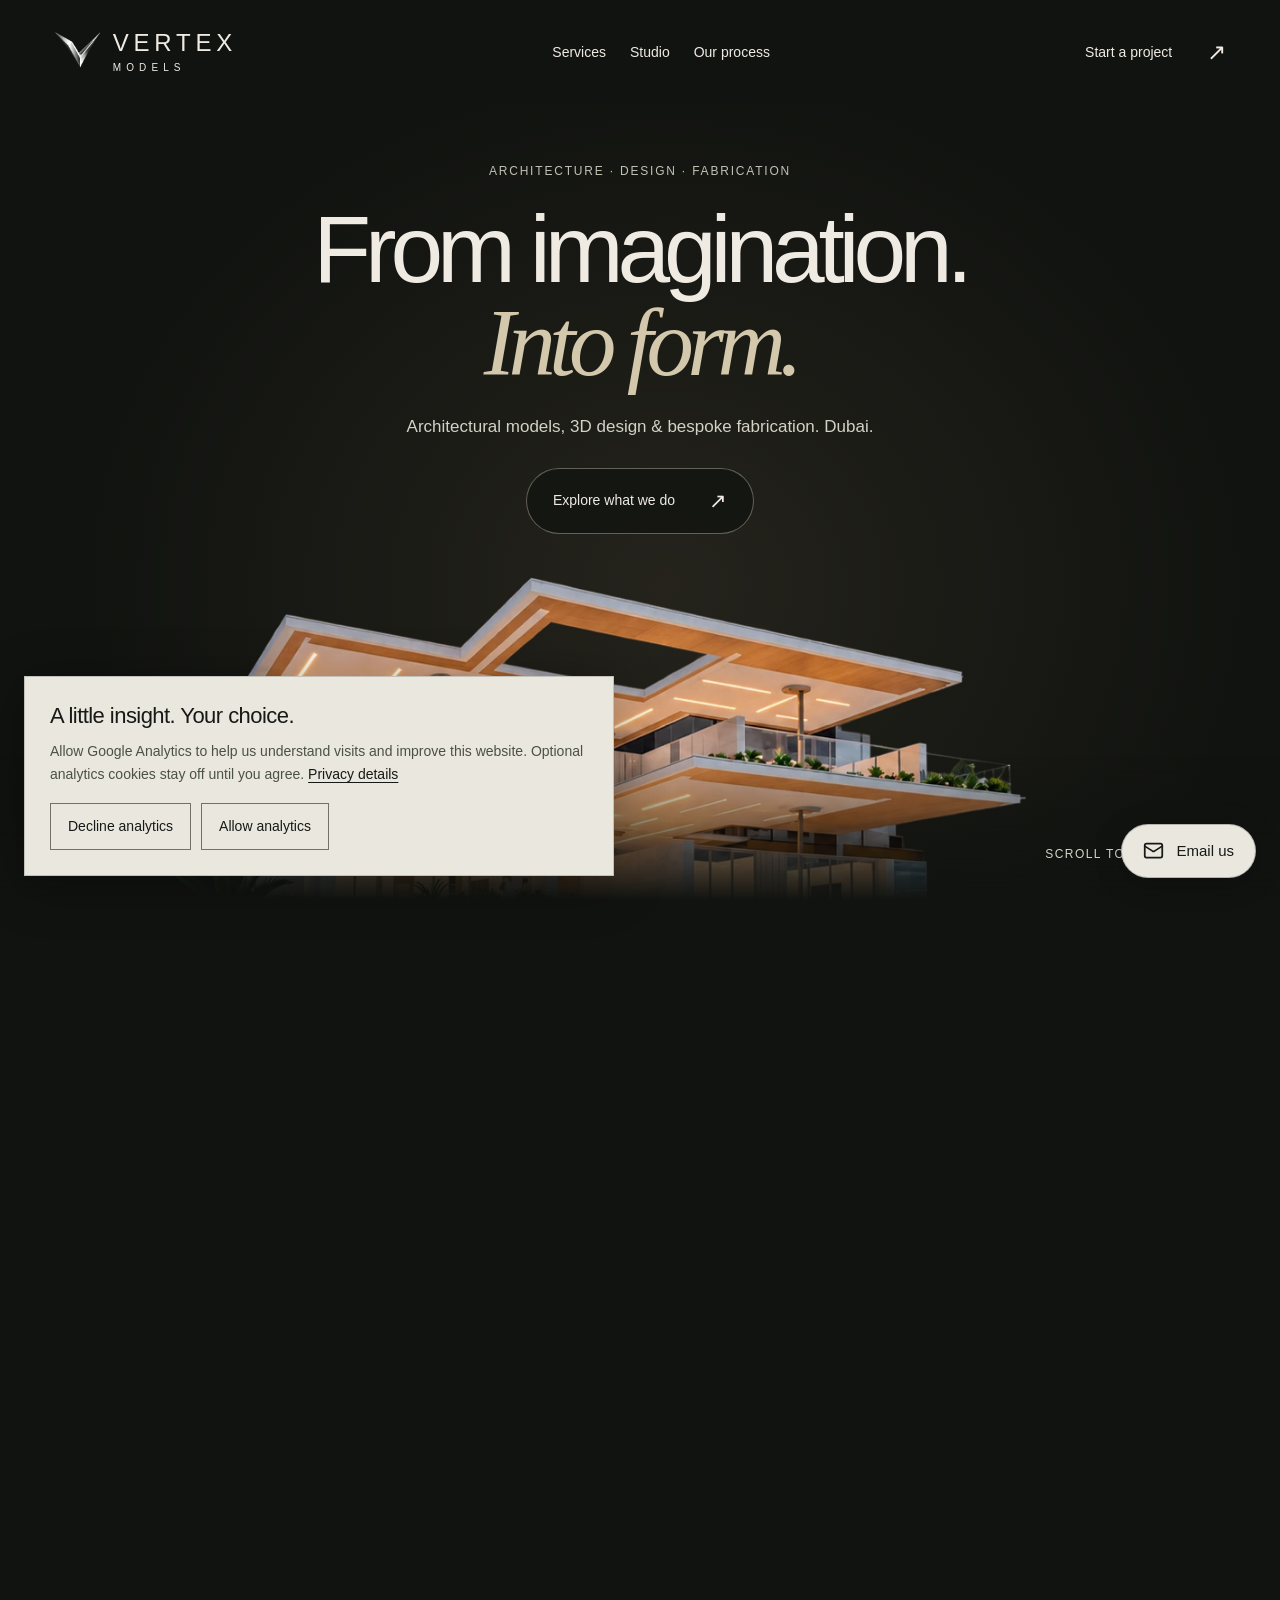
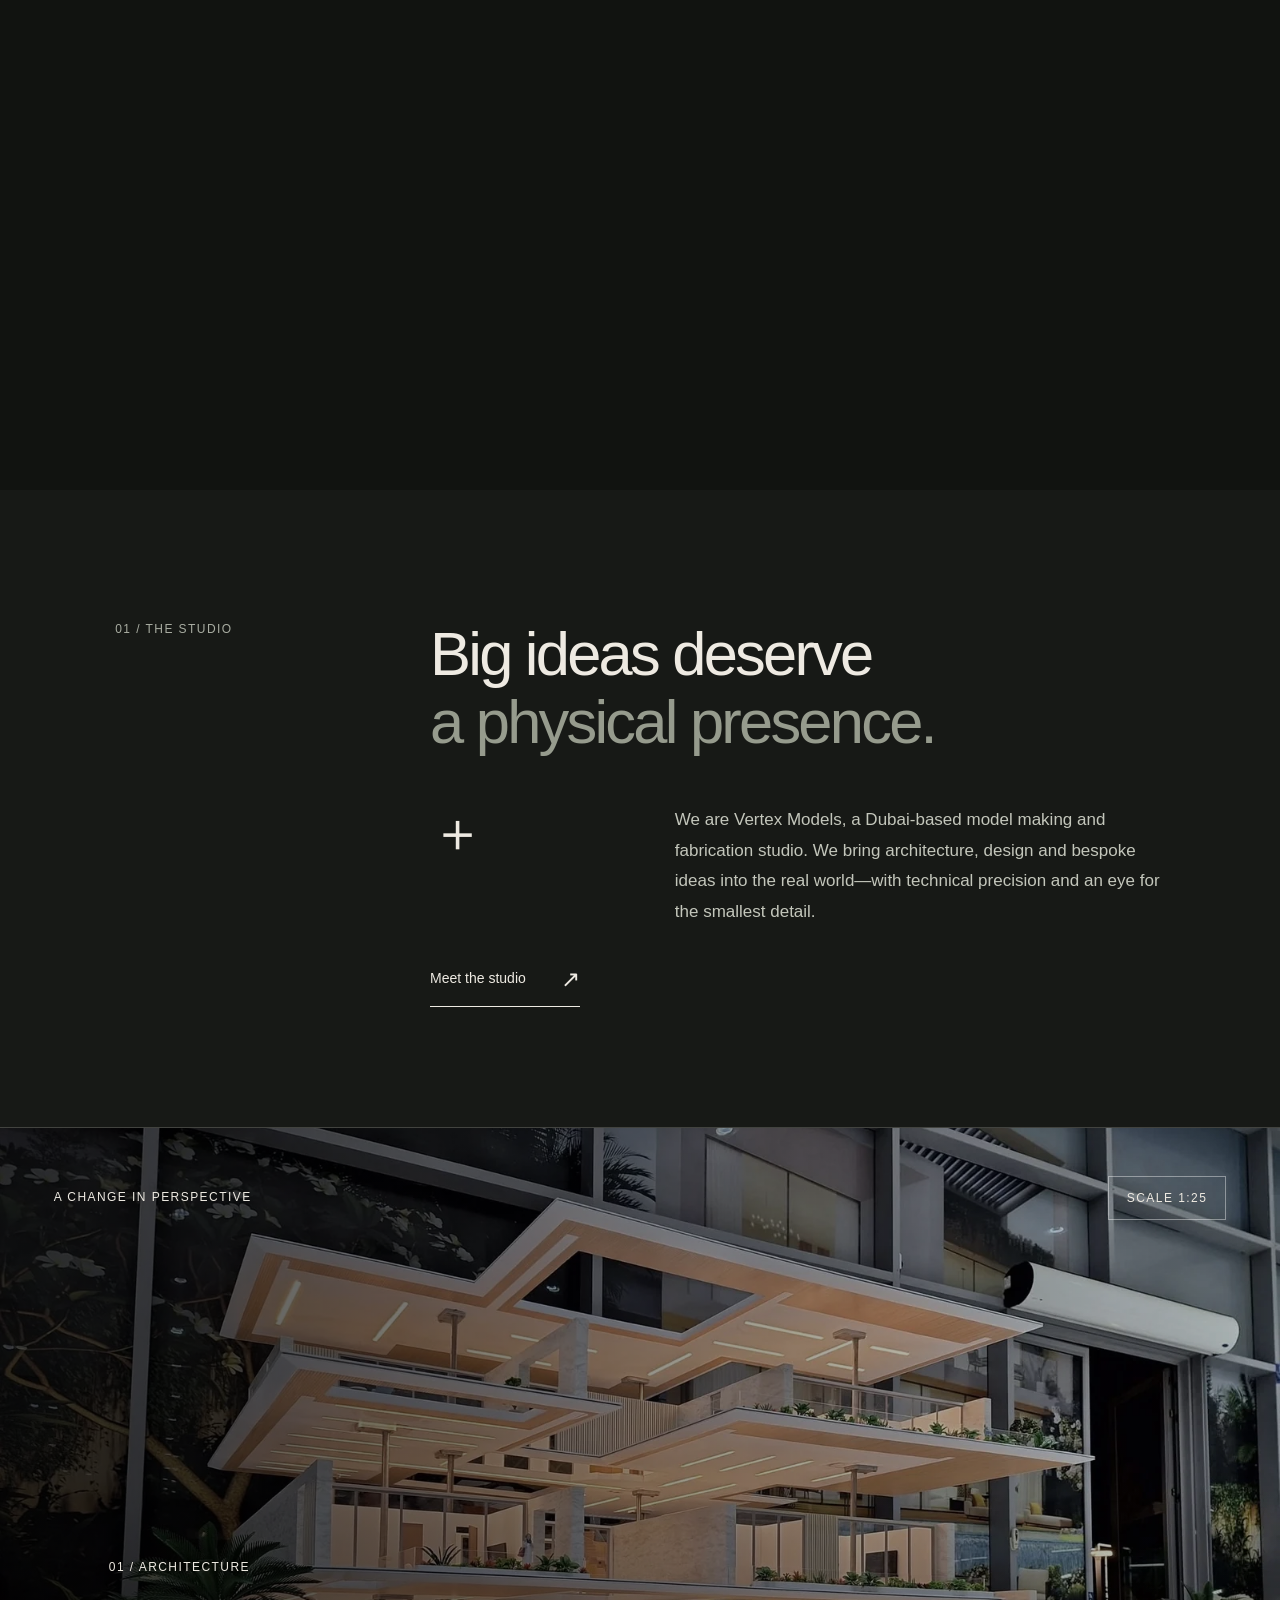
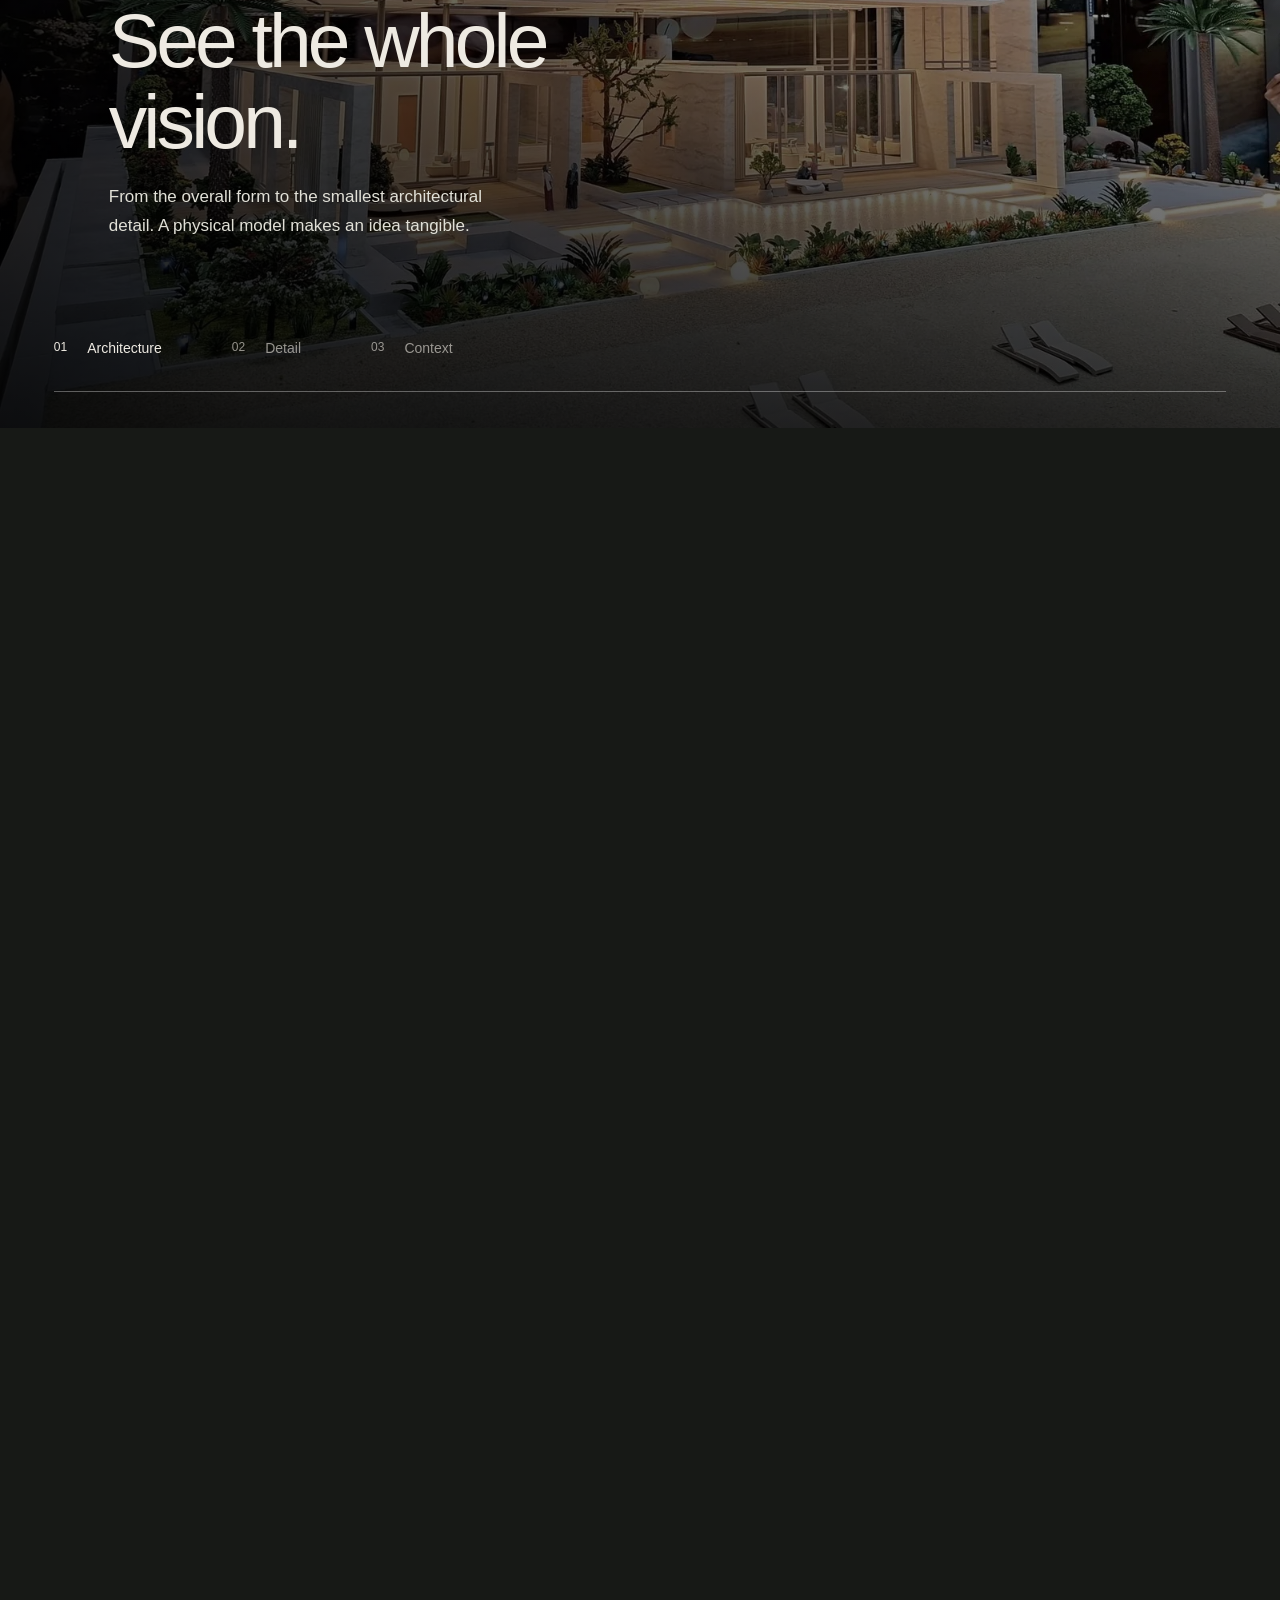
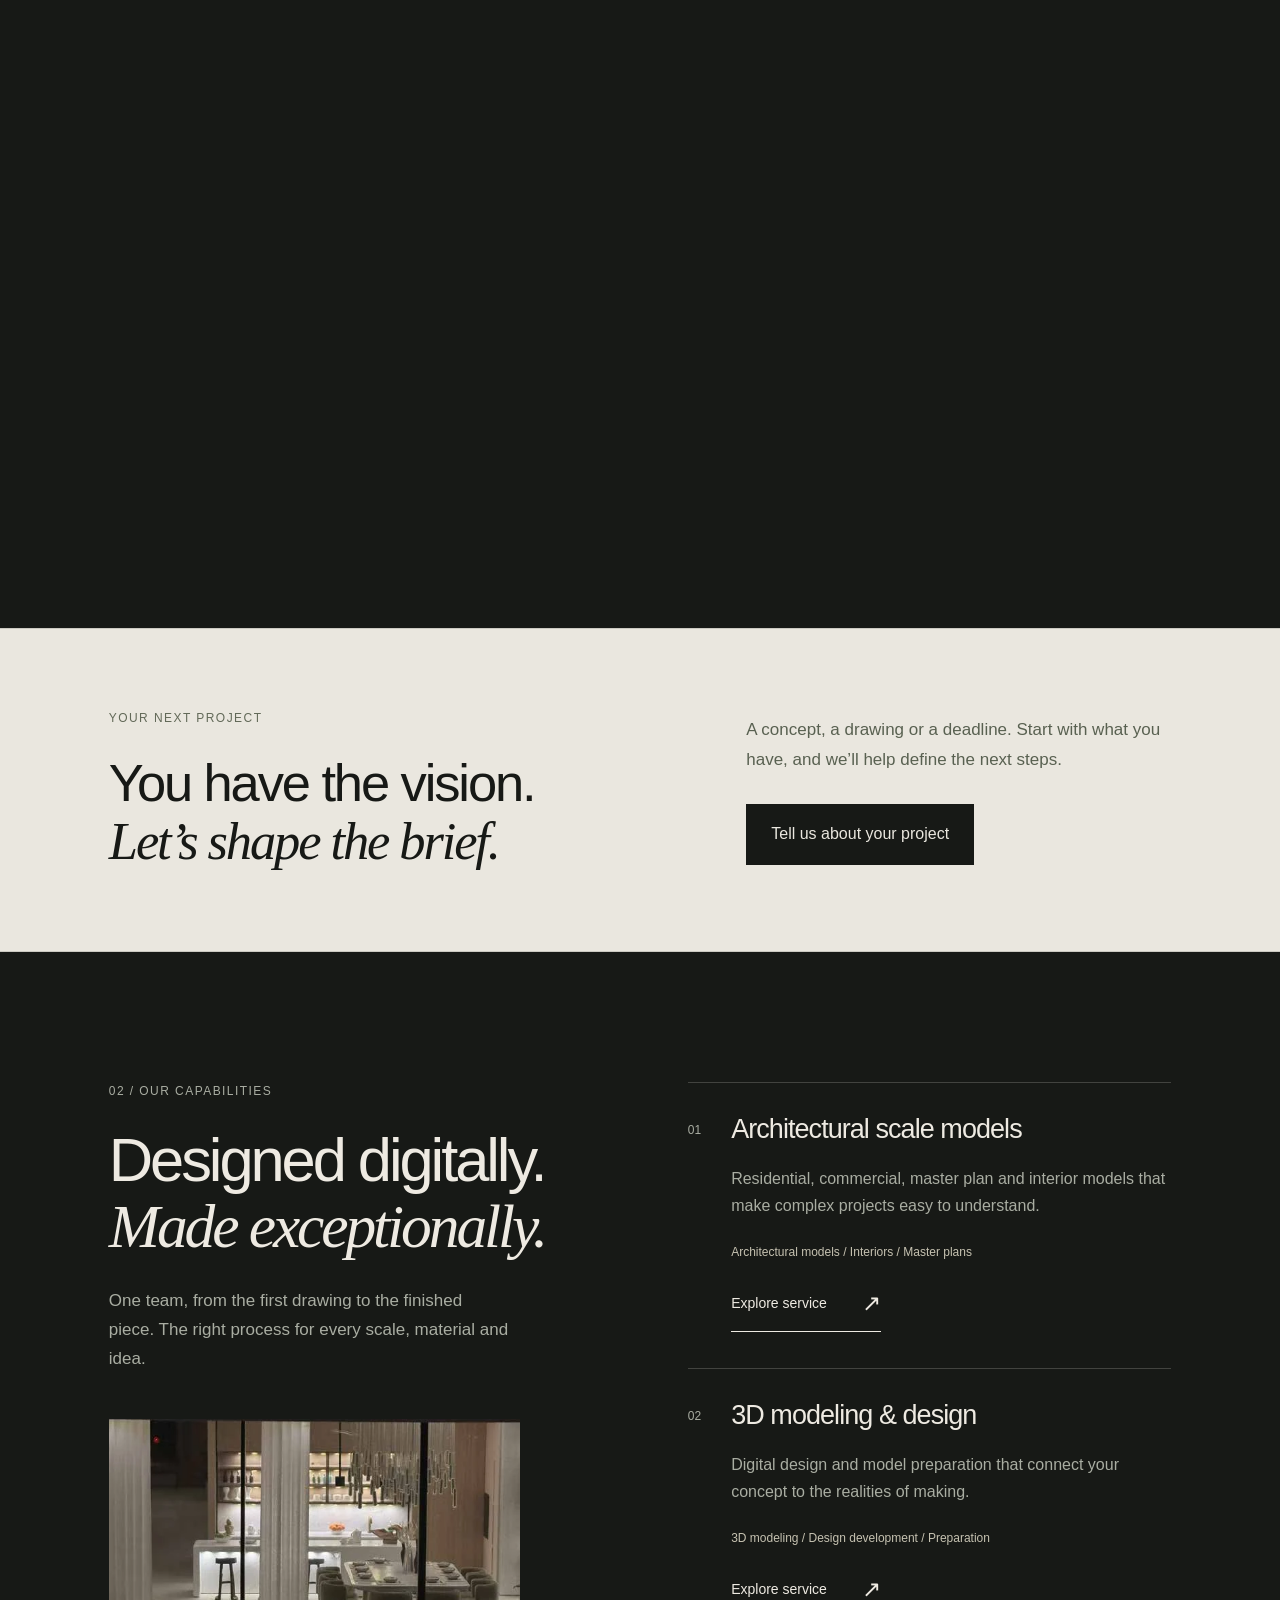
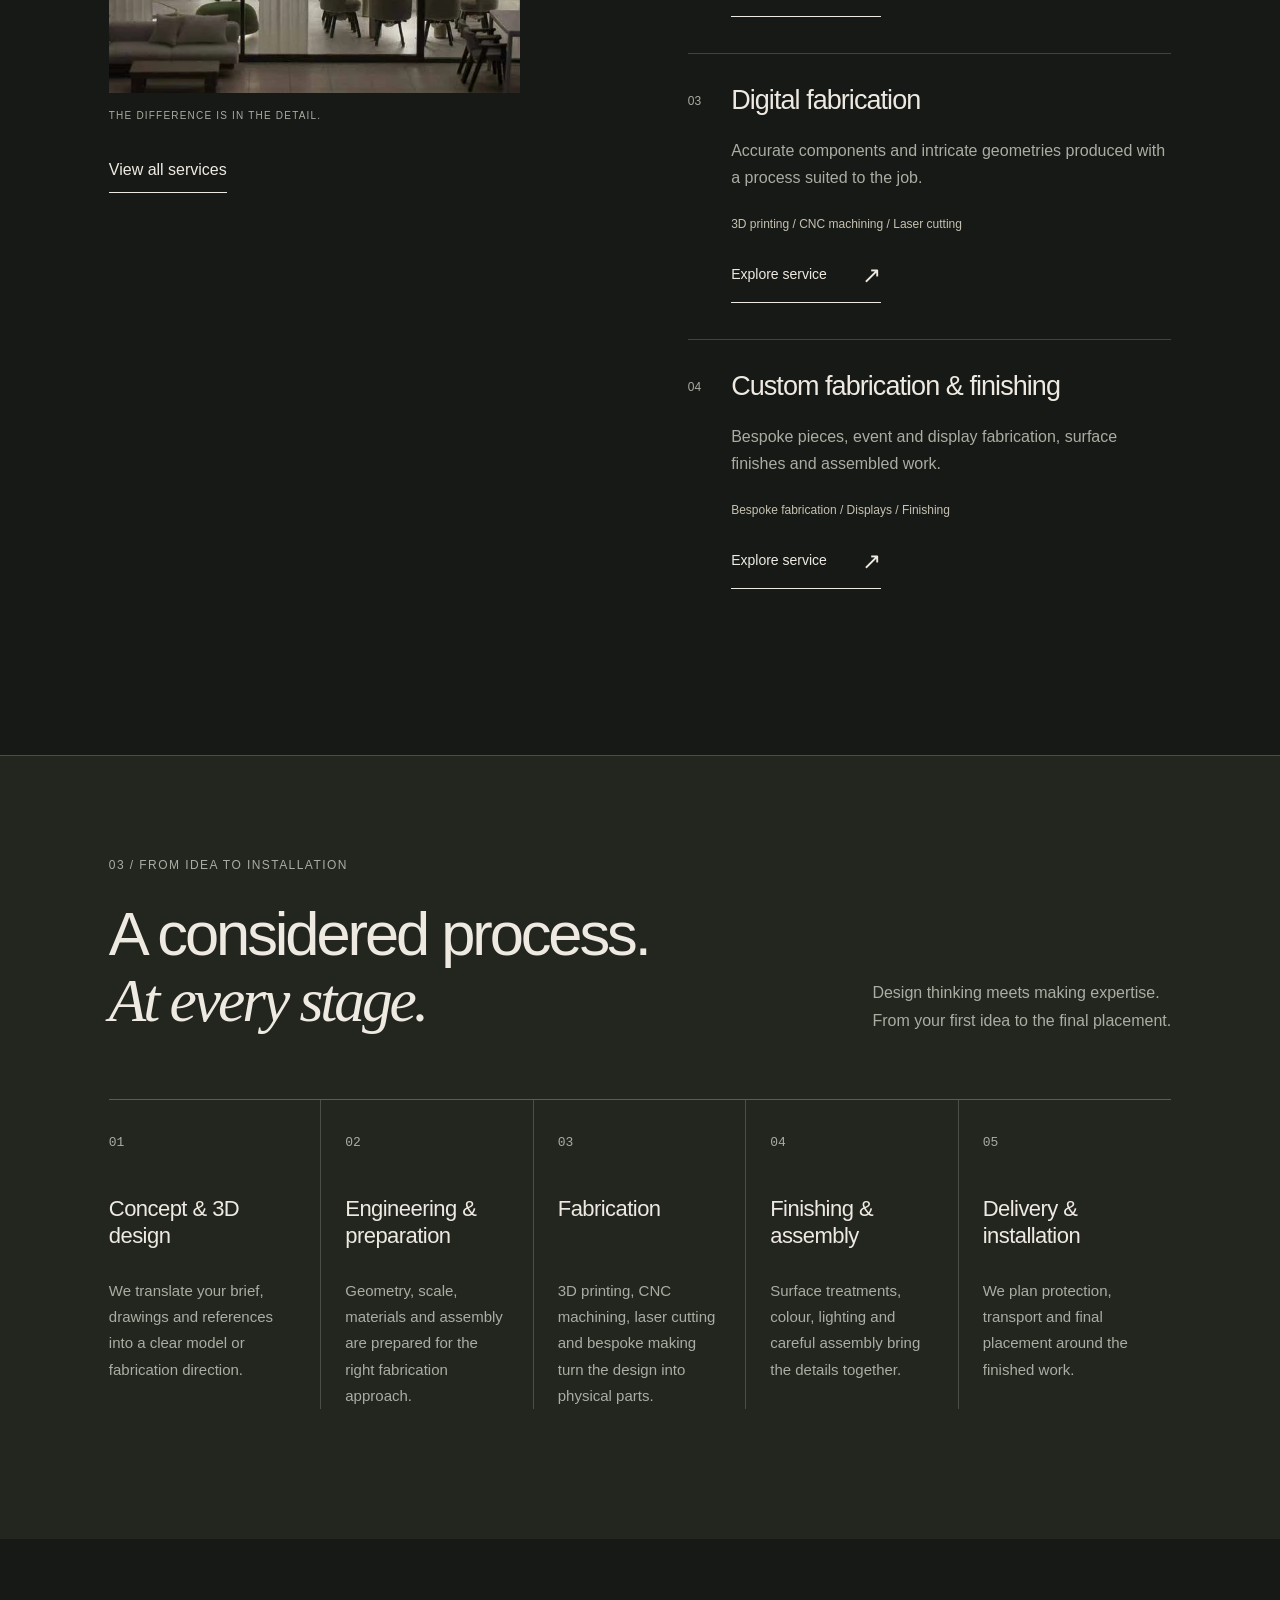
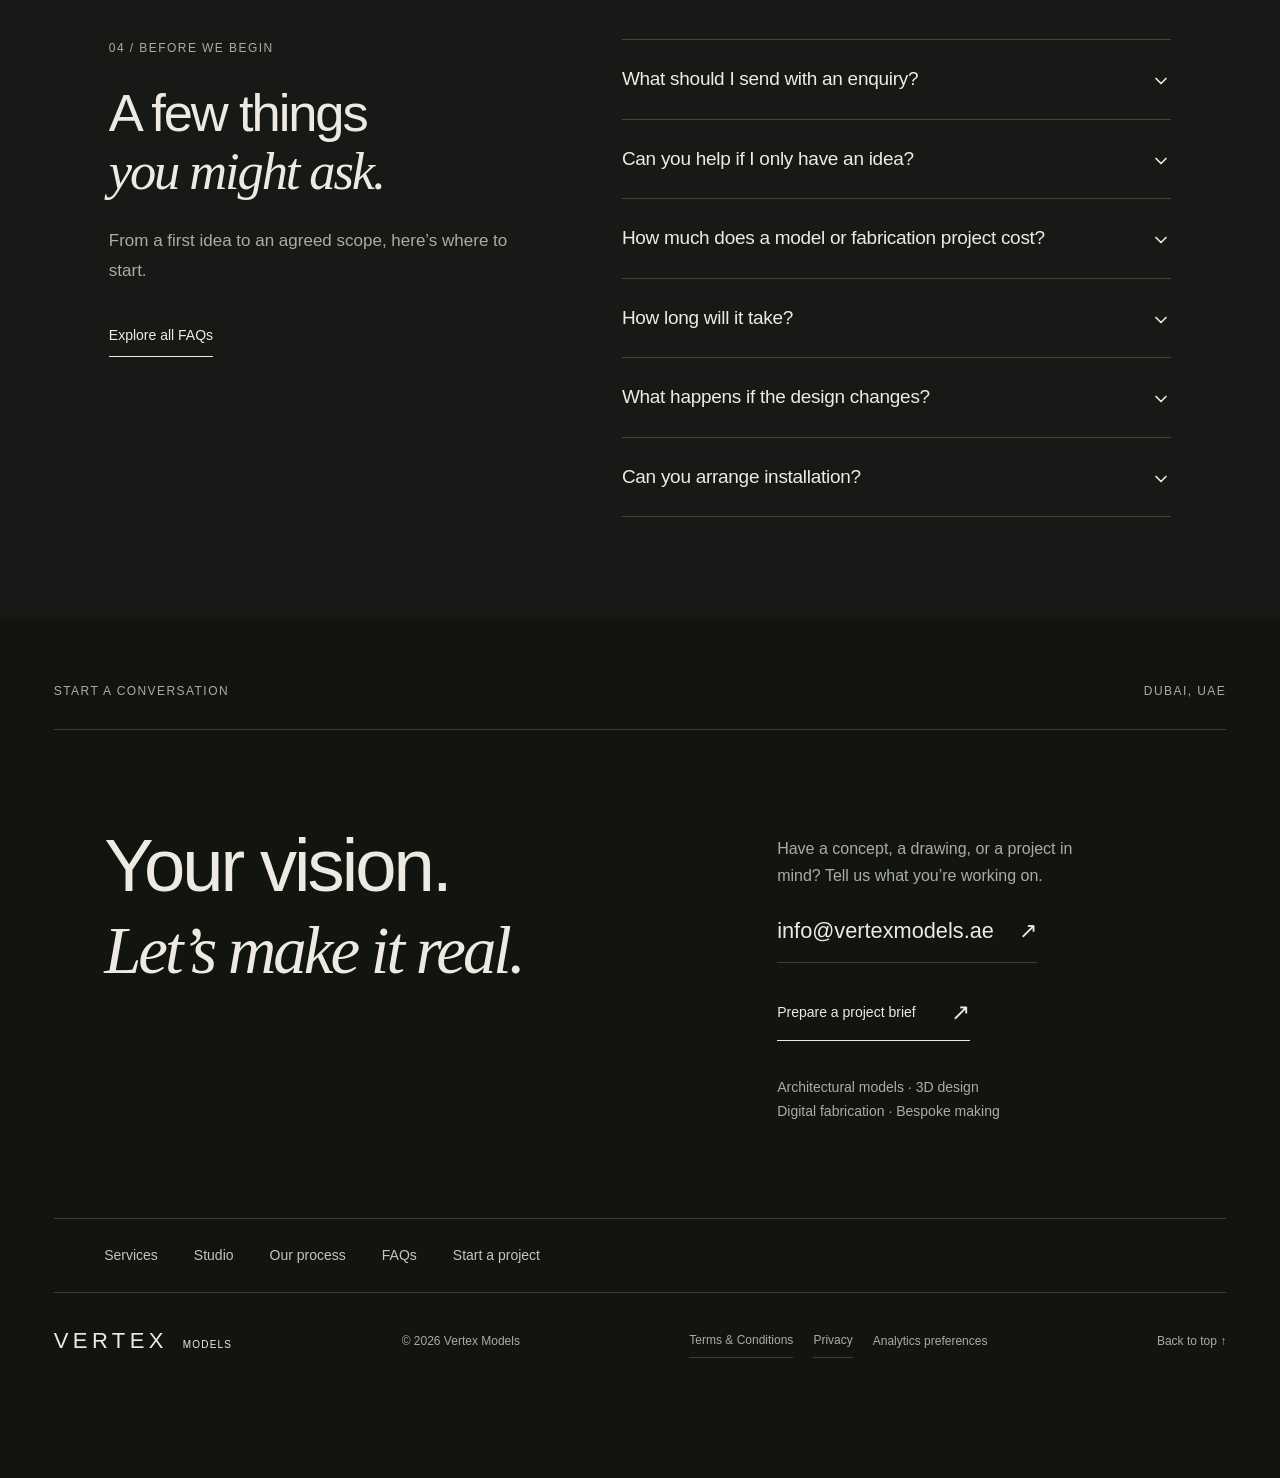
<file: index.html>
<!DOCTYPE html><html lang="en"><head><meta charSet="utf-8"/><meta name="viewport" content="width=device-width, initial-scale=1"/><link rel="preload" href="/images/vertex-mark.png" as="image"/><link rel="preload" as="image" imageSrcSet="/images/hero-architecture-800.webp 800w, /images/hero-architecture-1200.webp 1200w, /images/hero-architecture-1600.webp 1600w, /images/hero-architecture-1934.webp 1934w" imageSizes="(max-width:760px) 290vw, 100vw" fetchPriority="high"/><link rel="stylesheet" href="/_next/static/css/index.QuBADiO-.css" data-rsc-css-href="/_next/static/css/index.QuBADiO-.css" data-precedence="vite-rsc/importer-resources"/><link rel="stylesheet" href="/_next/static/css/page.BGR_0NIq.css" data-precedence="vite-rsc/client-reference"/><link rel="modulepreload" fetchPriority="low" href="/_next/static/chunks/index-BphNCeyu.js"/><script src="/_next/static/chunks/rolldown-runtime-C60lm6uB.js" type="module" async=""></script><script src="/_next/static/chunks/framework-D_rUT4EX.js" type="module" async=""></script><script src="/_next/static/chunks/navigation-errors-By4dF-Cc.js" type="module" async=""></script><link rel="modulepreload" href="/_next/static/chunks/layout-segment-context-CZuvVCI-.js" crossorigin=""/><link rel="modulepreload" href="/_next/static/chunks/Icon-COpRllaJ.js" crossorigin=""/><link rel="modulepreload" href="/_next/static/chunks/analytics-consent-O_36Z6cu.js" crossorigin=""/><link rel="modulepreload" href="/_next/static/chunks/analytics-Bzyf-aNp.js" crossorigin=""/><link rel="modulepreload" href="/_next/static/chunks/page-DEtrEk8H.js" crossorigin=""/><link rel="modulepreload" href="/_next/static/chunks/faq-list-wmA3N3p4.js" crossorigin=""/><link rel="modulepreload" href="/_next/static/chunks/utils-CyEXM8_e.js" crossorigin=""/><link rel="modulepreload" href="/_next/static/chunks/chevron-down-DZxvEe2u.js" crossorigin=""/><link rel="modulepreload" href="/_next/static/chunks/services-r0IvFEFM.js" crossorigin=""/><title>Vertex Models — Vision, made tangible.</title><meta name="description" content="Architectural scale models, 3D design, printing and custom fabrication in Dubai. From the first concept to the final detail."/><meta name="robots" content="index, follow"/><meta property="og:title" content="Vertex Models — Vision, made tangible."/><meta property="og:description" content="Architectural scale models, 3D design, printing and custom fabrication in Dubai. From the first concept to the final detail."/><meta property="og:url" content="https://vertexmodels.ae"/><meta property="og:site_name" content="Vertex Models"/><meta property="og:type" content="website"/><meta property="og:locale" content="en_AE"/><meta property="og:image" content="https://vertexmodels.ae/images/p2-50.webp"/><meta property="og:image:alt" content="Architectural villa scale model from the Vertex Models portfolio"/><meta name="twitter:card" content="summary_large_image"/><meta name="twitter:title" content="Vertex Models — Vision, made tangible."/><meta name="twitter:description" content="Architectural scale models, 3D design, printing and custom fabrication in Dubai. From the first concept to the final detail."/><meta name="twitter:image" content="https://vertexmodels.ae/images/p2-50.webp"/><meta name="twitter:image:alt" content="Architectural villa scale model from the Vertex Models portfolio"/><link rel="shortcut icon" href="/favicon.svg"/><link rel="icon" href="/favicon.svg"/><link rel="canonical" href="https://vertexmodels.ae"/><script>Object.assign(((self[Symbol.for("vinext.navigationRuntime")]??={bootstrap:{routeManifest:null},functions:{}}).bootstrap.rsc??={rsc:[]}),{params:{},nav:{"pathname":"/","searchParams":[]}})</script><link rel="modulepreload" href="/_next/static/chunks/index-BphNCeyu.js" />
</head><body><a class="skip-link" href="#main">Skip to content</a><div id="top"></div><main id="main"><section class="opening-scroll" aria-label="Vertex Models introduction"><div class="opening-stage"><div class="opening-nav opening-site-navigation"><header class="site-header"><a href="/" class="brand" aria-label="Vertex Models home"><span class="brand-mark"><img src="/images/vertex-mark.png" alt=""/></span><span>VERTEX<span class="brand-sub">MODELS</span></span></a><nav class="desktop-nav" aria-label="Main navigation"><a href="/services">Services</a><a href="/studio">Studio</a><a href="/#process">Our process</a></nav><a href="/start-a-project" class="header-contact">Start a project <span aria-hidden="true">↗</span></a><details class="mobile-nav"><summary>Menu <span>＋</span></summary><nav aria-label="Mobile navigation"><a href="/services">Services</a><a href="/studio">Studio</a><a href="/#process">Our process</a><a href="/faqs">FAQs</a><a href="/start-a-project">Start a project</a></nav></details></header></div><div class="opening-atmosphere" aria-hidden="true"></div><div class="opening-copy"><span class="opening-eyebrow">ARCHITECTURE · DESIGN · FABRICATION</span><h1>From imagination.<br/><em>Into form.</em></h1><p>Architectural models, 3D design<br class="opening-mobile-break"/> &amp; bespoke fabrication. Dubai.</p><a class="opening-cta" href="#capabilities">Explore what we do <span aria-hidden="true">↗</span></a></div><div class="opening-model" aria-hidden="true"><img src="/images/opening/villa-cutout.webp" alt="" fetchPriority="high" decoding="async"/></div><div class="opening-floor" aria-hidden="true"></div><svg class="opening-outline" viewBox="0 0 1200 800" aria-hidden="true"><text x="600" y="432" text-anchor="middle" font-family="Arial, Helvetica, sans-serif" font-weight="800" font-size="204.00000000000003" letter-spacing="-14.280000000000003">VERTEX</text><text x="600" y="508" text-anchor="middle" font-family="Arial, Helvetica, sans-serif" font-weight="500" font-size="39.6" letter-spacing="17.028">MODELS</text></svg><svg class="opening-word-mask" viewBox="0 0 1200 800" aria-hidden="true"><defs><mask id="vertex-word-window" maskUnits="userSpaceOnUse" x="0" y="0" width="1200" height="800"><rect width="1200" height="800" fill="white"></rect><text x="600" y="432" text-anchor="middle" font-family="Arial, Helvetica, sans-serif" font-weight="800" font-size="204.00000000000003" letter-spacing="-14.280000000000003" fill="black">VERTEX</text><text x="600" y="508" text-anchor="middle" font-family="Arial, Helvetica, sans-serif" font-weight="500" font-size="39.6" letter-spacing="17.028" fill="black">MODELS</text></mask></defs><rect width="1200" height="800" fill="#111310" mask="url(#vertex-word-window)"></rect></svg><div class="opening-signature" aria-hidden="true"><span class="opening-signature-mark"><img src="/images/vertex-mark.png" alt=""/></span></div><span class="opening-location">DUBAI, UAE</span><div class="opening-scroll-cue" aria-hidden="true"><span>SCROLL TO REVEAL</span><span>↓</span></div><div class="opening-progress" aria-hidden="true"></div></div></section><section class="intro-section"><span class="section-index">01 / THE STUDIO</span><div><h2>Big ideas deserve<br/><span class="muted">a physical presence.</span></h2><div class="intro-bottom"><span class="crosshair" aria-hidden="true">＋</span><p>We are Vertex Models, a Dubai-based model making and fabrication studio. We bring architecture, design and bespoke ideas into the real world—with technical precision and an eye for the smallest detail.</p></div><a href="/studio" class="text-link intro-studio-link">Meet the studio <span aria-hidden="true">↗</span></a></div></section><section class="perspectives" id="perspectives" aria-label="Explore the work at different scales"><div class="perspective-sticky"><div class="scene-images"><img src="/images/hero-architecture-1934.webp" srcSet="/images/hero-architecture-800.webp 800w, /images/hero-architecture-1200.webp 1200w, /images/hero-architecture-1600.webp 1600w, /images/hero-architecture-1934.webp 1934w" sizes="(max-width:760px) 290vw, 100vw" alt="Private villa architectural model" class="active" loading="eager" fetchPriority="high" decoding="async" aria-hidden="false"/><img src="/images/hero-detail-2400.webp" srcSet="/images/hero-detail-800.webp 800w, /images/hero-detail-1200.webp 1200w, /images/hero-detail-1600.webp 1600w, /images/hero-detail-2400.webp 2400w" sizes="(max-width:760px) 290vw, 100vw" alt="Illuminated villa interior model" class="" loading="lazy" decoding="async" aria-hidden="true"/><img src="/images/hero-context-2400.webp" srcSet="/images/hero-context-800.webp 800w, /images/hero-context-1200.webp 1200w, /images/hero-context-1600.webp 1600w, /images/hero-context-2400.webp 2400w" sizes="(max-width:760px) 290vw, 100vw" alt="Residential master plan model" class="" loading="lazy" decoding="async" aria-hidden="true"/></div><div class="scene-shade"></div><div class="scene-top"><span class="eyebrow">A CHANGE IN PERSPECTIVE</span><span class="scene-scale">SCALE <!-- -->1:25</span></div><div class="scene-content"><span class="eyebrow">01 / ARCHITECTURE</span><h2>See the whole vision.</h2><p>From the overall form to the smallest architectural detail. A physical model makes an idea tangible.</p></div><div class="scene-controls"><button aria-label="Show architecture" aria-pressed="true" class="active"><span>0<!-- -->1</span><span>Architecture</span></button><button aria-label="Show detail" aria-pressed="false" class=""><span>0<!-- -->2</span><span>Detail</span></button><button aria-label="Show context" aria-pressed="false" class=""><span>0<!-- -->3</span><span>Context</span></button><div class="scene-progress" style="transform:scaleX(0)"></div></div></div></section><section class="home-invitation" aria-labelledby="project-invitation-title"><div><span class="section-index">YOUR NEXT PROJECT</span><h2 id="project-invitation-title">You have the vision.<br/><em>Let’s shape the brief.</em></h2></div><div><p>A concept, a drawing or a deadline. Start with what you have, and we’ll help define the next steps.</p><a class="solid-link" href="/start-a-project">Tell us about your project</a></div></section><section class="capabilities-section" id="capabilities"><div class="capability-heading"><span class="section-index">02 / OUR CAPABILITIES</span><h2>Designed digitally.<br/><em>Made exceptionally.</em></h2><p>One team, from the first drawing to the finished piece. The right process for every scale, material and idea.</p><img src="/images/p15-770.webp" alt="Detailed illuminated miniature interior" loading="lazy"/><span class="image-footnote">THE DIFFERENCE IS IN THE DETAIL.</span><a href="/services" class="text-link capability-overview-link">View all services</a></div><div class="capability-list"><article class="capability"><span class="cap-number">01</span><div><h3>Architectural scale models</h3><p>Residential, commercial, master plan and interior models that make complex projects easy to understand.</p><span class="cap-meta">Architectural models / Interiors / Master plans</span><br/><a href="/services/architectural-models" class="text-link">Explore service <span aria-hidden="true">↗</span></a></div></article><article class="capability"><span class="cap-number">02</span><div><h3>3D modeling &amp; design</h3><p>Digital design and model preparation that connect your concept to the realities of making.</p><span class="cap-meta">3D modeling / Design development / Preparation</span><br/><a href="/services/3d-modeling-design" class="text-link">Explore service <span aria-hidden="true">↗</span></a></div></article><article class="capability"><span class="cap-number">03</span><div><h3>Digital fabrication</h3><p>Accurate components and intricate geometries produced with a process suited to the job.</p><span class="cap-meta">3D printing / CNC machining / Laser cutting</span><br/><a href="/services/digital-fabrication" class="text-link">Explore service <span aria-hidden="true">↗</span></a></div></article><article class="capability"><span class="cap-number">04</span><div><h3>Custom fabrication &amp; finishing</h3><p>Bespoke pieces, event and display fabrication, surface finishes and assembled work.</p><span class="cap-meta">Bespoke fabrication / Displays / Finishing</span><br/><a href="/services/custom-fabrication" class="text-link">Explore service <span aria-hidden="true">↗</span></a></div></article></div></section><section class="process-section" id="process"><div class="section-top"><div><span class="section-index">03 / FROM IDEA TO INSTALLATION</span><h2>A considered process.<br/><em>At every stage.</em></h2></div><p class="section-side-copy">Design thinking meets making expertise.<br/>From your first idea to the final placement.</p></div><div class="process-list"><article><span class="process-number">0<!-- -->1</span><h3>Concept &amp; 3D design</h3><p>We translate your brief, drawings and references into a clear model or fabrication direction.</p></article><article><span class="process-number">0<!-- -->2</span><h3>Engineering &amp; preparation</h3><p>Geometry, scale, materials and assembly are prepared for the right fabrication approach.</p></article><article><span class="process-number">0<!-- -->3</span><h3>Fabrication</h3><p>3D printing, CNC machining, laser cutting and bespoke making turn the design into physical parts.</p></article><article><span class="process-number">0<!-- -->4</span><h3>Finishing &amp; assembly</h3><p>Surface treatments, colour, lighting and careful assembly bring the details together.</p></article><article><span class="process-number">0<!-- -->5</span><h3>Delivery &amp; installation</h3><p>We plan protection, transport and final placement around the finished work.</p></article></div></section><section class="home-questions" id="faqs" aria-labelledby="home-faq-title"><div class="home-questions-heading"><span class="section-index">04 / BEFORE WE BEGIN</span><h2 id="home-faq-title">A few things<br/><em>you might ask.</em></h2><p>From a first idea to an agreed scope, here’s where to start.</p><a class="text-link" href="/faqs">Explore all FAQs</a></div><div data-slot="accordion" class="faq-list" data-orientation="vertical"><div data-state="closed" data-orientation="vertical" data-slot="accordion-item" class="border-b last:border-b-0"><h3 data-orientation="vertical" data-state="closed" class="flex"><button type="button" aria-expanded="false" data-state="closed" data-orientation="vertical" id="radix-_R_6uai_" data-slot="accordion-trigger" class="flex flex-1 items-start justify-between gap-4 rounded-md py-4 text-left text-sm font-medium transition-all outline-none hover:underline focus-visible:border-ring focus-visible:ring-[3px] focus-visible:ring-ring/50 disabled:pointer-events-none disabled:opacity-50 [&amp;[data-state=open]&gt;svg]:rotate-180" data-radix-collection-item="">What should I send with an enquiry?<svg xmlns="http://www.w3.org/2000/svg" width="24" height="24" viewBox="0 0 24 24" fill="none" stroke="currentColor" stroke-width="2" stroke-linecap="round" stroke-linejoin="round" class="lucide lucide-chevron-down pointer-events-none size-4 shrink-0 translate-y-0.5 text-muted-foreground transition-transform duration-200" aria-hidden="true"><path d="m6 9 6 6 6-6"></path></svg></button></h3><div data-state="closed" id="radix-_R_16uai_" hidden="" role="region" aria-labelledby="radix-_R_6uai_" data-orientation="vertical" data-slot="accordion-content" class="overflow-hidden text-sm data-[state=closed]:animate-accordion-up data-[state=open]:animate-accordion-down" style="--radix-accordion-content-height:var(--radix-collapsible-content-height);--radix-accordion-content-width:var(--radix-collapsible-content-width)"></div></div><div data-state="closed" data-orientation="vertical" data-slot="accordion-item" class="border-b last:border-b-0"><h3 data-orientation="vertical" data-state="closed" class="flex"><button type="button" aria-expanded="false" data-state="closed" data-orientation="vertical" id="radix-_R_auai_" data-slot="accordion-trigger" class="flex flex-1 items-start justify-between gap-4 rounded-md py-4 text-left text-sm font-medium transition-all outline-none hover:underline focus-visible:border-ring focus-visible:ring-[3px] focus-visible:ring-ring/50 disabled:pointer-events-none disabled:opacity-50 [&amp;[data-state=open]&gt;svg]:rotate-180" data-radix-collection-item="">Can you help if I only have an idea?<svg xmlns="http://www.w3.org/2000/svg" width="24" height="24" viewBox="0 0 24 24" fill="none" stroke="currentColor" stroke-width="2" stroke-linecap="round" stroke-linejoin="round" class="lucide lucide-chevron-down pointer-events-none size-4 shrink-0 translate-y-0.5 text-muted-foreground transition-transform duration-200" aria-hidden="true"><path d="m6 9 6 6 6-6"></path></svg></button></h3><div data-state="closed" id="radix-_R_1auai_" hidden="" role="region" aria-labelledby="radix-_R_auai_" data-orientation="vertical" data-slot="accordion-content" class="overflow-hidden text-sm data-[state=closed]:animate-accordion-up data-[state=open]:animate-accordion-down" style="--radix-accordion-content-height:var(--radix-collapsible-content-height);--radix-accordion-content-width:var(--radix-collapsible-content-width)"></div></div><div data-state="closed" data-orientation="vertical" data-slot="accordion-item" class="border-b last:border-b-0"><h3 data-orientation="vertical" data-state="closed" class="flex"><button type="button" aria-expanded="false" data-state="closed" data-orientation="vertical" id="radix-_R_euai_" data-slot="accordion-trigger" class="flex flex-1 items-start justify-between gap-4 rounded-md py-4 text-left text-sm font-medium transition-all outline-none hover:underline focus-visible:border-ring focus-visible:ring-[3px] focus-visible:ring-ring/50 disabled:pointer-events-none disabled:opacity-50 [&amp;[data-state=open]&gt;svg]:rotate-180" data-radix-collection-item="">How much does a model or fabrication project cost?<svg xmlns="http://www.w3.org/2000/svg" width="24" height="24" viewBox="0 0 24 24" fill="none" stroke="currentColor" stroke-width="2" stroke-linecap="round" stroke-linejoin="round" class="lucide lucide-chevron-down pointer-events-none size-4 shrink-0 translate-y-0.5 text-muted-foreground transition-transform duration-200" aria-hidden="true"><path d="m6 9 6 6 6-6"></path></svg></button></h3><div data-state="closed" id="radix-_R_1euai_" hidden="" role="region" aria-labelledby="radix-_R_euai_" data-orientation="vertical" data-slot="accordion-content" class="overflow-hidden text-sm data-[state=closed]:animate-accordion-up data-[state=open]:animate-accordion-down" style="--radix-accordion-content-height:var(--radix-collapsible-content-height);--radix-accordion-content-width:var(--radix-collapsible-content-width)"></div></div><div data-state="closed" data-orientation="vertical" data-slot="accordion-item" class="border-b last:border-b-0"><h3 data-orientation="vertical" data-state="closed" class="flex"><button type="button" aria-expanded="false" data-state="closed" data-orientation="vertical" id="radix-_R_iuai_" data-slot="accordion-trigger" class="flex flex-1 items-start justify-between gap-4 rounded-md py-4 text-left text-sm font-medium transition-all outline-none hover:underline focus-visible:border-ring focus-visible:ring-[3px] focus-visible:ring-ring/50 disabled:pointer-events-none disabled:opacity-50 [&amp;[data-state=open]&gt;svg]:rotate-180" data-radix-collection-item="">How long will it take?<svg xmlns="http://www.w3.org/2000/svg" width="24" height="24" viewBox="0 0 24 24" fill="none" stroke="currentColor" stroke-width="2" stroke-linecap="round" stroke-linejoin="round" class="lucide lucide-chevron-down pointer-events-none size-4 shrink-0 translate-y-0.5 text-muted-foreground transition-transform duration-200" aria-hidden="true"><path d="m6 9 6 6 6-6"></path></svg></button></h3><div data-state="closed" id="radix-_R_1iuai_" hidden="" role="region" aria-labelledby="radix-_R_iuai_" data-orientation="vertical" data-slot="accordion-content" class="overflow-hidden text-sm data-[state=closed]:animate-accordion-up data-[state=open]:animate-accordion-down" style="--radix-accordion-content-height:var(--radix-collapsible-content-height);--radix-accordion-content-width:var(--radix-collapsible-content-width)"></div></div><div data-state="closed" data-orientation="vertical" data-slot="accordion-item" class="border-b last:border-b-0"><h3 data-orientation="vertical" data-state="closed" class="flex"><button type="button" aria-expanded="false" data-state="closed" data-orientation="vertical" id="radix-_R_muai_" data-slot="accordion-trigger" class="flex flex-1 items-start justify-between gap-4 rounded-md py-4 text-left text-sm font-medium transition-all outline-none hover:underline focus-visible:border-ring focus-visible:ring-[3px] focus-visible:ring-ring/50 disabled:pointer-events-none disabled:opacity-50 [&amp;[data-state=open]&gt;svg]:rotate-180" data-radix-collection-item="">What happens if the design changes?<svg xmlns="http://www.w3.org/2000/svg" width="24" height="24" viewBox="0 0 24 24" fill="none" stroke="currentColor" stroke-width="2" stroke-linecap="round" stroke-linejoin="round" class="lucide lucide-chevron-down pointer-events-none size-4 shrink-0 translate-y-0.5 text-muted-foreground transition-transform duration-200" aria-hidden="true"><path d="m6 9 6 6 6-6"></path></svg></button></h3><div data-state="closed" id="radix-_R_1muai_" hidden="" role="region" aria-labelledby="radix-_R_muai_" data-orientation="vertical" data-slot="accordion-content" class="overflow-hidden text-sm data-[state=closed]:animate-accordion-up data-[state=open]:animate-accordion-down" style="--radix-accordion-content-height:var(--radix-collapsible-content-height);--radix-accordion-content-width:var(--radix-collapsible-content-width)"></div></div><div data-state="closed" data-orientation="vertical" data-slot="accordion-item" class="border-b last:border-b-0"><h3 data-orientation="vertical" data-state="closed" class="flex"><button type="button" aria-expanded="false" data-state="closed" data-orientation="vertical" id="radix-_R_quai_" data-slot="accordion-trigger" class="flex flex-1 items-start justify-between gap-4 rounded-md py-4 text-left text-sm font-medium transition-all outline-none hover:underline focus-visible:border-ring focus-visible:ring-[3px] focus-visible:ring-ring/50 disabled:pointer-events-none disabled:opacity-50 [&amp;[data-state=open]&gt;svg]:rotate-180" data-radix-collection-item="">Can you arrange installation?<svg xmlns="http://www.w3.org/2000/svg" width="24" height="24" viewBox="0 0 24 24" fill="none" stroke="currentColor" stroke-width="2" stroke-linecap="round" stroke-linejoin="round" class="lucide lucide-chevron-down pointer-events-none size-4 shrink-0 translate-y-0.5 text-muted-foreground transition-transform duration-200" aria-hidden="true"><path d="m6 9 6 6 6-6"></path></svg></button></h3><div data-state="closed" id="radix-_R_1quai_" hidden="" role="region" aria-labelledby="radix-_R_quai_" data-orientation="vertical" data-slot="accordion-content" class="overflow-hidden text-sm data-[state=closed]:animate-accordion-up data-[state=open]:animate-accordion-down" style="--radix-accordion-content-height:var(--radix-collapsible-content-height);--radix-accordion-content-width:var(--radix-collapsible-content-width)"></div></div></div></section></main><footer id="contact" class="contact-section"><div class="eyebrow"><span>START A CONVERSATION</span><span>DUBAI, UAE</span></div><div class="contact-main"><h2>Your vision.<br/><em>Let’s make it real.</em></h2><div class="contact-info"><p>Have a concept, a drawing, or a project in mind? Tell us what you’re working on.</p><a href="mailto:info@vertexmodels.ae" class="email-link">info@vertexmodels.ae <span aria-hidden="true">↗</span></a><a href="/start-a-project" class="text-link footer-brief">Prepare a project brief <span aria-hidden="true">↗</span></a><p class="contact-small">Architectural models · 3D design<br/>Digital fabrication · Bespoke making</p></div></div><nav class="footer-explore" aria-label="Explore Vertex"><a href="/services">Services</a><a href="/studio">Studio</a><a href="/#process">Our process</a><a href="/faqs">FAQs</a><a href="/start-a-project">Start a project</a></nav><div class="footer-bottom"><a href="/" class="footer-wordmark">VERTEX<span>MODELS</span></a><span>© <!-- -->2026<!-- --> Vertex Models</span><nav class="footer-legal" aria-label="Legal"><a href="/terms">Terms &amp; Conditions</a><a href="/privacy">Privacy</a><button type="button" class="analytics-settings">Analytics preferences</button></nav><a href="#top">Back to top ↑</a></div></footer><a class="floating-contact" href="mailto:info@vertexmodels.ae?subject=Enquiry%20for%20Vertex%20Models" aria-label="Email Vertex Models at info@vertexmodels.ae" title="Email info@vertexmodels.ae"><svg xmlns="http://www.w3.org/2000/svg" width="21" height="21" viewBox="0 0 24 24" fill="none" stroke="currentColor" stroke-width="2" stroke-linecap="round" stroke-linejoin="round" class="lucide lucide-mail" aria-hidden="true"><path d="m22 7-8.991 5.727a2 2 0 0 1-2.009 0L2 7"></path><rect x="2" y="4" width="20" height="16" rx="2"></rect></svg><span>Email us</span></a><script type="module" src="/_next/static/chunks/index-BphNCeyu.js" id="_R_" async=""></script><script>((self[Symbol.for("vinext.navigationRuntime")]??={bootstrap:{routeManifest:null},functions:{}}).bootstrap.rsc??={rsc:[]}).rsc.push("2:I[\"d78cf13b12d2\",[],\"Children\",1]\n")</script><script>((self[Symbol.for("vinext.navigationRuntime")]??={bootstrap:{routeManifest:null},functions:{}}).bootstrap.rsc??={rsc:[]}).rsc.push("3:I[\"61bd68617267\",[],\"default\",1]\n")</script><script>((self[Symbol.for("vinext.navigationRuntime")]??={bootstrap:{routeManifest:null},functions:{}}).bootstrap.rsc??={rsc:[]}).rsc.push("4:I[\"eede81f5ed37\",[],\"AnalyticsConsent\",1]\n")</script><script>((self[Symbol.for("vinext.navigationRuntime")]??={bootstrap:{routeManifest:null},functions:{}}).bootstrap.rsc??={rsc:[]}).rsc.push("5:I[\"704cdca18586\",[],\"GlobalErrorBoundary\",1]\n")</script><script>((self[Symbol.for("vinext.navigationRuntime")]??={bootstrap:{routeManifest:null},functions:{}}).bootstrap.rsc??={rsc:[]}).rsc.push("6:I[\"583f8a064e38\",[],\"default\",1]\n")</script><script>((self[Symbol.for("vinext.navigationRuntime")]??={bootstrap:{routeManifest:null},functions:{}}).bootstrap.rsc??={rsc:[]}).rsc.push("7:I[\"704cdca18586\",[],\"ErrorBoundary\",1]\n")</script><script>((self[Symbol.for("vinext.navigationRuntime")]??={bootstrap:{routeManifest:null},functions:{}}).bootstrap.rsc??={rsc:[]}).rsc.push("8:I[\"3b21ce3da5ba\",[],\"LayoutSegmentProvider\",1]\n")</script><script>((self[Symbol.for("vinext.navigationRuntime")]??={bootstrap:{routeManifest:null},functions:{}}).bootstrap.rsc??={rsc:[]}).rsc.push("9:I[\"d78cf13b12d2\",[],\"Slot\",1]\n")</script><script>((self[Symbol.for("vinext.navigationRuntime")]??={bootstrap:{routeManifest:null},functions:{}}).bootstrap.rsc??={rsc:[]}).rsc.push("a:I[\"704cdca18586\",[],\"NotFoundBoundary\",1]\n")</script><script>((self[Symbol.for("vinext.navigationRuntime")]??={bootstrap:{routeManifest:null},functions:{}}).bootstrap.rsc??={rsc:[]}).rsc.push(":HL[\"/_next/static/css/index.QuBADiO-.css\",\"style\"     ]\n")</script><script>((self[Symbol.for("vinext.navigationRuntime")]??={bootstrap:{routeManifest:null},functions:{}}).bootstrap.rsc??={rsc:[]}).rsc.push(":HL[\"/images/vertex-mark.png\",\"image\"]\n")</script><script>((self[Symbol.for("vinext.navigationRuntime")]??={bootstrap:{routeManifest:null},functions:{}}).bootstrap.rsc??={rsc:[]}).rsc.push("0:{\"page:/\":\"$L1\",\"layout:/\":[[[\"$\",\"link\",\"css:/_next/static/css/index.QuBADiO-.css\",{\"rel\":\"stylesheet\",\"precedence\":\"vite-rsc/importer-resources\",\"href\":\"/_next/static/css/index.QuBADiO-.css\",\"data-rsc-css-href\":\"/_next/static/css/index.QuBADiO-.css\"}],\"$undefined\"],[\"$\",\"html\",null,{\"lang\":\"en\",\"children\":[\"$\",\"body\",null,{\"children\":[[\"$\",\"a\",null,{\"className\":\"skip-link\",\"href\":\"#main\",\"children\":\"Skip to content\"}],[\"$\",\"$L2\",null,{}],[\"$\",\"a\",null,{\"className\":\"floating-contact\",\"href\":\"mailto:info@vertexmodels.ae?subject=Enquiry%20for%20Vertex%20Models\",\"aria-label\":\"Email Vertex Models at info@vertexmodels.ae\",\"title\":\"Email info@vertexmodels.ae\",\"children\":[[\"$\",\"$L3\",null,{\"ref\":\"$undefined\",\"iconNode\":[[\"path\",{\"d\":\"m22 7-8.991 5.727a2 2 0 0 1-2.009 0L2 7\",\"key\":\"132q7q\"}],[\"rect\",{\"x\":\"2\",\"y\":\"4\",\"width\":\"20\",\"height\":\"16\",\"rx\":\"2\",\"key\":\"izxlao\"}]],\"className\":\"lucide-mail\",\"size\":21,\"aria-hidden\":\"true\"}],[\"$\",\"span\",null,{\"children\":\"Email us\"}]]}],[\"$\",\"$L4\",null,{}]]}]}]],\"route:/\":[[[\"$\",\"meta\",null,{\"charSet\":\"utf-8\"}],[[\"$\",\"title\",\"0\",{\"children\":\"Vertex Models — Vision, made tangible.\"}],[\"$\",\"meta\",\"1\",{\"name\":\"description\",\"content\":\"Architectural scale models, 3D design, printing and custom fabrication in Dubai. From the first concept to the final detail.\"}],[\"$\",\"meta\",\"2\",{\"name\":\"robots\",\"content\":\"index, follow\"}],[\"$\",\"meta\",\"3\",{\"property\":\"og:title\",\"content\":\"Vertex Models — Vision, made tangible.\"}],[\"$\",\"meta\",\"4\",{\"property\":\"og:description\",\"content\":\"Architectural scale models, 3D design, printing and custom fabrication in Dubai. From the first concept to the final detail.\"}],[\"$\",\"meta\",\"5\",{\"property\":\"og:url\",\"content\":\"https://vertexmodels.ae\"}],[\"$\",\"meta\",\"6\",{\"property\":\"og:site_name\",\"content\":\"Vertex Models\"}],[\"$\",\"meta\",\"7\",{\"property\":\"og:type\",\"content\":\"website\"}],[\"$\",\"meta\",\"8\",{\"property\":\"og:locale\",\"content\":\"en_AE\"}],[\"$\",\"meta\",\"9\",{\"property\":\"og:image\",\"content\":\"https://vertexmodels.ae/images/p2-50.webp\"}],[\"$\",\"meta\",\"10\",{\"property\":\"og:image:alt\",\"content\":\"Architectural villa scale model from the Vertex Models portfolio\"}],[\"$\",\"meta\",\"11\",{\"name\":\"twitter:card\",\"content\":\"summary_large_image\"}],[\"$\",\"meta\",\"12\",{\"name\":\"twitter:title\",\"content\":\"Vertex Models — Vision, made tangible.\"}],[\"$\",\"meta\",\"13\",{\"name\":\"twitter:description\",\"content\":\"Architectural scale models, 3D design, printing and custom fabrication in Dubai. From the first concept to the final detail.\"}],[\"$\",\"meta\",\"14\",{\"name\":\"twitter:image\",\"content\":\"https://vertexmodels.ae/images/p2-50.webp\"}],[\"$\",\"meta\",\"15\",{\"name\":\"twitter:image:alt\",\"content\":\"Architectural villa scale model from the Vertex Models portfolio\"}],[\"$\",\"link\",\"16\",{\"data-vinext-streamed-icon\":\"$undefined\",\"rel\":\"shortcut icon\",\"href\":\"/favicon.svg\",\"type\":\"$undefined\",\"sizes\":\"$undefined\",\"color\":\"$undefined\",\"media\":\"$undefined\",\"fetchPriority\":\"$undefined\"}],[\"$\",\"link\",\"17\",{\"data-vinext-streamed-icon\":\"$undefined\",\"rel\":\"icon\",\"href\":\"/favicon.svg\",\"type\":\"$undefined\",\"sizes\":\"$undefined\",\"color\":\"$undefined\",\"media\":\"$undefined\",\"fetchPriority\":\"$undefined\"}],[\"$\",\"link\",\"18\",{\"rel\":\"canonical\",\"href\":\"https://vertexmodels.ae\"}]],[[\"$\",\"meta\",\"0\",{\"name\":\"viewport\",\"content\":\"width=device-width, initial-scale=1\"}]]],[\"$\",\"$L5\",null,{\"fallback\":\"$6\",\"children\":[\"$\",\"$L7\",null,{\"fallback\":\"$6\",\"children\":[\"$\",\"$L8\",null,{\"providerId\":\"layout:/\",\"segmentMap\":{\"children\":[]},\"children\":[\"$\",\"$L9\",null,{\"id\":\"layout:/\",\"parallelSlots\":\"$undefined\",\"children\":[\"$\",\"$La\",null,{\"resetKey\":\"\",\"fallback\":[[\"$\",\"header\",null,{\"className\":\"site-header\",\"children\":[[\"$\",\"a\",null,{\"href\":\"/\",\"className\":\"brand\",\"aria-label\":\"Vertex Models home\",\"children\":[[\"$\",\"span\",null,{\"className\":\"brand-mark\",\"children\":[\"$\",\"img\",null,{\"src\":\"/images/vertex-mark.png\",\"alt\":\"\"}]}],[\"$\",\"span\",null,{\"children\":[\"VERTEX\",[\"$\",\"span\",null,{\"className\":\"brand-sub\",\"children\":\"MODELS\"}]]}]]}],[\"$\",\"nav\",null,{\"className\":\"desktop-nav\",\"aria-label\":\"Main navigation\",\"children\":[[\"$\",\"a\",null,{\"href\":\"/services\",\"children\":\"Services\"}],[\"$\",\"a\",null,{\"href\":\"/studio\",\"children\":\"Studio\"}],[\"$\",\"a\",null,{\"href\":\"/#process\",\"children\":\"Our process\"}]]}],[\"$\",\"a\",null,{\"href\":\"/start-a-project\",\"className\":\"header-contact\",\"children\":[\"Start a project \",[\"$\",\"span\",null,{\"aria-hidden\":\"true\",\"children\":\"↗\"}]]}],[\"$\",\"details\",null,{\"className\":\"mobile-nav\",\"children\":[[\"$\",\"summary\",null,{\"children\":[\"Menu \",[\"$\",\"span\",null,{\"children\":\"＋\"}]]}],[\"$\",\"nav\",null,{\"aria-label\":\"Mobile navigation\",\"children\":[[\"$\",\"a\",null,{\"href\":\"/services\",\"children\":\"Services\"}],[\"$\",\"a\",null,{\"href\":\"/studio\",\"children\":\"Studio\"}],[\"$\",\"a\",null,{\"href\":\"/#process\",\"children\":\"Our process\"}],\"$Lb\",\"$Lc\"]}]]}]]}],\"$Ld\",\"$Le\"],\"children\":\"$Lf\"}]}]}]}]}],null,null],\"__route\":\"route:/\",\"__interceptionContext\":null,\"__layoutIds\":[\"layout:/\"],\"__rootLayout\":\"/\",\"__bfcacheSegmentIdentities\":{\"layout:/\":\"[\\\"layout\\\",\\\"layout:/\\\",\\\"root-boundary:/\\\",\\\"\\\"]\",\"page:/\":\"[\\\"page\\\",\\\"page:/\\\",\\\"root-boundary:/\\\",\\\"\\\"]\"},\"__srcPage\":[\"page\"],\"__layoutFlags\":{\"layout:/\":\"s\"},\"__artifactCompatibility\":{\"schemaVersion\":1,\"graphVersion\":\"app-route-graph:1177fd80f83fa7b0\",\"deploymentVersion\":\"0d242c21-e4d9-4183-95a6-eeb4d38b5953\",\"appElementsSchemaVersion\":1,\"rscPayloadSchemaVersion\":1,\"rootBoundaryId\":\"/\",\"renderEpoch\":null}}\n")</script><script>((self[Symbol.for("vinext.navigationRuntime")]??={bootstrap:{routeManifest:null},functions:{}}).bootstrap.rsc??={rsc:[]}).rsc.push("10:I[\"eede81f5ed37\",[],\"AnalyticsSettings\",1]\n")</script><script>((self[Symbol.for("vinext.navigationRuntime")]??={bootstrap:{routeManifest:null},functions:{}}).bootstrap.rsc??={rsc:[]}).rsc.push("11:I[\"dc3d79559167\",[],\"AppRouterScrollTarget\",1]\n")</script><script>((self[Symbol.for("vinext.navigationRuntime")]??={bootstrap:{routeManifest:null},functions:{}}).bootstrap.rsc??={rsc:[]}).rsc.push("12:I[\"704cdca18586\",[],\"RedirectBoundary\",1]\n")</script><script>((self[Symbol.for("vinext.navigationRuntime")]??={bootstrap:{routeManifest:null},functions:{}}).bootstrap.rsc??={rsc:[]}).rsc.push("b:[\"$\",\"a\",null,{\"href\":\"/faqs\",\"children\":\"FAQs\"}]\n")</script><script>((self[Symbol.for("vinext.navigationRuntime")]??={bootstrap:{routeManifest:null},functions:{}}).bootstrap.rsc??={rsc:[]}).rsc.push("c:[\"$\",\"a\",null,{\"href\":\"/start-a-project\",\"children\":\"Start a project\"}]\n")</script><script>((self[Symbol.for("vinext.navigationRuntime")]??={bootstrap:{routeManifest:null},functions:{}}).bootstrap.rsc??={rsc:[]}).rsc.push("d:[\"$\",\"main\",null,{\"id\":\"main\",\"className\":\"not-found\",\"children\":[[\"$\",\"span\",null,{\"className\":\"section-index\",\"children\":\"404 / OUTSIDE THE FRAME\"}],[\"$\",\"h1\",null,{\"children\":[\"This page\",[\"$\",\"br\",null,{}],[\"$\",\"em\",null,{\"children\":\"isn’t here.\"}]]}],[\"$\",\"a\",null,{\"href\":\"/services\",\"className\":\"text-link\",\"children\":\"Explore our services ↗\"}]]}]\n")</script><script>((self[Symbol.for("vinext.navigationRuntime")]??={bootstrap:{routeManifest:null},functions:{}}).bootstrap.rsc??={rsc:[]}).rsc.push("e:[\"$\",\"footer\",null,{\"id\":\"contact\",\"className\":\"contact-section\",\"children\":[[\"$\",\"div\",null,{\"className\":\"eyebrow\",\"children\":[[\"$\",\"span\",null,{\"children\":\"START A CONVERSATION\"}],[\"$\",\"span\",null,{\"children\":\"DUBAI, UAE\"}]]}],[\"$\",\"div\",null,{\"className\":\"contact-main\",\"children\":[[\"$\",\"h2\",null,{\"children\":[\"Your vision.\",[\"$\",\"br\",null,{}],[\"$\",\"em\",null,{\"children\":\"Let’s make it real.\"}]]}],[\"$\",\"div\",null,{\"className\":\"contact-info\",\"children\":[[\"$\",\"p\",null,{\"children\":\"Have a concept, a drawing, or a project in mind? Tell us what you’re working on.\"}],[\"$\",\"a\",null,{\"href\":\"mailto:info@vertexmodels.ae\",\"className\":\"email-link\",\"children\":[\"info@vertexmodels.ae \",[\"$\",\"span\",null,{\"aria-hidden\":\"true\",\"children\":\"↗\"}]]}],[\"$\",\"a\",null,{\"href\":\"/start-a-project\",\"className\":\"text-link footer-brief\",\"children\":[\"Prepare a project brief \",[\"$\",\"span\",null,{\"aria-hidden\":\"true\",\"children\":\"↗\"}]]}],[\"$\",\"p\",null,{\"className\":\"contact-small\",\"children\":[\"Architectural models · 3D design\",[\"$\",\"br\",null,{}],\"Digital fabrication · Bespoke making\"]}]]}]]}],[\"$\",\"nav\",null,{\"className\":\"footer-explore\",\"aria-label\":\"Explore Vertex\",\"children\":[[\"$\",\"a\",null,{\"href\":\"/services\",\"children\":\"Services\"}],[\"$\",\"a\",null,{\"href\":\"/studio\",\"children\":\"Studio\"}],[\"$\",\"a\",null,{\"href\":\"/#process\",\"children\":\"Our process\"}],[\"$\",\"a\",null,{\"href\":\"/faqs\",\"children\":\"FAQs\"}],[\"$\",\"a\",null,{\"href\":\"/start-a-project\",\"children\":\"Start a project\"}]]}],[\"$\",\"div\",null,{\"className\":\"footer-bottom\",\"children\":[[\"$\",\"a\",null,{\"href\":\"/\",\"className\":\"footer-wordmark\",\"children\":[\"VERTEX\",[\"$\",\"span\",null,{\"children\":\"MODELS\"}]]}],[\"$\",\"span\",null,{\"children\":[\"© \",2026,\" Vertex Models\"]}],[\"$\",\"nav\",null,{\"className\":\"footer-legal\",\"aria-label\":\"Legal\",\"children\":[[\"$\",\"a\",null,{\"href\":\"/terms\",\"children\":\"Terms \u0026 Conditions\"}],[\"$\",\"a\",null,{\"href\":\"/privacy\",\"children\":\"Privacy\"}],[\"$\",\"$L10\",null,{}]]}],[\"$\",\"a\",null,{\"href\":\"#top\",\"children\":\"Back to top ↑\"}]]}]]}]\n")</script><script>((self[Symbol.for("vinext.navigationRuntime")]??={bootstrap:{routeManifest:null},functions:{}}).bootstrap.rsc??={rsc:[]}).rsc.push("f:[\"$\",\"$La\",null,{\"resetKey\":\"\",\"fallback\":[[\"$\",\"header\",null,{\"className\":\"site-header\",\"children\":[[\"$\",\"a\",null,{\"href\":\"/\",\"className\":\"brand\",\"aria-label\":\"Vertex Models home\",\"children\":[[\"$\",\"span\",null,{\"className\":\"brand-mark\",\"children\":[\"$\",\"img\",null,{\"src\":\"/images/vertex-mark.png\",\"alt\":\"\"}]}],[\"$\",\"span\",null,{\"children\":[\"VERTEX\",[\"$\",\"span\",null,{\"className\":\"brand-sub\",\"children\":\"MODELS\"}]]}]]}],[\"$\",\"nav\",null,{\"className\":\"desktop-nav\",\"aria-label\":\"Main navigation\",\"children\":[[\"$\",\"a\",null,{\"href\":\"/services\",\"children\":\"Services\"}],[\"$\",\"a\",null,{\"href\":\"/studio\",\"children\":\"Studio\"}],[\"$\",\"a\",null,{\"href\":\"/#process\",\"children\":\"Our process\"}]]}],[\"$\",\"a\",null,{\"href\":\"/start-a-project\",\"className\":\"header-contact\",\"children\":[\"Start a project \",[\"$\",\"span\",null,{\"aria-hidden\":\"true\",\"children\":\"↗\"}]]}],[\"$\",\"details\",null,{\"className\":\"mobile-nav\",\"children\":[[\"$\",\"summary\",null,{\"children\":[\"Menu \",[\"$\",\"span\",null,{\"children\":\"＋\"}]]}],[\"$\",\"nav\",null,{\"aria-label\":\"Mobile navigation\",\"children\":[[\"$\",\"a\",null,{\"href\":\"/services\",\"children\":\"Services\"}],[\"$\",\"a\",null,{\"href\":\"/studio\",\"children\":\"Studio\"}],[\"$\",\"a\",null,{\"href\":\"/#process\",\"children\":\"Our process\"}],[\"$\",\"a\",null,{\"href\":\"/faqs\",\"children\":\"FAQs\"}],[\"$\",\"a\",null,{\"href\":\"/start-a-project\",\"children\":\"Start a project\"}]]}]]}]]}],[\"$\",\"main\",null,{\"id\":\"main\",\"className\":\"not-found\",\"children\":[[\"$\",\"span\",null,{\"className\":\"section-index\",\"children\":\"404 / OUTSIDE THE FRAME\"}],[\"$\",\"h1\",null,{\"children\":[\"This page\",[\"$\",\"br\",null,{}],[\"$\",\"em\",null,{\"children\":\"isn’t here.\"}]]}],[\"$\",\"a\",null,{\"href\":\"/services\",\"className\":\"text-link\",\"children\":\"Explore our services ↗\"}]]}],[\"$\",\"footer\",null,{\"id\":\"contact\",\"className\":\"contact-section\",\"children\":[[\"$\",\"div\",null,{\"className\":\"eyebrow\",\"children\":[[\"$\",\"span\",null,{\"children\":\"START A CONVERSATION\"}],[\"$\",\"span\",null,{\"children\":\"DUBAI, UAE\"}]]}],[\"$\",\"div\",null,{\"className\":\"contact-main\",\"children\":[[\"$\",\"h2\",null,{\"children\":[\"Your vision.\",[\"$\",\"br\",null,{}],[\"$\",\"em\",null,{\"children\":\"Let’s make it real.\"}]]}],[\"$\",\"div\",null,{\"className\":\"contact-info\",\"children\":[[\"$\",\"p\",null,{\"children\":\"Have a concept, a drawing, or a project in mind? Tell us what you’re working on.\"}],[\"$\",\"a\",null,{\"href\":\"mailto:info@vertexmodels.ae\",\"className\":\"email-link\",\"children\":[\"info@vertexmodels.ae \",[\"$\",\"span\",null,{\"aria-hidden\":\"true\",\"children\":\"↗\"}]]}],[\"$\",\"a\",null,{\"href\":\"/start-a-project\",\"className\":\"text-link footer-brief\",\"children\":[\"Prepare a project brief \",[\"$\",\"span\",null,{\"aria-hidden\":\"true\",\"children\":\"↗\"}]]}],[\"$\",\"p\",null,{\"className\":\"contact-small\",\"children\":[\"Architectural models · 3D design\",[\"$\",\"br\",null,{}],\"Digital fabrication · Bespoke making\"]}]]}]]}],[\"$\",\"nav\",null,{\"className\":\"footer-explore\",\"aria-label\":\"Explore Vertex\",\"children\":[[\"$\",\"a\",null,{\"href\":\"/services\",\"children\":\"Services\"}],[\"$\",\"a\",null,{\"href\":\"/studio\",\"children\":\"Studio\"}],[\"$\",\"a\",null,{\"href\":\"/#process\",\"children\":\"Our process\"}],[\"$\",\"a\",null,{\"href\":\"/faqs\",\"children\":\"FAQs\"}],[\"$\",\"a\",null,{\"href\":\"/start-a-project\",\"children\":\"Start a project\"}]]}],[\"$\",\"div\",null,{\"className\":\"footer-bottom\",\"children\":[[\"$\",\"a\",null,{\"href\":\"/\",\"className\":\"footer-wordmark\",\"children\":[\"VERTEX\",[\"$\",\"span\",null,{\"children\":\"MODELS\"}]]}],[\"$\",\"span\",null,{\"children\":[\"© \",2026,\" Vertex Models\"]}],[\"$\",\"nav\",null,{\"className\":\"footer-legal\",\"aria-label\":\"Legal\",\"children\":[[\"$\",\"a\",null,{\"href\":\"/terms\",\"children\":\"Terms \u0026 Conditions\"}],[\"$\",\"a\",null,{\"href\":\"/privacy\",\"children\":\"Privacy\"}],[\"$\",\"$L10\",null,{}]]}],[\"$\",\"a\",null,{\"href\":\"#top\",\"children\":\"Back to top ↑\"}]]}]]}]],\"children\":[\"$\",\"$L11\",null,{\"children\":[\"$\",\"$L12\",null,{\"children\":[[\"$\",\"$L8\",null,{\"providerId\":\"page:/\",\"segmentMap\":{\"children\":[\"__PAGE__\"]},\"children\":[\"$\",\"$L9\",null,{\"id\":\"page:/\"}]}],null]}]}]}]\n")</script><script>((self[Symbol.for("vinext.navigationRuntime")]??={bootstrap:{routeManifest:null},functions:{}}).bootstrap.rsc??={rsc:[]}).rsc.push("13:I[\"6efdf509a785\",[],\"default\",1]\n")</script><script>((self[Symbol.for("vinext.navigationRuntime")]??={bootstrap:{routeManifest:null},functions:{}}).bootstrap.rsc??={rsc:[]}).rsc.push("1:[\"$\",\"$L13\",null,{\"params\":\"$@14\",\"searchParams\":\"$@15\"}]\n")</script><script>((self[Symbol.for("vinext.navigationRuntime")]??={bootstrap:{routeManifest:null},functions:{}}).bootstrap.rsc??={rsc:[]}).rsc.push("14:{}\n")</script><script>((self[Symbol.for("vinext.navigationRuntime")]??={bootstrap:{routeManifest:null},functions:{}}).bootstrap.rsc??={rsc:[]}).rsc.push("15:{}\n")</script><script>Object.assign(((self[Symbol.for("vinext.navigationRuntime")]??={bootstrap:{routeManifest:null},functions:{}}).bootstrap.rsc??={rsc:[]}),{"initialCacheKind":"dynamic"});((self[Symbol.for("vinext.navigationRuntime")]??={bootstrap:{routeManifest:null},functions:{}}).bootstrap.rsc??={rsc:[]}).done=true</script></body></html>
</file>
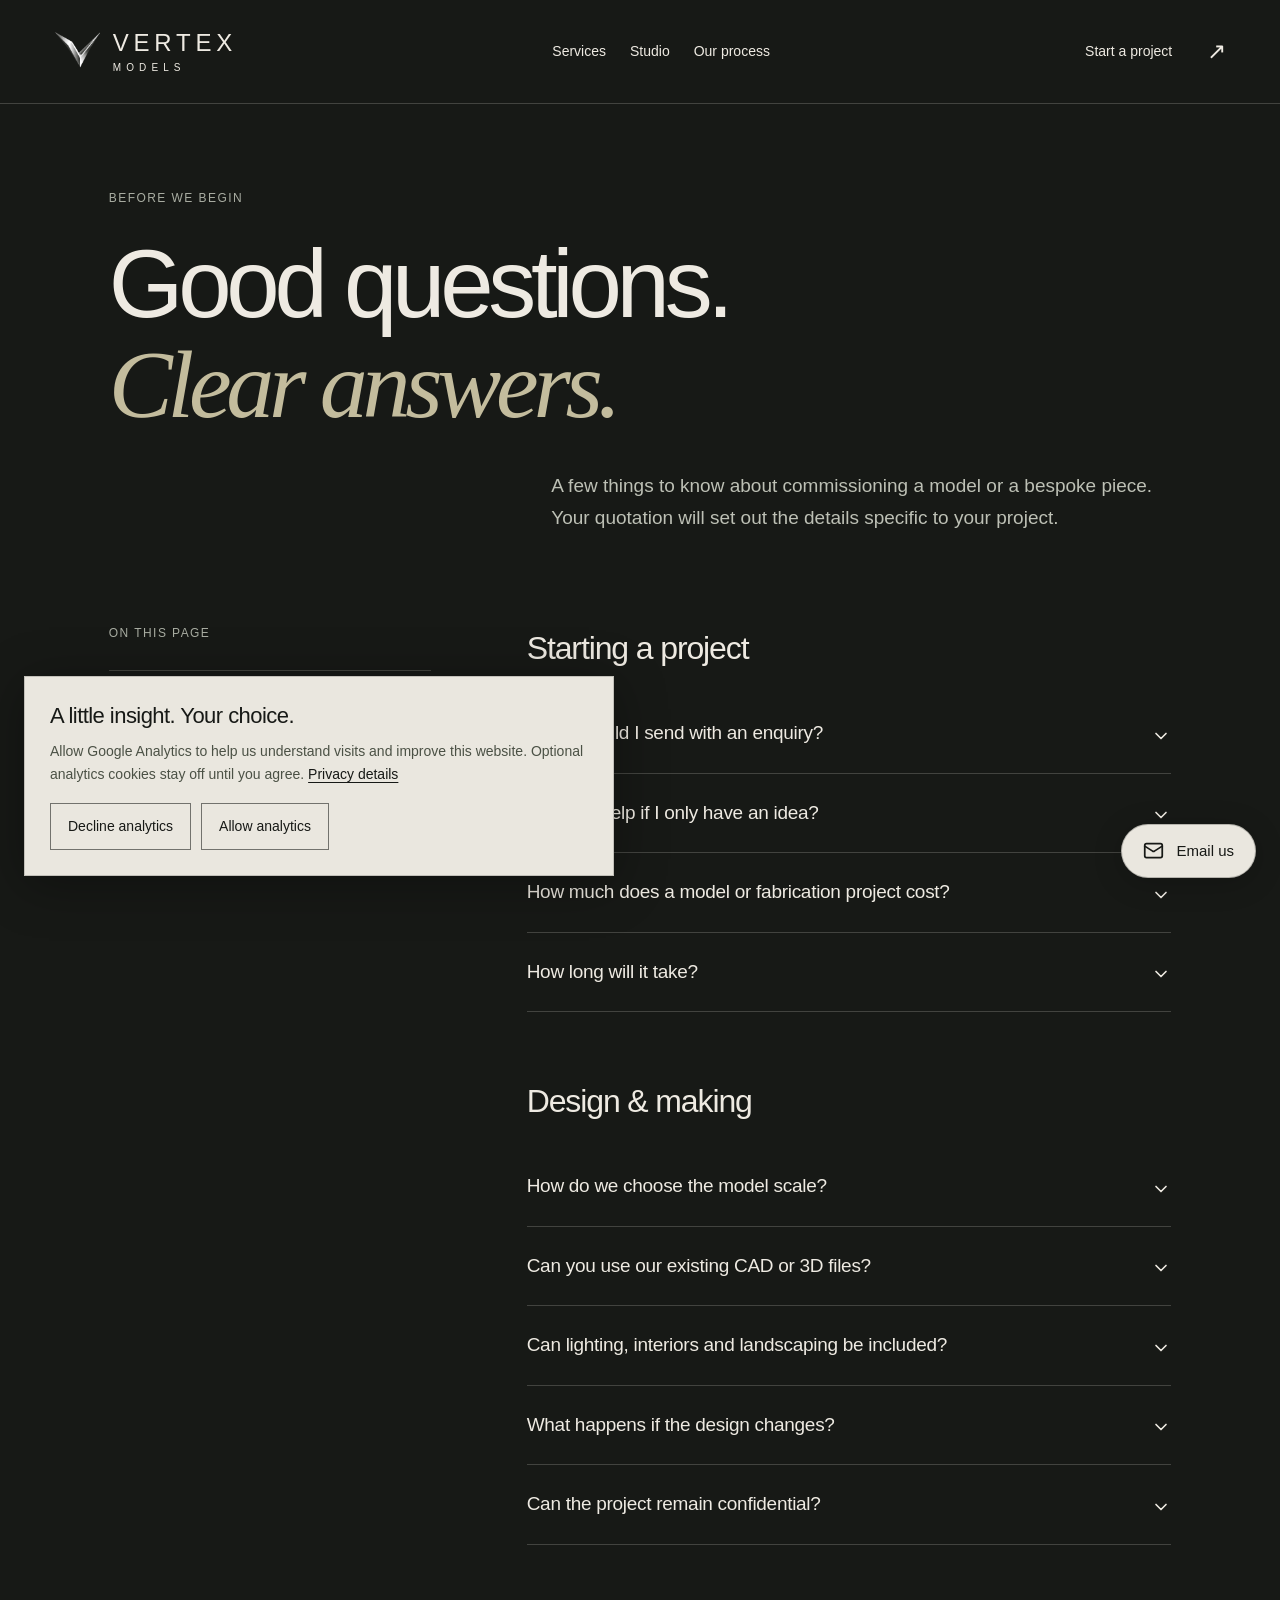
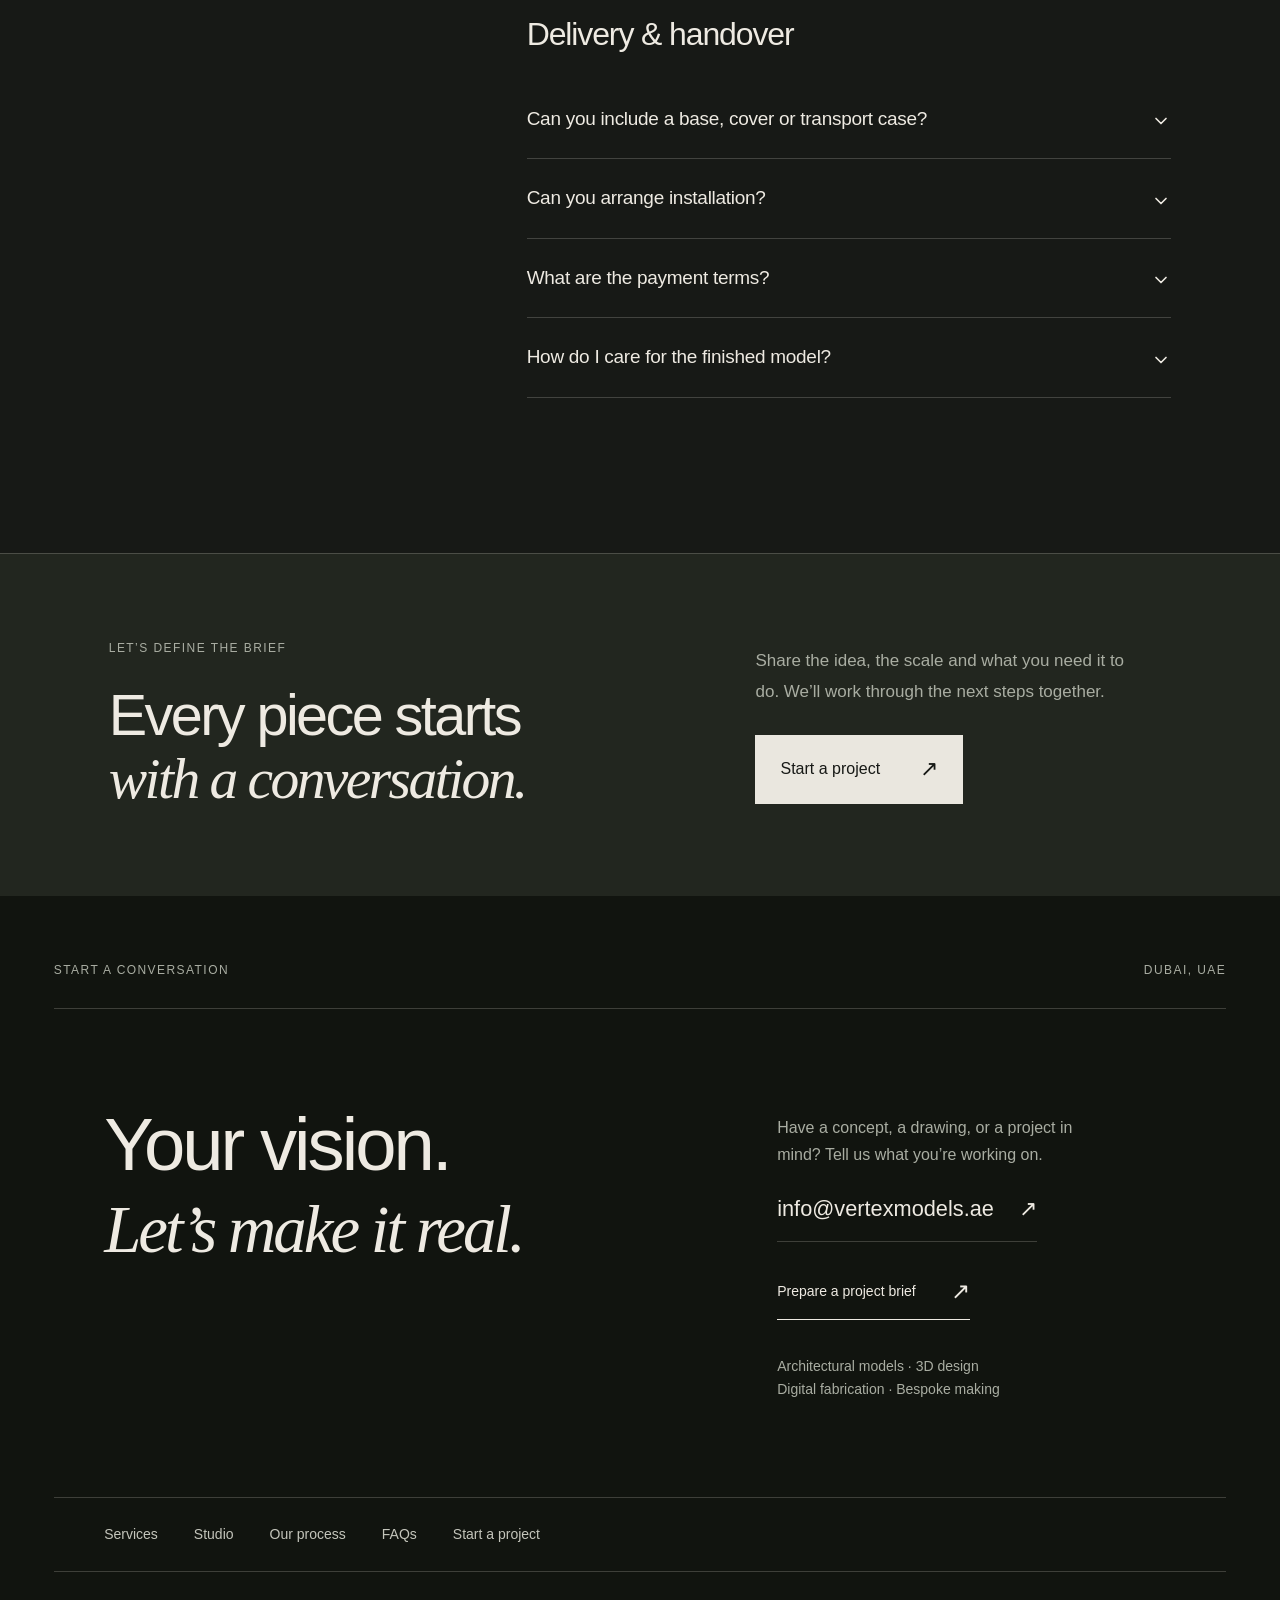
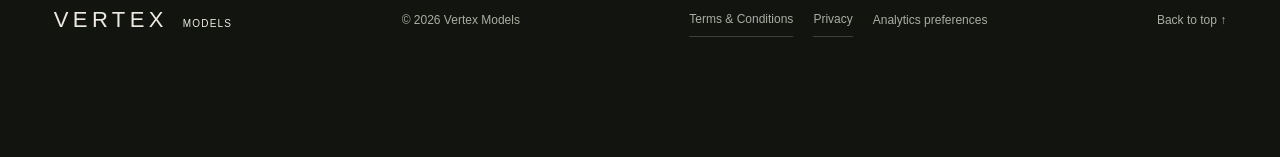
<file: faqs.html>
<!DOCTYPE html><html lang="en"><head><meta charSet="utf-8"/><meta name="viewport" content="width=device-width, initial-scale=1"/><link rel="preload" href="/images/vertex-mark.png" as="image"/><link rel="stylesheet" href="/_next/static/css/index.QuBADiO-.css" data-rsc-css-href="/_next/static/css/index.QuBADiO-.css" data-precedence="vite-rsc/importer-resources"/><link rel="modulepreload" fetchPriority="low" href="/_next/static/chunks/index-BphNCeyu.js"/><script src="/_next/static/chunks/rolldown-runtime-C60lm6uB.js" type="module" async=""></script><script src="/_next/static/chunks/framework-D_rUT4EX.js" type="module" async=""></script><script src="/_next/static/chunks/navigation-errors-By4dF-Cc.js" type="module" async=""></script><link rel="modulepreload" href="/_next/static/chunks/layout-segment-context-CZuvVCI-.js" crossorigin=""/><link rel="modulepreload" href="/_next/static/chunks/Icon-COpRllaJ.js" crossorigin=""/><link rel="modulepreload" href="/_next/static/chunks/analytics-consent-O_36Z6cu.js" crossorigin=""/><link rel="modulepreload" href="/_next/static/chunks/analytics-Bzyf-aNp.js" crossorigin=""/><link rel="modulepreload" href="/_next/static/chunks/faq-list-wmA3N3p4.js" crossorigin=""/><link rel="modulepreload" href="/_next/static/chunks/utils-CyEXM8_e.js" crossorigin=""/><link rel="modulepreload" href="/_next/static/chunks/chevron-down-DZxvEe2u.js" crossorigin=""/><title>Frequently asked questions — Vertex Models</title><meta name="description" content="Practical answers about commissioning a scale model, preparing files, fabrication, approvals and delivery."/><meta name="robots" content="index, follow"/><meta property="og:title" content="Frequently asked questions — Vertex Models"/><meta property="og:description" content="Practical answers about commissioning a scale model, preparing files, fabrication, approvals and delivery."/><meta property="og:url" content="https://vertexmodels.ae"/><meta property="og:site_name" content="Vertex Models"/><meta property="og:type" content="website"/><meta property="og:locale" content="en_AE"/><meta property="og:image" content="https://vertexmodels.ae/images/p2-50.webp"/><meta property="og:image:alt" content="Architectural villa scale model from the Vertex Models portfolio"/><meta name="twitter:card" content="summary_large_image"/><meta name="twitter:title" content="Frequently asked questions — Vertex Models"/><meta name="twitter:description" content="Practical answers about commissioning a scale model, preparing files, fabrication, approvals and delivery."/><meta name="twitter:image" content="https://vertexmodels.ae/images/p2-50.webp"/><meta name="twitter:image:alt" content="Architectural villa scale model from the Vertex Models portfolio"/><link rel="shortcut icon" href="/favicon.svg"/><link rel="icon" href="/favicon.svg"/><link rel="canonical" href="https://vertexmodels.ae/faqs"/><script>Object.assign(((self[Symbol.for("vinext.navigationRuntime")]??={bootstrap:{routeManifest:null},functions:{}}).bootstrap.rsc??={rsc:[]}),{params:{},nav:{"pathname":"/faqs","searchParams":[]}})</script><link rel="modulepreload" href="/_next/static/chunks/index-BphNCeyu.js" />
</head><body><a class="skip-link" href="#main">Skip to content</a><div id="top"></div><header class="site-header"><a href="/" class="brand" aria-label="Vertex Models home"><span class="brand-mark"><img src="/images/vertex-mark.png" alt=""/></span><span>VERTEX<span class="brand-sub">MODELS</span></span></a><nav class="desktop-nav" aria-label="Main navigation"><a href="/services">Services</a><a href="/studio">Studio</a><a href="/#process">Our process</a></nav><a href="/start-a-project" class="header-contact">Start a project <span aria-hidden="true">↗</span></a><details class="mobile-nav"><summary>Menu <span>＋</span></summary><nav aria-label="Mobile navigation"><a href="/services">Services</a><a href="/studio">Studio</a><a href="/#process">Our process</a><a href="/faqs">FAQs</a><a href="/start-a-project">Start a project</a></nav></details></header><main id="main" class="expansion"><header class="editorial-intro"><span class="section-index">BEFORE WE BEGIN</span><h1>Good questions.<br/><em>Clear answers.</em></h1><p>A few things to know about commissioning a model or a bespoke piece. Your quotation will set out the details specific to your project.</p></header><div class="faq-layout"><nav class="faq-jump" aria-label="Question categories"><span class="section-index">ON THIS PAGE</span><a href="#starting"><span>0<!-- -->1</span>Starting a project</a><a href="#design"><span>0<!-- -->2</span>Design &amp; making</a><a href="#delivery"><span>0<!-- -->3</span>Delivery &amp; handover</a></nav><div><section class="faq-group" id="starting"><h2>Starting a project</h2><div data-slot="accordion" class="faq-list" data-orientation="vertical"><div data-state="closed" data-orientation="vertical" data-slot="accordion-item" class="border-b last:border-b-0"><h3 data-orientation="vertical" data-state="closed" class="flex"><button type="button" aria-expanded="false" data-state="closed" data-orientation="vertical" id="radix-_R_36jai_" data-slot="accordion-trigger" class="flex flex-1 items-start justify-between gap-4 rounded-md py-4 text-left text-sm font-medium transition-all outline-none hover:underline focus-visible:border-ring focus-visible:ring-[3px] focus-visible:ring-ring/50 disabled:pointer-events-none disabled:opacity-50 [&amp;[data-state=open]&gt;svg]:rotate-180" data-radix-collection-item="">What should I send with an enquiry?<svg xmlns="http://www.w3.org/2000/svg" width="24" height="24" viewBox="0 0 24 24" fill="none" stroke="currentColor" stroke-width="2" stroke-linecap="round" stroke-linejoin="round" class="lucide lucide-chevron-down pointer-events-none size-4 shrink-0 translate-y-0.5 text-muted-foreground transition-transform duration-200" aria-hidden="true"><path d="m6 9 6 6 6-6"></path></svg></button></h3><div data-state="closed" id="radix-_R_j6jai_" hidden="" role="region" aria-labelledby="radix-_R_36jai_" data-orientation="vertical" data-slot="accordion-content" class="overflow-hidden text-sm data-[state=closed]:animate-accordion-up data-[state=open]:animate-accordion-down" style="--radix-accordion-content-height:var(--radix-collapsible-content-height);--radix-accordion-content-width:var(--radix-collapsible-content-width)"></div></div><div data-state="closed" data-orientation="vertical" data-slot="accordion-item" class="border-b last:border-b-0"><h3 data-orientation="vertical" data-state="closed" class="flex"><button type="button" aria-expanded="false" data-state="closed" data-orientation="vertical" id="radix-_R_56jai_" data-slot="accordion-trigger" class="flex flex-1 items-start justify-between gap-4 rounded-md py-4 text-left text-sm font-medium transition-all outline-none hover:underline focus-visible:border-ring focus-visible:ring-[3px] focus-visible:ring-ring/50 disabled:pointer-events-none disabled:opacity-50 [&amp;[data-state=open]&gt;svg]:rotate-180" data-radix-collection-item="">Can you help if I only have an idea?<svg xmlns="http://www.w3.org/2000/svg" width="24" height="24" viewBox="0 0 24 24" fill="none" stroke="currentColor" stroke-width="2" stroke-linecap="round" stroke-linejoin="round" class="lucide lucide-chevron-down pointer-events-none size-4 shrink-0 translate-y-0.5 text-muted-foreground transition-transform duration-200" aria-hidden="true"><path d="m6 9 6 6 6-6"></path></svg></button></h3><div data-state="closed" id="radix-_R_l6jai_" hidden="" role="region" aria-labelledby="radix-_R_56jai_" data-orientation="vertical" data-slot="accordion-content" class="overflow-hidden text-sm data-[state=closed]:animate-accordion-up data-[state=open]:animate-accordion-down" style="--radix-accordion-content-height:var(--radix-collapsible-content-height);--radix-accordion-content-width:var(--radix-collapsible-content-width)"></div></div><div data-state="closed" data-orientation="vertical" data-slot="accordion-item" class="border-b last:border-b-0"><h3 data-orientation="vertical" data-state="closed" class="flex"><button type="button" aria-expanded="false" data-state="closed" data-orientation="vertical" id="radix-_R_76jai_" data-slot="accordion-trigger" class="flex flex-1 items-start justify-between gap-4 rounded-md py-4 text-left text-sm font-medium transition-all outline-none hover:underline focus-visible:border-ring focus-visible:ring-[3px] focus-visible:ring-ring/50 disabled:pointer-events-none disabled:opacity-50 [&amp;[data-state=open]&gt;svg]:rotate-180" data-radix-collection-item="">How much does a model or fabrication project cost?<svg xmlns="http://www.w3.org/2000/svg" width="24" height="24" viewBox="0 0 24 24" fill="none" stroke="currentColor" stroke-width="2" stroke-linecap="round" stroke-linejoin="round" class="lucide lucide-chevron-down pointer-events-none size-4 shrink-0 translate-y-0.5 text-muted-foreground transition-transform duration-200" aria-hidden="true"><path d="m6 9 6 6 6-6"></path></svg></button></h3><div data-state="closed" id="radix-_R_n6jai_" hidden="" role="region" aria-labelledby="radix-_R_76jai_" data-orientation="vertical" data-slot="accordion-content" class="overflow-hidden text-sm data-[state=closed]:animate-accordion-up data-[state=open]:animate-accordion-down" style="--radix-accordion-content-height:var(--radix-collapsible-content-height);--radix-accordion-content-width:var(--radix-collapsible-content-width)"></div></div><div data-state="closed" data-orientation="vertical" data-slot="accordion-item" class="border-b last:border-b-0"><h3 data-orientation="vertical" data-state="closed" class="flex"><button type="button" aria-expanded="false" data-state="closed" data-orientation="vertical" id="radix-_R_96jai_" data-slot="accordion-trigger" class="flex flex-1 items-start justify-between gap-4 rounded-md py-4 text-left text-sm font-medium transition-all outline-none hover:underline focus-visible:border-ring focus-visible:ring-[3px] focus-visible:ring-ring/50 disabled:pointer-events-none disabled:opacity-50 [&amp;[data-state=open]&gt;svg]:rotate-180" data-radix-collection-item="">How long will it take?<svg xmlns="http://www.w3.org/2000/svg" width="24" height="24" viewBox="0 0 24 24" fill="none" stroke="currentColor" stroke-width="2" stroke-linecap="round" stroke-linejoin="round" class="lucide lucide-chevron-down pointer-events-none size-4 shrink-0 translate-y-0.5 text-muted-foreground transition-transform duration-200" aria-hidden="true"><path d="m6 9 6 6 6-6"></path></svg></button></h3><div data-state="closed" id="radix-_R_p6jai_" hidden="" role="region" aria-labelledby="radix-_R_96jai_" data-orientation="vertical" data-slot="accordion-content" class="overflow-hidden text-sm data-[state=closed]:animate-accordion-up data-[state=open]:animate-accordion-down" style="--radix-accordion-content-height:var(--radix-collapsible-content-height);--radix-accordion-content-width:var(--radix-collapsible-content-width)"></div></div></div></section><section class="faq-group" id="design"><h2>Design &amp; making</h2><div data-slot="accordion" class="faq-list" data-orientation="vertical"><div data-state="closed" data-orientation="vertical" data-slot="accordion-item" class="border-b last:border-b-0"><h3 data-orientation="vertical" data-state="closed" class="flex"><button type="button" aria-expanded="false" data-state="closed" data-orientation="vertical" id="radix-_R_3ajai_" data-slot="accordion-trigger" class="flex flex-1 items-start justify-between gap-4 rounded-md py-4 text-left text-sm font-medium transition-all outline-none hover:underline focus-visible:border-ring focus-visible:ring-[3px] focus-visible:ring-ring/50 disabled:pointer-events-none disabled:opacity-50 [&amp;[data-state=open]&gt;svg]:rotate-180" data-radix-collection-item="">How do we choose the model scale?<svg xmlns="http://www.w3.org/2000/svg" width="24" height="24" viewBox="0 0 24 24" fill="none" stroke="currentColor" stroke-width="2" stroke-linecap="round" stroke-linejoin="round" class="lucide lucide-chevron-down pointer-events-none size-4 shrink-0 translate-y-0.5 text-muted-foreground transition-transform duration-200" aria-hidden="true"><path d="m6 9 6 6 6-6"></path></svg></button></h3><div data-state="closed" id="radix-_R_jajai_" hidden="" role="region" aria-labelledby="radix-_R_3ajai_" data-orientation="vertical" data-slot="accordion-content" class="overflow-hidden text-sm data-[state=closed]:animate-accordion-up data-[state=open]:animate-accordion-down" style="--radix-accordion-content-height:var(--radix-collapsible-content-height);--radix-accordion-content-width:var(--radix-collapsible-content-width)"></div></div><div data-state="closed" data-orientation="vertical" data-slot="accordion-item" class="border-b last:border-b-0"><h3 data-orientation="vertical" data-state="closed" class="flex"><button type="button" aria-expanded="false" data-state="closed" data-orientation="vertical" id="radix-_R_5ajai_" data-slot="accordion-trigger" class="flex flex-1 items-start justify-between gap-4 rounded-md py-4 text-left text-sm font-medium transition-all outline-none hover:underline focus-visible:border-ring focus-visible:ring-[3px] focus-visible:ring-ring/50 disabled:pointer-events-none disabled:opacity-50 [&amp;[data-state=open]&gt;svg]:rotate-180" data-radix-collection-item="">Can you use our existing CAD or 3D files?<svg xmlns="http://www.w3.org/2000/svg" width="24" height="24" viewBox="0 0 24 24" fill="none" stroke="currentColor" stroke-width="2" stroke-linecap="round" stroke-linejoin="round" class="lucide lucide-chevron-down pointer-events-none size-4 shrink-0 translate-y-0.5 text-muted-foreground transition-transform duration-200" aria-hidden="true"><path d="m6 9 6 6 6-6"></path></svg></button></h3><div data-state="closed" id="radix-_R_lajai_" hidden="" role="region" aria-labelledby="radix-_R_5ajai_" data-orientation="vertical" data-slot="accordion-content" class="overflow-hidden text-sm data-[state=closed]:animate-accordion-up data-[state=open]:animate-accordion-down" style="--radix-accordion-content-height:var(--radix-collapsible-content-height);--radix-accordion-content-width:var(--radix-collapsible-content-width)"></div></div><div data-state="closed" data-orientation="vertical" data-slot="accordion-item" class="border-b last:border-b-0"><h3 data-orientation="vertical" data-state="closed" class="flex"><button type="button" aria-expanded="false" data-state="closed" data-orientation="vertical" id="radix-_R_7ajai_" data-slot="accordion-trigger" class="flex flex-1 items-start justify-between gap-4 rounded-md py-4 text-left text-sm font-medium transition-all outline-none hover:underline focus-visible:border-ring focus-visible:ring-[3px] focus-visible:ring-ring/50 disabled:pointer-events-none disabled:opacity-50 [&amp;[data-state=open]&gt;svg]:rotate-180" data-radix-collection-item="">Can lighting, interiors and landscaping be included?<svg xmlns="http://www.w3.org/2000/svg" width="24" height="24" viewBox="0 0 24 24" fill="none" stroke="currentColor" stroke-width="2" stroke-linecap="round" stroke-linejoin="round" class="lucide lucide-chevron-down pointer-events-none size-4 shrink-0 translate-y-0.5 text-muted-foreground transition-transform duration-200" aria-hidden="true"><path d="m6 9 6 6 6-6"></path></svg></button></h3><div data-state="closed" id="radix-_R_najai_" hidden="" role="region" aria-labelledby="radix-_R_7ajai_" data-orientation="vertical" data-slot="accordion-content" class="overflow-hidden text-sm data-[state=closed]:animate-accordion-up data-[state=open]:animate-accordion-down" style="--radix-accordion-content-height:var(--radix-collapsible-content-height);--radix-accordion-content-width:var(--radix-collapsible-content-width)"></div></div><div data-state="closed" data-orientation="vertical" data-slot="accordion-item" class="border-b last:border-b-0"><h3 data-orientation="vertical" data-state="closed" class="flex"><button type="button" aria-expanded="false" data-state="closed" data-orientation="vertical" id="radix-_R_9ajai_" data-slot="accordion-trigger" class="flex flex-1 items-start justify-between gap-4 rounded-md py-4 text-left text-sm font-medium transition-all outline-none hover:underline focus-visible:border-ring focus-visible:ring-[3px] focus-visible:ring-ring/50 disabled:pointer-events-none disabled:opacity-50 [&amp;[data-state=open]&gt;svg]:rotate-180" data-radix-collection-item="">What happens if the design changes?<svg xmlns="http://www.w3.org/2000/svg" width="24" height="24" viewBox="0 0 24 24" fill="none" stroke="currentColor" stroke-width="2" stroke-linecap="round" stroke-linejoin="round" class="lucide lucide-chevron-down pointer-events-none size-4 shrink-0 translate-y-0.5 text-muted-foreground transition-transform duration-200" aria-hidden="true"><path d="m6 9 6 6 6-6"></path></svg></button></h3><div data-state="closed" id="radix-_R_pajai_" hidden="" role="region" aria-labelledby="radix-_R_9ajai_" data-orientation="vertical" data-slot="accordion-content" class="overflow-hidden text-sm data-[state=closed]:animate-accordion-up data-[state=open]:animate-accordion-down" style="--radix-accordion-content-height:var(--radix-collapsible-content-height);--radix-accordion-content-width:var(--radix-collapsible-content-width)"></div></div><div data-state="closed" data-orientation="vertical" data-slot="accordion-item" class="border-b last:border-b-0"><h3 data-orientation="vertical" data-state="closed" class="flex"><button type="button" aria-expanded="false" data-state="closed" data-orientation="vertical" id="radix-_R_bajai_" data-slot="accordion-trigger" class="flex flex-1 items-start justify-between gap-4 rounded-md py-4 text-left text-sm font-medium transition-all outline-none hover:underline focus-visible:border-ring focus-visible:ring-[3px] focus-visible:ring-ring/50 disabled:pointer-events-none disabled:opacity-50 [&amp;[data-state=open]&gt;svg]:rotate-180" data-radix-collection-item="">Can the project remain confidential?<svg xmlns="http://www.w3.org/2000/svg" width="24" height="24" viewBox="0 0 24 24" fill="none" stroke="currentColor" stroke-width="2" stroke-linecap="round" stroke-linejoin="round" class="lucide lucide-chevron-down pointer-events-none size-4 shrink-0 translate-y-0.5 text-muted-foreground transition-transform duration-200" aria-hidden="true"><path d="m6 9 6 6 6-6"></path></svg></button></h3><div data-state="closed" id="radix-_R_rajai_" hidden="" role="region" aria-labelledby="radix-_R_bajai_" data-orientation="vertical" data-slot="accordion-content" class="overflow-hidden text-sm data-[state=closed]:animate-accordion-up data-[state=open]:animate-accordion-down" style="--radix-accordion-content-height:var(--radix-collapsible-content-height);--radix-accordion-content-width:var(--radix-collapsible-content-width)"></div></div></div></section><section class="faq-group" id="delivery"><h2>Delivery &amp; handover</h2><div data-slot="accordion" class="faq-list" data-orientation="vertical"><div data-state="closed" data-orientation="vertical" data-slot="accordion-item" class="border-b last:border-b-0"><h3 data-orientation="vertical" data-state="closed" class="flex"><button type="button" aria-expanded="false" data-state="closed" data-orientation="vertical" id="radix-_R_3ejai_" data-slot="accordion-trigger" class="flex flex-1 items-start justify-between gap-4 rounded-md py-4 text-left text-sm font-medium transition-all outline-none hover:underline focus-visible:border-ring focus-visible:ring-[3px] focus-visible:ring-ring/50 disabled:pointer-events-none disabled:opacity-50 [&amp;[data-state=open]&gt;svg]:rotate-180" data-radix-collection-item="">Can you include a base, cover or transport case?<svg xmlns="http://www.w3.org/2000/svg" width="24" height="24" viewBox="0 0 24 24" fill="none" stroke="currentColor" stroke-width="2" stroke-linecap="round" stroke-linejoin="round" class="lucide lucide-chevron-down pointer-events-none size-4 shrink-0 translate-y-0.5 text-muted-foreground transition-transform duration-200" aria-hidden="true"><path d="m6 9 6 6 6-6"></path></svg></button></h3><div data-state="closed" id="radix-_R_jejai_" hidden="" role="region" aria-labelledby="radix-_R_3ejai_" data-orientation="vertical" data-slot="accordion-content" class="overflow-hidden text-sm data-[state=closed]:animate-accordion-up data-[state=open]:animate-accordion-down" style="--radix-accordion-content-height:var(--radix-collapsible-content-height);--radix-accordion-content-width:var(--radix-collapsible-content-width)"></div></div><div data-state="closed" data-orientation="vertical" data-slot="accordion-item" class="border-b last:border-b-0"><h3 data-orientation="vertical" data-state="closed" class="flex"><button type="button" aria-expanded="false" data-state="closed" data-orientation="vertical" id="radix-_R_5ejai_" data-slot="accordion-trigger" class="flex flex-1 items-start justify-between gap-4 rounded-md py-4 text-left text-sm font-medium transition-all outline-none hover:underline focus-visible:border-ring focus-visible:ring-[3px] focus-visible:ring-ring/50 disabled:pointer-events-none disabled:opacity-50 [&amp;[data-state=open]&gt;svg]:rotate-180" data-radix-collection-item="">Can you arrange installation?<svg xmlns="http://www.w3.org/2000/svg" width="24" height="24" viewBox="0 0 24 24" fill="none" stroke="currentColor" stroke-width="2" stroke-linecap="round" stroke-linejoin="round" class="lucide lucide-chevron-down pointer-events-none size-4 shrink-0 translate-y-0.5 text-muted-foreground transition-transform duration-200" aria-hidden="true"><path d="m6 9 6 6 6-6"></path></svg></button></h3><div data-state="closed" id="radix-_R_lejai_" hidden="" role="region" aria-labelledby="radix-_R_5ejai_" data-orientation="vertical" data-slot="accordion-content" class="overflow-hidden text-sm data-[state=closed]:animate-accordion-up data-[state=open]:animate-accordion-down" style="--radix-accordion-content-height:var(--radix-collapsible-content-height);--radix-accordion-content-width:var(--radix-collapsible-content-width)"></div></div><div data-state="closed" data-orientation="vertical" data-slot="accordion-item" class="border-b last:border-b-0"><h3 data-orientation="vertical" data-state="closed" class="flex"><button type="button" aria-expanded="false" data-state="closed" data-orientation="vertical" id="radix-_R_7ejai_" data-slot="accordion-trigger" class="flex flex-1 items-start justify-between gap-4 rounded-md py-4 text-left text-sm font-medium transition-all outline-none hover:underline focus-visible:border-ring focus-visible:ring-[3px] focus-visible:ring-ring/50 disabled:pointer-events-none disabled:opacity-50 [&amp;[data-state=open]&gt;svg]:rotate-180" data-radix-collection-item="">What are the payment terms?<svg xmlns="http://www.w3.org/2000/svg" width="24" height="24" viewBox="0 0 24 24" fill="none" stroke="currentColor" stroke-width="2" stroke-linecap="round" stroke-linejoin="round" class="lucide lucide-chevron-down pointer-events-none size-4 shrink-0 translate-y-0.5 text-muted-foreground transition-transform duration-200" aria-hidden="true"><path d="m6 9 6 6 6-6"></path></svg></button></h3><div data-state="closed" id="radix-_R_nejai_" hidden="" role="region" aria-labelledby="radix-_R_7ejai_" data-orientation="vertical" data-slot="accordion-content" class="overflow-hidden text-sm data-[state=closed]:animate-accordion-up data-[state=open]:animate-accordion-down" style="--radix-accordion-content-height:var(--radix-collapsible-content-height);--radix-accordion-content-width:var(--radix-collapsible-content-width)"></div></div><div data-state="closed" data-orientation="vertical" data-slot="accordion-item" class="border-b last:border-b-0"><h3 data-orientation="vertical" data-state="closed" class="flex"><button type="button" aria-expanded="false" data-state="closed" data-orientation="vertical" id="radix-_R_9ejai_" data-slot="accordion-trigger" class="flex flex-1 items-start justify-between gap-4 rounded-md py-4 text-left text-sm font-medium transition-all outline-none hover:underline focus-visible:border-ring focus-visible:ring-[3px] focus-visible:ring-ring/50 disabled:pointer-events-none disabled:opacity-50 [&amp;[data-state=open]&gt;svg]:rotate-180" data-radix-collection-item="">How do I care for the finished model?<svg xmlns="http://www.w3.org/2000/svg" width="24" height="24" viewBox="0 0 24 24" fill="none" stroke="currentColor" stroke-width="2" stroke-linecap="round" stroke-linejoin="round" class="lucide lucide-chevron-down pointer-events-none size-4 shrink-0 translate-y-0.5 text-muted-foreground transition-transform duration-200" aria-hidden="true"><path d="m6 9 6 6 6-6"></path></svg></button></h3><div data-state="closed" id="radix-_R_pejai_" hidden="" role="region" aria-labelledby="radix-_R_9ejai_" data-orientation="vertical" data-slot="accordion-content" class="overflow-hidden text-sm data-[state=closed]:animate-accordion-up data-[state=open]:animate-accordion-down" style="--radix-accordion-content-height:var(--radix-collapsible-content-height);--radix-accordion-content-width:var(--radix-collapsible-content-width)"></div></div></div></section></div></div><section class="next-conversation"><div><span class="section-index">LET’S DEFINE THE BRIEF</span><h2>Every piece starts<br/><em>with a conversation.</em></h2></div><div><p>Share the idea, the scale and what you need it to do. We’ll work through the next steps together.</p><a class="solid-link" href="/start-a-project">Start a project<span aria-hidden="true">↗</span></a></div></section></main><footer id="contact" class="contact-section"><div class="eyebrow"><span>START A CONVERSATION</span><span>DUBAI, UAE</span></div><div class="contact-main"><h2>Your vision.<br/><em>Let’s make it real.</em></h2><div class="contact-info"><p>Have a concept, a drawing, or a project in mind? Tell us what you’re working on.</p><a href="mailto:info@vertexmodels.ae" class="email-link">info@vertexmodels.ae <span aria-hidden="true">↗</span></a><a href="/start-a-project" class="text-link footer-brief">Prepare a project brief <span aria-hidden="true">↗</span></a><p class="contact-small">Architectural models · 3D design<br/>Digital fabrication · Bespoke making</p></div></div><nav class="footer-explore" aria-label="Explore Vertex"><a href="/services">Services</a><a href="/studio">Studio</a><a href="/#process">Our process</a><a href="/faqs">FAQs</a><a href="/start-a-project">Start a project</a></nav><div class="footer-bottom"><a href="/" class="footer-wordmark">VERTEX<span>MODELS</span></a><span>© <!-- -->2026<!-- --> Vertex Models</span><nav class="footer-legal" aria-label="Legal"><a href="/terms">Terms &amp; Conditions</a><a href="/privacy">Privacy</a><button type="button" class="analytics-settings">Analytics preferences</button></nav><a href="#top">Back to top ↑</a></div></footer><a class="floating-contact" href="mailto:info@vertexmodels.ae?subject=Enquiry%20for%20Vertex%20Models" aria-label="Email Vertex Models at info@vertexmodels.ae" title="Email info@vertexmodels.ae"><svg xmlns="http://www.w3.org/2000/svg" width="21" height="21" viewBox="0 0 24 24" fill="none" stroke="currentColor" stroke-width="2" stroke-linecap="round" stroke-linejoin="round" class="lucide lucide-mail" aria-hidden="true"><path d="m22 7-8.991 5.727a2 2 0 0 1-2.009 0L2 7"></path><rect x="2" y="4" width="20" height="16" rx="2"></rect></svg><span>Email us</span></a><script type="module" src="/_next/static/chunks/index-BphNCeyu.js" id="_R_" async=""></script><script>((self[Symbol.for("vinext.navigationRuntime")]??={bootstrap:{routeManifest:null},functions:{}}).bootstrap.rsc??={rsc:[]}).rsc.push("0:{\"page:/faqs\":\"$L1\",\"layout:/\":\"$L2\",\"route:/faqs\":\"$L3\",\"__route\":\"route:/faqs\",\"__interceptionContext\":null,\"__layoutIds\":[\"layout:/\"],\"__rootLayout\":\"/\",\"__bfcacheSegmentIdentities\":{\"layout:/\":\"[\\\"layout\\\",\\\"layout:/\\\",\\\"root-boundary:/\\\",\\\"\\\"]\",\"page:/faqs\":\"[\\\"page\\\",\\\"page:/faqs\\\",\\\"root-boundary:/\\\",\\\"[\\\\\\\"faqs\\\\\\\"]\\\"]\"},\"__srcPage\":[\"faqs\",\"page\"],\"__layoutFlags\":{\"layout:/\":\"s\"},\"__artifactCompatibility\":{\"schemaVersion\":1,\"graphVersion\":\"app-route-graph:58452cf888da2f1c\",\"deploymentVersion\":\"0d242c21-e4d9-4183-95a6-eeb4d38b5953\",\"appElementsSchemaVersion\":1,\"rscPayloadSchemaVersion\":1,\"rootBoundaryId\":\"/\",\"renderEpoch\":null}}\n")</script><script>((self[Symbol.for("vinext.navigationRuntime")]??={bootstrap:{routeManifest:null},functions:{}}).bootstrap.rsc??={rsc:[]}).rsc.push("4:I[\"d78cf13b12d2\",[],\"Children\",1]\n")</script><script>((self[Symbol.for("vinext.navigationRuntime")]??={bootstrap:{routeManifest:null},functions:{}}).bootstrap.rsc??={rsc:[]}).rsc.push("5:I[\"61bd68617267\",[],\"default\",1]\n")</script><script>((self[Symbol.for("vinext.navigationRuntime")]??={bootstrap:{routeManifest:null},functions:{}}).bootstrap.rsc??={rsc:[]}).rsc.push("6:I[\"eede81f5ed37\",[],\"AnalyticsConsent\",1]\n")</script><script>((self[Symbol.for("vinext.navigationRuntime")]??={bootstrap:{routeManifest:null},functions:{}}).bootstrap.rsc??={rsc:[]}).rsc.push("7:I[\"704cdca18586\",[],\"GlobalErrorBoundary\",1]\n")</script><script>((self[Symbol.for("vinext.navigationRuntime")]??={bootstrap:{routeManifest:null},functions:{}}).bootstrap.rsc??={rsc:[]}).rsc.push("8:I[\"583f8a064e38\",[],\"default\",1]\n")</script><script>((self[Symbol.for("vinext.navigationRuntime")]??={bootstrap:{routeManifest:null},functions:{}}).bootstrap.rsc??={rsc:[]}).rsc.push("9:I[\"704cdca18586\",[],\"ErrorBoundary\",1]\n")</script><script>((self[Symbol.for("vinext.navigationRuntime")]??={bootstrap:{routeManifest:null},functions:{}}).bootstrap.rsc??={rsc:[]}).rsc.push("a:I[\"3b21ce3da5ba\",[],\"LayoutSegmentProvider\",1]\n")</script><script>((self[Symbol.for("vinext.navigationRuntime")]??={bootstrap:{routeManifest:null},functions:{}}).bootstrap.rsc??={rsc:[]}).rsc.push("b:I[\"d78cf13b12d2\",[],\"Slot\",1]\n")</script><script>((self[Symbol.for("vinext.navigationRuntime")]??={bootstrap:{routeManifest:null},functions:{}}).bootstrap.rsc??={rsc:[]}).rsc.push("c:I[\"704cdca18586\",[],\"NotFoundBoundary\",1]\n")</script><script>((self[Symbol.for("vinext.navigationRuntime")]??={bootstrap:{routeManifest:null},functions:{}}).bootstrap.rsc??={rsc:[]}).rsc.push(":HL[\"/_next/static/css/index.QuBADiO-.css\",\"style\"     ]\n")</script><script>((self[Symbol.for("vinext.navigationRuntime")]??={bootstrap:{routeManifest:null},functions:{}}).bootstrap.rsc??={rsc:[]}).rsc.push(":HL[\"/images/vertex-mark.png\",\"image\"]\n")</script><script>((self[Symbol.for("vinext.navigationRuntime")]??={bootstrap:{routeManifest:null},functions:{}}).bootstrap.rsc??={rsc:[]}).rsc.push("2:[[[\"$\",\"link\",\"css:/_next/static/css/index.QuBADiO-.css\",{\"rel\":\"stylesheet\",\"precedence\":\"vite-rsc/importer-resources\",\"href\":\"/_next/static/css/index.QuBADiO-.css\",\"data-rsc-css-href\":\"/_next/static/css/index.QuBADiO-.css\"}],\"$undefined\"],[\"$\",\"html\",null,{\"lang\":\"en\",\"children\":[\"$\",\"body\",null,{\"children\":[[\"$\",\"a\",null,{\"className\":\"skip-link\",\"href\":\"#main\",\"children\":\"Skip to content\"}],[\"$\",\"$L4\",null,{}],[\"$\",\"a\",null,{\"className\":\"floating-contact\",\"href\":\"mailto:info@vertexmodels.ae?subject=Enquiry%20for%20Vertex%20Models\",\"aria-label\":\"Email Vertex Models at info@vertexmodels.ae\",\"title\":\"Email info@vertexmodels.ae\",\"children\":[[\"$\",\"$L5\",null,{\"ref\":\"$undefined\",\"iconNode\":[[\"path\",{\"d\":\"m22 7-8.991 5.727a2 2 0 0 1-2.009 0L2 7\",\"key\":\"132q7q\"}],[\"rect\",{\"x\":\"2\",\"y\":\"4\",\"width\":\"20\",\"height\":\"16\",\"rx\":\"2\",\"key\":\"izxlao\"}]],\"className\":\"lucide-mail\",\"size\":21,\"aria-hidden\":\"true\"}],[\"$\",\"span\",null,{\"children\":\"Email us\"}]]}],[\"$\",\"$L6\",null,{}]]}]}]]\n")</script><script>((self[Symbol.for("vinext.navigationRuntime")]??={bootstrap:{routeManifest:null},functions:{}}).bootstrap.rsc??={rsc:[]}).rsc.push("3:[[[\"$\",\"meta\",null,{\"charSet\":\"utf-8\"}],[[\"$\",\"title\",\"0\",{\"children\":\"Frequently asked questions — Vertex Models\"}],[\"$\",\"meta\",\"1\",{\"name\":\"description\",\"content\":\"Practical answers about commissioning a scale model, preparing files, fabrication, approvals and delivery.\"}],[\"$\",\"meta\",\"2\",{\"name\":\"robots\",\"content\":\"index, follow\"}],[\"$\",\"meta\",\"3\",{\"property\":\"og:title\",\"content\":\"Frequently asked questions — Vertex Models\"}],[\"$\",\"meta\",\"4\",{\"property\":\"og:description\",\"content\":\"Practical answers about commissioning a scale model, preparing files, fabrication, approvals and delivery.\"}],[\"$\",\"meta\",\"5\",{\"property\":\"og:url\",\"content\":\"https://vertexmodels.ae\"}],[\"$\",\"meta\",\"6\",{\"property\":\"og:site_name\",\"content\":\"Vertex Models\"}],[\"$\",\"meta\",\"7\",{\"property\":\"og:type\",\"content\":\"website\"}],[\"$\",\"meta\",\"8\",{\"property\":\"og:locale\",\"content\":\"en_AE\"}],[\"$\",\"meta\",\"9\",{\"property\":\"og:image\",\"content\":\"https://vertexmodels.ae/images/p2-50.webp\"}],[\"$\",\"meta\",\"10\",{\"property\":\"og:image:alt\",\"content\":\"Architectural villa scale model from the Vertex Models portfolio\"}],[\"$\",\"meta\",\"11\",{\"name\":\"twitter:card\",\"content\":\"summary_large_image\"}],[\"$\",\"meta\",\"12\",{\"name\":\"twitter:title\",\"content\":\"Frequently asked questions — Vertex Models\"}],[\"$\",\"meta\",\"13\",{\"name\":\"twitter:description\",\"content\":\"Practical answers about commissioning a scale model, preparing files, fabrication, approvals and delivery.\"}],[\"$\",\"meta\",\"14\",{\"name\":\"twitter:image\",\"content\":\"https://vertexmodels.ae/images/p2-50.webp\"}],[\"$\",\"meta\",\"15\",{\"name\":\"twitter:image:alt\",\"content\":\"Architectural villa scale model from the Vertex Models portfolio\"}],[\"$\",\"link\",\"16\",{\"data-vinext-streamed-icon\":\"$undefined\",\"rel\":\"shortcut icon\",\"href\":\"/favicon.svg\",\"type\":\"$undefined\",\"sizes\":\"$undefined\",\"color\":\"$undefined\",\"media\":\"$undefined\",\"fetchPriority\":\"$undefined\"}],[\"$\",\"link\",\"17\",{\"data-vinext-streamed-icon\":\"$undefined\",\"rel\":\"icon\",\"href\":\"/favicon.svg\",\"type\":\"$undefined\",\"sizes\":\"$undefined\",\"color\":\"$undefined\",\"media\":\"$undefined\",\"fetchPriority\":\"$undefined\"}],[\"$\",\"link\",\"18\",{\"rel\":\"canonical\",\"href\":\"https://vertexmodels.ae/faqs\"}]],[[\"$\",\"meta\",\"0\",{\"name\":\"viewport\",\"content\":\"width=device-width, initial-scale=1\"}]]],[\"$\",\"$L7\",null,{\"fallback\":\"$8\",\"children\":[\"$\",\"$L9\",null,{\"fallback\":\"$8\",\"children\":[\"$\",\"$La\",null,{\"providerId\":\"layout:/\",\"segmentMap\":{\"children\":[\"faqs\"]},\"children\":[\"$\",\"$Lb\",null,{\"id\":\"layout:/\",\"parallelSlots\":\"$undefined\",\"children\":[\"$\",\"$Lc\",null,{\"resetKey\":\"faqs\",\"fallback\":[[\"$\",\"header\",null,{\"className\":\"site-header\",\"children\":[[\"$\",\"a\",null,{\"href\":\"/\",\"className\":\"brand\",\"aria-label\":\"Vertex Models home\",\"children\":[[\"$\",\"span\",null,{\"className\":\"brand-mark\",\"children\":[\"$\",\"img\",null,{\"src\":\"/images/vertex-mark.png\",\"alt\":\"\"}]}],[\"$\",\"span\",null,{\"children\":[\"VERTEX\",[\"$\",\"span\",null,{\"className\":\"brand-sub\",\"children\":\"MODELS\"}]]}]]}],[\"$\",\"nav\",null,{\"className\":\"desktop-nav\",\"aria-label\":\"Main navigation\",\"children\":[[\"$\",\"a\",null,{\"href\":\"/services\",\"children\":\"Services\"}],[\"$\",\"a\",null,{\"href\":\"/studio\",\"children\":\"Studio\"}],[\"$\",\"a\",null,{\"href\":\"/#process\",\"children\":\"Our process\"}]]}],[\"$\",\"a\",null,{\"href\":\"/start-a-project\",\"className\":\"header-contact\",\"children\":[\"Start a project \",[\"$\",\"span\",null,{\"aria-hidden\":\"true\",\"children\":\"↗\"}]]}],[\"$\",\"details\",null,{\"className\":\"mobile-nav\",\"children\":[[\"$\",\"summary\",null,{\"children\":[\"Menu \",[\"$\",\"span\",null,{\"children\":\"＋\"}]]}],[\"$\",\"nav\",null,{\"aria-label\":\"Mobile navigation\",\"children\":[[\"$\",\"a\",null,{\"href\":\"/services\",\"children\":\"Services\"}],[\"$\",\"a\",null,{\"href\":\"/studio\",\"children\":\"Studio\"}],[\"$\",\"a\",null,{\"href\":\"/#process\",\"children\":\"Our process\"}],[\"$\",\"a\",null,{\"href\":\"/faqs\",\"children\":\"FAQs\"}],[\"$\",\"a\",null,{\"href\":\"/start-a-project\",\"children\":\"Start a project\"}]]}]]}]]}],[\"$\",\"main\",null,{\"id\":\"main\",\"className\":\"not-found\",\"children\":[[\"$\",\"span\",null,{\"className\":\"section-index\",\"children\":\"404 / OUTSIDE THE FRAME\"}],[\"$\",\"h1\",null,{\"children\":[\"This page\",[\"$\",\"br\",null,{}],[\"$\",\"em\",null,{\"children\":\"isn’t here.\"}]]}],[\"$\",\"a\",null,{\"href\":\"/services\",\"className\":\"text-link\",\"children\":\"Explore our services ↗\"}]]}],[\"$\",\"footer\",null,{\"id\":\"contact\",\"className\":\"contact-section\",\"children\":[[\"$\",\"div\",null,{\"className\":\"eyebrow\",\"children\":[[\"$\",\"span\",null,{\"children\":\"START A CONVERSATION\"}],[\"$\",\"span\",null,{\"children\":\"DUBAI, UAE\"}]]}],[\"$\",\"div\",null,{\"className\":\"contact-main\",\"children\":[[\"$\",\"h2\",null,{\"children\":[\"Your vision.\",[\"$\",\"br\",null,{}],[\"$\",\"em\",null,{\"children\":\"Let’s make it real.\"}]]}],[\"$\",\"div\",null,{\"className\":\"contact-info\",\"children\":[[\"$\",\"p\",null,{\"children\":\"Have a concept, a drawing, or a project in mind? Tell us what you’re working on.\"}],[\"$\",\"a\",null,{\"href\":\"mailto:info@vertexmodels.ae\",\"className\":\"email-link\",\"children\":[\"info@vertexmodels.ae \",\"$Ld\"]}],\"$Le\",\"$Lf\"]}]]}],\"$L10\",\"$L11\"]}]],\"children\":\"$L12\"}]}]}]}]}],null,null]\n")</script><script>((self[Symbol.for("vinext.navigationRuntime")]??={bootstrap:{routeManifest:null},functions:{}}).bootstrap.rsc??={rsc:[]}).rsc.push("13:I[\"eede81f5ed37\",[],\"AnalyticsSettings\",1]\n")</script><script>((self[Symbol.for("vinext.navigationRuntime")]??={bootstrap:{routeManifest:null},functions:{}}).bootstrap.rsc??={rsc:[]}).rsc.push("14:I[\"dc3d79559167\",[],\"AppRouterScrollTarget\",1]\n")</script><script>((self[Symbol.for("vinext.navigationRuntime")]??={bootstrap:{routeManifest:null},functions:{}}).bootstrap.rsc??={rsc:[]}).rsc.push("15:I[\"704cdca18586\",[],\"RedirectBoundary\",1]\n")</script><script>((self[Symbol.for("vinext.navigationRuntime")]??={bootstrap:{routeManifest:null},functions:{}}).bootstrap.rsc??={rsc:[]}).rsc.push("d:[\"$\",\"span\",null,{\"aria-hidden\":\"true\",\"children\":\"↗\"}]\n")</script><script>((self[Symbol.for("vinext.navigationRuntime")]??={bootstrap:{routeManifest:null},functions:{}}).bootstrap.rsc??={rsc:[]}).rsc.push("e:[\"$\",\"a\",null,{\"href\":\"/start-a-project\",\"className\":\"text-link footer-brief\",\"children\":[\"Prepare a project brief \",[\"$\",\"span\",null,{\"aria-hidden\":\"true\",\"children\":\"↗\"}]]}]\n")</script><script>((self[Symbol.for("vinext.navigationRuntime")]??={bootstrap:{routeManifest:null},functions:{}}).bootstrap.rsc??={rsc:[]}).rsc.push("f:[\"$\",\"p\",null,{\"className\":\"contact-small\",\"children\":[\"Architectural models · 3D design\",[\"$\",\"br\",null,{}],\"Digital fabrication · Bespoke making\"]}]\n")</script><script>((self[Symbol.for("vinext.navigationRuntime")]??={bootstrap:{routeManifest:null},functions:{}}).bootstrap.rsc??={rsc:[]}).rsc.push("10:[\"$\",\"nav\",null,{\"className\":\"footer-explore\",\"aria-label\":\"Explore Vertex\",\"children\":[[\"$\",\"a\",null,{\"href\":\"/services\",\"children\":\"Services\"}],[\"$\",\"a\",null,{\"href\":\"/studio\",\"children\":\"Studio\"}],[\"$\",\"a\",null,{\"href\":\"/#process\",\"children\":\"Our process\"}],[\"$\",\"a\",null,{\"href\":\"/faqs\",\"children\":\"FAQs\"}],[\"$\",\"a\",null,{\"href\":\"/start-a-project\",\"children\":\"Start a project\"}]]}]\n")</script><script>((self[Symbol.for("vinext.navigationRuntime")]??={bootstrap:{routeManifest:null},functions:{}}).bootstrap.rsc??={rsc:[]}).rsc.push("11:[\"$\",\"div\",null,{\"className\":\"footer-bottom\",\"children\":[[\"$\",\"a\",null,{\"href\":\"/\",\"className\":\"footer-wordmark\",\"children\":[\"VERTEX\",[\"$\",\"span\",null,{\"children\":\"MODELS\"}]]}],[\"$\",\"span\",null,{\"children\":[\"© \",2026,\" Vertex Models\"]}],[\"$\",\"nav\",null,{\"className\":\"footer-legal\",\"aria-label\":\"Legal\",\"children\":[[\"$\",\"a\",null,{\"href\":\"/terms\",\"children\":\"Terms \u0026 Conditions\"}],[\"$\",\"a\",null,{\"href\":\"/privacy\",\"children\":\"Privacy\"}],[\"$\",\"$L13\",null,{}]]}],[\"$\",\"a\",null,{\"href\":\"#top\",\"children\":\"Back to top ↑\"}]]}]\n")</script><script>((self[Symbol.for("vinext.navigationRuntime")]??={bootstrap:{routeManifest:null},functions:{}}).bootstrap.rsc??={rsc:[]}).rsc.push("12:[\"$\",\"$Lc\",null,{\"resetKey\":\"[\\\"faqs\\\"]\",\"fallback\":[[\"$\",\"header\",null,{\"className\":\"site-header\",\"children\":[[\"$\",\"a\",null,{\"href\":\"/\",\"className\":\"brand\",\"aria-label\":\"Vertex Models home\",\"children\":[[\"$\",\"span\",null,{\"className\":\"brand-mark\",\"children\":[\"$\",\"img\",null,{\"src\":\"/images/vertex-mark.png\",\"alt\":\"\"}]}],[\"$\",\"span\",null,{\"children\":[\"VERTEX\",[\"$\",\"span\",null,{\"className\":\"brand-sub\",\"children\":\"MODELS\"}]]}]]}],[\"$\",\"nav\",null,{\"className\":\"desktop-nav\",\"aria-label\":\"Main navigation\",\"children\":[[\"$\",\"a\",null,{\"href\":\"/services\",\"children\":\"Services\"}],[\"$\",\"a\",null,{\"href\":\"/studio\",\"children\":\"Studio\"}],[\"$\",\"a\",null,{\"href\":\"/#process\",\"children\":\"Our process\"}]]}],[\"$\",\"a\",null,{\"href\":\"/start-a-project\",\"className\":\"header-contact\",\"children\":[\"Start a project \",[\"$\",\"span\",null,{\"aria-hidden\":\"true\",\"children\":\"↗\"}]]}],[\"$\",\"details\",null,{\"className\":\"mobile-nav\",\"children\":[[\"$\",\"summary\",null,{\"children\":[\"Menu \",[\"$\",\"span\",null,{\"children\":\"＋\"}]]}],[\"$\",\"nav\",null,{\"aria-label\":\"Mobile navigation\",\"children\":[[\"$\",\"a\",null,{\"href\":\"/services\",\"children\":\"Services\"}],[\"$\",\"a\",null,{\"href\":\"/studio\",\"children\":\"Studio\"}],[\"$\",\"a\",null,{\"href\":\"/#process\",\"children\":\"Our process\"}],[\"$\",\"a\",null,{\"href\":\"/faqs\",\"children\":\"FAQs\"}],[\"$\",\"a\",null,{\"href\":\"/start-a-project\",\"children\":\"Start a project\"}]]}]]}]]}],[\"$\",\"main\",null,{\"id\":\"main\",\"className\":\"not-found\",\"children\":[[\"$\",\"span\",null,{\"className\":\"section-index\",\"children\":\"404 / OUTSIDE THE FRAME\"}],[\"$\",\"h1\",null,{\"children\":[\"This page\",[\"$\",\"br\",null,{}],[\"$\",\"em\",null,{\"children\":\"isn’t here.\"}]]}],[\"$\",\"a\",null,{\"href\":\"/services\",\"className\":\"text-link\",\"children\":\"Explore our services ↗\"}]]}],[\"$\",\"footer\",null,{\"id\":\"contact\",\"className\":\"contact-section\",\"children\":[[\"$\",\"div\",null,{\"className\":\"eyebrow\",\"children\":[[\"$\",\"span\",null,{\"children\":\"START A CONVERSATION\"}],[\"$\",\"span\",null,{\"children\":\"DUBAI, UAE\"}]]}],[\"$\",\"div\",null,{\"className\":\"contact-main\",\"children\":[[\"$\",\"h2\",null,{\"children\":[\"Your vision.\",[\"$\",\"br\",null,{}],[\"$\",\"em\",null,{\"children\":\"Let’s make it real.\"}]]}],[\"$\",\"div\",null,{\"className\":\"contact-info\",\"children\":[[\"$\",\"p\",null,{\"children\":\"Have a concept, a drawing, or a project in mind? Tell us what you’re working on.\"}],[\"$\",\"a\",null,{\"href\":\"mailto:info@vertexmodels.ae\",\"className\":\"email-link\",\"children\":[\"info@vertexmodels.ae \",[\"$\",\"span\",null,{\"aria-hidden\":\"true\",\"children\":\"↗\"}]]}],[\"$\",\"a\",null,{\"href\":\"/start-a-project\",\"className\":\"text-link footer-brief\",\"children\":[\"Prepare a project brief \",[\"$\",\"span\",null,{\"aria-hidden\":\"true\",\"children\":\"↗\"}]]}],[\"$\",\"p\",null,{\"className\":\"contact-small\",\"children\":[\"Architectural models · 3D design\",[\"$\",\"br\",null,{}],\"Digital fabrication · Bespoke making\"]}]]}]]}],[\"$\",\"nav\",null,{\"className\":\"footer-explore\",\"aria-label\":\"Explore Vertex\",\"children\":[[\"$\",\"a\",null,{\"href\":\"/services\",\"children\":\"Services\"}],[\"$\",\"a\",null,{\"href\":\"/studio\",\"children\":\"Studio\"}],[\"$\",\"a\",null,{\"href\":\"/#process\",\"children\":\"Our process\"}],[\"$\",\"a\",null,{\"href\":\"/faqs\",\"children\":\"FAQs\"}],[\"$\",\"a\",null,{\"href\":\"/start-a-project\",\"children\":\"Start a project\"}]]}],[\"$\",\"div\",null,{\"className\":\"footer-bottom\",\"children\":[[\"$\",\"a\",null,{\"href\":\"/\",\"className\":\"footer-wordmark\",\"children\":[\"VERTEX\",[\"$\",\"span\",null,{\"children\":\"MODELS\"}]]}],[\"$\",\"span\",null,{\"children\":[\"© \",2026,\" Vertex Models\"]}],[\"$\",\"nav\",null,{\"className\":\"footer-legal\",\"aria-label\":\"Legal\",\"children\":[[\"$\",\"a\",null,{\"href\":\"/terms\",\"children\":\"Terms \u0026 Conditions\"}],[\"$\",\"a\",null,{\"href\":\"/privacy\",\"children\":\"Privacy\"}],[\"$\",\"$L13\",null,{}]]}],[\"$\",\"a\",null,{\"href\":\"#top\",\"children\":\"Back to top ↑\"}]]}]]}]],\"children\":[\"$\",\"$L14\",null,{\"children\":[\"$\",\"$L15\",null,{\"children\":[[\"$\",\"$La\",null,{\"providerId\":\"page:/faqs\",\"segmentMap\":{\"children\":[\"__PAGE__\"]},\"children\":[\"$\",\"$Lb\",null,{\"id\":\"page:/faqs\"}]}],null]}]}]}]\n")</script><script>((self[Symbol.for("vinext.navigationRuntime")]??={bootstrap:{routeManifest:null},functions:{}}).bootstrap.rsc??={rsc:[]}).rsc.push("16:I[\"a38e477dd131\",[],\"FaqList\",1]\n")</script><script>((self[Symbol.for("vinext.navigationRuntime")]??={bootstrap:{routeManifest:null},functions:{}}).bootstrap.rsc??={rsc:[]}).rsc.push("1:[[\"$\",\"div\",null,{\"id\":\"top\"}],[\"$\",\"header\",null,{\"className\":\"site-header\",\"children\":[[\"$\",\"a\",null,{\"href\":\"/\",\"className\":\"brand\",\"aria-label\":\"Vertex Models home\",\"children\":[[\"$\",\"span\",null,{\"className\":\"brand-mark\",\"children\":[\"$\",\"img\",null,{\"src\":\"/images/vertex-mark.png\",\"alt\":\"\"}]}],[\"$\",\"span\",null,{\"children\":[\"VERTEX\",[\"$\",\"span\",null,{\"className\":\"brand-sub\",\"children\":\"MODELS\"}]]}]]}],[\"$\",\"nav\",null,{\"className\":\"desktop-nav\",\"aria-label\":\"Main navigation\",\"children\":[[\"$\",\"a\",null,{\"href\":\"/services\",\"children\":\"Services\"}],[\"$\",\"a\",null,{\"href\":\"/studio\",\"children\":\"Studio\"}],[\"$\",\"a\",null,{\"href\":\"/#process\",\"children\":\"Our process\"}]]}],[\"$\",\"a\",null,{\"href\":\"/start-a-project\",\"className\":\"header-contact\",\"children\":[\"Start a project \",[\"$\",\"span\",null,{\"aria-hidden\":\"true\",\"children\":\"↗\"}]]}],[\"$\",\"details\",null,{\"className\":\"mobile-nav\",\"children\":[[\"$\",\"summary\",null,{\"children\":[\"Menu \",[\"$\",\"span\",null,{\"children\":\"＋\"}]]}],[\"$\",\"nav\",null,{\"aria-label\":\"Mobile navigation\",\"children\":[[\"$\",\"a\",null,{\"href\":\"/services\",\"children\":\"Services\"}],[\"$\",\"a\",null,{\"href\":\"/studio\",\"children\":\"Studio\"}],[\"$\",\"a\",null,{\"href\":\"/#process\",\"children\":\"Our process\"}],[\"$\",\"a\",null,{\"href\":\"/faqs\",\"children\":\"FAQs\"}],[\"$\",\"a\",null,{\"href\":\"/start-a-project\",\"children\":\"Start a project\"}]]}]]}]]}],[\"$\",\"main\",null,{\"id\":\"main\",\"className\":\"expansion\",\"children\":[[\"$\",\"header\",null,{\"className\":\"editorial-intro\",\"children\":[[\"$\",\"span\",null,{\"className\":\"section-index\",\"children\":\"BEFORE WE BEGIN\"}],[\"$\",\"h1\",null,{\"children\":[\"Good questions.\",[\"$\",\"br\",null,{}],[\"$\",\"em\",null,{\"children\":\"Clear answers.\"}]]}],[\"$\",\"p\",null,{\"children\":\"A few things to know about commissioning a model or a bespoke piece. Your quotation will set out the details specific to your project.\"}]]}],[\"$\",\"div\",null,{\"className\":\"faq-layout\",\"children\":[[\"$\",\"nav\",null,{\"className\":\"faq-jump\",\"aria-label\":\"Question categories\",\"children\":[[\"$\",\"span\",null,{\"className\":\"section-index\",\"children\":\"ON THIS PAGE\"}],[[\"$\",\"a\",\"starting\",{\"href\":\"#starting\",\"children\":[[\"$\",\"span\",null,{\"children\":[\"0\",1]}],\"Starting a project\"]}],[\"$\",\"a\",\"design\",{\"href\":\"#design\",\"children\":[[\"$\",\"span\",null,{\"children\":[\"0\",2]}],\"Design \u0026 making\"]}],[\"$\",\"a\",\"delivery\",{\"href\":\"#delivery\",\"children\":[[\"$\",\"span\",null,{\"children\":[\"0\",3]}],\"Delivery \u0026 handover\"]}]]]}],[\"$\",\"div\",null,{\"children\":[[\"$\",\"section\",\"starting\",{\"className\":\"faq-group\",\"id\":\"starting\",\"children\":[[\"$\",\"h2\",null,{\"children\":\"Starting a project\"}],[\"$\",\"$L16\",null,{\"items\":[{\"question\":\"What should I send with an enquiry?\",\"answer\":\"Start with a short description of the project, its purpose, approximate size and required date. Add drawings, dimensions, reference images or a link to available files. If some details are undecided, tell us what you know and we can help define the next steps.\"},{\"question\":\"Can you help if I only have an idea?\",\"answer\":\"Yes. We can discuss the concept and the design work needed before fabrication. Design development, review stages and deliverables are defined in the quotation.\"},{\"question\":\"How much does a model or fabrication project cost?\",\"answer\":\"Cost depends on size, complexity, level of detail, materials, quantity, finish and delivery requirements. We quote against an agreed scope instead of using a single price per size.\"},{\"question\":\"How long will it take?\",\"answer\":\"The programme depends on the scope, material availability, production process and review stages. Share your required date at the start so feasibility and milestones can be confirmed in the quotation.\"}]}]]}],[\"$\",\"section\",\"design\",{\"className\":\"faq-group\",\"id\":\"design\",\"children\":[[\"$\",\"h2\",null,{\"children\":\"Design \u0026 making\"}],[\"$\",\"$L16\",null,{\"items\":[{\"question\":\"How do we choose the model scale?\",\"answer\":\"Scale balances the overall footprint with the details you want people to see. We consider the project dimensions, available display space, viewing distance and transport requirements before proposing a scale.\"},{\"question\":\"Can you use our existing CAD or 3D files?\",\"answer\":\"Yes. Tell us which file formats you have and the intended output. Files are reviewed for suitability; any rebuilding or preparation is included in the agreed scope.\"},{\"question\":\"Can lighting, interiors and landscaping be included?\",\"answer\":\"Yes. Their extent, detail and finish are defined as part of the brief. For a physical model, the quotation should state exactly which elements are included.\"},{\"question\":\"What happens if the design changes?\",\"answer\":\"Let us know as early as possible. Changes after approval may affect production, materials, cost and timing. Any effect is agreed in writing before the revised work proceeds.\"},{\"question\":\"Can the project remain confidential?\",\"answer\":\"Tell us about confidentiality requirements before sharing restricted material. We can agree a suitable information-sharing approach and discuss an NDA where needed. Portfolio use should be agreed for the commission.\"}]}]]}],\"$L17\"]}]]}],\"$L18\"]}],\"$L19\"]\n")</script><script>((self[Symbol.for("vinext.navigationRuntime")]??={bootstrap:{routeManifest:null},functions:{}}).bootstrap.rsc??={rsc:[]}).rsc.push("17:[\"$\",\"section\",\"delivery\",{\"className\":\"faq-group\",\"id\":\"delivery\",\"children\":[[\"$\",\"h2\",null,{\"children\":\"Delivery \u0026 handover\"}],[\"$\",\"$L16\",null,{\"items\":[{\"question\":\"Can you include a base, cover or transport case?\",\"answer\":\"These can be considered with the model. The dimensions, finish, protection and handling requirements need to be specified so they can be included in the quotation.\"},{\"question\":\"Can you arrange installation?\",\"answer\":\"Installation and delivery can be planned within the project scope. Share the destination, access dimensions, venue requirements and display position before the design is finalised.\"},{\"question\":\"What are the payment terms?\",\"answer\":\"The payment schedule is stated in your quotation or agreement, together with the scope and programme. Production begins once the agreed prerequisites, approvals and initial payment have been received.\"},{\"question\":\"How do I care for the finished model?\",\"answer\":\"Keep it protected from dust, impact, direct sunlight, moisture and excessive heat. Handling, cleaning and any lighting instructions should follow the guidance supplied for the particular model and materials.\"}]}]]}]\n")</script><script>((self[Symbol.for("vinext.navigationRuntime")]??={bootstrap:{routeManifest:null},functions:{}}).bootstrap.rsc??={rsc:[]}).rsc.push("18:[\"$\",\"section\",null,{\"className\":\"next-conversation\",\"children\":[[\"$\",\"div\",null,{\"children\":[[\"$\",\"span\",null,{\"className\":\"section-index\",\"children\":\"LET’S DEFINE THE BRIEF\"}],[\"$\",\"h2\",null,{\"children\":[\"Every piece starts\",[\"$\",\"br\",null,{}],[\"$\",\"em\",null,{\"children\":\"with a conversation.\"}]]}]]}],[\"$\",\"div\",null,{\"children\":[[\"$\",\"p\",null,{\"children\":\"Share the idea, the scale and what you need it to do. We’ll work through the next steps together.\"}],[\"$\",\"a\",null,{\"className\":\"solid-link\",\"href\":\"/start-a-project\",\"children\":[\"Start a project\",[\"$\",\"span\",null,{\"aria-hidden\":\"true\",\"children\":\"↗\"}]]}]]}]]}]\n")</script><script>((self[Symbol.for("vinext.navigationRuntime")]??={bootstrap:{routeManifest:null},functions:{}}).bootstrap.rsc??={rsc:[]}).rsc.push("19:[\"$\",\"footer\",null,{\"id\":\"contact\",\"className\":\"contact-section\",\"children\":[[\"$\",\"div\",null,{\"className\":\"eyebrow\",\"children\":[[\"$\",\"span\",null,{\"children\":\"START A CONVERSATION\"}],[\"$\",\"span\",null,{\"children\":\"DUBAI, UAE\"}]]}],[\"$\",\"div\",null,{\"className\":\"contact-main\",\"children\":[[\"$\",\"h2\",null,{\"children\":[\"Your vision.\",[\"$\",\"br\",null,{}],[\"$\",\"em\",null,{\"children\":\"Let’s make it real.\"}]]}],[\"$\",\"div\",null,{\"className\":\"contact-info\",\"children\":[[\"$\",\"p\",null,{\"children\":\"Have a concept, a drawing, or a project in mind? Tell us what you’re working on.\"}],[\"$\",\"a\",null,{\"href\":\"mailto:info@vertexmodels.ae\",\"className\":\"email-link\",\"children\":[\"info@vertexmodels.ae \",[\"$\",\"span\",null,{\"aria-hidden\":\"true\",\"children\":\"↗\"}]]}],[\"$\",\"a\",null,{\"href\":\"/start-a-project\",\"className\":\"text-link footer-brief\",\"children\":[\"Prepare a project brief \",[\"$\",\"span\",null,{\"aria-hidden\":\"true\",\"children\":\"↗\"}]]}],[\"$\",\"p\",null,{\"className\":\"contact-small\",\"children\":[\"Architectural models · 3D design\",[\"$\",\"br\",null,{}],\"Digital fabrication · Bespoke making\"]}]]}]]}],[\"$\",\"nav\",null,{\"className\":\"footer-explore\",\"aria-label\":\"Explore Vertex\",\"children\":[[\"$\",\"a\",null,{\"href\":\"/services\",\"children\":\"Services\"}],[\"$\",\"a\",null,{\"href\":\"/studio\",\"children\":\"Studio\"}],[\"$\",\"a\",null,{\"href\":\"/#process\",\"children\":\"Our process\"}],[\"$\",\"a\",null,{\"href\":\"/faqs\",\"children\":\"FAQs\"}],[\"$\",\"a\",null,{\"href\":\"/start-a-project\",\"children\":\"Start a project\"}]]}],[\"$\",\"div\",null,{\"className\":\"footer-bottom\",\"children\":[[\"$\",\"a\",null,{\"href\":\"/\",\"className\":\"footer-wordmark\",\"children\":[\"VERTEX\",[\"$\",\"span\",null,{\"children\":\"MODELS\"}]]}],[\"$\",\"span\",null,{\"children\":[\"© \",2026,\" Vertex Models\"]}],[\"$\",\"nav\",null,{\"className\":\"footer-legal\",\"aria-label\":\"Legal\",\"children\":[[\"$\",\"a\",null,{\"href\":\"/terms\",\"children\":\"Terms \u0026 Conditions\"}],[\"$\",\"a\",null,{\"href\":\"/privacy\",\"children\":\"Privacy\"}],[\"$\",\"$L13\",null,{}]]}],[\"$\",\"a\",null,{\"href\":\"#top\",\"children\":\"Back to top ↑\"}]]}]]}]\n")</script><script>Object.assign(((self[Symbol.for("vinext.navigationRuntime")]??={bootstrap:{routeManifest:null},functions:{}}).bootstrap.rsc??={rsc:[]}),{"initialCacheKind":"static"});((self[Symbol.for("vinext.navigationRuntime")]??={bootstrap:{routeManifest:null},functions:{}}).bootstrap.rsc??={rsc:[]}).done=true</script></body></html>
</file>
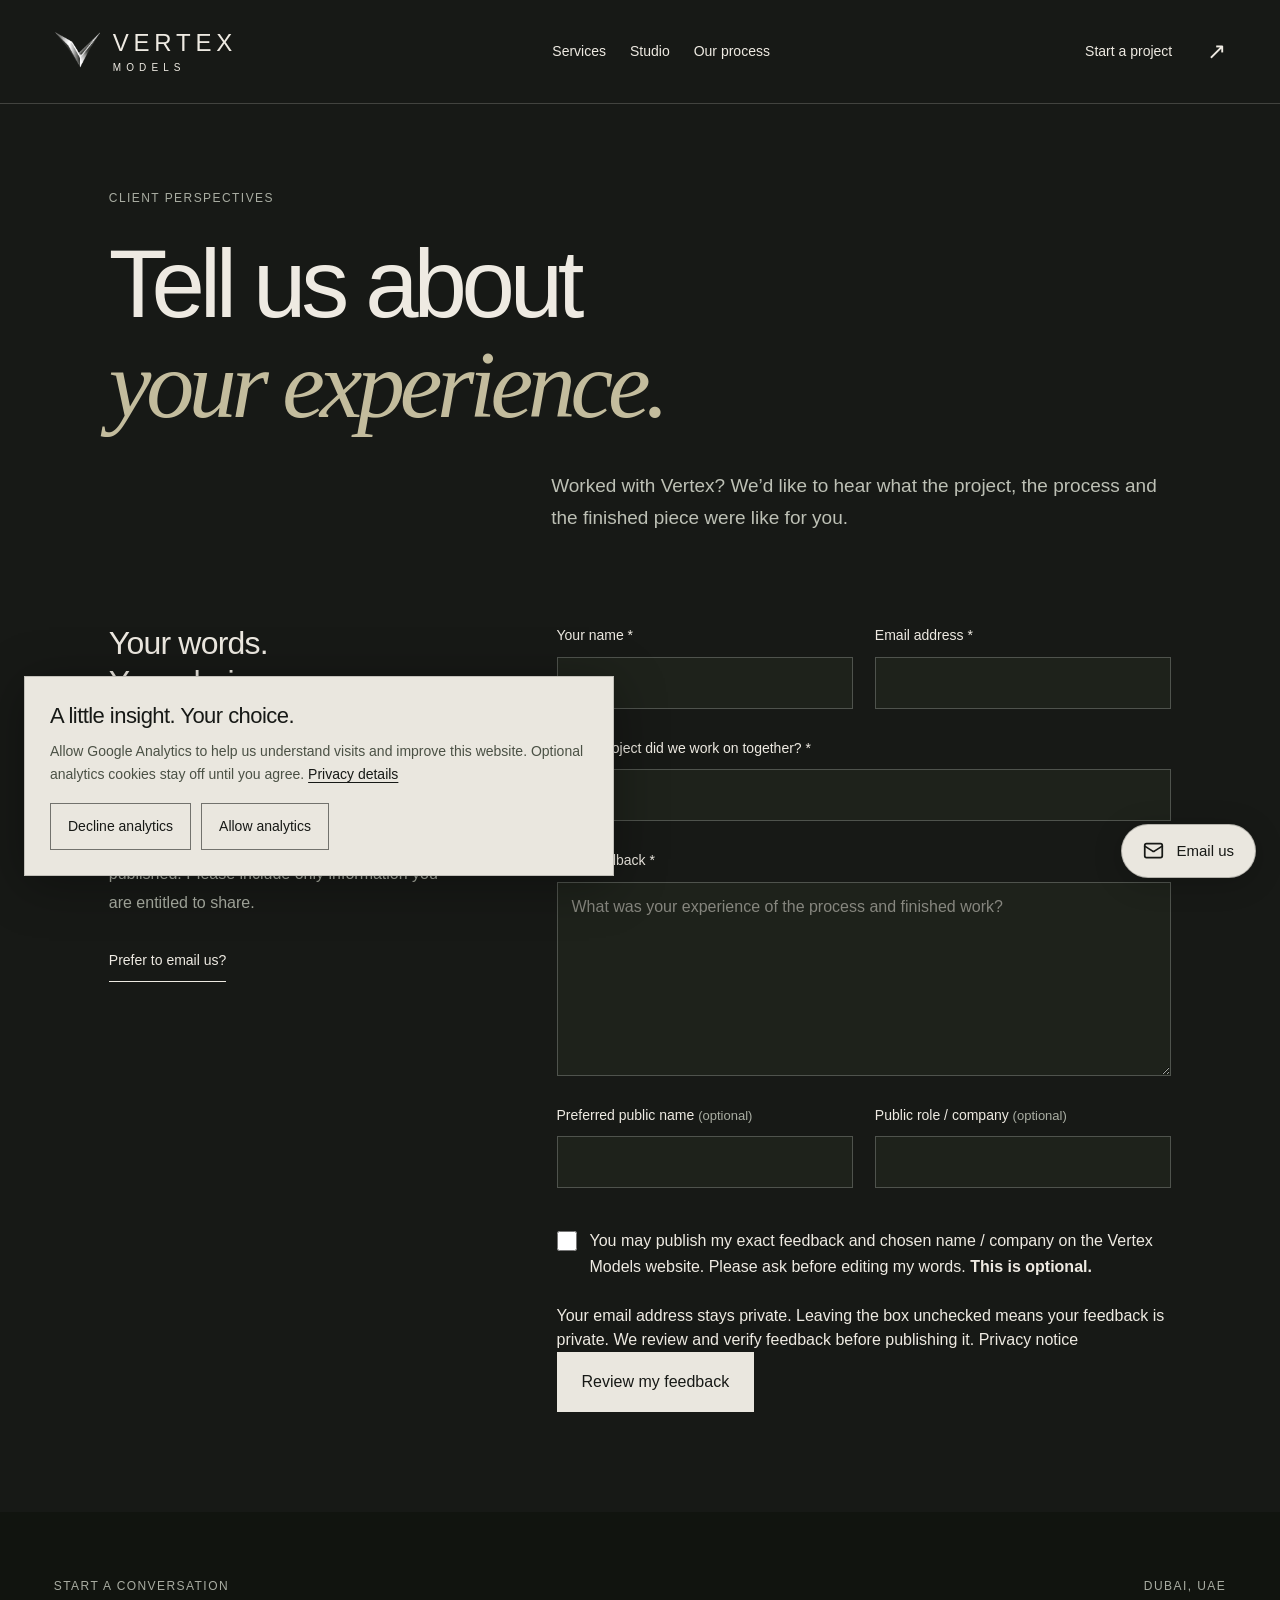
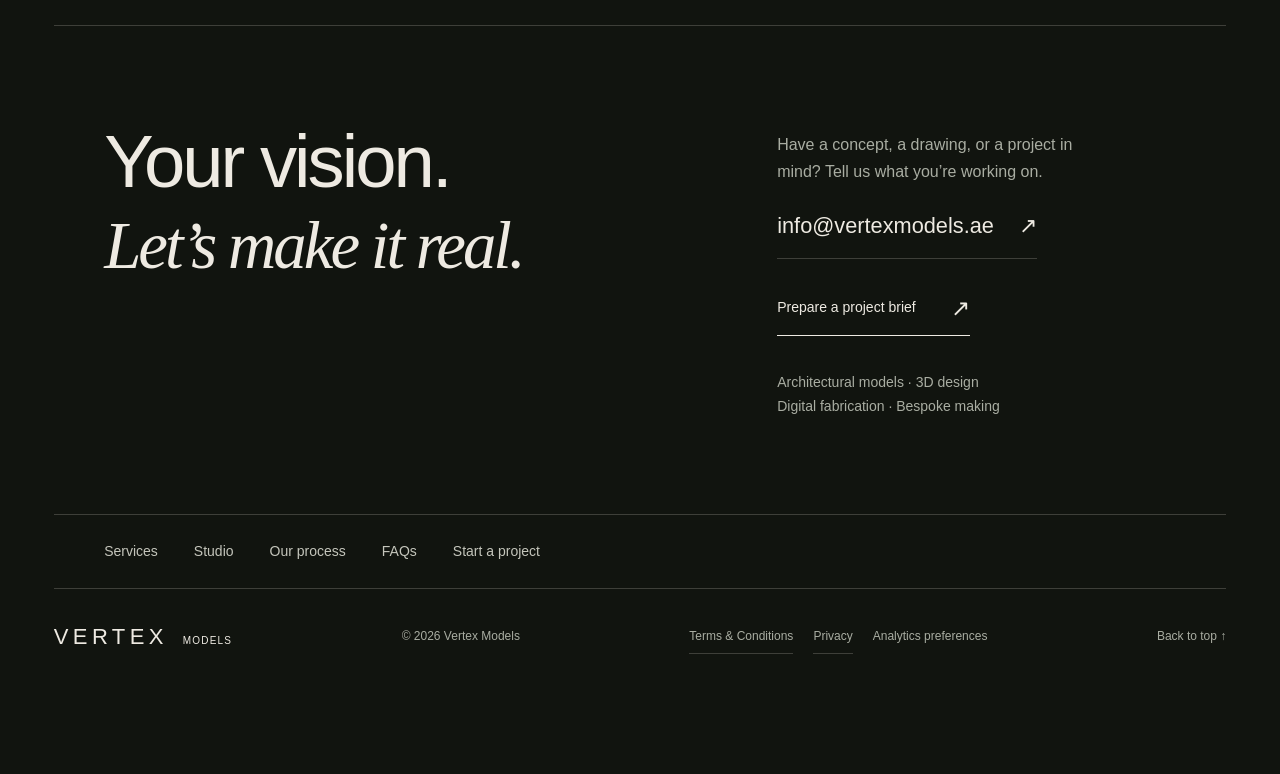
<file: feedback.html>
<!DOCTYPE html><html lang="en"><head><meta charSet="utf-8"/><meta name="viewport" content="width=device-width, initial-scale=1"/><link rel="preload" href="/images/vertex-mark.png" as="image"/><link rel="stylesheet" href="/_next/static/css/index.QuBADiO-.css" data-rsc-css-href="/_next/static/css/index.QuBADiO-.css" data-precedence="vite-rsc/importer-resources"/><link rel="modulepreload" fetchPriority="low" href="/_next/static/chunks/index-BphNCeyu.js"/><script src="/_next/static/chunks/rolldown-runtime-C60lm6uB.js" type="module" async=""></script><script src="/_next/static/chunks/framework-D_rUT4EX.js" type="module" async=""></script><script src="/_next/static/chunks/navigation-errors-By4dF-Cc.js" type="module" async=""></script><link rel="modulepreload" href="/_next/static/chunks/layout-segment-context-CZuvVCI-.js" crossorigin=""/><link rel="modulepreload" href="/_next/static/chunks/Icon-COpRllaJ.js" crossorigin=""/><link rel="modulepreload" href="/_next/static/chunks/analytics-consent-O_36Z6cu.js" crossorigin=""/><link rel="modulepreload" href="/_next/static/chunks/analytics-Bzyf-aNp.js" crossorigin=""/><link rel="modulepreload" href="/_next/static/chunks/feedback-form-COI5GeeW.js" crossorigin=""/><link rel="modulepreload" href="/_next/static/chunks/label-lDzyYW_a.js" crossorigin=""/><link rel="modulepreload" href="/_next/static/chunks/utils-CyEXM8_e.js" crossorigin=""/><title>Share your feedback — Vertex Models</title><meta name="description" content="Share your experience of working with Vertex Models and choose whether your words may be featured."/><meta name="robots" content="index, follow"/><meta property="og:title" content="Share your feedback — Vertex Models"/><meta property="og:description" content="Share your experience of working with Vertex Models and choose whether your words may be featured."/><meta property="og:url" content="https://vertexmodels.ae"/><meta property="og:site_name" content="Vertex Models"/><meta property="og:type" content="website"/><meta property="og:locale" content="en_AE"/><meta property="og:image" content="https://vertexmodels.ae/images/p2-50.webp"/><meta property="og:image:alt" content="Architectural villa scale model from the Vertex Models portfolio"/><meta name="twitter:card" content="summary_large_image"/><meta name="twitter:title" content="Share your feedback — Vertex Models"/><meta name="twitter:description" content="Share your experience of working with Vertex Models and choose whether your words may be featured."/><meta name="twitter:image" content="https://vertexmodels.ae/images/p2-50.webp"/><meta name="twitter:image:alt" content="Architectural villa scale model from the Vertex Models portfolio"/><link rel="shortcut icon" href="/favicon.svg"/><link rel="icon" href="/favicon.svg"/><link rel="canonical" href="https://vertexmodels.ae/feedback"/><script>Object.assign(((self[Symbol.for("vinext.navigationRuntime")]??={bootstrap:{routeManifest:null},functions:{}}).bootstrap.rsc??={rsc:[]}),{params:{},nav:{"pathname":"/feedback","searchParams":[]}})</script><link rel="modulepreload" href="/_next/static/chunks/index-BphNCeyu.js" />
</head><body><a class="skip-link" href="#main">Skip to content</a><div id="top"></div><header class="site-header"><a href="/" class="brand" aria-label="Vertex Models home"><span class="brand-mark"><img src="/images/vertex-mark.png" alt=""/></span><span>VERTEX<span class="brand-sub">MODELS</span></span></a><nav class="desktop-nav" aria-label="Main navigation"><a href="/services">Services</a><a href="/studio">Studio</a><a href="/#process">Our process</a></nav><a href="/start-a-project" class="header-contact">Start a project <span aria-hidden="true">↗</span></a><details class="mobile-nav"><summary>Menu <span>＋</span></summary><nav aria-label="Mobile navigation"><a href="/services">Services</a><a href="/studio">Studio</a><a href="/#process">Our process</a><a href="/faqs">FAQs</a><a href="/start-a-project">Start a project</a></nav></details></header><main id="main" class="expansion"><header class="editorial-intro"><span class="section-index">CLIENT PERSPECTIVES</span><h1>Tell us about<br/><em>your experience.</em></h1><p>Worked with Vertex? We’d like to hear what the project, the process and the finished piece were like for you.</p></header><div class="enquiry-layout"><aside class="enquiry-aside"><h2>Your words.<br/>Your choice.</h2><p>All feedback is welcome. You can share it privately, or allow us to feature your exact words with your chosen attribution.</p><p>Feedback is reviewed before anything is published. Please include only information you are entitled to share.</p><a class="text-link" href="mailto:info@vertexmodels.ae?subject=Client%20feedback">Prefer to email us?</a></aside><div class="brief-form-wrap"><form class="brief-form"><div class="form-grid"><input class="form-honeypot" tabindex="-1" aria-hidden="true" autoComplete="off" name="website"/><div class="field"><label data-slot="label" class="flex items-center gap-2 text-sm leading-none font-medium select-none group-data-[disabled=true]:pointer-events-none group-data-[disabled=true]:opacity-50 peer-disabled:cursor-not-allowed peer-disabled:opacity-50" for="feedback-name">Your name *</label><input data-slot="input" class="h-9 w-full min-w-0 rounded-md border border-input bg-transparent px-3 py-1 text-base shadow-xs transition-[color,box-shadow] outline-none selection:bg-primary selection:text-primary-foreground file:inline-flex file:h-7 file:border-0 file:bg-transparent file:text-sm file:font-medium file:text-foreground placeholder:text-muted-foreground disabled:pointer-events-none disabled:cursor-not-allowed disabled:opacity-50 md:text-sm dark:bg-input/30 focus-visible:border-ring focus-visible:ring-[3px] focus-visible:ring-ring/50 aria-invalid:border-destructive aria-invalid:ring-destructive/20 dark:aria-invalid:ring-destructive/40" id="feedback-name" required="" maxLength="100" autoComplete="name" name="name"/></div><div class="field"><label data-slot="label" class="flex items-center gap-2 text-sm leading-none font-medium select-none group-data-[disabled=true]:pointer-events-none group-data-[disabled=true]:opacity-50 peer-disabled:cursor-not-allowed peer-disabled:opacity-50" for="feedback-email">Email address *</label><input type="email" data-slot="input" class="h-9 w-full min-w-0 rounded-md border border-input bg-transparent px-3 py-1 text-base shadow-xs transition-[color,box-shadow] outline-none selection:bg-primary selection:text-primary-foreground file:inline-flex file:h-7 file:border-0 file:bg-transparent file:text-sm file:font-medium file:text-foreground placeholder:text-muted-foreground disabled:pointer-events-none disabled:cursor-not-allowed disabled:opacity-50 md:text-sm dark:bg-input/30 focus-visible:border-ring focus-visible:ring-[3px] focus-visible:ring-ring/50 aria-invalid:border-destructive aria-invalid:ring-destructive/20 dark:aria-invalid:ring-destructive/40" id="feedback-email" required="" maxLength="180" autoComplete="email" name="email"/></div><div class="field field-wide"><label data-slot="label" class="flex items-center gap-2 text-sm leading-none font-medium select-none group-data-[disabled=true]:pointer-events-none group-data-[disabled=true]:opacity-50 peer-disabled:cursor-not-allowed peer-disabled:opacity-50" for="feedback-project">Which project did we work on together? *</label><input data-slot="input" class="h-9 w-full min-w-0 rounded-md border border-input bg-transparent px-3 py-1 text-base shadow-xs transition-[color,box-shadow] outline-none selection:bg-primary selection:text-primary-foreground file:inline-flex file:h-7 file:border-0 file:bg-transparent file:text-sm file:font-medium file:text-foreground placeholder:text-muted-foreground disabled:pointer-events-none disabled:cursor-not-allowed disabled:opacity-50 md:text-sm dark:bg-input/30 focus-visible:border-ring focus-visible:ring-[3px] focus-visible:ring-ring/50 aria-invalid:border-destructive aria-invalid:ring-destructive/20 dark:aria-invalid:ring-destructive/40" id="feedback-project" required="" maxLength="180" name="project"/></div><div class="field field-wide"><label data-slot="label" class="flex items-center gap-2 text-sm leading-none font-medium select-none group-data-[disabled=true]:pointer-events-none group-data-[disabled=true]:opacity-50 peer-disabled:cursor-not-allowed peer-disabled:opacity-50" for="feedback-text">Your feedback *</label><textarea data-slot="textarea" class="flex field-sizing-content min-h-16 w-full rounded-md border border-input bg-transparent px-3 py-2 text-base shadow-xs transition-[color,box-shadow] outline-none placeholder:text-muted-foreground focus-visible:border-ring focus-visible:ring-[3px] focus-visible:ring-ring/50 disabled:cursor-not-allowed disabled:opacity-50 aria-invalid:border-destructive aria-invalid:ring-destructive/20 md:text-sm dark:bg-input/30 dark:aria-invalid:ring-destructive/40" id="feedback-text" name="feedback" rows="7" required="" minLength="10" maxLength="2000" placeholder="What was your experience of the process and finished work?"></textarea></div><div class="field"><label data-slot="label" class="flex items-center gap-2 text-sm leading-none font-medium select-none group-data-[disabled=true]:pointer-events-none group-data-[disabled=true]:opacity-50 peer-disabled:cursor-not-allowed peer-disabled:opacity-50" for="feedback-display">Preferred public name <span>(optional)</span></label><input data-slot="input" class="h-9 w-full min-w-0 rounded-md border border-input bg-transparent px-3 py-1 text-base shadow-xs transition-[color,box-shadow] outline-none selection:bg-primary selection:text-primary-foreground file:inline-flex file:h-7 file:border-0 file:bg-transparent file:text-sm file:font-medium file:text-foreground placeholder:text-muted-foreground disabled:pointer-events-none disabled:cursor-not-allowed disabled:opacity-50 md:text-sm dark:bg-input/30 focus-visible:border-ring focus-visible:ring-[3px] focus-visible:ring-ring/50 aria-invalid:border-destructive aria-invalid:ring-destructive/20 dark:aria-invalid:ring-destructive/40" id="feedback-display" maxLength="100" name="display"/></div><div class="field"><label data-slot="label" class="flex items-center gap-2 text-sm leading-none font-medium select-none group-data-[disabled=true]:pointer-events-none group-data-[disabled=true]:opacity-50 peer-disabled:cursor-not-allowed peer-disabled:opacity-50" for="feedback-company">Public role / company <span>(optional)</span></label><input data-slot="input" class="h-9 w-full min-w-0 rounded-md border border-input bg-transparent px-3 py-1 text-base shadow-xs transition-[color,box-shadow] outline-none selection:bg-primary selection:text-primary-foreground file:inline-flex file:h-7 file:border-0 file:bg-transparent file:text-sm file:font-medium file:text-foreground placeholder:text-muted-foreground disabled:pointer-events-none disabled:cursor-not-allowed disabled:opacity-50 md:text-sm dark:bg-input/30 focus-visible:border-ring focus-visible:ring-[3px] focus-visible:ring-ring/50 aria-invalid:border-destructive aria-invalid:ring-destructive/20 dark:aria-invalid:ring-destructive/40" id="feedback-company" maxLength="180" name="company"/></div></div><label class="feedback-consent"><input type="checkbox" name="permission"/><span>You may publish my exact feedback and chosen name / company on the Vertex Models website. Please ask before editing my words. <strong>This is optional.</strong></span></label><p class="form-disclosure">Your email address stays private. Leaving the box unchecked means your feedback is private. We review and verify feedback before publishing it. <a href="/privacy">Privacy notice</a></p><button class="solid-link" type="submit">Review my feedback</button><noscript><p>Please email your feedback to info@vertexmodels.ae.</p></noscript></form></div></div></main><footer id="contact" class="contact-section"><div class="eyebrow"><span>START A CONVERSATION</span><span>DUBAI, UAE</span></div><div class="contact-main"><h2>Your vision.<br/><em>Let’s make it real.</em></h2><div class="contact-info"><p>Have a concept, a drawing, or a project in mind? Tell us what you’re working on.</p><a href="mailto:info@vertexmodels.ae" class="email-link">info@vertexmodels.ae <span aria-hidden="true">↗</span></a><a href="/start-a-project" class="text-link footer-brief">Prepare a project brief <span aria-hidden="true">↗</span></a><p class="contact-small">Architectural models · 3D design<br/>Digital fabrication · Bespoke making</p></div></div><nav class="footer-explore" aria-label="Explore Vertex"><a href="/services">Services</a><a href="/studio">Studio</a><a href="/#process">Our process</a><a href="/faqs">FAQs</a><a href="/start-a-project">Start a project</a></nav><div class="footer-bottom"><a href="/" class="footer-wordmark">VERTEX<span>MODELS</span></a><span>© <!-- -->2026<!-- --> Vertex Models</span><nav class="footer-legal" aria-label="Legal"><a href="/terms">Terms &amp; Conditions</a><a href="/privacy">Privacy</a><button type="button" class="analytics-settings">Analytics preferences</button></nav><a href="#top">Back to top ↑</a></div></footer><a class="floating-contact" href="mailto:info@vertexmodels.ae?subject=Enquiry%20for%20Vertex%20Models" aria-label="Email Vertex Models at info@vertexmodels.ae" title="Email info@vertexmodels.ae"><svg xmlns="http://www.w3.org/2000/svg" width="21" height="21" viewBox="0 0 24 24" fill="none" stroke="currentColor" stroke-width="2" stroke-linecap="round" stroke-linejoin="round" class="lucide lucide-mail" aria-hidden="true"><path d="m22 7-8.991 5.727a2 2 0 0 1-2.009 0L2 7"></path><rect x="2" y="4" width="20" height="16" rx="2"></rect></svg><span>Email us</span></a><script type="module" src="/_next/static/chunks/index-BphNCeyu.js" id="_R_" async=""></script><script>((self[Symbol.for("vinext.navigationRuntime")]??={bootstrap:{routeManifest:null},functions:{}}).bootstrap.rsc??={rsc:[]}).rsc.push("0:{\"page:/feedback\":\"$L1\",\"layout:/\":\"$L2\",\"route:/feedback\":\"$L3\",\"__route\":\"route:/feedback\",\"__interceptionContext\":null,\"__layoutIds\":[\"layout:/\"],\"__rootLayout\":\"/\",\"__bfcacheSegmentIdentities\":{\"layout:/\":\"[\\\"layout\\\",\\\"layout:/\\\",\\\"root-boundary:/\\\",\\\"\\\"]\",\"page:/feedback\":\"[\\\"page\\\",\\\"page:/feedback\\\",\\\"root-boundary:/\\\",\\\"[\\\\\\\"feedback\\\\\\\"]\\\"]\"},\"__srcPage\":[\"feedback\",\"page\"],\"__layoutFlags\":{\"layout:/\":\"s\"},\"__artifactCompatibility\":{\"schemaVersion\":1,\"graphVersion\":\"app-route-graph:bdd2336f55f64d10\",\"deploymentVersion\":\"0d242c21-e4d9-4183-95a6-eeb4d38b5953\",\"appElementsSchemaVersion\":1,\"rscPayloadSchemaVersion\":1,\"rootBoundaryId\":\"/\",\"renderEpoch\":null}}\n")</script><script>((self[Symbol.for("vinext.navigationRuntime")]??={bootstrap:{routeManifest:null},functions:{}}).bootstrap.rsc??={rsc:[]}).rsc.push("4:I[\"d78cf13b12d2\",[],\"Children\",1]\n")</script><script>((self[Symbol.for("vinext.navigationRuntime")]??={bootstrap:{routeManifest:null},functions:{}}).bootstrap.rsc??={rsc:[]}).rsc.push("5:I[\"61bd68617267\",[],\"default\",1]\n")</script><script>((self[Symbol.for("vinext.navigationRuntime")]??={bootstrap:{routeManifest:null},functions:{}}).bootstrap.rsc??={rsc:[]}).rsc.push("6:I[\"eede81f5ed37\",[],\"AnalyticsConsent\",1]\n")</script><script>((self[Symbol.for("vinext.navigationRuntime")]??={bootstrap:{routeManifest:null},functions:{}}).bootstrap.rsc??={rsc:[]}).rsc.push("7:I[\"704cdca18586\",[],\"GlobalErrorBoundary\",1]\n")</script><script>((self[Symbol.for("vinext.navigationRuntime")]??={bootstrap:{routeManifest:null},functions:{}}).bootstrap.rsc??={rsc:[]}).rsc.push("8:I[\"583f8a064e38\",[],\"default\",1]\n")</script><script>((self[Symbol.for("vinext.navigationRuntime")]??={bootstrap:{routeManifest:null},functions:{}}).bootstrap.rsc??={rsc:[]}).rsc.push("9:I[\"704cdca18586\",[],\"ErrorBoundary\",1]\n")</script><script>((self[Symbol.for("vinext.navigationRuntime")]??={bootstrap:{routeManifest:null},functions:{}}).bootstrap.rsc??={rsc:[]}).rsc.push("a:I[\"3b21ce3da5ba\",[],\"LayoutSegmentProvider\",1]\n")</script><script>((self[Symbol.for("vinext.navigationRuntime")]??={bootstrap:{routeManifest:null},functions:{}}).bootstrap.rsc??={rsc:[]}).rsc.push("b:I[\"d78cf13b12d2\",[],\"Slot\",1]\n")</script><script>((self[Symbol.for("vinext.navigationRuntime")]??={bootstrap:{routeManifest:null},functions:{}}).bootstrap.rsc??={rsc:[]}).rsc.push("c:I[\"704cdca18586\",[],\"NotFoundBoundary\",1]\n")</script><script>((self[Symbol.for("vinext.navigationRuntime")]??={bootstrap:{routeManifest:null},functions:{}}).bootstrap.rsc??={rsc:[]}).rsc.push(":HL[\"/_next/static/css/index.QuBADiO-.css\",\"style\"     ]\n")</script><script>((self[Symbol.for("vinext.navigationRuntime")]??={bootstrap:{routeManifest:null},functions:{}}).bootstrap.rsc??={rsc:[]}).rsc.push(":HL[\"/images/vertex-mark.png\",\"image\"]\n")</script><script>((self[Symbol.for("vinext.navigationRuntime")]??={bootstrap:{routeManifest:null},functions:{}}).bootstrap.rsc??={rsc:[]}).rsc.push("2:[[[\"$\",\"link\",\"css:/_next/static/css/index.QuBADiO-.css\",{\"rel\":\"stylesheet\",\"precedence\":\"vite-rsc/importer-resources\",\"href\":\"/_next/static/css/index.QuBADiO-.css\",\"data-rsc-css-href\":\"/_next/static/css/index.QuBADiO-.css\"}],\"$undefined\"],[\"$\",\"html\",null,{\"lang\":\"en\",\"children\":[\"$\",\"body\",null,{\"children\":[[\"$\",\"a\",null,{\"className\":\"skip-link\",\"href\":\"#main\",\"children\":\"Skip to content\"}],[\"$\",\"$L4\",null,{}],[\"$\",\"a\",null,{\"className\":\"floating-contact\",\"href\":\"mailto:info@vertexmodels.ae?subject=Enquiry%20for%20Vertex%20Models\",\"aria-label\":\"Email Vertex Models at info@vertexmodels.ae\",\"title\":\"Email info@vertexmodels.ae\",\"children\":[[\"$\",\"$L5\",null,{\"ref\":\"$undefined\",\"iconNode\":[[\"path\",{\"d\":\"m22 7-8.991 5.727a2 2 0 0 1-2.009 0L2 7\",\"key\":\"132q7q\"}],[\"rect\",{\"x\":\"2\",\"y\":\"4\",\"width\":\"20\",\"height\":\"16\",\"rx\":\"2\",\"key\":\"izxlao\"}]],\"className\":\"lucide-mail\",\"size\":21,\"aria-hidden\":\"true\"}],[\"$\",\"span\",null,{\"children\":\"Email us\"}]]}],[\"$\",\"$L6\",null,{}]]}]}]]\n")</script><script>((self[Symbol.for("vinext.navigationRuntime")]??={bootstrap:{routeManifest:null},functions:{}}).bootstrap.rsc??={rsc:[]}).rsc.push("3:[[[\"$\",\"meta\",null,{\"charSet\":\"utf-8\"}],[[\"$\",\"title\",\"0\",{\"children\":\"Share your feedback — Vertex Models\"}],[\"$\",\"meta\",\"1\",{\"name\":\"description\",\"content\":\"Share your experience of working with Vertex Models and choose whether your words may be featured.\"}],[\"$\",\"meta\",\"2\",{\"name\":\"robots\",\"content\":\"index, follow\"}],[\"$\",\"meta\",\"3\",{\"property\":\"og:title\",\"content\":\"Share your feedback — Vertex Models\"}],[\"$\",\"meta\",\"4\",{\"property\":\"og:description\",\"content\":\"Share your experience of working with Vertex Models and choose whether your words may be featured.\"}],[\"$\",\"meta\",\"5\",{\"property\":\"og:url\",\"content\":\"https://vertexmodels.ae\"}],[\"$\",\"meta\",\"6\",{\"property\":\"og:site_name\",\"content\":\"Vertex Models\"}],[\"$\",\"meta\",\"7\",{\"property\":\"og:type\",\"content\":\"website\"}],[\"$\",\"meta\",\"8\",{\"property\":\"og:locale\",\"content\":\"en_AE\"}],[\"$\",\"meta\",\"9\",{\"property\":\"og:image\",\"content\":\"https://vertexmodels.ae/images/p2-50.webp\"}],[\"$\",\"meta\",\"10\",{\"property\":\"og:image:alt\",\"content\":\"Architectural villa scale model from the Vertex Models portfolio\"}],[\"$\",\"meta\",\"11\",{\"name\":\"twitter:card\",\"content\":\"summary_large_image\"}],[\"$\",\"meta\",\"12\",{\"name\":\"twitter:title\",\"content\":\"Share your feedback — Vertex Models\"}],[\"$\",\"meta\",\"13\",{\"name\":\"twitter:description\",\"content\":\"Share your experience of working with Vertex Models and choose whether your words may be featured.\"}],[\"$\",\"meta\",\"14\",{\"name\":\"twitter:image\",\"content\":\"https://vertexmodels.ae/images/p2-50.webp\"}],[\"$\",\"meta\",\"15\",{\"name\":\"twitter:image:alt\",\"content\":\"Architectural villa scale model from the Vertex Models portfolio\"}],[\"$\",\"link\",\"16\",{\"data-vinext-streamed-icon\":\"$undefined\",\"rel\":\"shortcut icon\",\"href\":\"/favicon.svg\",\"type\":\"$undefined\",\"sizes\":\"$undefined\",\"color\":\"$undefined\",\"media\":\"$undefined\",\"fetchPriority\":\"$undefined\"}],[\"$\",\"link\",\"17\",{\"data-vinext-streamed-icon\":\"$undefined\",\"rel\":\"icon\",\"href\":\"/favicon.svg\",\"type\":\"$undefined\",\"sizes\":\"$undefined\",\"color\":\"$undefined\",\"media\":\"$undefined\",\"fetchPriority\":\"$undefined\"}],[\"$\",\"link\",\"18\",{\"rel\":\"canonical\",\"href\":\"https://vertexmodels.ae/feedback\"}]],[[\"$\",\"meta\",\"0\",{\"name\":\"viewport\",\"content\":\"width=device-width, initial-scale=1\"}]]],[\"$\",\"$L7\",null,{\"fallback\":\"$8\",\"children\":[\"$\",\"$L9\",null,{\"fallback\":\"$8\",\"children\":[\"$\",\"$La\",null,{\"providerId\":\"layout:/\",\"segmentMap\":{\"children\":[\"feedback\"]},\"children\":[\"$\",\"$Lb\",null,{\"id\":\"layout:/\",\"parallelSlots\":\"$undefined\",\"children\":[\"$\",\"$Lc\",null,{\"resetKey\":\"feedback\",\"fallback\":[[\"$\",\"header\",null,{\"className\":\"site-header\",\"children\":[[\"$\",\"a\",null,{\"href\":\"/\",\"className\":\"brand\",\"aria-label\":\"Vertex Models home\",\"children\":[[\"$\",\"span\",null,{\"className\":\"brand-mark\",\"children\":[\"$\",\"img\",null,{\"src\":\"/images/vertex-mark.png\",\"alt\":\"\"}]}],[\"$\",\"span\",null,{\"children\":[\"VERTEX\",[\"$\",\"span\",null,{\"className\":\"brand-sub\",\"children\":\"MODELS\"}]]}]]}],[\"$\",\"nav\",null,{\"className\":\"desktop-nav\",\"aria-label\":\"Main navigation\",\"children\":[[\"$\",\"a\",null,{\"href\":\"/services\",\"children\":\"Services\"}],[\"$\",\"a\",null,{\"href\":\"/studio\",\"children\":\"Studio\"}],[\"$\",\"a\",null,{\"href\":\"/#process\",\"children\":\"Our process\"}]]}],[\"$\",\"a\",null,{\"href\":\"/start-a-project\",\"className\":\"header-contact\",\"children\":[\"Start a project \",[\"$\",\"span\",null,{\"aria-hidden\":\"true\",\"children\":\"↗\"}]]}],[\"$\",\"details\",null,{\"className\":\"mobile-nav\",\"children\":[[\"$\",\"summary\",null,{\"children\":[\"Menu \",[\"$\",\"span\",null,{\"children\":\"＋\"}]]}],[\"$\",\"nav\",null,{\"aria-label\":\"Mobile navigation\",\"children\":[[\"$\",\"a\",null,{\"href\":\"/services\",\"children\":\"Services\"}],[\"$\",\"a\",null,{\"href\":\"/studio\",\"children\":\"Studio\"}],[\"$\",\"a\",null,{\"href\":\"/#process\",\"children\":\"Our process\"}],[\"$\",\"a\",null,{\"href\":\"/faqs\",\"children\":\"FAQs\"}],[\"$\",\"a\",null,{\"href\":\"/start-a-project\",\"children\":\"Start a project\"}]]}]]}]]}],[\"$\",\"main\",null,{\"id\":\"main\",\"className\":\"not-found\",\"children\":[[\"$\",\"span\",null,{\"className\":\"section-index\",\"children\":\"404 / OUTSIDE THE FRAME\"}],[\"$\",\"h1\",null,{\"children\":[\"This page\",[\"$\",\"br\",null,{}],[\"$\",\"em\",null,{\"children\":\"isn’t here.\"}]]}],[\"$\",\"a\",null,{\"href\":\"/services\",\"className\":\"text-link\",\"children\":\"Explore our services ↗\"}]]}],[\"$\",\"footer\",null,{\"id\":\"contact\",\"className\":\"contact-section\",\"children\":[[\"$\",\"div\",null,{\"className\":\"eyebrow\",\"children\":[[\"$\",\"span\",null,{\"children\":\"START A CONVERSATION\"}],[\"$\",\"span\",null,{\"children\":\"DUBAI, UAE\"}]]}],[\"$\",\"div\",null,{\"className\":\"contact-main\",\"children\":[[\"$\",\"h2\",null,{\"children\":[\"Your vision.\",[\"$\",\"br\",null,{}],[\"$\",\"em\",null,{\"children\":\"Let’s make it real.\"}]]}],[\"$\",\"div\",null,{\"className\":\"contact-info\",\"children\":[[\"$\",\"p\",null,{\"children\":\"Have a concept, a drawing, or a project in mind? Tell us what you’re working on.\"}],[\"$\",\"a\",null,{\"href\":\"mailto:info@vertexmodels.ae\",\"className\":\"email-link\",\"children\":[\"info@vertexmodels.ae \",\"$Ld\"]}],\"$Le\",\"$Lf\"]}]]}],\"$L10\",\"$L11\"]}]],\"children\":\"$L12\"}]}]}]}]}],null,null]\n")</script><script>((self[Symbol.for("vinext.navigationRuntime")]??={bootstrap:{routeManifest:null},functions:{}}).bootstrap.rsc??={rsc:[]}).rsc.push("13:I[\"eede81f5ed37\",[],\"AnalyticsSettings\",1]\n")</script><script>((self[Symbol.for("vinext.navigationRuntime")]??={bootstrap:{routeManifest:null},functions:{}}).bootstrap.rsc??={rsc:[]}).rsc.push("14:I[\"dc3d79559167\",[],\"AppRouterScrollTarget\",1]\n")</script><script>((self[Symbol.for("vinext.navigationRuntime")]??={bootstrap:{routeManifest:null},functions:{}}).bootstrap.rsc??={rsc:[]}).rsc.push("15:I[\"704cdca18586\",[],\"RedirectBoundary\",1]\n")</script><script>((self[Symbol.for("vinext.navigationRuntime")]??={bootstrap:{routeManifest:null},functions:{}}).bootstrap.rsc??={rsc:[]}).rsc.push("d:[\"$\",\"span\",null,{\"aria-hidden\":\"true\",\"children\":\"↗\"}]\n")</script><script>((self[Symbol.for("vinext.navigationRuntime")]??={bootstrap:{routeManifest:null},functions:{}}).bootstrap.rsc??={rsc:[]}).rsc.push("e:[\"$\",\"a\",null,{\"href\":\"/start-a-project\",\"className\":\"text-link footer-brief\",\"children\":[\"Prepare a project brief \",[\"$\",\"span\",null,{\"aria-hidden\":\"true\",\"children\":\"↗\"}]]}]\n")</script><script>((self[Symbol.for("vinext.navigationRuntime")]??={bootstrap:{routeManifest:null},functions:{}}).bootstrap.rsc??={rsc:[]}).rsc.push("f:[\"$\",\"p\",null,{\"className\":\"contact-small\",\"children\":[\"Architectural models · 3D design\",[\"$\",\"br\",null,{}],\"Digital fabrication · Bespoke making\"]}]\n")</script><script>((self[Symbol.for("vinext.navigationRuntime")]??={bootstrap:{routeManifest:null},functions:{}}).bootstrap.rsc??={rsc:[]}).rsc.push("10:[\"$\",\"nav\",null,{\"className\":\"footer-explore\",\"aria-label\":\"Explore Vertex\",\"children\":[[\"$\",\"a\",null,{\"href\":\"/services\",\"children\":\"Services\"}],[\"$\",\"a\",null,{\"href\":\"/studio\",\"children\":\"Studio\"}],[\"$\",\"a\",null,{\"href\":\"/#process\",\"children\":\"Our process\"}],[\"$\",\"a\",null,{\"href\":\"/faqs\",\"children\":\"FAQs\"}],[\"$\",\"a\",null,{\"href\":\"/start-a-project\",\"children\":\"Start a project\"}]]}]\n")</script><script>((self[Symbol.for("vinext.navigationRuntime")]??={bootstrap:{routeManifest:null},functions:{}}).bootstrap.rsc??={rsc:[]}).rsc.push("11:[\"$\",\"div\",null,{\"className\":\"footer-bottom\",\"children\":[[\"$\",\"a\",null,{\"href\":\"/\",\"className\":\"footer-wordmark\",\"children\":[\"VERTEX\",[\"$\",\"span\",null,{\"children\":\"MODELS\"}]]}],[\"$\",\"span\",null,{\"children\":[\"© \",2026,\" Vertex Models\"]}],[\"$\",\"nav\",null,{\"className\":\"footer-legal\",\"aria-label\":\"Legal\",\"children\":[[\"$\",\"a\",null,{\"href\":\"/terms\",\"children\":\"Terms \u0026 Conditions\"}],[\"$\",\"a\",null,{\"href\":\"/privacy\",\"children\":\"Privacy\"}],[\"$\",\"$L13\",null,{}]]}],[\"$\",\"a\",null,{\"href\":\"#top\",\"children\":\"Back to top ↑\"}]]}]\n")</script><script>((self[Symbol.for("vinext.navigationRuntime")]??={bootstrap:{routeManifest:null},functions:{}}).bootstrap.rsc??={rsc:[]}).rsc.push("12:[\"$\",\"$Lc\",null,{\"resetKey\":\"[\\\"feedback\\\"]\",\"fallback\":[[\"$\",\"header\",null,{\"className\":\"site-header\",\"children\":[[\"$\",\"a\",null,{\"href\":\"/\",\"className\":\"brand\",\"aria-label\":\"Vertex Models home\",\"children\":[[\"$\",\"span\",null,{\"className\":\"brand-mark\",\"children\":[\"$\",\"img\",null,{\"src\":\"/images/vertex-mark.png\",\"alt\":\"\"}]}],[\"$\",\"span\",null,{\"children\":[\"VERTEX\",[\"$\",\"span\",null,{\"className\":\"brand-sub\",\"children\":\"MODELS\"}]]}]]}],[\"$\",\"nav\",null,{\"className\":\"desktop-nav\",\"aria-label\":\"Main navigation\",\"children\":[[\"$\",\"a\",null,{\"href\":\"/services\",\"children\":\"Services\"}],[\"$\",\"a\",null,{\"href\":\"/studio\",\"children\":\"Studio\"}],[\"$\",\"a\",null,{\"href\":\"/#process\",\"children\":\"Our process\"}]]}],[\"$\",\"a\",null,{\"href\":\"/start-a-project\",\"className\":\"header-contact\",\"children\":[\"Start a project \",[\"$\",\"span\",null,{\"aria-hidden\":\"true\",\"children\":\"↗\"}]]}],[\"$\",\"details\",null,{\"className\":\"mobile-nav\",\"children\":[[\"$\",\"summary\",null,{\"children\":[\"Menu \",[\"$\",\"span\",null,{\"children\":\"＋\"}]]}],[\"$\",\"nav\",null,{\"aria-label\":\"Mobile navigation\",\"children\":[[\"$\",\"a\",null,{\"href\":\"/services\",\"children\":\"Services\"}],[\"$\",\"a\",null,{\"href\":\"/studio\",\"children\":\"Studio\"}],[\"$\",\"a\",null,{\"href\":\"/#process\",\"children\":\"Our process\"}],[\"$\",\"a\",null,{\"href\":\"/faqs\",\"children\":\"FAQs\"}],[\"$\",\"a\",null,{\"href\":\"/start-a-project\",\"children\":\"Start a project\"}]]}]]}]]}],[\"$\",\"main\",null,{\"id\":\"main\",\"className\":\"not-found\",\"children\":[[\"$\",\"span\",null,{\"className\":\"section-index\",\"children\":\"404 / OUTSIDE THE FRAME\"}],[\"$\",\"h1\",null,{\"children\":[\"This page\",[\"$\",\"br\",null,{}],[\"$\",\"em\",null,{\"children\":\"isn’t here.\"}]]}],[\"$\",\"a\",null,{\"href\":\"/services\",\"className\":\"text-link\",\"children\":\"Explore our services ↗\"}]]}],[\"$\",\"footer\",null,{\"id\":\"contact\",\"className\":\"contact-section\",\"children\":[[\"$\",\"div\",null,{\"className\":\"eyebrow\",\"children\":[[\"$\",\"span\",null,{\"children\":\"START A CONVERSATION\"}],[\"$\",\"span\",null,{\"children\":\"DUBAI, UAE\"}]]}],[\"$\",\"div\",null,{\"className\":\"contact-main\",\"children\":[[\"$\",\"h2\",null,{\"children\":[\"Your vision.\",[\"$\",\"br\",null,{}],[\"$\",\"em\",null,{\"children\":\"Let’s make it real.\"}]]}],[\"$\",\"div\",null,{\"className\":\"contact-info\",\"children\":[[\"$\",\"p\",null,{\"children\":\"Have a concept, a drawing, or a project in mind? Tell us what you’re working on.\"}],[\"$\",\"a\",null,{\"href\":\"mailto:info@vertexmodels.ae\",\"className\":\"email-link\",\"children\":[\"info@vertexmodels.ae \",[\"$\",\"span\",null,{\"aria-hidden\":\"true\",\"children\":\"↗\"}]]}],[\"$\",\"a\",null,{\"href\":\"/start-a-project\",\"className\":\"text-link footer-brief\",\"children\":[\"Prepare a project brief \",[\"$\",\"span\",null,{\"aria-hidden\":\"true\",\"children\":\"↗\"}]]}],[\"$\",\"p\",null,{\"className\":\"contact-small\",\"children\":[\"Architectural models · 3D design\",[\"$\",\"br\",null,{}],\"Digital fabrication · Bespoke making\"]}]]}]]}],[\"$\",\"nav\",null,{\"className\":\"footer-explore\",\"aria-label\":\"Explore Vertex\",\"children\":[[\"$\",\"a\",null,{\"href\":\"/services\",\"children\":\"Services\"}],[\"$\",\"a\",null,{\"href\":\"/studio\",\"children\":\"Studio\"}],[\"$\",\"a\",null,{\"href\":\"/#process\",\"children\":\"Our process\"}],[\"$\",\"a\",null,{\"href\":\"/faqs\",\"children\":\"FAQs\"}],[\"$\",\"a\",null,{\"href\":\"/start-a-project\",\"children\":\"Start a project\"}]]}],[\"$\",\"div\",null,{\"className\":\"footer-bottom\",\"children\":[[\"$\",\"a\",null,{\"href\":\"/\",\"className\":\"footer-wordmark\",\"children\":[\"VERTEX\",[\"$\",\"span\",null,{\"children\":\"MODELS\"}]]}],[\"$\",\"span\",null,{\"children\":[\"© \",2026,\" Vertex Models\"]}],[\"$\",\"nav\",null,{\"className\":\"footer-legal\",\"aria-label\":\"Legal\",\"children\":[[\"$\",\"a\",null,{\"href\":\"/terms\",\"children\":\"Terms \u0026 Conditions\"}],[\"$\",\"a\",null,{\"href\":\"/privacy\",\"children\":\"Privacy\"}],[\"$\",\"$L13\",null,{}]]}],[\"$\",\"a\",null,{\"href\":\"#top\",\"children\":\"Back to top ↑\"}]]}]]}]],\"children\":[\"$\",\"$L14\",null,{\"children\":[\"$\",\"$L15\",null,{\"children\":[[\"$\",\"$La\",null,{\"providerId\":\"page:/feedback\",\"segmentMap\":{\"children\":[\"__PAGE__\"]},\"children\":[\"$\",\"$Lb\",null,{\"id\":\"page:/feedback\"}]}],null]}]}]}]\n")</script><script>((self[Symbol.for("vinext.navigationRuntime")]??={bootstrap:{routeManifest:null},functions:{}}).bootstrap.rsc??={rsc:[]}).rsc.push("16:I[\"415f038f9d36\",[],\"FeedbackForm\",1]\n")</script><script>((self[Symbol.for("vinext.navigationRuntime")]??={bootstrap:{routeManifest:null},functions:{}}).bootstrap.rsc??={rsc:[]}).rsc.push("1:[[\"$\",\"div\",null,{\"id\":\"top\"}],[\"$\",\"header\",null,{\"className\":\"site-header\",\"children\":[[\"$\",\"a\",null,{\"href\":\"/\",\"className\":\"brand\",\"aria-label\":\"Vertex Models home\",\"children\":[[\"$\",\"span\",null,{\"className\":\"brand-mark\",\"children\":[\"$\",\"img\",null,{\"src\":\"/images/vertex-mark.png\",\"alt\":\"\"}]}],[\"$\",\"span\",null,{\"children\":[\"VERTEX\",[\"$\",\"span\",null,{\"className\":\"brand-sub\",\"children\":\"MODELS\"}]]}]]}],[\"$\",\"nav\",null,{\"className\":\"desktop-nav\",\"aria-label\":\"Main navigation\",\"children\":[[\"$\",\"a\",null,{\"href\":\"/services\",\"children\":\"Services\"}],[\"$\",\"a\",null,{\"href\":\"/studio\",\"children\":\"Studio\"}],[\"$\",\"a\",null,{\"href\":\"/#process\",\"children\":\"Our process\"}]]}],[\"$\",\"a\",null,{\"href\":\"/start-a-project\",\"className\":\"header-contact\",\"children\":[\"Start a project \",[\"$\",\"span\",null,{\"aria-hidden\":\"true\",\"children\":\"↗\"}]]}],[\"$\",\"details\",null,{\"className\":\"mobile-nav\",\"children\":[[\"$\",\"summary\",null,{\"children\":[\"Menu \",[\"$\",\"span\",null,{\"children\":\"＋\"}]]}],[\"$\",\"nav\",null,{\"aria-label\":\"Mobile navigation\",\"children\":[[\"$\",\"a\",null,{\"href\":\"/services\",\"children\":\"Services\"}],[\"$\",\"a\",null,{\"href\":\"/studio\",\"children\":\"Studio\"}],[\"$\",\"a\",null,{\"href\":\"/#process\",\"children\":\"Our process\"}],[\"$\",\"a\",null,{\"href\":\"/faqs\",\"children\":\"FAQs\"}],[\"$\",\"a\",null,{\"href\":\"/start-a-project\",\"children\":\"Start a project\"}]]}]]}]]}],[\"$\",\"main\",null,{\"id\":\"main\",\"className\":\"expansion\",\"children\":[[\"$\",\"header\",null,{\"className\":\"editorial-intro\",\"children\":[[\"$\",\"span\",null,{\"className\":\"section-index\",\"children\":\"CLIENT PERSPECTIVES\"}],[\"$\",\"h1\",null,{\"children\":[\"Tell us about\",[\"$\",\"br\",null,{}],[\"$\",\"em\",null,{\"children\":\"your experience.\"}]]}],[\"$\",\"p\",null,{\"children\":\"Worked with Vertex? We’d like to hear what the project, the process and the finished piece were like for you.\"}]]}],[\"$\",\"div\",null,{\"className\":\"enquiry-layout\",\"children\":[[\"$\",\"aside\",null,{\"className\":\"enquiry-aside\",\"children\":[[\"$\",\"h2\",null,{\"children\":[\"Your words.\",[\"$\",\"br\",null,{}],\"Your choice.\"]}],[\"$\",\"p\",null,{\"children\":\"All feedback is welcome. You can share it privately, or allow us to feature your exact words with your chosen attribution.\"}],[\"$\",\"p\",null,{\"children\":\"Feedback is reviewed before anything is published. Please include only information you are entitled to share.\"}],[\"$\",\"a\",null,{\"className\":\"text-link\",\"href\":\"mailto:info@vertexmodels.ae?subject=Client%20feedback\",\"children\":\"Prefer to email us?\"}]]}],[\"$\",\"$L16\",null,{}]]}]]}],[\"$\",\"footer\",null,{\"id\":\"contact\",\"className\":\"contact-section\",\"children\":[[\"$\",\"div\",null,{\"className\":\"eyebrow\",\"children\":[[\"$\",\"span\",null,{\"children\":\"START A CONVERSATION\"}],[\"$\",\"span\",null,{\"children\":\"DUBAI, UAE\"}]]}],[\"$\",\"div\",null,{\"className\":\"contact-main\",\"children\":[[\"$\",\"h2\",null,{\"children\":[\"Your vision.\",[\"$\",\"br\",null,{}],[\"$\",\"em\",null,{\"children\":\"Let’s make it real.\"}]]}],[\"$\",\"div\",null,{\"className\":\"contact-info\",\"children\":[[\"$\",\"p\",null,{\"children\":\"Have a concept, a drawing, or a project in mind? Tell us what you’re working on.\"}],[\"$\",\"a\",null,{\"href\":\"mailto:info@vertexmodels.ae\",\"className\":\"email-link\",\"children\":[\"info@vertexmodels.ae \",[\"$\",\"span\",null,{\"aria-hidden\":\"true\",\"children\":\"↗\"}]]}],[\"$\",\"a\",null,{\"href\":\"/start-a-project\",\"className\":\"text-link footer-brief\",\"children\":[\"Prepare a project brief \",[\"$\",\"span\",null,{\"aria-hidden\":\"true\",\"children\":\"↗\"}]]}],[\"$\",\"p\",null,{\"className\":\"contact-small\",\"children\":[\"Architectural models · 3D design\",[\"$\",\"br\",null,{}],\"Digital fabrication · Bespoke making\"]}]]}]]}],[\"$\",\"nav\",null,{\"className\":\"footer-explore\",\"aria-label\":\"Explore Vertex\",\"children\":[[\"$\",\"a\",null,{\"href\":\"/services\",\"children\":\"Services\"}],[\"$\",\"a\",null,{\"href\":\"/studio\",\"children\":\"Studio\"}],[\"$\",\"a\",null,{\"href\":\"/#process\",\"children\":\"Our process\"}],[\"$\",\"a\",null,{\"href\":\"/faqs\",\"children\":\"FAQs\"}],[\"$\",\"a\",null,{\"href\":\"/start-a-project\",\"children\":\"Start a project\"}]]}],[\"$\",\"div\",null,{\"className\":\"footer-bottom\",\"children\":[[\"$\",\"a\",null,{\"href\":\"/\",\"className\":\"footer-wordmark\",\"children\":[\"VERTEX\",[\"$\",\"span\",null,{\"children\":\"MODELS\"}]]}],[\"$\",\"span\",null,{\"children\":[\"© \",2026,\" Vertex Models\"]}],[\"$\",\"nav\",null,{\"className\":\"footer-legal\",\"aria-label\":\"Legal\",\"children\":[[\"$\",\"a\",null,{\"href\":\"/terms\",\"children\":\"Terms \u0026 Conditions\"}],[\"$\",\"a\",null,{\"href\":\"/privacy\",\"children\":\"Privacy\"}],[\"$\",\"$L13\",null,{}]]}],[\"$\",\"a\",null,{\"href\":\"#top\",\"children\":\"Back to top ↑\"}]]}]]}]]\n")</script><script>Object.assign(((self[Symbol.for("vinext.navigationRuntime")]??={bootstrap:{routeManifest:null},functions:{}}).bootstrap.rsc??={rsc:[]}),{"initialCacheKind":"static"});((self[Symbol.for("vinext.navigationRuntime")]??={bootstrap:{routeManifest:null},functions:{}}).bootstrap.rsc??={rsc:[]}).done=true</script></body></html>
</file>
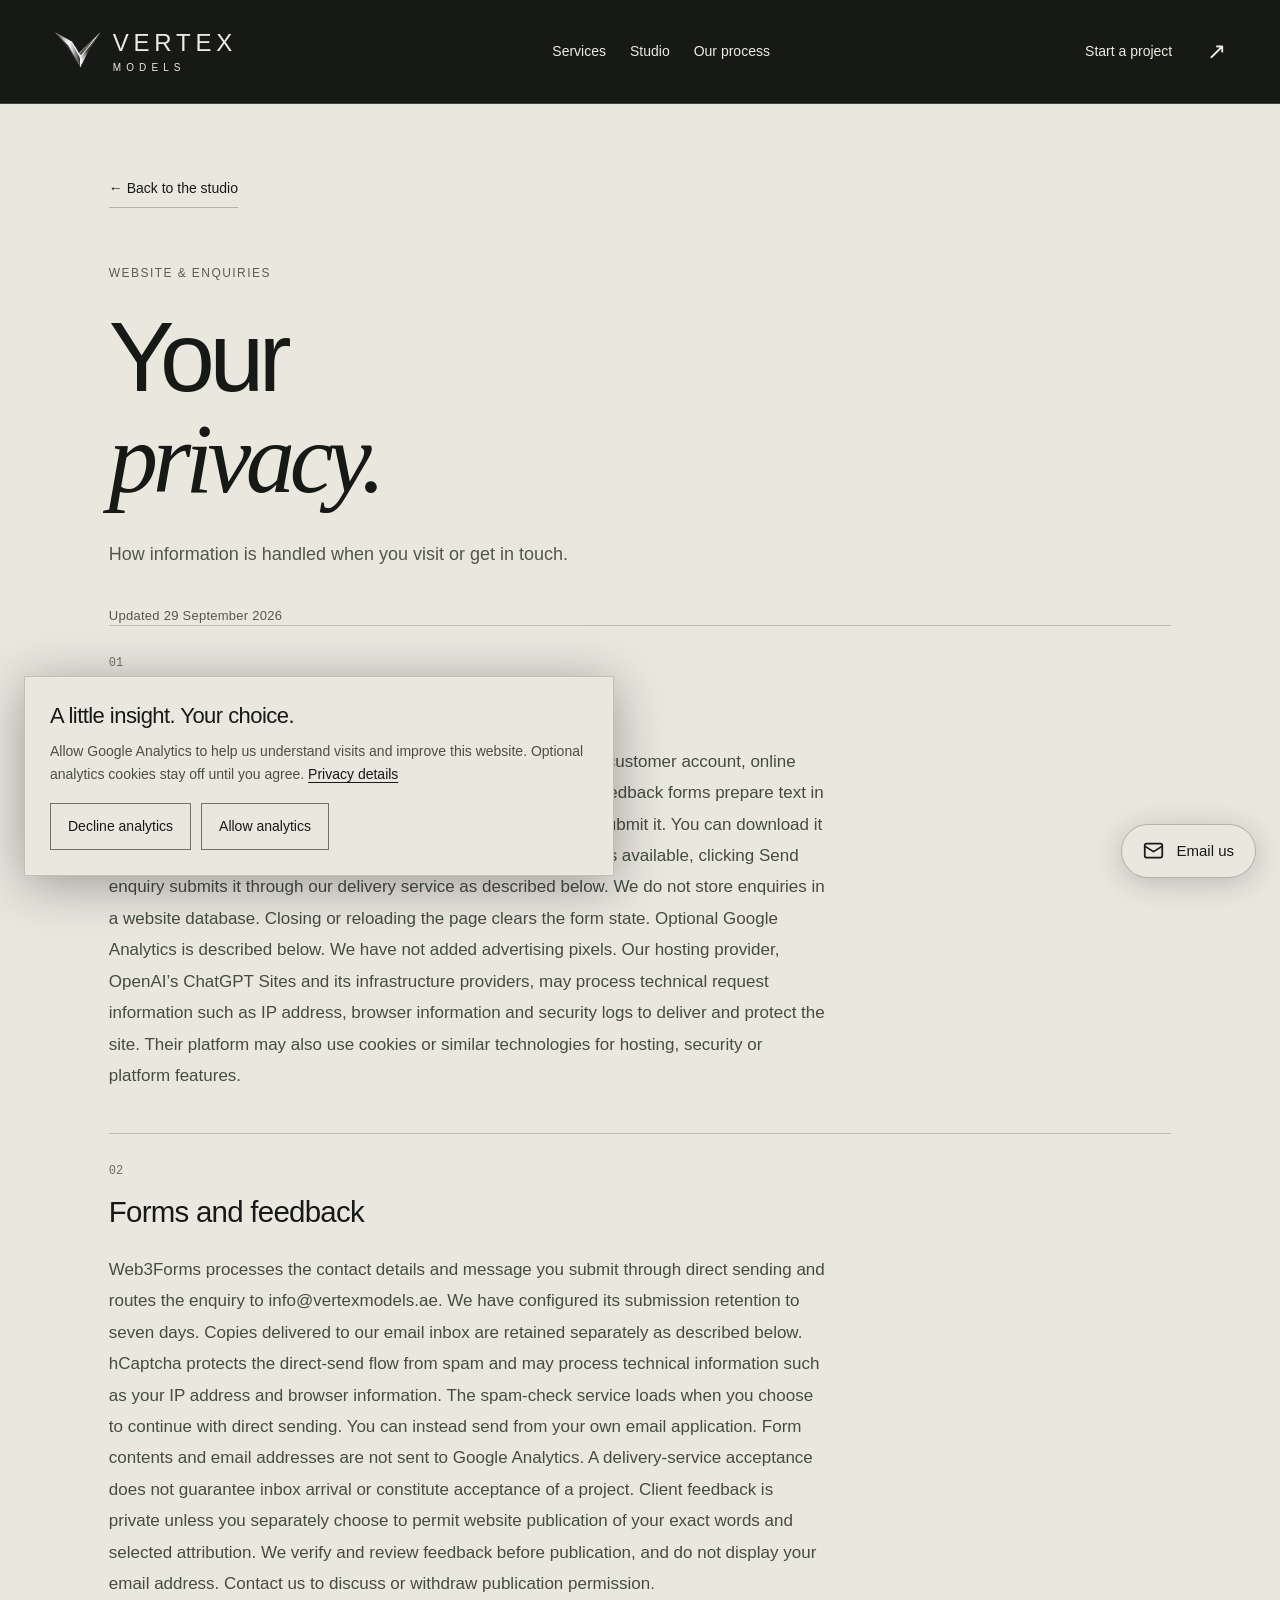
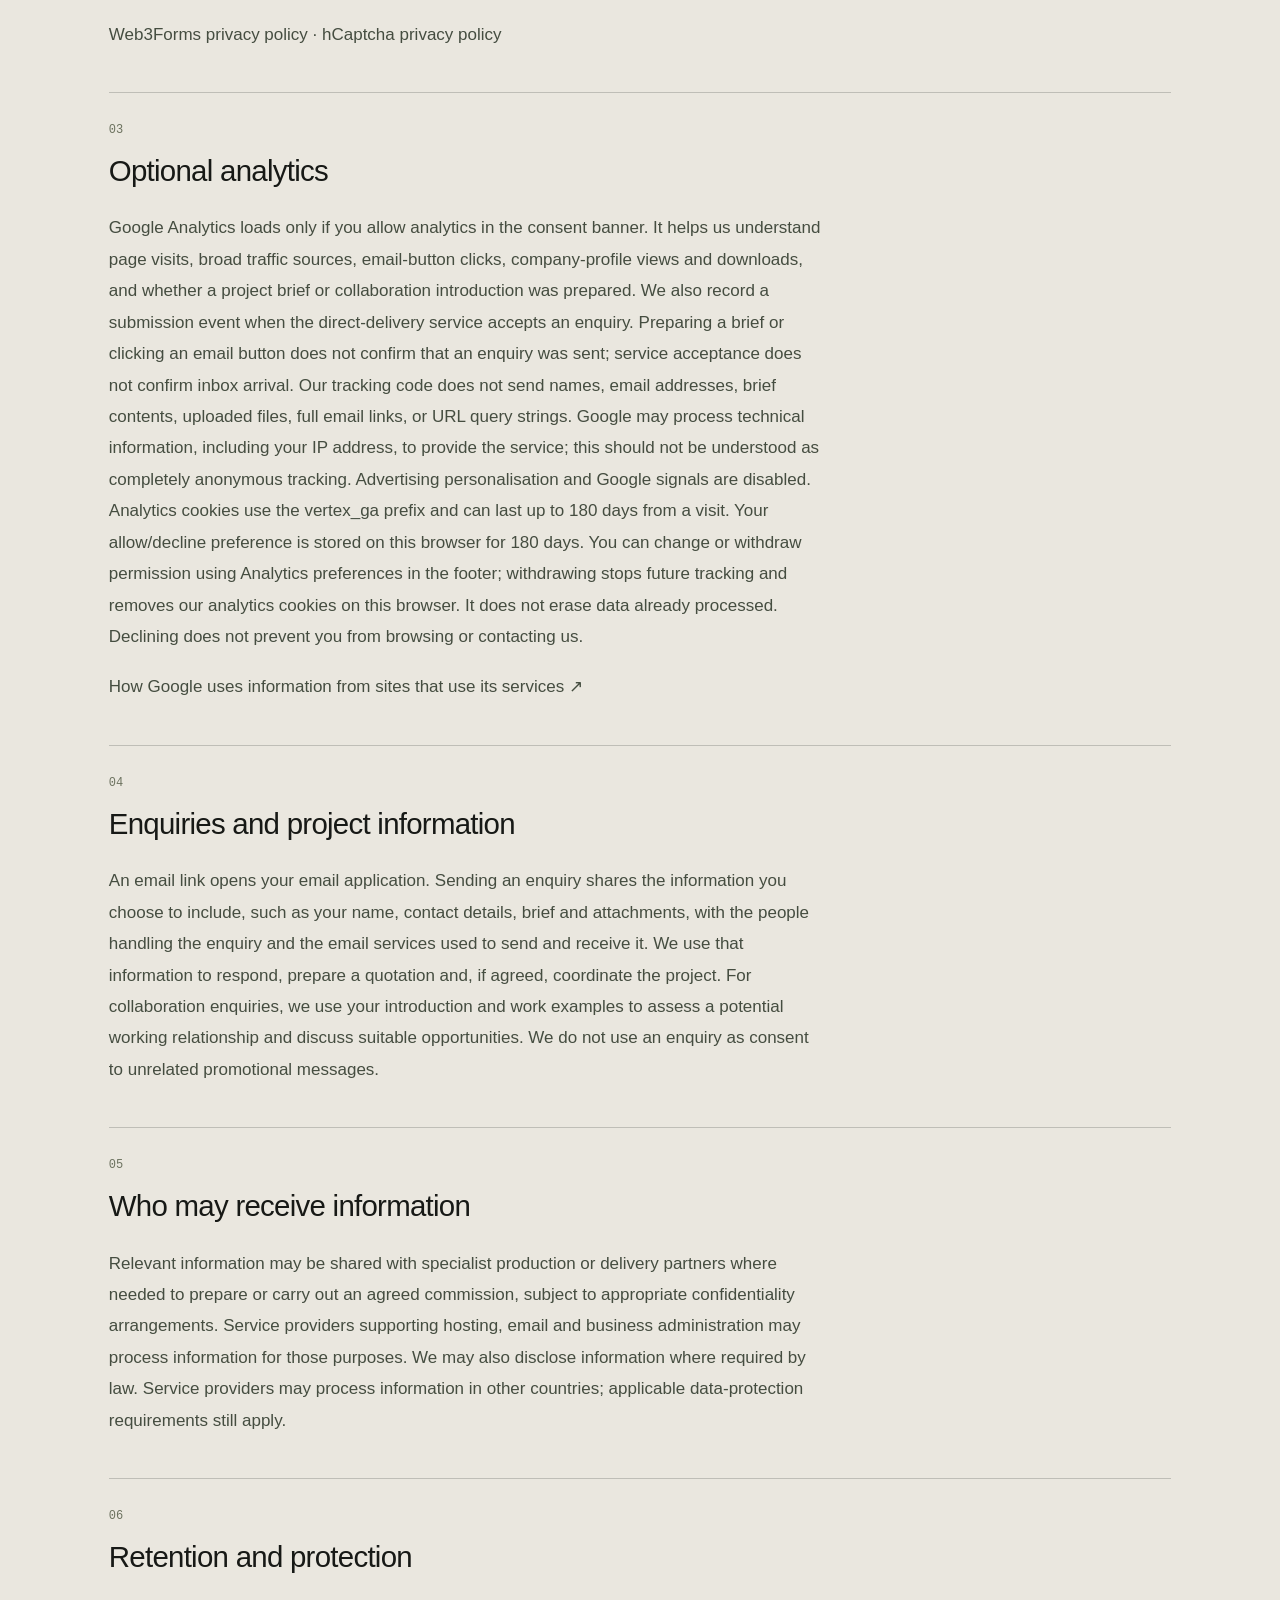
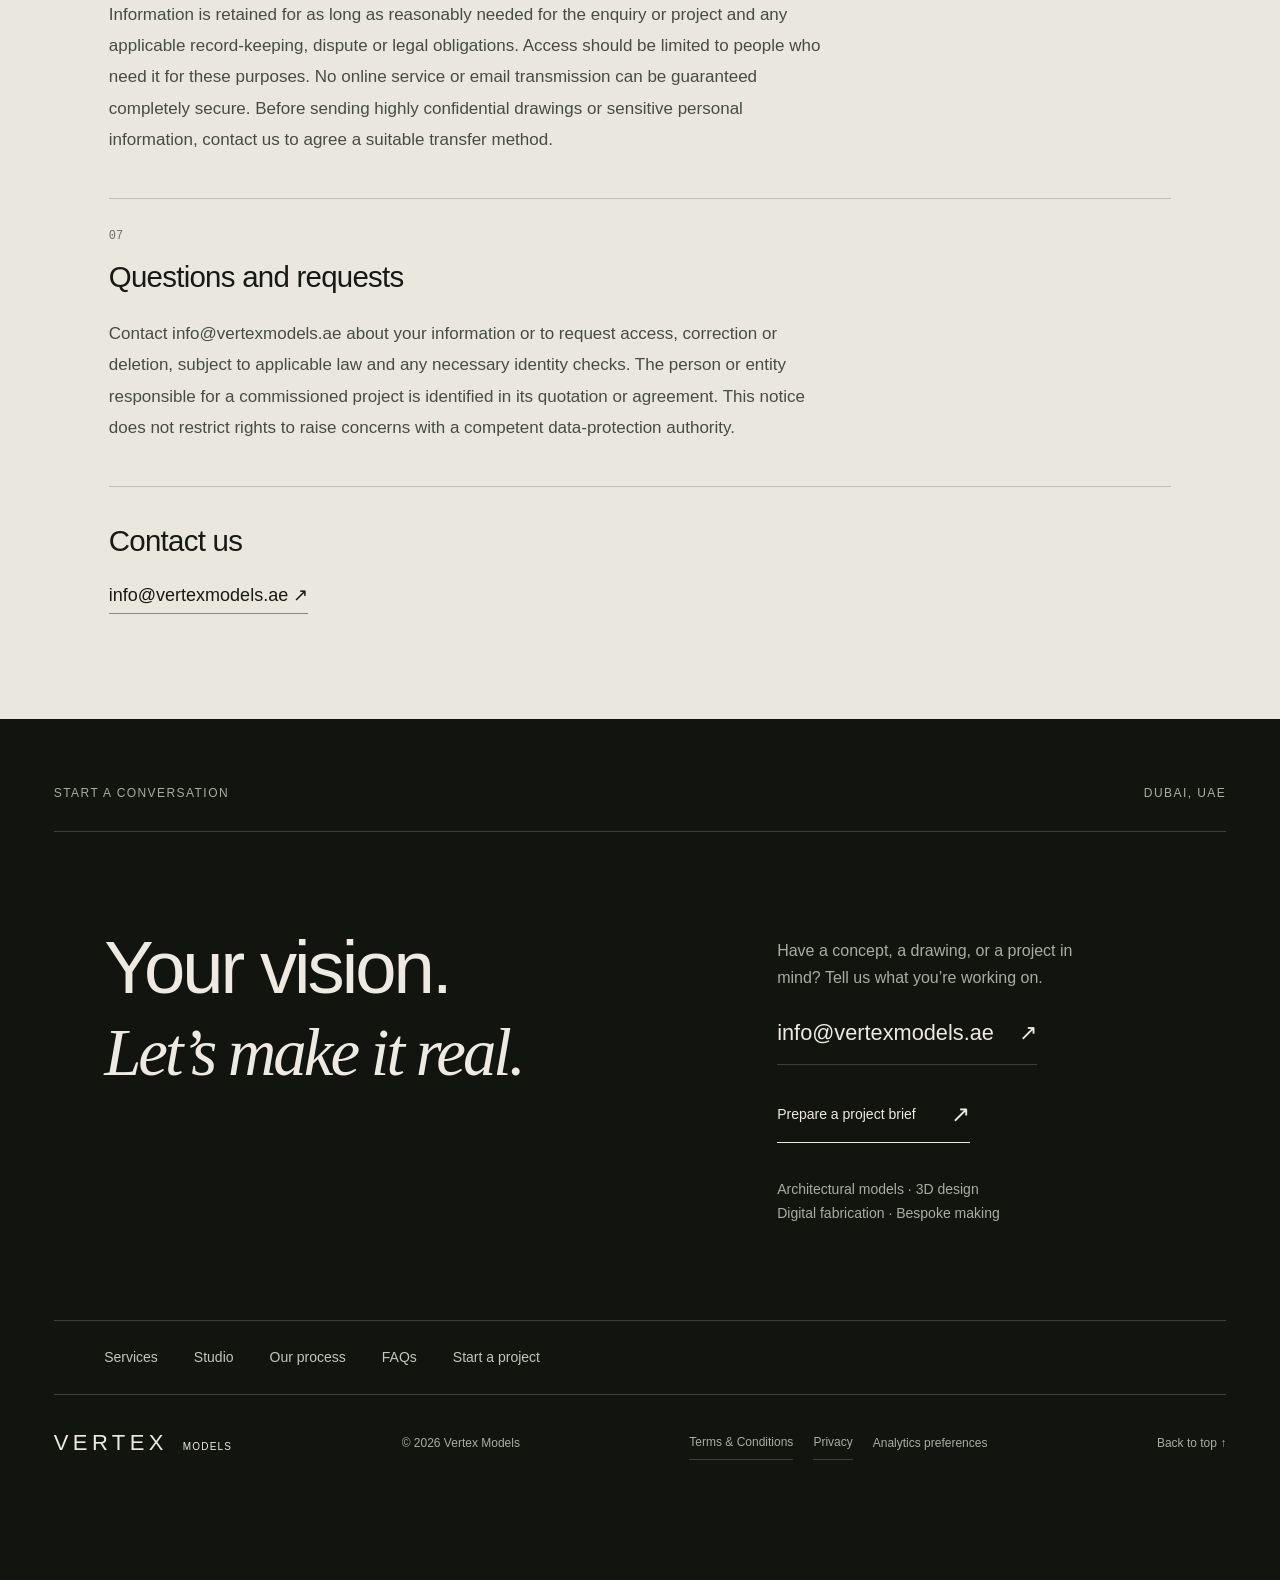
<file: privacy.html>
<!DOCTYPE html><html lang="en"><head><meta charSet="utf-8"/><meta name="viewport" content="width=device-width, initial-scale=1"/><link rel="preload" href="/images/vertex-mark.png" as="image"/><link rel="stylesheet" href="/_next/static/css/index.QuBADiO-.css" data-rsc-css-href="/_next/static/css/index.QuBADiO-.css" data-precedence="vite-rsc/importer-resources"/><link rel="stylesheet" href="/_next/static/css/terms.DRhk0da2.css" data-rsc-css-href="/_next/static/css/terms.DRhk0da2.css" data-precedence="vite-rsc/importer-resources"/><link rel="modulepreload" fetchPriority="low" href="/_next/static/chunks/index-BphNCeyu.js"/><script src="/_next/static/chunks/rolldown-runtime-C60lm6uB.js" type="module" async=""></script><script src="/_next/static/chunks/framework-D_rUT4EX.js" type="module" async=""></script><script src="/_next/static/chunks/navigation-errors-By4dF-Cc.js" type="module" async=""></script><link rel="modulepreload" href="/_next/static/chunks/layout-segment-context-CZuvVCI-.js" crossorigin=""/><link rel="modulepreload" href="/_next/static/chunks/Icon-COpRllaJ.js" crossorigin=""/><link rel="modulepreload" href="/_next/static/chunks/analytics-consent-O_36Z6cu.js" crossorigin=""/><link rel="modulepreload" href="/_next/static/chunks/analytics-Bzyf-aNp.js" crossorigin=""/><title>Privacy — Vertex Models</title><meta name="description" content="How website visits and enquiries are handled by Vertex Models."/><meta name="robots" content="index, follow"/><meta property="og:title" content="Privacy — Vertex Models"/><meta property="og:description" content="How website visits and enquiries are handled by Vertex Models."/><meta property="og:url" content="https://vertexmodels.ae"/><meta property="og:site_name" content="Vertex Models"/><meta property="og:type" content="website"/><meta property="og:locale" content="en_AE"/><meta property="og:image" content="https://vertexmodels.ae/images/p2-50.webp"/><meta property="og:image:alt" content="Architectural villa scale model from the Vertex Models portfolio"/><meta name="twitter:card" content="summary_large_image"/><meta name="twitter:title" content="Privacy — Vertex Models"/><meta name="twitter:description" content="How website visits and enquiries are handled by Vertex Models."/><meta name="twitter:image" content="https://vertexmodels.ae/images/p2-50.webp"/><meta name="twitter:image:alt" content="Architectural villa scale model from the Vertex Models portfolio"/><link rel="shortcut icon" href="/favicon.svg"/><link rel="icon" href="/favicon.svg"/><link rel="canonical" href="https://vertexmodels.ae/privacy"/><script>Object.assign(((self[Symbol.for("vinext.navigationRuntime")]??={bootstrap:{routeManifest:null},functions:{}}).bootstrap.rsc??={rsc:[]}),{params:{},nav:{"pathname":"/privacy","searchParams":[]}})</script><link rel="modulepreload" href="/_next/static/chunks/index-BphNCeyu.js" />
</head><body><a class="skip-link" href="#main">Skip to content</a><div id="top"></div><header class="site-header"><a href="/" class="brand" aria-label="Vertex Models home"><span class="brand-mark"><img src="/images/vertex-mark.png" alt=""/></span><span>VERTEX<span class="brand-sub">MODELS</span></span></a><nav class="desktop-nav" aria-label="Main navigation"><a href="/services">Services</a><a href="/studio">Studio</a><a href="/#process">Our process</a></nav><a href="/start-a-project" class="header-contact">Start a project <span aria-hidden="true">↗</span></a><details class="mobile-nav"><summary>Menu <span>＋</span></summary><nav aria-label="Mobile navigation"><a href="/services">Services</a><a href="/studio">Studio</a><a href="/#process">Our process</a><a href="/faqs">FAQs</a><a href="/start-a-project">Start a project</a></nav></details></header><main id="main" class="terms-page"><header class="terms-heading"><a class="terms-back" href="/">← Back to the studio</a><span class="section-index">WEBSITE &amp; ENQUIRIES</span><h1>Your<br/><em>privacy.</em></h1><p>How information is handled when you visit or get in touch.</p><div class="terms-meta"><time dateTime="2026-09-29">Updated 29 September 2026</time></div></header><div class="terms-sections"><section><span class="terms-number">01</span><h2>Website visits</h2><p>This website presents our portfolio and invites enquiries. It has no customer account, online checkout or file-upload form. The project brief, collaboration and feedback forms prepare text in your browser for your review. Entering or reviewing text does not submit it. You can download it or send it from your email application. Where a direct-send option is available, clicking Send enquiry submits it through our delivery service as described below. We do not store enquiries in a website database. Closing or reloading the page clears the form state. Optional Google Analytics is described below. We have not added advertising pixels. Our hosting provider, OpenAI’s ChatGPT Sites and its infrastructure providers, may process technical request information such as IP address, browser information and security logs to deliver and protect the site. Their platform may also use cookies or similar technologies for hosting, security or platform features.</p></section><section id="forms"><span class="terms-number">02</span><h2>Forms and feedback</h2><p>Web3Forms processes the contact details and message you submit through direct sending and routes the enquiry to info@vertexmodels.ae. We have configured its submission retention to seven days. Copies delivered to our email inbox are retained separately as described below. hCaptcha protects the direct-send flow from spam and may process technical information such as your IP address and browser information. The spam-check service loads when you choose to continue with direct sending. You can instead send from your own email application. Form contents and email addresses are not sent to Google Analytics. A delivery-service acceptance does not guarantee inbox arrival or constitute acceptance of a project. Client feedback is private unless you separately choose to permit website publication of your exact words and selected attribution. We verify and review feedback before publication, and do not display your email address. Contact us to discuss or withdraw publication permission.</p><p><a href="https://web3forms.com/privacy" target="_blank" rel="noopener noreferrer">Web3Forms privacy policy</a> · <a href="https://www.hcaptcha.com/privacy" target="_blank" rel="noopener noreferrer">hCaptcha privacy policy</a></p></section><section id="analytics"><span class="terms-number">03</span><h2>Optional analytics</h2><p>Google Analytics loads only if you allow analytics in the consent banner. It helps us understand page visits, broad traffic sources, email-button clicks, company-profile views and downloads, and whether a project brief or collaboration introduction was prepared. We also record a submission event when the direct-delivery service accepts an enquiry. Preparing a brief or clicking an email button does not confirm that an enquiry was sent; service acceptance does not confirm inbox arrival. Our tracking code does not send names, email addresses, brief contents, uploaded files, full email links, or URL query strings. Google may process technical information, including your IP address, to provide the service; this should not be understood as completely anonymous tracking. Advertising personalisation and Google signals are disabled. Analytics cookies use the vertex_ga prefix and can last up to 180 days from a visit. Your allow/decline preference is stored on this browser for 180 days. You can change or withdraw permission using Analytics preferences in the footer; withdrawing stops future tracking and removes our analytics cookies on this browser. It does not erase data already processed. Declining does not prevent you from browsing or contacting us.</p><p><a href="https://policies.google.com/technologies/partner-sites" target="_blank" rel="noopener noreferrer">How Google uses information from sites that use its services ↗</a></p></section><section><span class="terms-number">04</span><h2>Enquiries and project information</h2><p>An email link opens your email application. Sending an enquiry shares the information you choose to include, such as your name, contact details, brief and attachments, with the people handling the enquiry and the email services used to send and receive it. We use that information to respond, prepare a quotation and, if agreed, coordinate the project. For collaboration enquiries, we use your introduction and work examples to assess a potential working relationship and discuss suitable opportunities. We do not use an enquiry as consent to unrelated promotional messages.</p></section><section><span class="terms-number">05</span><h2>Who may receive information</h2><p>Relevant information may be shared with specialist production or delivery partners where needed to prepare or carry out an agreed commission, subject to appropriate confidentiality arrangements. Service providers supporting hosting, email and business administration may process information for those purposes. We may also disclose information where required by law. Service providers may process information in other countries; applicable data-protection requirements still apply.</p></section><section><span class="terms-number">06</span><h2>Retention and protection</h2><p>Information is retained for as long as reasonably needed for the enquiry or project and any applicable record-keeping, dispute or legal obligations. Access should be limited to people who need it for these purposes. No online service or email transmission can be guaranteed completely secure. Before sending highly confidential drawings or sensitive personal information, contact us to agree a suitable transfer method.</p></section><section><span class="terms-number">07</span><h2>Questions and requests</h2><p>Contact info@vertexmodels.ae about your information or to request access, correction or deletion, subject to applicable law and any necessary identity checks. The person or entity responsible for a commissioned project is identified in its quotation or agreement. This notice does not restrict rights to raise concerns with a competent data-protection authority.</p></section><div class="terms-question"><h2>Contact us</h2><a href="mailto:info@vertexmodels.ae">info@vertexmodels.ae ↗</a></div></div></main><footer id="contact" class="contact-section"><div class="eyebrow"><span>START A CONVERSATION</span><span>DUBAI, UAE</span></div><div class="contact-main"><h2>Your vision.<br/><em>Let’s make it real.</em></h2><div class="contact-info"><p>Have a concept, a drawing, or a project in mind? Tell us what you’re working on.</p><a href="mailto:info@vertexmodels.ae" class="email-link">info@vertexmodels.ae <span aria-hidden="true">↗</span></a><a href="/start-a-project" class="text-link footer-brief">Prepare a project brief <span aria-hidden="true">↗</span></a><p class="contact-small">Architectural models · 3D design<br/>Digital fabrication · Bespoke making</p></div></div><nav class="footer-explore" aria-label="Explore Vertex"><a href="/services">Services</a><a href="/studio">Studio</a><a href="/#process">Our process</a><a href="/faqs">FAQs</a><a href="/start-a-project">Start a project</a></nav><div class="footer-bottom"><a href="/" class="footer-wordmark">VERTEX<span>MODELS</span></a><span>© <!-- -->2026<!-- --> Vertex Models</span><nav class="footer-legal" aria-label="Legal"><a href="/terms">Terms &amp; Conditions</a><a href="/privacy">Privacy</a><button type="button" class="analytics-settings">Analytics preferences</button></nav><a href="#top">Back to top ↑</a></div></footer><a class="floating-contact" href="mailto:info@vertexmodels.ae?subject=Enquiry%20for%20Vertex%20Models" aria-label="Email Vertex Models at info@vertexmodels.ae" title="Email info@vertexmodels.ae"><svg xmlns="http://www.w3.org/2000/svg" width="21" height="21" viewBox="0 0 24 24" fill="none" stroke="currentColor" stroke-width="2" stroke-linecap="round" stroke-linejoin="round" class="lucide lucide-mail" aria-hidden="true"><path d="m22 7-8.991 5.727a2 2 0 0 1-2.009 0L2 7"></path><rect x="2" y="4" width="20" height="16" rx="2"></rect></svg><span>Email us</span></a><script type="module" src="/_next/static/chunks/index-BphNCeyu.js" id="_R_" async=""></script><script>((self[Symbol.for("vinext.navigationRuntime")]??={bootstrap:{routeManifest:null},functions:{}}).bootstrap.rsc??={rsc:[]}).rsc.push("0:{\"page:/privacy\":\"$L1\",\"layout:/\":\"$L2\",\"route:/privacy\":\"$L3\",\"__route\":\"route:/privacy\",\"__interceptionContext\":null,\"__layoutIds\":[\"layout:/\"],\"__rootLayout\":\"/\",\"__bfcacheSegmentIdentities\":{\"layout:/\":\"[\\\"layout\\\",\\\"layout:/\\\",\\\"root-boundary:/\\\",\\\"\\\"]\",\"page:/privacy\":\"[\\\"page\\\",\\\"page:/privacy\\\",\\\"root-boundary:/\\\",\\\"[\\\\\\\"privacy\\\\\\\"]\\\"]\"},\"__srcPage\":[\"privacy\",\"page\"],\"__layoutFlags\":{\"layout:/\":\"s\"},\"__artifactCompatibility\":{\"schemaVersion\":1,\"graphVersion\":\"app-route-graph:cafd66b895952518\",\"deploymentVersion\":\"0d242c21-e4d9-4183-95a6-eeb4d38b5953\",\"appElementsSchemaVersion\":1,\"rscPayloadSchemaVersion\":1,\"rootBoundaryId\":\"/\",\"renderEpoch\":null}}\n")</script><script>((self[Symbol.for("vinext.navigationRuntime")]??={bootstrap:{routeManifest:null},functions:{}}).bootstrap.rsc??={rsc:[]}).rsc.push("4:I[\"d78cf13b12d2\",[],\"Children\",1]\n")</script><script>((self[Symbol.for("vinext.navigationRuntime")]??={bootstrap:{routeManifest:null},functions:{}}).bootstrap.rsc??={rsc:[]}).rsc.push("5:I[\"61bd68617267\",[],\"default\",1]\n")</script><script>((self[Symbol.for("vinext.navigationRuntime")]??={bootstrap:{routeManifest:null},functions:{}}).bootstrap.rsc??={rsc:[]}).rsc.push("6:I[\"eede81f5ed37\",[],\"AnalyticsConsent\",1]\n")</script><script>((self[Symbol.for("vinext.navigationRuntime")]??={bootstrap:{routeManifest:null},functions:{}}).bootstrap.rsc??={rsc:[]}).rsc.push("7:I[\"704cdca18586\",[],\"GlobalErrorBoundary\",1]\n")</script><script>((self[Symbol.for("vinext.navigationRuntime")]??={bootstrap:{routeManifest:null},functions:{}}).bootstrap.rsc??={rsc:[]}).rsc.push("8:I[\"583f8a064e38\",[],\"default\",1]\n")</script><script>((self[Symbol.for("vinext.navigationRuntime")]??={bootstrap:{routeManifest:null},functions:{}}).bootstrap.rsc??={rsc:[]}).rsc.push("9:I[\"704cdca18586\",[],\"ErrorBoundary\",1]\n")</script><script>((self[Symbol.for("vinext.navigationRuntime")]??={bootstrap:{routeManifest:null},functions:{}}).bootstrap.rsc??={rsc:[]}).rsc.push("a:I[\"3b21ce3da5ba\",[],\"LayoutSegmentProvider\",1]\n")</script><script>((self[Symbol.for("vinext.navigationRuntime")]??={bootstrap:{routeManifest:null},functions:{}}).bootstrap.rsc??={rsc:[]}).rsc.push("b:I[\"d78cf13b12d2\",[],\"Slot\",1]\n")</script><script>((self[Symbol.for("vinext.navigationRuntime")]??={bootstrap:{routeManifest:null},functions:{}}).bootstrap.rsc??={rsc:[]}).rsc.push("c:I[\"704cdca18586\",[],\"NotFoundBoundary\",1]\n")</script><script>((self[Symbol.for("vinext.navigationRuntime")]??={bootstrap:{routeManifest:null},functions:{}}).bootstrap.rsc??={rsc:[]}).rsc.push(":HL[\"/_next/static/css/index.QuBADiO-.css\",\"style\"     ]\n")</script><script>((self[Symbol.for("vinext.navigationRuntime")]??={bootstrap:{routeManifest:null},functions:{}}).bootstrap.rsc??={rsc:[]}).rsc.push(":HL[\"/images/vertex-mark.png\",\"image\"]\n")</script><script>((self[Symbol.for("vinext.navigationRuntime")]??={bootstrap:{routeManifest:null},functions:{}}).bootstrap.rsc??={rsc:[]}).rsc.push("2:[[[\"$\",\"link\",\"css:/_next/static/css/index.QuBADiO-.css\",{\"rel\":\"stylesheet\",\"precedence\":\"vite-rsc/importer-resources\",\"href\":\"/_next/static/css/index.QuBADiO-.css\",\"data-rsc-css-href\":\"/_next/static/css/index.QuBADiO-.css\"}],\"$undefined\"],[\"$\",\"html\",null,{\"lang\":\"en\",\"children\":[\"$\",\"body\",null,{\"children\":[[\"$\",\"a\",null,{\"className\":\"skip-link\",\"href\":\"#main\",\"children\":\"Skip to content\"}],[\"$\",\"$L4\",null,{}],[\"$\",\"a\",null,{\"className\":\"floating-contact\",\"href\":\"mailto:info@vertexmodels.ae?subject=Enquiry%20for%20Vertex%20Models\",\"aria-label\":\"Email Vertex Models at info@vertexmodels.ae\",\"title\":\"Email info@vertexmodels.ae\",\"children\":[[\"$\",\"$L5\",null,{\"ref\":\"$undefined\",\"iconNode\":[[\"path\",{\"d\":\"m22 7-8.991 5.727a2 2 0 0 1-2.009 0L2 7\",\"key\":\"132q7q\"}],[\"rect\",{\"x\":\"2\",\"y\":\"4\",\"width\":\"20\",\"height\":\"16\",\"rx\":\"2\",\"key\":\"izxlao\"}]],\"className\":\"lucide-mail\",\"size\":21,\"aria-hidden\":\"true\"}],[\"$\",\"span\",null,{\"children\":\"Email us\"}]]}],[\"$\",\"$L6\",null,{}]]}]}]]\n")</script><script>((self[Symbol.for("vinext.navigationRuntime")]??={bootstrap:{routeManifest:null},functions:{}}).bootstrap.rsc??={rsc:[]}).rsc.push("3:[[[\"$\",\"meta\",null,{\"charSet\":\"utf-8\"}],[[\"$\",\"title\",\"0\",{\"children\":\"Privacy — Vertex Models\"}],[\"$\",\"meta\",\"1\",{\"name\":\"description\",\"content\":\"How website visits and enquiries are handled by Vertex Models.\"}],[\"$\",\"meta\",\"2\",{\"name\":\"robots\",\"content\":\"index, follow\"}],[\"$\",\"meta\",\"3\",{\"property\":\"og:title\",\"content\":\"Privacy — Vertex Models\"}],[\"$\",\"meta\",\"4\",{\"property\":\"og:description\",\"content\":\"How website visits and enquiries are handled by Vertex Models.\"}],[\"$\",\"meta\",\"5\",{\"property\":\"og:url\",\"content\":\"https://vertexmodels.ae\"}],[\"$\",\"meta\",\"6\",{\"property\":\"og:site_name\",\"content\":\"Vertex Models\"}],[\"$\",\"meta\",\"7\",{\"property\":\"og:type\",\"content\":\"website\"}],[\"$\",\"meta\",\"8\",{\"property\":\"og:locale\",\"content\":\"en_AE\"}],[\"$\",\"meta\",\"9\",{\"property\":\"og:image\",\"content\":\"https://vertexmodels.ae/images/p2-50.webp\"}],[\"$\",\"meta\",\"10\",{\"property\":\"og:image:alt\",\"content\":\"Architectural villa scale model from the Vertex Models portfolio\"}],[\"$\",\"meta\",\"11\",{\"name\":\"twitter:card\",\"content\":\"summary_large_image\"}],[\"$\",\"meta\",\"12\",{\"name\":\"twitter:title\",\"content\":\"Privacy — Vertex Models\"}],[\"$\",\"meta\",\"13\",{\"name\":\"twitter:description\",\"content\":\"How website visits and enquiries are handled by Vertex Models.\"}],[\"$\",\"meta\",\"14\",{\"name\":\"twitter:image\",\"content\":\"https://vertexmodels.ae/images/p2-50.webp\"}],[\"$\",\"meta\",\"15\",{\"name\":\"twitter:image:alt\",\"content\":\"Architectural villa scale model from the Vertex Models portfolio\"}],[\"$\",\"link\",\"16\",{\"data-vinext-streamed-icon\":\"$undefined\",\"rel\":\"shortcut icon\",\"href\":\"/favicon.svg\",\"type\":\"$undefined\",\"sizes\":\"$undefined\",\"color\":\"$undefined\",\"media\":\"$undefined\",\"fetchPriority\":\"$undefined\"}],[\"$\",\"link\",\"17\",{\"data-vinext-streamed-icon\":\"$undefined\",\"rel\":\"icon\",\"href\":\"/favicon.svg\",\"type\":\"$undefined\",\"sizes\":\"$undefined\",\"color\":\"$undefined\",\"media\":\"$undefined\",\"fetchPriority\":\"$undefined\"}],[\"$\",\"link\",\"18\",{\"rel\":\"canonical\",\"href\":\"https://vertexmodels.ae/privacy\"}]],[[\"$\",\"meta\",\"0\",{\"name\":\"viewport\",\"content\":\"width=device-width, initial-scale=1\"}]]],[\"$\",\"$L7\",null,{\"fallback\":\"$8\",\"children\":[\"$\",\"$L9\",null,{\"fallback\":\"$8\",\"children\":[\"$\",\"$La\",null,{\"providerId\":\"layout:/\",\"segmentMap\":{\"children\":[\"privacy\"]},\"children\":[\"$\",\"$Lb\",null,{\"id\":\"layout:/\",\"parallelSlots\":\"$undefined\",\"children\":[\"$\",\"$Lc\",null,{\"resetKey\":\"privacy\",\"fallback\":[[\"$\",\"header\",null,{\"className\":\"site-header\",\"children\":[[\"$\",\"a\",null,{\"href\":\"/\",\"className\":\"brand\",\"aria-label\":\"Vertex Models home\",\"children\":[[\"$\",\"span\",null,{\"className\":\"brand-mark\",\"children\":[\"$\",\"img\",null,{\"src\":\"/images/vertex-mark.png\",\"alt\":\"\"}]}],[\"$\",\"span\",null,{\"children\":[\"VERTEX\",[\"$\",\"span\",null,{\"className\":\"brand-sub\",\"children\":\"MODELS\"}]]}]]}],[\"$\",\"nav\",null,{\"className\":\"desktop-nav\",\"aria-label\":\"Main navigation\",\"children\":[[\"$\",\"a\",null,{\"href\":\"/services\",\"children\":\"Services\"}],[\"$\",\"a\",null,{\"href\":\"/studio\",\"children\":\"Studio\"}],[\"$\",\"a\",null,{\"href\":\"/#process\",\"children\":\"Our process\"}]]}],[\"$\",\"a\",null,{\"href\":\"/start-a-project\",\"className\":\"header-contact\",\"children\":[\"Start a project \",[\"$\",\"span\",null,{\"aria-hidden\":\"true\",\"children\":\"↗\"}]]}],[\"$\",\"details\",null,{\"className\":\"mobile-nav\",\"children\":[[\"$\",\"summary\",null,{\"children\":[\"Menu \",[\"$\",\"span\",null,{\"children\":\"＋\"}]]}],[\"$\",\"nav\",null,{\"aria-label\":\"Mobile navigation\",\"children\":[[\"$\",\"a\",null,{\"href\":\"/services\",\"children\":\"Services\"}],[\"$\",\"a\",null,{\"href\":\"/studio\",\"children\":\"Studio\"}],[\"$\",\"a\",null,{\"href\":\"/#process\",\"children\":\"Our process\"}],[\"$\",\"a\",null,{\"href\":\"/faqs\",\"children\":\"FAQs\"}],[\"$\",\"a\",null,{\"href\":\"/start-a-project\",\"children\":\"Start a project\"}]]}]]}]]}],[\"$\",\"main\",null,{\"id\":\"main\",\"className\":\"not-found\",\"children\":[[\"$\",\"span\",null,{\"className\":\"section-index\",\"children\":\"404 / OUTSIDE THE FRAME\"}],[\"$\",\"h1\",null,{\"children\":[\"This page\",[\"$\",\"br\",null,{}],[\"$\",\"em\",null,{\"children\":\"isn’t here.\"}]]}],[\"$\",\"a\",null,{\"href\":\"/services\",\"className\":\"text-link\",\"children\":\"Explore our services ↗\"}]]}],[\"$\",\"footer\",null,{\"id\":\"contact\",\"className\":\"contact-section\",\"children\":[[\"$\",\"div\",null,{\"className\":\"eyebrow\",\"children\":[[\"$\",\"span\",null,{\"children\":\"START A CONVERSATION\"}],[\"$\",\"span\",null,{\"children\":\"DUBAI, UAE\"}]]}],[\"$\",\"div\",null,{\"className\":\"contact-main\",\"children\":[[\"$\",\"h2\",null,{\"children\":[\"Your vision.\",[\"$\",\"br\",null,{}],[\"$\",\"em\",null,{\"children\":\"Let’s make it real.\"}]]}],[\"$\",\"div\",null,{\"className\":\"contact-info\",\"children\":[[\"$\",\"p\",null,{\"children\":\"Have a concept, a drawing, or a project in mind? Tell us what you’re working on.\"}],[\"$\",\"a\",null,{\"href\":\"mailto:info@vertexmodels.ae\",\"className\":\"email-link\",\"children\":[\"info@vertexmodels.ae \",[\"$\",\"span\",null,{\"aria-hidden\":\"true\",\"children\":\"↗\"}]]}],[\"$\",\"a\",null,{\"href\":\"/start-a-project\",\"className\":\"text-link footer-brief\",\"children\":[\"Prepare a project brief \",\"$Ld\"]}],\"$Le\"]}]]}],\"$Lf\",\"$L10\"]}]],\"children\":\"$L11\"}]}]}]}]}],null,null]\n")</script><script>((self[Symbol.for("vinext.navigationRuntime")]??={bootstrap:{routeManifest:null},functions:{}}).bootstrap.rsc??={rsc:[]}).rsc.push("12:I[\"eede81f5ed37\",[],\"AnalyticsSettings\",1]\n")</script><script>((self[Symbol.for("vinext.navigationRuntime")]??={bootstrap:{routeManifest:null},functions:{}}).bootstrap.rsc??={rsc:[]}).rsc.push("13:I[\"dc3d79559167\",[],\"AppRouterScrollTarget\",1]\n")</script><script>((self[Symbol.for("vinext.navigationRuntime")]??={bootstrap:{routeManifest:null},functions:{}}).bootstrap.rsc??={rsc:[]}).rsc.push("14:I[\"704cdca18586\",[],\"RedirectBoundary\",1]\n")</script><script>((self[Symbol.for("vinext.navigationRuntime")]??={bootstrap:{routeManifest:null},functions:{}}).bootstrap.rsc??={rsc:[]}).rsc.push("d:[\"$\",\"span\",null,{\"aria-hidden\":\"true\",\"children\":\"↗\"}]\n")</script><script>((self[Symbol.for("vinext.navigationRuntime")]??={bootstrap:{routeManifest:null},functions:{}}).bootstrap.rsc??={rsc:[]}).rsc.push("e:[\"$\",\"p\",null,{\"className\":\"contact-small\",\"children\":[\"Architectural models · 3D design\",[\"$\",\"br\",null,{}],\"Digital fabrication · Bespoke making\"]}]\n")</script><script>((self[Symbol.for("vinext.navigationRuntime")]??={bootstrap:{routeManifest:null},functions:{}}).bootstrap.rsc??={rsc:[]}).rsc.push("f:[\"$\",\"nav\",null,{\"className\":\"footer-explore\",\"aria-label\":\"Explore Vertex\",\"children\":[[\"$\",\"a\",null,{\"href\":\"/services\",\"children\":\"Services\"}],[\"$\",\"a\",null,{\"href\":\"/studio\",\"children\":\"Studio\"}],[\"$\",\"a\",null,{\"href\":\"/#process\",\"children\":\"Our process\"}],[\"$\",\"a\",null,{\"href\":\"/faqs\",\"children\":\"FAQs\"}],[\"$\",\"a\",null,{\"href\":\"/start-a-project\",\"children\":\"Start a project\"}]]}]\n")</script><script>((self[Symbol.for("vinext.navigationRuntime")]??={bootstrap:{routeManifest:null},functions:{}}).bootstrap.rsc??={rsc:[]}).rsc.push("10:[\"$\",\"div\",null,{\"className\":\"footer-bottom\",\"children\":[[\"$\",\"a\",null,{\"href\":\"/\",\"className\":\"footer-wordmark\",\"children\":[\"VERTEX\",[\"$\",\"span\",null,{\"children\":\"MODELS\"}]]}],[\"$\",\"span\",null,{\"children\":[\"© \",2026,\" Vertex Models\"]}],[\"$\",\"nav\",null,{\"className\":\"footer-legal\",\"aria-label\":\"Legal\",\"children\":[[\"$\",\"a\",null,{\"href\":\"/terms\",\"children\":\"Terms \u0026 Conditions\"}],[\"$\",\"a\",null,{\"href\":\"/privacy\",\"children\":\"Privacy\"}],[\"$\",\"$L12\",null,{}]]}],[\"$\",\"a\",null,{\"href\":\"#top\",\"children\":\"Back to top ↑\"}]]}]\n")</script><script>((self[Symbol.for("vinext.navigationRuntime")]??={bootstrap:{routeManifest:null},functions:{}}).bootstrap.rsc??={rsc:[]}).rsc.push("11:[\"$\",\"$Lc\",null,{\"resetKey\":\"[\\\"privacy\\\"]\",\"fallback\":[[\"$\",\"header\",null,{\"className\":\"site-header\",\"children\":[[\"$\",\"a\",null,{\"href\":\"/\",\"className\":\"brand\",\"aria-label\":\"Vertex Models home\",\"children\":[[\"$\",\"span\",null,{\"className\":\"brand-mark\",\"children\":[\"$\",\"img\",null,{\"src\":\"/images/vertex-mark.png\",\"alt\":\"\"}]}],[\"$\",\"span\",null,{\"children\":[\"VERTEX\",[\"$\",\"span\",null,{\"className\":\"brand-sub\",\"children\":\"MODELS\"}]]}]]}],[\"$\",\"nav\",null,{\"className\":\"desktop-nav\",\"aria-label\":\"Main navigation\",\"children\":[[\"$\",\"a\",null,{\"href\":\"/services\",\"children\":\"Services\"}],[\"$\",\"a\",null,{\"href\":\"/studio\",\"children\":\"Studio\"}],[\"$\",\"a\",null,{\"href\":\"/#process\",\"children\":\"Our process\"}]]}],[\"$\",\"a\",null,{\"href\":\"/start-a-project\",\"className\":\"header-contact\",\"children\":[\"Start a project \",[\"$\",\"span\",null,{\"aria-hidden\":\"true\",\"children\":\"↗\"}]]}],[\"$\",\"details\",null,{\"className\":\"mobile-nav\",\"children\":[[\"$\",\"summary\",null,{\"children\":[\"Menu \",[\"$\",\"span\",null,{\"children\":\"＋\"}]]}],[\"$\",\"nav\",null,{\"aria-label\":\"Mobile navigation\",\"children\":[[\"$\",\"a\",null,{\"href\":\"/services\",\"children\":\"Services\"}],[\"$\",\"a\",null,{\"href\":\"/studio\",\"children\":\"Studio\"}],[\"$\",\"a\",null,{\"href\":\"/#process\",\"children\":\"Our process\"}],[\"$\",\"a\",null,{\"href\":\"/faqs\",\"children\":\"FAQs\"}],[\"$\",\"a\",null,{\"href\":\"/start-a-project\",\"children\":\"Start a project\"}]]}]]}]]}],[\"$\",\"main\",null,{\"id\":\"main\",\"className\":\"not-found\",\"children\":[[\"$\",\"span\",null,{\"className\":\"section-index\",\"children\":\"404 / OUTSIDE THE FRAME\"}],[\"$\",\"h1\",null,{\"children\":[\"This page\",[\"$\",\"br\",null,{}],[\"$\",\"em\",null,{\"children\":\"isn’t here.\"}]]}],[\"$\",\"a\",null,{\"href\":\"/services\",\"className\":\"text-link\",\"children\":\"Explore our services ↗\"}]]}],[\"$\",\"footer\",null,{\"id\":\"contact\",\"className\":\"contact-section\",\"children\":[[\"$\",\"div\",null,{\"className\":\"eyebrow\",\"children\":[[\"$\",\"span\",null,{\"children\":\"START A CONVERSATION\"}],[\"$\",\"span\",null,{\"children\":\"DUBAI, UAE\"}]]}],[\"$\",\"div\",null,{\"className\":\"contact-main\",\"children\":[[\"$\",\"h2\",null,{\"children\":[\"Your vision.\",[\"$\",\"br\",null,{}],[\"$\",\"em\",null,{\"children\":\"Let’s make it real.\"}]]}],[\"$\",\"div\",null,{\"className\":\"contact-info\",\"children\":[[\"$\",\"p\",null,{\"children\":\"Have a concept, a drawing, or a project in mind? Tell us what you’re working on.\"}],[\"$\",\"a\",null,{\"href\":\"mailto:info@vertexmodels.ae\",\"className\":\"email-link\",\"children\":[\"info@vertexmodels.ae \",[\"$\",\"span\",null,{\"aria-hidden\":\"true\",\"children\":\"↗\"}]]}],[\"$\",\"a\",null,{\"href\":\"/start-a-project\",\"className\":\"text-link footer-brief\",\"children\":[\"Prepare a project brief \",[\"$\",\"span\",null,{\"aria-hidden\":\"true\",\"children\":\"↗\"}]]}],[\"$\",\"p\",null,{\"className\":\"contact-small\",\"children\":[\"Architectural models · 3D design\",[\"$\",\"br\",null,{}],\"Digital fabrication · Bespoke making\"]}]]}]]}],[\"$\",\"nav\",null,{\"className\":\"footer-explore\",\"aria-label\":\"Explore Vertex\",\"children\":[[\"$\",\"a\",null,{\"href\":\"/services\",\"children\":\"Services\"}],[\"$\",\"a\",null,{\"href\":\"/studio\",\"children\":\"Studio\"}],[\"$\",\"a\",null,{\"href\":\"/#process\",\"children\":\"Our process\"}],[\"$\",\"a\",null,{\"href\":\"/faqs\",\"children\":\"FAQs\"}],[\"$\",\"a\",null,{\"href\":\"/start-a-project\",\"children\":\"Start a project\"}]]}],[\"$\",\"div\",null,{\"className\":\"footer-bottom\",\"children\":[[\"$\",\"a\",null,{\"href\":\"/\",\"className\":\"footer-wordmark\",\"children\":[\"VERTEX\",[\"$\",\"span\",null,{\"children\":\"MODELS\"}]]}],[\"$\",\"span\",null,{\"children\":[\"© \",2026,\" Vertex Models\"]}],[\"$\",\"nav\",null,{\"className\":\"footer-legal\",\"aria-label\":\"Legal\",\"children\":[[\"$\",\"a\",null,{\"href\":\"/terms\",\"children\":\"Terms \u0026 Conditions\"}],[\"$\",\"a\",null,{\"href\":\"/privacy\",\"children\":\"Privacy\"}],[\"$\",\"$L12\",null,{}]]}],[\"$\",\"a\",null,{\"href\":\"#top\",\"children\":\"Back to top ↑\"}]]}]]}]],\"children\":[\"$\",\"$L13\",null,{\"children\":[\"$\",\"$L14\",null,{\"children\":[[\"$\",\"$La\",null,{\"providerId\":\"page:/privacy\",\"segmentMap\":{\"children\":[\"__PAGE__\"]},\"children\":[\"$\",\"$Lb\",null,{\"id\":\"page:/privacy\"}]}],null]}]}]}]\n")</script><script>((self[Symbol.for("vinext.navigationRuntime")]??={bootstrap:{routeManifest:null},functions:{}}).bootstrap.rsc??={rsc:[]}).rsc.push(":HL[\"/_next/static/css/terms.DRhk0da2.css\",\"style\"     ]\n")</script><script>((self[Symbol.for("vinext.navigationRuntime")]??={bootstrap:{routeManifest:null},functions:{}}).bootstrap.rsc??={rsc:[]}).rsc.push("1:[[[\"$\",\"link\",\"css:/_next/static/css/terms.DRhk0da2.css\",{\"rel\":\"stylesheet\",\"precedence\":\"vite-rsc/importer-resources\",\"href\":\"/_next/static/css/terms.DRhk0da2.css\",\"data-rsc-css-href\":\"/_next/static/css/terms.DRhk0da2.css\"}],\"$undefined\"],[[\"$\",\"div\",null,{\"id\":\"top\"}],[\"$\",\"header\",null,{\"className\":\"site-header\",\"children\":[[\"$\",\"a\",null,{\"href\":\"/\",\"className\":\"brand\",\"aria-label\":\"Vertex Models home\",\"children\":[[\"$\",\"span\",null,{\"className\":\"brand-mark\",\"children\":[\"$\",\"img\",null,{\"src\":\"/images/vertex-mark.png\",\"alt\":\"\"}]}],[\"$\",\"span\",null,{\"children\":[\"VERTEX\",[\"$\",\"span\",null,{\"className\":\"brand-sub\",\"children\":\"MODELS\"}]]}]]}],[\"$\",\"nav\",null,{\"className\":\"desktop-nav\",\"aria-label\":\"Main navigation\",\"children\":[[\"$\",\"a\",null,{\"href\":\"/services\",\"children\":\"Services\"}],[\"$\",\"a\",null,{\"href\":\"/studio\",\"children\":\"Studio\"}],[\"$\",\"a\",null,{\"href\":\"/#process\",\"children\":\"Our process\"}]]}],[\"$\",\"a\",null,{\"href\":\"/start-a-project\",\"className\":\"header-contact\",\"children\":[\"Start a project \",[\"$\",\"span\",null,{\"aria-hidden\":\"true\",\"children\":\"↗\"}]]}],[\"$\",\"details\",null,{\"className\":\"mobile-nav\",\"children\":[[\"$\",\"summary\",null,{\"children\":[\"Menu \",[\"$\",\"span\",null,{\"children\":\"＋\"}]]}],[\"$\",\"nav\",null,{\"aria-label\":\"Mobile navigation\",\"children\":[[\"$\",\"a\",null,{\"href\":\"/services\",\"children\":\"Services\"}],[\"$\",\"a\",null,{\"href\":\"/studio\",\"children\":\"Studio\"}],[\"$\",\"a\",null,{\"href\":\"/#process\",\"children\":\"Our process\"}],[\"$\",\"a\",null,{\"href\":\"/faqs\",\"children\":\"FAQs\"}],[\"$\",\"a\",null,{\"href\":\"/start-a-project\",\"children\":\"Start a project\"}]]}]]}]]}],[\"$\",\"main\",null,{\"id\":\"main\",\"className\":\"terms-page\",\"children\":[[\"$\",\"header\",null,{\"className\":\"terms-heading\",\"children\":[[\"$\",\"a\",null,{\"className\":\"terms-back\",\"href\":\"/\",\"children\":\"← Back to the studio\"}],[\"$\",\"span\",null,{\"className\":\"section-index\",\"children\":\"WEBSITE \u0026 ENQUIRIES\"}],[\"$\",\"h1\",null,{\"children\":[\"Your\",[\"$\",\"br\",null,{}],[\"$\",\"em\",null,{\"children\":\"privacy.\"}]]}],[\"$\",\"p\",null,{\"children\":\"How information is handled when you visit or get in touch.\"}],[\"$\",\"div\",null,{\"className\":\"terms-meta\",\"children\":[\"$\",\"time\",null,{\"dateTime\":\"2026-09-29\",\"children\":\"Updated 29 September 2026\"}]}]]}],[\"$\",\"div\",null,{\"className\":\"terms-sections\",\"children\":[[[\"$\",\"section\",\"Website visits\",{\"id\":\"$undefined\",\"children\":[[\"$\",\"span\",null,{\"className\":\"terms-number\",\"children\":\"01\"}],[\"$\",\"h2\",null,{\"children\":\"Website visits\"}],[\"$\",\"p\",null,{\"children\":\"This website presents our portfolio and invites enquiries. It has no customer account, online checkout or file-upload form. The project brief, collaboration and feedback forms prepare text in your browser for your review. Entering or reviewing text does not submit it. You can download it or send it from your email application. Where a direct-send option is available, clicking Send enquiry submits it through our delivery service as described below. We do not store enquiries in a website database. Closing or reloading the page clears the form state. Optional Google Analytics is described below. We have not added advertising pixels. Our hosting provider, OpenAI’s ChatGPT Sites and its infrastructure providers, may process technical request information such as IP address, browser information and security logs to deliver and protect the site. Their platform may also use cookies or similar technologies for hosting, security or platform features.\"}],false,false]}],[\"$\",\"section\",\"Forms and feedback\",{\"id\":\"forms\",\"children\":[[\"$\",\"span\",null,{\"className\":\"terms-number\",\"children\":\"02\"}],[\"$\",\"h2\",null,{\"children\":\"Forms and feedback\"}],[\"$\",\"p\",null,{\"children\":\"Web3Forms processes the contact details and message you submit through direct sending and routes the enquiry to info@vertexmodels.ae. We have configured its submission retention to seven days. Copies delivered to our email inbox are retained separately as described below. hCaptcha protects the direct-send flow from spam and may process technical information such as your IP address and browser information. The spam-check service loads when you choose to continue with direct sending. You can instead send from your own email application. Form contents and email addresses are not sent to Google Analytics. A delivery-service acceptance does not guarantee inbox arrival or constitute acceptance of a project. Client feedback is private unless you separately choose to permit website publication of your exact words and selected attribution. We verify and review feedback before publication, and do not display your email address. Contact us to discuss or withdraw publication permission.\"}],\"$L15\",false]}],\"$L16\",\"$L17\",\"$L18\",\"$L19\",\"$L1a\"],\"$L1b\"]}]]}],\"$L1c\"]]\n")</script><script>((self[Symbol.for("vinext.navigationRuntime")]??={bootstrap:{routeManifest:null},functions:{}}).bootstrap.rsc??={rsc:[]}).rsc.push("15:[\"$\",\"p\",null,{\"children\":[[\"$\",\"a\",null,{\"href\":\"https://web3forms.com/privacy\",\"target\":\"_blank\",\"rel\":\"noopener noreferrer\",\"children\":\"Web3Forms privacy policy\"}],\" · \",[\"$\",\"a\",null,{\"href\":\"https://www.hcaptcha.com/privacy\",\"target\":\"_blank\",\"rel\":\"noopener noreferrer\",\"children\":\"hCaptcha privacy policy\"}]]}]\n")</script><script>((self[Symbol.for("vinext.navigationRuntime")]??={bootstrap:{routeManifest:null},functions:{}}).bootstrap.rsc??={rsc:[]}).rsc.push("1d:T4ed,")</script><script>((self[Symbol.for("vinext.navigationRuntime")]??={bootstrap:{routeManifest:null},functions:{}}).bootstrap.rsc??={rsc:[]}).rsc.push("Google Analytics loads only if you allow analytics in the consent banner. It helps us understand page visits, broad traffic sources, email-button clicks, company-profile views and downloads, and whether a project brief or collaboration introduction was prepared. We also record a submission event when the direct-delivery service accepts an enquiry. Preparing a brief or clicking an email button does not confirm that an enquiry was sent; service acceptance does not confirm inbox arrival. Our tracking code does not send names, email addresses, brief contents, uploaded files, full email links, or URL query strings. Google may process technical information, including your IP address, to provide the service; this should not be understood as completely anonymous tracking. Advertising personalisation and Google signals are disabled. Analytics cookies use the vertex_ga prefix and can last up to 180 days from a visit. Your allow/decline preference is stored on this browser for 180 days. You can change or withdraw permission using Analytics preferences in the footer; withdrawing stops future tracking and removes our analytics cookies on this browser. It does not erase data already processed. Declining does not prevent you from browsing or contacting us.")</script><script>((self[Symbol.for("vinext.navigationRuntime")]??={bootstrap:{routeManifest:null},functions:{}}).bootstrap.rsc??={rsc:[]}).rsc.push("16:[\"$\",\"section\",\"Optional analytics\",{\"id\":\"analytics\",\"children\":[[\"$\",\"span\",null,{\"className\":\"terms-number\",\"children\":\"03\"}],[\"$\",\"h2\",null,{\"children\":\"Optional analytics\"}],[\"$\",\"p\",null,{\"children\":\"$1d\"}],false,[\"$\",\"p\",null,{\"children\":[\"$\",\"a\",null,{\"href\":\"https://policies.google.com/technologies/partner-sites\",\"target\":\"_blank\",\"rel\":\"noopener noreferrer\",\"children\":\"How Google uses information from sites that use its services ↗\"}]}]]}]\n")</script><script>((self[Symbol.for("vinext.navigationRuntime")]??={bootstrap:{routeManifest:null},functions:{}}).bootstrap.rsc??={rsc:[]}).rsc.push("17:[\"$\",\"section\",\"Enquiries and project information\",{\"id\":\"$undefined\",\"children\":[[\"$\",\"span\",null,{\"className\":\"terms-number\",\"children\":\"04\"}],[\"$\",\"h2\",null,{\"children\":\"Enquiries and project information\"}],[\"$\",\"p\",null,{\"children\":\"An email link opens your email application. Sending an enquiry shares the information you choose to include, such as your name, contact details, brief and attachments, with the people handling the enquiry and the email services used to send and receive it. We use that information to respond, prepare a quotation and, if agreed, coordinate the project. For collaboration enquiries, we use your introduction and work examples to assess a potential working relationship and discuss suitable opportunities. We do not use an enquiry as consent to unrelated promotional messages.\"}],false,false]}]\n")</script><script>((self[Symbol.for("vinext.navigationRuntime")]??={bootstrap:{routeManifest:null},functions:{}}).bootstrap.rsc??={rsc:[]}).rsc.push("18:[\"$\",\"section\",\"Who may receive information\",{\"id\":\"$undefined\",\"children\":[[\"$\",\"span\",null,{\"className\":\"terms-number\",\"children\":\"05\"}],[\"$\",\"h2\",null,{\"children\":\"Who may receive information\"}],[\"$\",\"p\",null,{\"children\":\"Relevant information may be shared with specialist production or delivery partners where needed to prepare or carry out an agreed commission, subject to appropriate confidentiality arrangements. Service providers supporting hosting, email and business administration may process information for those purposes. We may also disclose information where required by law. Service providers may process information in other countries; applicable data-protection requirements still apply.\"}],false,false]}]\n")</script><script>((self[Symbol.for("vinext.navigationRuntime")]??={bootstrap:{routeManifest:null},functions:{}}).bootstrap.rsc??={rsc:[]}).rsc.push("19:[\"$\",\"section\",\"Retention and protection\",{\"id\":\"$undefined\",\"children\":[[\"$\",\"span\",null,{\"className\":\"terms-number\",\"children\":\"06\"}],[\"$\",\"h2\",null,{\"children\":\"Retention and protection\"}],[\"$\",\"p\",null,{\"children\":\"Information is retained for as long as reasonably needed for the enquiry or project and any applicable record-keeping, dispute or legal obligations. Access should be limited to people who need it for these purposes. No online service or email transmission can be guaranteed completely secure. Before sending highly confidential drawings or sensitive personal information, contact us to agree a suitable transfer method.\"}],false,false]}]\n")</script><script>((self[Symbol.for("vinext.navigationRuntime")]??={bootstrap:{routeManifest:null},functions:{}}).bootstrap.rsc??={rsc:[]}).rsc.push("1a:[\"$\",\"section\",\"Questions and requests\",{\"id\":\"$undefined\",\"children\":[[\"$\",\"span\",null,{\"className\":\"terms-number\",\"children\":\"07\"}],[\"$\",\"h2\",null,{\"children\":\"Questions and requests\"}],[\"$\",\"p\",null,{\"children\":\"Contact info@vertexmodels.ae about your information or to request access, correction or deletion, subject to applicable law and any necessary identity checks. The person or entity responsible for a commissioned project is identified in its quotation or agreement. This notice does not restrict rights to raise concerns with a competent data-protection authority.\"}],false,false]}]\n")</script><script>((self[Symbol.for("vinext.navigationRuntime")]??={bootstrap:{routeManifest:null},functions:{}}).bootstrap.rsc??={rsc:[]}).rsc.push("1b:[\"$\",\"div\",null,{\"className\":\"terms-question\",\"children\":[[\"$\",\"h2\",null,{\"children\":\"Contact us\"}],[\"$\",\"a\",null,{\"href\":\"mailto:info@vertexmodels.ae\",\"children\":\"info@vertexmodels.ae ↗\"}]]}]\n")</script><script>((self[Symbol.for("vinext.navigationRuntime")]??={bootstrap:{routeManifest:null},functions:{}}).bootstrap.rsc??={rsc:[]}).rsc.push("1c:[\"$\",\"footer\",null,{\"id\":\"contact\",\"className\":\"contact-section\",\"children\":[[\"$\",\"div\",null,{\"className\":\"eyebrow\",\"children\":[[\"$\",\"span\",null,{\"children\":\"START A CONVERSATION\"}],[\"$\",\"span\",null,{\"children\":\"DUBAI, UAE\"}]]}],[\"$\",\"div\",null,{\"className\":\"contact-main\",\"children\":[[\"$\",\"h2\",null,{\"children\":[\"Your vision.\",[\"$\",\"br\",null,{}],[\"$\",\"em\",null,{\"children\":\"Let’s make it real.\"}]]}],[\"$\",\"div\",null,{\"className\":\"contact-info\",\"children\":[[\"$\",\"p\",null,{\"children\":\"Have a concept, a drawing, or a project in mind? Tell us what you’re working on.\"}],[\"$\",\"a\",null,{\"href\":\"mailto:info@vertexmodels.ae\",\"className\":\"email-link\",\"children\":[\"info@vertexmodels.ae \",[\"$\",\"span\",null,{\"aria-hidden\":\"true\",\"children\":\"↗\"}]]}],[\"$\",\"a\",null,{\"href\":\"/start-a-project\",\"className\":\"text-link footer-brief\",\"children\":[\"Prepare a project brief \",[\"$\",\"span\",null,{\"aria-hidden\":\"true\",\"children\":\"↗\"}]]}],[\"$\",\"p\",null,{\"className\":\"contact-small\",\"children\":[\"Architectural models · 3D design\",[\"$\",\"br\",null,{}],\"Digital fabrication · Bespoke making\"]}]]}]]}],[\"$\",\"nav\",null,{\"className\":\"footer-explore\",\"aria-label\":\"Explore Vertex\",\"children\":[[\"$\",\"a\",null,{\"href\":\"/services\",\"children\":\"Services\"}],[\"$\",\"a\",null,{\"href\":\"/studio\",\"children\":\"Studio\"}],[\"$\",\"a\",null,{\"href\":\"/#process\",\"children\":\"Our process\"}],[\"$\",\"a\",null,{\"href\":\"/faqs\",\"children\":\"FAQs\"}],[\"$\",\"a\",null,{\"href\":\"/start-a-project\",\"children\":\"Start a project\"}]]}],[\"$\",\"div\",null,{\"className\":\"footer-bottom\",\"children\":[[\"$\",\"a\",null,{\"href\":\"/\",\"className\":\"footer-wordmark\",\"children\":[\"VERTEX\",[\"$\",\"span\",null,{\"children\":\"MODELS\"}]]}],[\"$\",\"span\",null,{\"children\":[\"© \",2026,\" Vertex Models\"]}],[\"$\",\"nav\",null,{\"className\":\"footer-legal\",\"aria-label\":\"Legal\",\"children\":[[\"$\",\"a\",null,{\"href\":\"/terms\",\"children\":\"Terms \u0026 Conditions\"}],[\"$\",\"a\",null,{\"href\":\"/privacy\",\"children\":\"Privacy\"}],[\"$\",\"$L12\",null,{}]]}],[\"$\",\"a\",null,{\"href\":\"#top\",\"children\":\"Back to top ↑\"}]]}]]}]\n")</script><script>Object.assign(((self[Symbol.for("vinext.navigationRuntime")]??={bootstrap:{routeManifest:null},functions:{}}).bootstrap.rsc??={rsc:[]}),{"initialCacheKind":"static"});((self[Symbol.for("vinext.navigationRuntime")]??={bootstrap:{routeManifest:null},functions:{}}).bootstrap.rsc??={rsc:[]}).done=true</script></body></html>
</file>
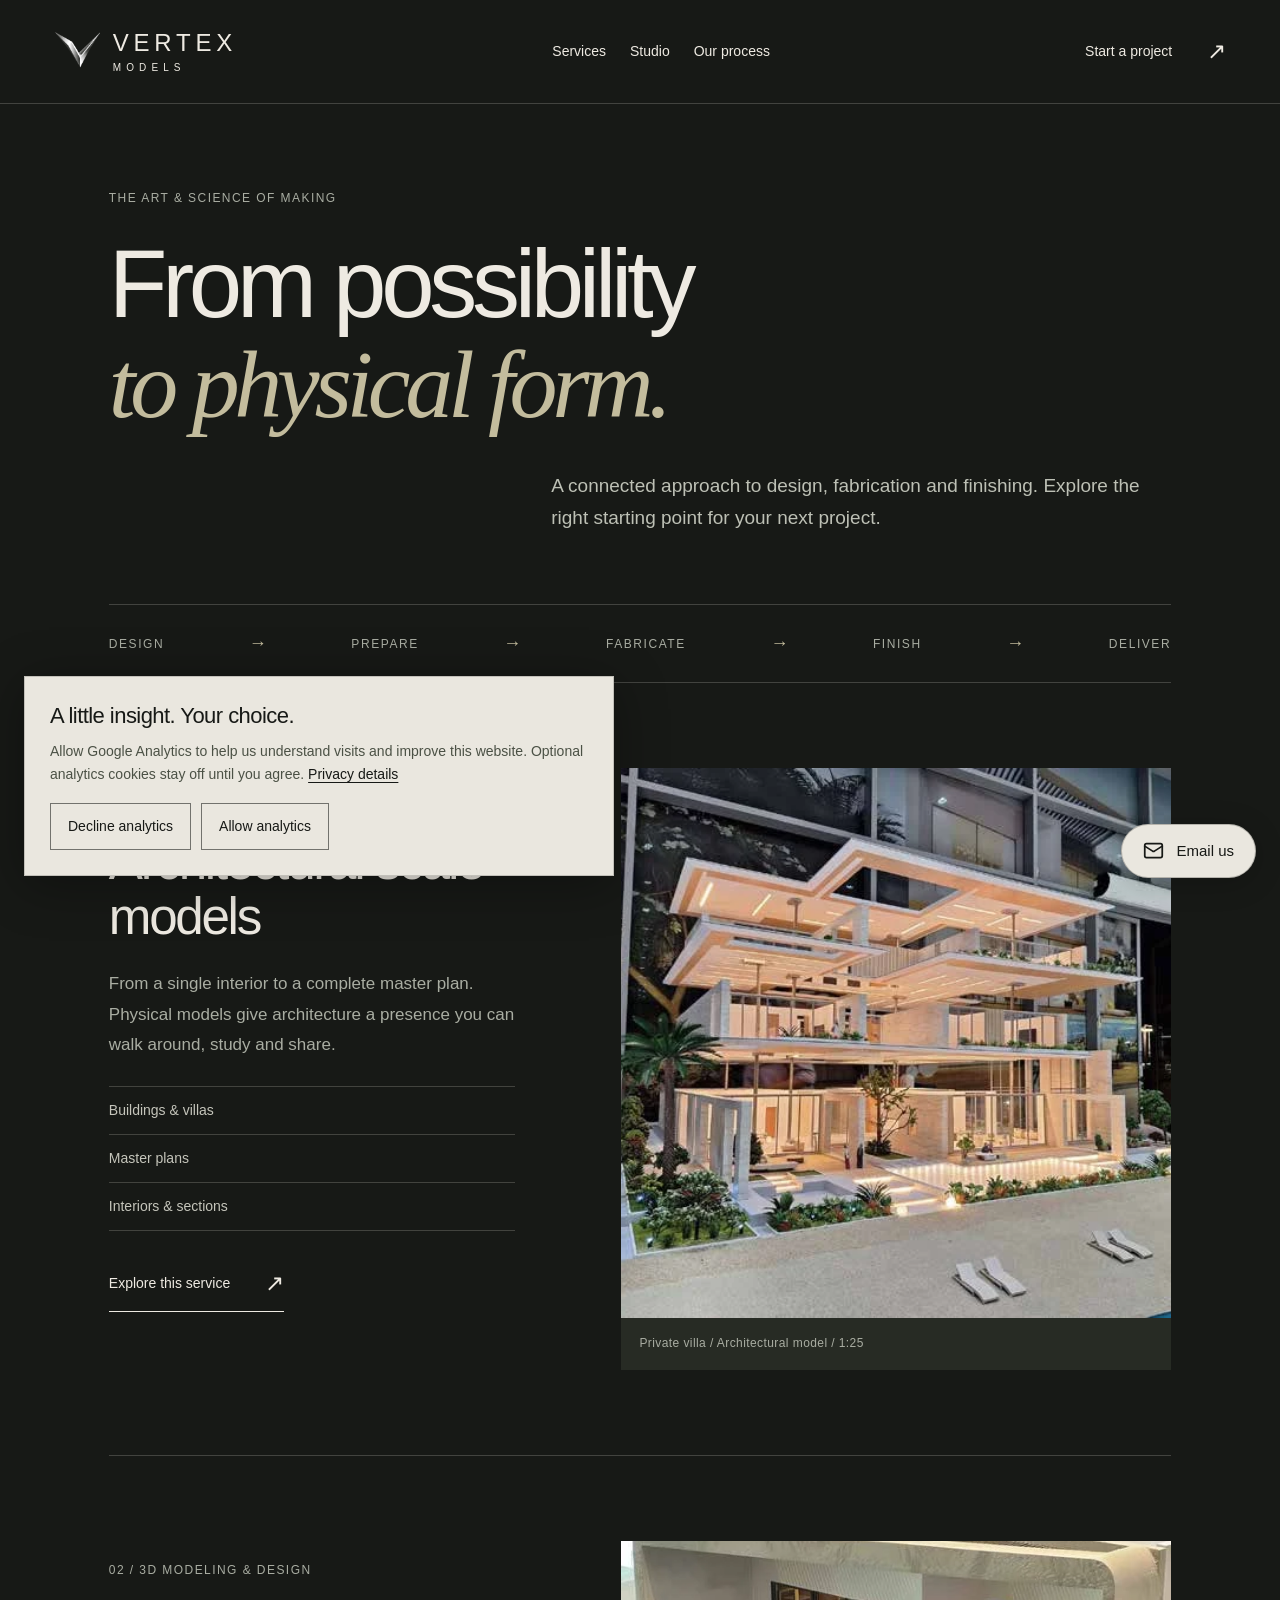
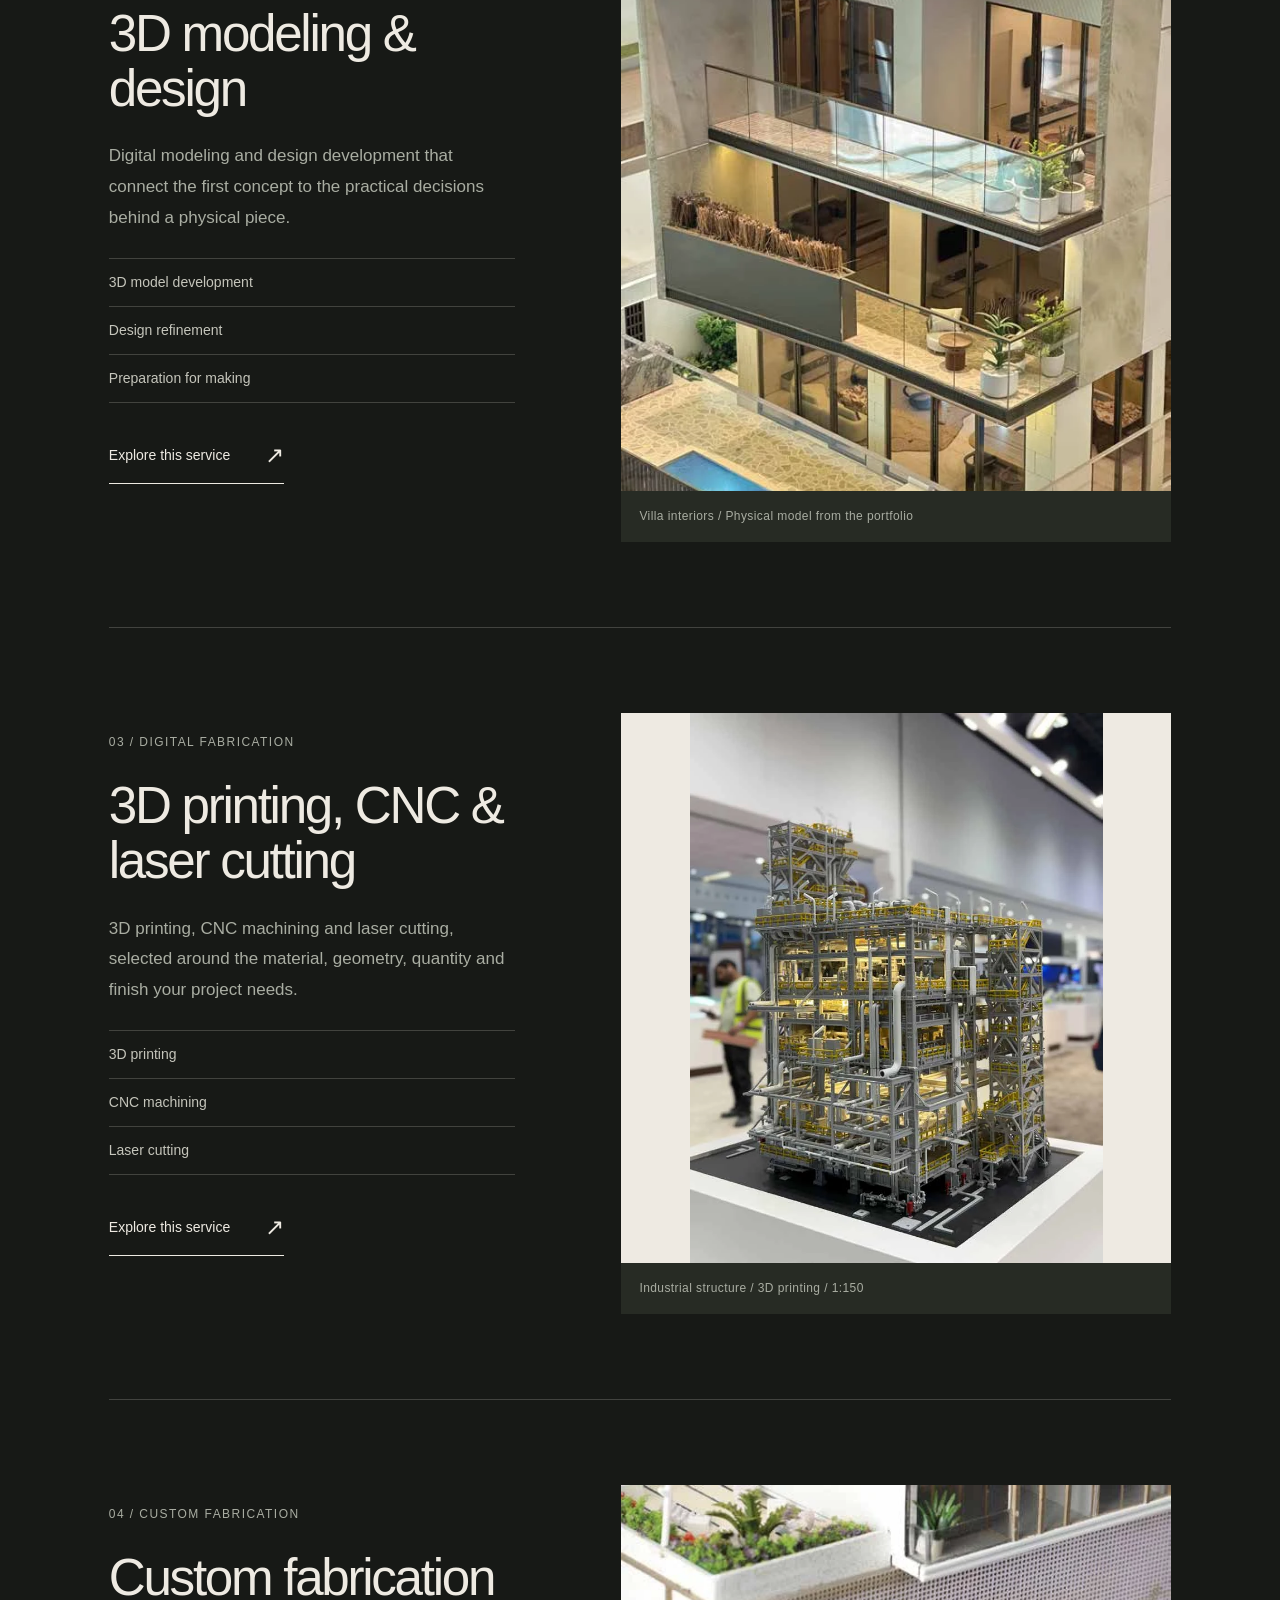
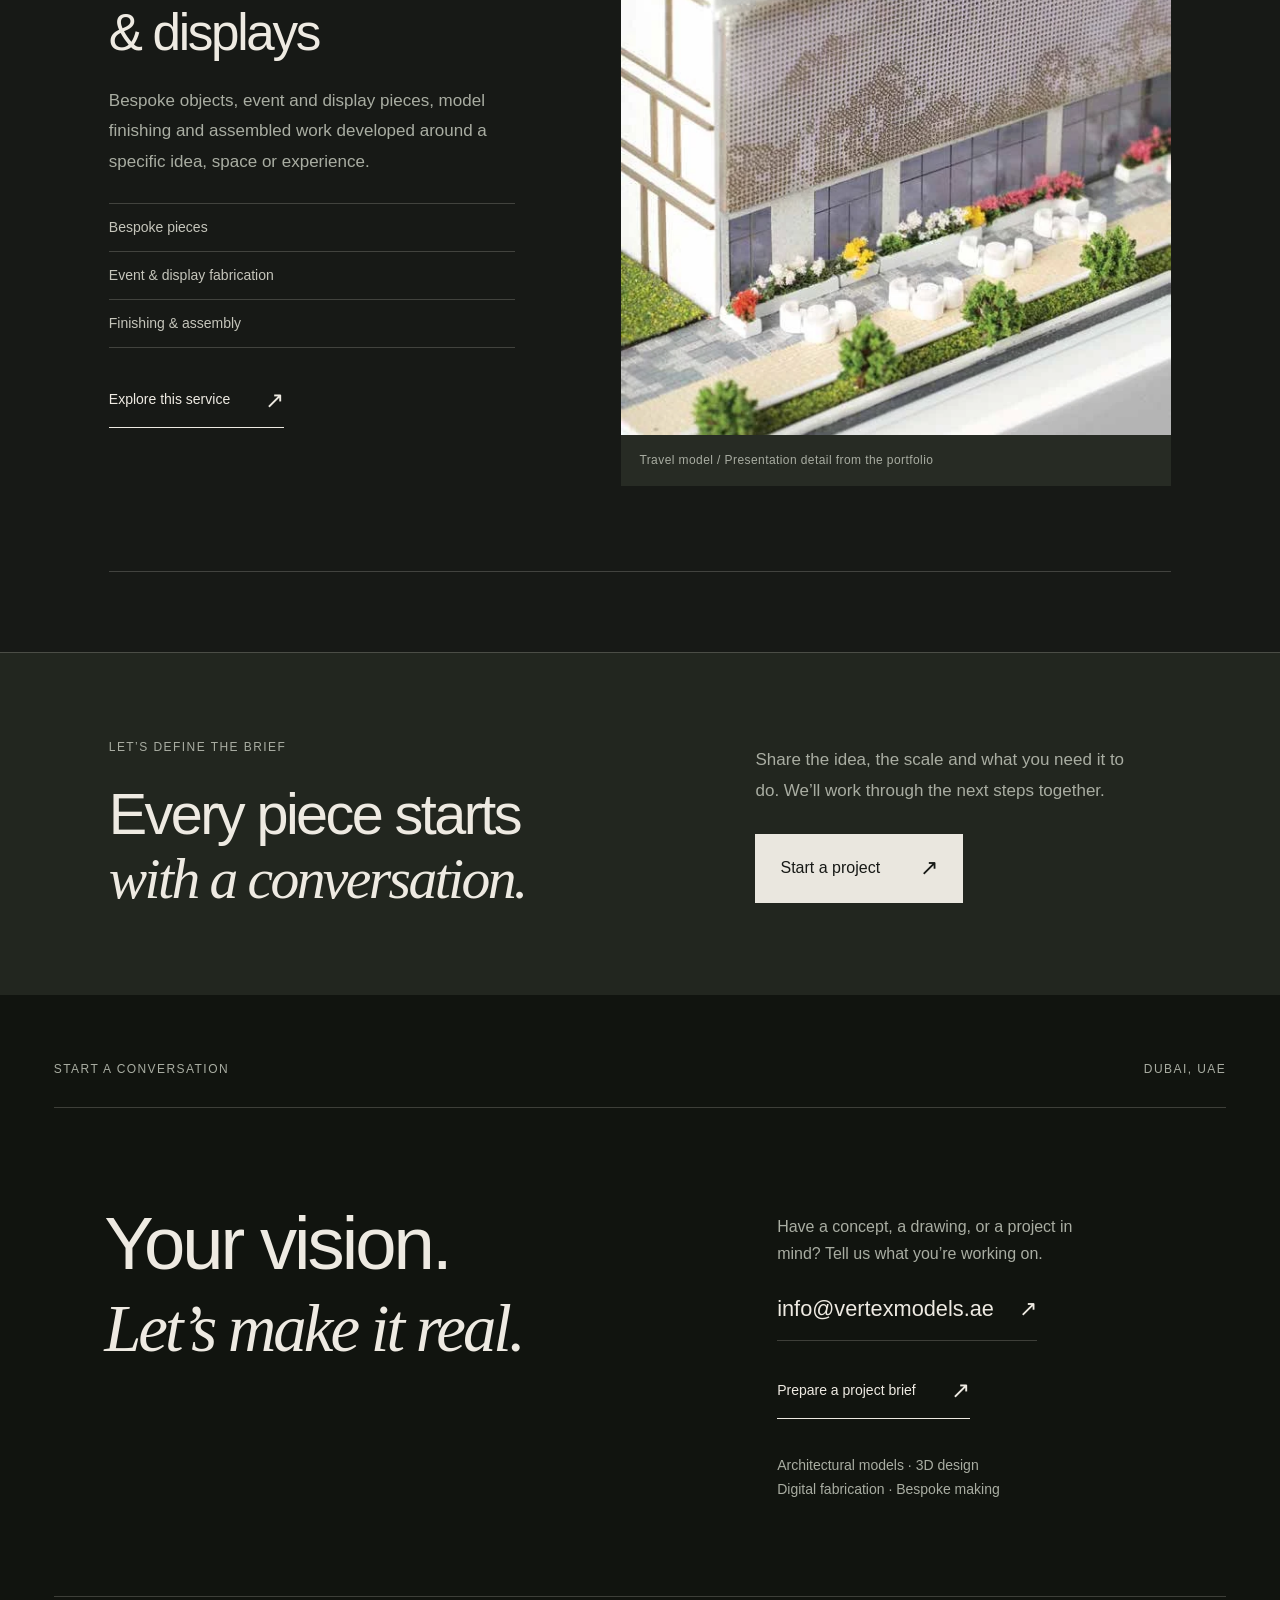
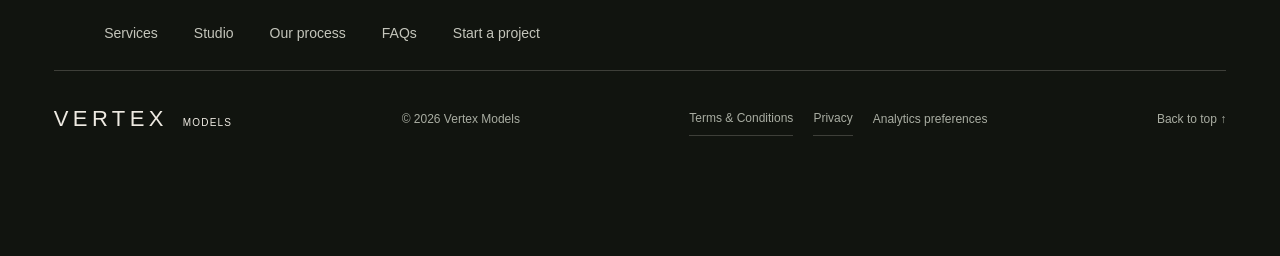
<file: services.html>
<!DOCTYPE html><html lang="en"><head><meta charSet="utf-8"/><meta name="viewport" content="width=device-width, initial-scale=1"/><link rel="preload" href="/images/vertex-mark.png" as="image"/><link rel="stylesheet" href="/_next/static/css/index.QuBADiO-.css" data-rsc-css-href="/_next/static/css/index.QuBADiO-.css" data-precedence="vite-rsc/importer-resources"/><link rel="modulepreload" fetchPriority="low" href="/_next/static/chunks/index-BphNCeyu.js"/><script src="/_next/static/chunks/rolldown-runtime-C60lm6uB.js" type="module" async=""></script><script src="/_next/static/chunks/framework-D_rUT4EX.js" type="module" async=""></script><script src="/_next/static/chunks/navigation-errors-By4dF-Cc.js" type="module" async=""></script><link rel="modulepreload" href="/_next/static/chunks/layout-segment-context-CZuvVCI-.js" crossorigin=""/><link rel="modulepreload" href="/_next/static/chunks/Icon-COpRllaJ.js" crossorigin=""/><link rel="modulepreload" href="/_next/static/chunks/analytics-consent-O_36Z6cu.js" crossorigin=""/><link rel="modulepreload" href="/_next/static/chunks/analytics-Bzyf-aNp.js" crossorigin=""/><title>Services — Vertex Models</title><meta name="description" content="Architectural models, 3D modeling and design, 3D printing, CNC machining, laser cutting and bespoke fabrication in Dubai."/><meta name="robots" content="index, follow"/><meta property="og:title" content="Services — Vertex Models"/><meta property="og:description" content="Architectural models, 3D modeling and design, 3D printing, CNC machining, laser cutting and bespoke fabrication in Dubai."/><meta property="og:url" content="https://vertexmodels.ae"/><meta property="og:site_name" content="Vertex Models"/><meta property="og:type" content="website"/><meta property="og:locale" content="en_AE"/><meta property="og:image" content="https://vertexmodels.ae/images/p2-50.webp"/><meta property="og:image:alt" content="Architectural villa scale model from the Vertex Models portfolio"/><meta name="twitter:card" content="summary_large_image"/><meta name="twitter:title" content="Services — Vertex Models"/><meta name="twitter:description" content="Architectural models, 3D modeling and design, 3D printing, CNC machining, laser cutting and bespoke fabrication in Dubai."/><meta name="twitter:image" content="https://vertexmodels.ae/images/p2-50.webp"/><meta name="twitter:image:alt" content="Architectural villa scale model from the Vertex Models portfolio"/><link rel="shortcut icon" href="/favicon.svg"/><link rel="icon" href="/favicon.svg"/><link rel="canonical" href="https://vertexmodels.ae/services"/><script>Object.assign(((self[Symbol.for("vinext.navigationRuntime")]??={bootstrap:{routeManifest:null},functions:{}}).bootstrap.rsc??={rsc:[]}),{params:{},nav:{"pathname":"/services","searchParams":[]}})</script><link rel="modulepreload" href="/_next/static/chunks/index-BphNCeyu.js" />
</head><body><a class="skip-link" href="#main">Skip to content</a><div id="top"></div><header class="site-header"><a href="/" class="brand" aria-label="Vertex Models home"><span class="brand-mark"><img src="/images/vertex-mark.png" alt=""/></span><span>VERTEX<span class="brand-sub">MODELS</span></span></a><nav class="desktop-nav" aria-label="Main navigation"><a href="/services">Services</a><a href="/studio">Studio</a><a href="/#process">Our process</a></nav><a href="/start-a-project" class="header-contact">Start a project <span aria-hidden="true">↗</span></a><details class="mobile-nav"><summary>Menu <span>＋</span></summary><nav aria-label="Mobile navigation"><a href="/services">Services</a><a href="/studio">Studio</a><a href="/#process">Our process</a><a href="/faqs">FAQs</a><a href="/start-a-project">Start a project</a></nav></details></header><main id="main" class="expansion"><header class="editorial-intro"><span class="section-index">THE ART &amp; SCIENCE OF MAKING</span><h1>From possibility<br/><em>to physical form.</em></h1><p>A connected approach to design, fabrication and finishing. Explore the right starting point for your next project.</p></header><div class="services-bridge"><span>DESIGN</span><span aria-hidden="true">→</span><span>PREPARE</span><span aria-hidden="true">→</span><span>FABRICATE</span><span aria-hidden="true">→</span><span>FINISH</span><span aria-hidden="true">→</span><span>DELIVER</span></div><section aria-label="Our services" class="service-index"><article class="service-feature"><div class="service-feature-copy"><span class="section-index">01<!-- --> / <!-- -->Architectural models</span><h2>Architectural scale models</h2><p>From a single interior to a complete master plan. Physical models give architecture a presence you can walk around, study and share.</p><ul><li>Buildings &amp; villas</li><li>Master plans</li><li>Interiors &amp; sections</li></ul><a href="/services/architectural-models" class="text-link">Explore this service <span aria-hidden="true">↗</span></a></div><a class="service-feature-image" href="/services/architectural-models" aria-label="Explore Architectural models"><img src="/images/p2-50.webp" alt="Illuminated private villa scale model with open terraces and landscaping" loading="lazy"/><span>Private villa / Architectural model / 1:25</span></a></article><article class="service-feature"><div class="service-feature-copy"><span class="section-index">02<!-- --> / <!-- -->3D modeling &amp; design</span><h2>3D modeling &amp; design</h2><p>Digital modeling and design development that connect the first concept to the practical decisions behind a physical piece.</p><ul><li>3D model development</li><li>Design refinement</li><li>Preparation for making</li></ul><a href="/services/3d-modeling-design" class="text-link">Explore this service <span aria-hidden="true">↗</span></a></div><a class="service-feature-image" href="/services/3d-modeling-design" aria-label="Explore 3D modeling &amp; design"><img src="/images/p15-768.webp" alt="Physical interior scale model showing room arrangements and miniature furniture" loading="lazy"/><span>Villa interiors / Physical model from the portfolio</span></a></article><article class="service-feature"><div class="service-feature-copy"><span class="section-index">03<!-- --> / <!-- -->Digital fabrication</span><h2>3D printing, CNC &amp; laser cutting</h2><p>3D printing, CNC machining and laser cutting, selected around the material, geometry, quantity and finish your project needs.</p><ul><li>3D printing</li><li>CNC machining</li><li>Laser cutting</li></ul><a href="/services/digital-fabrication" class="text-link">Explore this service <span aria-hidden="true">↗</span></a></div><a class="service-feature-image" href="/services/digital-fabrication" aria-label="Explore Digital fabrication"><img src="/images/p13-1174.webp" alt="Detailed physical industrial structure model with fine connected components" loading="lazy"/><span>Industrial structure / 3D printing / 1:150</span></a></article><article class="service-feature"><div class="service-feature-copy"><span class="section-index">04<!-- --> / <!-- -->Custom fabrication</span><h2>Custom fabrication &amp; displays</h2><p>Bespoke objects, event and display pieces, model finishing and assembled work developed around a specific idea, space or experience.</p><ul><li>Bespoke pieces</li><li>Event &amp; display fabrication</li><li>Finishing &amp; assembly</li></ul><a href="/services/custom-fabrication" class="text-link">Explore this service <span aria-hidden="true">↗</span></a></div><a class="service-feature-image" href="/services/custom-fabrication" aria-label="Explore Custom fabrication"><img src="/images/p13-653.webp" alt="Close detail of an architectural presentation model showing façade and terrace planting" loading="lazy"/><span>Travel model / Presentation detail from the portfolio</span></a></article></section><section class="next-conversation"><div><span class="section-index">LET’S DEFINE THE BRIEF</span><h2>Every piece starts<br/><em>with a conversation.</em></h2></div><div><p>Share the idea, the scale and what you need it to do. We’ll work through the next steps together.</p><a class="solid-link" href="/start-a-project">Start a project<span aria-hidden="true">↗</span></a></div></section></main><footer id="contact" class="contact-section"><div class="eyebrow"><span>START A CONVERSATION</span><span>DUBAI, UAE</span></div><div class="contact-main"><h2>Your vision.<br/><em>Let’s make it real.</em></h2><div class="contact-info"><p>Have a concept, a drawing, or a project in mind? Tell us what you’re working on.</p><a href="mailto:info@vertexmodels.ae" class="email-link">info@vertexmodels.ae <span aria-hidden="true">↗</span></a><a href="/start-a-project" class="text-link footer-brief">Prepare a project brief <span aria-hidden="true">↗</span></a><p class="contact-small">Architectural models · 3D design<br/>Digital fabrication · Bespoke making</p></div></div><nav class="footer-explore" aria-label="Explore Vertex"><a href="/services">Services</a><a href="/studio">Studio</a><a href="/#process">Our process</a><a href="/faqs">FAQs</a><a href="/start-a-project">Start a project</a></nav><div class="footer-bottom"><a href="/" class="footer-wordmark">VERTEX<span>MODELS</span></a><span>© <!-- -->2026<!-- --> Vertex Models</span><nav class="footer-legal" aria-label="Legal"><a href="/terms">Terms &amp; Conditions</a><a href="/privacy">Privacy</a><button type="button" class="analytics-settings">Analytics preferences</button></nav><a href="#top">Back to top ↑</a></div></footer><a class="floating-contact" href="mailto:info@vertexmodels.ae?subject=Enquiry%20for%20Vertex%20Models" aria-label="Email Vertex Models at info@vertexmodels.ae" title="Email info@vertexmodels.ae"><svg xmlns="http://www.w3.org/2000/svg" width="21" height="21" viewBox="0 0 24 24" fill="none" stroke="currentColor" stroke-width="2" stroke-linecap="round" stroke-linejoin="round" class="lucide lucide-mail" aria-hidden="true"><path d="m22 7-8.991 5.727a2 2 0 0 1-2.009 0L2 7"></path><rect x="2" y="4" width="20" height="16" rx="2"></rect></svg><span>Email us</span></a><script type="module" src="/_next/static/chunks/index-BphNCeyu.js" id="_R_" async=""></script><script>((self[Symbol.for("vinext.navigationRuntime")]??={bootstrap:{routeManifest:null},functions:{}}).bootstrap.rsc??={rsc:[]}).rsc.push("0:{\"page:/services\":\"$L1\",\"layout:/\":\"$L2\",\"route:/services\":\"$L3\",\"__route\":\"route:/services\",\"__interceptionContext\":null,\"__layoutIds\":[\"layout:/\"],\"__rootLayout\":\"/\",\"__bfcacheSegmentIdentities\":{\"layout:/\":\"[\\\"layout\\\",\\\"layout:/\\\",\\\"root-boundary:/\\\",\\\"\\\"]\",\"page:/services\":\"[\\\"page\\\",\\\"page:/services\\\",\\\"root-boundary:/\\\",\\\"[\\\\\\\"services\\\\\\\"]\\\"]\"},\"__srcPage\":[\"services\",\"page\"],\"__layoutFlags\":{\"layout:/\":\"s\"},\"__artifactCompatibility\":{\"schemaVersion\":1,\"graphVersion\":\"app-route-graph:e6cb8bb842439bf8\",\"deploymentVersion\":\"0d242c21-e4d9-4183-95a6-eeb4d38b5953\",\"appElementsSchemaVersion\":1,\"rscPayloadSchemaVersion\":1,\"rootBoundaryId\":\"/\",\"renderEpoch\":null}}\n")</script><script>((self[Symbol.for("vinext.navigationRuntime")]??={bootstrap:{routeManifest:null},functions:{}}).bootstrap.rsc??={rsc:[]}).rsc.push("4:I[\"d78cf13b12d2\",[],\"Children\",1]\n")</script><script>((self[Symbol.for("vinext.navigationRuntime")]??={bootstrap:{routeManifest:null},functions:{}}).bootstrap.rsc??={rsc:[]}).rsc.push("5:I[\"61bd68617267\",[],\"default\",1]\n")</script><script>((self[Symbol.for("vinext.navigationRuntime")]??={bootstrap:{routeManifest:null},functions:{}}).bootstrap.rsc??={rsc:[]}).rsc.push("6:I[\"eede81f5ed37\",[],\"AnalyticsConsent\",1]\n")</script><script>((self[Symbol.for("vinext.navigationRuntime")]??={bootstrap:{routeManifest:null},functions:{}}).bootstrap.rsc??={rsc:[]}).rsc.push("7:I[\"704cdca18586\",[],\"GlobalErrorBoundary\",1]\n")</script><script>((self[Symbol.for("vinext.navigationRuntime")]??={bootstrap:{routeManifest:null},functions:{}}).bootstrap.rsc??={rsc:[]}).rsc.push("8:I[\"583f8a064e38\",[],\"default\",1]\n")</script><script>((self[Symbol.for("vinext.navigationRuntime")]??={bootstrap:{routeManifest:null},functions:{}}).bootstrap.rsc??={rsc:[]}).rsc.push("9:I[\"704cdca18586\",[],\"ErrorBoundary\",1]\n")</script><script>((self[Symbol.for("vinext.navigationRuntime")]??={bootstrap:{routeManifest:null},functions:{}}).bootstrap.rsc??={rsc:[]}).rsc.push("a:I[\"3b21ce3da5ba\",[],\"LayoutSegmentProvider\",1]\n")</script><script>((self[Symbol.for("vinext.navigationRuntime")]??={bootstrap:{routeManifest:null},functions:{}}).bootstrap.rsc??={rsc:[]}).rsc.push("b:I[\"d78cf13b12d2\",[],\"Slot\",1]\n")</script><script>((self[Symbol.for("vinext.navigationRuntime")]??={bootstrap:{routeManifest:null},functions:{}}).bootstrap.rsc??={rsc:[]}).rsc.push("c:I[\"704cdca18586\",[],\"NotFoundBoundary\",1]\n")</script><script>((self[Symbol.for("vinext.navigationRuntime")]??={bootstrap:{routeManifest:null},functions:{}}).bootstrap.rsc??={rsc:[]}).rsc.push(":HL[\"/_next/static/css/index.QuBADiO-.css\",\"style\"     ]\n")</script><script>((self[Symbol.for("vinext.navigationRuntime")]??={bootstrap:{routeManifest:null},functions:{}}).bootstrap.rsc??={rsc:[]}).rsc.push(":HL[\"/images/vertex-mark.png\",\"image\"]\n")</script><script>((self[Symbol.for("vinext.navigationRuntime")]??={bootstrap:{routeManifest:null},functions:{}}).bootstrap.rsc??={rsc:[]}).rsc.push("2:[[[\"$\",\"link\",\"css:/_next/static/css/index.QuBADiO-.css\",{\"rel\":\"stylesheet\",\"precedence\":\"vite-rsc/importer-resources\",\"href\":\"/_next/static/css/index.QuBADiO-.css\",\"data-rsc-css-href\":\"/_next/static/css/index.QuBADiO-.css\"}],\"$undefined\"],[\"$\",\"html\",null,{\"lang\":\"en\",\"children\":[\"$\",\"body\",null,{\"children\":[[\"$\",\"a\",null,{\"className\":\"skip-link\",\"href\":\"#main\",\"children\":\"Skip to content\"}],[\"$\",\"$L4\",null,{}],[\"$\",\"a\",null,{\"className\":\"floating-contact\",\"href\":\"mailto:info@vertexmodels.ae?subject=Enquiry%20for%20Vertex%20Models\",\"aria-label\":\"Email Vertex Models at info@vertexmodels.ae\",\"title\":\"Email info@vertexmodels.ae\",\"children\":[[\"$\",\"$L5\",null,{\"ref\":\"$undefined\",\"iconNode\":[[\"path\",{\"d\":\"m22 7-8.991 5.727a2 2 0 0 1-2.009 0L2 7\",\"key\":\"132q7q\"}],[\"rect\",{\"x\":\"2\",\"y\":\"4\",\"width\":\"20\",\"height\":\"16\",\"rx\":\"2\",\"key\":\"izxlao\"}]],\"className\":\"lucide-mail\",\"size\":21,\"aria-hidden\":\"true\"}],[\"$\",\"span\",null,{\"children\":\"Email us\"}]]}],[\"$\",\"$L6\",null,{}]]}]}]]\n")</script><script>((self[Symbol.for("vinext.navigationRuntime")]??={bootstrap:{routeManifest:null},functions:{}}).bootstrap.rsc??={rsc:[]}).rsc.push("3:[[[\"$\",\"meta\",null,{\"charSet\":\"utf-8\"}],[[\"$\",\"title\",\"0\",{\"children\":\"Services — Vertex Models\"}],[\"$\",\"meta\",\"1\",{\"name\":\"description\",\"content\":\"Architectural models, 3D modeling and design, 3D printing, CNC machining, laser cutting and bespoke fabrication in Dubai.\"}],[\"$\",\"meta\",\"2\",{\"name\":\"robots\",\"content\":\"index, follow\"}],[\"$\",\"meta\",\"3\",{\"property\":\"og:title\",\"content\":\"Services — Vertex Models\"}],[\"$\",\"meta\",\"4\",{\"property\":\"og:description\",\"content\":\"Architectural models, 3D modeling and design, 3D printing, CNC machining, laser cutting and bespoke fabrication in Dubai.\"}],[\"$\",\"meta\",\"5\",{\"property\":\"og:url\",\"content\":\"https://vertexmodels.ae\"}],[\"$\",\"meta\",\"6\",{\"property\":\"og:site_name\",\"content\":\"Vertex Models\"}],[\"$\",\"meta\",\"7\",{\"property\":\"og:type\",\"content\":\"website\"}],[\"$\",\"meta\",\"8\",{\"property\":\"og:locale\",\"content\":\"en_AE\"}],[\"$\",\"meta\",\"9\",{\"property\":\"og:image\",\"content\":\"https://vertexmodels.ae/images/p2-50.webp\"}],[\"$\",\"meta\",\"10\",{\"property\":\"og:image:alt\",\"content\":\"Architectural villa scale model from the Vertex Models portfolio\"}],[\"$\",\"meta\",\"11\",{\"name\":\"twitter:card\",\"content\":\"summary_large_image\"}],[\"$\",\"meta\",\"12\",{\"name\":\"twitter:title\",\"content\":\"Services — Vertex Models\"}],[\"$\",\"meta\",\"13\",{\"name\":\"twitter:description\",\"content\":\"Architectural models, 3D modeling and design, 3D printing, CNC machining, laser cutting and bespoke fabrication in Dubai.\"}],[\"$\",\"meta\",\"14\",{\"name\":\"twitter:image\",\"content\":\"https://vertexmodels.ae/images/p2-50.webp\"}],[\"$\",\"meta\",\"15\",{\"name\":\"twitter:image:alt\",\"content\":\"Architectural villa scale model from the Vertex Models portfolio\"}],[\"$\",\"link\",\"16\",{\"data-vinext-streamed-icon\":\"$undefined\",\"rel\":\"shortcut icon\",\"href\":\"/favicon.svg\",\"type\":\"$undefined\",\"sizes\":\"$undefined\",\"color\":\"$undefined\",\"media\":\"$undefined\",\"fetchPriority\":\"$undefined\"}],[\"$\",\"link\",\"17\",{\"data-vinext-streamed-icon\":\"$undefined\",\"rel\":\"icon\",\"href\":\"/favicon.svg\",\"type\":\"$undefined\",\"sizes\":\"$undefined\",\"color\":\"$undefined\",\"media\":\"$undefined\",\"fetchPriority\":\"$undefined\"}],[\"$\",\"link\",\"18\",{\"rel\":\"canonical\",\"href\":\"https://vertexmodels.ae/services\"}]],[[\"$\",\"meta\",\"0\",{\"name\":\"viewport\",\"content\":\"width=device-width, initial-scale=1\"}]]],[\"$\",\"$L7\",null,{\"fallback\":\"$8\",\"children\":[\"$\",\"$L9\",null,{\"fallback\":\"$8\",\"children\":[\"$\",\"$La\",null,{\"providerId\":\"layout:/\",\"segmentMap\":{\"children\":[\"services\"]},\"children\":[\"$\",\"$Lb\",null,{\"id\":\"layout:/\",\"parallelSlots\":\"$undefined\",\"children\":[\"$\",\"$Lc\",null,{\"resetKey\":\"services\",\"fallback\":[[\"$\",\"header\",null,{\"className\":\"site-header\",\"children\":[[\"$\",\"a\",null,{\"href\":\"/\",\"className\":\"brand\",\"aria-label\":\"Vertex Models home\",\"children\":[[\"$\",\"span\",null,{\"className\":\"brand-mark\",\"children\":[\"$\",\"img\",null,{\"src\":\"/images/vertex-mark.png\",\"alt\":\"\"}]}],[\"$\",\"span\",null,{\"children\":[\"VERTEX\",[\"$\",\"span\",null,{\"className\":\"brand-sub\",\"children\":\"MODELS\"}]]}]]}],[\"$\",\"nav\",null,{\"className\":\"desktop-nav\",\"aria-label\":\"Main navigation\",\"children\":[[\"$\",\"a\",null,{\"href\":\"/services\",\"children\":\"Services\"}],[\"$\",\"a\",null,{\"href\":\"/studio\",\"children\":\"Studio\"}],[\"$\",\"a\",null,{\"href\":\"/#process\",\"children\":\"Our process\"}]]}],[\"$\",\"a\",null,{\"href\":\"/start-a-project\",\"className\":\"header-contact\",\"children\":[\"Start a project \",[\"$\",\"span\",null,{\"aria-hidden\":\"true\",\"children\":\"↗\"}]]}],[\"$\",\"details\",null,{\"className\":\"mobile-nav\",\"children\":[[\"$\",\"summary\",null,{\"children\":[\"Menu \",[\"$\",\"span\",null,{\"children\":\"＋\"}]]}],[\"$\",\"nav\",null,{\"aria-label\":\"Mobile navigation\",\"children\":[[\"$\",\"a\",null,{\"href\":\"/services\",\"children\":\"Services\"}],[\"$\",\"a\",null,{\"href\":\"/studio\",\"children\":\"Studio\"}],[\"$\",\"a\",null,{\"href\":\"/#process\",\"children\":\"Our process\"}],[\"$\",\"a\",null,{\"href\":\"/faqs\",\"children\":\"FAQs\"}],[\"$\",\"a\",null,{\"href\":\"/start-a-project\",\"children\":\"Start a project\"}]]}]]}]]}],[\"$\",\"main\",null,{\"id\":\"main\",\"className\":\"not-found\",\"children\":[[\"$\",\"span\",null,{\"className\":\"section-index\",\"children\":\"404 / OUTSIDE THE FRAME\"}],[\"$\",\"h1\",null,{\"children\":[\"This page\",[\"$\",\"br\",null,{}],[\"$\",\"em\",null,{\"children\":\"isn’t here.\"}]]}],[\"$\",\"a\",null,{\"href\":\"/services\",\"className\":\"text-link\",\"children\":\"Explore our services ↗\"}]]}],[\"$\",\"footer\",null,{\"id\":\"contact\",\"className\":\"contact-section\",\"children\":[[\"$\",\"div\",null,{\"className\":\"eyebrow\",\"children\":[[\"$\",\"span\",null,{\"children\":\"START A CONVERSATION\"}],[\"$\",\"span\",null,{\"children\":\"DUBAI, UAE\"}]]}],[\"$\",\"div\",null,{\"className\":\"contact-main\",\"children\":[[\"$\",\"h2\",null,{\"children\":[\"Your vision.\",[\"$\",\"br\",null,{}],[\"$\",\"em\",null,{\"children\":\"Let’s make it real.\"}]]}],[\"$\",\"div\",null,{\"className\":\"contact-info\",\"children\":[[\"$\",\"p\",null,{\"children\":\"Have a concept, a drawing, or a project in mind? Tell us what you’re working on.\"}],\"$Ld\",\"$Le\",\"$Lf\"]}]]}],\"$L10\",\"$L11\"]}]],\"children\":\"$L12\"}]}]}]}]}],null,null]\n")</script><script>((self[Symbol.for("vinext.navigationRuntime")]??={bootstrap:{routeManifest:null},functions:{}}).bootstrap.rsc??={rsc:[]}).rsc.push("13:I[\"eede81f5ed37\",[],\"AnalyticsSettings\",1]\n")</script><script>((self[Symbol.for("vinext.navigationRuntime")]??={bootstrap:{routeManifest:null},functions:{}}).bootstrap.rsc??={rsc:[]}).rsc.push("14:I[\"dc3d79559167\",[],\"AppRouterScrollTarget\",1]\n")</script><script>((self[Symbol.for("vinext.navigationRuntime")]??={bootstrap:{routeManifest:null},functions:{}}).bootstrap.rsc??={rsc:[]}).rsc.push("15:I[\"704cdca18586\",[],\"RedirectBoundary\",1]\n")</script><script>((self[Symbol.for("vinext.navigationRuntime")]??={bootstrap:{routeManifest:null},functions:{}}).bootstrap.rsc??={rsc:[]}).rsc.push("d:[\"$\",\"a\",null,{\"href\":\"mailto:info@vertexmodels.ae\",\"className\":\"email-link\",\"children\":[\"info@vertexmodels.ae \",[\"$\",\"span\",null,{\"aria-hidden\":\"true\",\"children\":\"↗\"}]]}]\n")</script><script>((self[Symbol.for("vinext.navigationRuntime")]??={bootstrap:{routeManifest:null},functions:{}}).bootstrap.rsc??={rsc:[]}).rsc.push("e:[\"$\",\"a\",null,{\"href\":\"/start-a-project\",\"className\":\"text-link footer-brief\",\"children\":[\"Prepare a project brief \",[\"$\",\"span\",null,{\"aria-hidden\":\"true\",\"children\":\"↗\"}]]}]\n")</script><script>((self[Symbol.for("vinext.navigationRuntime")]??={bootstrap:{routeManifest:null},functions:{}}).bootstrap.rsc??={rsc:[]}).rsc.push("f:[\"$\",\"p\",null,{\"className\":\"contact-small\",\"children\":[\"Architectural models · 3D design\",[\"$\",\"br\",null,{}],\"Digital fabrication · Bespoke making\"]}]\n")</script><script>((self[Symbol.for("vinext.navigationRuntime")]??={bootstrap:{routeManifest:null},functions:{}}).bootstrap.rsc??={rsc:[]}).rsc.push("10:[\"$\",\"nav\",null,{\"className\":\"footer-explore\",\"aria-label\":\"Explore Vertex\",\"children\":[[\"$\",\"a\",null,{\"href\":\"/services\",\"children\":\"Services\"}],[\"$\",\"a\",null,{\"href\":\"/studio\",\"children\":\"Studio\"}],[\"$\",\"a\",null,{\"href\":\"/#process\",\"children\":\"Our process\"}],[\"$\",\"a\",null,{\"href\":\"/faqs\",\"children\":\"FAQs\"}],[\"$\",\"a\",null,{\"href\":\"/start-a-project\",\"children\":\"Start a project\"}]]}]\n")</script><script>((self[Symbol.for("vinext.navigationRuntime")]??={bootstrap:{routeManifest:null},functions:{}}).bootstrap.rsc??={rsc:[]}).rsc.push("11:[\"$\",\"div\",null,{\"className\":\"footer-bottom\",\"children\":[[\"$\",\"a\",null,{\"href\":\"/\",\"className\":\"footer-wordmark\",\"children\":[\"VERTEX\",[\"$\",\"span\",null,{\"children\":\"MODELS\"}]]}],[\"$\",\"span\",null,{\"children\":[\"© \",2026,\" Vertex Models\"]}],[\"$\",\"nav\",null,{\"className\":\"footer-legal\",\"aria-label\":\"Legal\",\"children\":[[\"$\",\"a\",null,{\"href\":\"/terms\",\"children\":\"Terms \u0026 Conditions\"}],[\"$\",\"a\",null,{\"href\":\"/privacy\",\"children\":\"Privacy\"}],[\"$\",\"$L13\",null,{}]]}],[\"$\",\"a\",null,{\"href\":\"#top\",\"children\":\"Back to top ↑\"}]]}]\n")</script><script>((self[Symbol.for("vinext.navigationRuntime")]??={bootstrap:{routeManifest:null},functions:{}}).bootstrap.rsc??={rsc:[]}).rsc.push("12:[\"$\",\"$Lc\",null,{\"resetKey\":\"[\\\"services\\\"]\",\"fallback\":[[\"$\",\"header\",null,{\"className\":\"site-header\",\"children\":[[\"$\",\"a\",null,{\"href\":\"/\",\"className\":\"brand\",\"aria-label\":\"Vertex Models home\",\"children\":[[\"$\",\"span\",null,{\"className\":\"brand-mark\",\"children\":[\"$\",\"img\",null,{\"src\":\"/images/vertex-mark.png\",\"alt\":\"\"}]}],[\"$\",\"span\",null,{\"children\":[\"VERTEX\",[\"$\",\"span\",null,{\"className\":\"brand-sub\",\"children\":\"MODELS\"}]]}]]}],[\"$\",\"nav\",null,{\"className\":\"desktop-nav\",\"aria-label\":\"Main navigation\",\"children\":[[\"$\",\"a\",null,{\"href\":\"/services\",\"children\":\"Services\"}],[\"$\",\"a\",null,{\"href\":\"/studio\",\"children\":\"Studio\"}],[\"$\",\"a\",null,{\"href\":\"/#process\",\"children\":\"Our process\"}]]}],[\"$\",\"a\",null,{\"href\":\"/start-a-project\",\"className\":\"header-contact\",\"children\":[\"Start a project \",[\"$\",\"span\",null,{\"aria-hidden\":\"true\",\"children\":\"↗\"}]]}],[\"$\",\"details\",null,{\"className\":\"mobile-nav\",\"children\":[[\"$\",\"summary\",null,{\"children\":[\"Menu \",[\"$\",\"span\",null,{\"children\":\"＋\"}]]}],[\"$\",\"nav\",null,{\"aria-label\":\"Mobile navigation\",\"children\":[[\"$\",\"a\",null,{\"href\":\"/services\",\"children\":\"Services\"}],[\"$\",\"a\",null,{\"href\":\"/studio\",\"children\":\"Studio\"}],[\"$\",\"a\",null,{\"href\":\"/#process\",\"children\":\"Our process\"}],[\"$\",\"a\",null,{\"href\":\"/faqs\",\"children\":\"FAQs\"}],[\"$\",\"a\",null,{\"href\":\"/start-a-project\",\"children\":\"Start a project\"}]]}]]}]]}],[\"$\",\"main\",null,{\"id\":\"main\",\"className\":\"not-found\",\"children\":[[\"$\",\"span\",null,{\"className\":\"section-index\",\"children\":\"404 / OUTSIDE THE FRAME\"}],[\"$\",\"h1\",null,{\"children\":[\"This page\",[\"$\",\"br\",null,{}],[\"$\",\"em\",null,{\"children\":\"isn’t here.\"}]]}],[\"$\",\"a\",null,{\"href\":\"/services\",\"className\":\"text-link\",\"children\":\"Explore our services ↗\"}]]}],[\"$\",\"footer\",null,{\"id\":\"contact\",\"className\":\"contact-section\",\"children\":[[\"$\",\"div\",null,{\"className\":\"eyebrow\",\"children\":[[\"$\",\"span\",null,{\"children\":\"START A CONVERSATION\"}],[\"$\",\"span\",null,{\"children\":\"DUBAI, UAE\"}]]}],[\"$\",\"div\",null,{\"className\":\"contact-main\",\"children\":[[\"$\",\"h2\",null,{\"children\":[\"Your vision.\",[\"$\",\"br\",null,{}],[\"$\",\"em\",null,{\"children\":\"Let’s make it real.\"}]]}],[\"$\",\"div\",null,{\"className\":\"contact-info\",\"children\":[[\"$\",\"p\",null,{\"children\":\"Have a concept, a drawing, or a project in mind? Tell us what you’re working on.\"}],[\"$\",\"a\",null,{\"href\":\"mailto:info@vertexmodels.ae\",\"className\":\"email-link\",\"children\":[\"info@vertexmodels.ae \",[\"$\",\"span\",null,{\"aria-hidden\":\"true\",\"children\":\"↗\"}]]}],[\"$\",\"a\",null,{\"href\":\"/start-a-project\",\"className\":\"text-link footer-brief\",\"children\":[\"Prepare a project brief \",[\"$\",\"span\",null,{\"aria-hidden\":\"true\",\"children\":\"↗\"}]]}],[\"$\",\"p\",null,{\"className\":\"contact-small\",\"children\":[\"Architectural models · 3D design\",[\"$\",\"br\",null,{}],\"Digital fabrication · Bespoke making\"]}]]}]]}],[\"$\",\"nav\",null,{\"className\":\"footer-explore\",\"aria-label\":\"Explore Vertex\",\"children\":[[\"$\",\"a\",null,{\"href\":\"/services\",\"children\":\"Services\"}],[\"$\",\"a\",null,{\"href\":\"/studio\",\"children\":\"Studio\"}],[\"$\",\"a\",null,{\"href\":\"/#process\",\"children\":\"Our process\"}],[\"$\",\"a\",null,{\"href\":\"/faqs\",\"children\":\"FAQs\"}],[\"$\",\"a\",null,{\"href\":\"/start-a-project\",\"children\":\"Start a project\"}]]}],[\"$\",\"div\",null,{\"className\":\"footer-bottom\",\"children\":[[\"$\",\"a\",null,{\"href\":\"/\",\"className\":\"footer-wordmark\",\"children\":[\"VERTEX\",[\"$\",\"span\",null,{\"children\":\"MODELS\"}]]}],[\"$\",\"span\",null,{\"children\":[\"© \",2026,\" Vertex Models\"]}],[\"$\",\"nav\",null,{\"className\":\"footer-legal\",\"aria-label\":\"Legal\",\"children\":[[\"$\",\"a\",null,{\"href\":\"/terms\",\"children\":\"Terms \u0026 Conditions\"}],[\"$\",\"a\",null,{\"href\":\"/privacy\",\"children\":\"Privacy\"}],[\"$\",\"$L13\",null,{}]]}],[\"$\",\"a\",null,{\"href\":\"#top\",\"children\":\"Back to top ↑\"}]]}]]}]],\"children\":[\"$\",\"$L14\",null,{\"children\":[\"$\",\"$L15\",null,{\"children\":[[\"$\",\"$La\",null,{\"providerId\":\"page:/services\",\"segmentMap\":{\"children\":[\"__PAGE__\"]},\"children\":[\"$\",\"$Lb\",null,{\"id\":\"page:/services\"}]}],null]}]}]}]\n")</script><script>((self[Symbol.for("vinext.navigationRuntime")]??={bootstrap:{routeManifest:null},functions:{}}).bootstrap.rsc??={rsc:[]}).rsc.push("1:[[\"$\",\"div\",null,{\"id\":\"top\"}],[\"$\",\"header\",null,{\"className\":\"site-header\",\"children\":[[\"$\",\"a\",null,{\"href\":\"/\",\"className\":\"brand\",\"aria-label\":\"Vertex Models home\",\"children\":[[\"$\",\"span\",null,{\"className\":\"brand-mark\",\"children\":[\"$\",\"img\",null,{\"src\":\"/images/vertex-mark.png\",\"alt\":\"\"}]}],[\"$\",\"span\",null,{\"children\":[\"VERTEX\",[\"$\",\"span\",null,{\"className\":\"brand-sub\",\"children\":\"MODELS\"}]]}]]}],[\"$\",\"nav\",null,{\"className\":\"desktop-nav\",\"aria-label\":\"Main navigation\",\"children\":[[\"$\",\"a\",null,{\"href\":\"/services\",\"children\":\"Services\"}],[\"$\",\"a\",null,{\"href\":\"/studio\",\"children\":\"Studio\"}],[\"$\",\"a\",null,{\"href\":\"/#process\",\"children\":\"Our process\"}]]}],[\"$\",\"a\",null,{\"href\":\"/start-a-project\",\"className\":\"header-contact\",\"children\":[\"Start a project \",[\"$\",\"span\",null,{\"aria-hidden\":\"true\",\"children\":\"↗\"}]]}],[\"$\",\"details\",null,{\"className\":\"mobile-nav\",\"children\":[[\"$\",\"summary\",null,{\"children\":[\"Menu \",[\"$\",\"span\",null,{\"children\":\"＋\"}]]}],[\"$\",\"nav\",null,{\"aria-label\":\"Mobile navigation\",\"children\":[[\"$\",\"a\",null,{\"href\":\"/services\",\"children\":\"Services\"}],[\"$\",\"a\",null,{\"href\":\"/studio\",\"children\":\"Studio\"}],[\"$\",\"a\",null,{\"href\":\"/#process\",\"children\":\"Our process\"}],[\"$\",\"a\",null,{\"href\":\"/faqs\",\"children\":\"FAQs\"}],[\"$\",\"a\",null,{\"href\":\"/start-a-project\",\"children\":\"Start a project\"}]]}]]}]]}],[\"$\",\"main\",null,{\"id\":\"main\",\"className\":\"expansion\",\"children\":[[\"$\",\"header\",null,{\"className\":\"editorial-intro\",\"children\":[[\"$\",\"span\",null,{\"className\":\"section-index\",\"children\":\"THE ART \u0026 SCIENCE OF MAKING\"}],[\"$\",\"h1\",null,{\"children\":[\"From possibility\",[\"$\",\"br\",null,{}],[\"$\",\"em\",null,{\"children\":\"to physical form.\"}]]}],[\"$\",\"p\",null,{\"children\":\"A connected approach to design, fabrication and finishing. Explore the right starting point for your next project.\"}]]}],[\"$\",\"div\",null,{\"className\":\"services-bridge\",\"children\":[[\"$\",\"span\",null,{\"children\":\"DESIGN\"}],[\"$\",\"span\",null,{\"aria-hidden\":\"true\",\"children\":\"→\"}],[\"$\",\"span\",null,{\"children\":\"PREPARE\"}],[\"$\",\"span\",null,{\"aria-hidden\":\"true\",\"children\":\"→\"}],[\"$\",\"span\",null,{\"children\":\"FABRICATE\"}],[\"$\",\"span\",null,{\"aria-hidden\":\"true\",\"children\":\"→\"}],[\"$\",\"span\",null,{\"children\":\"FINISH\"}],[\"$\",\"span\",null,{\"aria-hidden\":\"true\",\"children\":\"→\"}],[\"$\",\"span\",null,{\"children\":\"DELIVER\"}]]}],[\"$\",\"section\",null,{\"aria-label\":\"Our services\",\"className\":\"service-index\",\"children\":[[\"$\",\"article\",\"architectural-models\",{\"className\":\"service-feature\",\"children\":[[\"$\",\"div\",null,{\"className\":\"service-feature-copy\",\"children\":[[\"$\",\"span\",null,{\"className\":\"section-index\",\"children\":[\"01\",\" / \",\"Architectural models\"]}],[\"$\",\"h2\",null,{\"children\":\"Architectural scale models\"}],[\"$\",\"p\",null,{\"children\":\"From a single interior to a complete master plan. Physical models give architecture a presence you can walk around, study and share.\"}],[\"$\",\"ul\",null,{\"children\":[[\"$\",\"li\",\"Buildings \u0026 villas\",{\"children\":\"Buildings \u0026 villas\"}],[\"$\",\"li\",\"Master plans\",{\"children\":\"Master plans\"}],[\"$\",\"li\",\"Interiors \u0026 sections\",{\"children\":\"Interiors \u0026 sections\"}]]}],[\"$\",\"a\",null,{\"href\":\"/services/architectural-models\",\"className\":\"text-link\",\"children\":[\"Explore this service \",[\"$\",\"span\",null,{\"aria-hidden\":\"true\",\"children\":\"↗\"}]]}]]}],[\"$\",\"a\",null,{\"className\":\"service-feature-image\",\"href\":\"/services/architectural-models\",\"aria-label\":\"Explore Architectural models\",\"children\":[[\"$\",\"img\",null,{\"src\":\"/images/p2-50.webp\",\"alt\":\"Illuminated private villa scale model with open terraces and landscaping\",\"loading\":\"lazy\"}],[\"$\",\"span\",null,{\"children\":\"Private villa / Architectural model / 1:25\"}]]}]]}],[\"$\",\"article\",\"3d-modeling-design\",{\"className\":\"service-feature\",\"children\":[[\"$\",\"div\",null,{\"className\":\"service-feature-copy\",\"children\":[[\"$\",\"span\",null,{\"className\":\"section-index\",\"children\":[\"02\",\" / \",\"3D modeling \u0026 design\"]}],[\"$\",\"h2\",null,{\"children\":\"3D modeling \u0026 design\"}],[\"$\",\"p\",null,{\"children\":\"Digital modeling and design development that connect the first concept to the practical decisions behind a physical piece.\"}],[\"$\",\"ul\",null,{\"children\":[[\"$\",\"li\",\"3D model development\",{\"children\":\"3D model development\"}],[\"$\",\"li\",\"Design refinement\",{\"children\":\"Design refinement\"}],[\"$\",\"li\",\"Preparation for making\",{\"children\":\"Preparation for making\"}]]}],[\"$\",\"a\",null,{\"href\":\"/services/3d-modeling-design\",\"className\":\"text-link\",\"children\":[\"Explore this service \",[\"$\",\"span\",null,{\"aria-hidden\":\"true\",\"children\":\"↗\"}]]}]]}],[\"$\",\"a\",null,{\"className\":\"service-feature-image\",\"href\":\"/services/3d-modeling-design\",\"aria-label\":\"Explore 3D modeling \u0026 design\",\"children\":[\"$L16\",\"$L17\"]}]]}],\"$L18\",\"$L19\"]}],\"$L1a\"]}],\"$L1b\"]\n")</script><script>((self[Symbol.for("vinext.navigationRuntime")]??={bootstrap:{routeManifest:null},functions:{}}).bootstrap.rsc??={rsc:[]}).rsc.push("16:[\"$\",\"img\",null,{\"src\":\"/images/p15-768.webp\",\"alt\":\"Physical interior scale model showing room arrangements and miniature furniture\",\"loading\":\"lazy\"}]\n")</script><script>((self[Symbol.for("vinext.navigationRuntime")]??={bootstrap:{routeManifest:null},functions:{}}).bootstrap.rsc??={rsc:[]}).rsc.push("17:[\"$\",\"span\",null,{\"children\":\"Villa interiors / Physical model from the portfolio\"}]\n")</script><script>((self[Symbol.for("vinext.navigationRuntime")]??={bootstrap:{routeManifest:null},functions:{}}).bootstrap.rsc??={rsc:[]}).rsc.push("18:[\"$\",\"article\",\"digital-fabrication\",{\"className\":\"service-feature\",\"children\":[[\"$\",\"div\",null,{\"className\":\"service-feature-copy\",\"children\":[[\"$\",\"span\",null,{\"className\":\"section-index\",\"children\":[\"03\",\" / \",\"Digital fabrication\"]}],[\"$\",\"h2\",null,{\"children\":\"3D printing, CNC \u0026 laser cutting\"}],[\"$\",\"p\",null,{\"children\":\"3D printing, CNC machining and laser cutting, selected around the material, geometry, quantity and finish your project needs.\"}],[\"$\",\"ul\",null,{\"children\":[[\"$\",\"li\",\"3D printing\",{\"children\":\"3D printing\"}],[\"$\",\"li\",\"CNC machining\",{\"children\":\"CNC machining\"}],[\"$\",\"li\",\"Laser cutting\",{\"children\":\"Laser cutting\"}]]}],[\"$\",\"a\",null,{\"href\":\"/services/digital-fabrication\",\"className\":\"text-link\",\"children\":[\"Explore this service \",[\"$\",\"span\",null,{\"aria-hidden\":\"true\",\"children\":\"↗\"}]]}]]}],[\"$\",\"a\",null,{\"className\":\"service-feature-image\",\"href\":\"/services/digital-fabrication\",\"aria-label\":\"Explore Digital fabrication\",\"children\":[[\"$\",\"img\",null,{\"src\":\"/images/p13-1174.webp\",\"alt\":\"Detailed physical industrial structure model with fine connected components\",\"loading\":\"lazy\"}],[\"$\",\"span\",null,{\"children\":\"Industrial structure / 3D printing / 1:150\"}]]}]]}]\n")</script><script>((self[Symbol.for("vinext.navigationRuntime")]??={bootstrap:{routeManifest:null},functions:{}}).bootstrap.rsc??={rsc:[]}).rsc.push("19:[\"$\",\"article\",\"custom-fabrication\",{\"className\":\"service-feature\",\"children\":[[\"$\",\"div\",null,{\"className\":\"service-feature-copy\",\"children\":[[\"$\",\"span\",null,{\"className\":\"section-index\",\"children\":[\"04\",\" / \",\"Custom fabrication\"]}],[\"$\",\"h2\",null,{\"children\":\"Custom fabrication \u0026 displays\"}],[\"$\",\"p\",null,{\"children\":\"Bespoke objects, event and display pieces, model finishing and assembled work developed around a specific idea, space or experience.\"}],[\"$\",\"ul\",null,{\"children\":[[\"$\",\"li\",\"Bespoke pieces\",{\"children\":\"Bespoke pieces\"}],[\"$\",\"li\",\"Event \u0026 display fabrication\",{\"children\":\"Event \u0026 display fabrication\"}],[\"$\",\"li\",\"Finishing \u0026 assembly\",{\"children\":\"Finishing \u0026 assembly\"}]]}],[\"$\",\"a\",null,{\"href\":\"/services/custom-fabrication\",\"className\":\"text-link\",\"children\":[\"Explore this service \",[\"$\",\"span\",null,{\"aria-hidden\":\"true\",\"children\":\"↗\"}]]}]]}],[\"$\",\"a\",null,{\"className\":\"service-feature-image\",\"href\":\"/services/custom-fabrication\",\"aria-label\":\"Explore Custom fabrication\",\"children\":[[\"$\",\"img\",null,{\"src\":\"/images/p13-653.webp\",\"alt\":\"Close detail of an architectural presentation model showing façade and terrace planting\",\"loading\":\"lazy\"}],[\"$\",\"span\",null,{\"children\":\"Travel model / Presentation detail from the portfolio\"}]]}]]}]\n")</script><script>((self[Symbol.for("vinext.navigationRuntime")]??={bootstrap:{routeManifest:null},functions:{}}).bootstrap.rsc??={rsc:[]}).rsc.push("1a:[\"$\",\"section\",null,{\"className\":\"next-conversation\",\"children\":[[\"$\",\"div\",null,{\"children\":[[\"$\",\"span\",null,{\"className\":\"section-index\",\"children\":\"LET’S DEFINE THE BRIEF\"}],[\"$\",\"h2\",null,{\"children\":[\"Every piece starts\",[\"$\",\"br\",null,{}],[\"$\",\"em\",null,{\"children\":\"with a conversation.\"}]]}]]}],[\"$\",\"div\",null,{\"children\":[[\"$\",\"p\",null,{\"children\":\"Share the idea, the scale and what you need it to do. We’ll work through the next steps together.\"}],[\"$\",\"a\",null,{\"className\":\"solid-link\",\"href\":\"/start-a-project\",\"children\":[\"Start a project\",[\"$\",\"span\",null,{\"aria-hidden\":\"true\",\"children\":\"↗\"}]]}]]}]]}]\n")</script><script>((self[Symbol.for("vinext.navigationRuntime")]??={bootstrap:{routeManifest:null},functions:{}}).bootstrap.rsc??={rsc:[]}).rsc.push("1b:[\"$\",\"footer\",null,{\"id\":\"contact\",\"className\":\"contact-section\",\"children\":[[\"$\",\"div\",null,{\"className\":\"eyebrow\",\"children\":[[\"$\",\"span\",null,{\"children\":\"START A CONVERSATION\"}],[\"$\",\"span\",null,{\"children\":\"DUBAI, UAE\"}]]}],[\"$\",\"div\",null,{\"className\":\"contact-main\",\"children\":[[\"$\",\"h2\",null,{\"children\":[\"Your vision.\",[\"$\",\"br\",null,{}],[\"$\",\"em\",null,{\"children\":\"Let’s make it real.\"}]]}],[\"$\",\"div\",null,{\"className\":\"contact-info\",\"children\":[[\"$\",\"p\",null,{\"children\":\"Have a concept, a drawing, or a project in mind? Tell us what you’re working on.\"}],[\"$\",\"a\",null,{\"href\":\"mailto:info@vertexmodels.ae\",\"className\":\"email-link\",\"children\":[\"info@vertexmodels.ae \",[\"$\",\"span\",null,{\"aria-hidden\":\"true\",\"children\":\"↗\"}]]}],[\"$\",\"a\",null,{\"href\":\"/start-a-project\",\"className\":\"text-link footer-brief\",\"children\":[\"Prepare a project brief \",[\"$\",\"span\",null,{\"aria-hidden\":\"true\",\"children\":\"↗\"}]]}],[\"$\",\"p\",null,{\"className\":\"contact-small\",\"children\":[\"Architectural models · 3D design\",[\"$\",\"br\",null,{}],\"Digital fabrication · Bespoke making\"]}]]}]]}],[\"$\",\"nav\",null,{\"className\":\"footer-explore\",\"aria-label\":\"Explore Vertex\",\"children\":[[\"$\",\"a\",null,{\"href\":\"/services\",\"children\":\"Services\"}],[\"$\",\"a\",null,{\"href\":\"/studio\",\"children\":\"Studio\"}],[\"$\",\"a\",null,{\"href\":\"/#process\",\"children\":\"Our process\"}],[\"$\",\"a\",null,{\"href\":\"/faqs\",\"children\":\"FAQs\"}],[\"$\",\"a\",null,{\"href\":\"/start-a-project\",\"children\":\"Start a project\"}]]}],[\"$\",\"div\",null,{\"className\":\"footer-bottom\",\"children\":[[\"$\",\"a\",null,{\"href\":\"/\",\"className\":\"footer-wordmark\",\"children\":[\"VERTEX\",[\"$\",\"span\",null,{\"children\":\"MODELS\"}]]}],[\"$\",\"span\",null,{\"children\":[\"© \",2026,\" Vertex Models\"]}],[\"$\",\"nav\",null,{\"className\":\"footer-legal\",\"aria-label\":\"Legal\",\"children\":[[\"$\",\"a\",null,{\"href\":\"/terms\",\"children\":\"Terms \u0026 Conditions\"}],[\"$\",\"a\",null,{\"href\":\"/privacy\",\"children\":\"Privacy\"}],[\"$\",\"$L13\",null,{}]]}],[\"$\",\"a\",null,{\"href\":\"#top\",\"children\":\"Back to top ↑\"}]]}]]}]\n")</script><script>Object.assign(((self[Symbol.for("vinext.navigationRuntime")]??={bootstrap:{routeManifest:null},functions:{}}).bootstrap.rsc??={rsc:[]}),{"initialCacheKind":"static"});((self[Symbol.for("vinext.navigationRuntime")]??={bootstrap:{routeManifest:null},functions:{}}).bootstrap.rsc??={rsc:[]}).done=true</script></body></html>
</file>
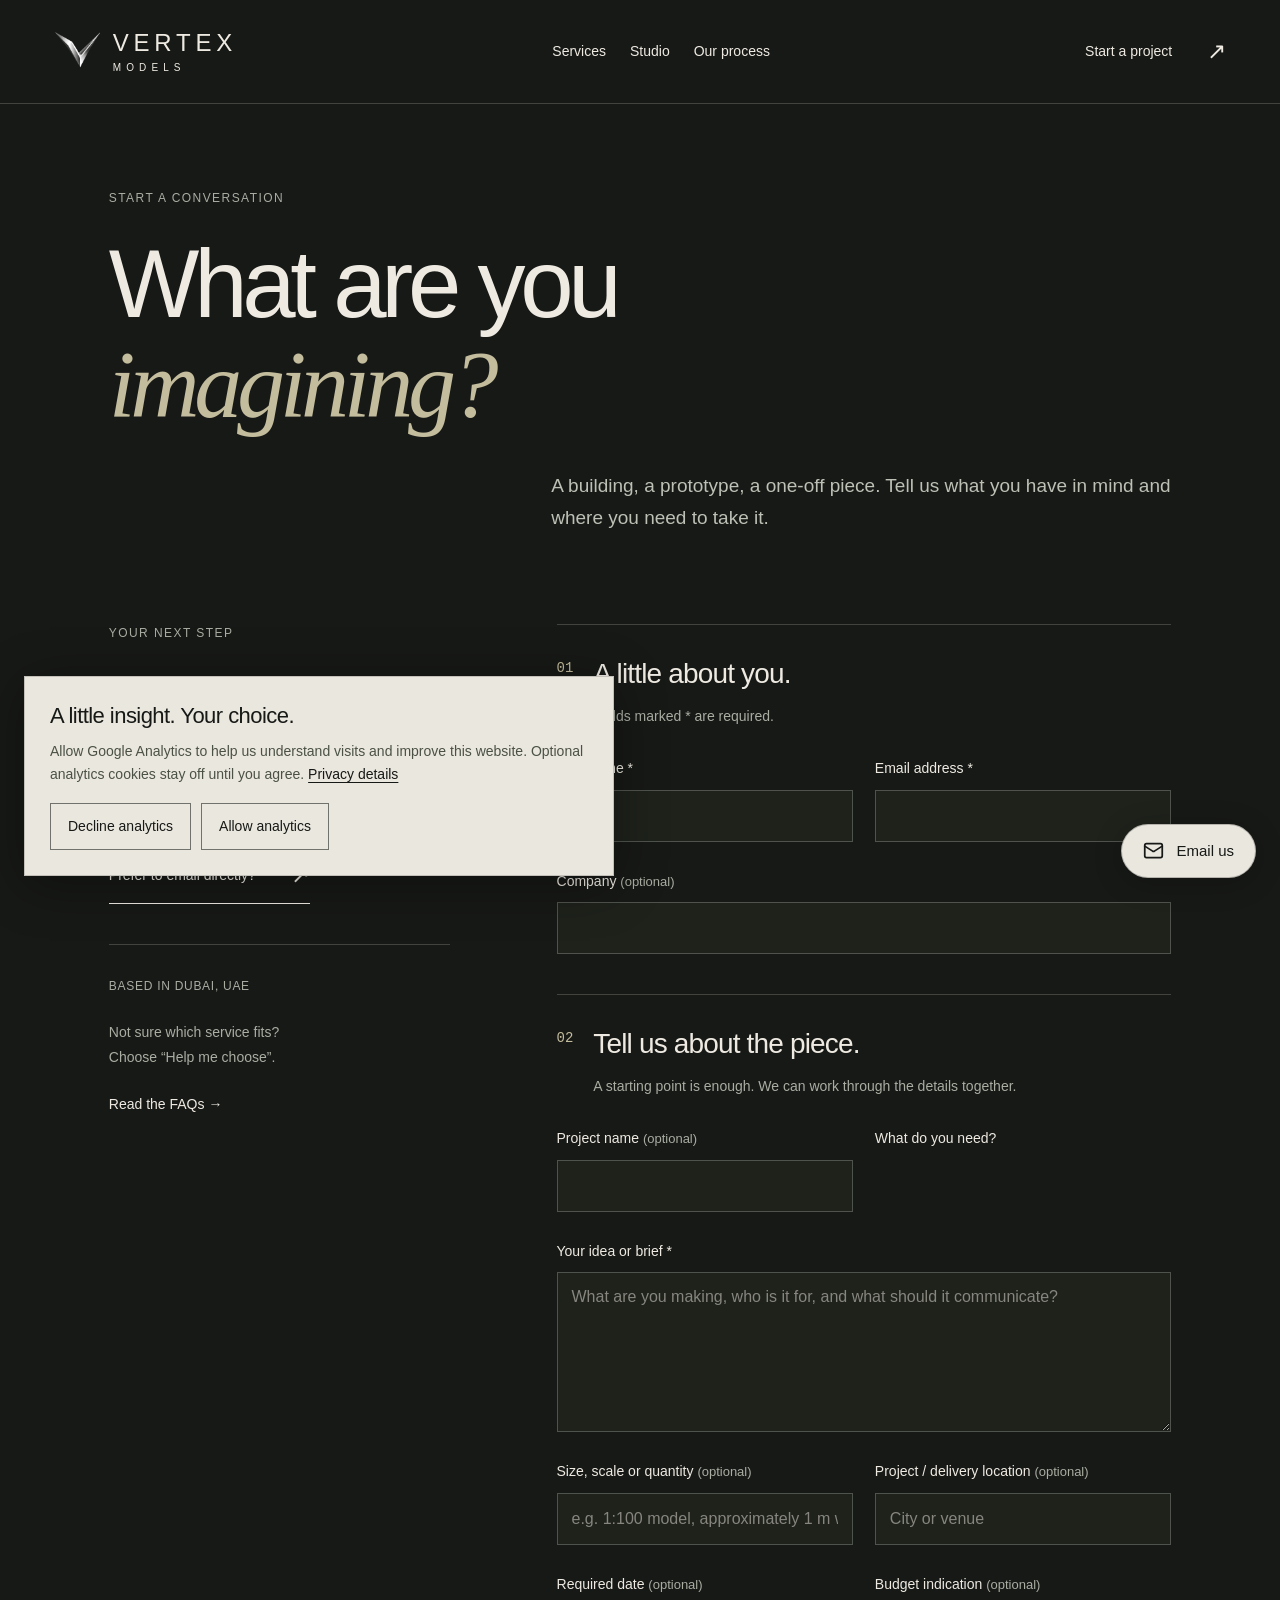
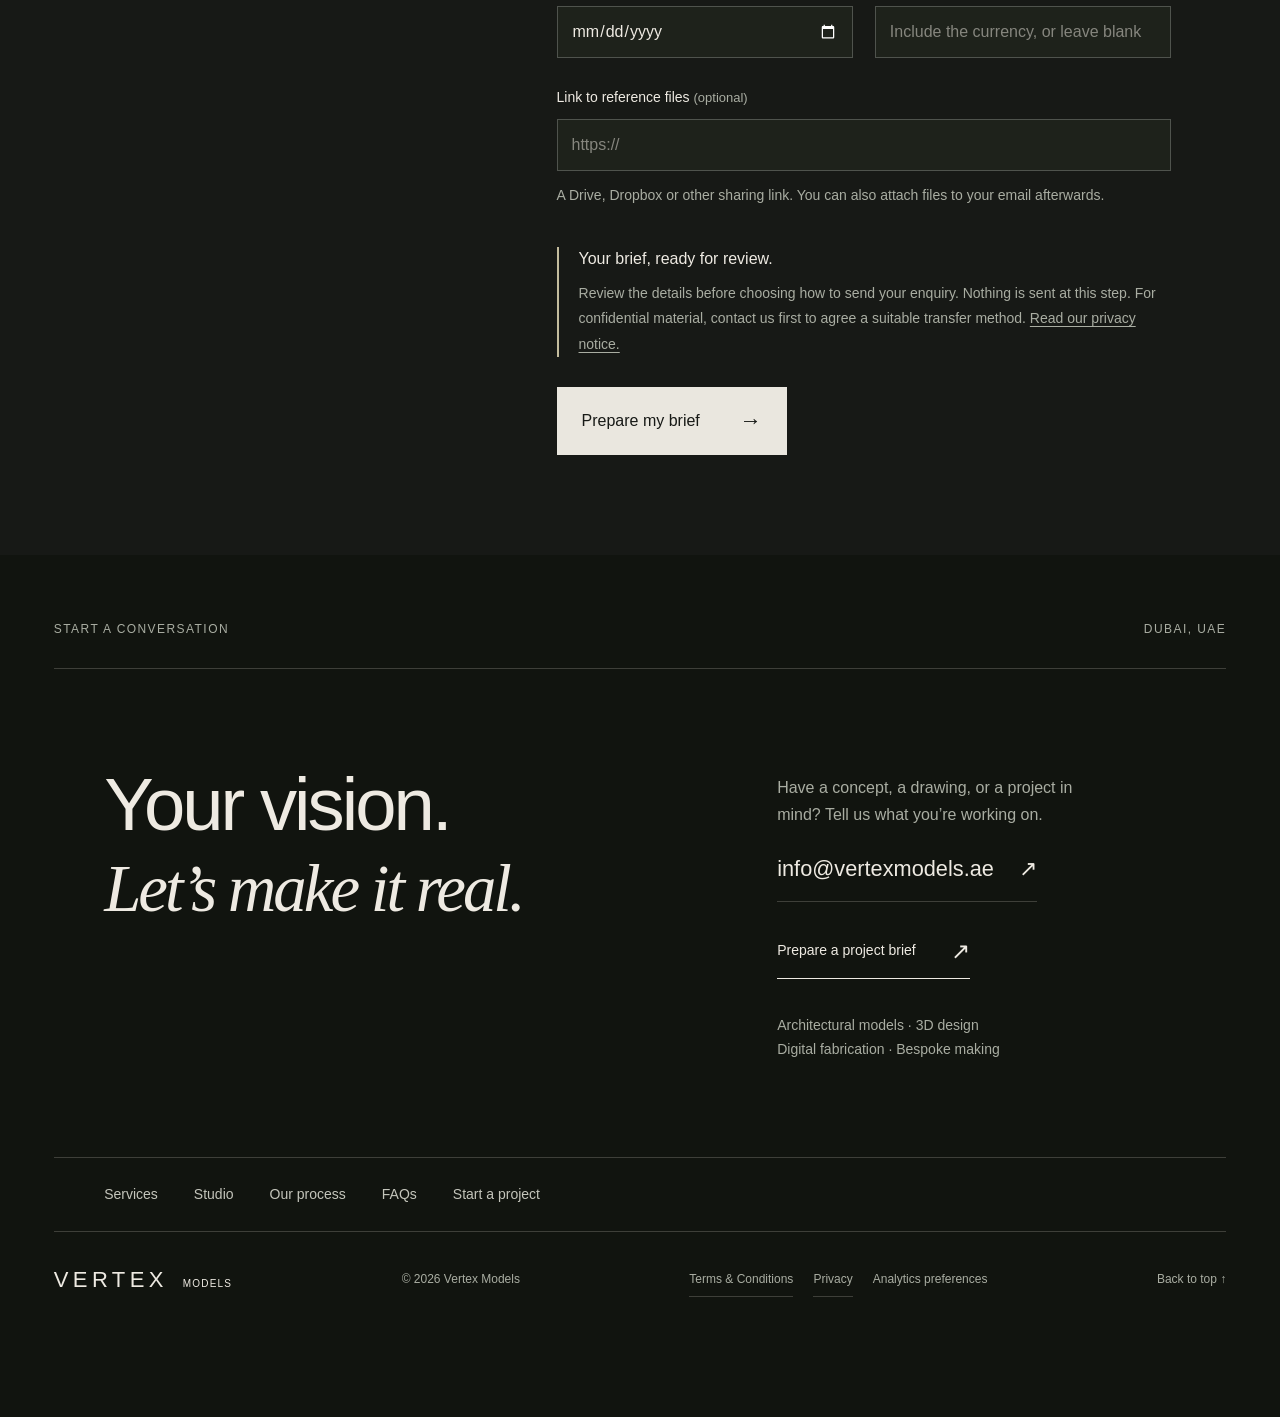
<file: start-a-project.html>
<!DOCTYPE html><html lang="en"><head><meta charSet="utf-8"/><meta name="viewport" content="width=device-width, initial-scale=1"/><link rel="preload" href="/images/vertex-mark.png" as="image"/><link rel="stylesheet" href="/_next/static/css/index.QuBADiO-.css" data-rsc-css-href="/_next/static/css/index.QuBADiO-.css" data-precedence="vite-rsc/importer-resources"/><link rel="modulepreload" fetchPriority="low" href="/_next/static/chunks/index-BphNCeyu.js"/><script src="/_next/static/chunks/rolldown-runtime-C60lm6uB.js" type="module" async=""></script><script src="/_next/static/chunks/framework-D_rUT4EX.js" type="module" async=""></script><script src="/_next/static/chunks/navigation-errors-By4dF-Cc.js" type="module" async=""></script><link rel="modulepreload" href="/_next/static/chunks/layout-segment-context-CZuvVCI-.js" crossorigin=""/><link rel="modulepreload" href="/_next/static/chunks/Icon-COpRllaJ.js" crossorigin=""/><link rel="modulepreload" href="/_next/static/chunks/analytics-consent-O_36Z6cu.js" crossorigin=""/><link rel="modulepreload" href="/_next/static/chunks/analytics-Bzyf-aNp.js" crossorigin=""/><link rel="modulepreload" href="/_next/static/chunks/brief-form-y0qR52eZ.js" crossorigin=""/><link rel="modulepreload" href="/_next/static/chunks/label-lDzyYW_a.js" crossorigin=""/><link rel="modulepreload" href="/_next/static/chunks/utils-CyEXM8_e.js" crossorigin=""/><link rel="modulepreload" href="/_next/static/chunks/services-r0IvFEFM.js" crossorigin=""/><link rel="modulepreload" href="/_next/static/chunks/chevron-down-DZxvEe2u.js" crossorigin=""/><title>Start a project — Vertex Models</title><meta name="description" content="Tell Vertex Models about your architectural model, 3D design or fabrication project. Prepare a brief and start a conversation."/><meta name="robots" content="index, follow"/><meta property="og:title" content="Start a project — Vertex Models"/><meta property="og:description" content="Tell Vertex Models about your architectural model, 3D design or fabrication project. Prepare a brief and start a conversation."/><meta property="og:url" content="https://vertexmodels.ae"/><meta property="og:site_name" content="Vertex Models"/><meta property="og:type" content="website"/><meta property="og:locale" content="en_AE"/><meta property="og:image" content="https://vertexmodels.ae/images/p2-50.webp"/><meta property="og:image:alt" content="Architectural villa scale model from the Vertex Models portfolio"/><meta name="twitter:card" content="summary_large_image"/><meta name="twitter:title" content="Start a project — Vertex Models"/><meta name="twitter:description" content="Tell Vertex Models about your architectural model, 3D design or fabrication project. Prepare a brief and start a conversation."/><meta name="twitter:image" content="https://vertexmodels.ae/images/p2-50.webp"/><meta name="twitter:image:alt" content="Architectural villa scale model from the Vertex Models portfolio"/><link rel="shortcut icon" href="/favicon.svg"/><link rel="icon" href="/favicon.svg"/><link rel="canonical" href="https://vertexmodels.ae/start-a-project"/><script>Object.assign(((self[Symbol.for("vinext.navigationRuntime")]??={bootstrap:{routeManifest:null},functions:{}}).bootstrap.rsc??={rsc:[]}),{params:{},nav:{"pathname":"/start-a-project","searchParams":[]}})</script><link rel="modulepreload" href="/_next/static/chunks/index-BphNCeyu.js" />
</head><body><a class="skip-link" href="#main">Skip to content</a><div id="top"></div><header class="site-header"><a href="/" class="brand" aria-label="Vertex Models home"><span class="brand-mark"><img src="/images/vertex-mark.png" alt=""/></span><span>VERTEX<span class="brand-sub">MODELS</span></span></a><nav class="desktop-nav" aria-label="Main navigation"><a href="/services">Services</a><a href="/studio">Studio</a><a href="/#process">Our process</a></nav><a href="/start-a-project" class="header-contact">Start a project <span aria-hidden="true">↗</span></a><details class="mobile-nav"><summary>Menu <span>＋</span></summary><nav aria-label="Mobile navigation"><a href="/services">Services</a><a href="/studio">Studio</a><a href="/#process">Our process</a><a href="/faqs">FAQs</a><a href="/start-a-project">Start a project</a></nav></details></header><main id="main" class="expansion"><header class="editorial-intro"><span class="section-index">START A CONVERSATION</span><h1>What are you<br/><em>imagining?</em></h1><p>A building, a prototype, a one-off piece. Tell us what you have in mind and where you need to take it.</p></header><div class="enquiry-layout"><aside class="enquiry-aside"><span class="section-index">YOUR NEXT STEP</span><h2>A clear brief.<br/>A useful conversation.</h2><p>Prepare the details here, review your brief, then choose how to send it.</p><a href="mailto:info@vertexmodels.ae" class="text-link">Prefer to email directly? <span aria-hidden="true">↗</span></a><div class="enquiry-notes"><span>BASED IN DUBAI, UAE</span><p>Not sure which service fits?<br/>Choose “Help me choose”.</p><a href="/faqs">Read the FAQs →</a></div></aside><div class="brief-form-wrap"><form class="brief-form"><div class="form-step-heading"><span>01</span><div><h2>A little about you.</h2><p>Fields marked * are required.</p></div></div><input class="form-honeypot" tabindex="-1" autoComplete="off" aria-hidden="true" name="website"/><div class="form-grid"><div class="field"><label data-slot="label" class="flex items-center gap-2 text-sm leading-none font-medium select-none group-data-[disabled=true]:pointer-events-none group-data-[disabled=true]:opacity-50 peer-disabled:cursor-not-allowed peer-disabled:opacity-50" for="name">Your name *</label><input data-slot="input" class="h-9 w-full min-w-0 rounded-md border border-input bg-transparent px-3 py-1 text-base shadow-xs transition-[color,box-shadow] outline-none selection:bg-primary selection:text-primary-foreground file:inline-flex file:h-7 file:border-0 file:bg-transparent file:text-sm file:font-medium file:text-foreground placeholder:text-muted-foreground disabled:pointer-events-none disabled:cursor-not-allowed disabled:opacity-50 md:text-sm dark:bg-input/30 focus-visible:border-ring focus-visible:ring-[3px] focus-visible:ring-ring/50 aria-invalid:border-destructive aria-invalid:ring-destructive/20 dark:aria-invalid:ring-destructive/40" id="name" autoComplete="name" required="" maxLength="100" name="name"/></div><div class="field"><label data-slot="label" class="flex items-center gap-2 text-sm leading-none font-medium select-none group-data-[disabled=true]:pointer-events-none group-data-[disabled=true]:opacity-50 peer-disabled:cursor-not-allowed peer-disabled:opacity-50" for="email">Email address *</label><input type="email" data-slot="input" class="h-9 w-full min-w-0 rounded-md border border-input bg-transparent px-3 py-1 text-base shadow-xs transition-[color,box-shadow] outline-none selection:bg-primary selection:text-primary-foreground file:inline-flex file:h-7 file:border-0 file:bg-transparent file:text-sm file:font-medium file:text-foreground placeholder:text-muted-foreground disabled:pointer-events-none disabled:cursor-not-allowed disabled:opacity-50 md:text-sm dark:bg-input/30 focus-visible:border-ring focus-visible:ring-[3px] focus-visible:ring-ring/50 aria-invalid:border-destructive aria-invalid:ring-destructive/20 dark:aria-invalid:ring-destructive/40" id="email" autoComplete="email" required="" maxLength="180" name="email"/></div><div class="field field-wide"><label data-slot="label" class="flex items-center gap-2 text-sm leading-none font-medium select-none group-data-[disabled=true]:pointer-events-none group-data-[disabled=true]:opacity-50 peer-disabled:cursor-not-allowed peer-disabled:opacity-50" for="company">Company <span>(optional)</span></label><input data-slot="input" class="h-9 w-full min-w-0 rounded-md border border-input bg-transparent px-3 py-1 text-base shadow-xs transition-[color,box-shadow] outline-none selection:bg-primary selection:text-primary-foreground file:inline-flex file:h-7 file:border-0 file:bg-transparent file:text-sm file:font-medium file:text-foreground placeholder:text-muted-foreground disabled:pointer-events-none disabled:cursor-not-allowed disabled:opacity-50 md:text-sm dark:bg-input/30 focus-visible:border-ring focus-visible:ring-[3px] focus-visible:ring-ring/50 aria-invalid:border-destructive aria-invalid:ring-destructive/20 dark:aria-invalid:ring-destructive/40" id="company" autoComplete="organization" maxLength="140" name="company"/></div></div><div class="form-step-heading"><span>02</span><div><h2>Tell us about the piece.</h2><p>A starting point is enough. We can work through the details together.</p></div></div><div class="form-grid"><div class="field"><label data-slot="label" class="flex items-center gap-2 text-sm leading-none font-medium select-none group-data-[disabled=true]:pointer-events-none group-data-[disabled=true]:opacity-50 peer-disabled:cursor-not-allowed peer-disabled:opacity-50" for="project">Project name <span>(optional)</span></label><input data-slot="input" class="h-9 w-full min-w-0 rounded-md border border-input bg-transparent px-3 py-1 text-base shadow-xs transition-[color,box-shadow] outline-none selection:bg-primary selection:text-primary-foreground file:inline-flex file:h-7 file:border-0 file:bg-transparent file:text-sm file:font-medium file:text-foreground placeholder:text-muted-foreground disabled:pointer-events-none disabled:cursor-not-allowed disabled:opacity-50 md:text-sm dark:bg-input/30 focus-visible:border-ring focus-visible:ring-[3px] focus-visible:ring-ring/50 aria-invalid:border-destructive aria-invalid:ring-destructive/20 dark:aria-invalid:ring-destructive/40" id="project" maxLength="120" name="project"/></div><div class="field"><label data-slot="label" class="flex items-center gap-2 text-sm leading-none font-medium select-none group-data-[disabled=true]:pointer-events-none group-data-[disabled=true]:opacity-50 peer-disabled:cursor-not-allowed peer-disabled:opacity-50" for="service">What do you need?</label><div class="group/native-select relative w-fit has-[select:disabled]:opacity-50" data-slot="native-select-wrapper"><select data-slot="native-select" data-size="default" class="h-9 w-full min-w-0 appearance-none rounded-md border border-input bg-transparent px-3 py-2 pr-9 text-sm shadow-xs transition-[color,box-shadow] outline-none selection:bg-primary selection:text-primary-foreground placeholder:text-muted-foreground disabled:pointer-events-none disabled:cursor-not-allowed data-[size=sm]:h-8 data-[size=sm]:py-1 dark:bg-input/30 dark:hover:bg-input/50 focus-visible:border-ring focus-visible:ring-[3px] focus-visible:ring-ring/50 aria-invalid:border-destructive aria-invalid:ring-destructive/20 dark:aria-invalid:ring-destructive/40" id="service" name="service"><option data-slot="native-select-option" class="bg-[Canvas] text-[CanvasText]" value="" selected="">Help me choose</option><option data-slot="native-select-option" class="bg-[Canvas] text-[CanvasText]" value="architectural-models">Architectural models</option><option data-slot="native-select-option" class="bg-[Canvas] text-[CanvasText]" value="3d-modeling-design">3D modeling &amp; design</option><option data-slot="native-select-option" class="bg-[Canvas] text-[CanvasText]" value="digital-fabrication">Digital fabrication</option><option data-slot="native-select-option" class="bg-[Canvas] text-[CanvasText]" value="custom-fabrication">Custom fabrication</option></select><svg xmlns="http://www.w3.org/2000/svg" width="24" height="24" viewBox="0 0 24 24" fill="none" stroke="currentColor" stroke-width="2" stroke-linecap="round" stroke-linejoin="round" class="lucide lucide-chevron-down pointer-events-none absolute top-1/2 right-3.5 size-4 -translate-y-1/2 text-muted-foreground opacity-50 select-none" aria-hidden="true" data-slot="native-select-icon"><path d="m6 9 6 6 6-6"></path></svg></div></div><div class="field field-wide"><label data-slot="label" class="flex items-center gap-2 text-sm leading-none font-medium select-none group-data-[disabled=true]:pointer-events-none group-data-[disabled=true]:opacity-50 peer-disabled:cursor-not-allowed peer-disabled:opacity-50" for="description">Your idea or brief *</label><textarea data-slot="textarea" class="flex field-sizing-content min-h-16 w-full rounded-md border border-input bg-transparent px-3 py-2 text-base shadow-xs transition-[color,box-shadow] outline-none placeholder:text-muted-foreground focus-visible:border-ring focus-visible:ring-[3px] focus-visible:ring-ring/50 disabled:cursor-not-allowed disabled:opacity-50 aria-invalid:border-destructive aria-invalid:ring-destructive/20 md:text-sm dark:bg-input/30 dark:aria-invalid:ring-destructive/40" id="description" name="description" rows="5" required="" maxLength="2000" placeholder="What are you making, who is it for, and what should it communicate?"></textarea></div><div class="field"><label data-slot="label" class="flex items-center gap-2 text-sm leading-none font-medium select-none group-data-[disabled=true]:pointer-events-none group-data-[disabled=true]:opacity-50 peer-disabled:cursor-not-allowed peer-disabled:opacity-50" for="size">Size, scale or quantity <span>(optional)</span></label><input data-slot="input" class="h-9 w-full min-w-0 rounded-md border border-input bg-transparent px-3 py-1 text-base shadow-xs transition-[color,box-shadow] outline-none selection:bg-primary selection:text-primary-foreground file:inline-flex file:h-7 file:border-0 file:bg-transparent file:text-sm file:font-medium file:text-foreground placeholder:text-muted-foreground disabled:pointer-events-none disabled:cursor-not-allowed disabled:opacity-50 md:text-sm dark:bg-input/30 focus-visible:border-ring focus-visible:ring-[3px] focus-visible:ring-ring/50 aria-invalid:border-destructive aria-invalid:ring-destructive/20 dark:aria-invalid:ring-destructive/40" id="size" maxLength="140" placeholder="e.g. 1:100 model, approximately 1 m wide" name="size"/></div><div class="field"><label data-slot="label" class="flex items-center gap-2 text-sm leading-none font-medium select-none group-data-[disabled=true]:pointer-events-none group-data-[disabled=true]:opacity-50 peer-disabled:cursor-not-allowed peer-disabled:opacity-50" for="location">Project / delivery location <span>(optional)</span></label><input data-slot="input" class="h-9 w-full min-w-0 rounded-md border border-input bg-transparent px-3 py-1 text-base shadow-xs transition-[color,box-shadow] outline-none selection:bg-primary selection:text-primary-foreground file:inline-flex file:h-7 file:border-0 file:bg-transparent file:text-sm file:font-medium file:text-foreground placeholder:text-muted-foreground disabled:pointer-events-none disabled:cursor-not-allowed disabled:opacity-50 md:text-sm dark:bg-input/30 focus-visible:border-ring focus-visible:ring-[3px] focus-visible:ring-ring/50 aria-invalid:border-destructive aria-invalid:ring-destructive/20 dark:aria-invalid:ring-destructive/40" id="location" maxLength="140" placeholder="City or venue" name="location"/></div><div class="field"><label data-slot="label" class="flex items-center gap-2 text-sm leading-none font-medium select-none group-data-[disabled=true]:pointer-events-none group-data-[disabled=true]:opacity-50 peer-disabled:cursor-not-allowed peer-disabled:opacity-50" for="date">Required date <span>(optional)</span></label><input type="date" data-slot="input" class="h-9 w-full min-w-0 rounded-md border border-input bg-transparent px-3 py-1 text-base shadow-xs transition-[color,box-shadow] outline-none selection:bg-primary selection:text-primary-foreground file:inline-flex file:h-7 file:border-0 file:bg-transparent file:text-sm file:font-medium file:text-foreground placeholder:text-muted-foreground disabled:pointer-events-none disabled:cursor-not-allowed disabled:opacity-50 md:text-sm dark:bg-input/30 focus-visible:border-ring focus-visible:ring-[3px] focus-visible:ring-ring/50 aria-invalid:border-destructive aria-invalid:ring-destructive/20 dark:aria-invalid:ring-destructive/40" id="date" name="date"/></div><div class="field"><label data-slot="label" class="flex items-center gap-2 text-sm leading-none font-medium select-none group-data-[disabled=true]:pointer-events-none group-data-[disabled=true]:opacity-50 peer-disabled:cursor-not-allowed peer-disabled:opacity-50" for="budget">Budget indication <span>(optional)</span></label><input data-slot="input" class="h-9 w-full min-w-0 rounded-md border border-input bg-transparent px-3 py-1 text-base shadow-xs transition-[color,box-shadow] outline-none selection:bg-primary selection:text-primary-foreground file:inline-flex file:h-7 file:border-0 file:bg-transparent file:text-sm file:font-medium file:text-foreground placeholder:text-muted-foreground disabled:pointer-events-none disabled:cursor-not-allowed disabled:opacity-50 md:text-sm dark:bg-input/30 focus-visible:border-ring focus-visible:ring-[3px] focus-visible:ring-ring/50 aria-invalid:border-destructive aria-invalid:ring-destructive/20 dark:aria-invalid:ring-destructive/40" id="budget" maxLength="100" placeholder="Include the currency, or leave blank" name="budget"/></div><div class="field field-wide"><label data-slot="label" class="flex items-center gap-2 text-sm leading-none font-medium select-none group-data-[disabled=true]:pointer-events-none group-data-[disabled=true]:opacity-50 peer-disabled:cursor-not-allowed peer-disabled:opacity-50" for="files">Link to reference files <span>(optional)</span></label><input type="url" data-slot="input" class="h-9 w-full min-w-0 rounded-md border border-input bg-transparent px-3 py-1 text-base shadow-xs transition-[color,box-shadow] outline-none selection:bg-primary selection:text-primary-foreground file:inline-flex file:h-7 file:border-0 file:bg-transparent file:text-sm file:font-medium file:text-foreground placeholder:text-muted-foreground disabled:pointer-events-none disabled:cursor-not-allowed disabled:opacity-50 md:text-sm dark:bg-input/30 focus-visible:border-ring focus-visible:ring-[3px] focus-visible:ring-ring/50 aria-invalid:border-destructive aria-invalid:ring-destructive/20 dark:aria-invalid:ring-destructive/40" id="files" maxLength="500" placeholder="https://" aria-describedby="files-note" name="files"/><p id="files-note">A Drive, Dropbox or other sharing link. You can also attach files to your email afterwards.</p></div></div><div class="form-explanation"><strong>Your brief, ready for review.</strong><p>Review the details before choosing how to send your enquiry. Nothing is sent at this step. For confidential material, contact us first to agree a suitable transfer method. <a href="/privacy">Read our privacy notice.</a></p></div><button class="solid-link" type="submit" disabled="">Prepare my brief <span aria-hidden="true">→</span></button><noscript><p class="form-helper">Please enable JavaScript to prepare a brief, or email info@vertexmodels.ae directly.</p><style>.brief-form .form-grid,.brief-form .form-step-heading,.brief-form .form-explanation,.brief-form button{display:none}</style></noscript></form></div></div></main><footer id="contact" class="contact-section"><div class="eyebrow"><span>START A CONVERSATION</span><span>DUBAI, UAE</span></div><div class="contact-main"><h2>Your vision.<br/><em>Let’s make it real.</em></h2><div class="contact-info"><p>Have a concept, a drawing, or a project in mind? Tell us what you’re working on.</p><a href="mailto:info@vertexmodels.ae" class="email-link">info@vertexmodels.ae <span aria-hidden="true">↗</span></a><a href="/start-a-project" class="text-link footer-brief">Prepare a project brief <span aria-hidden="true">↗</span></a><p class="contact-small">Architectural models · 3D design<br/>Digital fabrication · Bespoke making</p></div></div><nav class="footer-explore" aria-label="Explore Vertex"><a href="/services">Services</a><a href="/studio">Studio</a><a href="/#process">Our process</a><a href="/faqs">FAQs</a><a href="/start-a-project">Start a project</a></nav><div class="footer-bottom"><a href="/" class="footer-wordmark">VERTEX<span>MODELS</span></a><span>© <!-- -->2026<!-- --> Vertex Models</span><nav class="footer-legal" aria-label="Legal"><a href="/terms">Terms &amp; Conditions</a><a href="/privacy">Privacy</a><button type="button" class="analytics-settings">Analytics preferences</button></nav><a href="#top">Back to top ↑</a></div></footer><a class="floating-contact" href="mailto:info@vertexmodels.ae?subject=Enquiry%20for%20Vertex%20Models" aria-label="Email Vertex Models at info@vertexmodels.ae" title="Email info@vertexmodels.ae"><svg xmlns="http://www.w3.org/2000/svg" width="21" height="21" viewBox="0 0 24 24" fill="none" stroke="currentColor" stroke-width="2" stroke-linecap="round" stroke-linejoin="round" class="lucide lucide-mail" aria-hidden="true"><path d="m22 7-8.991 5.727a2 2 0 0 1-2.009 0L2 7"></path><rect x="2" y="4" width="20" height="16" rx="2"></rect></svg><span>Email us</span></a><script type="module" src="/_next/static/chunks/index-BphNCeyu.js" id="_R_" async=""></script><script>((self[Symbol.for("vinext.navigationRuntime")]??={bootstrap:{routeManifest:null},functions:{}}).bootstrap.rsc??={rsc:[]}).rsc.push("0:{\"page:/start-a-project\":\"$L1\",\"layout:/\":\"$L2\",\"route:/start-a-project\":\"$L3\",\"__route\":\"route:/start-a-project\",\"__interceptionContext\":null,\"__layoutIds\":[\"layout:/\"],\"__rootLayout\":\"/\",\"__bfcacheSegmentIdentities\":{\"layout:/\":\"[\\\"layout\\\",\\\"layout:/\\\",\\\"root-boundary:/\\\",\\\"\\\"]\",\"page:/start-a-project\":\"[\\\"page\\\",\\\"page:/start-a-project\\\",\\\"root-boundary:/\\\",\\\"[\\\\\\\"start-a-project\\\\\\\"]\\\"]\"},\"__srcPage\":[\"start-a-project\",\"page\"],\"__layoutFlags\":{\"layout:/\":\"s\"},\"__artifactCompatibility\":{\"schemaVersion\":1,\"graphVersion\":\"app-route-graph:ae413e707b2b0069\",\"deploymentVersion\":\"0d242c21-e4d9-4183-95a6-eeb4d38b5953\",\"appElementsSchemaVersion\":1,\"rscPayloadSchemaVersion\":1,\"rootBoundaryId\":\"/\",\"renderEpoch\":null}}\n")</script><script>((self[Symbol.for("vinext.navigationRuntime")]??={bootstrap:{routeManifest:null},functions:{}}).bootstrap.rsc??={rsc:[]}).rsc.push("4:I[\"d78cf13b12d2\",[],\"Children\",1]\n")</script><script>((self[Symbol.for("vinext.navigationRuntime")]??={bootstrap:{routeManifest:null},functions:{}}).bootstrap.rsc??={rsc:[]}).rsc.push("5:I[\"61bd68617267\",[],\"default\",1]\n")</script><script>((self[Symbol.for("vinext.navigationRuntime")]??={bootstrap:{routeManifest:null},functions:{}}).bootstrap.rsc??={rsc:[]}).rsc.push("6:I[\"eede81f5ed37\",[],\"AnalyticsConsent\",1]\n")</script><script>((self[Symbol.for("vinext.navigationRuntime")]??={bootstrap:{routeManifest:null},functions:{}}).bootstrap.rsc??={rsc:[]}).rsc.push("7:I[\"704cdca18586\",[],\"GlobalErrorBoundary\",1]\n")</script><script>((self[Symbol.for("vinext.navigationRuntime")]??={bootstrap:{routeManifest:null},functions:{}}).bootstrap.rsc??={rsc:[]}).rsc.push("8:I[\"583f8a064e38\",[],\"default\",1]\n")</script><script>((self[Symbol.for("vinext.navigationRuntime")]??={bootstrap:{routeManifest:null},functions:{}}).bootstrap.rsc??={rsc:[]}).rsc.push("9:I[\"704cdca18586\",[],\"ErrorBoundary\",1]\n")</script><script>((self[Symbol.for("vinext.navigationRuntime")]??={bootstrap:{routeManifest:null},functions:{}}).bootstrap.rsc??={rsc:[]}).rsc.push("a:I[\"3b21ce3da5ba\",[],\"LayoutSegmentProvider\",1]\n")</script><script>((self[Symbol.for("vinext.navigationRuntime")]??={bootstrap:{routeManifest:null},functions:{}}).bootstrap.rsc??={rsc:[]}).rsc.push("b:I[\"d78cf13b12d2\",[],\"Slot\",1]\n")</script><script>((self[Symbol.for("vinext.navigationRuntime")]??={bootstrap:{routeManifest:null},functions:{}}).bootstrap.rsc??={rsc:[]}).rsc.push("c:I[\"704cdca18586\",[],\"NotFoundBoundary\",1]\n")</script><script>((self[Symbol.for("vinext.navigationRuntime")]??={bootstrap:{routeManifest:null},functions:{}}).bootstrap.rsc??={rsc:[]}).rsc.push(":HL[\"/_next/static/css/index.QuBADiO-.css\",\"style\"     ]\n")</script><script>((self[Symbol.for("vinext.navigationRuntime")]??={bootstrap:{routeManifest:null},functions:{}}).bootstrap.rsc??={rsc:[]}).rsc.push(":HL[\"/images/vertex-mark.png\",\"image\"]\n")</script><script>((self[Symbol.for("vinext.navigationRuntime")]??={bootstrap:{routeManifest:null},functions:{}}).bootstrap.rsc??={rsc:[]}).rsc.push("2:[[[\"$\",\"link\",\"css:/_next/static/css/index.QuBADiO-.css\",{\"rel\":\"stylesheet\",\"precedence\":\"vite-rsc/importer-resources\",\"href\":\"/_next/static/css/index.QuBADiO-.css\",\"data-rsc-css-href\":\"/_next/static/css/index.QuBADiO-.css\"}],\"$undefined\"],[\"$\",\"html\",null,{\"lang\":\"en\",\"children\":[\"$\",\"body\",null,{\"children\":[[\"$\",\"a\",null,{\"className\":\"skip-link\",\"href\":\"#main\",\"children\":\"Skip to content\"}],[\"$\",\"$L4\",null,{}],[\"$\",\"a\",null,{\"className\":\"floating-contact\",\"href\":\"mailto:info@vertexmodels.ae?subject=Enquiry%20for%20Vertex%20Models\",\"aria-label\":\"Email Vertex Models at info@vertexmodels.ae\",\"title\":\"Email info@vertexmodels.ae\",\"children\":[[\"$\",\"$L5\",null,{\"ref\":\"$undefined\",\"iconNode\":[[\"path\",{\"d\":\"m22 7-8.991 5.727a2 2 0 0 1-2.009 0L2 7\",\"key\":\"132q7q\"}],[\"rect\",{\"x\":\"2\",\"y\":\"4\",\"width\":\"20\",\"height\":\"16\",\"rx\":\"2\",\"key\":\"izxlao\"}]],\"className\":\"lucide-mail\",\"size\":21,\"aria-hidden\":\"true\"}],[\"$\",\"span\",null,{\"children\":\"Email us\"}]]}],[\"$\",\"$L6\",null,{}]]}]}]]\n")</script><script>((self[Symbol.for("vinext.navigationRuntime")]??={bootstrap:{routeManifest:null},functions:{}}).bootstrap.rsc??={rsc:[]}).rsc.push("3:[[[\"$\",\"meta\",null,{\"charSet\":\"utf-8\"}],[[\"$\",\"title\",\"0\",{\"children\":\"Start a project — Vertex Models\"}],[\"$\",\"meta\",\"1\",{\"name\":\"description\",\"content\":\"Tell Vertex Models about your architectural model, 3D design or fabrication project. Prepare a brief and start a conversation.\"}],[\"$\",\"meta\",\"2\",{\"name\":\"robots\",\"content\":\"index, follow\"}],[\"$\",\"meta\",\"3\",{\"property\":\"og:title\",\"content\":\"Start a project — Vertex Models\"}],[\"$\",\"meta\",\"4\",{\"property\":\"og:description\",\"content\":\"Tell Vertex Models about your architectural model, 3D design or fabrication project. Prepare a brief and start a conversation.\"}],[\"$\",\"meta\",\"5\",{\"property\":\"og:url\",\"content\":\"https://vertexmodels.ae\"}],[\"$\",\"meta\",\"6\",{\"property\":\"og:site_name\",\"content\":\"Vertex Models\"}],[\"$\",\"meta\",\"7\",{\"property\":\"og:type\",\"content\":\"website\"}],[\"$\",\"meta\",\"8\",{\"property\":\"og:locale\",\"content\":\"en_AE\"}],[\"$\",\"meta\",\"9\",{\"property\":\"og:image\",\"content\":\"https://vertexmodels.ae/images/p2-50.webp\"}],[\"$\",\"meta\",\"10\",{\"property\":\"og:image:alt\",\"content\":\"Architectural villa scale model from the Vertex Models portfolio\"}],[\"$\",\"meta\",\"11\",{\"name\":\"twitter:card\",\"content\":\"summary_large_image\"}],[\"$\",\"meta\",\"12\",{\"name\":\"twitter:title\",\"content\":\"Start a project — Vertex Models\"}],[\"$\",\"meta\",\"13\",{\"name\":\"twitter:description\",\"content\":\"Tell Vertex Models about your architectural model, 3D design or fabrication project. Prepare a brief and start a conversation.\"}],[\"$\",\"meta\",\"14\",{\"name\":\"twitter:image\",\"content\":\"https://vertexmodels.ae/images/p2-50.webp\"}],[\"$\",\"meta\",\"15\",{\"name\":\"twitter:image:alt\",\"content\":\"Architectural villa scale model from the Vertex Models portfolio\"}],[\"$\",\"link\",\"16\",{\"data-vinext-streamed-icon\":\"$undefined\",\"rel\":\"shortcut icon\",\"href\":\"/favicon.svg\",\"type\":\"$undefined\",\"sizes\":\"$undefined\",\"color\":\"$undefined\",\"media\":\"$undefined\",\"fetchPriority\":\"$undefined\"}],[\"$\",\"link\",\"17\",{\"data-vinext-streamed-icon\":\"$undefined\",\"rel\":\"icon\",\"href\":\"/favicon.svg\",\"type\":\"$undefined\",\"sizes\":\"$undefined\",\"color\":\"$undefined\",\"media\":\"$undefined\",\"fetchPriority\":\"$undefined\"}],[\"$\",\"link\",\"18\",{\"rel\":\"canonical\",\"href\":\"https://vertexmodels.ae/start-a-project\"}]],[[\"$\",\"meta\",\"0\",{\"name\":\"viewport\",\"content\":\"width=device-width, initial-scale=1\"}]]],[\"$\",\"$L7\",null,{\"fallback\":\"$8\",\"children\":[\"$\",\"$L9\",null,{\"fallback\":\"$8\",\"children\":[\"$\",\"$La\",null,{\"providerId\":\"layout:/\",\"segmentMap\":{\"children\":[\"start-a-project\"]},\"children\":[\"$\",\"$Lb\",null,{\"id\":\"layout:/\",\"parallelSlots\":\"$undefined\",\"children\":[\"$\",\"$Lc\",null,{\"resetKey\":\"start-a-project\",\"fallback\":[[\"$\",\"header\",null,{\"className\":\"site-header\",\"children\":[[\"$\",\"a\",null,{\"href\":\"/\",\"className\":\"brand\",\"aria-label\":\"Vertex Models home\",\"children\":[[\"$\",\"span\",null,{\"className\":\"brand-mark\",\"children\":[\"$\",\"img\",null,{\"src\":\"/images/vertex-mark.png\",\"alt\":\"\"}]}],[\"$\",\"span\",null,{\"children\":[\"VERTEX\",[\"$\",\"span\",null,{\"className\":\"brand-sub\",\"children\":\"MODELS\"}]]}]]}],[\"$\",\"nav\",null,{\"className\":\"desktop-nav\",\"aria-label\":\"Main navigation\",\"children\":[[\"$\",\"a\",null,{\"href\":\"/services\",\"children\":\"Services\"}],[\"$\",\"a\",null,{\"href\":\"/studio\",\"children\":\"Studio\"}],[\"$\",\"a\",null,{\"href\":\"/#process\",\"children\":\"Our process\"}]]}],[\"$\",\"a\",null,{\"href\":\"/start-a-project\",\"className\":\"header-contact\",\"children\":[\"Start a project \",[\"$\",\"span\",null,{\"aria-hidden\":\"true\",\"children\":\"↗\"}]]}],[\"$\",\"details\",null,{\"className\":\"mobile-nav\",\"children\":[[\"$\",\"summary\",null,{\"children\":[\"Menu \",[\"$\",\"span\",null,{\"children\":\"＋\"}]]}],[\"$\",\"nav\",null,{\"aria-label\":\"Mobile navigation\",\"children\":[[\"$\",\"a\",null,{\"href\":\"/services\",\"children\":\"Services\"}],[\"$\",\"a\",null,{\"href\":\"/studio\",\"children\":\"Studio\"}],[\"$\",\"a\",null,{\"href\":\"/#process\",\"children\":\"Our process\"}],[\"$\",\"a\",null,{\"href\":\"/faqs\",\"children\":\"FAQs\"}],[\"$\",\"a\",null,{\"href\":\"/start-a-project\",\"children\":\"Start a project\"}]]}]]}]]}],[\"$\",\"main\",null,{\"id\":\"main\",\"className\":\"not-found\",\"children\":[[\"$\",\"span\",null,{\"className\":\"section-index\",\"children\":\"404 / OUTSIDE THE FRAME\"}],[\"$\",\"h1\",null,{\"children\":[\"This page\",[\"$\",\"br\",null,{}],[\"$\",\"em\",null,{\"children\":\"isn’t here.\"}]]}],[\"$\",\"a\",null,{\"href\":\"/services\",\"className\":\"text-link\",\"children\":\"Explore our services ↗\"}]]}],[\"$\",\"footer\",null,{\"id\":\"contact\",\"className\":\"contact-section\",\"children\":[[\"$\",\"div\",null,{\"className\":\"eyebrow\",\"children\":[[\"$\",\"span\",null,{\"children\":\"START A CONVERSATION\"}],[\"$\",\"span\",null,{\"children\":\"DUBAI, UAE\"}]]}],[\"$\",\"div\",null,{\"className\":\"contact-main\",\"children\":[[\"$\",\"h2\",null,{\"children\":[\"Your vision.\",[\"$\",\"br\",null,{}],[\"$\",\"em\",null,{\"children\":\"Let’s make it real.\"}]]}],[\"$\",\"div\",null,{\"className\":\"contact-info\",\"children\":[[\"$\",\"p\",null,{\"children\":\"Have a concept, a drawing, or a project in mind? Tell us what you’re working on.\"}],\"$Ld\",\"$Le\",\"$Lf\"]}]]}],\"$L10\",\"$L11\"]}]],\"children\":\"$L12\"}]}]}]}]}],null,null]\n")</script><script>((self[Symbol.for("vinext.navigationRuntime")]??={bootstrap:{routeManifest:null},functions:{}}).bootstrap.rsc??={rsc:[]}).rsc.push("13:I[\"eede81f5ed37\",[],\"AnalyticsSettings\",1]\n")</script><script>((self[Symbol.for("vinext.navigationRuntime")]??={bootstrap:{routeManifest:null},functions:{}}).bootstrap.rsc??={rsc:[]}).rsc.push("14:I[\"dc3d79559167\",[],\"AppRouterScrollTarget\",1]\n")</script><script>((self[Symbol.for("vinext.navigationRuntime")]??={bootstrap:{routeManifest:null},functions:{}}).bootstrap.rsc??={rsc:[]}).rsc.push("15:I[\"704cdca18586\",[],\"RedirectBoundary\",1]\n")</script><script>((self[Symbol.for("vinext.navigationRuntime")]??={bootstrap:{routeManifest:null},functions:{}}).bootstrap.rsc??={rsc:[]}).rsc.push("d:[\"$\",\"a\",null,{\"href\":\"mailto:info@vertexmodels.ae\",\"className\":\"email-link\",\"children\":[\"info@vertexmodels.ae \",[\"$\",\"span\",null,{\"aria-hidden\":\"true\",\"children\":\"↗\"}]]}]\n")</script><script>((self[Symbol.for("vinext.navigationRuntime")]??={bootstrap:{routeManifest:null},functions:{}}).bootstrap.rsc??={rsc:[]}).rsc.push("e:[\"$\",\"a\",null,{\"href\":\"/start-a-project\",\"className\":\"text-link footer-brief\",\"children\":[\"Prepare a project brief \",[\"$\",\"span\",null,{\"aria-hidden\":\"true\",\"children\":\"↗\"}]]}]\n")</script><script>((self[Symbol.for("vinext.navigationRuntime")]??={bootstrap:{routeManifest:null},functions:{}}).bootstrap.rsc??={rsc:[]}).rsc.push("f:[\"$\",\"p\",null,{\"className\":\"contact-small\",\"children\":[\"Architectural models · 3D design\",[\"$\",\"br\",null,{}],\"Digital fabrication · Bespoke making\"]}]\n")</script><script>((self[Symbol.for("vinext.navigationRuntime")]??={bootstrap:{routeManifest:null},functions:{}}).bootstrap.rsc??={rsc:[]}).rsc.push("10:[\"$\",\"nav\",null,{\"className\":\"footer-explore\",\"aria-label\":\"Explore Vertex\",\"children\":[[\"$\",\"a\",null,{\"href\":\"/services\",\"children\":\"Services\"}],[\"$\",\"a\",null,{\"href\":\"/studio\",\"children\":\"Studio\"}],[\"$\",\"a\",null,{\"href\":\"/#process\",\"children\":\"Our process\"}],[\"$\",\"a\",null,{\"href\":\"/faqs\",\"children\":\"FAQs\"}],[\"$\",\"a\",null,{\"href\":\"/start-a-project\",\"children\":\"Start a project\"}]]}]\n")</script><script>((self[Symbol.for("vinext.navigationRuntime")]??={bootstrap:{routeManifest:null},functions:{}}).bootstrap.rsc??={rsc:[]}).rsc.push("11:[\"$\",\"div\",null,{\"className\":\"footer-bottom\",\"children\":[[\"$\",\"a\",null,{\"href\":\"/\",\"className\":\"footer-wordmark\",\"children\":[\"VERTEX\",[\"$\",\"span\",null,{\"children\":\"MODELS\"}]]}],[\"$\",\"span\",null,{\"children\":[\"© \",2026,\" Vertex Models\"]}],[\"$\",\"nav\",null,{\"className\":\"footer-legal\",\"aria-label\":\"Legal\",\"children\":[[\"$\",\"a\",null,{\"href\":\"/terms\",\"children\":\"Terms \u0026 Conditions\"}],[\"$\",\"a\",null,{\"href\":\"/privacy\",\"children\":\"Privacy\"}],[\"$\",\"$L13\",null,{}]]}],[\"$\",\"a\",null,{\"href\":\"#top\",\"children\":\"Back to top ↑\"}]]}]\n")</script><script>((self[Symbol.for("vinext.navigationRuntime")]??={bootstrap:{routeManifest:null},functions:{}}).bootstrap.rsc??={rsc:[]}).rsc.push("12:[\"$\",\"$Lc\",null,{\"resetKey\":\"[\\\"start-a-project\\\"]\",\"fallback\":[[\"$\",\"header\",null,{\"className\":\"site-header\",\"children\":[[\"$\",\"a\",null,{\"href\":\"/\",\"className\":\"brand\",\"aria-label\":\"Vertex Models home\",\"children\":[[\"$\",\"span\",null,{\"className\":\"brand-mark\",\"children\":[\"$\",\"img\",null,{\"src\":\"/images/vertex-mark.png\",\"alt\":\"\"}]}],[\"$\",\"span\",null,{\"children\":[\"VERTEX\",[\"$\",\"span\",null,{\"className\":\"brand-sub\",\"children\":\"MODELS\"}]]}]]}],[\"$\",\"nav\",null,{\"className\":\"desktop-nav\",\"aria-label\":\"Main navigation\",\"children\":[[\"$\",\"a\",null,{\"href\":\"/services\",\"children\":\"Services\"}],[\"$\",\"a\",null,{\"href\":\"/studio\",\"children\":\"Studio\"}],[\"$\",\"a\",null,{\"href\":\"/#process\",\"children\":\"Our process\"}]]}],[\"$\",\"a\",null,{\"href\":\"/start-a-project\",\"className\":\"header-contact\",\"children\":[\"Start a project \",[\"$\",\"span\",null,{\"aria-hidden\":\"true\",\"children\":\"↗\"}]]}],[\"$\",\"details\",null,{\"className\":\"mobile-nav\",\"children\":[[\"$\",\"summary\",null,{\"children\":[\"Menu \",[\"$\",\"span\",null,{\"children\":\"＋\"}]]}],[\"$\",\"nav\",null,{\"aria-label\":\"Mobile navigation\",\"children\":[[\"$\",\"a\",null,{\"href\":\"/services\",\"children\":\"Services\"}],[\"$\",\"a\",null,{\"href\":\"/studio\",\"children\":\"Studio\"}],[\"$\",\"a\",null,{\"href\":\"/#process\",\"children\":\"Our process\"}],[\"$\",\"a\",null,{\"href\":\"/faqs\",\"children\":\"FAQs\"}],[\"$\",\"a\",null,{\"href\":\"/start-a-project\",\"children\":\"Start a project\"}]]}]]}]]}],[\"$\",\"main\",null,{\"id\":\"main\",\"className\":\"not-found\",\"children\":[[\"$\",\"span\",null,{\"className\":\"section-index\",\"children\":\"404 / OUTSIDE THE FRAME\"}],[\"$\",\"h1\",null,{\"children\":[\"This page\",[\"$\",\"br\",null,{}],[\"$\",\"em\",null,{\"children\":\"isn’t here.\"}]]}],[\"$\",\"a\",null,{\"href\":\"/services\",\"className\":\"text-link\",\"children\":\"Explore our services ↗\"}]]}],[\"$\",\"footer\",null,{\"id\":\"contact\",\"className\":\"contact-section\",\"children\":[[\"$\",\"div\",null,{\"className\":\"eyebrow\",\"children\":[[\"$\",\"span\",null,{\"children\":\"START A CONVERSATION\"}],[\"$\",\"span\",null,{\"children\":\"DUBAI, UAE\"}]]}],[\"$\",\"div\",null,{\"className\":\"contact-main\",\"children\":[[\"$\",\"h2\",null,{\"children\":[\"Your vision.\",[\"$\",\"br\",null,{}],[\"$\",\"em\",null,{\"children\":\"Let’s make it real.\"}]]}],[\"$\",\"div\",null,{\"className\":\"contact-info\",\"children\":[[\"$\",\"p\",null,{\"children\":\"Have a concept, a drawing, or a project in mind? Tell us what you’re working on.\"}],[\"$\",\"a\",null,{\"href\":\"mailto:info@vertexmodels.ae\",\"className\":\"email-link\",\"children\":[\"info@vertexmodels.ae \",[\"$\",\"span\",null,{\"aria-hidden\":\"true\",\"children\":\"↗\"}]]}],[\"$\",\"a\",null,{\"href\":\"/start-a-project\",\"className\":\"text-link footer-brief\",\"children\":[\"Prepare a project brief \",[\"$\",\"span\",null,{\"aria-hidden\":\"true\",\"children\":\"↗\"}]]}],[\"$\",\"p\",null,{\"className\":\"contact-small\",\"children\":[\"Architectural models · 3D design\",[\"$\",\"br\",null,{}],\"Digital fabrication · Bespoke making\"]}]]}]]}],[\"$\",\"nav\",null,{\"className\":\"footer-explore\",\"aria-label\":\"Explore Vertex\",\"children\":[[\"$\",\"a\",null,{\"href\":\"/services\",\"children\":\"Services\"}],[\"$\",\"a\",null,{\"href\":\"/studio\",\"children\":\"Studio\"}],[\"$\",\"a\",null,{\"href\":\"/#process\",\"children\":\"Our process\"}],[\"$\",\"a\",null,{\"href\":\"/faqs\",\"children\":\"FAQs\"}],[\"$\",\"a\",null,{\"href\":\"/start-a-project\",\"children\":\"Start a project\"}]]}],[\"$\",\"div\",null,{\"className\":\"footer-bottom\",\"children\":[[\"$\",\"a\",null,{\"href\":\"/\",\"className\":\"footer-wordmark\",\"children\":[\"VERTEX\",[\"$\",\"span\",null,{\"children\":\"MODELS\"}]]}],[\"$\",\"span\",null,{\"children\":[\"© \",2026,\" Vertex Models\"]}],[\"$\",\"nav\",null,{\"className\":\"footer-legal\",\"aria-label\":\"Legal\",\"children\":[[\"$\",\"a\",null,{\"href\":\"/terms\",\"children\":\"Terms \u0026 Conditions\"}],[\"$\",\"a\",null,{\"href\":\"/privacy\",\"children\":\"Privacy\"}],[\"$\",\"$L13\",null,{}]]}],[\"$\",\"a\",null,{\"href\":\"#top\",\"children\":\"Back to top ↑\"}]]}]]}]],\"children\":[\"$\",\"$L14\",null,{\"children\":[\"$\",\"$L15\",null,{\"children\":[[\"$\",\"$La\",null,{\"providerId\":\"page:/start-a-project\",\"segmentMap\":{\"children\":[\"__PAGE__\"]},\"children\":[\"$\",\"$Lb\",null,{\"id\":\"page:/start-a-project\"}]}],null]}]}]}]\n")</script><script>((self[Symbol.for("vinext.navigationRuntime")]??={bootstrap:{routeManifest:null},functions:{}}).bootstrap.rsc??={rsc:[]}).rsc.push("16:I[\"381980447f57\",[],\"BriefForm\",1]\n")</script><script>((self[Symbol.for("vinext.navigationRuntime")]??={bootstrap:{routeManifest:null},functions:{}}).bootstrap.rsc??={rsc:[]}).rsc.push("1:[[\"$\",\"div\",null,{\"id\":\"top\"}],[\"$\",\"header\",null,{\"className\":\"site-header\",\"children\":[[\"$\",\"a\",null,{\"href\":\"/\",\"className\":\"brand\",\"aria-label\":\"Vertex Models home\",\"children\":[[\"$\",\"span\",null,{\"className\":\"brand-mark\",\"children\":[\"$\",\"img\",null,{\"src\":\"/images/vertex-mark.png\",\"alt\":\"\"}]}],[\"$\",\"span\",null,{\"children\":[\"VERTEX\",[\"$\",\"span\",null,{\"className\":\"brand-sub\",\"children\":\"MODELS\"}]]}]]}],[\"$\",\"nav\",null,{\"className\":\"desktop-nav\",\"aria-label\":\"Main navigation\",\"children\":[[\"$\",\"a\",null,{\"href\":\"/services\",\"children\":\"Services\"}],[\"$\",\"a\",null,{\"href\":\"/studio\",\"children\":\"Studio\"}],[\"$\",\"a\",null,{\"href\":\"/#process\",\"children\":\"Our process\"}]]}],[\"$\",\"a\",null,{\"href\":\"/start-a-project\",\"className\":\"header-contact\",\"children\":[\"Start a project \",[\"$\",\"span\",null,{\"aria-hidden\":\"true\",\"children\":\"↗\"}]]}],[\"$\",\"details\",null,{\"className\":\"mobile-nav\",\"children\":[[\"$\",\"summary\",null,{\"children\":[\"Menu \",[\"$\",\"span\",null,{\"children\":\"＋\"}]]}],[\"$\",\"nav\",null,{\"aria-label\":\"Mobile navigation\",\"children\":[[\"$\",\"a\",null,{\"href\":\"/services\",\"children\":\"Services\"}],[\"$\",\"a\",null,{\"href\":\"/studio\",\"children\":\"Studio\"}],[\"$\",\"a\",null,{\"href\":\"/#process\",\"children\":\"Our process\"}],[\"$\",\"a\",null,{\"href\":\"/faqs\",\"children\":\"FAQs\"}],[\"$\",\"a\",null,{\"href\":\"/start-a-project\",\"children\":\"Start a project\"}]]}]]}]]}],[\"$\",\"main\",null,{\"id\":\"main\",\"className\":\"expansion\",\"children\":[[\"$\",\"header\",null,{\"className\":\"editorial-intro\",\"children\":[[\"$\",\"span\",null,{\"className\":\"section-index\",\"children\":\"START A CONVERSATION\"}],[\"$\",\"h1\",null,{\"children\":[\"What are you\",[\"$\",\"br\",null,{}],[\"$\",\"em\",null,{\"children\":\"imagining?\"}]]}],[\"$\",\"p\",null,{\"children\":\"A building, a prototype, a one-off piece. Tell us what you have in mind and where you need to take it.\"}]]}],[\"$\",\"div\",null,{\"className\":\"enquiry-layout\",\"children\":[[\"$\",\"aside\",null,{\"className\":\"enquiry-aside\",\"children\":[[\"$\",\"span\",null,{\"className\":\"section-index\",\"children\":\"YOUR NEXT STEP\"}],[\"$\",\"h2\",null,{\"children\":[\"A clear brief.\",[\"$\",\"br\",null,{}],\"A useful conversation.\"]}],[\"$\",\"p\",null,{\"children\":\"Prepare the details here, review your brief, then choose how to send it.\"}],[\"$\",\"a\",null,{\"href\":\"mailto:info@vertexmodels.ae\",\"className\":\"text-link\",\"children\":[\"Prefer to email directly? \",[\"$\",\"span\",null,{\"aria-hidden\":\"true\",\"children\":\"↗\"}]]}],[\"$\",\"div\",null,{\"className\":\"enquiry-notes\",\"children\":[[\"$\",\"span\",null,{\"children\":\"BASED IN DUBAI, UAE\"}],[\"$\",\"p\",null,{\"children\":[\"Not sure which service fits?\",[\"$\",\"br\",null,{}],\"Choose “Help me choose”.\"]}],[\"$\",\"a\",null,{\"href\":\"/faqs\",\"children\":\"Read the FAQs →\"}]]}]]}],[\"$\",\"$L16\",null,{\"initialService\":\"\"}]]}]]}],[\"$\",\"footer\",null,{\"id\":\"contact\",\"className\":\"contact-section\",\"children\":[[\"$\",\"div\",null,{\"className\":\"eyebrow\",\"children\":[[\"$\",\"span\",null,{\"children\":\"START A CONVERSATION\"}],[\"$\",\"span\",null,{\"children\":\"DUBAI, UAE\"}]]}],[\"$\",\"div\",null,{\"className\":\"contact-main\",\"children\":[[\"$\",\"h2\",null,{\"children\":[\"Your vision.\",[\"$\",\"br\",null,{}],[\"$\",\"em\",null,{\"children\":\"Let’s make it real.\"}]]}],[\"$\",\"div\",null,{\"className\":\"contact-info\",\"children\":[[\"$\",\"p\",null,{\"children\":\"Have a concept, a drawing, or a project in mind? Tell us what you’re working on.\"}],[\"$\",\"a\",null,{\"href\":\"mailto:info@vertexmodels.ae\",\"className\":\"email-link\",\"children\":[\"info@vertexmodels.ae \",[\"$\",\"span\",null,{\"aria-hidden\":\"true\",\"children\":\"↗\"}]]}],[\"$\",\"a\",null,{\"href\":\"/start-a-project\",\"className\":\"text-link footer-brief\",\"children\":[\"Prepare a project brief \",[\"$\",\"span\",null,{\"aria-hidden\":\"true\",\"children\":\"↗\"}]]}],[\"$\",\"p\",null,{\"className\":\"contact-small\",\"children\":[\"Architectural models · 3D design\",[\"$\",\"br\",null,{}],\"Digital fabrication · Bespoke making\"]}]]}]]}],[\"$\",\"nav\",null,{\"className\":\"footer-explore\",\"aria-label\":\"Explore Vertex\",\"children\":[[\"$\",\"a\",null,{\"href\":\"/services\",\"children\":\"Services\"}],[\"$\",\"a\",null,{\"href\":\"/studio\",\"children\":\"Studio\"}],[\"$\",\"a\",null,{\"href\":\"/#process\",\"children\":\"Our process\"}],[\"$\",\"a\",null,{\"href\":\"/faqs\",\"children\":\"FAQs\"}],[\"$\",\"a\",null,{\"href\":\"/start-a-project\",\"children\":\"Start a project\"}]]}],[\"$\",\"div\",null,{\"className\":\"footer-bottom\",\"children\":[[\"$\",\"a\",null,{\"href\":\"/\",\"className\":\"footer-wordmark\",\"children\":[\"VERTEX\",[\"$\",\"span\",null,{\"children\":\"MODELS\"}]]}],[\"$\",\"span\",null,{\"children\":[\"© \",2026,\" Vertex Models\"]}],[\"$\",\"nav\",null,{\"className\":\"footer-legal\",\"aria-label\":\"Legal\",\"children\":[[\"$\",\"a\",null,{\"href\":\"/terms\",\"children\":\"Terms \u0026 Conditions\"}],[\"$\",\"a\",null,{\"href\":\"/privacy\",\"children\":\"Privacy\"}],[\"$\",\"$L13\",null,{}]]}],[\"$\",\"a\",null,{\"href\":\"#top\",\"children\":\"Back to top ↑\"}]]}]]}]]\n")</script><script>Object.assign(((self[Symbol.for("vinext.navigationRuntime")]??={bootstrap:{routeManifest:null},functions:{}}).bootstrap.rsc??={rsc:[]}),{"initialCacheKind":"static"});((self[Symbol.for("vinext.navigationRuntime")]??={bootstrap:{routeManifest:null},functions:{}}).bootstrap.rsc??={rsc:[]}).done=true</script></body></html>
</file>
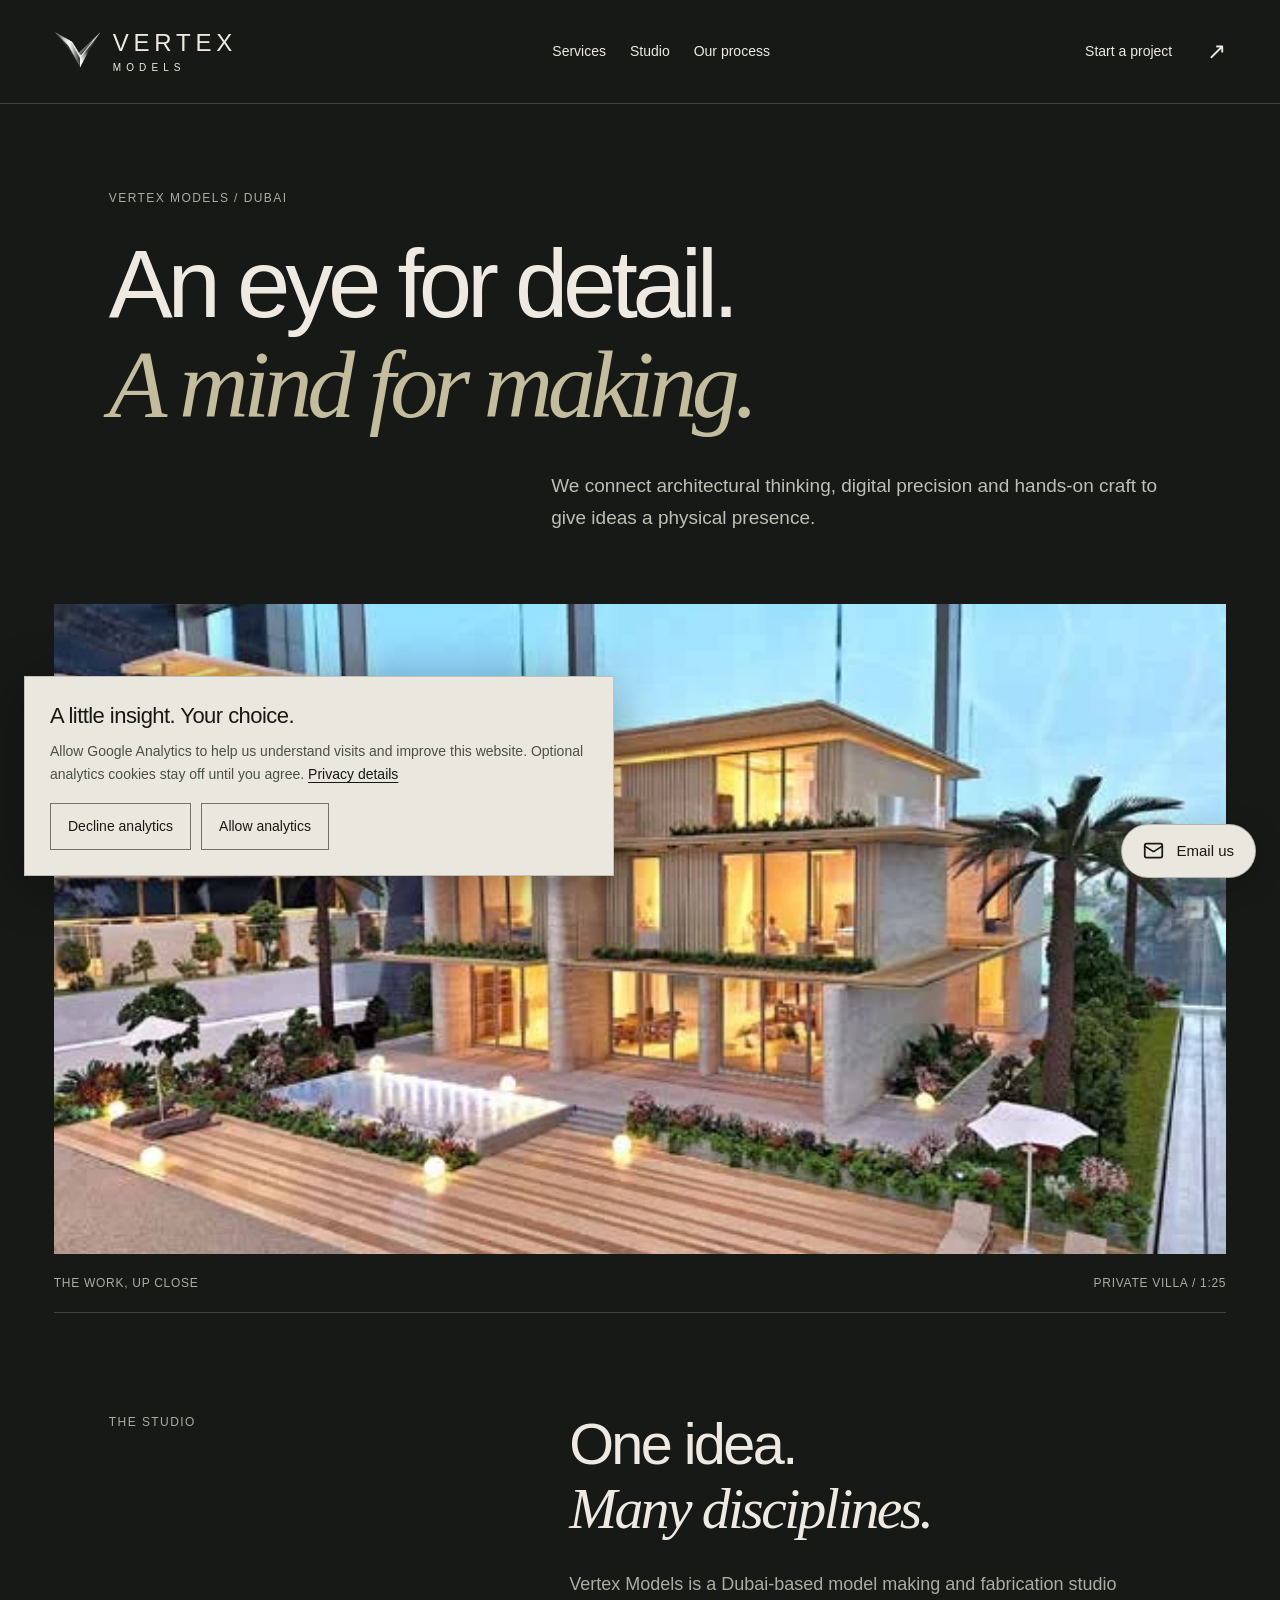
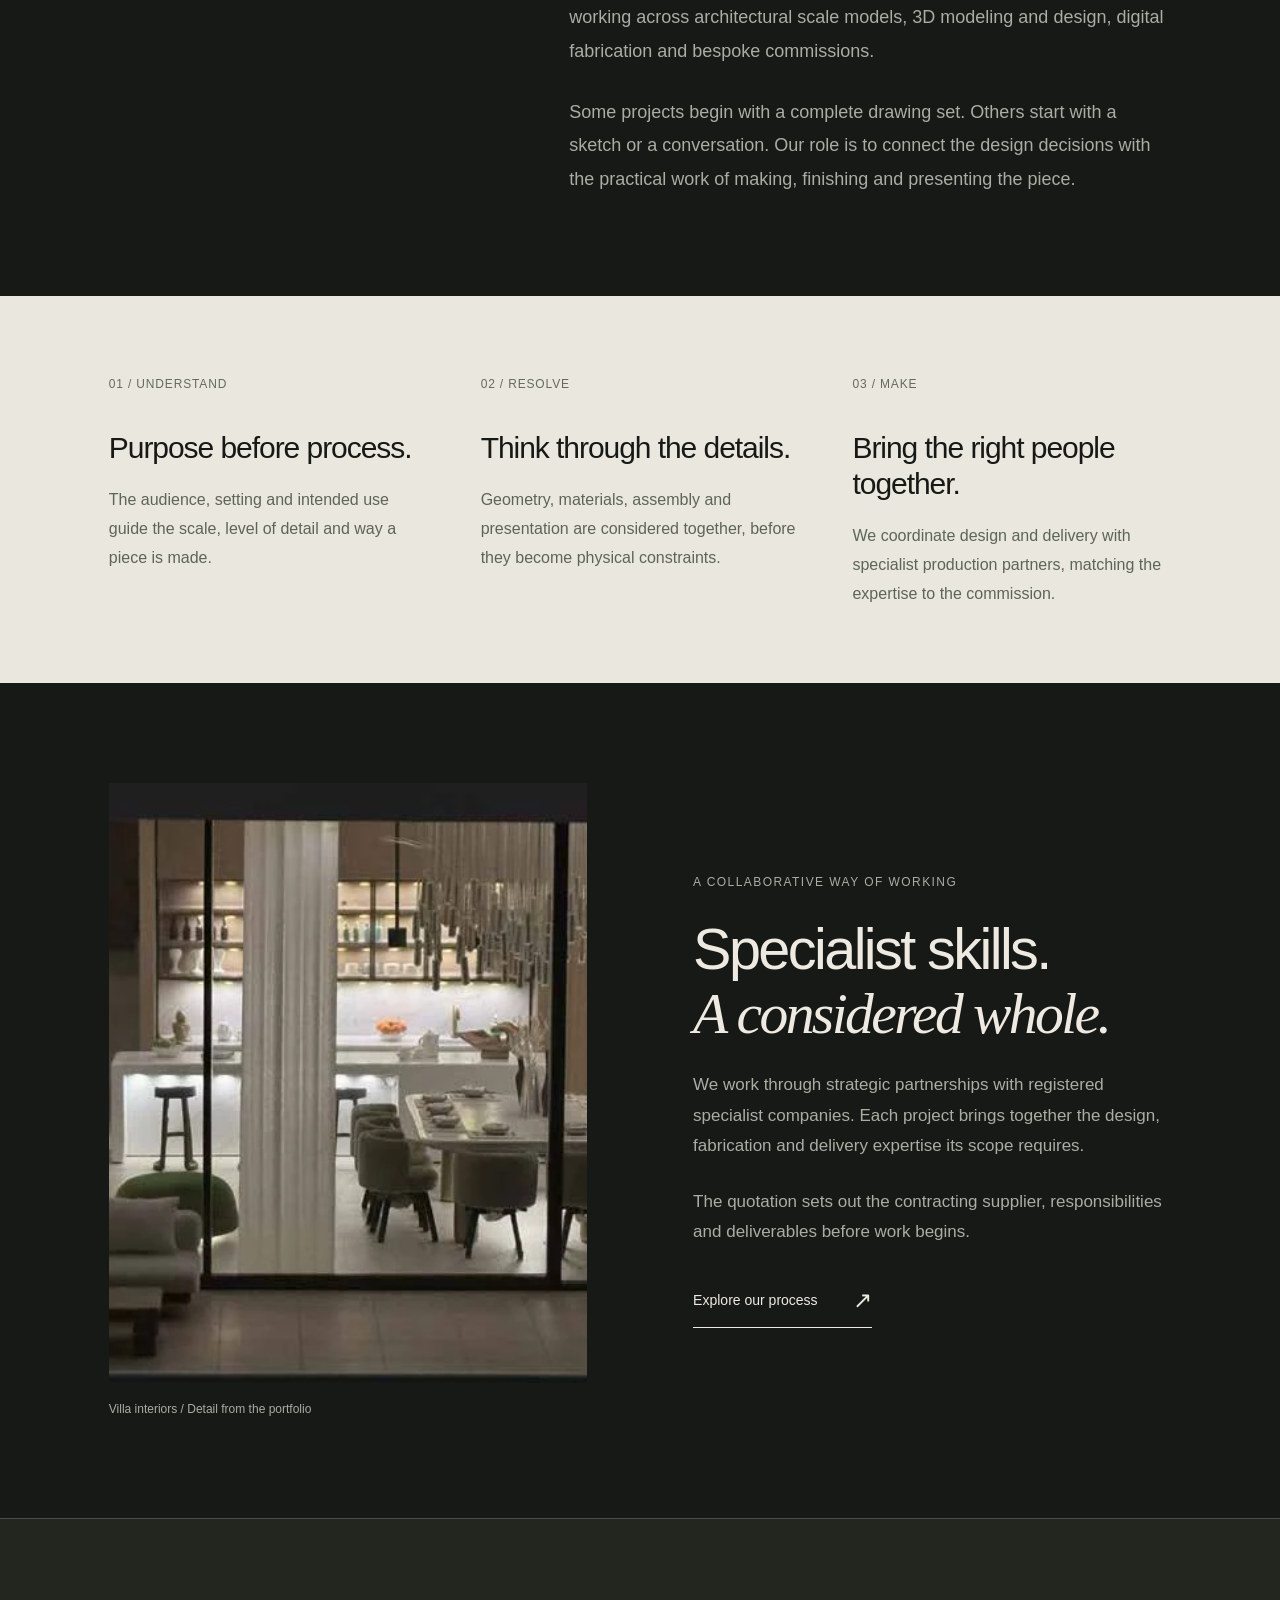
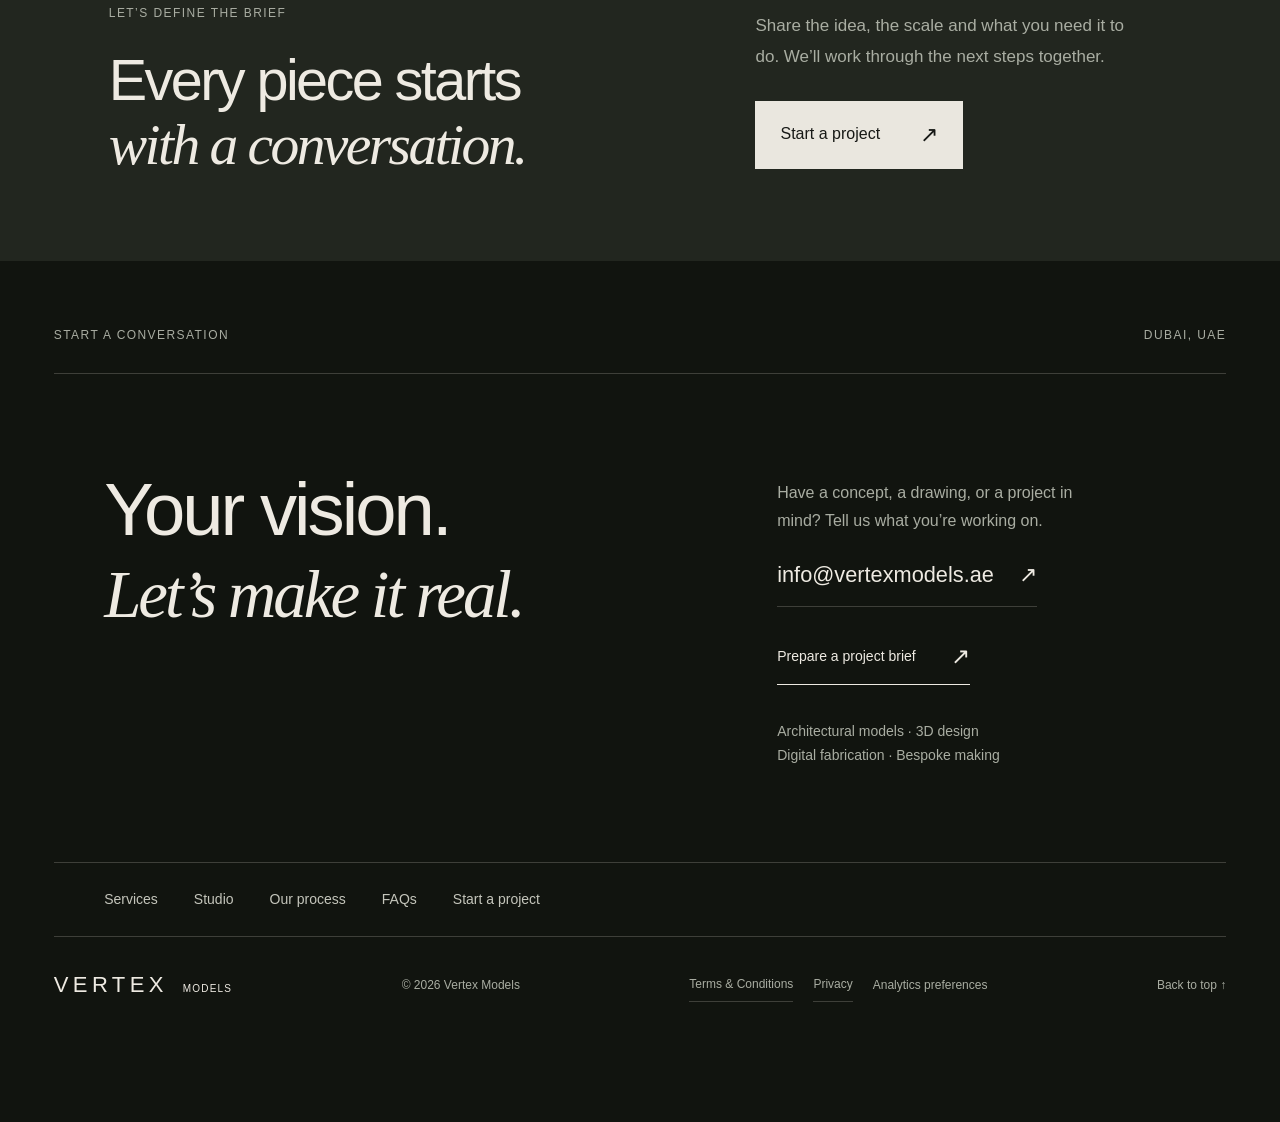
<file: studio.html>
<!DOCTYPE html><html lang="en"><head><meta charSet="utf-8"/><meta name="viewport" content="width=device-width, initial-scale=1"/><link rel="preload" href="/images/vertex-mark.png" as="image"/><link rel="stylesheet" href="/_next/static/css/index.QuBADiO-.css" data-rsc-css-href="/_next/static/css/index.QuBADiO-.css" data-precedence="vite-rsc/importer-resources"/><link rel="modulepreload" fetchPriority="low" href="/_next/static/chunks/index-BphNCeyu.js"/><script src="/_next/static/chunks/rolldown-runtime-C60lm6uB.js" type="module" async=""></script><script src="/_next/static/chunks/framework-D_rUT4EX.js" type="module" async=""></script><script src="/_next/static/chunks/navigation-errors-By4dF-Cc.js" type="module" async=""></script><link rel="modulepreload" href="/_next/static/chunks/layout-segment-context-CZuvVCI-.js" crossorigin=""/><link rel="modulepreload" href="/_next/static/chunks/Icon-COpRllaJ.js" crossorigin=""/><link rel="modulepreload" href="/_next/static/chunks/analytics-consent-O_36Z6cu.js" crossorigin=""/><link rel="modulepreload" href="/_next/static/chunks/analytics-Bzyf-aNp.js" crossorigin=""/><title>The Studio — Vertex Models</title><meta name="description" content="Meet the approach behind Vertex Models: architectural thinking, digital preparation and specialist fabrication, based in Dubai."/><meta name="robots" content="index, follow"/><meta property="og:title" content="The Studio — Vertex Models"/><meta property="og:description" content="Meet the approach behind Vertex Models: architectural thinking, digital preparation and specialist fabrication, based in Dubai."/><meta property="og:url" content="https://vertexmodels.ae"/><meta property="og:site_name" content="Vertex Models"/><meta property="og:type" content="website"/><meta property="og:locale" content="en_AE"/><meta property="og:image" content="https://vertexmodels.ae/images/p2-50.webp"/><meta property="og:image:alt" content="Architectural villa scale model from the Vertex Models portfolio"/><meta name="twitter:card" content="summary_large_image"/><meta name="twitter:title" content="The Studio — Vertex Models"/><meta name="twitter:description" content="Meet the approach behind Vertex Models: architectural thinking, digital preparation and specialist fabrication, based in Dubai."/><meta name="twitter:image" content="https://vertexmodels.ae/images/p2-50.webp"/><meta name="twitter:image:alt" content="Architectural villa scale model from the Vertex Models portfolio"/><link rel="shortcut icon" href="/favicon.svg"/><link rel="icon" href="/favicon.svg"/><link rel="canonical" href="https://vertexmodels.ae/studio"/><script>Object.assign(((self[Symbol.for("vinext.navigationRuntime")]??={bootstrap:{routeManifest:null},functions:{}}).bootstrap.rsc??={rsc:[]}),{params:{},nav:{"pathname":"/studio","searchParams":[]}})</script><link rel="modulepreload" href="/_next/static/chunks/index-BphNCeyu.js" />
</head><body><a class="skip-link" href="#main">Skip to content</a><div id="top"></div><header class="site-header"><a href="/" class="brand" aria-label="Vertex Models home"><span class="brand-mark"><img src="/images/vertex-mark.png" alt=""/></span><span>VERTEX<span class="brand-sub">MODELS</span></span></a><nav class="desktop-nav" aria-label="Main navigation"><a href="/services">Services</a><a href="/studio">Studio</a><a href="/#process">Our process</a></nav><a href="/start-a-project" class="header-contact">Start a project <span aria-hidden="true">↗</span></a><details class="mobile-nav"><summary>Menu <span>＋</span></summary><nav aria-label="Mobile navigation"><a href="/services">Services</a><a href="/studio">Studio</a><a href="/#process">Our process</a><a href="/faqs">FAQs</a><a href="/start-a-project">Start a project</a></nav></details></header><main id="main" class="expansion"><header class="editorial-intro"><span class="section-index">VERTEX MODELS / DUBAI</span><h1>An eye for detail.<br/><em>A mind for making.</em></h1><p>We connect architectural thinking, digital precision and hands-on craft to give ideas a physical presence.</p></header><figure class="studio-panorama"><img src="/images/p2-49.webp" alt="Detailed architectural villa model with planting, glazed rooms and warm lighting" fetchPriority="high"/><figcaption><span>THE WORK, UP CLOSE</span><span>PRIVATE VILLA / 1:25</span></figcaption></figure><section class="studio-statement"><span class="section-index">THE STUDIO</span><div><h2>One idea.<br/><em>Many disciplines.</em></h2><p>Vertex Models is a Dubai-based model making and fabrication studio working across architectural scale models, 3D modeling and design, digital fabrication and bespoke commissions.</p><p>Some projects begin with a complete drawing set. Others start with a sketch or a conversation. Our role is to connect the design decisions with the practical work of making, finishing and presenting the piece.</p></div></section><section class="studio-values" aria-label="Our approach"><article><span>01 / UNDERSTAND</span><h3>Purpose before process.</h3><p>The audience, setting and intended use guide the scale, level of detail and way a piece is made.</p></article><article><span>02 / RESOLVE</span><h3>Think through the details.</h3><p>Geometry, materials, assembly and presentation are considered together, before they become physical constraints.</p></article><article><span>03 / MAKE</span><h3>Bring the right people together.</h3><p>We coordinate design and delivery with specialist production partners, matching the expertise to the commission.</p></article></section><section class="studio-partnership"><figure><img src="/images/p15-770.webp" alt="Close view of a physical miniature interior and its furniture" loading="lazy"/><figcaption>Villa interiors / Detail from the portfolio</figcaption></figure><div><span class="section-index">A COLLABORATIVE WAY OF WORKING</span><h2>Specialist skills.<br/><em>A considered whole.</em></h2><p>We work through strategic partnerships with registered specialist companies. Each project brings together the design, fabrication and delivery expertise its scope requires.</p><p>The quotation sets out the contracting supplier, responsibilities and deliverables before work begins.</p><a href="/#process" class="text-link">Explore our process <span aria-hidden="true">↗</span></a></div></section><section class="next-conversation"><div><span class="section-index">LET’S DEFINE THE BRIEF</span><h2>Every piece starts<br/><em>with a conversation.</em></h2></div><div><p>Share the idea, the scale and what you need it to do. We’ll work through the next steps together.</p><a class="solid-link" href="/start-a-project">Start a project<span aria-hidden="true">↗</span></a></div></section></main><footer id="contact" class="contact-section"><div class="eyebrow"><span>START A CONVERSATION</span><span>DUBAI, UAE</span></div><div class="contact-main"><h2>Your vision.<br/><em>Let’s make it real.</em></h2><div class="contact-info"><p>Have a concept, a drawing, or a project in mind? Tell us what you’re working on.</p><a href="mailto:info@vertexmodels.ae" class="email-link">info@vertexmodels.ae <span aria-hidden="true">↗</span></a><a href="/start-a-project" class="text-link footer-brief">Prepare a project brief <span aria-hidden="true">↗</span></a><p class="contact-small">Architectural models · 3D design<br/>Digital fabrication · Bespoke making</p></div></div><nav class="footer-explore" aria-label="Explore Vertex"><a href="/services">Services</a><a href="/studio">Studio</a><a href="/#process">Our process</a><a href="/faqs">FAQs</a><a href="/start-a-project">Start a project</a></nav><div class="footer-bottom"><a href="/" class="footer-wordmark">VERTEX<span>MODELS</span></a><span>© <!-- -->2026<!-- --> Vertex Models</span><nav class="footer-legal" aria-label="Legal"><a href="/terms">Terms &amp; Conditions</a><a href="/privacy">Privacy</a><button type="button" class="analytics-settings">Analytics preferences</button></nav><a href="#top">Back to top ↑</a></div></footer><a class="floating-contact" href="mailto:info@vertexmodels.ae?subject=Enquiry%20for%20Vertex%20Models" aria-label="Email Vertex Models at info@vertexmodels.ae" title="Email info@vertexmodels.ae"><svg xmlns="http://www.w3.org/2000/svg" width="21" height="21" viewBox="0 0 24 24" fill="none" stroke="currentColor" stroke-width="2" stroke-linecap="round" stroke-linejoin="round" class="lucide lucide-mail" aria-hidden="true"><path d="m22 7-8.991 5.727a2 2 0 0 1-2.009 0L2 7"></path><rect x="2" y="4" width="20" height="16" rx="2"></rect></svg><span>Email us</span></a><script type="module" src="/_next/static/chunks/index-BphNCeyu.js" id="_R_" async=""></script><script>((self[Symbol.for("vinext.navigationRuntime")]??={bootstrap:{routeManifest:null},functions:{}}).bootstrap.rsc??={rsc:[]}).rsc.push("0:{\"page:/studio\":\"$L1\",\"layout:/\":\"$L2\",\"route:/studio\":\"$L3\",\"__route\":\"route:/studio\",\"__interceptionContext\":null,\"__layoutIds\":[\"layout:/\"],\"__rootLayout\":\"/\",\"__bfcacheSegmentIdentities\":{\"layout:/\":\"[\\\"layout\\\",\\\"layout:/\\\",\\\"root-boundary:/\\\",\\\"\\\"]\",\"page:/studio\":\"[\\\"page\\\",\\\"page:/studio\\\",\\\"root-boundary:/\\\",\\\"[\\\\\\\"studio\\\\\\\"]\\\"]\"},\"__srcPage\":[\"studio\",\"page\"],\"__layoutFlags\":{\"layout:/\":\"s\"},\"__artifactCompatibility\":{\"schemaVersion\":1,\"graphVersion\":\"app-route-graph:36ce22e7b5cf9bc8\",\"deploymentVersion\":\"0d242c21-e4d9-4183-95a6-eeb4d38b5953\",\"appElementsSchemaVersion\":1,\"rscPayloadSchemaVersion\":1,\"rootBoundaryId\":\"/\",\"renderEpoch\":null}}\n")</script><script>((self[Symbol.for("vinext.navigationRuntime")]??={bootstrap:{routeManifest:null},functions:{}}).bootstrap.rsc??={rsc:[]}).rsc.push("4:I[\"d78cf13b12d2\",[],\"Children\",1]\n")</script><script>((self[Symbol.for("vinext.navigationRuntime")]??={bootstrap:{routeManifest:null},functions:{}}).bootstrap.rsc??={rsc:[]}).rsc.push("5:I[\"61bd68617267\",[],\"default\",1]\n")</script><script>((self[Symbol.for("vinext.navigationRuntime")]??={bootstrap:{routeManifest:null},functions:{}}).bootstrap.rsc??={rsc:[]}).rsc.push("6:I[\"eede81f5ed37\",[],\"AnalyticsConsent\",1]\n")</script><script>((self[Symbol.for("vinext.navigationRuntime")]??={bootstrap:{routeManifest:null},functions:{}}).bootstrap.rsc??={rsc:[]}).rsc.push("7:I[\"704cdca18586\",[],\"GlobalErrorBoundary\",1]\n")</script><script>((self[Symbol.for("vinext.navigationRuntime")]??={bootstrap:{routeManifest:null},functions:{}}).bootstrap.rsc??={rsc:[]}).rsc.push("8:I[\"583f8a064e38\",[],\"default\",1]\n")</script><script>((self[Symbol.for("vinext.navigationRuntime")]??={bootstrap:{routeManifest:null},functions:{}}).bootstrap.rsc??={rsc:[]}).rsc.push("9:I[\"704cdca18586\",[],\"ErrorBoundary\",1]\n")</script><script>((self[Symbol.for("vinext.navigationRuntime")]??={bootstrap:{routeManifest:null},functions:{}}).bootstrap.rsc??={rsc:[]}).rsc.push("a:I[\"3b21ce3da5ba\",[],\"LayoutSegmentProvider\",1]\n")</script><script>((self[Symbol.for("vinext.navigationRuntime")]??={bootstrap:{routeManifest:null},functions:{}}).bootstrap.rsc??={rsc:[]}).rsc.push("b:I[\"d78cf13b12d2\",[],\"Slot\",1]\n")</script><script>((self[Symbol.for("vinext.navigationRuntime")]??={bootstrap:{routeManifest:null},functions:{}}).bootstrap.rsc??={rsc:[]}).rsc.push("c:I[\"704cdca18586\",[],\"NotFoundBoundary\",1]\n")</script><script>((self[Symbol.for("vinext.navigationRuntime")]??={bootstrap:{routeManifest:null},functions:{}}).bootstrap.rsc??={rsc:[]}).rsc.push(":HL[\"/_next/static/css/index.QuBADiO-.css\",\"style\"     ]\n")</script><script>((self[Symbol.for("vinext.navigationRuntime")]??={bootstrap:{routeManifest:null},functions:{}}).bootstrap.rsc??={rsc:[]}).rsc.push(":HL[\"/images/vertex-mark.png\",\"image\"]\n")</script><script>((self[Symbol.for("vinext.navigationRuntime")]??={bootstrap:{routeManifest:null},functions:{}}).bootstrap.rsc??={rsc:[]}).rsc.push("2:[[[\"$\",\"link\",\"css:/_next/static/css/index.QuBADiO-.css\",{\"rel\":\"stylesheet\",\"precedence\":\"vite-rsc/importer-resources\",\"href\":\"/_next/static/css/index.QuBADiO-.css\",\"data-rsc-css-href\":\"/_next/static/css/index.QuBADiO-.css\"}],\"$undefined\"],[\"$\",\"html\",null,{\"lang\":\"en\",\"children\":[\"$\",\"body\",null,{\"children\":[[\"$\",\"a\",null,{\"className\":\"skip-link\",\"href\":\"#main\",\"children\":\"Skip to content\"}],[\"$\",\"$L4\",null,{}],[\"$\",\"a\",null,{\"className\":\"floating-contact\",\"href\":\"mailto:info@vertexmodels.ae?subject=Enquiry%20for%20Vertex%20Models\",\"aria-label\":\"Email Vertex Models at info@vertexmodels.ae\",\"title\":\"Email info@vertexmodels.ae\",\"children\":[[\"$\",\"$L5\",null,{\"ref\":\"$undefined\",\"iconNode\":[[\"path\",{\"d\":\"m22 7-8.991 5.727a2 2 0 0 1-2.009 0L2 7\",\"key\":\"132q7q\"}],[\"rect\",{\"x\":\"2\",\"y\":\"4\",\"width\":\"20\",\"height\":\"16\",\"rx\":\"2\",\"key\":\"izxlao\"}]],\"className\":\"lucide-mail\",\"size\":21,\"aria-hidden\":\"true\"}],[\"$\",\"span\",null,{\"children\":\"Email us\"}]]}],[\"$\",\"$L6\",null,{}]]}]}]]\n")</script><script>((self[Symbol.for("vinext.navigationRuntime")]??={bootstrap:{routeManifest:null},functions:{}}).bootstrap.rsc??={rsc:[]}).rsc.push("3:[[[\"$\",\"meta\",null,{\"charSet\":\"utf-8\"}],[[\"$\",\"title\",\"0\",{\"children\":\"The Studio — Vertex Models\"}],[\"$\",\"meta\",\"1\",{\"name\":\"description\",\"content\":\"Meet the approach behind Vertex Models: architectural thinking, digital preparation and specialist fabrication, based in Dubai.\"}],[\"$\",\"meta\",\"2\",{\"name\":\"robots\",\"content\":\"index, follow\"}],[\"$\",\"meta\",\"3\",{\"property\":\"og:title\",\"content\":\"The Studio — Vertex Models\"}],[\"$\",\"meta\",\"4\",{\"property\":\"og:description\",\"content\":\"Meet the approach behind Vertex Models: architectural thinking, digital preparation and specialist fabrication, based in Dubai.\"}],[\"$\",\"meta\",\"5\",{\"property\":\"og:url\",\"content\":\"https://vertexmodels.ae\"}],[\"$\",\"meta\",\"6\",{\"property\":\"og:site_name\",\"content\":\"Vertex Models\"}],[\"$\",\"meta\",\"7\",{\"property\":\"og:type\",\"content\":\"website\"}],[\"$\",\"meta\",\"8\",{\"property\":\"og:locale\",\"content\":\"en_AE\"}],[\"$\",\"meta\",\"9\",{\"property\":\"og:image\",\"content\":\"https://vertexmodels.ae/images/p2-50.webp\"}],[\"$\",\"meta\",\"10\",{\"property\":\"og:image:alt\",\"content\":\"Architectural villa scale model from the Vertex Models portfolio\"}],[\"$\",\"meta\",\"11\",{\"name\":\"twitter:card\",\"content\":\"summary_large_image\"}],[\"$\",\"meta\",\"12\",{\"name\":\"twitter:title\",\"content\":\"The Studio — Vertex Models\"}],[\"$\",\"meta\",\"13\",{\"name\":\"twitter:description\",\"content\":\"Meet the approach behind Vertex Models: architectural thinking, digital preparation and specialist fabrication, based in Dubai.\"}],[\"$\",\"meta\",\"14\",{\"name\":\"twitter:image\",\"content\":\"https://vertexmodels.ae/images/p2-50.webp\"}],[\"$\",\"meta\",\"15\",{\"name\":\"twitter:image:alt\",\"content\":\"Architectural villa scale model from the Vertex Models portfolio\"}],[\"$\",\"link\",\"16\",{\"data-vinext-streamed-icon\":\"$undefined\",\"rel\":\"shortcut icon\",\"href\":\"/favicon.svg\",\"type\":\"$undefined\",\"sizes\":\"$undefined\",\"color\":\"$undefined\",\"media\":\"$undefined\",\"fetchPriority\":\"$undefined\"}],[\"$\",\"link\",\"17\",{\"data-vinext-streamed-icon\":\"$undefined\",\"rel\":\"icon\",\"href\":\"/favicon.svg\",\"type\":\"$undefined\",\"sizes\":\"$undefined\",\"color\":\"$undefined\",\"media\":\"$undefined\",\"fetchPriority\":\"$undefined\"}],[\"$\",\"link\",\"18\",{\"rel\":\"canonical\",\"href\":\"https://vertexmodels.ae/studio\"}]],[[\"$\",\"meta\",\"0\",{\"name\":\"viewport\",\"content\":\"width=device-width, initial-scale=1\"}]]],[\"$\",\"$L7\",null,{\"fallback\":\"$8\",\"children\":[\"$\",\"$L9\",null,{\"fallback\":\"$8\",\"children\":[\"$\",\"$La\",null,{\"providerId\":\"layout:/\",\"segmentMap\":{\"children\":[\"studio\"]},\"children\":[\"$\",\"$Lb\",null,{\"id\":\"layout:/\",\"parallelSlots\":\"$undefined\",\"children\":[\"$\",\"$Lc\",null,{\"resetKey\":\"studio\",\"fallback\":[[\"$\",\"header\",null,{\"className\":\"site-header\",\"children\":[[\"$\",\"a\",null,{\"href\":\"/\",\"className\":\"brand\",\"aria-label\":\"Vertex Models home\",\"children\":[[\"$\",\"span\",null,{\"className\":\"brand-mark\",\"children\":[\"$\",\"img\",null,{\"src\":\"/images/vertex-mark.png\",\"alt\":\"\"}]}],[\"$\",\"span\",null,{\"children\":[\"VERTEX\",[\"$\",\"span\",null,{\"className\":\"brand-sub\",\"children\":\"MODELS\"}]]}]]}],[\"$\",\"nav\",null,{\"className\":\"desktop-nav\",\"aria-label\":\"Main navigation\",\"children\":[[\"$\",\"a\",null,{\"href\":\"/services\",\"children\":\"Services\"}],[\"$\",\"a\",null,{\"href\":\"/studio\",\"children\":\"Studio\"}],[\"$\",\"a\",null,{\"href\":\"/#process\",\"children\":\"Our process\"}]]}],[\"$\",\"a\",null,{\"href\":\"/start-a-project\",\"className\":\"header-contact\",\"children\":[\"Start a project \",[\"$\",\"span\",null,{\"aria-hidden\":\"true\",\"children\":\"↗\"}]]}],[\"$\",\"details\",null,{\"className\":\"mobile-nav\",\"children\":[[\"$\",\"summary\",null,{\"children\":[\"Menu \",[\"$\",\"span\",null,{\"children\":\"＋\"}]]}],[\"$\",\"nav\",null,{\"aria-label\":\"Mobile navigation\",\"children\":[[\"$\",\"a\",null,{\"href\":\"/services\",\"children\":\"Services\"}],[\"$\",\"a\",null,{\"href\":\"/studio\",\"children\":\"Studio\"}],[\"$\",\"a\",null,{\"href\":\"/#process\",\"children\":\"Our process\"}],[\"$\",\"a\",null,{\"href\":\"/faqs\",\"children\":\"FAQs\"}],[\"$\",\"a\",null,{\"href\":\"/start-a-project\",\"children\":\"Start a project\"}]]}]]}]]}],[\"$\",\"main\",null,{\"id\":\"main\",\"className\":\"not-found\",\"children\":[[\"$\",\"span\",null,{\"className\":\"section-index\",\"children\":\"404 / OUTSIDE THE FRAME\"}],[\"$\",\"h1\",null,{\"children\":[\"This page\",[\"$\",\"br\",null,{}],[\"$\",\"em\",null,{\"children\":\"isn’t here.\"}]]}],[\"$\",\"a\",null,{\"href\":\"/services\",\"className\":\"text-link\",\"children\":\"Explore our services ↗\"}]]}],[\"$\",\"footer\",null,{\"id\":\"contact\",\"className\":\"contact-section\",\"children\":[[\"$\",\"div\",null,{\"className\":\"eyebrow\",\"children\":[[\"$\",\"span\",null,{\"children\":\"START A CONVERSATION\"}],[\"$\",\"span\",null,{\"children\":\"DUBAI, UAE\"}]]}],[\"$\",\"div\",null,{\"className\":\"contact-main\",\"children\":[[\"$\",\"h2\",null,{\"children\":[\"Your vision.\",[\"$\",\"br\",null,{}],[\"$\",\"em\",null,{\"children\":\"Let’s make it real.\"}]]}],[\"$\",\"div\",null,{\"className\":\"contact-info\",\"children\":[[\"$\",\"p\",null,{\"children\":\"Have a concept, a drawing, or a project in mind? Tell us what you’re working on.\"}],\"$Ld\",\"$Le\",\"$Lf\"]}]]}],\"$L10\",\"$L11\"]}]],\"children\":\"$L12\"}]}]}]}]}],null,null]\n")</script><script>((self[Symbol.for("vinext.navigationRuntime")]??={bootstrap:{routeManifest:null},functions:{}}).bootstrap.rsc??={rsc:[]}).rsc.push("13:I[\"eede81f5ed37\",[],\"AnalyticsSettings\",1]\n")</script><script>((self[Symbol.for("vinext.navigationRuntime")]??={bootstrap:{routeManifest:null},functions:{}}).bootstrap.rsc??={rsc:[]}).rsc.push("14:I[\"dc3d79559167\",[],\"AppRouterScrollTarget\",1]\n")</script><script>((self[Symbol.for("vinext.navigationRuntime")]??={bootstrap:{routeManifest:null},functions:{}}).bootstrap.rsc??={rsc:[]}).rsc.push("15:I[\"704cdca18586\",[],\"RedirectBoundary\",1]\n")</script><script>((self[Symbol.for("vinext.navigationRuntime")]??={bootstrap:{routeManifest:null},functions:{}}).bootstrap.rsc??={rsc:[]}).rsc.push("d:[\"$\",\"a\",null,{\"href\":\"mailto:info@vertexmodels.ae\",\"className\":\"email-link\",\"children\":[\"info@vertexmodels.ae \",[\"$\",\"span\",null,{\"aria-hidden\":\"true\",\"children\":\"↗\"}]]}]\n")</script><script>((self[Symbol.for("vinext.navigationRuntime")]??={bootstrap:{routeManifest:null},functions:{}}).bootstrap.rsc??={rsc:[]}).rsc.push("e:[\"$\",\"a\",null,{\"href\":\"/start-a-project\",\"className\":\"text-link footer-brief\",\"children\":[\"Prepare a project brief \",[\"$\",\"span\",null,{\"aria-hidden\":\"true\",\"children\":\"↗\"}]]}]\n")</script><script>((self[Symbol.for("vinext.navigationRuntime")]??={bootstrap:{routeManifest:null},functions:{}}).bootstrap.rsc??={rsc:[]}).rsc.push("f:[\"$\",\"p\",null,{\"className\":\"contact-small\",\"children\":[\"Architectural models · 3D design\",[\"$\",\"br\",null,{}],\"Digital fabrication · Bespoke making\"]}]\n")</script><script>((self[Symbol.for("vinext.navigationRuntime")]??={bootstrap:{routeManifest:null},functions:{}}).bootstrap.rsc??={rsc:[]}).rsc.push("10:[\"$\",\"nav\",null,{\"className\":\"footer-explore\",\"aria-label\":\"Explore Vertex\",\"children\":[[\"$\",\"a\",null,{\"href\":\"/services\",\"children\":\"Services\"}],[\"$\",\"a\",null,{\"href\":\"/studio\",\"children\":\"Studio\"}],[\"$\",\"a\",null,{\"href\":\"/#process\",\"children\":\"Our process\"}],[\"$\",\"a\",null,{\"href\":\"/faqs\",\"children\":\"FAQs\"}],[\"$\",\"a\",null,{\"href\":\"/start-a-project\",\"children\":\"Start a project\"}]]}]\n")</script><script>((self[Symbol.for("vinext.navigationRuntime")]??={bootstrap:{routeManifest:null},functions:{}}).bootstrap.rsc??={rsc:[]}).rsc.push("11:[\"$\",\"div\",null,{\"className\":\"footer-bottom\",\"children\":[[\"$\",\"a\",null,{\"href\":\"/\",\"className\":\"footer-wordmark\",\"children\":[\"VERTEX\",[\"$\",\"span\",null,{\"children\":\"MODELS\"}]]}],[\"$\",\"span\",null,{\"children\":[\"© \",2026,\" Vertex Models\"]}],[\"$\",\"nav\",null,{\"className\":\"footer-legal\",\"aria-label\":\"Legal\",\"children\":[[\"$\",\"a\",null,{\"href\":\"/terms\",\"children\":\"Terms \u0026 Conditions\"}],[\"$\",\"a\",null,{\"href\":\"/privacy\",\"children\":\"Privacy\"}],[\"$\",\"$L13\",null,{}]]}],[\"$\",\"a\",null,{\"href\":\"#top\",\"children\":\"Back to top ↑\"}]]}]\n")</script><script>((self[Symbol.for("vinext.navigationRuntime")]??={bootstrap:{routeManifest:null},functions:{}}).bootstrap.rsc??={rsc:[]}).rsc.push("12:[\"$\",\"$Lc\",null,{\"resetKey\":\"[\\\"studio\\\"]\",\"fallback\":[[\"$\",\"header\",null,{\"className\":\"site-header\",\"children\":[[\"$\",\"a\",null,{\"href\":\"/\",\"className\":\"brand\",\"aria-label\":\"Vertex Models home\",\"children\":[[\"$\",\"span\",null,{\"className\":\"brand-mark\",\"children\":[\"$\",\"img\",null,{\"src\":\"/images/vertex-mark.png\",\"alt\":\"\"}]}],[\"$\",\"span\",null,{\"children\":[\"VERTEX\",[\"$\",\"span\",null,{\"className\":\"brand-sub\",\"children\":\"MODELS\"}]]}]]}],[\"$\",\"nav\",null,{\"className\":\"desktop-nav\",\"aria-label\":\"Main navigation\",\"children\":[[\"$\",\"a\",null,{\"href\":\"/services\",\"children\":\"Services\"}],[\"$\",\"a\",null,{\"href\":\"/studio\",\"children\":\"Studio\"}],[\"$\",\"a\",null,{\"href\":\"/#process\",\"children\":\"Our process\"}]]}],[\"$\",\"a\",null,{\"href\":\"/start-a-project\",\"className\":\"header-contact\",\"children\":[\"Start a project \",[\"$\",\"span\",null,{\"aria-hidden\":\"true\",\"children\":\"↗\"}]]}],[\"$\",\"details\",null,{\"className\":\"mobile-nav\",\"children\":[[\"$\",\"summary\",null,{\"children\":[\"Menu \",[\"$\",\"span\",null,{\"children\":\"＋\"}]]}],[\"$\",\"nav\",null,{\"aria-label\":\"Mobile navigation\",\"children\":[[\"$\",\"a\",null,{\"href\":\"/services\",\"children\":\"Services\"}],[\"$\",\"a\",null,{\"href\":\"/studio\",\"children\":\"Studio\"}],[\"$\",\"a\",null,{\"href\":\"/#process\",\"children\":\"Our process\"}],[\"$\",\"a\",null,{\"href\":\"/faqs\",\"children\":\"FAQs\"}],[\"$\",\"a\",null,{\"href\":\"/start-a-project\",\"children\":\"Start a project\"}]]}]]}]]}],[\"$\",\"main\",null,{\"id\":\"main\",\"className\":\"not-found\",\"children\":[[\"$\",\"span\",null,{\"className\":\"section-index\",\"children\":\"404 / OUTSIDE THE FRAME\"}],[\"$\",\"h1\",null,{\"children\":[\"This page\",[\"$\",\"br\",null,{}],[\"$\",\"em\",null,{\"children\":\"isn’t here.\"}]]}],[\"$\",\"a\",null,{\"href\":\"/services\",\"className\":\"text-link\",\"children\":\"Explore our services ↗\"}]]}],[\"$\",\"footer\",null,{\"id\":\"contact\",\"className\":\"contact-section\",\"children\":[[\"$\",\"div\",null,{\"className\":\"eyebrow\",\"children\":[[\"$\",\"span\",null,{\"children\":\"START A CONVERSATION\"}],[\"$\",\"span\",null,{\"children\":\"DUBAI, UAE\"}]]}],[\"$\",\"div\",null,{\"className\":\"contact-main\",\"children\":[[\"$\",\"h2\",null,{\"children\":[\"Your vision.\",[\"$\",\"br\",null,{}],[\"$\",\"em\",null,{\"children\":\"Let’s make it real.\"}]]}],[\"$\",\"div\",null,{\"className\":\"contact-info\",\"children\":[[\"$\",\"p\",null,{\"children\":\"Have a concept, a drawing, or a project in mind? Tell us what you’re working on.\"}],[\"$\",\"a\",null,{\"href\":\"mailto:info@vertexmodels.ae\",\"className\":\"email-link\",\"children\":[\"info@vertexmodels.ae \",[\"$\",\"span\",null,{\"aria-hidden\":\"true\",\"children\":\"↗\"}]]}],[\"$\",\"a\",null,{\"href\":\"/start-a-project\",\"className\":\"text-link footer-brief\",\"children\":[\"Prepare a project brief \",[\"$\",\"span\",null,{\"aria-hidden\":\"true\",\"children\":\"↗\"}]]}],[\"$\",\"p\",null,{\"className\":\"contact-small\",\"children\":[\"Architectural models · 3D design\",[\"$\",\"br\",null,{}],\"Digital fabrication · Bespoke making\"]}]]}]]}],[\"$\",\"nav\",null,{\"className\":\"footer-explore\",\"aria-label\":\"Explore Vertex\",\"children\":[[\"$\",\"a\",null,{\"href\":\"/services\",\"children\":\"Services\"}],[\"$\",\"a\",null,{\"href\":\"/studio\",\"children\":\"Studio\"}],[\"$\",\"a\",null,{\"href\":\"/#process\",\"children\":\"Our process\"}],[\"$\",\"a\",null,{\"href\":\"/faqs\",\"children\":\"FAQs\"}],[\"$\",\"a\",null,{\"href\":\"/start-a-project\",\"children\":\"Start a project\"}]]}],[\"$\",\"div\",null,{\"className\":\"footer-bottom\",\"children\":[[\"$\",\"a\",null,{\"href\":\"/\",\"className\":\"footer-wordmark\",\"children\":[\"VERTEX\",[\"$\",\"span\",null,{\"children\":\"MODELS\"}]]}],[\"$\",\"span\",null,{\"children\":[\"© \",2026,\" Vertex Models\"]}],[\"$\",\"nav\",null,{\"className\":\"footer-legal\",\"aria-label\":\"Legal\",\"children\":[[\"$\",\"a\",null,{\"href\":\"/terms\",\"children\":\"Terms \u0026 Conditions\"}],[\"$\",\"a\",null,{\"href\":\"/privacy\",\"children\":\"Privacy\"}],[\"$\",\"$L13\",null,{}]]}],[\"$\",\"a\",null,{\"href\":\"#top\",\"children\":\"Back to top ↑\"}]]}]]}]],\"children\":[\"$\",\"$L14\",null,{\"children\":[\"$\",\"$L15\",null,{\"children\":[[\"$\",\"$La\",null,{\"providerId\":\"page:/studio\",\"segmentMap\":{\"children\":[\"__PAGE__\"]},\"children\":[\"$\",\"$Lb\",null,{\"id\":\"page:/studio\"}]}],null]}]}]}]\n")</script><script>((self[Symbol.for("vinext.navigationRuntime")]??={bootstrap:{routeManifest:null},functions:{}}).bootstrap.rsc??={rsc:[]}).rsc.push(":HL[\"/images/p2-49.webp\",\"image\",{\"fetchPriority\":\"high\"}]\n")</script><script>((self[Symbol.for("vinext.navigationRuntime")]??={bootstrap:{routeManifest:null},functions:{}}).bootstrap.rsc??={rsc:[]}).rsc.push("1:[[\"$\",\"div\",null,{\"id\":\"top\"}],[\"$\",\"header\",null,{\"className\":\"site-header\",\"children\":[[\"$\",\"a\",null,{\"href\":\"/\",\"className\":\"brand\",\"aria-label\":\"Vertex Models home\",\"children\":[[\"$\",\"span\",null,{\"className\":\"brand-mark\",\"children\":[\"$\",\"img\",null,{\"src\":\"/images/vertex-mark.png\",\"alt\":\"\"}]}],[\"$\",\"span\",null,{\"children\":[\"VERTEX\",[\"$\",\"span\",null,{\"className\":\"brand-sub\",\"children\":\"MODELS\"}]]}]]}],[\"$\",\"nav\",null,{\"className\":\"desktop-nav\",\"aria-label\":\"Main navigation\",\"children\":[[\"$\",\"a\",null,{\"href\":\"/services\",\"children\":\"Services\"}],[\"$\",\"a\",null,{\"href\":\"/studio\",\"children\":\"Studio\"}],[\"$\",\"a\",null,{\"href\":\"/#process\",\"children\":\"Our process\"}]]}],[\"$\",\"a\",null,{\"href\":\"/start-a-project\",\"className\":\"header-contact\",\"children\":[\"Start a project \",[\"$\",\"span\",null,{\"aria-hidden\":\"true\",\"children\":\"↗\"}]]}],[\"$\",\"details\",null,{\"className\":\"mobile-nav\",\"children\":[[\"$\",\"summary\",null,{\"children\":[\"Menu \",[\"$\",\"span\",null,{\"children\":\"＋\"}]]}],[\"$\",\"nav\",null,{\"aria-label\":\"Mobile navigation\",\"children\":[[\"$\",\"a\",null,{\"href\":\"/services\",\"children\":\"Services\"}],[\"$\",\"a\",null,{\"href\":\"/studio\",\"children\":\"Studio\"}],[\"$\",\"a\",null,{\"href\":\"/#process\",\"children\":\"Our process\"}],[\"$\",\"a\",null,{\"href\":\"/faqs\",\"children\":\"FAQs\"}],[\"$\",\"a\",null,{\"href\":\"/start-a-project\",\"children\":\"Start a project\"}]]}]]}]]}],[\"$\",\"main\",null,{\"id\":\"main\",\"className\":\"expansion\",\"children\":[[\"$\",\"header\",null,{\"className\":\"editorial-intro\",\"children\":[[\"$\",\"span\",null,{\"className\":\"section-index\",\"children\":\"VERTEX MODELS / DUBAI\"}],[\"$\",\"h1\",null,{\"children\":[\"An eye for detail.\",[\"$\",\"br\",null,{}],[\"$\",\"em\",null,{\"children\":\"A mind for making.\"}]]}],[\"$\",\"p\",null,{\"children\":\"We connect architectural thinking, digital precision and hands-on craft to give ideas a physical presence.\"}]]}],[\"$\",\"figure\",null,{\"className\":\"studio-panorama\",\"children\":[[\"$\",\"img\",null,{\"src\":\"/images/p2-49.webp\",\"alt\":\"Detailed architectural villa model with planting, glazed rooms and warm lighting\",\"fetchPriority\":\"high\"}],[\"$\",\"figcaption\",null,{\"children\":[[\"$\",\"span\",null,{\"children\":\"THE WORK, UP CLOSE\"}],[\"$\",\"span\",null,{\"children\":\"PRIVATE VILLA / 1:25\"}]]}]]}],[\"$\",\"section\",null,{\"className\":\"studio-statement\",\"children\":[[\"$\",\"span\",null,{\"className\":\"section-index\",\"children\":\"THE STUDIO\"}],[\"$\",\"div\",null,{\"children\":[[\"$\",\"h2\",null,{\"children\":[\"One idea.\",[\"$\",\"br\",null,{}],[\"$\",\"em\",null,{\"children\":\"Many disciplines.\"}]]}],[\"$\",\"p\",null,{\"children\":\"Vertex Models is a Dubai-based model making and fabrication studio working across architectural scale models, 3D modeling and design, digital fabrication and bespoke commissions.\"}],[\"$\",\"p\",null,{\"children\":\"Some projects begin with a complete drawing set. Others start with a sketch or a conversation. Our role is to connect the design decisions with the practical work of making, finishing and presenting the piece.\"}]]}]]}],[\"$\",\"section\",null,{\"className\":\"studio-values\",\"aria-label\":\"Our approach\",\"children\":[[\"$\",\"article\",null,{\"children\":[[\"$\",\"span\",null,{\"children\":\"01 / UNDERSTAND\"}],[\"$\",\"h3\",null,{\"children\":\"Purpose before process.\"}],[\"$\",\"p\",null,{\"children\":\"The audience, setting and intended use guide the scale, level of detail and way a piece is made.\"}]]}],[\"$\",\"article\",null,{\"children\":[[\"$\",\"span\",null,{\"children\":\"02 / RESOLVE\"}],[\"$\",\"h3\",null,{\"children\":\"Think through the details.\"}],[\"$\",\"p\",null,{\"children\":\"Geometry, materials, assembly and presentation are considered together, before they become physical constraints.\"}]]}],[\"$\",\"article\",null,{\"children\":[[\"$\",\"span\",null,{\"children\":\"03 / MAKE\"}],[\"$\",\"h3\",null,{\"children\":\"Bring the right people together.\"}],[\"$\",\"p\",null,{\"children\":\"We coordinate design and delivery with specialist production partners, matching the expertise to the commission.\"}]]}]]}],[\"$\",\"section\",null,{\"className\":\"studio-partnership\",\"children\":[[\"$\",\"figure\",null,{\"children\":[[\"$\",\"img\",null,{\"src\":\"/images/p15-770.webp\",\"alt\":\"Close view of a physical miniature interior and its furniture\",\"loading\":\"lazy\"}],[\"$\",\"figcaption\",null,{\"children\":\"Villa interiors / Detail from the portfolio\"}]]}],[\"$\",\"div\",null,{\"children\":[[\"$\",\"span\",null,{\"className\":\"section-index\",\"children\":\"A COLLABORATIVE WAY OF WORKING\"}],[\"$\",\"h2\",null,{\"children\":[\"Specialist skills.\",[\"$\",\"br\",null,{}],[\"$\",\"em\",null,{\"children\":\"A considered whole.\"}]]}],[\"$\",\"p\",null,{\"children\":\"We work through strategic partnerships with registered specialist companies. Each project brings together the design, fabrication and delivery expertise its scope requires.\"}],\"$L16\",\"$L17\"]}]]}],\"$L18\"]}],\"$L19\"]\n")</script><script>((self[Symbol.for("vinext.navigationRuntime")]??={bootstrap:{routeManifest:null},functions:{}}).bootstrap.rsc??={rsc:[]}).rsc.push("16:[\"$\",\"p\",null,{\"children\":\"The quotation sets out the contracting supplier, responsibilities and deliverables before work begins.\"}]\n")</script><script>((self[Symbol.for("vinext.navigationRuntime")]??={bootstrap:{routeManifest:null},functions:{}}).bootstrap.rsc??={rsc:[]}).rsc.push("17:[\"$\",\"a\",null,{\"href\":\"/#process\",\"className\":\"text-link\",\"children\":[\"Explore our process \",[\"$\",\"span\",null,{\"aria-hidden\":\"true\",\"children\":\"↗\"}]]}]\n")</script><script>((self[Symbol.for("vinext.navigationRuntime")]??={bootstrap:{routeManifest:null},functions:{}}).bootstrap.rsc??={rsc:[]}).rsc.push("18:[\"$\",\"section\",null,{\"className\":\"next-conversation\",\"children\":[[\"$\",\"div\",null,{\"children\":[[\"$\",\"span\",null,{\"className\":\"section-index\",\"children\":\"LET’S DEFINE THE BRIEF\"}],[\"$\",\"h2\",null,{\"children\":[\"Every piece starts\",[\"$\",\"br\",null,{}],[\"$\",\"em\",null,{\"children\":\"with a conversation.\"}]]}]]}],[\"$\",\"div\",null,{\"children\":[[\"$\",\"p\",null,{\"children\":\"Share the idea, the scale and what you need it to do. We’ll work through the next steps together.\"}],[\"$\",\"a\",null,{\"className\":\"solid-link\",\"href\":\"/start-a-project\",\"children\":[\"Start a project\",[\"$\",\"span\",null,{\"aria-hidden\":\"true\",\"children\":\"↗\"}]]}]]}]]}]\n")</script><script>((self[Symbol.for("vinext.navigationRuntime")]??={bootstrap:{routeManifest:null},functions:{}}).bootstrap.rsc??={rsc:[]}).rsc.push("19:[\"$\",\"footer\",null,{\"id\":\"contact\",\"className\":\"contact-section\",\"children\":[[\"$\",\"div\",null,{\"className\":\"eyebrow\",\"children\":[[\"$\",\"span\",null,{\"children\":\"START A CONVERSATION\"}],[\"$\",\"span\",null,{\"children\":\"DUBAI, UAE\"}]]}],[\"$\",\"div\",null,{\"className\":\"contact-main\",\"children\":[[\"$\",\"h2\",null,{\"children\":[\"Your vision.\",[\"$\",\"br\",null,{}],[\"$\",\"em\",null,{\"children\":\"Let’s make it real.\"}]]}],[\"$\",\"div\",null,{\"className\":\"contact-info\",\"children\":[[\"$\",\"p\",null,{\"children\":\"Have a concept, a drawing, or a project in mind? Tell us what you’re working on.\"}],[\"$\",\"a\",null,{\"href\":\"mailto:info@vertexmodels.ae\",\"className\":\"email-link\",\"children\":[\"info@vertexmodels.ae \",[\"$\",\"span\",null,{\"aria-hidden\":\"true\",\"children\":\"↗\"}]]}],[\"$\",\"a\",null,{\"href\":\"/start-a-project\",\"className\":\"text-link footer-brief\",\"children\":[\"Prepare a project brief \",[\"$\",\"span\",null,{\"aria-hidden\":\"true\",\"children\":\"↗\"}]]}],[\"$\",\"p\",null,{\"className\":\"contact-small\",\"children\":[\"Architectural models · 3D design\",[\"$\",\"br\",null,{}],\"Digital fabrication · Bespoke making\"]}]]}]]}],[\"$\",\"nav\",null,{\"className\":\"footer-explore\",\"aria-label\":\"Explore Vertex\",\"children\":[[\"$\",\"a\",null,{\"href\":\"/services\",\"children\":\"Services\"}],[\"$\",\"a\",null,{\"href\":\"/studio\",\"children\":\"Studio\"}],[\"$\",\"a\",null,{\"href\":\"/#process\",\"children\":\"Our process\"}],[\"$\",\"a\",null,{\"href\":\"/faqs\",\"children\":\"FAQs\"}],[\"$\",\"a\",null,{\"href\":\"/start-a-project\",\"children\":\"Start a project\"}]]}],[\"$\",\"div\",null,{\"className\":\"footer-bottom\",\"children\":[[\"$\",\"a\",null,{\"href\":\"/\",\"className\":\"footer-wordmark\",\"children\":[\"VERTEX\",[\"$\",\"span\",null,{\"children\":\"MODELS\"}]]}],[\"$\",\"span\",null,{\"children\":[\"© \",2026,\" Vertex Models\"]}],[\"$\",\"nav\",null,{\"className\":\"footer-legal\",\"aria-label\":\"Legal\",\"children\":[[\"$\",\"a\",null,{\"href\":\"/terms\",\"children\":\"Terms \u0026 Conditions\"}],[\"$\",\"a\",null,{\"href\":\"/privacy\",\"children\":\"Privacy\"}],[\"$\",\"$L13\",null,{}]]}],[\"$\",\"a\",null,{\"href\":\"#top\",\"children\":\"Back to top ↑\"}]]}]]}]\n")</script><script>Object.assign(((self[Symbol.for("vinext.navigationRuntime")]??={bootstrap:{routeManifest:null},functions:{}}).bootstrap.rsc??={rsc:[]}),{"initialCacheKind":"static"});((self[Symbol.for("vinext.navigationRuntime")]??={bootstrap:{routeManifest:null},functions:{}}).bootstrap.rsc??={rsc:[]}).done=true</script></body></html>
</file>
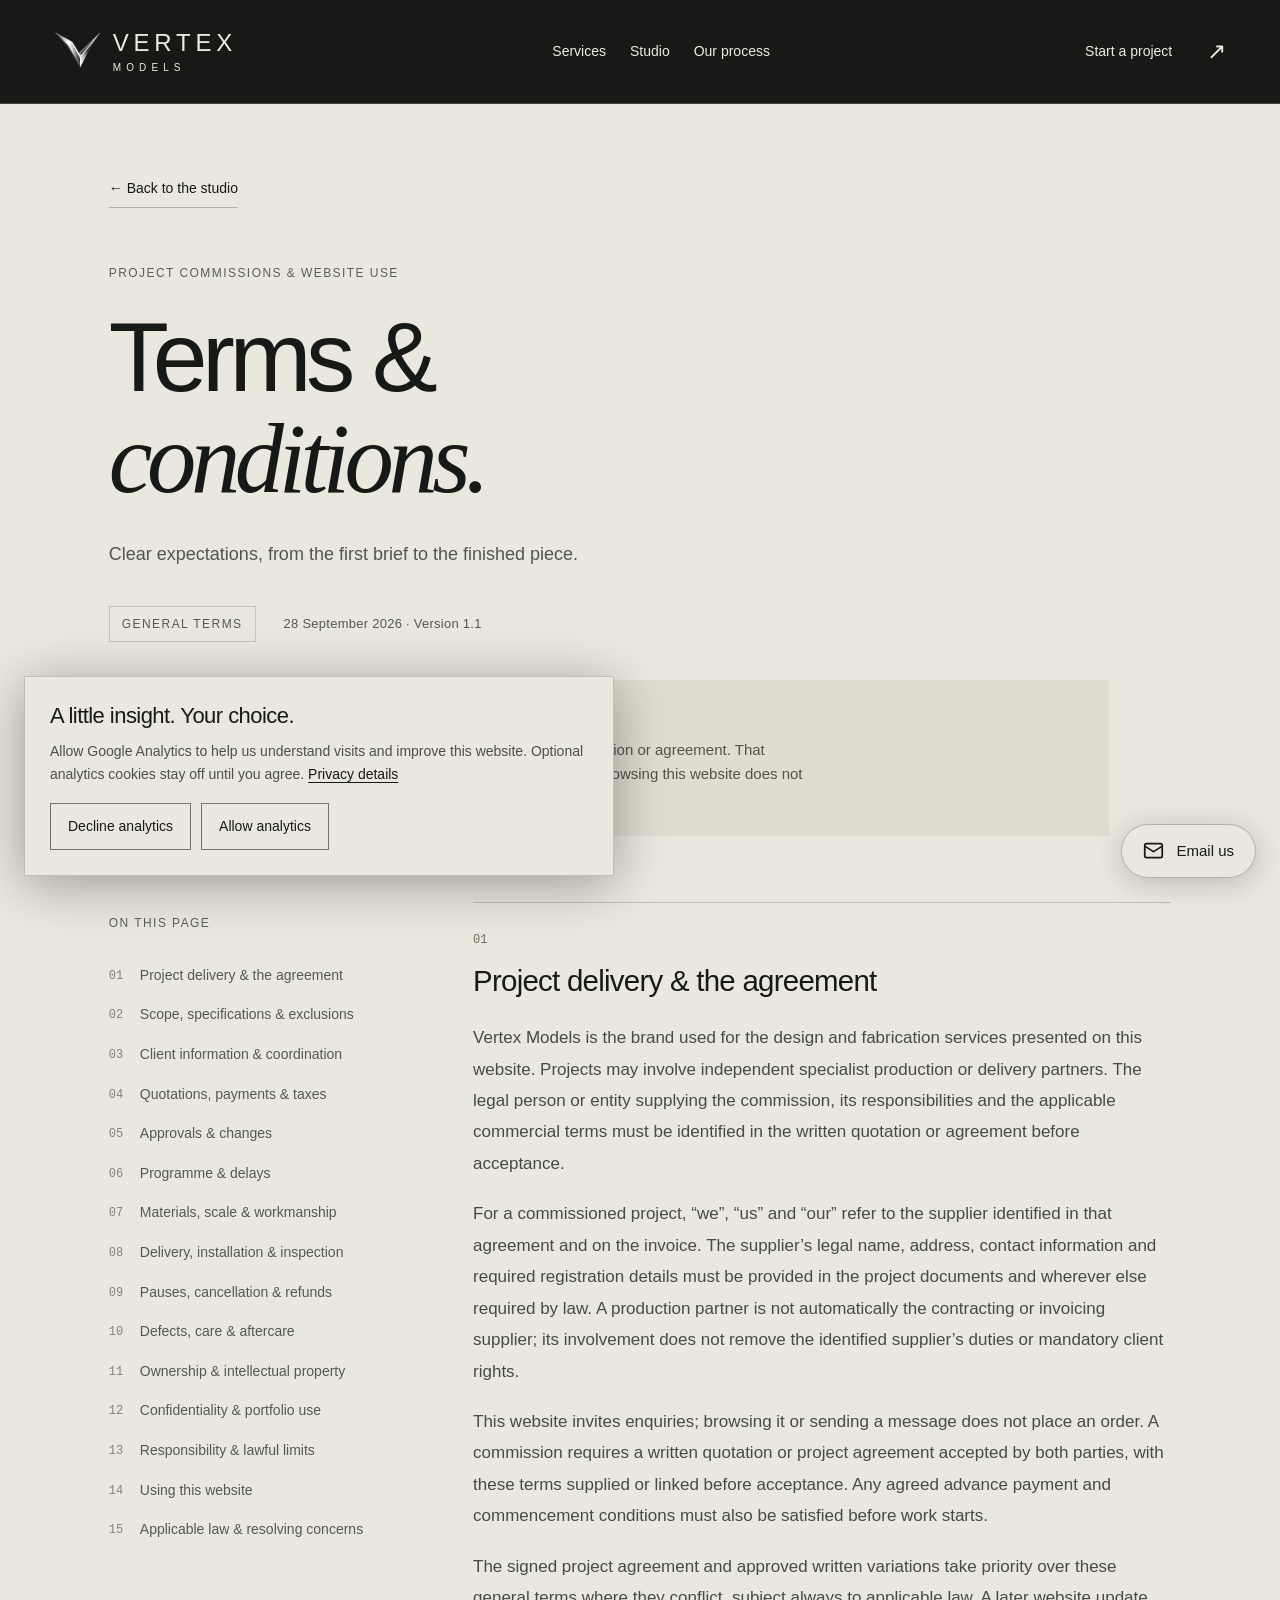
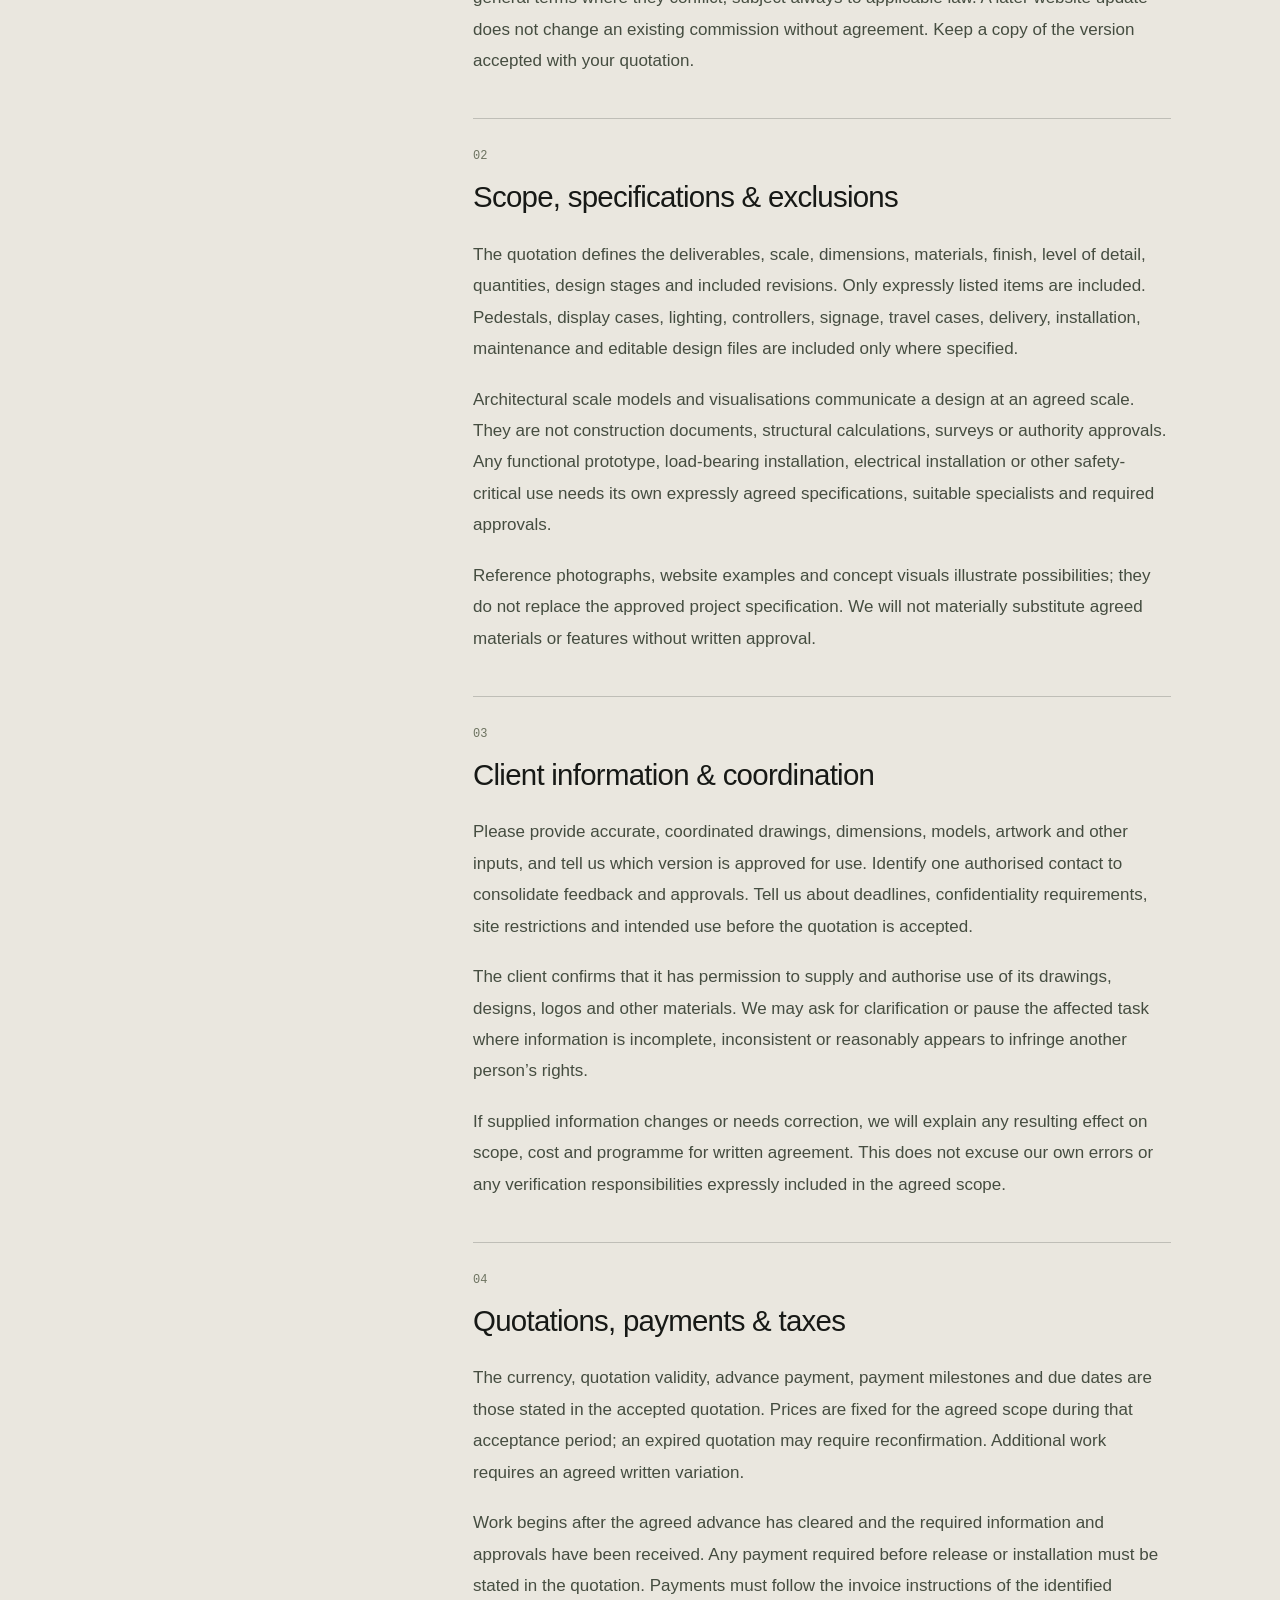
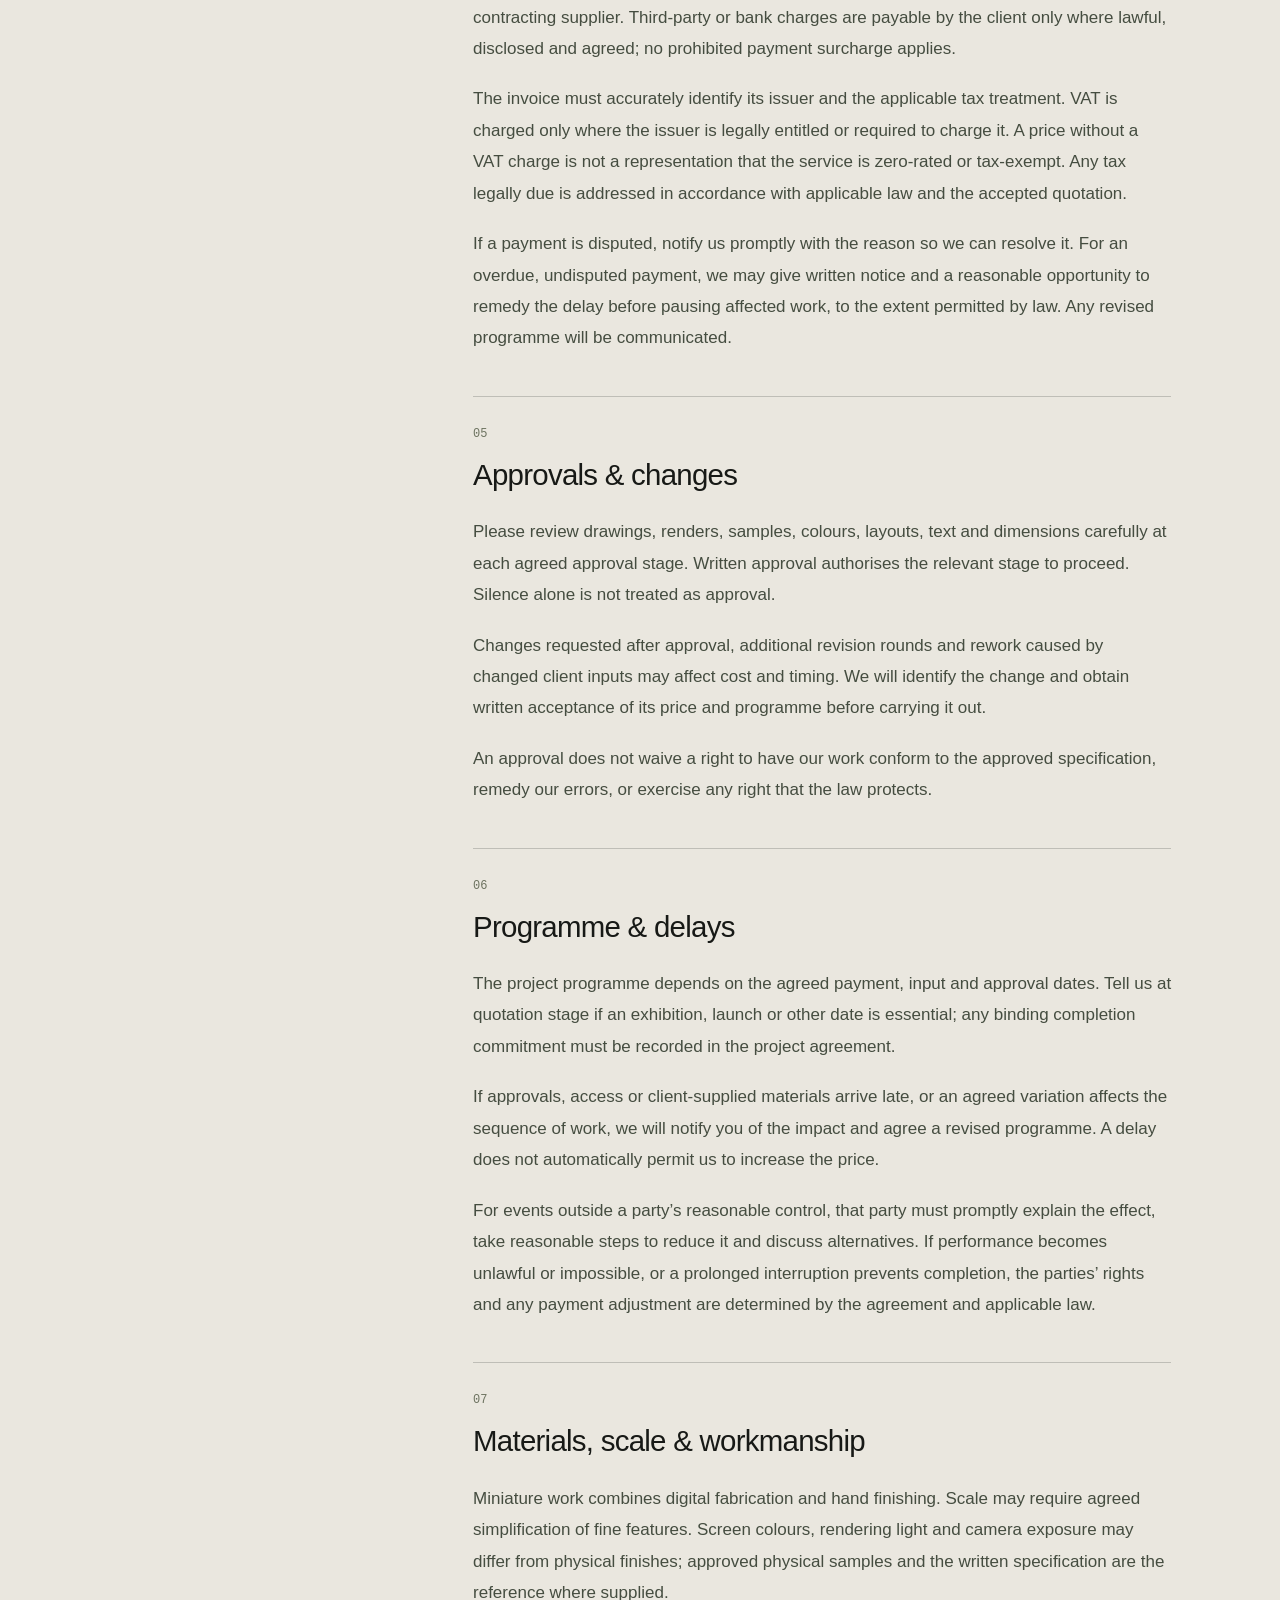
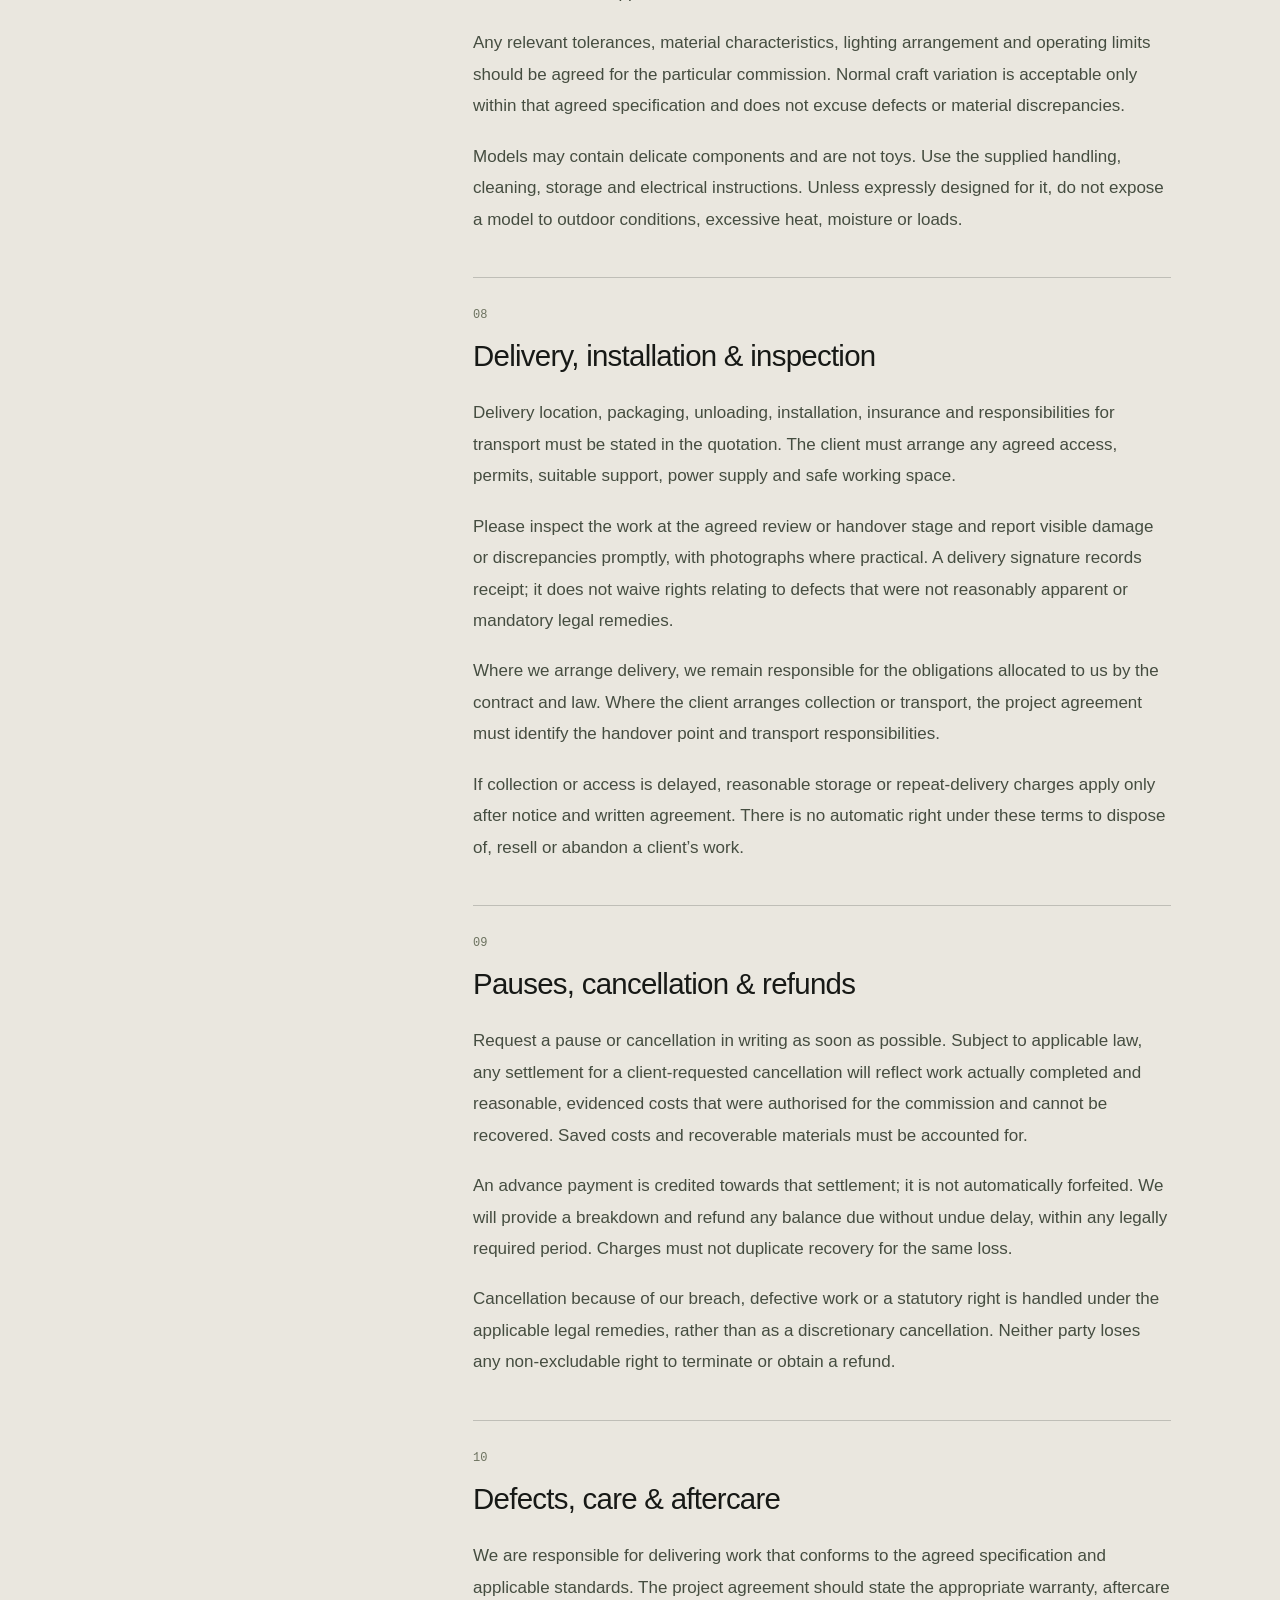
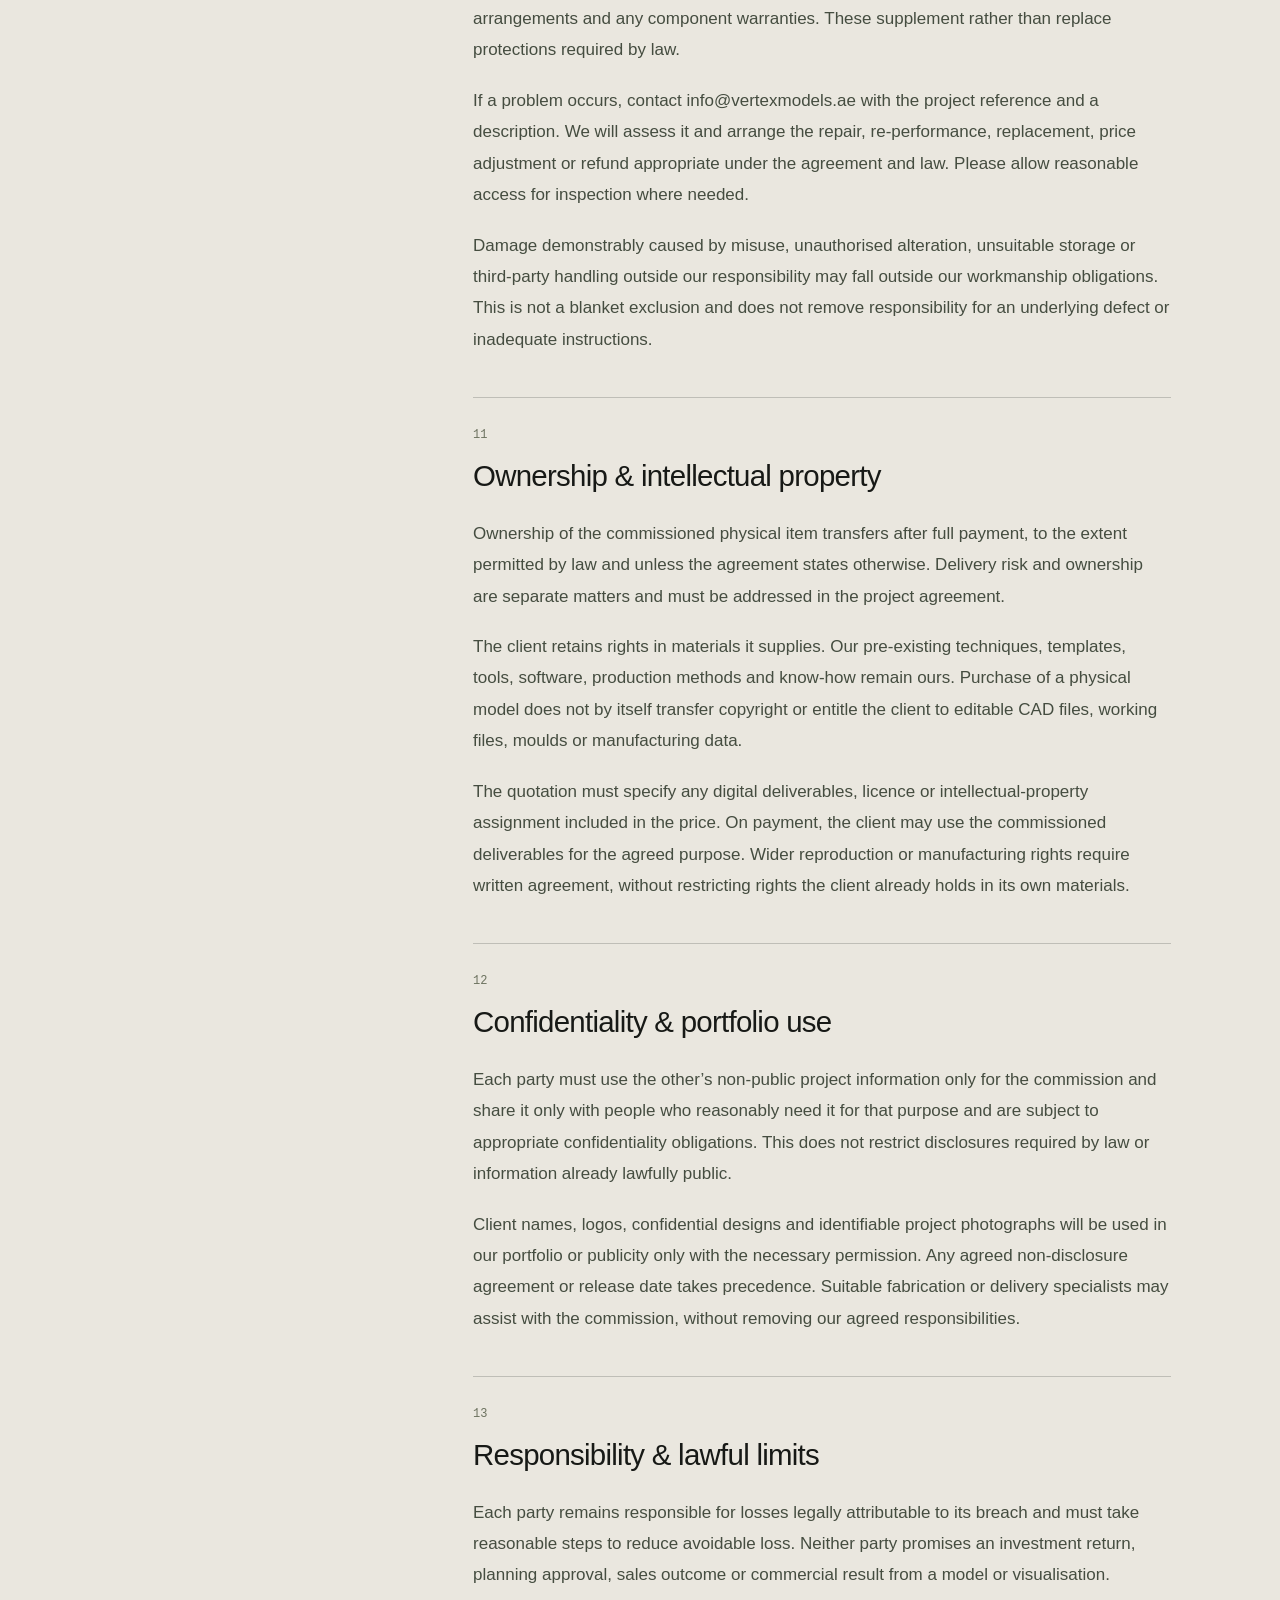
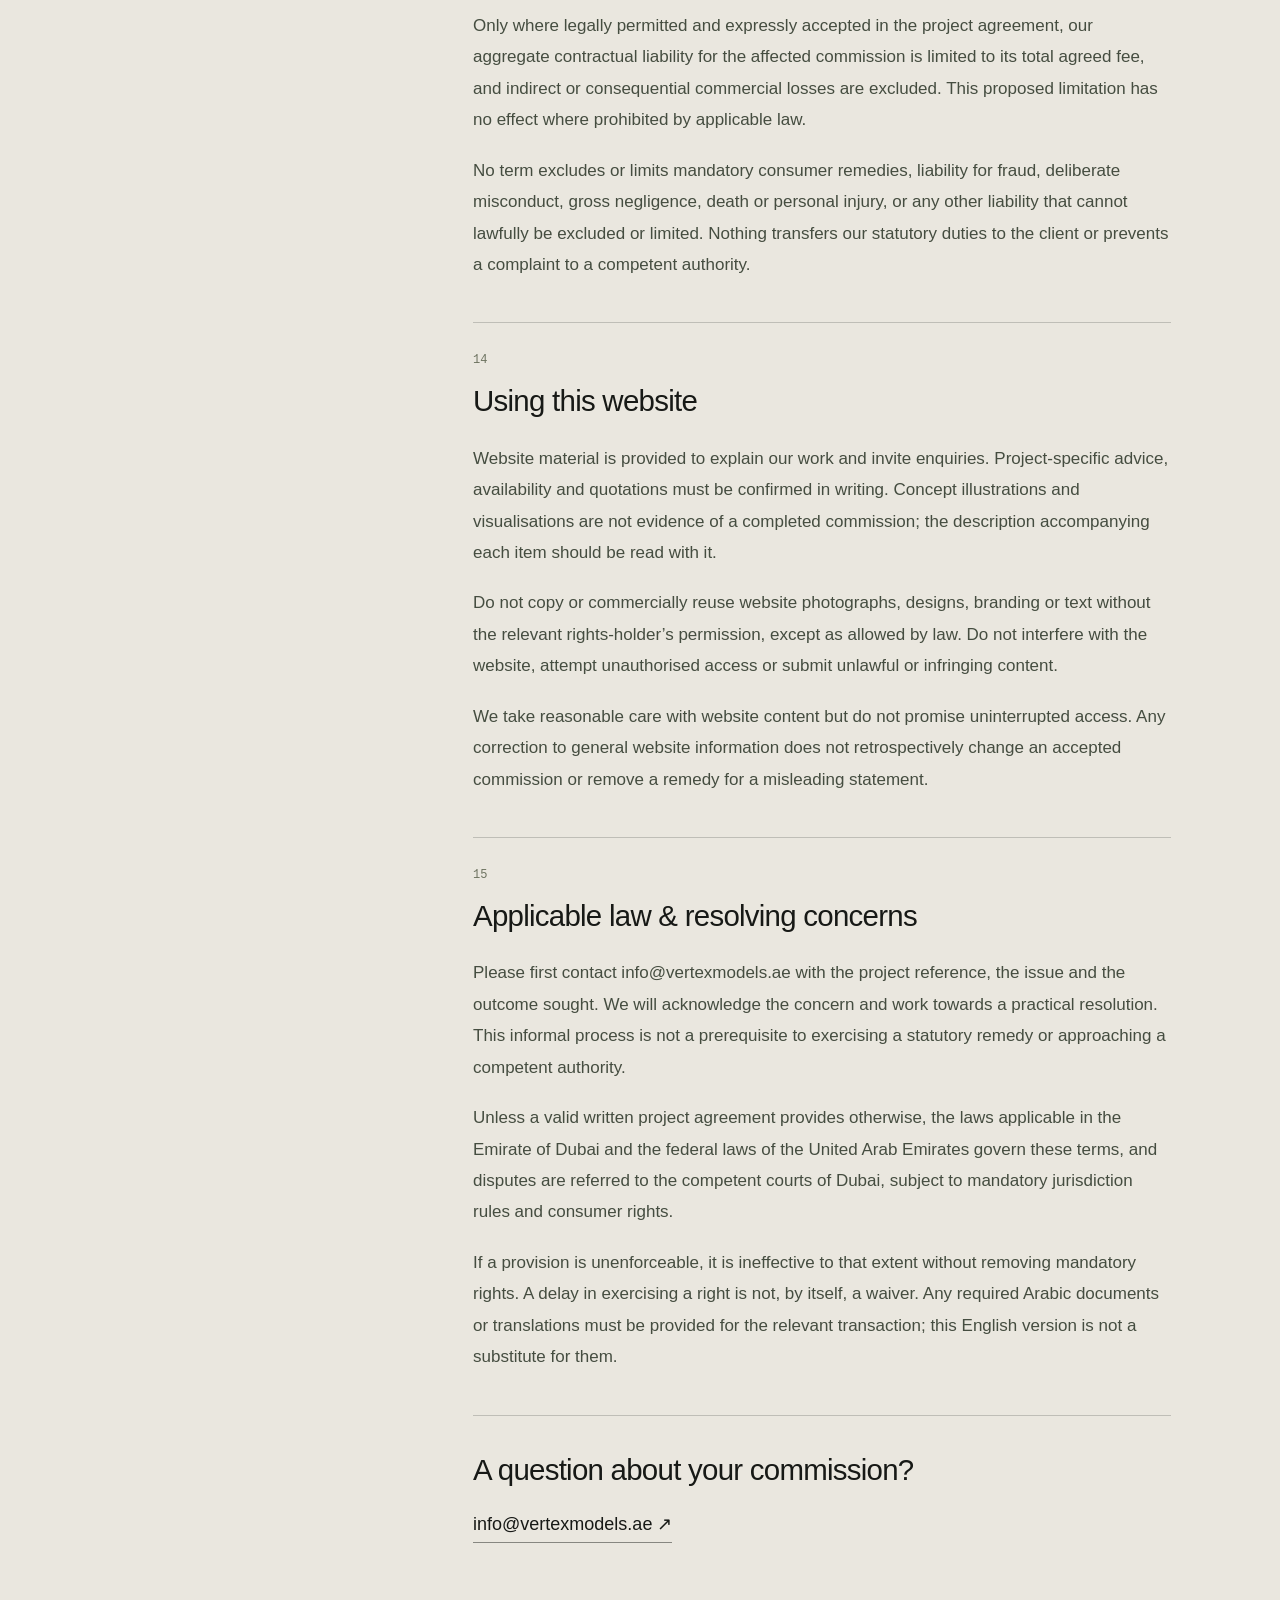
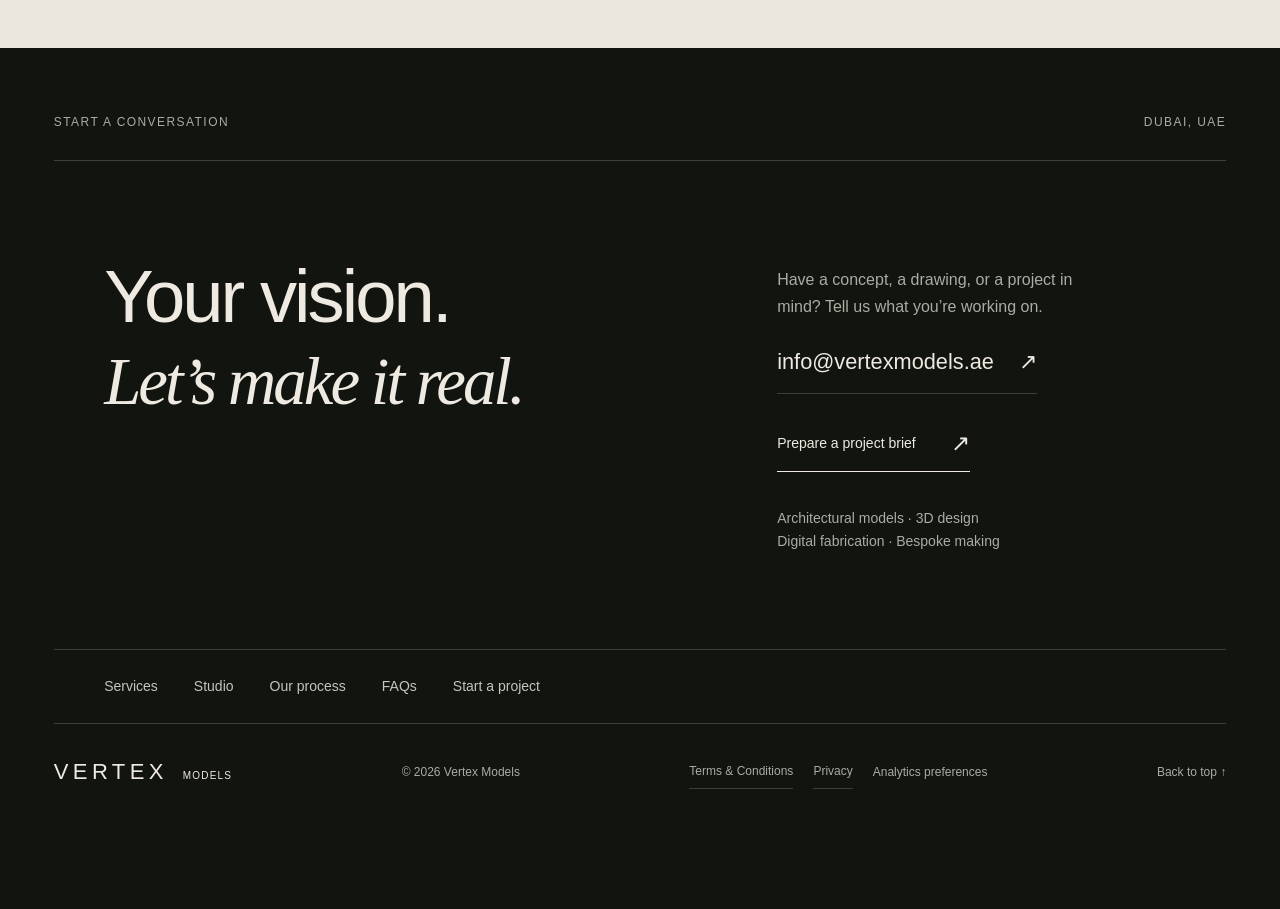
<file: terms.html>
<!DOCTYPE html><html lang="en"><head><meta charSet="utf-8"/><meta name="viewport" content="width=device-width, initial-scale=1"/><link rel="preload" href="/images/vertex-mark.png" as="image"/><link rel="stylesheet" href="/_next/static/css/index.QuBADiO-.css" data-rsc-css-href="/_next/static/css/index.QuBADiO-.css" data-precedence="vite-rsc/importer-resources"/><link rel="stylesheet" href="/_next/static/css/terms.DRhk0da2.css" data-rsc-css-href="/_next/static/css/terms.DRhk0da2.css" data-precedence="vite-rsc/importer-resources"/><link rel="modulepreload" fetchPriority="low" href="/_next/static/chunks/index-BphNCeyu.js"/><script src="/_next/static/chunks/rolldown-runtime-C60lm6uB.js" type="module" async=""></script><script src="/_next/static/chunks/framework-D_rUT4EX.js" type="module" async=""></script><script src="/_next/static/chunks/navigation-errors-By4dF-Cc.js" type="module" async=""></script><link rel="modulepreload" href="/_next/static/chunks/layout-segment-context-CZuvVCI-.js" crossorigin=""/><link rel="modulepreload" href="/_next/static/chunks/Icon-COpRllaJ.js" crossorigin=""/><link rel="modulepreload" href="/_next/static/chunks/analytics-consent-O_36Z6cu.js" crossorigin=""/><link rel="modulepreload" href="/_next/static/chunks/analytics-Bzyf-aNp.js" crossorigin=""/><title>Terms &amp; Conditions — Vertex Models</title><meta name="description" content="Terms for Vertex Models project commissions and website use."/><meta name="robots" content="index, follow"/><meta property="og:title" content="Terms &amp; Conditions — Vertex Models"/><meta property="og:description" content="Terms for Vertex Models project commissions and website use."/><meta property="og:url" content="https://vertexmodels.ae"/><meta property="og:site_name" content="Vertex Models"/><meta property="og:type" content="website"/><meta property="og:locale" content="en_AE"/><meta property="og:image" content="https://vertexmodels.ae/images/p2-50.webp"/><meta property="og:image:alt" content="Architectural villa scale model from the Vertex Models portfolio"/><meta name="twitter:card" content="summary_large_image"/><meta name="twitter:title" content="Terms &amp; Conditions — Vertex Models"/><meta name="twitter:description" content="Terms for Vertex Models project commissions and website use."/><meta name="twitter:image" content="https://vertexmodels.ae/images/p2-50.webp"/><meta name="twitter:image:alt" content="Architectural villa scale model from the Vertex Models portfolio"/><link rel="shortcut icon" href="/favicon.svg"/><link rel="icon" href="/favicon.svg"/><link rel="canonical" href="https://vertexmodels.ae/terms"/><script>Object.assign(((self[Symbol.for("vinext.navigationRuntime")]??={bootstrap:{routeManifest:null},functions:{}}).bootstrap.rsc??={rsc:[]}),{params:{},nav:{"pathname":"/terms","searchParams":[]}})</script><link rel="modulepreload" href="/_next/static/chunks/index-BphNCeyu.js" />
</head><body><a class="skip-link" href="#main">Skip to content</a><div id="top"></div><header class="site-header"><a href="/" class="brand" aria-label="Vertex Models home"><span class="brand-mark"><img src="/images/vertex-mark.png" alt=""/></span><span>VERTEX<span class="brand-sub">MODELS</span></span></a><nav class="desktop-nav" aria-label="Main navigation"><a href="/services">Services</a><a href="/studio">Studio</a><a href="/#process">Our process</a></nav><a href="/start-a-project" class="header-contact">Start a project <span aria-hidden="true">↗</span></a><details class="mobile-nav"><summary>Menu <span>＋</span></summary><nav aria-label="Mobile navigation"><a href="/services">Services</a><a href="/studio">Studio</a><a href="/#process">Our process</a><a href="/faqs">FAQs</a><a href="/start-a-project">Start a project</a></nav></details></header><main id="main" class="terms-page"><header class="terms-heading"><a class="terms-back" href="/">← Back to the studio</a><span class="section-index">PROJECT COMMISSIONS &amp; WEBSITE USE</span><h1>Terms &amp;<br/><em>conditions.</em></h1><p>Clear expectations, from the first brief to the finished piece.</p><div class="terms-meta"><span>GENERAL TERMS</span><time dateTime="2026-09-28">28 September 2026 · Version 1.1</time></div></header><aside class="terms-draft" aria-label="How these terms apply"><strong>Every commission starts with a written agreement.</strong><p>These general project terms apply when included in an accepted quotation or agreement. That document identifies the supplier, deliverables, price and programme. Browsing this website does not place an order or waive any mandatory legal rights.</p></aside><div class="terms-layout"><nav class="terms-contents" aria-label="Terms contents"><span>ON THIS PAGE</span><ol><li><a href="#agreement"><span>01</span>Project delivery &amp; the agreement</a></li><li><a href="#scope"><span>02</span>Scope, specifications &amp; exclusions</a></li><li><a href="#information"><span>03</span>Client information &amp; coordination</a></li><li><a href="#pricing"><span>04</span>Quotations, payments &amp; taxes</a></li><li><a href="#approvals"><span>05</span>Approvals &amp; changes</a></li><li><a href="#programme"><span>06</span>Programme &amp; delays</a></li><li><a href="#craft"><span>07</span>Materials, scale &amp; workmanship</a></li><li><a href="#delivery"><span>08</span>Delivery, installation &amp; inspection</a></li><li><a href="#cancellation"><span>09</span>Pauses, cancellation &amp; refunds</a></li><li><a href="#remedies"><span>10</span>Defects, care &amp; aftercare</a></li><li><a href="#ownership"><span>11</span>Ownership &amp; intellectual property</a></li><li><a href="#confidentiality"><span>12</span>Confidentiality &amp; portfolio use</a></li><li><a href="#liability"><span>13</span>Responsibility &amp; lawful limits</a></li><li><a href="#website"><span>14</span>Using this website</a></li><li><a href="#disputes"><span>15</span>Applicable law &amp; resolving concerns</a></li></ol></nav><div class="terms-sections"><section id="agreement" aria-labelledby="agreement-title"><span class="terms-number">01</span><h2 id="agreement-title">Project delivery &amp; the agreement</h2><p>Vertex Models is the brand used for the design and fabrication services presented on this website. Projects may involve independent specialist production or delivery partners. The legal person or entity supplying the commission, its responsibilities and the applicable commercial terms must be identified in the written quotation or agreement before acceptance.</p><p>For a commissioned project, “we”, “us” and “our” refer to the supplier identified in that agreement and on the invoice. The supplier’s legal name, address, contact information and required registration details must be provided in the project documents and wherever else required by law. A production partner is not automatically the contracting or invoicing supplier; its involvement does not remove the identified supplier’s duties or mandatory client rights.</p><p>This website invites enquiries; browsing it or sending a message does not place an order. A commission requires a written quotation or project agreement accepted by both parties, with these terms supplied or linked before acceptance. Any agreed advance payment and commencement conditions must also be satisfied before work starts.</p><p>The signed project agreement and approved written variations take priority over these general terms where they conflict, subject always to applicable law. A later website update does not change an existing commission without agreement. Keep a copy of the version accepted with your quotation.</p></section><section id="scope" aria-labelledby="scope-title"><span class="terms-number">02</span><h2 id="scope-title">Scope, specifications &amp; exclusions</h2><p>The quotation defines the deliverables, scale, dimensions, materials, finish, level of detail, quantities, design stages and included revisions. Only expressly listed items are included. Pedestals, display cases, lighting, controllers, signage, travel cases, delivery, installation, maintenance and editable design files are included only where specified.</p><p>Architectural scale models and visualisations communicate a design at an agreed scale. They are not construction documents, structural calculations, surveys or authority approvals. Any functional prototype, load-bearing installation, electrical installation or other safety-critical use needs its own expressly agreed specifications, suitable specialists and required approvals.</p><p>Reference photographs, website examples and concept visuals illustrate possibilities; they do not replace the approved project specification. We will not materially substitute agreed materials or features without written approval.</p></section><section id="information" aria-labelledby="information-title"><span class="terms-number">03</span><h2 id="information-title">Client information &amp; coordination</h2><p>Please provide accurate, coordinated drawings, dimensions, models, artwork and other inputs, and tell us which version is approved for use. Identify one authorised contact to consolidate feedback and approvals. Tell us about deadlines, confidentiality requirements, site restrictions and intended use before the quotation is accepted.</p><p>The client confirms that it has permission to supply and authorise use of its drawings, designs, logos and other materials. We may ask for clarification or pause the affected task where information is incomplete, inconsistent or reasonably appears to infringe another person’s rights.</p><p>If supplied information changes or needs correction, we will explain any resulting effect on scope, cost and programme for written agreement. This does not excuse our own errors or any verification responsibilities expressly included in the agreed scope.</p></section><section id="pricing" aria-labelledby="pricing-title"><span class="terms-number">04</span><h2 id="pricing-title">Quotations, payments &amp; taxes</h2><p>The currency, quotation validity, advance payment, payment milestones and due dates are those stated in the accepted quotation. Prices are fixed for the agreed scope during that acceptance period; an expired quotation may require reconfirmation. Additional work requires an agreed written variation.</p><p>Work begins after the agreed advance has cleared and the required information and approvals have been received. Any payment required before release or installation must be stated in the quotation. Payments must follow the invoice instructions of the identified contracting supplier. Third-party or bank charges are payable by the client only where lawful, disclosed and agreed; no prohibited payment surcharge applies.</p><p>The invoice must accurately identify its issuer and the applicable tax treatment. VAT is charged only where the issuer is legally entitled or required to charge it. A price without a VAT charge is not a representation that the service is zero-rated or tax-exempt. Any tax legally due is addressed in accordance with applicable law and the accepted quotation.</p><p>If a payment is disputed, notify us promptly with the reason so we can resolve it. For an overdue, undisputed payment, we may give written notice and a reasonable opportunity to remedy the delay before pausing affected work, to the extent permitted by law. Any revised programme will be communicated.</p></section><section id="approvals" aria-labelledby="approvals-title"><span class="terms-number">05</span><h2 id="approvals-title">Approvals &amp; changes</h2><p>Please review drawings, renders, samples, colours, layouts, text and dimensions carefully at each agreed approval stage. Written approval authorises the relevant stage to proceed. Silence alone is not treated as approval.</p><p>Changes requested after approval, additional revision rounds and rework caused by changed client inputs may affect cost and timing. We will identify the change and obtain written acceptance of its price and programme before carrying it out.</p><p>An approval does not waive a right to have our work conform to the approved specification, remedy our errors, or exercise any right that the law protects.</p></section><section id="programme" aria-labelledby="programme-title"><span class="terms-number">06</span><h2 id="programme-title">Programme &amp; delays</h2><p>The project programme depends on the agreed payment, input and approval dates. Tell us at quotation stage if an exhibition, launch or other date is essential; any binding completion commitment must be recorded in the project agreement.</p><p>If approvals, access or client-supplied materials arrive late, or an agreed variation affects the sequence of work, we will notify you of the impact and agree a revised programme. A delay does not automatically permit us to increase the price.</p><p>For events outside a party’s reasonable control, that party must promptly explain the effect, take reasonable steps to reduce it and discuss alternatives. If performance becomes unlawful or impossible, or a prolonged interruption prevents completion, the parties’ rights and any payment adjustment are determined by the agreement and applicable law.</p></section><section id="craft" aria-labelledby="craft-title"><span class="terms-number">07</span><h2 id="craft-title">Materials, scale &amp; workmanship</h2><p>Miniature work combines digital fabrication and hand finishing. Scale may require agreed simplification of fine features. Screen colours, rendering light and camera exposure may differ from physical finishes; approved physical samples and the written specification are the reference where supplied.</p><p>Any relevant tolerances, material characteristics, lighting arrangement and operating limits should be agreed for the particular commission. Normal craft variation is acceptable only within that agreed specification and does not excuse defects or material discrepancies.</p><p>Models may contain delicate components and are not toys. Use the supplied handling, cleaning, storage and electrical instructions. Unless expressly designed for it, do not expose a model to outdoor conditions, excessive heat, moisture or loads.</p></section><section id="delivery" aria-labelledby="delivery-title"><span class="terms-number">08</span><h2 id="delivery-title">Delivery, installation &amp; inspection</h2><p>Delivery location, packaging, unloading, installation, insurance and responsibilities for transport must be stated in the quotation. The client must arrange any agreed access, permits, suitable support, power supply and safe working space.</p><p>Please inspect the work at the agreed review or handover stage and report visible damage or discrepancies promptly, with photographs where practical. A delivery signature records receipt; it does not waive rights relating to defects that were not reasonably apparent or mandatory legal remedies.</p><p>Where we arrange delivery, we remain responsible for the obligations allocated to us by the contract and law. Where the client arranges collection or transport, the project agreement must identify the handover point and transport responsibilities.</p><p>If collection or access is delayed, reasonable storage or repeat-delivery charges apply only after notice and written agreement. There is no automatic right under these terms to dispose of, resell or abandon a client’s work.</p></section><section id="cancellation" aria-labelledby="cancellation-title"><span class="terms-number">09</span><h2 id="cancellation-title">Pauses, cancellation &amp; refunds</h2><p>Request a pause or cancellation in writing as soon as possible. Subject to applicable law, any settlement for a client-requested cancellation will reflect work actually completed and reasonable, evidenced costs that were authorised for the commission and cannot be recovered. Saved costs and recoverable materials must be accounted for.</p><p>An advance payment is credited towards that settlement; it is not automatically forfeited. We will provide a breakdown and refund any balance due without undue delay, within any legally required period. Charges must not duplicate recovery for the same loss.</p><p>Cancellation because of our breach, defective work or a statutory right is handled under the applicable legal remedies, rather than as a discretionary cancellation. Neither party loses any non-excludable right to terminate or obtain a refund.</p></section><section id="remedies" aria-labelledby="remedies-title"><span class="terms-number">10</span><h2 id="remedies-title">Defects, care &amp; aftercare</h2><p>We are responsible for delivering work that conforms to the agreed specification and applicable standards. The project agreement should state the appropriate warranty, aftercare arrangements and any component warranties. These supplement rather than replace protections required by law.</p><p>If a problem occurs, contact info@vertexmodels.ae with the project reference and a description. We will assess it and arrange the repair, re-performance, replacement, price adjustment or refund appropriate under the agreement and law. Please allow reasonable access for inspection where needed.</p><p>Damage demonstrably caused by misuse, unauthorised alteration, unsuitable storage or third-party handling outside our responsibility may fall outside our workmanship obligations. This is not a blanket exclusion and does not remove responsibility for an underlying defect or inadequate instructions.</p></section><section id="ownership" aria-labelledby="ownership-title"><span class="terms-number">11</span><h2 id="ownership-title">Ownership &amp; intellectual property</h2><p>Ownership of the commissioned physical item transfers after full payment, to the extent permitted by law and unless the agreement states otherwise. Delivery risk and ownership are separate matters and must be addressed in the project agreement.</p><p>The client retains rights in materials it supplies. Our pre-existing techniques, templates, tools, software, production methods and know-how remain ours. Purchase of a physical model does not by itself transfer copyright or entitle the client to editable CAD files, working files, moulds or manufacturing data.</p><p>The quotation must specify any digital deliverables, licence or intellectual-property assignment included in the price. On payment, the client may use the commissioned deliverables for the agreed purpose. Wider reproduction or manufacturing rights require written agreement, without restricting rights the client already holds in its own materials.</p></section><section id="confidentiality" aria-labelledby="confidentiality-title"><span class="terms-number">12</span><h2 id="confidentiality-title">Confidentiality &amp; portfolio use</h2><p>Each party must use the other’s non-public project information only for the commission and share it only with people who reasonably need it for that purpose and are subject to appropriate confidentiality obligations. This does not restrict disclosures required by law or information already lawfully public.</p><p>Client names, logos, confidential designs and identifiable project photographs will be used in our portfolio or publicity only with the necessary permission. Any agreed non-disclosure agreement or release date takes precedence. Suitable fabrication or delivery specialists may assist with the commission, without removing our agreed responsibilities.</p></section><section id="liability" aria-labelledby="liability-title"><span class="terms-number">13</span><h2 id="liability-title">Responsibility &amp; lawful limits</h2><p>Each party remains responsible for losses legally attributable to its breach and must take reasonable steps to reduce avoidable loss. Neither party promises an investment return, planning approval, sales outcome or commercial result from a model or visualisation.</p><p>Only where legally permitted and expressly accepted in the project agreement, our aggregate contractual liability for the affected commission is limited to its total agreed fee, and indirect or consequential commercial losses are excluded. This proposed limitation has no effect where prohibited by applicable law.</p><p>No term excludes or limits mandatory consumer remedies, liability for fraud, deliberate misconduct, gross negligence, death or personal injury, or any other liability that cannot lawfully be excluded or limited. Nothing transfers our statutory duties to the client or prevents a complaint to a competent authority.</p></section><section id="website" aria-labelledby="website-title"><span class="terms-number">14</span><h2 id="website-title">Using this website</h2><p>Website material is provided to explain our work and invite enquiries. Project-specific advice, availability and quotations must be confirmed in writing. Concept illustrations and visualisations are not evidence of a completed commission; the description accompanying each item should be read with it.</p><p>Do not copy or commercially reuse website photographs, designs, branding or text without the relevant rights-holder’s permission, except as allowed by law. Do not interfere with the website, attempt unauthorised access or submit unlawful or infringing content.</p><p>We take reasonable care with website content but do not promise uninterrupted access. Any correction to general website information does not retrospectively change an accepted commission or remove a remedy for a misleading statement.</p></section><section id="disputes" aria-labelledby="disputes-title"><span class="terms-number">15</span><h2 id="disputes-title">Applicable law &amp; resolving concerns</h2><p>Please first contact info@vertexmodels.ae with the project reference, the issue and the outcome sought. We will acknowledge the concern and work towards a practical resolution. This informal process is not a prerequisite to exercising a statutory remedy or approaching a competent authority.</p><p>Unless a valid written project agreement provides otherwise, the laws applicable in the Emirate of Dubai and the federal laws of the United Arab Emirates govern these terms, and disputes are referred to the competent courts of Dubai, subject to mandatory jurisdiction rules and consumer rights.</p><p>If a provision is unenforceable, it is ineffective to that extent without removing mandatory rights. A delay in exercising a right is not, by itself, a waiver. Any required Arabic documents or translations must be provided for the relevant transaction; this English version is not a substitute for them.</p></section><div class="terms-question"><h2>A question about your commission?</h2><a href="mailto:info@vertexmodels.ae">info@vertexmodels.ae ↗</a></div></div></div></main><footer id="contact" class="contact-section"><div class="eyebrow"><span>START A CONVERSATION</span><span>DUBAI, UAE</span></div><div class="contact-main"><h2>Your vision.<br/><em>Let’s make it real.</em></h2><div class="contact-info"><p>Have a concept, a drawing, or a project in mind? Tell us what you’re working on.</p><a href="mailto:info@vertexmodels.ae" class="email-link">info@vertexmodels.ae <span aria-hidden="true">↗</span></a><a href="/start-a-project" class="text-link footer-brief">Prepare a project brief <span aria-hidden="true">↗</span></a><p class="contact-small">Architectural models · 3D design<br/>Digital fabrication · Bespoke making</p></div></div><nav class="footer-explore" aria-label="Explore Vertex"><a href="/services">Services</a><a href="/studio">Studio</a><a href="/#process">Our process</a><a href="/faqs">FAQs</a><a href="/start-a-project">Start a project</a></nav><div class="footer-bottom"><a href="/" class="footer-wordmark">VERTEX<span>MODELS</span></a><span>© <!-- -->2026<!-- --> Vertex Models</span><nav class="footer-legal" aria-label="Legal"><a href="/terms">Terms &amp; Conditions</a><a href="/privacy">Privacy</a><button type="button" class="analytics-settings">Analytics preferences</button></nav><a href="#top">Back to top ↑</a></div></footer><a class="floating-contact" href="mailto:info@vertexmodels.ae?subject=Enquiry%20for%20Vertex%20Models" aria-label="Email Vertex Models at info@vertexmodels.ae" title="Email info@vertexmodels.ae"><svg xmlns="http://www.w3.org/2000/svg" width="21" height="21" viewBox="0 0 24 24" fill="none" stroke="currentColor" stroke-width="2" stroke-linecap="round" stroke-linejoin="round" class="lucide lucide-mail" aria-hidden="true"><path d="m22 7-8.991 5.727a2 2 0 0 1-2.009 0L2 7"></path><rect x="2" y="4" width="20" height="16" rx="2"></rect></svg><span>Email us</span></a><script type="module" src="/_next/static/chunks/index-BphNCeyu.js" id="_R_" async=""></script><script>((self[Symbol.for("vinext.navigationRuntime")]??={bootstrap:{routeManifest:null},functions:{}}).bootstrap.rsc??={rsc:[]}).rsc.push("0:{\"page:/terms\":\"$L1\",\"layout:/\":\"$L2\",\"route:/terms\":\"$L3\",\"__route\":\"route:/terms\",\"__interceptionContext\":null,\"__layoutIds\":[\"layout:/\"],\"__rootLayout\":\"/\",\"__bfcacheSegmentIdentities\":{\"layout:/\":\"[\\\"layout\\\",\\\"layout:/\\\",\\\"root-boundary:/\\\",\\\"\\\"]\",\"page:/terms\":\"[\\\"page\\\",\\\"page:/terms\\\",\\\"root-boundary:/\\\",\\\"[\\\\\\\"terms\\\\\\\"]\\\"]\"},\"__srcPage\":[\"terms\",\"page\"],\"__layoutFlags\":{\"layout:/\":\"s\"},\"__artifactCompatibility\":{\"schemaVersion\":1,\"graphVersion\":\"app-route-graph:5a63e8001b397b10\",\"deploymentVersion\":\"0d242c21-e4d9-4183-95a6-eeb4d38b5953\",\"appElementsSchemaVersion\":1,\"rscPayloadSchemaVersion\":1,\"rootBoundaryId\":\"/\",\"renderEpoch\":null}}\n")</script><script>((self[Symbol.for("vinext.navigationRuntime")]??={bootstrap:{routeManifest:null},functions:{}}).bootstrap.rsc??={rsc:[]}).rsc.push("4:I[\"d78cf13b12d2\",[],\"Children\",1]\n")</script><script>((self[Symbol.for("vinext.navigationRuntime")]??={bootstrap:{routeManifest:null},functions:{}}).bootstrap.rsc??={rsc:[]}).rsc.push("5:I[\"61bd68617267\",[],\"default\",1]\n")</script><script>((self[Symbol.for("vinext.navigationRuntime")]??={bootstrap:{routeManifest:null},functions:{}}).bootstrap.rsc??={rsc:[]}).rsc.push("6:I[\"eede81f5ed37\",[],\"AnalyticsConsent\",1]\n")</script><script>((self[Symbol.for("vinext.navigationRuntime")]??={bootstrap:{routeManifest:null},functions:{}}).bootstrap.rsc??={rsc:[]}).rsc.push("7:I[\"704cdca18586\",[],\"GlobalErrorBoundary\",1]\n")</script><script>((self[Symbol.for("vinext.navigationRuntime")]??={bootstrap:{routeManifest:null},functions:{}}).bootstrap.rsc??={rsc:[]}).rsc.push("8:I[\"583f8a064e38\",[],\"default\",1]\n")</script><script>((self[Symbol.for("vinext.navigationRuntime")]??={bootstrap:{routeManifest:null},functions:{}}).bootstrap.rsc??={rsc:[]}).rsc.push("9:I[\"704cdca18586\",[],\"ErrorBoundary\",1]\n")</script><script>((self[Symbol.for("vinext.navigationRuntime")]??={bootstrap:{routeManifest:null},functions:{}}).bootstrap.rsc??={rsc:[]}).rsc.push("a:I[\"3b21ce3da5ba\",[],\"LayoutSegmentProvider\",1]\n")</script><script>((self[Symbol.for("vinext.navigationRuntime")]??={bootstrap:{routeManifest:null},functions:{}}).bootstrap.rsc??={rsc:[]}).rsc.push("b:I[\"d78cf13b12d2\",[],\"Slot\",1]\n")</script><script>((self[Symbol.for("vinext.navigationRuntime")]??={bootstrap:{routeManifest:null},functions:{}}).bootstrap.rsc??={rsc:[]}).rsc.push("c:I[\"704cdca18586\",[],\"NotFoundBoundary\",1]\n")</script><script>((self[Symbol.for("vinext.navigationRuntime")]??={bootstrap:{routeManifest:null},functions:{}}).bootstrap.rsc??={rsc:[]}).rsc.push(":HL[\"/_next/static/css/index.QuBADiO-.css\",\"style\"     ]\n")</script><script>((self[Symbol.for("vinext.navigationRuntime")]??={bootstrap:{routeManifest:null},functions:{}}).bootstrap.rsc??={rsc:[]}).rsc.push(":HL[\"/images/vertex-mark.png\",\"image\"]\n")</script><script>((self[Symbol.for("vinext.navigationRuntime")]??={bootstrap:{routeManifest:null},functions:{}}).bootstrap.rsc??={rsc:[]}).rsc.push("2:[[[\"$\",\"link\",\"css:/_next/static/css/index.QuBADiO-.css\",{\"rel\":\"stylesheet\",\"precedence\":\"vite-rsc/importer-resources\",\"href\":\"/_next/static/css/index.QuBADiO-.css\",\"data-rsc-css-href\":\"/_next/static/css/index.QuBADiO-.css\"}],\"$undefined\"],[\"$\",\"html\",null,{\"lang\":\"en\",\"children\":[\"$\",\"body\",null,{\"children\":[[\"$\",\"a\",null,{\"className\":\"skip-link\",\"href\":\"#main\",\"children\":\"Skip to content\"}],[\"$\",\"$L4\",null,{}],[\"$\",\"a\",null,{\"className\":\"floating-contact\",\"href\":\"mailto:info@vertexmodels.ae?subject=Enquiry%20for%20Vertex%20Models\",\"aria-label\":\"Email Vertex Models at info@vertexmodels.ae\",\"title\":\"Email info@vertexmodels.ae\",\"children\":[[\"$\",\"$L5\",null,{\"ref\":\"$undefined\",\"iconNode\":[[\"path\",{\"d\":\"m22 7-8.991 5.727a2 2 0 0 1-2.009 0L2 7\",\"key\":\"132q7q\"}],[\"rect\",{\"x\":\"2\",\"y\":\"4\",\"width\":\"20\",\"height\":\"16\",\"rx\":\"2\",\"key\":\"izxlao\"}]],\"className\":\"lucide-mail\",\"size\":21,\"aria-hidden\":\"true\"}],[\"$\",\"span\",null,{\"children\":\"Email us\"}]]}],[\"$\",\"$L6\",null,{}]]}]}]]\n")</script><script>((self[Symbol.for("vinext.navigationRuntime")]??={bootstrap:{routeManifest:null},functions:{}}).bootstrap.rsc??={rsc:[]}).rsc.push("3:[[[\"$\",\"meta\",null,{\"charSet\":\"utf-8\"}],[[\"$\",\"title\",\"0\",{\"children\":\"Terms \u0026 Conditions — Vertex Models\"}],[\"$\",\"meta\",\"1\",{\"name\":\"description\",\"content\":\"Terms for Vertex Models project commissions and website use.\"}],[\"$\",\"meta\",\"2\",{\"name\":\"robots\",\"content\":\"index, follow\"}],[\"$\",\"meta\",\"3\",{\"property\":\"og:title\",\"content\":\"Terms \u0026 Conditions — Vertex Models\"}],[\"$\",\"meta\",\"4\",{\"property\":\"og:description\",\"content\":\"Terms for Vertex Models project commissions and website use.\"}],[\"$\",\"meta\",\"5\",{\"property\":\"og:url\",\"content\":\"https://vertexmodels.ae\"}],[\"$\",\"meta\",\"6\",{\"property\":\"og:site_name\",\"content\":\"Vertex Models\"}],[\"$\",\"meta\",\"7\",{\"property\":\"og:type\",\"content\":\"website\"}],[\"$\",\"meta\",\"8\",{\"property\":\"og:locale\",\"content\":\"en_AE\"}],[\"$\",\"meta\",\"9\",{\"property\":\"og:image\",\"content\":\"https://vertexmodels.ae/images/p2-50.webp\"}],[\"$\",\"meta\",\"10\",{\"property\":\"og:image:alt\",\"content\":\"Architectural villa scale model from the Vertex Models portfolio\"}],[\"$\",\"meta\",\"11\",{\"name\":\"twitter:card\",\"content\":\"summary_large_image\"}],[\"$\",\"meta\",\"12\",{\"name\":\"twitter:title\",\"content\":\"Terms \u0026 Conditions — Vertex Models\"}],[\"$\",\"meta\",\"13\",{\"name\":\"twitter:description\",\"content\":\"Terms for Vertex Models project commissions and website use.\"}],[\"$\",\"meta\",\"14\",{\"name\":\"twitter:image\",\"content\":\"https://vertexmodels.ae/images/p2-50.webp\"}],[\"$\",\"meta\",\"15\",{\"name\":\"twitter:image:alt\",\"content\":\"Architectural villa scale model from the Vertex Models portfolio\"}],[\"$\",\"link\",\"16\",{\"data-vinext-streamed-icon\":\"$undefined\",\"rel\":\"shortcut icon\",\"href\":\"/favicon.svg\",\"type\":\"$undefined\",\"sizes\":\"$undefined\",\"color\":\"$undefined\",\"media\":\"$undefined\",\"fetchPriority\":\"$undefined\"}],[\"$\",\"link\",\"17\",{\"data-vinext-streamed-icon\":\"$undefined\",\"rel\":\"icon\",\"href\":\"/favicon.svg\",\"type\":\"$undefined\",\"sizes\":\"$undefined\",\"color\":\"$undefined\",\"media\":\"$undefined\",\"fetchPriority\":\"$undefined\"}],[\"$\",\"link\",\"18\",{\"rel\":\"canonical\",\"href\":\"https://vertexmodels.ae/terms\"}]],[[\"$\",\"meta\",\"0\",{\"name\":\"viewport\",\"content\":\"width=device-width, initial-scale=1\"}]]],[\"$\",\"$L7\",null,{\"fallback\":\"$8\",\"children\":[\"$\",\"$L9\",null,{\"fallback\":\"$8\",\"children\":[\"$\",\"$La\",null,{\"providerId\":\"layout:/\",\"segmentMap\":{\"children\":[\"terms\"]},\"children\":[\"$\",\"$Lb\",null,{\"id\":\"layout:/\",\"parallelSlots\":\"$undefined\",\"children\":[\"$\",\"$Lc\",null,{\"resetKey\":\"terms\",\"fallback\":[[\"$\",\"header\",null,{\"className\":\"site-header\",\"children\":[[\"$\",\"a\",null,{\"href\":\"/\",\"className\":\"brand\",\"aria-label\":\"Vertex Models home\",\"children\":[[\"$\",\"span\",null,{\"className\":\"brand-mark\",\"children\":[\"$\",\"img\",null,{\"src\":\"/images/vertex-mark.png\",\"alt\":\"\"}]}],[\"$\",\"span\",null,{\"children\":[\"VERTEX\",[\"$\",\"span\",null,{\"className\":\"brand-sub\",\"children\":\"MODELS\"}]]}]]}],[\"$\",\"nav\",null,{\"className\":\"desktop-nav\",\"aria-label\":\"Main navigation\",\"children\":[[\"$\",\"a\",null,{\"href\":\"/services\",\"children\":\"Services\"}],[\"$\",\"a\",null,{\"href\":\"/studio\",\"children\":\"Studio\"}],[\"$\",\"a\",null,{\"href\":\"/#process\",\"children\":\"Our process\"}]]}],[\"$\",\"a\",null,{\"href\":\"/start-a-project\",\"className\":\"header-contact\",\"children\":[\"Start a project \",[\"$\",\"span\",null,{\"aria-hidden\":\"true\",\"children\":\"↗\"}]]}],[\"$\",\"details\",null,{\"className\":\"mobile-nav\",\"children\":[[\"$\",\"summary\",null,{\"children\":[\"Menu \",[\"$\",\"span\",null,{\"children\":\"＋\"}]]}],[\"$\",\"nav\",null,{\"aria-label\":\"Mobile navigation\",\"children\":[[\"$\",\"a\",null,{\"href\":\"/services\",\"children\":\"Services\"}],[\"$\",\"a\",null,{\"href\":\"/studio\",\"children\":\"Studio\"}],[\"$\",\"a\",null,{\"href\":\"/#process\",\"children\":\"Our process\"}],[\"$\",\"a\",null,{\"href\":\"/faqs\",\"children\":\"FAQs\"}],[\"$\",\"a\",null,{\"href\":\"/start-a-project\",\"children\":\"Start a project\"}]]}]]}]]}],[\"$\",\"main\",null,{\"id\":\"main\",\"className\":\"not-found\",\"children\":[[\"$\",\"span\",null,{\"className\":\"section-index\",\"children\":\"404 / OUTSIDE THE FRAME\"}],[\"$\",\"h1\",null,{\"children\":[\"This page\",[\"$\",\"br\",null,{}],[\"$\",\"em\",null,{\"children\":\"isn’t here.\"}]]}],[\"$\",\"a\",null,{\"href\":\"/services\",\"className\":\"text-link\",\"children\":\"Explore our services ↗\"}]]}],[\"$\",\"footer\",null,{\"id\":\"contact\",\"className\":\"contact-section\",\"children\":[[\"$\",\"div\",null,{\"className\":\"eyebrow\",\"children\":[[\"$\",\"span\",null,{\"children\":\"START A CONVERSATION\"}],[\"$\",\"span\",null,{\"children\":\"DUBAI, UAE\"}]]}],[\"$\",\"div\",null,{\"className\":\"contact-main\",\"children\":[[\"$\",\"h2\",null,{\"children\":[\"Your vision.\",[\"$\",\"br\",null,{}],[\"$\",\"em\",null,{\"children\":\"Let’s make it real.\"}]]}],[\"$\",\"div\",null,{\"className\":\"contact-info\",\"children\":[[\"$\",\"p\",null,{\"children\":\"Have a concept, a drawing, or a project in mind? Tell us what you’re working on.\"}],[\"$\",\"a\",null,{\"href\":\"mailto:info@vertexmodels.ae\",\"className\":\"email-link\",\"children\":[\"info@vertexmodels.ae \",[\"$\",\"span\",null,{\"aria-hidden\":\"true\",\"children\":\"↗\"}]]}],[\"$\",\"a\",null,{\"href\":\"/start-a-project\",\"className\":\"text-link footer-brief\",\"children\":[\"Prepare a project brief \",\"$Ld\"]}],\"$Le\"]}]]}],\"$Lf\",\"$L10\"]}]],\"children\":\"$L11\"}]}]}]}]}],null,null]\n")</script><script>((self[Symbol.for("vinext.navigationRuntime")]??={bootstrap:{routeManifest:null},functions:{}}).bootstrap.rsc??={rsc:[]}).rsc.push("12:I[\"eede81f5ed37\",[],\"AnalyticsSettings\",1]\n")</script><script>((self[Symbol.for("vinext.navigationRuntime")]??={bootstrap:{routeManifest:null},functions:{}}).bootstrap.rsc??={rsc:[]}).rsc.push("13:I[\"dc3d79559167\",[],\"AppRouterScrollTarget\",1]\n")</script><script>((self[Symbol.for("vinext.navigationRuntime")]??={bootstrap:{routeManifest:null},functions:{}}).bootstrap.rsc??={rsc:[]}).rsc.push("14:I[\"704cdca18586\",[],\"RedirectBoundary\",1]\n")</script><script>((self[Symbol.for("vinext.navigationRuntime")]??={bootstrap:{routeManifest:null},functions:{}}).bootstrap.rsc??={rsc:[]}).rsc.push("d:[\"$\",\"span\",null,{\"aria-hidden\":\"true\",\"children\":\"↗\"}]\n")</script><script>((self[Symbol.for("vinext.navigationRuntime")]??={bootstrap:{routeManifest:null},functions:{}}).bootstrap.rsc??={rsc:[]}).rsc.push("e:[\"$\",\"p\",null,{\"className\":\"contact-small\",\"children\":[\"Architectural models · 3D design\",[\"$\",\"br\",null,{}],\"Digital fabrication · Bespoke making\"]}]\n")</script><script>((self[Symbol.for("vinext.navigationRuntime")]??={bootstrap:{routeManifest:null},functions:{}}).bootstrap.rsc??={rsc:[]}).rsc.push("f:[\"$\",\"nav\",null,{\"className\":\"footer-explore\",\"aria-label\":\"Explore Vertex\",\"children\":[[\"$\",\"a\",null,{\"href\":\"/services\",\"children\":\"Services\"}],[\"$\",\"a\",null,{\"href\":\"/studio\",\"children\":\"Studio\"}],[\"$\",\"a\",null,{\"href\":\"/#process\",\"children\":\"Our process\"}],[\"$\",\"a\",null,{\"href\":\"/faqs\",\"children\":\"FAQs\"}],[\"$\",\"a\",null,{\"href\":\"/start-a-project\",\"children\":\"Start a project\"}]]}]\n")</script><script>((self[Symbol.for("vinext.navigationRuntime")]??={bootstrap:{routeManifest:null},functions:{}}).bootstrap.rsc??={rsc:[]}).rsc.push("10:[\"$\",\"div\",null,{\"className\":\"footer-bottom\",\"children\":[[\"$\",\"a\",null,{\"href\":\"/\",\"className\":\"footer-wordmark\",\"children\":[\"VERTEX\",[\"$\",\"span\",null,{\"children\":\"MODELS\"}]]}],[\"$\",\"span\",null,{\"children\":[\"© \",2026,\" Vertex Models\"]}],[\"$\",\"nav\",null,{\"className\":\"footer-legal\",\"aria-label\":\"Legal\",\"children\":[[\"$\",\"a\",null,{\"href\":\"/terms\",\"children\":\"Terms \u0026 Conditions\"}],[\"$\",\"a\",null,{\"href\":\"/privacy\",\"children\":\"Privacy\"}],[\"$\",\"$L12\",null,{}]]}],[\"$\",\"a\",null,{\"href\":\"#top\",\"children\":\"Back to top ↑\"}]]}]\n")</script><script>((self[Symbol.for("vinext.navigationRuntime")]??={bootstrap:{routeManifest:null},functions:{}}).bootstrap.rsc??={rsc:[]}).rsc.push("11:[\"$\",\"$Lc\",null,{\"resetKey\":\"[\\\"terms\\\"]\",\"fallback\":[[\"$\",\"header\",null,{\"className\":\"site-header\",\"children\":[[\"$\",\"a\",null,{\"href\":\"/\",\"className\":\"brand\",\"aria-label\":\"Vertex Models home\",\"children\":[[\"$\",\"span\",null,{\"className\":\"brand-mark\",\"children\":[\"$\",\"img\",null,{\"src\":\"/images/vertex-mark.png\",\"alt\":\"\"}]}],[\"$\",\"span\",null,{\"children\":[\"VERTEX\",[\"$\",\"span\",null,{\"className\":\"brand-sub\",\"children\":\"MODELS\"}]]}]]}],[\"$\",\"nav\",null,{\"className\":\"desktop-nav\",\"aria-label\":\"Main navigation\",\"children\":[[\"$\",\"a\",null,{\"href\":\"/services\",\"children\":\"Services\"}],[\"$\",\"a\",null,{\"href\":\"/studio\",\"children\":\"Studio\"}],[\"$\",\"a\",null,{\"href\":\"/#process\",\"children\":\"Our process\"}]]}],[\"$\",\"a\",null,{\"href\":\"/start-a-project\",\"className\":\"header-contact\",\"children\":[\"Start a project \",[\"$\",\"span\",null,{\"aria-hidden\":\"true\",\"children\":\"↗\"}]]}],[\"$\",\"details\",null,{\"className\":\"mobile-nav\",\"children\":[[\"$\",\"summary\",null,{\"children\":[\"Menu \",[\"$\",\"span\",null,{\"children\":\"＋\"}]]}],[\"$\",\"nav\",null,{\"aria-label\":\"Mobile navigation\",\"children\":[[\"$\",\"a\",null,{\"href\":\"/services\",\"children\":\"Services\"}],[\"$\",\"a\",null,{\"href\":\"/studio\",\"children\":\"Studio\"}],[\"$\",\"a\",null,{\"href\":\"/#process\",\"children\":\"Our process\"}],[\"$\",\"a\",null,{\"href\":\"/faqs\",\"children\":\"FAQs\"}],[\"$\",\"a\",null,{\"href\":\"/start-a-project\",\"children\":\"Start a project\"}]]}]]}]]}],[\"$\",\"main\",null,{\"id\":\"main\",\"className\":\"not-found\",\"children\":[[\"$\",\"span\",null,{\"className\":\"section-index\",\"children\":\"404 / OUTSIDE THE FRAME\"}],[\"$\",\"h1\",null,{\"children\":[\"This page\",[\"$\",\"br\",null,{}],[\"$\",\"em\",null,{\"children\":\"isn’t here.\"}]]}],[\"$\",\"a\",null,{\"href\":\"/services\",\"className\":\"text-link\",\"children\":\"Explore our services ↗\"}]]}],[\"$\",\"footer\",null,{\"id\":\"contact\",\"className\":\"contact-section\",\"children\":[[\"$\",\"div\",null,{\"className\":\"eyebrow\",\"children\":[[\"$\",\"span\",null,{\"children\":\"START A CONVERSATION\"}],[\"$\",\"span\",null,{\"children\":\"DUBAI, UAE\"}]]}],[\"$\",\"div\",null,{\"className\":\"contact-main\",\"children\":[[\"$\",\"h2\",null,{\"children\":[\"Your vision.\",[\"$\",\"br\",null,{}],[\"$\",\"em\",null,{\"children\":\"Let’s make it real.\"}]]}],[\"$\",\"div\",null,{\"className\":\"contact-info\",\"children\":[[\"$\",\"p\",null,{\"children\":\"Have a concept, a drawing, or a project in mind? Tell us what you’re working on.\"}],[\"$\",\"a\",null,{\"href\":\"mailto:info@vertexmodels.ae\",\"className\":\"email-link\",\"children\":[\"info@vertexmodels.ae \",[\"$\",\"span\",null,{\"aria-hidden\":\"true\",\"children\":\"↗\"}]]}],[\"$\",\"a\",null,{\"href\":\"/start-a-project\",\"className\":\"text-link footer-brief\",\"children\":[\"Prepare a project brief \",[\"$\",\"span\",null,{\"aria-hidden\":\"true\",\"children\":\"↗\"}]]}],[\"$\",\"p\",null,{\"className\":\"contact-small\",\"children\":[\"Architectural models · 3D design\",[\"$\",\"br\",null,{}],\"Digital fabrication · Bespoke making\"]}]]}]]}],[\"$\",\"nav\",null,{\"className\":\"footer-explore\",\"aria-label\":\"Explore Vertex\",\"children\":[[\"$\",\"a\",null,{\"href\":\"/services\",\"children\":\"Services\"}],[\"$\",\"a\",null,{\"href\":\"/studio\",\"children\":\"Studio\"}],[\"$\",\"a\",null,{\"href\":\"/#process\",\"children\":\"Our process\"}],[\"$\",\"a\",null,{\"href\":\"/faqs\",\"children\":\"FAQs\"}],[\"$\",\"a\",null,{\"href\":\"/start-a-project\",\"children\":\"Start a project\"}]]}],[\"$\",\"div\",null,{\"className\":\"footer-bottom\",\"children\":[[\"$\",\"a\",null,{\"href\":\"/\",\"className\":\"footer-wordmark\",\"children\":[\"VERTEX\",[\"$\",\"span\",null,{\"children\":\"MODELS\"}]]}],[\"$\",\"span\",null,{\"children\":[\"© \",2026,\" Vertex Models\"]}],[\"$\",\"nav\",null,{\"className\":\"footer-legal\",\"aria-label\":\"Legal\",\"children\":[[\"$\",\"a\",null,{\"href\":\"/terms\",\"children\":\"Terms \u0026 Conditions\"}],[\"$\",\"a\",null,{\"href\":\"/privacy\",\"children\":\"Privacy\"}],[\"$\",\"$L12\",null,{}]]}],[\"$\",\"a\",null,{\"href\":\"#top\",\"children\":\"Back to top ↑\"}]]}]]}]],\"children\":[\"$\",\"$L13\",null,{\"children\":[\"$\",\"$L14\",null,{\"children\":[[\"$\",\"$La\",null,{\"providerId\":\"page:/terms\",\"segmentMap\":{\"children\":[\"__PAGE__\"]},\"children\":[\"$\",\"$Lb\",null,{\"id\":\"page:/terms\"}]}],null]}]}]}]\n")</script><script>((self[Symbol.for("vinext.navigationRuntime")]??={bootstrap:{routeManifest:null},functions:{}}).bootstrap.rsc??={rsc:[]}).rsc.push(":HL[\"/_next/static/css/terms.DRhk0da2.css\",\"style\"     ]\n")</script><script>((self[Symbol.for("vinext.navigationRuntime")]??={bootstrap:{routeManifest:null},functions:{}}).bootstrap.rsc??={rsc:[]}).rsc.push("1:[[[\"$\",\"link\",\"css:/_next/static/css/terms.DRhk0da2.css\",{\"rel\":\"stylesheet\",\"precedence\":\"vite-rsc/importer-resources\",\"href\":\"/_next/static/css/terms.DRhk0da2.css\",\"data-rsc-css-href\":\"/_next/static/css/terms.DRhk0da2.css\"}],\"$undefined\"],[[\"$\",\"div\",null,{\"id\":\"top\"}],[\"$\",\"header\",null,{\"className\":\"site-header\",\"children\":[[\"$\",\"a\",null,{\"href\":\"/\",\"className\":\"brand\",\"aria-label\":\"Vertex Models home\",\"children\":[[\"$\",\"span\",null,{\"className\":\"brand-mark\",\"children\":[\"$\",\"img\",null,{\"src\":\"/images/vertex-mark.png\",\"alt\":\"\"}]}],[\"$\",\"span\",null,{\"children\":[\"VERTEX\",[\"$\",\"span\",null,{\"className\":\"brand-sub\",\"children\":\"MODELS\"}]]}]]}],[\"$\",\"nav\",null,{\"className\":\"desktop-nav\",\"aria-label\":\"Main navigation\",\"children\":[[\"$\",\"a\",null,{\"href\":\"/services\",\"children\":\"Services\"}],[\"$\",\"a\",null,{\"href\":\"/studio\",\"children\":\"Studio\"}],[\"$\",\"a\",null,{\"href\":\"/#process\",\"children\":\"Our process\"}]]}],[\"$\",\"a\",null,{\"href\":\"/start-a-project\",\"className\":\"header-contact\",\"children\":[\"Start a project \",[\"$\",\"span\",null,{\"aria-hidden\":\"true\",\"children\":\"↗\"}]]}],[\"$\",\"details\",null,{\"className\":\"mobile-nav\",\"children\":[[\"$\",\"summary\",null,{\"children\":[\"Menu \",[\"$\",\"span\",null,{\"children\":\"＋\"}]]}],[\"$\",\"nav\",null,{\"aria-label\":\"Mobile navigation\",\"children\":[[\"$\",\"a\",null,{\"href\":\"/services\",\"children\":\"Services\"}],[\"$\",\"a\",null,{\"href\":\"/studio\",\"children\":\"Studio\"}],[\"$\",\"a\",null,{\"href\":\"/#process\",\"children\":\"Our process\"}],[\"$\",\"a\",null,{\"href\":\"/faqs\",\"children\":\"FAQs\"}],[\"$\",\"a\",null,{\"href\":\"/start-a-project\",\"children\":\"Start a project\"}]]}]]}]]}],[\"$\",\"main\",null,{\"id\":\"main\",\"className\":\"terms-page\",\"children\":[[\"$\",\"header\",null,{\"className\":\"terms-heading\",\"children\":[[\"$\",\"a\",null,{\"className\":\"terms-back\",\"href\":\"/\",\"children\":\"← Back to the studio\"}],[\"$\",\"span\",null,{\"className\":\"section-index\",\"children\":\"PROJECT COMMISSIONS \u0026 WEBSITE USE\"}],[\"$\",\"h1\",null,{\"children\":[\"Terms \u0026\",[\"$\",\"br\",null,{}],[\"$\",\"em\",null,{\"children\":\"conditions.\"}]]}],[\"$\",\"p\",null,{\"children\":\"Clear expectations, from the first brief to the finished piece.\"}],[\"$\",\"div\",null,{\"className\":\"terms-meta\",\"children\":[[\"$\",\"span\",null,{\"children\":\"GENERAL TERMS\"}],[\"$\",\"time\",null,{\"dateTime\":\"2026-09-28\",\"children\":\"28 September 2026 · Version 1.1\"}]]}]]}],[\"$\",\"aside\",null,{\"className\":\"terms-draft\",\"aria-label\":\"How these terms apply\",\"children\":[[\"$\",\"strong\",null,{\"children\":\"Every commission starts with a written agreement.\"}],[\"$\",\"p\",null,{\"children\":\"These general project terms apply when included in an accepted quotation or agreement. That document identifies the supplier, deliverables, price and programme. Browsing this website does not place an order or waive any mandatory legal rights.\"}]]}],[\"$\",\"div\",null,{\"className\":\"terms-layout\",\"children\":[[\"$\",\"nav\",null,{\"className\":\"terms-contents\",\"aria-label\":\"Terms contents\",\"children\":[[\"$\",\"span\",null,{\"children\":\"ON THIS PAGE\"}],[\"$\",\"ol\",null,{\"children\":[[\"$\",\"li\",\"agreement\",{\"children\":[\"$\",\"a\",null,{\"href\":\"#agreement\",\"children\":[[\"$\",\"span\",null,{\"children\":\"01\"}],\"Project delivery \u0026 the agreement\"]}]}],[\"$\",\"li\",\"scope\",{\"children\":[\"$\",\"a\",null,{\"href\":\"#scope\",\"children\":[[\"$\",\"span\",null,{\"children\":\"02\"}],\"Scope, specifications \u0026 exclusions\"]}]}],[\"$\",\"li\",\"information\",{\"children\":[\"$\",\"a\",null,{\"href\":\"#information\",\"children\":[[\"$\",\"span\",null,{\"children\":\"03\"}],\"Client information \u0026 coordination\"]}]}],[\"$\",\"li\",\"pricing\",{\"children\":[\"$\",\"a\",null,{\"href\":\"#pricing\",\"children\":[[\"$\",\"span\",null,{\"children\":\"04\"}],\"Quotations, payments \u0026 taxes\"]}]}],[\"$\",\"li\",\"approvals\",{\"children\":[\"$\",\"a\",null,{\"href\":\"#approvals\",\"children\":[[\"$\",\"span\",null,{\"children\":\"05\"}],\"Approvals \u0026 changes\"]}]}],[\"$\",\"li\",\"programme\",{\"children\":[\"$\",\"a\",null,{\"href\":\"#programme\",\"children\":[[\"$\",\"span\",null,{\"children\":\"06\"}],\"Programme \u0026 delays\"]}]}],[\"$\",\"li\",\"craft\",{\"children\":[\"$\",\"a\",null,{\"href\":\"#craft\",\"children\":[[\"$\",\"span\",null,{\"children\":\"07\"}],\"Materials, scale \u0026 workmanship\"]}]}],[\"$\",\"li\",\"delivery\",{\"children\":[\"$\",\"a\",null,{\"href\":\"#delivery\",\"children\":[[\"$\",\"span\",null,{\"children\":\"08\"}],\"Delivery, installation \u0026 inspection\"]}]}],[\"$\",\"li\",\"cancellation\",{\"children\":[\"$\",\"a\",null,{\"href\":\"#cancellation\",\"children\":[[\"$\",\"span\",null,{\"children\":\"09\"}],\"Pauses, cancellation \u0026 refunds\"]}]}],[\"$\",\"li\",\"remedies\",{\"children\":[\"$\",\"a\",null,{\"href\":\"#remedies\",\"children\":[[\"$\",\"span\",null,{\"children\":\"10\"}],\"Defects, care \u0026 aftercare\"]}]}],[\"$\",\"li\",\"ownership\",{\"children\":[\"$\",\"a\",null,{\"href\":\"#ownership\",\"children\":[[\"$\",\"span\",null,{\"children\":\"11\"}],\"Ownership \u0026 intellectual property\"]}]}],[\"$\",\"li\",\"confidentiality\",{\"children\":[\"$\",\"a\",null,{\"href\":\"#confidentiality\",\"children\":[[\"$\",\"span\",null,{\"children\":\"12\"}],\"Confidentiality \u0026 portfolio use\"]}]}],\"$L15\",\"$L16\",\"$L17\"]}]]}],\"$L18\"]}]]}],\"$L19\"]]\n")</script><script>((self[Symbol.for("vinext.navigationRuntime")]??={bootstrap:{routeManifest:null},functions:{}}).bootstrap.rsc??={rsc:[]}).rsc.push("15:[\"$\",\"li\",\"liability\",{\"children\":[\"$\",\"a\",null,{\"href\":\"#liability\",\"children\":[[\"$\",\"span\",null,{\"children\":\"13\"}],\"Responsibility \u0026 lawful limits\"]}]}]\n")</script><script>((self[Symbol.for("vinext.navigationRuntime")]??={bootstrap:{routeManifest:null},functions:{}}).bootstrap.rsc??={rsc:[]}).rsc.push("16:[\"$\",\"li\",\"website\",{\"children\":[\"$\",\"a\",null,{\"href\":\"#website\",\"children\":[[\"$\",\"span\",null,{\"children\":\"14\"}],\"Using this website\"]}]}]\n")</script><script>((self[Symbol.for("vinext.navigationRuntime")]??={bootstrap:{routeManifest:null},functions:{}}).bootstrap.rsc??={rsc:[]}).rsc.push("17:[\"$\",\"li\",\"disputes\",{\"children\":[\"$\",\"a\",null,{\"href\":\"#disputes\",\"children\":[[\"$\",\"span\",null,{\"children\":\"15\"}],\"Applicable law \u0026 resolving concerns\"]}]}]\n")</script><script>((self[Symbol.for("vinext.navigationRuntime")]??={bootstrap:{routeManifest:null},functions:{}}).bootstrap.rsc??={rsc:[]}).rsc.push("18:[\"$\",\"div\",null,{\"className\":\"terms-sections\",\"children\":[[[\"$\",\"section\",\"agreement\",{\"id\":\"agreement\",\"aria-labelledby\":\"agreement-title\",\"children\":[[\"$\",\"span\",null,{\"className\":\"terms-number\",\"children\":\"01\"}],[\"$\",\"h2\",null,{\"id\":\"agreement-title\",\"children\":\"Project delivery \u0026 the agreement\"}],[[\"$\",\"p\",\"Vertex Models is the brand used for the design and fabrication services presented on this website. Projects may involve independent specialist production or delivery partners. The legal person or entity supplying the commission, its responsibilities and the applicable commercial terms must be identified in the written quotation or agreement before acceptance.\",{\"children\":\"Vertex Models is the brand used for the design and fabrication services presented on this website. Projects may involve independent specialist production or delivery partners. The legal person or entity supplying the commission, its responsibilities and the applicable commercial terms must be identified in the written quotation or agreement before acceptance.\"}],[\"$\",\"p\",\"For a commissioned project, “we”, “us” and “our” refer to the supplier identified in that agreement and on the invoice. The supplier’s legal name, address, contact information and required registration details must be provided in the project documents and wherever else required by law. A production partner is not automatically the contracting or invoicing supplier; its involvement does not remove the identified supplier’s duties or mandatory client rights.\",{\"children\":\"For a commissioned project, “we”, “us” and “our” refer to the supplier identified in that agreement and on the invoice. The supplier’s legal name, address, contact information and required registration details must be provided in the project documents and wherever else required by law. A production partner is not automatically the contracting or invoicing supplier; its involvement does not remove the identified supplier’s duties or mandatory client rights.\"}],[\"$\",\"p\",\"This website invites enquiries; browsing it or sending a message does not place an order. A commission requires a written quotation or project agreement accepted by both parties, with these terms supplied or linked before acceptance. Any agreed advance payment and commencement conditions must also be satisfied before work starts.\",{\"children\":\"This website invites enquiries; browsing it or sending a message does not place an order. A commission requires a written quotation or project agreement accepted by both parties, with these terms supplied or linked before acceptance. Any agreed advance payment and commencement conditions must also be satisfied before work starts.\"}],[\"$\",\"p\",\"The signed project agreement and approved written variations take priority over these general terms where they conflict, subject always to applicable law. A later website update does not change an existing commission without agreement. Keep a copy of the version accepted with your quotation.\",{\"children\":\"The signed project agreement and approved written variations take priority over these general terms where they conflict, subject always to applicable law. A later website update does not change an existing commission without agreement. Keep a copy of the version accepted with your quotation.\"}]]]}],[\"$\",\"section\",\"scope\",{\"id\":\"scope\",\"aria-labelledby\":\"scope-title\",\"children\":[\"$L1a\",\"$L1b\",[\"$L1c\",\"$L1d\",\"$L1e\"]]}],\"$L1f\",\"$L20\",\"$L21\",\"$L22\",\"$L23\",\"$L24\",\"$L25\",\"$L26\",\"$L27\",\"$L28\",\"$L29\",\"$L2a\",\"$L2b\"],\"$L2c\"]}]\n")</script><script>((self[Symbol.for("vinext.navigationRuntime")]??={bootstrap:{routeManifest:null},functions:{}}).bootstrap.rsc??={rsc:[]}).rsc.push("19:[\"$\",\"footer\",null,{\"id\":\"contact\",\"className\":\"contact-section\",\"children\":[[\"$\",\"div\",null,{\"className\":\"eyebrow\",\"children\":[[\"$\",\"span\",null,{\"children\":\"START A CONVERSATION\"}],[\"$\",\"span\",null,{\"children\":\"DUBAI, UAE\"}]]}],[\"$\",\"div\",null,{\"className\":\"contact-main\",\"children\":[[\"$\",\"h2\",null,{\"children\":[\"Your vision.\",[\"$\",\"br\",null,{}],[\"$\",\"em\",null,{\"children\":\"Let’s make it real.\"}]]}],[\"$\",\"div\",null,{\"className\":\"contact-info\",\"children\":[[\"$\",\"p\",null,{\"children\":\"Have a concept, a drawing, or a project in mind? Tell us what you’re working on.\"}],[\"$\",\"a\",null,{\"href\":\"mailto:info@vertexmodels.ae\",\"className\":\"email-link\",\"children\":[\"info@vertexmodels.ae \",[\"$\",\"span\",null,{\"aria-hidden\":\"true\",\"children\":\"↗\"}]]}],[\"$\",\"a\",null,{\"href\":\"/start-a-project\",\"className\":\"text-link footer-brief\",\"children\":[\"Prepare a project brief \",[\"$\",\"span\",null,{\"aria-hidden\":\"true\",\"children\":\"↗\"}]]}],[\"$\",\"p\",null,{\"className\":\"contact-small\",\"children\":[\"Architectural models · 3D design\",[\"$\",\"br\",null,{}],\"Digital fabrication · Bespoke making\"]}]]}]]}],[\"$\",\"nav\",null,{\"className\":\"footer-explore\",\"aria-label\":\"Explore Vertex\",\"children\":[[\"$\",\"a\",null,{\"href\":\"/services\",\"children\":\"Services\"}],[\"$\",\"a\",null,{\"href\":\"/studio\",\"children\":\"Studio\"}],[\"$\",\"a\",null,{\"href\":\"/#process\",\"children\":\"Our process\"}],[\"$\",\"a\",null,{\"href\":\"/faqs\",\"children\":\"FAQs\"}],[\"$\",\"a\",null,{\"href\":\"/start-a-project\",\"children\":\"Start a project\"}]]}],[\"$\",\"div\",null,{\"className\":\"footer-bottom\",\"children\":[[\"$\",\"a\",null,{\"href\":\"/\",\"className\":\"footer-wordmark\",\"children\":[\"VERTEX\",[\"$\",\"span\",null,{\"children\":\"MODELS\"}]]}],[\"$\",\"span\",null,{\"children\":[\"© \",2026,\" Vertex Models\"]}],[\"$\",\"nav\",null,{\"className\":\"footer-legal\",\"aria-label\":\"Legal\",\"children\":[[\"$\",\"a\",null,{\"href\":\"/terms\",\"children\":\"Terms \u0026 Conditions\"}],[\"$\",\"a\",null,{\"href\":\"/privacy\",\"children\":\"Privacy\"}],[\"$\",\"$L12\",null,{}]]}],[\"$\",\"a\",null,{\"href\":\"#top\",\"children\":\"Back to top ↑\"}]]}]]}]\n")</script><script>((self[Symbol.for("vinext.navigationRuntime")]??={bootstrap:{routeManifest:null},functions:{}}).bootstrap.rsc??={rsc:[]}).rsc.push("1a:[\"$\",\"span\",null,{\"className\":\"terms-number\",\"children\":\"02\"}]\n")</script><script>((self[Symbol.for("vinext.navigationRuntime")]??={bootstrap:{routeManifest:null},functions:{}}).bootstrap.rsc??={rsc:[]}).rsc.push("1b:[\"$\",\"h2\",null,{\"id\":\"scope-title\",\"children\":\"Scope, specifications \u0026 exclusions\"}]\n")</script><script>((self[Symbol.for("vinext.navigationRuntime")]??={bootstrap:{routeManifest:null},functions:{}}).bootstrap.rsc??={rsc:[]}).rsc.push("1c:[\"$\",\"p\",\"The quotation defines the deliverables, scale, dimensions, materials, finish, level of detail, quantities, design stages and included revisions. Only expressly listed items are included. Pedestals, display cases, lighting, controllers, signage, travel cases, delivery, installation, maintenance and editable design files are included only where specified.\",{\"children\":\"The quotation defines the deliverables, scale, dimensions, materials, finish, level of detail, quantities, design stages and included revisions. Only expressly listed items are included. Pedestals, display cases, lighting, controllers, signage, travel cases, delivery, installation, maintenance and editable design files are included only where specified.\"}]\n")</script><script>((self[Symbol.for("vinext.navigationRuntime")]??={bootstrap:{routeManifest:null},functions:{}}).bootstrap.rsc??={rsc:[]}).rsc.push("1d:[\"$\",\"p\",\"Architectural scale models and visualisations communicate a design at an agreed scale. They are not construction documents, structural calculations, surveys or authority approvals. Any functional prototype, load-bearing installation, electrical installation or other safety-critical use needs its own expressly agreed specifications, suitable specialists and required approvals.\",{\"children\":\"Architectural scale models and visualisations communicate a design at an agreed scale. They are not construction documents, structural calculations, surveys or authority approvals. Any functional prototype, load-bearing installation, electrical installation or other safety-critical use needs its own expressly agreed specifications, suitable specialists and required approvals.\"}]\n")</script><script>((self[Symbol.for("vinext.navigationRuntime")]??={bootstrap:{routeManifest:null},functions:{}}).bootstrap.rsc??={rsc:[]}).rsc.push("1e:[\"$\",\"p\",\"Reference photographs, website examples and concept visuals illustrate possibilities; they do not replace the approved project specification. We will not materially substitute agreed materials or features without written approval.\",{\"children\":\"Reference photographs, website examples and concept visuals illustrate possibilities; they do not replace the approved project specification. We will not materially substitute agreed materials or features without written approval.\"}]\n")</script><script>((self[Symbol.for("vinext.navigationRuntime")]??={bootstrap:{routeManifest:null},functions:{}}).bootstrap.rsc??={rsc:[]}).rsc.push("1f:[\"$\",\"section\",\"information\",{\"id\":\"information\",\"aria-labelledby\":\"information-title\",\"children\":[[\"$\",\"span\",null,{\"className\":\"terms-number\",\"children\":\"03\"}],[\"$\",\"h2\",null,{\"id\":\"information-title\",\"children\":\"Client information \u0026 coordination\"}],[[\"$\",\"p\",\"Please provide accurate, coordinated drawings, dimensions, models, artwork and other inputs, and tell us which version is approved for use. Identify one authorised contact to consolidate feedback and approvals. Tell us about deadlines, confidentiality requirements, site restrictions and intended use before the quotation is accepted.\",{\"children\":\"Please provide accurate, coordinated drawings, dimensions, models, artwork and other inputs, and tell us which version is approved for use. Identify one authorised contact to consolidate feedback and approvals. Tell us about deadlines, confidentiality requirements, site restrictions and intended use before the quotation is accepted.\"}],[\"$\",\"p\",\"The client confirms that it has permission to supply and authorise use of its drawings, designs, logos and other materials. We may ask for clarification or pause the affected task where information is incomplete, inconsistent or reasonably appears to infringe another person’s rights.\",{\"children\":\"The client confirms that it has permission to supply and authorise use of its drawings, designs, logos and other materials. We may ask for clarification or pause the affected task where information is incomplete, inconsistent or reasonably appears to infringe another person’s rights.\"}],[\"$\",\"p\",\"If supplied information changes or needs correction, we will explain any resulting effect on scope, cost and programme for written agreement. This does not excuse our own errors or any verification responsibilities expressly included in the agreed scope.\",{\"children\":\"If supplied information changes or needs correction, we will explain any resulting effect on scope, cost and programme for written agreement. This does not excuse our own errors or any verification responsibilities expressly included in the agreed scope.\"}]]]}]\n")</script><script>((self[Symbol.for("vinext.navigationRuntime")]??={bootstrap:{routeManifest:null},functions:{}}).bootstrap.rsc??={rsc:[]}).rsc.push("20:[\"$\",\"section\",\"pricing\",{\"id\":\"pricing\",\"aria-labelledby\":\"pricing-title\",\"children\":[[\"$\",\"span\",null,{\"className\":\"terms-number\",\"children\":\"04\"}],[\"$\",\"h2\",null,{\"id\":\"pricing-title\",\"children\":\"Quotations, payments \u0026 taxes\"}],[[\"$\",\"p\",\"The currency, quotation validity, advance payment, payment milestones and due dates are those stated in the accepted quotation. Prices are fixed for the agreed scope during that acceptance period; an expired quotation may require reconfirmation. Additional work requires an agreed written variation.\",{\"children\":\"The currency, quotation validity, advance payment, payment milestones and due dates are those stated in the accepted quotation. Prices are fixed for the agreed scope during that acceptance period; an expired quotation may require reconfirmation. Additional work requires an agreed written variation.\"}],[\"$\",\"p\",\"Work begins after the agreed advance has cleared and the required information and approvals have been received. Any payment required before release or installation must be stated in the quotation. Payments must follow the invoice instructions of the identified contracting supplier. Third-party or bank charges are payable by the client only where lawful, disclosed and agreed; no prohibited payment surcharge applies.\",{\"children\":\"Work begins after the agreed advance has cleared and the required information and approvals have been received. Any payment required before release or installation must be stated in the quotation. Payments must follow the invoice instructions of the identified contracting supplier. Third-party or bank charges are payable by the client only where lawful, disclosed and agreed; no prohibited payment surcharge applies.\"}],[\"$\",\"p\",\"The invoice must accurately identify its issuer and the applicable tax treatment. VAT is charged only where the issuer is legally entitled or required to charge it. A price without a VAT charge is not a representation that the service is zero-rated or tax-exempt. Any tax legally due is addressed in accordance with applicable law and the accepted quotation.\",{\"children\":\"The invoice must accurately identify its issuer and the applicable tax treatment. VAT is charged only where the issuer is legally entitled or required to charge it. A price without a VAT charge is not a representation that the service is zero-rated or tax-exempt. Any tax legally due is addressed in accordance with applicable law and the accepted quotation.\"}],[\"$\",\"p\",\"If a payment is disputed, notify us promptly with the reason so we can resolve it. For an overdue, undisputed payment, we may give written notice and a reasonable opportunity to remedy the delay before pausing affected work, to the extent permitted by law. Any revised programme will be communicated.\",{\"children\":\"If a payment is disputed, notify us promptly with the reason so we can resolve it. For an overdue, undisputed payment, we may give written notice and a reasonable opportunity to remedy the delay before pausing affected work, to the extent permitted by law. Any revised programme will be communicated.\"}]]]}]\n")</script><script>((self[Symbol.for("vinext.navigationRuntime")]??={bootstrap:{routeManifest:null},functions:{}}).bootstrap.rsc??={rsc:[]}).rsc.push("21:[\"$\",\"section\",\"approvals\",{\"id\":\"approvals\",\"aria-labelledby\":\"approvals-title\",\"children\":[[\"$\",\"span\",null,{\"className\":\"terms-number\",\"children\":\"05\"}],[\"$\",\"h2\",null,{\"id\":\"approvals-title\",\"children\":\"Approvals \u0026 changes\"}],[[\"$\",\"p\",\"Please review drawings, renders, samples, colours, layouts, text and dimensions carefully at each agreed approval stage. Written approval authorises the relevant stage to proceed. Silence alone is not treated as approval.\",{\"children\":\"Please review drawings, renders, samples, colours, layouts, text and dimensions carefully at each agreed approval stage. Written approval authorises the relevant stage to proceed. Silence alone is not treated as approval.\"}],[\"$\",\"p\",\"Changes requested after approval, additional revision rounds and rework caused by changed client inputs may affect cost and timing. We will identify the change and obtain written acceptance of its price and programme before carrying it out.\",{\"children\":\"Changes requested after approval, additional revision rounds and rework caused by changed client inputs may affect cost and timing. We will identify the change and obtain written acceptance of its price and programme before carrying it out.\"}],[\"$\",\"p\",\"An approval does not waive a right to have our work conform to the approved specification, remedy our errors, or exercise any right that the law protects.\",{\"children\":\"An approval does not waive a right to have our work conform to the approved specification, remedy our errors, or exercise any right that the law protects.\"}]]]}]\n")</script><script>((self[Symbol.for("vinext.navigationRuntime")]??={bootstrap:{routeManifest:null},functions:{}}).bootstrap.rsc??={rsc:[]}).rsc.push("22:[\"$\",\"section\",\"programme\",{\"id\":\"programme\",\"aria-labelledby\":\"programme-title\",\"children\":[[\"$\",\"span\",null,{\"className\":\"terms-number\",\"children\":\"06\"}],[\"$\",\"h2\",null,{\"id\":\"programme-title\",\"children\":\"Programme \u0026 delays\"}],[[\"$\",\"p\",\"The project programme depends on the agreed payment, input and approval dates. Tell us at quotation stage if an exhibition, launch or other date is essential; any binding completion commitment must be recorded in the project agreement.\",{\"children\":\"The project programme depends on the agreed payment, input and approval dates. Tell us at quotation stage if an exhibition, launch or other date is essential; any binding completion commitment must be recorded in the project agreement.\"}],[\"$\",\"p\",\"If approvals, access or client-supplied materials arrive late, or an agreed variation affects the sequence of work, we will notify you of the impact and agree a revised programme. A delay does not automatically permit us to increase the price.\",{\"children\":\"If approvals, access or client-supplied materials arrive late, or an agreed variation affects the sequence of work, we will notify you of the impact and agree a revised programme. A delay does not automatically permit us to increase the price.\"}],[\"$\",\"p\",\"For events outside a party’s reasonable control, that party must promptly explain the effect, take reasonable steps to reduce it and discuss alternatives. If performance becomes unlawful or impossible, or a prolonged interruption prevents completion, the parties’ rights and any payment adjustment are determined by the agreement and applicable law.\",{\"children\":\"For events outside a party’s reasonable control, that party must promptly explain the effect, take reasonable steps to reduce it and discuss alternatives. If performance becomes unlawful or impossible, or a prolonged interruption prevents completion, the parties’ rights and any payment adjustment are determined by the agreement and applicable law.\"}]]]}]\n")</script><script>((self[Symbol.for("vinext.navigationRuntime")]??={bootstrap:{routeManifest:null},functions:{}}).bootstrap.rsc??={rsc:[]}).rsc.push("23:[\"$\",\"section\",\"craft\",{\"id\":\"craft\",\"aria-labelledby\":\"craft-title\",\"children\":[[\"$\",\"span\",null,{\"className\":\"terms-number\",\"children\":\"07\"}],[\"$\",\"h2\",null,{\"id\":\"craft-title\",\"children\":\"Materials, scale \u0026 workmanship\"}],[[\"$\",\"p\",\"Miniature work combines digital fabrication and hand finishing. Scale may require agreed simplification of fine features. Screen colours, rendering light and camera exposure may differ from physical finishes; approved physical samples and the written specification are the reference where supplied.\",{\"children\":\"Miniature work combines digital fabrication and hand finishing. Scale may require agreed simplification of fine features. Screen colours, rendering light and camera exposure may differ from physical finishes; approved physical samples and the written specification are the reference where supplied.\"}],[\"$\",\"p\",\"Any relevant tolerances, material characteristics, lighting arrangement and operating limits should be agreed for the particular commission. Normal craft variation is acceptable only within that agreed specification and does not excuse defects or material discrepancies.\",{\"children\":\"Any relevant tolerances, material characteristics, lighting arrangement and operating limits should be agreed for the particular commission. Normal craft variation is acceptable only within that agreed specification and does not excuse defects or material discrepancies.\"}],[\"$\",\"p\",\"Models may contain delicate components and are not toys. Use the supplied handling, cleaning, storage and electrical instructions. Unless expressly designed for it, do not expose a model to outdoor conditions, excessive heat, moisture or loads.\",{\"children\":\"Models may contain delicate components and are not toys. Use the supplied handling, cleaning, storage and electrical instructions. Unless expressly designed for it, do not expose a model to outdoor conditions, excessive heat, moisture or loads.\"}]]]}]\n")</script><script>((self[Symbol.for("vinext.navigationRuntime")]??={bootstrap:{routeManifest:null},functions:{}}).bootstrap.rsc??={rsc:[]}).rsc.push("24:[\"$\",\"section\",\"delivery\",{\"id\":\"delivery\",\"aria-labelledby\":\"delivery-title\",\"children\":[[\"$\",\"span\",null,{\"className\":\"terms-number\",\"children\":\"08\"}],[\"$\",\"h2\",null,{\"id\":\"delivery-title\",\"children\":\"Delivery, installation \u0026 inspection\"}],[[\"$\",\"p\",\"Delivery location, packaging, unloading, installation, insurance and responsibilities for transport must be stated in the quotation. The client must arrange any agreed access, permits, suitable support, power supply and safe working space.\",{\"children\":\"Delivery location, packaging, unloading, installation, insurance and responsibilities for transport must be stated in the quotation. The client must arrange any agreed access, permits, suitable support, power supply and safe working space.\"}],[\"$\",\"p\",\"Please inspect the work at the agreed review or handover stage and report visible damage or discrepancies promptly, with photographs where practical. A delivery signature records receipt; it does not waive rights relating to defects that were not reasonably apparent or mandatory legal remedies.\",{\"children\":\"Please inspect the work at the agreed review or handover stage and report visible damage or discrepancies promptly, with photographs where practical. A delivery signature records receipt; it does not waive rights relating to defects that were not reasonably apparent or mandatory legal remedies.\"}],[\"$\",\"p\",\"Where we arrange delivery, we remain responsible for the obligations allocated to us by the contract and law. Where the client arranges collection or transport, the project agreement must identify the handover point and transport responsibilities.\",{\"children\":\"Where we arrange delivery, we remain responsible for the obligations allocated to us by the contract and law. Where the client arranges collection or transport, the project agreement must identify the handover point and transport responsibilities.\"}],[\"$\",\"p\",\"If collection or access is delayed, reasonable storage or repeat-delivery charges apply only after notice and written agreement. There is no automatic right under these terms to dispose of, resell or abandon a client’s work.\",{\"children\":\"If collection or access is delayed, reasonable storage or repeat-delivery charges apply only after notice and written agreement. There is no automatic right under these terms to dispose of, resell or abandon a client’s work.\"}]]]}]\n")</script><script>((self[Symbol.for("vinext.navigationRuntime")]??={bootstrap:{routeManifest:null},functions:{}}).bootstrap.rsc??={rsc:[]}).rsc.push("25:[\"$\",\"section\",\"cancellation\",{\"id\":\"cancellation\",\"aria-labelledby\":\"cancellation-title\",\"children\":[[\"$\",\"span\",null,{\"className\":\"terms-number\",\"children\":\"09\"}],[\"$\",\"h2\",null,{\"id\":\"cancellation-title\",\"children\":\"Pauses, cancellation \u0026 refunds\"}],[[\"$\",\"p\",\"Request a pause or cancellation in writing as soon as possible. Subject to applicable law, any settlement for a client-requested cancellation will reflect work actually completed and reasonable, evidenced costs that were authorised for the commission and cannot be recovered. Saved costs and recoverable materials must be accounted for.\",{\"children\":\"Request a pause or cancellation in writing as soon as possible. Subject to applicable law, any settlement for a client-requested cancellation will reflect work actually completed and reasonable, evidenced costs that were authorised for the commission and cannot be recovered. Saved costs and recoverable materials must be accounted for.\"}],[\"$\",\"p\",\"An advance payment is credited towards that settlement; it is not automatically forfeited. We will provide a breakdown and refund any balance due without undue delay, within any legally required period. Charges must not duplicate recovery for the same loss.\",{\"children\":\"An advance payment is credited towards that settlement; it is not automatically forfeited. We will provide a breakdown and refund any balance due without undue delay, within any legally required period. Charges must not duplicate recovery for the same loss.\"}],[\"$\",\"p\",\"Cancellation because of our breach, defective work or a statutory right is handled under the applicable legal remedies, rather than as a discretionary cancellation. Neither party loses any non-excludable right to terminate or obtain a refund.\",{\"children\":\"Cancellation because of our breach, defective work or a statutory right is handled under the applicable legal remedies, rather than as a discretionary cancellation. Neither party loses any non-excludable right to terminate or obtain a refund.\"}]]]}]\n")</script><script>((self[Symbol.for("vinext.navigationRuntime")]??={bootstrap:{routeManifest:null},functions:{}}).bootstrap.rsc??={rsc:[]}).rsc.push("26:[\"$\",\"section\",\"remedies\",{\"id\":\"remedies\",\"aria-labelledby\":\"remedies-title\",\"children\":[[\"$\",\"span\",null,{\"className\":\"terms-number\",\"children\":\"10\"}],[\"$\",\"h2\",null,{\"id\":\"remedies-title\",\"children\":\"Defects, care \u0026 aftercare\"}],[[\"$\",\"p\",\"We are responsible for delivering work that conforms to the agreed specification and applicable standards. The project agreement should state the appropriate warranty, aftercare arrangements and any component warranties. These supplement rather than replace protections required by law.\",{\"children\":\"We are responsible for delivering work that conforms to the agreed specification and applicable standards. The project agreement should state the appropriate warranty, aftercare arrangements and any component warranties. These supplement rather than replace protections required by law.\"}],[\"$\",\"p\",\"If a problem occurs, contact info@vertexmodels.ae with the project reference and a description. We will assess it and arrange the repair, re-performance, replacement, price adjustment or refund appropriate under the agreement and law. Please allow reasonable access for inspection where needed.\",{\"children\":\"If a problem occurs, contact info@vertexmodels.ae with the project reference and a description. We will assess it and arrange the repair, re-performance, replacement, price adjustment or refund appropriate under the agreement and law. Please allow reasonable access for inspection where needed.\"}],[\"$\",\"p\",\"Damage demonstrably caused by misuse, unauthorised alteration, unsuitable storage or third-party handling outside our responsibility may fall outside our workmanship obligations. This is not a blanket exclusion and does not remove responsibility for an underlying defect or inadequate instructions.\",{\"children\":\"Damage demonstrably caused by misuse, unauthorised alteration, unsuitable storage or third-party handling outside our responsibility may fall outside our workmanship obligations. This is not a blanket exclusion and does not remove responsibility for an underlying defect or inadequate instructions.\"}]]]}]\n")</script><script>((self[Symbol.for("vinext.navigationRuntime")]??={bootstrap:{routeManifest:null},functions:{}}).bootstrap.rsc??={rsc:[]}).rsc.push("27:[\"$\",\"section\",\"ownership\",{\"id\":\"ownership\",\"aria-labelledby\":\"ownership-title\",\"children\":[[\"$\",\"span\",null,{\"className\":\"terms-number\",\"children\":\"11\"}],[\"$\",\"h2\",null,{\"id\":\"ownership-title\",\"children\":\"Ownership \u0026 intellectual property\"}],[[\"$\",\"p\",\"Ownership of the commissioned physical item transfers after full payment, to the extent permitted by law and unless the agreement states otherwise. Delivery risk and ownership are separate matters and must be addressed in the project agreement.\",{\"children\":\"Ownership of the commissioned physical item transfers after full payment, to the extent permitted by law and unless the agreement states otherwise. Delivery risk and ownership are separate matters and must be addressed in the project agreement.\"}],[\"$\",\"p\",\"The client retains rights in materials it supplies. Our pre-existing techniques, templates, tools, software, production methods and know-how remain ours. Purchase of a physical model does not by itself transfer copyright or entitle the client to editable CAD files, working files, moulds or manufacturing data.\",{\"children\":\"The client retains rights in materials it supplies. Our pre-existing techniques, templates, tools, software, production methods and know-how remain ours. Purchase of a physical model does not by itself transfer copyright or entitle the client to editable CAD files, working files, moulds or manufacturing data.\"}],[\"$\",\"p\",\"The quotation must specify any digital deliverables, licence or intellectual-property assignment included in the price. On payment, the client may use the commissioned deliverables for the agreed purpose. Wider reproduction or manufacturing rights require written agreement, without restricting rights the client already holds in its own materials.\",{\"children\":\"The quotation must specify any digital deliverables, licence or intellectual-property assignment included in the price. On payment, the client may use the commissioned deliverables for the agreed purpose. Wider reproduction or manufacturing rights require written agreement, without restricting rights the client already holds in its own materials.\"}]]]}]\n")</script><script>((self[Symbol.for("vinext.navigationRuntime")]??={bootstrap:{routeManifest:null},functions:{}}).bootstrap.rsc??={rsc:[]}).rsc.push("28:[\"$\",\"section\",\"confidentiality\",{\"id\":\"confidentiality\",\"aria-labelledby\":\"confidentiality-title\",\"children\":[[\"$\",\"span\",null,{\"className\":\"terms-number\",\"children\":\"12\"}],[\"$\",\"h2\",null,{\"id\":\"confidentiality-title\",\"children\":\"Confidentiality \u0026 portfolio use\"}],[[\"$\",\"p\",\"Each party must use the other’s non-public project information only for the commission and share it only with people who reasonably need it for that purpose and are subject to appropriate confidentiality obligations. This does not restrict disclosures required by law or information already lawfully public.\",{\"children\":\"Each party must use the other’s non-public project information only for the commission and share it only with people who reasonably need it for that purpose and are subject to appropriate confidentiality obligations. This does not restrict disclosures required by law or information already lawfully public.\"}],[\"$\",\"p\",\"Client names, logos, confidential designs and identifiable project photographs will be used in our portfolio or publicity only with the necessary permission. Any agreed non-disclosure agreement or release date takes precedence. Suitable fabrication or delivery specialists may assist with the commission, without removing our agreed responsibilities.\",{\"children\":\"Client names, logos, confidential designs and identifiable project photographs will be used in our portfolio or publicity only with the necessary permission. Any agreed non-disclosure agreement or release date takes precedence. Suitable fabrication or delivery specialists may assist with the commission, without removing our agreed responsibilities.\"}]]]}]\n")</script><script>((self[Symbol.for("vinext.navigationRuntime")]??={bootstrap:{routeManifest:null},functions:{}}).bootstrap.rsc??={rsc:[]}).rsc.push("29:[\"$\",\"section\",\"liability\",{\"id\":\"liability\",\"aria-labelledby\":\"liability-title\",\"children\":[[\"$\",\"span\",null,{\"className\":\"terms-number\",\"children\":\"13\"}],[\"$\",\"h2\",null,{\"id\":\"liability-title\",\"children\":\"Responsibility \u0026 lawful limits\"}],[[\"$\",\"p\",\"Each party remains responsible for losses legally attributable to its breach and must take reasonable steps to reduce avoidable loss. Neither party promises an investment return, planning approval, sales outcome or commercial result from a model or visualisation.\",{\"children\":\"Each party remains responsible for losses legally attributable to its breach and must take reasonable steps to reduce avoidable loss. Neither party promises an investment return, planning approval, sales outcome or commercial result from a model or visualisation.\"}],[\"$\",\"p\",\"Only where legally permitted and expressly accepted in the project agreement, our aggregate contractual liability for the affected commission is limited to its total agreed fee, and indirect or consequential commercial losses are excluded. This proposed limitation has no effect where prohibited by applicable law.\",{\"children\":\"Only where legally permitted and expressly accepted in the project agreement, our aggregate contractual liability for the affected commission is limited to its total agreed fee, and indirect or consequential commercial losses are excluded. This proposed limitation has no effect where prohibited by applicable law.\"}],[\"$\",\"p\",\"No term excludes or limits mandatory consumer remedies, liability for fraud, deliberate misconduct, gross negligence, death or personal injury, or any other liability that cannot lawfully be excluded or limited. Nothing transfers our statutory duties to the client or prevents a complaint to a competent authority.\",{\"children\":\"No term excludes or limits mandatory consumer remedies, liability for fraud, deliberate misconduct, gross negligence, death or personal injury, or any other liability that cannot lawfully be excluded or limited. Nothing transfers our statutory duties to the client or prevents a complaint to a competent authority.\"}]]]}]\n")</script><script>((self[Symbol.for("vinext.navigationRuntime")]??={bootstrap:{routeManifest:null},functions:{}}).bootstrap.rsc??={rsc:[]}).rsc.push("2a:[\"$\",\"section\",\"website\",{\"id\":\"website\",\"aria-labelledby\":\"website-title\",\"children\":[[\"$\",\"span\",null,{\"className\":\"terms-number\",\"children\":\"14\"}],[\"$\",\"h2\",null,{\"id\":\"website-title\",\"children\":\"Using this website\"}],[[\"$\",\"p\",\"Website material is provided to explain our work and invite enquiries. Project-specific advice, availability and quotations must be confirmed in writing. Concept illustrations and visualisations are not evidence of a completed commission; the description accompanying each item should be read with it.\",{\"children\":\"Website material is provided to explain our work and invite enquiries. Project-specific advice, availability and quotations must be confirmed in writing. Concept illustrations and visualisations are not evidence of a completed commission; the description accompanying each item should be read with it.\"}],[\"$\",\"p\",\"Do not copy or commercially reuse website photographs, designs, branding or text without the relevant rights-holder’s permission, except as allowed by law. Do not interfere with the website, attempt unauthorised access or submit unlawful or infringing content.\",{\"children\":\"Do not copy or commercially reuse website photographs, designs, branding or text without the relevant rights-holder’s permission, except as allowed by law. Do not interfere with the website, attempt unauthorised access or submit unlawful or infringing content.\"}],[\"$\",\"p\",\"We take reasonable care with website content but do not promise uninterrupted access. Any correction to general website information does not retrospectively change an accepted commission or remove a remedy for a misleading statement.\",{\"children\":\"We take reasonable care with website content but do not promise uninterrupted access. Any correction to general website information does not retrospectively change an accepted commission or remove a remedy for a misleading statement.\"}]]]}]\n")</script><script>((self[Symbol.for("vinext.navigationRuntime")]??={bootstrap:{routeManifest:null},functions:{}}).bootstrap.rsc??={rsc:[]}).rsc.push("2b:[\"$\",\"section\",\"disputes\",{\"id\":\"disputes\",\"aria-labelledby\":\"disputes-title\",\"children\":[[\"$\",\"span\",null,{\"className\":\"terms-number\",\"children\":\"15\"}],[\"$\",\"h2\",null,{\"id\":\"disputes-title\",\"children\":\"Applicable law \u0026 resolving concerns\"}],[[\"$\",\"p\",\"Please first contact info@vertexmodels.ae with the project reference, the issue and the outcome sought. We will acknowledge the concern and work towards a practical resolution. This informal process is not a prerequisite to exercising a statutory remedy or approaching a competent authority.\",{\"children\":\"Please first contact info@vertexmodels.ae with the project reference, the issue and the outcome sought. We will acknowledge the concern and work towards a practical resolution. This informal process is not a prerequisite to exercising a statutory remedy or approaching a competent authority.\"}],[\"$\",\"p\",\"Unless a valid written project agreement provides otherwise, the laws applicable in the Emirate of Dubai and the federal laws of the United Arab Emirates govern these terms, and disputes are referred to the competent courts of Dubai, subject to mandatory jurisdiction rules and consumer rights.\",{\"children\":\"Unless a valid written project agreement provides otherwise, the laws applicable in the Emirate of Dubai and the federal laws of the United Arab Emirates govern these terms, and disputes are referred to the competent courts of Dubai, subject to mandatory jurisdiction rules and consumer rights.\"}],[\"$\",\"p\",\"If a provision is unenforceable, it is ineffective to that extent without removing mandatory rights. A delay in exercising a right is not, by itself, a waiver. Any required Arabic documents or translations must be provided for the relevant transaction; this English version is not a substitute for them.\",{\"children\":\"If a provision is unenforceable, it is ineffective to that extent without removing mandatory rights. A delay in exercising a right is not, by itself, a waiver. Any required Arabic documents or translations must be provided for the relevant transaction; this English version is not a substitute for them.\"}]]]}]\n")</script><script>((self[Symbol.for("vinext.navigationRuntime")]??={bootstrap:{routeManifest:null},functions:{}}).bootstrap.rsc??={rsc:[]}).rsc.push("2c:[\"$\",\"div\",null,{\"className\":\"terms-question\",\"children\":[[\"$\",\"h2\",null,{\"children\":\"A question about your commission?\"}],[\"$\",\"a\",null,{\"href\":\"mailto:info@vertexmodels.ae\",\"children\":\"info@vertexmodels.ae ↗\"}]]}]\n")</script><script>Object.assign(((self[Symbol.for("vinext.navigationRuntime")]??={bootstrap:{routeManifest:null},functions:{}}).bootstrap.rsc??={rsc:[]}),{"initialCacheKind":"static"});((self[Symbol.for("vinext.navigationRuntime")]??={bootstrap:{routeManifest:null},functions:{}}).bootstrap.rsc??={rsc:[]}).done=true</script></body></html>
</file>
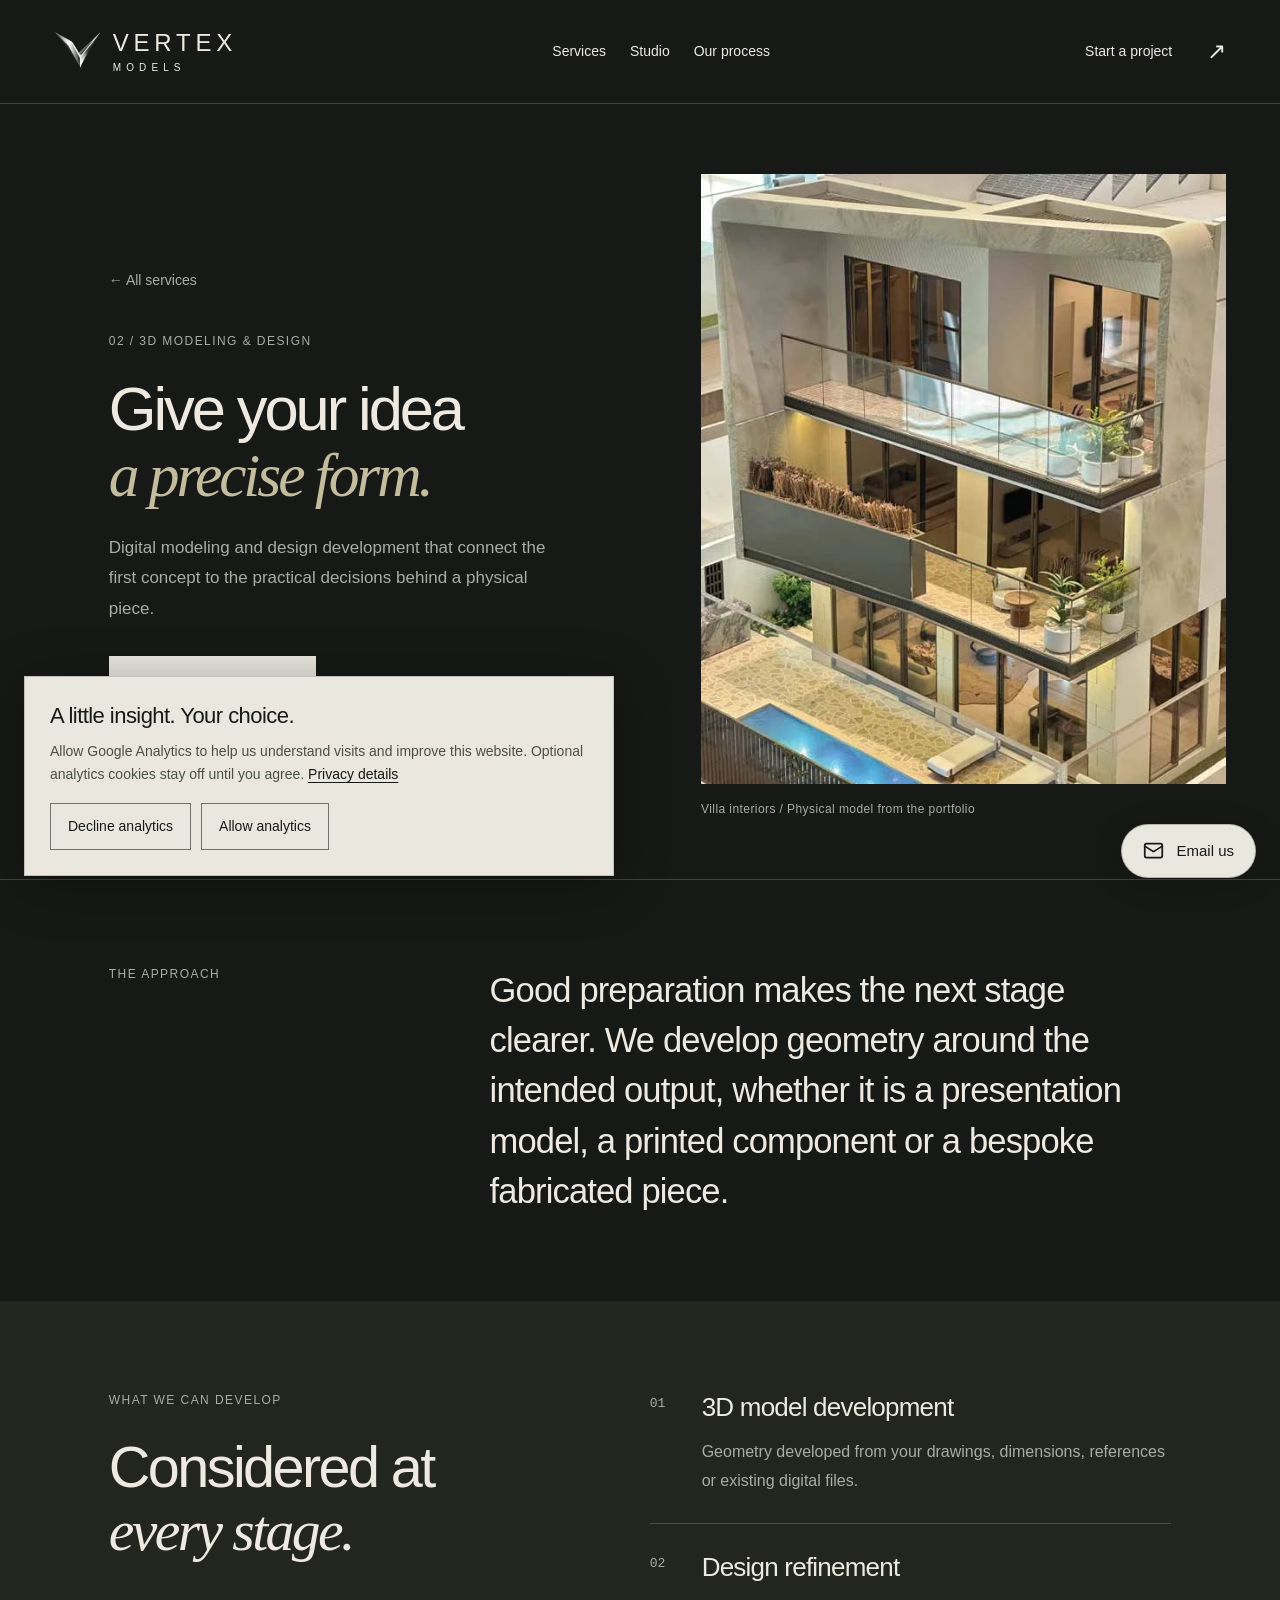
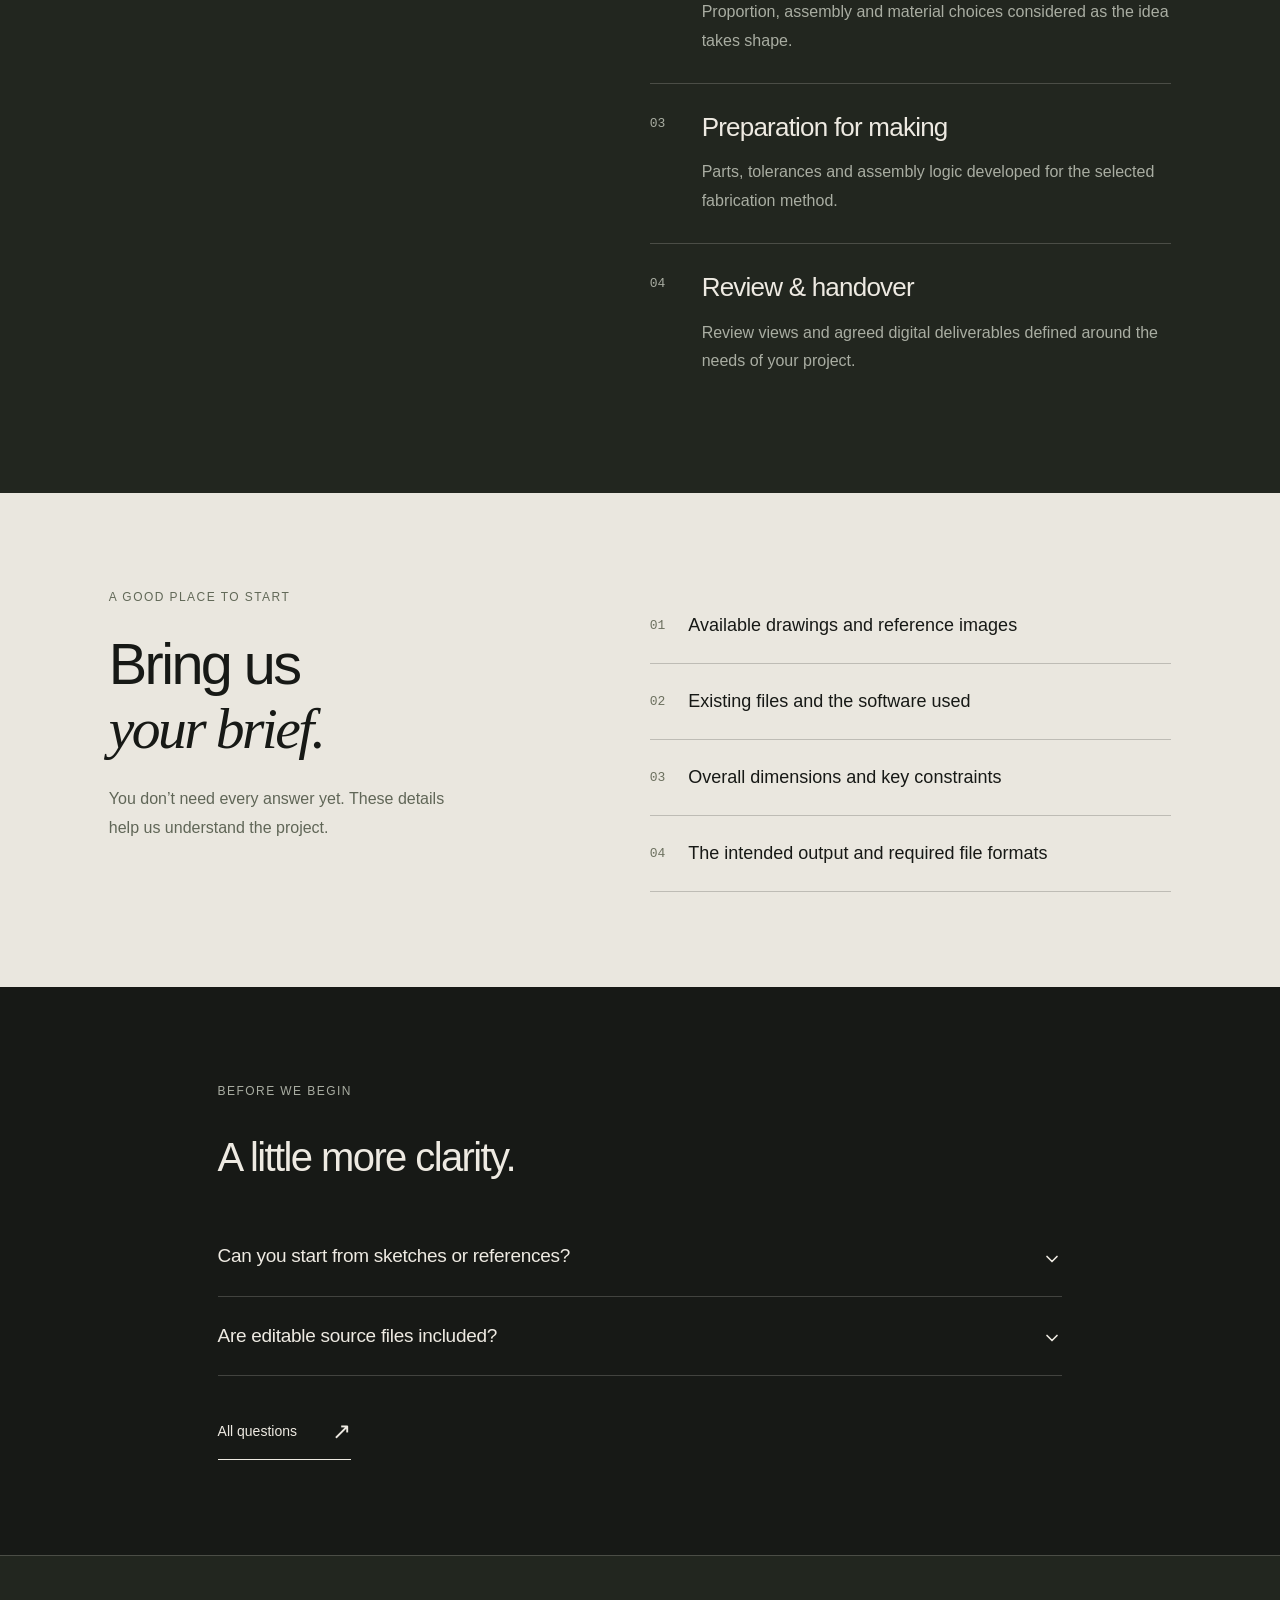
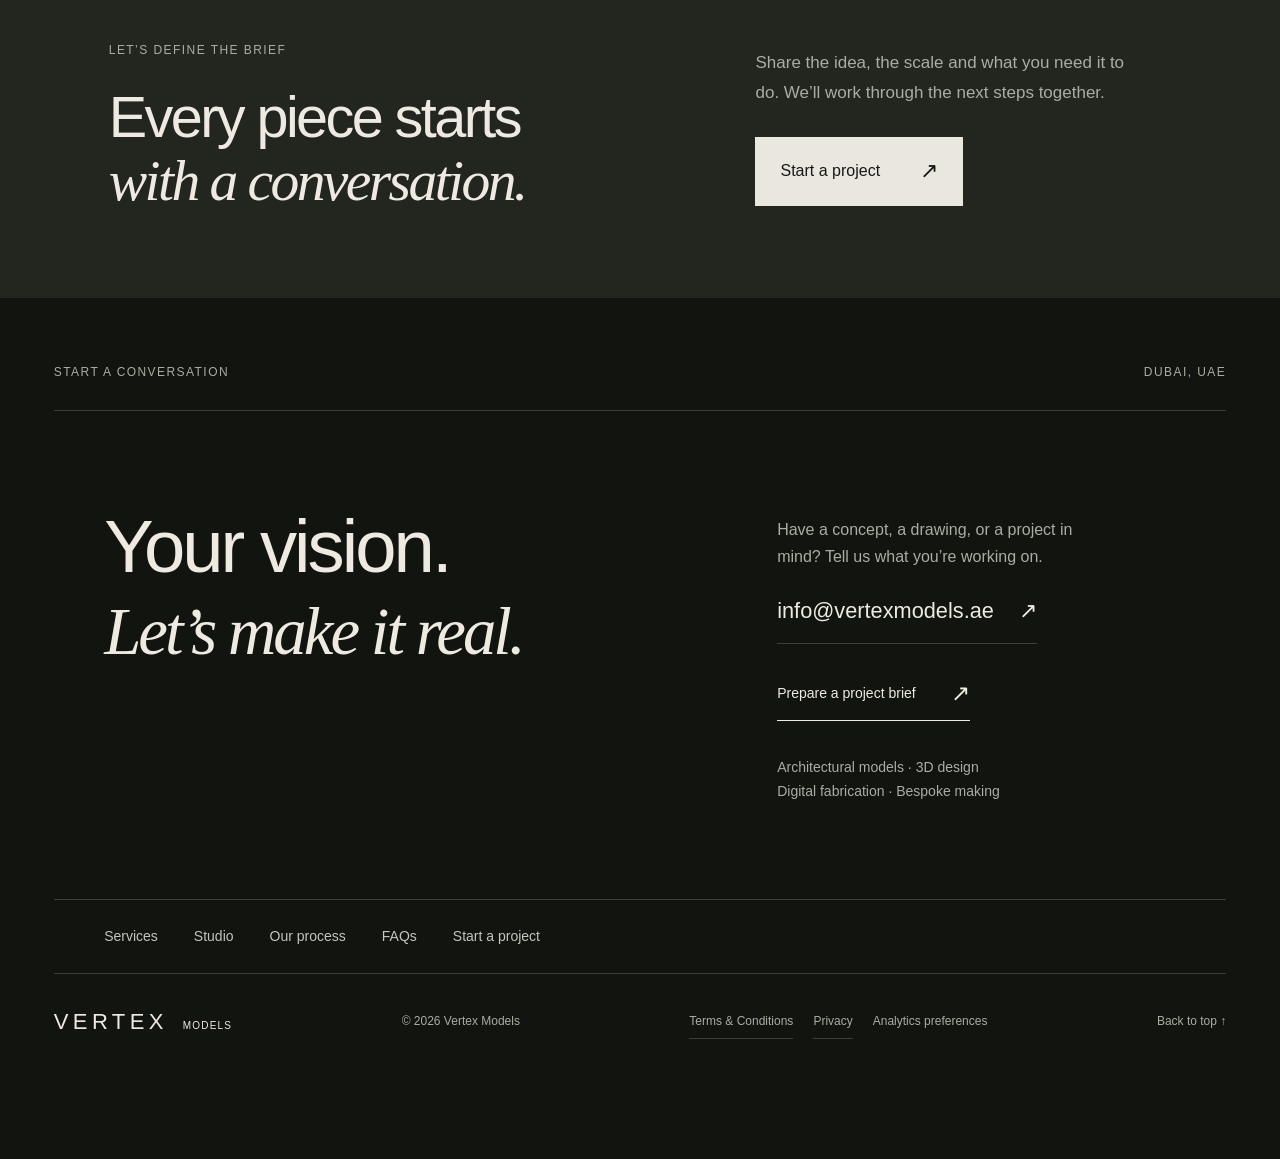
<file: services/3d-modeling-design.html>
<!DOCTYPE html><html lang="en"><head><meta charSet="utf-8"/><meta name="viewport" content="width=device-width, initial-scale=1"/><link rel="preload" href="/images/vertex-mark.png" as="image"/><link rel="stylesheet" href="/_next/static/css/index.QuBADiO-.css" data-rsc-css-href="/_next/static/css/index.QuBADiO-.css" data-precedence="vite-rsc/importer-resources"/><link rel="modulepreload" fetchPriority="low" href="/_next/static/chunks/index-BphNCeyu.js"/><script src="/_next/static/chunks/rolldown-runtime-C60lm6uB.js" type="module" async=""></script><script src="/_next/static/chunks/framework-D_rUT4EX.js" type="module" async=""></script><script src="/_next/static/chunks/navigation-errors-By4dF-Cc.js" type="module" async=""></script><link rel="modulepreload" href="/_next/static/chunks/layout-segment-context-CZuvVCI-.js" crossorigin=""/><link rel="modulepreload" href="/_next/static/chunks/Icon-COpRllaJ.js" crossorigin=""/><link rel="modulepreload" href="/_next/static/chunks/analytics-consent-O_36Z6cu.js" crossorigin=""/><link rel="modulepreload" href="/_next/static/chunks/analytics-Bzyf-aNp.js" crossorigin=""/><link rel="modulepreload" href="/_next/static/chunks/faq-list-wmA3N3p4.js" crossorigin=""/><link rel="modulepreload" href="/_next/static/chunks/utils-CyEXM8_e.js" crossorigin=""/><link rel="modulepreload" href="/_next/static/chunks/chevron-down-DZxvEe2u.js" crossorigin=""/><title>3D modeling &amp; design — Vertex Models</title><meta name="description" content="Digital modeling and design development that connect the first concept to the practical decisions behind a physical piece."/><meta name="robots" content="index, follow"/><meta property="og:title" content="3D modeling &amp; design — Vertex Models"/><meta property="og:description" content="Digital modeling and design development that connect the first concept to the practical decisions behind a physical piece."/><meta property="og:url" content="https://vertexmodels.ae"/><meta property="og:site_name" content="Vertex Models"/><meta property="og:type" content="website"/><meta property="og:locale" content="en_AE"/><meta property="og:image" content="https://vertexmodels.ae/images/p2-50.webp"/><meta property="og:image:alt" content="Architectural villa scale model from the Vertex Models portfolio"/><meta name="twitter:card" content="summary_large_image"/><meta name="twitter:title" content="3D modeling &amp; design — Vertex Models"/><meta name="twitter:description" content="Digital modeling and design development that connect the first concept to the practical decisions behind a physical piece."/><meta name="twitter:image" content="https://vertexmodels.ae/images/p2-50.webp"/><meta name="twitter:image:alt" content="Architectural villa scale model from the Vertex Models portfolio"/><link rel="shortcut icon" href="/favicon.svg"/><link rel="icon" href="/favicon.svg"/><link rel="canonical" href="https://vertexmodels.ae/services/3d-modeling-design"/><script>Object.assign(((self[Symbol.for("vinext.navigationRuntime")]??={bootstrap:{routeManifest:null},functions:{}}).bootstrap.rsc??={rsc:[]}),{params:{"slug":"3d-modeling-design"},nav:{"pathname":"/services/3d-modeling-design","searchParams":[]}})</script><link rel="modulepreload" href="/_next/static/chunks/index-BphNCeyu.js" />
</head><body><a class="skip-link" href="#main">Skip to content</a><div id="top"></div><header class="site-header"><a href="/" class="brand" aria-label="Vertex Models home"><span class="brand-mark"><img src="/images/vertex-mark.png" alt=""/></span><span>VERTEX<span class="brand-sub">MODELS</span></span></a><nav class="desktop-nav" aria-label="Main navigation"><a href="/services">Services</a><a href="/studio">Studio</a><a href="/#process">Our process</a></nav><a href="/start-a-project" class="header-contact">Start a project <span aria-hidden="true">↗</span></a><details class="mobile-nav"><summary>Menu <span>＋</span></summary><nav aria-label="Mobile navigation"><a href="/services">Services</a><a href="/studio">Studio</a><a href="/#process">Our process</a><a href="/faqs">FAQs</a><a href="/start-a-project">Start a project</a></nav></details></header><main id="main" class="expansion"><header class="service-hero"><div class="service-hero-copy"><a href="/services" class="back-link">← All services</a><span class="section-index">02<!-- --> / <!-- -->3D modeling &amp; design</span><h1>Give your idea<br/><em>a precise form.</em></h1><p>Digital modeling and design development that connect the first concept to the practical decisions behind a physical piece.</p><a class="solid-link" href="/start-a-project?service=3d-modeling-design">Start a project<span aria-hidden="true">↗</span></a></div><figure><img src="/images/p15-768.webp" alt="Physical interior scale model showing room arrangements and miniature furniture" fetchPriority="high"/><figcaption>Villa interiors / Physical model from the portfolio</figcaption></figure></header><section class="service-approach"><span class="section-index">THE APPROACH</span><p>Good preparation makes the next stage clearer. We develop geometry around the intended output, whether it is a presentation model, a printed component or a bespoke fabricated piece.</p></section><section class="service-outputs"><div><span class="section-index">WHAT WE CAN DEVELOP</span><h2>Considered at<br/><em>every stage.</em></h2></div><div class="output-list"><article><span>0<!-- -->1</span><div><h3>3D model development</h3><p>Geometry developed from your drawings, dimensions, references or existing digital files.</p></div></article><article><span>0<!-- -->2</span><div><h3>Design refinement</h3><p>Proportion, assembly and material choices considered as the idea takes shape.</p></div></article><article><span>0<!-- -->3</span><div><h3>Preparation for making</h3><p>Parts, tolerances and assembly logic developed for the selected fabrication method.</p></div></article><article><span>0<!-- -->4</span><div><h3>Review &amp; handover</h3><p>Review views and agreed digital deliverables defined around the needs of your project.</p></div></article></div></section><section class="brief-preparation"><div><span class="section-index">A GOOD PLACE TO START</span><h2>Bring us<br/><em>your brief.</em></h2><p>You don’t need every answer yet. These details help us understand the project.</p></div><ul><li><span>0<!-- -->1</span>Available drawings and reference images</li><li><span>0<!-- -->2</span>Existing files and the software used</li><li><span>0<!-- -->3</span>Overall dimensions and key constraints</li><li><span>0<!-- -->4</span>The intended output and required file formats</li></ul></section><section class="service-questions"><span class="section-index">BEFORE WE BEGIN</span><h2>A little more clarity.</h2><div data-slot="accordion" class="faq-list" data-orientation="vertical"><div data-state="closed" data-orientation="vertical" data-slot="accordion-item" class="border-b last:border-b-0"><h3 data-orientation="vertical" data-state="closed" class="flex"><button type="button" aria-expanded="false" data-state="closed" data-orientation="vertical" id="radix-_R_nbai_" data-slot="accordion-trigger" class="flex flex-1 items-start justify-between gap-4 rounded-md py-4 text-left text-sm font-medium transition-all outline-none hover:underline focus-visible:border-ring focus-visible:ring-[3px] focus-visible:ring-ring/50 disabled:pointer-events-none disabled:opacity-50 [&amp;[data-state=open]&gt;svg]:rotate-180" data-radix-collection-item="">Can you start from sketches or references?<svg xmlns="http://www.w3.org/2000/svg" width="24" height="24" viewBox="0 0 24 24" fill="none" stroke="currentColor" stroke-width="2" stroke-linecap="round" stroke-linejoin="round" class="lucide lucide-chevron-down pointer-events-none size-4 shrink-0 translate-y-0.5 text-muted-foreground transition-transform duration-200" aria-hidden="true"><path d="m6 9 6 6 6-6"></path></svg></button></h3><div data-state="closed" id="radix-_R_2nbai_" hidden="" role="region" aria-labelledby="radix-_R_nbai_" data-orientation="vertical" data-slot="accordion-content" class="overflow-hidden text-sm data-[state=closed]:animate-accordion-up data-[state=open]:animate-accordion-down" style="--radix-accordion-content-height:var(--radix-collapsible-content-height);--radix-accordion-content-width:var(--radix-collapsible-content-width)"></div></div><div data-state="closed" data-orientation="vertical" data-slot="accordion-item" class="border-b last:border-b-0"><h3 data-orientation="vertical" data-state="closed" class="flex"><button type="button" aria-expanded="false" data-state="closed" data-orientation="vertical" id="radix-_R_17bai_" data-slot="accordion-trigger" class="flex flex-1 items-start justify-between gap-4 rounded-md py-4 text-left text-sm font-medium transition-all outline-none hover:underline focus-visible:border-ring focus-visible:ring-[3px] focus-visible:ring-ring/50 disabled:pointer-events-none disabled:opacity-50 [&amp;[data-state=open]&gt;svg]:rotate-180" data-radix-collection-item="">Are editable source files included?<svg xmlns="http://www.w3.org/2000/svg" width="24" height="24" viewBox="0 0 24 24" fill="none" stroke="currentColor" stroke-width="2" stroke-linecap="round" stroke-linejoin="round" class="lucide lucide-chevron-down pointer-events-none size-4 shrink-0 translate-y-0.5 text-muted-foreground transition-transform duration-200" aria-hidden="true"><path d="m6 9 6 6 6-6"></path></svg></button></h3><div data-state="closed" id="radix-_R_37bai_" hidden="" role="region" aria-labelledby="radix-_R_17bai_" data-orientation="vertical" data-slot="accordion-content" class="overflow-hidden text-sm data-[state=closed]:animate-accordion-up data-[state=open]:animate-accordion-down" style="--radix-accordion-content-height:var(--radix-collapsible-content-height);--radix-accordion-content-width:var(--radix-collapsible-content-width)"></div></div></div><a href="/faqs" class="text-link">All questions <span aria-hidden="true">↗</span></a></section><section class="next-conversation"><div><span class="section-index">LET’S DEFINE THE BRIEF</span><h2>Every piece starts<br/><em>with a conversation.</em></h2></div><div><p>Share the idea, the scale and what you need it to do. We’ll work through the next steps together.</p><a class="solid-link" href="/start-a-project?service=3d-modeling-design">Start a project<span aria-hidden="true">↗</span></a></div></section></main><footer id="contact" class="contact-section"><div class="eyebrow"><span>START A CONVERSATION</span><span>DUBAI, UAE</span></div><div class="contact-main"><h2>Your vision.<br/><em>Let’s make it real.</em></h2><div class="contact-info"><p>Have a concept, a drawing, or a project in mind? Tell us what you’re working on.</p><a href="mailto:info@vertexmodels.ae" class="email-link">info@vertexmodels.ae <span aria-hidden="true">↗</span></a><a href="/start-a-project" class="text-link footer-brief">Prepare a project brief <span aria-hidden="true">↗</span></a><p class="contact-small">Architectural models · 3D design<br/>Digital fabrication · Bespoke making</p></div></div><nav class="footer-explore" aria-label="Explore Vertex"><a href="/services">Services</a><a href="/studio">Studio</a><a href="/#process">Our process</a><a href="/faqs">FAQs</a><a href="/start-a-project">Start a project</a></nav><div class="footer-bottom"><a href="/" class="footer-wordmark">VERTEX<span>MODELS</span></a><span>© <!-- -->2026<!-- --> Vertex Models</span><nav class="footer-legal" aria-label="Legal"><a href="/terms">Terms &amp; Conditions</a><a href="/privacy">Privacy</a><button type="button" class="analytics-settings">Analytics preferences</button></nav><a href="#top">Back to top ↑</a></div></footer><a class="floating-contact" href="mailto:info@vertexmodels.ae?subject=Enquiry%20for%20Vertex%20Models" aria-label="Email Vertex Models at info@vertexmodels.ae" title="Email info@vertexmodels.ae"><svg xmlns="http://www.w3.org/2000/svg" width="21" height="21" viewBox="0 0 24 24" fill="none" stroke="currentColor" stroke-width="2" stroke-linecap="round" stroke-linejoin="round" class="lucide lucide-mail" aria-hidden="true"><path d="m22 7-8.991 5.727a2 2 0 0 1-2.009 0L2 7"></path><rect x="2" y="4" width="20" height="16" rx="2"></rect></svg><span>Email us</span></a><script type="module" src="/_next/static/chunks/index-BphNCeyu.js" id="_R_" async=""></script><script>((self[Symbol.for("vinext.navigationRuntime")]??={bootstrap:{routeManifest:null},functions:{}}).bootstrap.rsc??={rsc:[]}).rsc.push("0:{\"page:/services/3d-modeling-design\":\"$L1\",\"layout:/\":\"$L2\",\"route:/services/3d-modeling-design\":\"$L3\",\"__route\":\"route:/services/3d-modeling-design\",\"__interceptionContext\":null,\"__layoutIds\":[\"layout:/\"],\"__rootLayout\":\"/\",\"__bfcacheSegmentIdentities\":{\"layout:/\":\"[\\\"layout\\\",\\\"layout:/\\\",\\\"root-boundary:/\\\",\\\"\\\"]\",\"page:/services/3d-modeling-design\":\"[\\\"page\\\",\\\"page:/services/:slug\\\",\\\"root-boundary:/\\\",\\\"[\\\\\\\"services\\\\\\\",\\\\\\\"slug|3d-modeling-design|d\\\\\\\"]\\\"]\"},\"__srcPage\":[\"services\",\"[slug]\",\"page\"],\"__layoutFlags\":{\"layout:/\":\"s\"},\"__artifactCompatibility\":{\"schemaVersion\":1,\"graphVersion\":\"app-route-graph:3580eb90a7dd2fac\",\"deploymentVersion\":\"0d242c21-e4d9-4183-95a6-eeb4d38b5953\",\"appElementsSchemaVersion\":1,\"rscPayloadSchemaVersion\":1,\"rootBoundaryId\":\"/\",\"renderEpoch\":null}}\n")</script><script>((self[Symbol.for("vinext.navigationRuntime")]??={bootstrap:{routeManifest:null},functions:{}}).bootstrap.rsc??={rsc:[]}).rsc.push("4:I[\"d78cf13b12d2\",[],\"Children\",1]\n")</script><script>((self[Symbol.for("vinext.navigationRuntime")]??={bootstrap:{routeManifest:null},functions:{}}).bootstrap.rsc??={rsc:[]}).rsc.push("5:I[\"61bd68617267\",[],\"default\",1]\n")</script><script>((self[Symbol.for("vinext.navigationRuntime")]??={bootstrap:{routeManifest:null},functions:{}}).bootstrap.rsc??={rsc:[]}).rsc.push("6:I[\"eede81f5ed37\",[],\"AnalyticsConsent\",1]\n")</script><script>((self[Symbol.for("vinext.navigationRuntime")]??={bootstrap:{routeManifest:null},functions:{}}).bootstrap.rsc??={rsc:[]}).rsc.push("7:I[\"704cdca18586\",[],\"GlobalErrorBoundary\",1]\n")</script><script>((self[Symbol.for("vinext.navigationRuntime")]??={bootstrap:{routeManifest:null},functions:{}}).bootstrap.rsc??={rsc:[]}).rsc.push("8:I[\"583f8a064e38\",[],\"default\",1]\n")</script><script>((self[Symbol.for("vinext.navigationRuntime")]??={bootstrap:{routeManifest:null},functions:{}}).bootstrap.rsc??={rsc:[]}).rsc.push("9:I[\"704cdca18586\",[],\"ErrorBoundary\",1]\n")</script><script>((self[Symbol.for("vinext.navigationRuntime")]??={bootstrap:{routeManifest:null},functions:{}}).bootstrap.rsc??={rsc:[]}).rsc.push("a:I[\"3b21ce3da5ba\",[],\"LayoutSegmentProvider\",1]\n")</script><script>((self[Symbol.for("vinext.navigationRuntime")]??={bootstrap:{routeManifest:null},functions:{}}).bootstrap.rsc??={rsc:[]}).rsc.push("b:I[\"d78cf13b12d2\",[],\"Slot\",1]\n")</script><script>((self[Symbol.for("vinext.navigationRuntime")]??={bootstrap:{routeManifest:null},functions:{}}).bootstrap.rsc??={rsc:[]}).rsc.push("c:I[\"704cdca18586\",[],\"NotFoundBoundary\",1]\n")</script><script>((self[Symbol.for("vinext.navigationRuntime")]??={bootstrap:{routeManifest:null},functions:{}}).bootstrap.rsc??={rsc:[]}).rsc.push(":HL[\"/_next/static/css/index.QuBADiO-.css\",\"style\"     ]\n")</script><script>((self[Symbol.for("vinext.navigationRuntime")]??={bootstrap:{routeManifest:null},functions:{}}).bootstrap.rsc??={rsc:[]}).rsc.push(":HL[\"/images/vertex-mark.png\",\"image\"]\n")</script><script>((self[Symbol.for("vinext.navigationRuntime")]??={bootstrap:{routeManifest:null},functions:{}}).bootstrap.rsc??={rsc:[]}).rsc.push("2:[[[\"$\",\"link\",\"css:/_next/static/css/index.QuBADiO-.css\",{\"rel\":\"stylesheet\",\"precedence\":\"vite-rsc/importer-resources\",\"href\":\"/_next/static/css/index.QuBADiO-.css\",\"data-rsc-css-href\":\"/_next/static/css/index.QuBADiO-.css\"}],\"$undefined\"],[\"$\",\"html\",null,{\"lang\":\"en\",\"children\":[\"$\",\"body\",null,{\"children\":[[\"$\",\"a\",null,{\"className\":\"skip-link\",\"href\":\"#main\",\"children\":\"Skip to content\"}],[\"$\",\"$L4\",null,{}],[\"$\",\"a\",null,{\"className\":\"floating-contact\",\"href\":\"mailto:info@vertexmodels.ae?subject=Enquiry%20for%20Vertex%20Models\",\"aria-label\":\"Email Vertex Models at info@vertexmodels.ae\",\"title\":\"Email info@vertexmodels.ae\",\"children\":[[\"$\",\"$L5\",null,{\"ref\":\"$undefined\",\"iconNode\":[[\"path\",{\"d\":\"m22 7-8.991 5.727a2 2 0 0 1-2.009 0L2 7\",\"key\":\"132q7q\"}],[\"rect\",{\"x\":\"2\",\"y\":\"4\",\"width\":\"20\",\"height\":\"16\",\"rx\":\"2\",\"key\":\"izxlao\"}]],\"className\":\"lucide-mail\",\"size\":21,\"aria-hidden\":\"true\"}],[\"$\",\"span\",null,{\"children\":\"Email us\"}]]}],[\"$\",\"$L6\",null,{}]]}]}]]\n")</script><script>((self[Symbol.for("vinext.navigationRuntime")]??={bootstrap:{routeManifest:null},functions:{}}).bootstrap.rsc??={rsc:[]}).rsc.push("3:[[[\"$\",\"meta\",null,{\"charSet\":\"utf-8\"}],[[\"$\",\"title\",\"0\",{\"children\":\"3D modeling \u0026 design — Vertex Models\"}],[\"$\",\"meta\",\"1\",{\"name\":\"description\",\"content\":\"Digital modeling and design development that connect the first concept to the practical decisions behind a physical piece.\"}],[\"$\",\"meta\",\"2\",{\"name\":\"robots\",\"content\":\"index, follow\"}],[\"$\",\"meta\",\"3\",{\"property\":\"og:title\",\"content\":\"3D modeling \u0026 design — Vertex Models\"}],[\"$\",\"meta\",\"4\",{\"property\":\"og:description\",\"content\":\"Digital modeling and design development that connect the first concept to the practical decisions behind a physical piece.\"}],[\"$\",\"meta\",\"5\",{\"property\":\"og:url\",\"content\":\"https://vertexmodels.ae\"}],[\"$\",\"meta\",\"6\",{\"property\":\"og:site_name\",\"content\":\"Vertex Models\"}],[\"$\",\"meta\",\"7\",{\"property\":\"og:type\",\"content\":\"website\"}],[\"$\",\"meta\",\"8\",{\"property\":\"og:locale\",\"content\":\"en_AE\"}],[\"$\",\"meta\",\"9\",{\"property\":\"og:image\",\"content\":\"https://vertexmodels.ae/images/p2-50.webp\"}],[\"$\",\"meta\",\"10\",{\"property\":\"og:image:alt\",\"content\":\"Architectural villa scale model from the Vertex Models portfolio\"}],[\"$\",\"meta\",\"11\",{\"name\":\"twitter:card\",\"content\":\"summary_large_image\"}],[\"$\",\"meta\",\"12\",{\"name\":\"twitter:title\",\"content\":\"3D modeling \u0026 design — Vertex Models\"}],[\"$\",\"meta\",\"13\",{\"name\":\"twitter:description\",\"content\":\"Digital modeling and design development that connect the first concept to the practical decisions behind a physical piece.\"}],[\"$\",\"meta\",\"14\",{\"name\":\"twitter:image\",\"content\":\"https://vertexmodels.ae/images/p2-50.webp\"}],[\"$\",\"meta\",\"15\",{\"name\":\"twitter:image:alt\",\"content\":\"Architectural villa scale model from the Vertex Models portfolio\"}],[\"$\",\"link\",\"16\",{\"data-vinext-streamed-icon\":\"$undefined\",\"rel\":\"shortcut icon\",\"href\":\"/favicon.svg\",\"type\":\"$undefined\",\"sizes\":\"$undefined\",\"color\":\"$undefined\",\"media\":\"$undefined\",\"fetchPriority\":\"$undefined\"}],[\"$\",\"link\",\"17\",{\"data-vinext-streamed-icon\":\"$undefined\",\"rel\":\"icon\",\"href\":\"/favicon.svg\",\"type\":\"$undefined\",\"sizes\":\"$undefined\",\"color\":\"$undefined\",\"media\":\"$undefined\",\"fetchPriority\":\"$undefined\"}],[\"$\",\"link\",\"18\",{\"rel\":\"canonical\",\"href\":\"https://vertexmodels.ae/services/3d-modeling-design\"}]],[[\"$\",\"meta\",\"0\",{\"name\":\"viewport\",\"content\":\"width=device-width, initial-scale=1\"}]]],[\"$\",\"$L7\",null,{\"fallback\":\"$8\",\"children\":[\"$\",\"$L9\",null,{\"fallback\":\"$8\",\"children\":[\"$\",\"$La\",null,{\"providerId\":\"layout:/\",\"segmentMap\":{\"children\":[\"services\",\"3d-modeling-design\"]},\"children\":[\"$\",\"$Lb\",null,{\"id\":\"layout:/\",\"parallelSlots\":\"$undefined\",\"children\":[\"$\",\"$Lc\",null,{\"resetKey\":\"services\",\"fallback\":[[\"$\",\"header\",null,{\"className\":\"site-header\",\"children\":[[\"$\",\"a\",null,{\"href\":\"/\",\"className\":\"brand\",\"aria-label\":\"Vertex Models home\",\"children\":[[\"$\",\"span\",null,{\"className\":\"brand-mark\",\"children\":[\"$\",\"img\",null,{\"src\":\"/images/vertex-mark.png\",\"alt\":\"\"}]}],[\"$\",\"span\",null,{\"children\":[\"VERTEX\",[\"$\",\"span\",null,{\"className\":\"brand-sub\",\"children\":\"MODELS\"}]]}]]}],[\"$\",\"nav\",null,{\"className\":\"desktop-nav\",\"aria-label\":\"Main navigation\",\"children\":[[\"$\",\"a\",null,{\"href\":\"/services\",\"children\":\"Services\"}],[\"$\",\"a\",null,{\"href\":\"/studio\",\"children\":\"Studio\"}],[\"$\",\"a\",null,{\"href\":\"/#process\",\"children\":\"Our process\"}]]}],[\"$\",\"a\",null,{\"href\":\"/start-a-project\",\"className\":\"header-contact\",\"children\":[\"Start a project \",[\"$\",\"span\",null,{\"aria-hidden\":\"true\",\"children\":\"↗\"}]]}],[\"$\",\"details\",null,{\"className\":\"mobile-nav\",\"children\":[[\"$\",\"summary\",null,{\"children\":[\"Menu \",[\"$\",\"span\",null,{\"children\":\"＋\"}]]}],[\"$\",\"nav\",null,{\"aria-label\":\"Mobile navigation\",\"children\":[[\"$\",\"a\",null,{\"href\":\"/services\",\"children\":\"Services\"}],[\"$\",\"a\",null,{\"href\":\"/studio\",\"children\":\"Studio\"}],[\"$\",\"a\",null,{\"href\":\"/#process\",\"children\":\"Our process\"}],[\"$\",\"a\",null,{\"href\":\"/faqs\",\"children\":\"FAQs\"}],[\"$\",\"a\",null,{\"href\":\"/start-a-project\",\"children\":\"Start a project\"}]]}]]}]]}],[\"$\",\"main\",null,{\"id\":\"main\",\"className\":\"not-found\",\"children\":[[\"$\",\"span\",null,{\"className\":\"section-index\",\"children\":\"404 / OUTSIDE THE FRAME\"}],[\"$\",\"h1\",null,{\"children\":[\"This page\",[\"$\",\"br\",null,{}],[\"$\",\"em\",null,{\"children\":\"isn’t here.\"}]]}],[\"$\",\"a\",null,{\"href\":\"/services\",\"className\":\"text-link\",\"children\":\"Explore our services ↗\"}]]}],[\"$\",\"footer\",null,{\"id\":\"contact\",\"className\":\"contact-section\",\"children\":[[\"$\",\"div\",null,{\"className\":\"eyebrow\",\"children\":[[\"$\",\"span\",null,{\"children\":\"START A CONVERSATION\"}],[\"$\",\"span\",null,{\"children\":\"DUBAI, UAE\"}]]}],[\"$\",\"div\",null,{\"className\":\"contact-main\",\"children\":[[\"$\",\"h2\",null,{\"children\":[\"Your vision.\",[\"$\",\"br\",null,{}],[\"$\",\"em\",null,{\"children\":\"Let’s make it real.\"}]]}],[\"$\",\"div\",null,{\"className\":\"contact-info\",\"children\":[[\"$\",\"p\",null,{\"children\":\"Have a concept, a drawing, or a project in mind? Tell us what you’re working on.\"}],\"$Ld\",\"$Le\",\"$Lf\"]}]]}],\"$L10\",\"$L11\"]}]],\"children\":\"$L12\"}]}]}]}]}],null,null]\n")</script><script>((self[Symbol.for("vinext.navigationRuntime")]??={bootstrap:{routeManifest:null},functions:{}}).bootstrap.rsc??={rsc:[]}).rsc.push("13:I[\"eede81f5ed37\",[],\"AnalyticsSettings\",1]\n")</script><script>((self[Symbol.for("vinext.navigationRuntime")]??={bootstrap:{routeManifest:null},functions:{}}).bootstrap.rsc??={rsc:[]}).rsc.push("14:I[\"dc3d79559167\",[],\"AppRouterScrollTarget\",1]\n")</script><script>((self[Symbol.for("vinext.navigationRuntime")]??={bootstrap:{routeManifest:null},functions:{}}).bootstrap.rsc??={rsc:[]}).rsc.push("15:I[\"704cdca18586\",[],\"RedirectBoundary\",1]\n")</script><script>((self[Symbol.for("vinext.navigationRuntime")]??={bootstrap:{routeManifest:null},functions:{}}).bootstrap.rsc??={rsc:[]}).rsc.push("d:[\"$\",\"a\",null,{\"href\":\"mailto:info@vertexmodels.ae\",\"className\":\"email-link\",\"children\":[\"info@vertexmodels.ae \",[\"$\",\"span\",null,{\"aria-hidden\":\"true\",\"children\":\"↗\"}]]}]\n")</script><script>((self[Symbol.for("vinext.navigationRuntime")]??={bootstrap:{routeManifest:null},functions:{}}).bootstrap.rsc??={rsc:[]}).rsc.push("e:[\"$\",\"a\",null,{\"href\":\"/start-a-project\",\"className\":\"text-link footer-brief\",\"children\":[\"Prepare a project brief \",[\"$\",\"span\",null,{\"aria-hidden\":\"true\",\"children\":\"↗\"}]]}]\n")</script><script>((self[Symbol.for("vinext.navigationRuntime")]??={bootstrap:{routeManifest:null},functions:{}}).bootstrap.rsc??={rsc:[]}).rsc.push("f:[\"$\",\"p\",null,{\"className\":\"contact-small\",\"children\":[\"Architectural models · 3D design\",[\"$\",\"br\",null,{}],\"Digital fabrication · Bespoke making\"]}]\n")</script><script>((self[Symbol.for("vinext.navigationRuntime")]??={bootstrap:{routeManifest:null},functions:{}}).bootstrap.rsc??={rsc:[]}).rsc.push("10:[\"$\",\"nav\",null,{\"className\":\"footer-explore\",\"aria-label\":\"Explore Vertex\",\"children\":[[\"$\",\"a\",null,{\"href\":\"/services\",\"children\":\"Services\"}],[\"$\",\"a\",null,{\"href\":\"/studio\",\"children\":\"Studio\"}],[\"$\",\"a\",null,{\"href\":\"/#process\",\"children\":\"Our process\"}],[\"$\",\"a\",null,{\"href\":\"/faqs\",\"children\":\"FAQs\"}],[\"$\",\"a\",null,{\"href\":\"/start-a-project\",\"children\":\"Start a project\"}]]}]\n")</script><script>((self[Symbol.for("vinext.navigationRuntime")]??={bootstrap:{routeManifest:null},functions:{}}).bootstrap.rsc??={rsc:[]}).rsc.push("11:[\"$\",\"div\",null,{\"className\":\"footer-bottom\",\"children\":[[\"$\",\"a\",null,{\"href\":\"/\",\"className\":\"footer-wordmark\",\"children\":[\"VERTEX\",[\"$\",\"span\",null,{\"children\":\"MODELS\"}]]}],[\"$\",\"span\",null,{\"children\":[\"© \",2026,\" Vertex Models\"]}],[\"$\",\"nav\",null,{\"className\":\"footer-legal\",\"aria-label\":\"Legal\",\"children\":[[\"$\",\"a\",null,{\"href\":\"/terms\",\"children\":\"Terms \u0026 Conditions\"}],[\"$\",\"a\",null,{\"href\":\"/privacy\",\"children\":\"Privacy\"}],[\"$\",\"$L13\",null,{}]]}],[\"$\",\"a\",null,{\"href\":\"#top\",\"children\":\"Back to top ↑\"}]]}]\n")</script><script>((self[Symbol.for("vinext.navigationRuntime")]??={bootstrap:{routeManifest:null},functions:{}}).bootstrap.rsc??={rsc:[]}).rsc.push("12:[\"$\",\"$Lc\",null,{\"resetKey\":\"[\\\"services\\\",\\\"slug|3d-modeling-design|d\\\"]\",\"fallback\":[[\"$\",\"header\",null,{\"className\":\"site-header\",\"children\":[[\"$\",\"a\",null,{\"href\":\"/\",\"className\":\"brand\",\"aria-label\":\"Vertex Models home\",\"children\":[[\"$\",\"span\",null,{\"className\":\"brand-mark\",\"children\":[\"$\",\"img\",null,{\"src\":\"/images/vertex-mark.png\",\"alt\":\"\"}]}],[\"$\",\"span\",null,{\"children\":[\"VERTEX\",[\"$\",\"span\",null,{\"className\":\"brand-sub\",\"children\":\"MODELS\"}]]}]]}],[\"$\",\"nav\",null,{\"className\":\"desktop-nav\",\"aria-label\":\"Main navigation\",\"children\":[[\"$\",\"a\",null,{\"href\":\"/services\",\"children\":\"Services\"}],[\"$\",\"a\",null,{\"href\":\"/studio\",\"children\":\"Studio\"}],[\"$\",\"a\",null,{\"href\":\"/#process\",\"children\":\"Our process\"}]]}],[\"$\",\"a\",null,{\"href\":\"/start-a-project\",\"className\":\"header-contact\",\"children\":[\"Start a project \",[\"$\",\"span\",null,{\"aria-hidden\":\"true\",\"children\":\"↗\"}]]}],[\"$\",\"details\",null,{\"className\":\"mobile-nav\",\"children\":[[\"$\",\"summary\",null,{\"children\":[\"Menu \",[\"$\",\"span\",null,{\"children\":\"＋\"}]]}],[\"$\",\"nav\",null,{\"aria-label\":\"Mobile navigation\",\"children\":[[\"$\",\"a\",null,{\"href\":\"/services\",\"children\":\"Services\"}],[\"$\",\"a\",null,{\"href\":\"/studio\",\"children\":\"Studio\"}],[\"$\",\"a\",null,{\"href\":\"/#process\",\"children\":\"Our process\"}],[\"$\",\"a\",null,{\"href\":\"/faqs\",\"children\":\"FAQs\"}],[\"$\",\"a\",null,{\"href\":\"/start-a-project\",\"children\":\"Start a project\"}]]}]]}]]}],[\"$\",\"main\",null,{\"id\":\"main\",\"className\":\"not-found\",\"children\":[[\"$\",\"span\",null,{\"className\":\"section-index\",\"children\":\"404 / OUTSIDE THE FRAME\"}],[\"$\",\"h1\",null,{\"children\":[\"This page\",[\"$\",\"br\",null,{}],[\"$\",\"em\",null,{\"children\":\"isn’t here.\"}]]}],[\"$\",\"a\",null,{\"href\":\"/services\",\"className\":\"text-link\",\"children\":\"Explore our services ↗\"}]]}],[\"$\",\"footer\",null,{\"id\":\"contact\",\"className\":\"contact-section\",\"children\":[[\"$\",\"div\",null,{\"className\":\"eyebrow\",\"children\":[[\"$\",\"span\",null,{\"children\":\"START A CONVERSATION\"}],[\"$\",\"span\",null,{\"children\":\"DUBAI, UAE\"}]]}],[\"$\",\"div\",null,{\"className\":\"contact-main\",\"children\":[[\"$\",\"h2\",null,{\"children\":[\"Your vision.\",[\"$\",\"br\",null,{}],[\"$\",\"em\",null,{\"children\":\"Let’s make it real.\"}]]}],[\"$\",\"div\",null,{\"className\":\"contact-info\",\"children\":[[\"$\",\"p\",null,{\"children\":\"Have a concept, a drawing, or a project in mind? Tell us what you’re working on.\"}],[\"$\",\"a\",null,{\"href\":\"mailto:info@vertexmodels.ae\",\"className\":\"email-link\",\"children\":[\"info@vertexmodels.ae \",[\"$\",\"span\",null,{\"aria-hidden\":\"true\",\"children\":\"↗\"}]]}],[\"$\",\"a\",null,{\"href\":\"/start-a-project\",\"className\":\"text-link footer-brief\",\"children\":[\"Prepare a project brief \",[\"$\",\"span\",null,{\"aria-hidden\":\"true\",\"children\":\"↗\"}]]}],[\"$\",\"p\",null,{\"className\":\"contact-small\",\"children\":[\"Architectural models · 3D design\",[\"$\",\"br\",null,{}],\"Digital fabrication · Bespoke making\"]}]]}]]}],[\"$\",\"nav\",null,{\"className\":\"footer-explore\",\"aria-label\":\"Explore Vertex\",\"children\":[[\"$\",\"a\",null,{\"href\":\"/services\",\"children\":\"Services\"}],[\"$\",\"a\",null,{\"href\":\"/studio\",\"children\":\"Studio\"}],[\"$\",\"a\",null,{\"href\":\"/#process\",\"children\":\"Our process\"}],[\"$\",\"a\",null,{\"href\":\"/faqs\",\"children\":\"FAQs\"}],[\"$\",\"a\",null,{\"href\":\"/start-a-project\",\"children\":\"Start a project\"}]]}],[\"$\",\"div\",null,{\"className\":\"footer-bottom\",\"children\":[[\"$\",\"a\",null,{\"href\":\"/\",\"className\":\"footer-wordmark\",\"children\":[\"VERTEX\",[\"$\",\"span\",null,{\"children\":\"MODELS\"}]]}],[\"$\",\"span\",null,{\"children\":[\"© \",2026,\" Vertex Models\"]}],[\"$\",\"nav\",null,{\"className\":\"footer-legal\",\"aria-label\":\"Legal\",\"children\":[[\"$\",\"a\",null,{\"href\":\"/terms\",\"children\":\"Terms \u0026 Conditions\"}],[\"$\",\"a\",null,{\"href\":\"/privacy\",\"children\":\"Privacy\"}],[\"$\",\"$L13\",null,{}]]}],[\"$\",\"a\",null,{\"href\":\"#top\",\"children\":\"Back to top ↑\"}]]}]]}]],\"children\":[\"$\",\"$L14\",null,{\"children\":[\"$\",\"$L15\",null,{\"children\":[[\"$\",\"$La\",null,{\"providerId\":\"page:/services/3d-modeling-design\",\"segmentMap\":{\"children\":[\"__PAGE__\"]},\"children\":[\"$\",\"$Lb\",null,{\"id\":\"page:/services/3d-modeling-design\"}]}],null]}]}]}]\n")</script><script>((self[Symbol.for("vinext.navigationRuntime")]??={bootstrap:{routeManifest:null},functions:{}}).bootstrap.rsc??={rsc:[]}).rsc.push(":HL[\"/images/p15-768.webp\",\"image\",{\"fetchPriority\":\"high\"}]\n")</script><script>((self[Symbol.for("vinext.navigationRuntime")]??={bootstrap:{routeManifest:null},functions:{}}).bootstrap.rsc??={rsc:[]}).rsc.push("1:[[\"$\",\"div\",null,{\"id\":\"top\"}],[\"$\",\"header\",null,{\"className\":\"site-header\",\"children\":[[\"$\",\"a\",null,{\"href\":\"/\",\"className\":\"brand\",\"aria-label\":\"Vertex Models home\",\"children\":[[\"$\",\"span\",null,{\"className\":\"brand-mark\",\"children\":[\"$\",\"img\",null,{\"src\":\"/images/vertex-mark.png\",\"alt\":\"\"}]}],[\"$\",\"span\",null,{\"children\":[\"VERTEX\",[\"$\",\"span\",null,{\"className\":\"brand-sub\",\"children\":\"MODELS\"}]]}]]}],[\"$\",\"nav\",null,{\"className\":\"desktop-nav\",\"aria-label\":\"Main navigation\",\"children\":[[\"$\",\"a\",null,{\"href\":\"/services\",\"children\":\"Services\"}],[\"$\",\"a\",null,{\"href\":\"/studio\",\"children\":\"Studio\"}],[\"$\",\"a\",null,{\"href\":\"/#process\",\"children\":\"Our process\"}]]}],[\"$\",\"a\",null,{\"href\":\"/start-a-project\",\"className\":\"header-contact\",\"children\":[\"Start a project \",[\"$\",\"span\",null,{\"aria-hidden\":\"true\",\"children\":\"↗\"}]]}],[\"$\",\"details\",null,{\"className\":\"mobile-nav\",\"children\":[[\"$\",\"summary\",null,{\"children\":[\"Menu \",[\"$\",\"span\",null,{\"children\":\"＋\"}]]}],[\"$\",\"nav\",null,{\"aria-label\":\"Mobile navigation\",\"children\":[[\"$\",\"a\",null,{\"href\":\"/services\",\"children\":\"Services\"}],[\"$\",\"a\",null,{\"href\":\"/studio\",\"children\":\"Studio\"}],[\"$\",\"a\",null,{\"href\":\"/#process\",\"children\":\"Our process\"}],[\"$\",\"a\",null,{\"href\":\"/faqs\",\"children\":\"FAQs\"}],[\"$\",\"a\",null,{\"href\":\"/start-a-project\",\"children\":\"Start a project\"}]]}]]}]]}],[\"$\",\"main\",null,{\"id\":\"main\",\"className\":\"expansion\",\"children\":[[\"$\",\"header\",null,{\"className\":\"service-hero\",\"children\":[[\"$\",\"div\",null,{\"className\":\"service-hero-copy\",\"children\":[[\"$\",\"a\",null,{\"href\":\"/services\",\"className\":\"back-link\",\"children\":\"← All services\"}],[\"$\",\"span\",null,{\"className\":\"section-index\",\"children\":[\"02\",\" / \",\"3D modeling \u0026 design\"]}],[\"$\",\"h1\",null,{\"children\":[\"Give your idea\",[\"$\",\"br\",null,{}],[\"$\",\"em\",null,{\"children\":\"a precise form.\"}]]}],[\"$\",\"p\",null,{\"children\":\"Digital modeling and design development that connect the first concept to the practical decisions behind a physical piece.\"}],[\"$\",\"a\",null,{\"className\":\"solid-link\",\"href\":\"/start-a-project?service=3d-modeling-design\",\"children\":[\"Start a project\",[\"$\",\"span\",null,{\"aria-hidden\":\"true\",\"children\":\"↗\"}]]}]]}],[\"$\",\"figure\",null,{\"children\":[[\"$\",\"img\",null,{\"src\":\"/images/p15-768.webp\",\"alt\":\"Physical interior scale model showing room arrangements and miniature furniture\",\"fetchPriority\":\"high\"}],[\"$\",\"figcaption\",null,{\"children\":\"Villa interiors / Physical model from the portfolio\"}]]}]]}],[\"$\",\"section\",null,{\"className\":\"service-approach\",\"children\":[[\"$\",\"span\",null,{\"className\":\"section-index\",\"children\":\"THE APPROACH\"}],[\"$\",\"p\",null,{\"children\":\"Good preparation makes the next stage clearer. We develop geometry around the intended output, whether it is a presentation model, a printed component or a bespoke fabricated piece.\"}]]}],[\"$\",\"section\",null,{\"className\":\"service-outputs\",\"children\":[[\"$\",\"div\",null,{\"children\":[[\"$\",\"span\",null,{\"className\":\"section-index\",\"children\":\"WHAT WE CAN DEVELOP\"}],[\"$\",\"h2\",null,{\"children\":[\"Considered at\",[\"$\",\"br\",null,{}],[\"$\",\"em\",null,{\"children\":\"every stage.\"}]]}]]}],[\"$\",\"div\",null,{\"className\":\"output-list\",\"children\":[[\"$\",\"article\",\"3D model development\",{\"children\":[[\"$\",\"span\",null,{\"children\":[\"0\",1]}],[\"$\",\"div\",null,{\"children\":[[\"$\",\"h3\",null,{\"children\":\"3D model development\"}],[\"$\",\"p\",null,{\"children\":\"Geometry developed from your drawings, dimensions, references or existing digital files.\"}]]}]]}],[\"$\",\"article\",\"Design refinement\",{\"children\":[[\"$\",\"span\",null,{\"children\":[\"0\",2]}],[\"$\",\"div\",null,{\"children\":[[\"$\",\"h3\",null,{\"children\":\"Design refinement\"}],[\"$\",\"p\",null,{\"children\":\"Proportion, assembly and material choices considered as the idea takes shape.\"}]]}]]}],[\"$\",\"article\",\"Preparation for making\",{\"children\":[[\"$\",\"span\",null,{\"children\":[\"0\",3]}],[\"$\",\"div\",null,{\"children\":[[\"$\",\"h3\",null,{\"children\":\"Preparation for making\"}],[\"$\",\"p\",null,{\"children\":\"Parts, tolerances and assembly logic developed for the selected fabrication method.\"}]]}]]}],[\"$\",\"article\",\"Review \u0026 handover\",{\"children\":[[\"$\",\"span\",null,{\"children\":[\"0\",4]}],[\"$\",\"div\",null,{\"children\":[[\"$\",\"h3\",null,{\"children\":\"Review \u0026 handover\"}],[\"$\",\"p\",null,{\"children\":\"Review views and agreed digital deliverables defined around the needs of your project.\"}]]}]]}]]}]]}],[\"$\",\"section\",null,{\"className\":\"brief-preparation\",\"children\":[[\"$\",\"div\",null,{\"children\":[[\"$\",\"span\",null,{\"className\":\"section-index\",\"children\":\"A GOOD PLACE TO START\"}],[\"$\",\"h2\",null,{\"children\":[\"Bring us\",[\"$\",\"br\",null,{}],[\"$\",\"em\",null,{\"children\":\"your brief.\"}]]}],[\"$\",\"p\",null,{\"children\":\"You don’t need every answer yet. These details help us understand the project.\"}]]}],\"$L16\"]}],\"$L17\",\"$L18\"]}],\"$L19\"]\n")</script><script>((self[Symbol.for("vinext.navigationRuntime")]??={bootstrap:{routeManifest:null},functions:{}}).bootstrap.rsc??={rsc:[]}).rsc.push("1a:I[\"a38e477dd131\",[],\"FaqList\",1]\n")</script><script>((self[Symbol.for("vinext.navigationRuntime")]??={bootstrap:{routeManifest:null},functions:{}}).bootstrap.rsc??={rsc:[]}).rsc.push("16:[\"$\",\"ul\",null,{\"children\":[[\"$\",\"li\",\"Available drawings and reference images\",{\"children\":[[\"$\",\"span\",null,{\"children\":[\"0\",1]}],\"Available drawings and reference images\"]}],[\"$\",\"li\",\"Existing files and the software used\",{\"children\":[[\"$\",\"span\",null,{\"children\":[\"0\",2]}],\"Existing files and the software used\"]}],[\"$\",\"li\",\"Overall dimensions and key constraints\",{\"children\":[[\"$\",\"span\",null,{\"children\":[\"0\",3]}],\"Overall dimensions and key constraints\"]}],[\"$\",\"li\",\"The intended output and required file formats\",{\"children\":[[\"$\",\"span\",null,{\"children\":[\"0\",4]}],\"The intended output and required file formats\"]}]]}]\n")</script><script>((self[Symbol.for("vinext.navigationRuntime")]??={bootstrap:{routeManifest:null},functions:{}}).bootstrap.rsc??={rsc:[]}).rsc.push("17:[\"$\",\"section\",null,{\"className\":\"service-questions\",\"children\":[[\"$\",\"span\",null,{\"className\":\"section-index\",\"children\":\"BEFORE WE BEGIN\"}],[\"$\",\"h2\",null,{\"children\":\"A little more clarity.\"}],[\"$\",\"$L1a\",null,{\"items\":[{\"question\":\"Can you start from sketches or references?\",\"answer\":\"Yes. Share what you have, together with known dimensions and the intended result. We will identify what needs to be clarified before developing the model.\"},{\"question\":\"Are editable source files included?\",\"answer\":\"The required formats and any editable source files are agreed in the quotation. Let us know at the beginning how you intend to use the final files.\"}]}],[\"$\",\"a\",null,{\"href\":\"/faqs\",\"className\":\"text-link\",\"children\":[\"All questions \",[\"$\",\"span\",null,{\"aria-hidden\":\"true\",\"children\":\"↗\"}]]}]]}]\n")</script><script>((self[Symbol.for("vinext.navigationRuntime")]??={bootstrap:{routeManifest:null},functions:{}}).bootstrap.rsc??={rsc:[]}).rsc.push("18:[\"$\",\"section\",null,{\"className\":\"next-conversation\",\"children\":[[\"$\",\"div\",null,{\"children\":[[\"$\",\"span\",null,{\"className\":\"section-index\",\"children\":\"LET’S DEFINE THE BRIEF\"}],[\"$\",\"h2\",null,{\"children\":[\"Every piece starts\",[\"$\",\"br\",null,{}],[\"$\",\"em\",null,{\"children\":\"with a conversation.\"}]]}]]}],[\"$\",\"div\",null,{\"children\":[[\"$\",\"p\",null,{\"children\":\"Share the idea, the scale and what you need it to do. We’ll work through the next steps together.\"}],[\"$\",\"a\",null,{\"className\":\"solid-link\",\"href\":\"/start-a-project?service=3d-modeling-design\",\"children\":[\"Start a project\",[\"$\",\"span\",null,{\"aria-hidden\":\"true\",\"children\":\"↗\"}]]}]]}]]}]\n")</script><script>((self[Symbol.for("vinext.navigationRuntime")]??={bootstrap:{routeManifest:null},functions:{}}).bootstrap.rsc??={rsc:[]}).rsc.push("19:[\"$\",\"footer\",null,{\"id\":\"contact\",\"className\":\"contact-section\",\"children\":[[\"$\",\"div\",null,{\"className\":\"eyebrow\",\"children\":[[\"$\",\"span\",null,{\"children\":\"START A CONVERSATION\"}],[\"$\",\"span\",null,{\"children\":\"DUBAI, UAE\"}]]}],[\"$\",\"div\",null,{\"className\":\"contact-main\",\"children\":[[\"$\",\"h2\",null,{\"children\":[\"Your vision.\",[\"$\",\"br\",null,{}],[\"$\",\"em\",null,{\"children\":\"Let’s make it real.\"}]]}],[\"$\",\"div\",null,{\"className\":\"contact-info\",\"children\":[[\"$\",\"p\",null,{\"children\":\"Have a concept, a drawing, or a project in mind? Tell us what you’re working on.\"}],[\"$\",\"a\",null,{\"href\":\"mailto:info@vertexmodels.ae\",\"className\":\"email-link\",\"children\":[\"info@vertexmodels.ae \",[\"$\",\"span\",null,{\"aria-hidden\":\"true\",\"children\":\"↗\"}]]}],[\"$\",\"a\",null,{\"href\":\"/start-a-project\",\"className\":\"text-link footer-brief\",\"children\":[\"Prepare a project brief \",[\"$\",\"span\",null,{\"aria-hidden\":\"true\",\"children\":\"↗\"}]]}],[\"$\",\"p\",null,{\"className\":\"contact-small\",\"children\":[\"Architectural models · 3D design\",[\"$\",\"br\",null,{}],\"Digital fabrication · Bespoke making\"]}]]}]]}],[\"$\",\"nav\",null,{\"className\":\"footer-explore\",\"aria-label\":\"Explore Vertex\",\"children\":[[\"$\",\"a\",null,{\"href\":\"/services\",\"children\":\"Services\"}],[\"$\",\"a\",null,{\"href\":\"/studio\",\"children\":\"Studio\"}],[\"$\",\"a\",null,{\"href\":\"/#process\",\"children\":\"Our process\"}],[\"$\",\"a\",null,{\"href\":\"/faqs\",\"children\":\"FAQs\"}],[\"$\",\"a\",null,{\"href\":\"/start-a-project\",\"children\":\"Start a project\"}]]}],[\"$\",\"div\",null,{\"className\":\"footer-bottom\",\"children\":[[\"$\",\"a\",null,{\"href\":\"/\",\"className\":\"footer-wordmark\",\"children\":[\"VERTEX\",[\"$\",\"span\",null,{\"children\":\"MODELS\"}]]}],[\"$\",\"span\",null,{\"children\":[\"© \",2026,\" Vertex Models\"]}],[\"$\",\"nav\",null,{\"className\":\"footer-legal\",\"aria-label\":\"Legal\",\"children\":[[\"$\",\"a\",null,{\"href\":\"/terms\",\"children\":\"Terms \u0026 Conditions\"}],[\"$\",\"a\",null,{\"href\":\"/privacy\",\"children\":\"Privacy\"}],[\"$\",\"$L13\",null,{}]]}],[\"$\",\"a\",null,{\"href\":\"#top\",\"children\":\"Back to top ↑\"}]]}]]}]\n")</script><script>Object.assign(((self[Symbol.for("vinext.navigationRuntime")]??={bootstrap:{routeManifest:null},functions:{}}).bootstrap.rsc??={rsc:[]}),{"initialCacheKind":"static"});((self[Symbol.for("vinext.navigationRuntime")]??={bootstrap:{routeManifest:null},functions:{}}).bootstrap.rsc??={rsc:[]}).done=true</script></body></html>
</file>
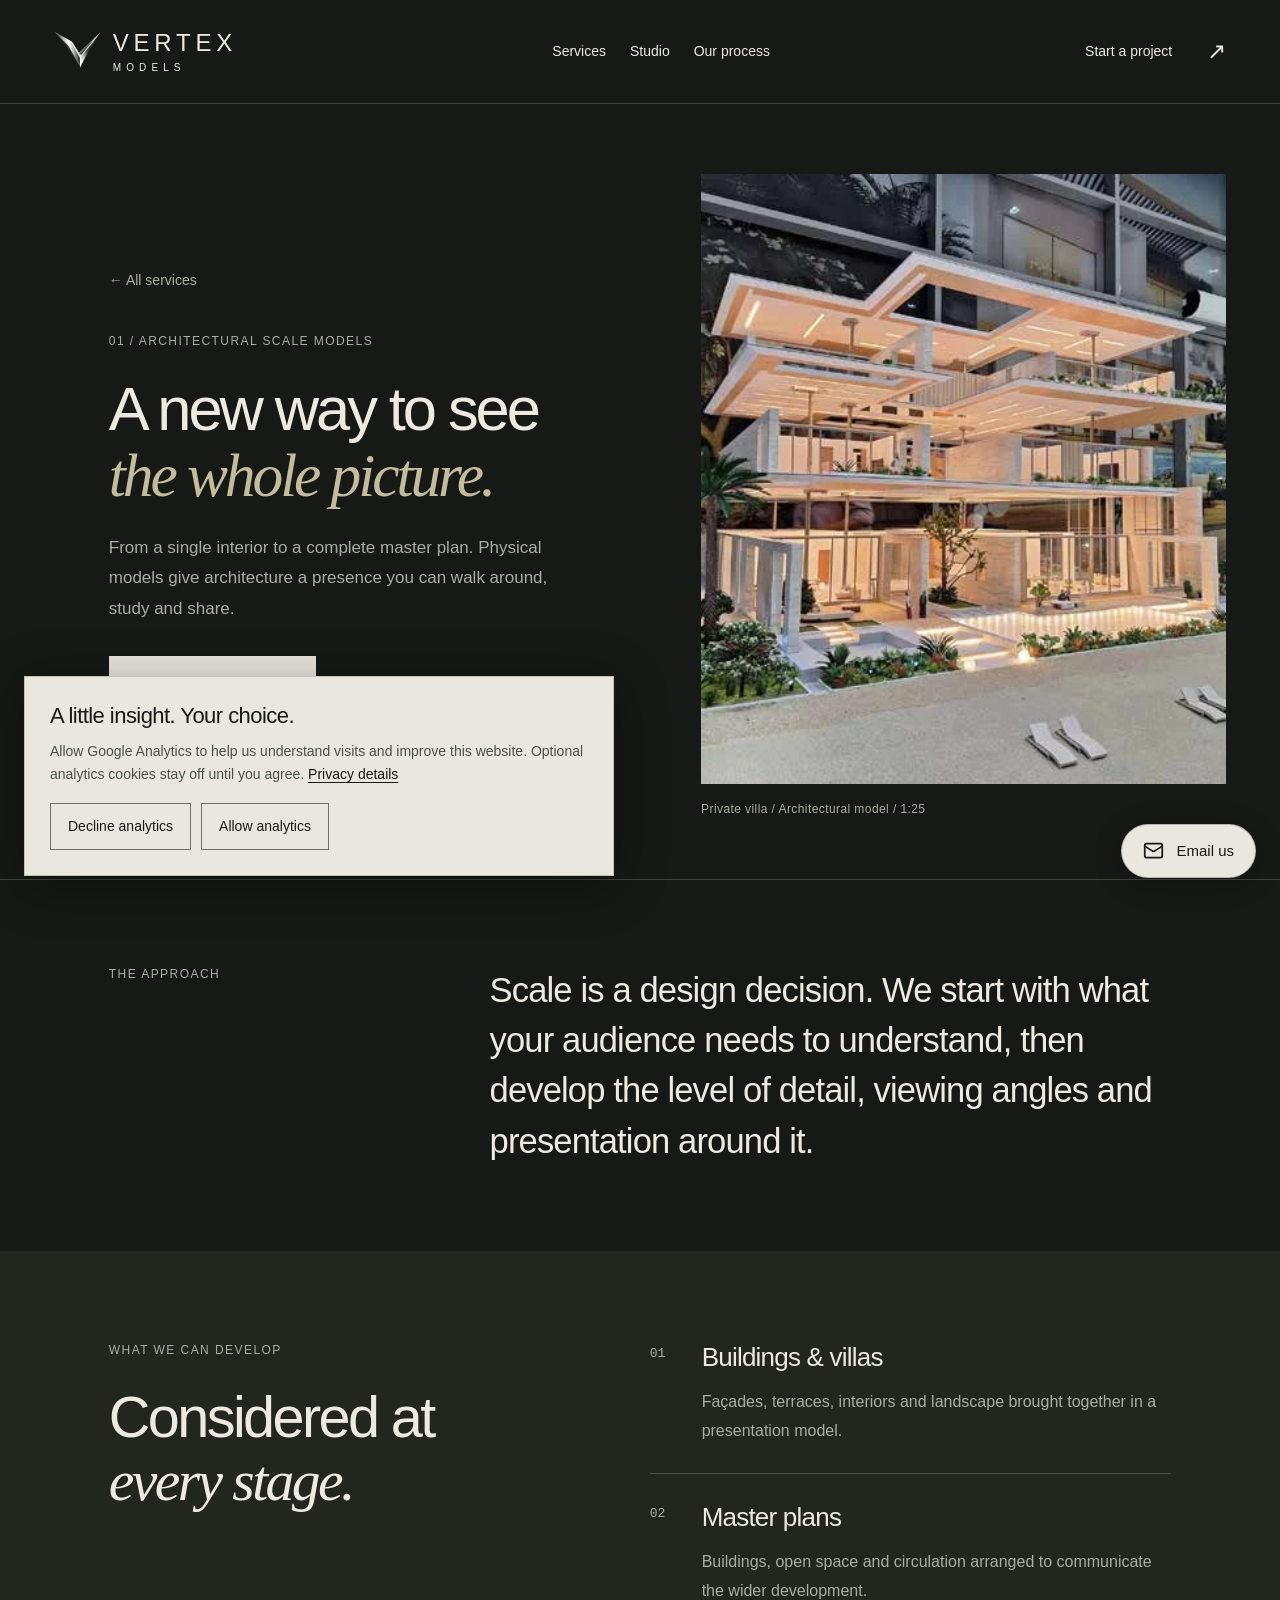
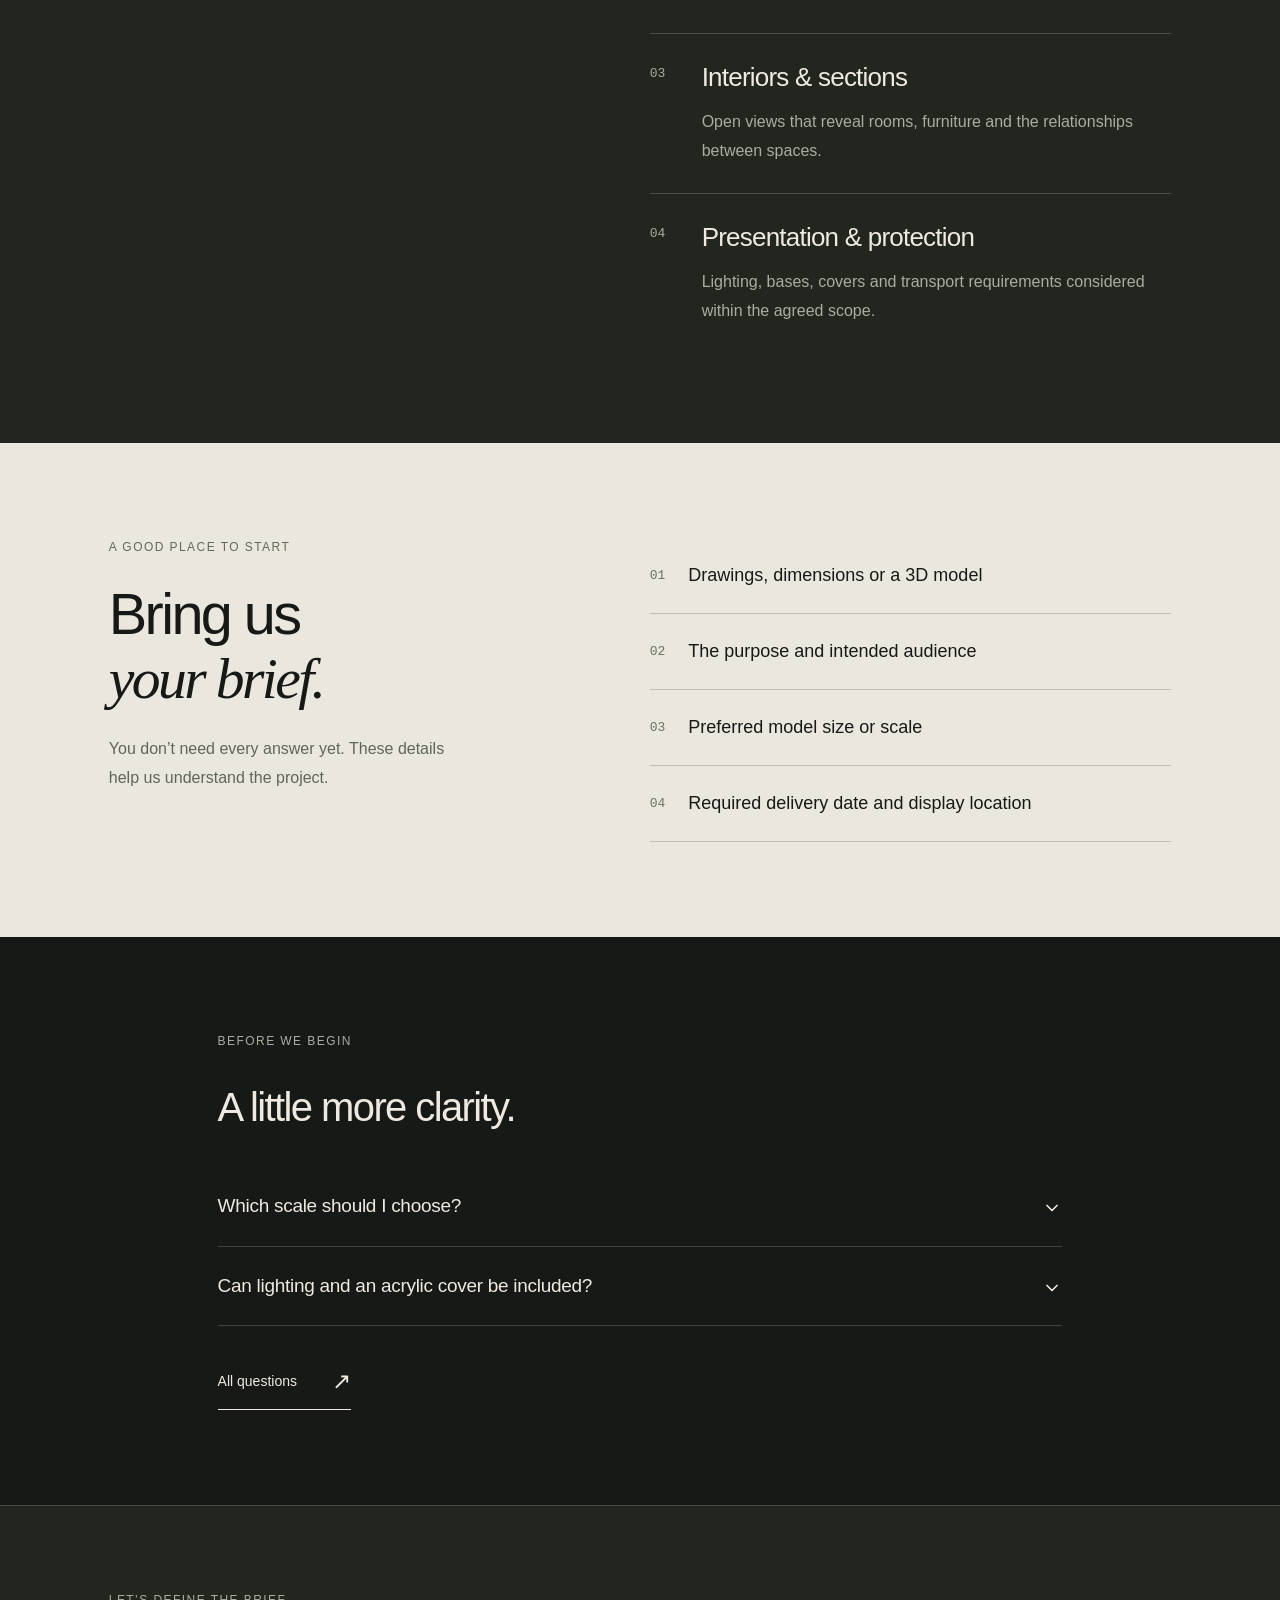
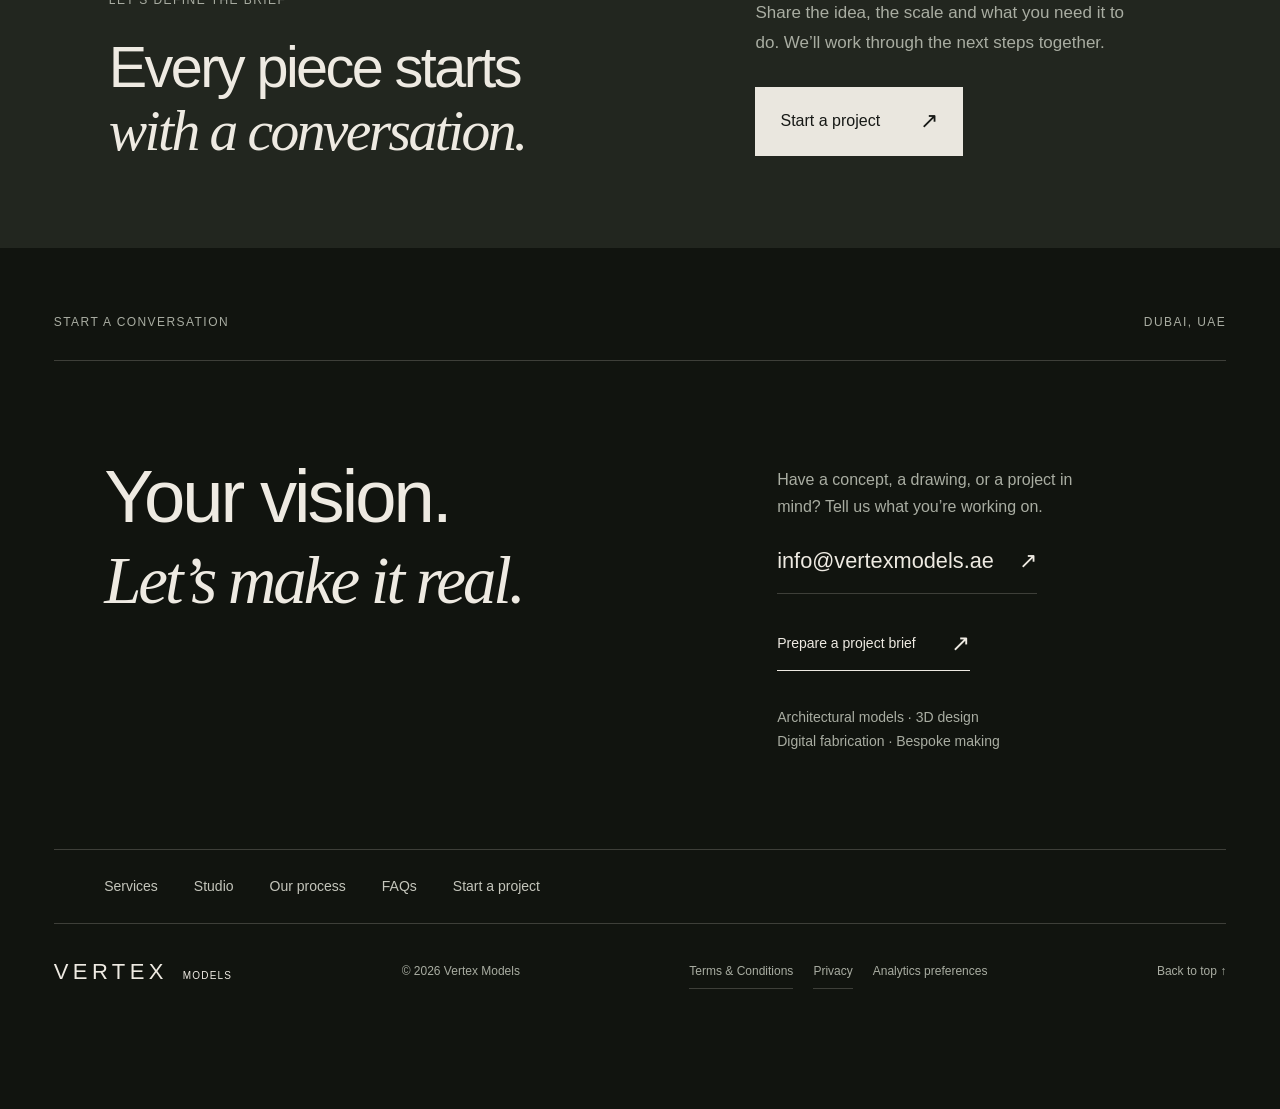
<file: services/architectural-models.html>
<!DOCTYPE html><html lang="en"><head><meta charSet="utf-8"/><meta name="viewport" content="width=device-width, initial-scale=1"/><link rel="preload" href="/images/vertex-mark.png" as="image"/><link rel="stylesheet" href="/_next/static/css/index.QuBADiO-.css" data-rsc-css-href="/_next/static/css/index.QuBADiO-.css" data-precedence="vite-rsc/importer-resources"/><link rel="modulepreload" fetchPriority="low" href="/_next/static/chunks/index-BphNCeyu.js"/><script src="/_next/static/chunks/rolldown-runtime-C60lm6uB.js" type="module" async=""></script><script src="/_next/static/chunks/framework-D_rUT4EX.js" type="module" async=""></script><script src="/_next/static/chunks/navigation-errors-By4dF-Cc.js" type="module" async=""></script><link rel="modulepreload" href="/_next/static/chunks/layout-segment-context-CZuvVCI-.js" crossorigin=""/><link rel="modulepreload" href="/_next/static/chunks/Icon-COpRllaJ.js" crossorigin=""/><link rel="modulepreload" href="/_next/static/chunks/analytics-consent-O_36Z6cu.js" crossorigin=""/><link rel="modulepreload" href="/_next/static/chunks/analytics-Bzyf-aNp.js" crossorigin=""/><link rel="modulepreload" href="/_next/static/chunks/faq-list-wmA3N3p4.js" crossorigin=""/><link rel="modulepreload" href="/_next/static/chunks/utils-CyEXM8_e.js" crossorigin=""/><link rel="modulepreload" href="/_next/static/chunks/chevron-down-DZxvEe2u.js" crossorigin=""/><title>Architectural scale models — Vertex Models</title><meta name="description" content="From a single interior to a complete master plan. Physical models give architecture a presence you can walk around, study and share."/><meta name="robots" content="index, follow"/><meta property="og:title" content="Architectural scale models — Vertex Models"/><meta property="og:description" content="From a single interior to a complete master plan. Physical models give architecture a presence you can walk around, study and share."/><meta property="og:url" content="https://vertexmodels.ae"/><meta property="og:site_name" content="Vertex Models"/><meta property="og:type" content="website"/><meta property="og:locale" content="en_AE"/><meta property="og:image" content="https://vertexmodels.ae/images/p2-50.webp"/><meta property="og:image:alt" content="Architectural villa scale model from the Vertex Models portfolio"/><meta name="twitter:card" content="summary_large_image"/><meta name="twitter:title" content="Architectural scale models — Vertex Models"/><meta name="twitter:description" content="From a single interior to a complete master plan. Physical models give architecture a presence you can walk around, study and share."/><meta name="twitter:image" content="https://vertexmodels.ae/images/p2-50.webp"/><meta name="twitter:image:alt" content="Architectural villa scale model from the Vertex Models portfolio"/><link rel="shortcut icon" href="/favicon.svg"/><link rel="icon" href="/favicon.svg"/><link rel="canonical" href="https://vertexmodels.ae/services/architectural-models"/><script>Object.assign(((self[Symbol.for("vinext.navigationRuntime")]??={bootstrap:{routeManifest:null},functions:{}}).bootstrap.rsc??={rsc:[]}),{params:{"slug":"architectural-models"},nav:{"pathname":"/services/architectural-models","searchParams":[]}})</script><link rel="modulepreload" href="/_next/static/chunks/index-BphNCeyu.js" />
</head><body><a class="skip-link" href="#main">Skip to content</a><div id="top"></div><header class="site-header"><a href="/" class="brand" aria-label="Vertex Models home"><span class="brand-mark"><img src="/images/vertex-mark.png" alt=""/></span><span>VERTEX<span class="brand-sub">MODELS</span></span></a><nav class="desktop-nav" aria-label="Main navigation"><a href="/services">Services</a><a href="/studio">Studio</a><a href="/#process">Our process</a></nav><a href="/start-a-project" class="header-contact">Start a project <span aria-hidden="true">↗</span></a><details class="mobile-nav"><summary>Menu <span>＋</span></summary><nav aria-label="Mobile navigation"><a href="/services">Services</a><a href="/studio">Studio</a><a href="/#process">Our process</a><a href="/faqs">FAQs</a><a href="/start-a-project">Start a project</a></nav></details></header><main id="main" class="expansion"><header class="service-hero"><div class="service-hero-copy"><a href="/services" class="back-link">← All services</a><span class="section-index">01<!-- --> / <!-- -->Architectural scale models</span><h1>A new way to see<br/><em>the whole picture.</em></h1><p>From a single interior to a complete master plan. Physical models give architecture a presence you can walk around, study and share.</p><a class="solid-link" href="/start-a-project?service=architectural-models">Start a project<span aria-hidden="true">↗</span></a></div><figure><img src="/images/p2-50.webp" alt="Illuminated private villa scale model with open terraces and landscaping" fetchPriority="high"/><figcaption>Private villa / Architectural model / 1:25</figcaption></figure></header><section class="service-approach"><span class="section-index">THE APPROACH</span><p>Scale is a design decision. We start with what your audience needs to understand, then develop the level of detail, viewing angles and presentation around it.</p></section><section class="service-outputs"><div><span class="section-index">WHAT WE CAN DEVELOP</span><h2>Considered at<br/><em>every stage.</em></h2></div><div class="output-list"><article><span>0<!-- -->1</span><div><h3>Buildings &amp; villas</h3><p>Façades, terraces, interiors and landscape brought together in a presentation model.</p></div></article><article><span>0<!-- -->2</span><div><h3>Master plans</h3><p>Buildings, open space and circulation arranged to communicate the wider development.</p></div></article><article><span>0<!-- -->3</span><div><h3>Interiors &amp; sections</h3><p>Open views that reveal rooms, furniture and the relationships between spaces.</p></div></article><article><span>0<!-- -->4</span><div><h3>Presentation &amp; protection</h3><p>Lighting, bases, covers and transport requirements considered within the agreed scope.</p></div></article></div></section><section class="brief-preparation"><div><span class="section-index">A GOOD PLACE TO START</span><h2>Bring us<br/><em>your brief.</em></h2><p>You don’t need every answer yet. These details help us understand the project.</p></div><ul><li><span>0<!-- -->1</span>Drawings, dimensions or a 3D model</li><li><span>0<!-- -->2</span>The purpose and intended audience</li><li><span>0<!-- -->3</span>Preferred model size or scale</li><li><span>0<!-- -->4</span>Required delivery date and display location</li></ul></section><section class="service-questions"><span class="section-index">BEFORE WE BEGIN</span><h2>A little more clarity.</h2><div data-slot="accordion" class="faq-list" data-orientation="vertical"><div data-state="closed" data-orientation="vertical" data-slot="accordion-item" class="border-b last:border-b-0"><h3 data-orientation="vertical" data-state="closed" class="flex"><button type="button" aria-expanded="false" data-state="closed" data-orientation="vertical" id="radix-_R_nbai_" data-slot="accordion-trigger" class="flex flex-1 items-start justify-between gap-4 rounded-md py-4 text-left text-sm font-medium transition-all outline-none hover:underline focus-visible:border-ring focus-visible:ring-[3px] focus-visible:ring-ring/50 disabled:pointer-events-none disabled:opacity-50 [&amp;[data-state=open]&gt;svg]:rotate-180" data-radix-collection-item="">Which scale should I choose?<svg xmlns="http://www.w3.org/2000/svg" width="24" height="24" viewBox="0 0 24 24" fill="none" stroke="currentColor" stroke-width="2" stroke-linecap="round" stroke-linejoin="round" class="lucide lucide-chevron-down pointer-events-none size-4 shrink-0 translate-y-0.5 text-muted-foreground transition-transform duration-200" aria-hidden="true"><path d="m6 9 6 6 6-6"></path></svg></button></h3><div data-state="closed" id="radix-_R_2nbai_" hidden="" role="region" aria-labelledby="radix-_R_nbai_" data-orientation="vertical" data-slot="accordion-content" class="overflow-hidden text-sm data-[state=closed]:animate-accordion-up data-[state=open]:animate-accordion-down" style="--radix-accordion-content-height:var(--radix-collapsible-content-height);--radix-accordion-content-width:var(--radix-collapsible-content-width)"></div></div><div data-state="closed" data-orientation="vertical" data-slot="accordion-item" class="border-b last:border-b-0"><h3 data-orientation="vertical" data-state="closed" class="flex"><button type="button" aria-expanded="false" data-state="closed" data-orientation="vertical" id="radix-_R_17bai_" data-slot="accordion-trigger" class="flex flex-1 items-start justify-between gap-4 rounded-md py-4 text-left text-sm font-medium transition-all outline-none hover:underline focus-visible:border-ring focus-visible:ring-[3px] focus-visible:ring-ring/50 disabled:pointer-events-none disabled:opacity-50 [&amp;[data-state=open]&gt;svg]:rotate-180" data-radix-collection-item="">Can lighting and an acrylic cover be included?<svg xmlns="http://www.w3.org/2000/svg" width="24" height="24" viewBox="0 0 24 24" fill="none" stroke="currentColor" stroke-width="2" stroke-linecap="round" stroke-linejoin="round" class="lucide lucide-chevron-down pointer-events-none size-4 shrink-0 translate-y-0.5 text-muted-foreground transition-transform duration-200" aria-hidden="true"><path d="m6 9 6 6 6-6"></path></svg></button></h3><div data-state="closed" id="radix-_R_37bai_" hidden="" role="region" aria-labelledby="radix-_R_17bai_" data-orientation="vertical" data-slot="accordion-content" class="overflow-hidden text-sm data-[state=closed]:animate-accordion-up data-[state=open]:animate-accordion-down" style="--radix-accordion-content-height:var(--radix-collapsible-content-height);--radix-accordion-content-width:var(--radix-collapsible-content-width)"></div></div></div><a href="/faqs" class="text-link">All questions <span aria-hidden="true">↗</span></a></section><section class="next-conversation"><div><span class="section-index">LET’S DEFINE THE BRIEF</span><h2>Every piece starts<br/><em>with a conversation.</em></h2></div><div><p>Share the idea, the scale and what you need it to do. We’ll work through the next steps together.</p><a class="solid-link" href="/start-a-project?service=architectural-models">Start a project<span aria-hidden="true">↗</span></a></div></section></main><footer id="contact" class="contact-section"><div class="eyebrow"><span>START A CONVERSATION</span><span>DUBAI, UAE</span></div><div class="contact-main"><h2>Your vision.<br/><em>Let’s make it real.</em></h2><div class="contact-info"><p>Have a concept, a drawing, or a project in mind? Tell us what you’re working on.</p><a href="mailto:info@vertexmodels.ae" class="email-link">info@vertexmodels.ae <span aria-hidden="true">↗</span></a><a href="/start-a-project" class="text-link footer-brief">Prepare a project brief <span aria-hidden="true">↗</span></a><p class="contact-small">Architectural models · 3D design<br/>Digital fabrication · Bespoke making</p></div></div><nav class="footer-explore" aria-label="Explore Vertex"><a href="/services">Services</a><a href="/studio">Studio</a><a href="/#process">Our process</a><a href="/faqs">FAQs</a><a href="/start-a-project">Start a project</a></nav><div class="footer-bottom"><a href="/" class="footer-wordmark">VERTEX<span>MODELS</span></a><span>© <!-- -->2026<!-- --> Vertex Models</span><nav class="footer-legal" aria-label="Legal"><a href="/terms">Terms &amp; Conditions</a><a href="/privacy">Privacy</a><button type="button" class="analytics-settings">Analytics preferences</button></nav><a href="#top">Back to top ↑</a></div></footer><a class="floating-contact" href="mailto:info@vertexmodels.ae?subject=Enquiry%20for%20Vertex%20Models" aria-label="Email Vertex Models at info@vertexmodels.ae" title="Email info@vertexmodels.ae"><svg xmlns="http://www.w3.org/2000/svg" width="21" height="21" viewBox="0 0 24 24" fill="none" stroke="currentColor" stroke-width="2" stroke-linecap="round" stroke-linejoin="round" class="lucide lucide-mail" aria-hidden="true"><path d="m22 7-8.991 5.727a2 2 0 0 1-2.009 0L2 7"></path><rect x="2" y="4" width="20" height="16" rx="2"></rect></svg><span>Email us</span></a><script type="module" src="/_next/static/chunks/index-BphNCeyu.js" id="_R_" async=""></script><script>((self[Symbol.for("vinext.navigationRuntime")]??={bootstrap:{routeManifest:null},functions:{}}).bootstrap.rsc??={rsc:[]}).rsc.push("0:{\"page:/services/architectural-models\":\"$L1\",\"layout:/\":\"$L2\",\"route:/services/architectural-models\":\"$L3\",\"__route\":\"route:/services/architectural-models\",\"__interceptionContext\":null,\"__layoutIds\":[\"layout:/\"],\"__rootLayout\":\"/\",\"__bfcacheSegmentIdentities\":{\"layout:/\":\"[\\\"layout\\\",\\\"layout:/\\\",\\\"root-boundary:/\\\",\\\"\\\"]\",\"page:/services/architectural-models\":\"[\\\"page\\\",\\\"page:/services/:slug\\\",\\\"root-boundary:/\\\",\\\"[\\\\\\\"services\\\\\\\",\\\\\\\"slug|architectural-models|d\\\\\\\"]\\\"]\"},\"__srcPage\":[\"services\",\"[slug]\",\"page\"],\"__layoutFlags\":{\"layout:/\":\"s\"},\"__artifactCompatibility\":{\"schemaVersion\":1,\"graphVersion\":\"app-route-graph:3580eb90a7dd2fac\",\"deploymentVersion\":\"0d242c21-e4d9-4183-95a6-eeb4d38b5953\",\"appElementsSchemaVersion\":1,\"rscPayloadSchemaVersion\":1,\"rootBoundaryId\":\"/\",\"renderEpoch\":null}}\n")</script><script>((self[Symbol.for("vinext.navigationRuntime")]??={bootstrap:{routeManifest:null},functions:{}}).bootstrap.rsc??={rsc:[]}).rsc.push("4:I[\"d78cf13b12d2\",[],\"Children\",1]\n")</script><script>((self[Symbol.for("vinext.navigationRuntime")]??={bootstrap:{routeManifest:null},functions:{}}).bootstrap.rsc??={rsc:[]}).rsc.push("5:I[\"61bd68617267\",[],\"default\",1]\n")</script><script>((self[Symbol.for("vinext.navigationRuntime")]??={bootstrap:{routeManifest:null},functions:{}}).bootstrap.rsc??={rsc:[]}).rsc.push("6:I[\"eede81f5ed37\",[],\"AnalyticsConsent\",1]\n")</script><script>((self[Symbol.for("vinext.navigationRuntime")]??={bootstrap:{routeManifest:null},functions:{}}).bootstrap.rsc??={rsc:[]}).rsc.push("7:I[\"704cdca18586\",[],\"GlobalErrorBoundary\",1]\n")</script><script>((self[Symbol.for("vinext.navigationRuntime")]??={bootstrap:{routeManifest:null},functions:{}}).bootstrap.rsc??={rsc:[]}).rsc.push("8:I[\"583f8a064e38\",[],\"default\",1]\n")</script><script>((self[Symbol.for("vinext.navigationRuntime")]??={bootstrap:{routeManifest:null},functions:{}}).bootstrap.rsc??={rsc:[]}).rsc.push("9:I[\"704cdca18586\",[],\"ErrorBoundary\",1]\n")</script><script>((self[Symbol.for("vinext.navigationRuntime")]??={bootstrap:{routeManifest:null},functions:{}}).bootstrap.rsc??={rsc:[]}).rsc.push("a:I[\"3b21ce3da5ba\",[],\"LayoutSegmentProvider\",1]\n")</script><script>((self[Symbol.for("vinext.navigationRuntime")]??={bootstrap:{routeManifest:null},functions:{}}).bootstrap.rsc??={rsc:[]}).rsc.push("b:I[\"d78cf13b12d2\",[],\"Slot\",1]\n")</script><script>((self[Symbol.for("vinext.navigationRuntime")]??={bootstrap:{routeManifest:null},functions:{}}).bootstrap.rsc??={rsc:[]}).rsc.push("c:I[\"704cdca18586\",[],\"NotFoundBoundary\",1]\n")</script><script>((self[Symbol.for("vinext.navigationRuntime")]??={bootstrap:{routeManifest:null},functions:{}}).bootstrap.rsc??={rsc:[]}).rsc.push(":HL[\"/_next/static/css/index.QuBADiO-.css\",\"style\"     ]\n")</script><script>((self[Symbol.for("vinext.navigationRuntime")]??={bootstrap:{routeManifest:null},functions:{}}).bootstrap.rsc??={rsc:[]}).rsc.push(":HL[\"/images/vertex-mark.png\",\"image\"]\n")</script><script>((self[Symbol.for("vinext.navigationRuntime")]??={bootstrap:{routeManifest:null},functions:{}}).bootstrap.rsc??={rsc:[]}).rsc.push("2:[[[\"$\",\"link\",\"css:/_next/static/css/index.QuBADiO-.css\",{\"rel\":\"stylesheet\",\"precedence\":\"vite-rsc/importer-resources\",\"href\":\"/_next/static/css/index.QuBADiO-.css\",\"data-rsc-css-href\":\"/_next/static/css/index.QuBADiO-.css\"}],\"$undefined\"],[\"$\",\"html\",null,{\"lang\":\"en\",\"children\":[\"$\",\"body\",null,{\"children\":[[\"$\",\"a\",null,{\"className\":\"skip-link\",\"href\":\"#main\",\"children\":\"Skip to content\"}],[\"$\",\"$L4\",null,{}],[\"$\",\"a\",null,{\"className\":\"floating-contact\",\"href\":\"mailto:info@vertexmodels.ae?subject=Enquiry%20for%20Vertex%20Models\",\"aria-label\":\"Email Vertex Models at info@vertexmodels.ae\",\"title\":\"Email info@vertexmodels.ae\",\"children\":[[\"$\",\"$L5\",null,{\"ref\":\"$undefined\",\"iconNode\":[[\"path\",{\"d\":\"m22 7-8.991 5.727a2 2 0 0 1-2.009 0L2 7\",\"key\":\"132q7q\"}],[\"rect\",{\"x\":\"2\",\"y\":\"4\",\"width\":\"20\",\"height\":\"16\",\"rx\":\"2\",\"key\":\"izxlao\"}]],\"className\":\"lucide-mail\",\"size\":21,\"aria-hidden\":\"true\"}],[\"$\",\"span\",null,{\"children\":\"Email us\"}]]}],[\"$\",\"$L6\",null,{}]]}]}]]\n")</script><script>((self[Symbol.for("vinext.navigationRuntime")]??={bootstrap:{routeManifest:null},functions:{}}).bootstrap.rsc??={rsc:[]}).rsc.push("3:[[[\"$\",\"meta\",null,{\"charSet\":\"utf-8\"}],[[\"$\",\"title\",\"0\",{\"children\":\"Architectural scale models — Vertex Models\"}],[\"$\",\"meta\",\"1\",{\"name\":\"description\",\"content\":\"From a single interior to a complete master plan. Physical models give architecture a presence you can walk around, study and share.\"}],[\"$\",\"meta\",\"2\",{\"name\":\"robots\",\"content\":\"index, follow\"}],[\"$\",\"meta\",\"3\",{\"property\":\"og:title\",\"content\":\"Architectural scale models — Vertex Models\"}],[\"$\",\"meta\",\"4\",{\"property\":\"og:description\",\"content\":\"From a single interior to a complete master plan. Physical models give architecture a presence you can walk around, study and share.\"}],[\"$\",\"meta\",\"5\",{\"property\":\"og:url\",\"content\":\"https://vertexmodels.ae\"}],[\"$\",\"meta\",\"6\",{\"property\":\"og:site_name\",\"content\":\"Vertex Models\"}],[\"$\",\"meta\",\"7\",{\"property\":\"og:type\",\"content\":\"website\"}],[\"$\",\"meta\",\"8\",{\"property\":\"og:locale\",\"content\":\"en_AE\"}],[\"$\",\"meta\",\"9\",{\"property\":\"og:image\",\"content\":\"https://vertexmodels.ae/images/p2-50.webp\"}],[\"$\",\"meta\",\"10\",{\"property\":\"og:image:alt\",\"content\":\"Architectural villa scale model from the Vertex Models portfolio\"}],[\"$\",\"meta\",\"11\",{\"name\":\"twitter:card\",\"content\":\"summary_large_image\"}],[\"$\",\"meta\",\"12\",{\"name\":\"twitter:title\",\"content\":\"Architectural scale models — Vertex Models\"}],[\"$\",\"meta\",\"13\",{\"name\":\"twitter:description\",\"content\":\"From a single interior to a complete master plan. Physical models give architecture a presence you can walk around, study and share.\"}],[\"$\",\"meta\",\"14\",{\"name\":\"twitter:image\",\"content\":\"https://vertexmodels.ae/images/p2-50.webp\"}],[\"$\",\"meta\",\"15\",{\"name\":\"twitter:image:alt\",\"content\":\"Architectural villa scale model from the Vertex Models portfolio\"}],[\"$\",\"link\",\"16\",{\"data-vinext-streamed-icon\":\"$undefined\",\"rel\":\"shortcut icon\",\"href\":\"/favicon.svg\",\"type\":\"$undefined\",\"sizes\":\"$undefined\",\"color\":\"$undefined\",\"media\":\"$undefined\",\"fetchPriority\":\"$undefined\"}],[\"$\",\"link\",\"17\",{\"data-vinext-streamed-icon\":\"$undefined\",\"rel\":\"icon\",\"href\":\"/favicon.svg\",\"type\":\"$undefined\",\"sizes\":\"$undefined\",\"color\":\"$undefined\",\"media\":\"$undefined\",\"fetchPriority\":\"$undefined\"}],[\"$\",\"link\",\"18\",{\"rel\":\"canonical\",\"href\":\"https://vertexmodels.ae/services/architectural-models\"}]],[[\"$\",\"meta\",\"0\",{\"name\":\"viewport\",\"content\":\"width=device-width, initial-scale=1\"}]]],[\"$\",\"$L7\",null,{\"fallback\":\"$8\",\"children\":[\"$\",\"$L9\",null,{\"fallback\":\"$8\",\"children\":[\"$\",\"$La\",null,{\"providerId\":\"layout:/\",\"segmentMap\":{\"children\":[\"services\",\"architectural-models\"]},\"children\":[\"$\",\"$Lb\",null,{\"id\":\"layout:/\",\"parallelSlots\":\"$undefined\",\"children\":[\"$\",\"$Lc\",null,{\"resetKey\":\"services\",\"fallback\":[[\"$\",\"header\",null,{\"className\":\"site-header\",\"children\":[[\"$\",\"a\",null,{\"href\":\"/\",\"className\":\"brand\",\"aria-label\":\"Vertex Models home\",\"children\":[[\"$\",\"span\",null,{\"className\":\"brand-mark\",\"children\":[\"$\",\"img\",null,{\"src\":\"/images/vertex-mark.png\",\"alt\":\"\"}]}],[\"$\",\"span\",null,{\"children\":[\"VERTEX\",[\"$\",\"span\",null,{\"className\":\"brand-sub\",\"children\":\"MODELS\"}]]}]]}],[\"$\",\"nav\",null,{\"className\":\"desktop-nav\",\"aria-label\":\"Main navigation\",\"children\":[[\"$\",\"a\",null,{\"href\":\"/services\",\"children\":\"Services\"}],[\"$\",\"a\",null,{\"href\":\"/studio\",\"children\":\"Studio\"}],[\"$\",\"a\",null,{\"href\":\"/#process\",\"children\":\"Our process\"}]]}],[\"$\",\"a\",null,{\"href\":\"/start-a-project\",\"className\":\"header-contact\",\"children\":[\"Start a project \",[\"$\",\"span\",null,{\"aria-hidden\":\"true\",\"children\":\"↗\"}]]}],[\"$\",\"details\",null,{\"className\":\"mobile-nav\",\"children\":[[\"$\",\"summary\",null,{\"children\":[\"Menu \",[\"$\",\"span\",null,{\"children\":\"＋\"}]]}],[\"$\",\"nav\",null,{\"aria-label\":\"Mobile navigation\",\"children\":[[\"$\",\"a\",null,{\"href\":\"/services\",\"children\":\"Services\"}],[\"$\",\"a\",null,{\"href\":\"/studio\",\"children\":\"Studio\"}],[\"$\",\"a\",null,{\"href\":\"/#process\",\"children\":\"Our process\"}],[\"$\",\"a\",null,{\"href\":\"/faqs\",\"children\":\"FAQs\"}],[\"$\",\"a\",null,{\"href\":\"/start-a-project\",\"children\":\"Start a project\"}]]}]]}]]}],[\"$\",\"main\",null,{\"id\":\"main\",\"className\":\"not-found\",\"children\":[[\"$\",\"span\",null,{\"className\":\"section-index\",\"children\":\"404 / OUTSIDE THE FRAME\"}],[\"$\",\"h1\",null,{\"children\":[\"This page\",[\"$\",\"br\",null,{}],[\"$\",\"em\",null,{\"children\":\"isn’t here.\"}]]}],[\"$\",\"a\",null,{\"href\":\"/services\",\"className\":\"text-link\",\"children\":\"Explore our services ↗\"}]]}],[\"$\",\"footer\",null,{\"id\":\"contact\",\"className\":\"contact-section\",\"children\":[[\"$\",\"div\",null,{\"className\":\"eyebrow\",\"children\":[[\"$\",\"span\",null,{\"children\":\"START A CONVERSATION\"}],[\"$\",\"span\",null,{\"children\":\"DUBAI, UAE\"}]]}],[\"$\",\"div\",null,{\"className\":\"contact-main\",\"children\":[[\"$\",\"h2\",null,{\"children\":[\"Your vision.\",[\"$\",\"br\",null,{}],[\"$\",\"em\",null,{\"children\":\"Let’s make it real.\"}]]}],[\"$\",\"div\",null,{\"className\":\"contact-info\",\"children\":[\"$Ld\",\"$Le\",\"$Lf\",\"$L10\"]}]]}],\"$L11\",\"$L12\"]}]],\"children\":\"$L13\"}]}]}]}]}],null,null]\n")</script><script>((self[Symbol.for("vinext.navigationRuntime")]??={bootstrap:{routeManifest:null},functions:{}}).bootstrap.rsc??={rsc:[]}).rsc.push("14:I[\"eede81f5ed37\",[],\"AnalyticsSettings\",1]\n")</script><script>((self[Symbol.for("vinext.navigationRuntime")]??={bootstrap:{routeManifest:null},functions:{}}).bootstrap.rsc??={rsc:[]}).rsc.push("15:I[\"dc3d79559167\",[],\"AppRouterScrollTarget\",1]\n")</script><script>((self[Symbol.for("vinext.navigationRuntime")]??={bootstrap:{routeManifest:null},functions:{}}).bootstrap.rsc??={rsc:[]}).rsc.push("16:I[\"704cdca18586\",[],\"RedirectBoundary\",1]\n")</script><script>((self[Symbol.for("vinext.navigationRuntime")]??={bootstrap:{routeManifest:null},functions:{}}).bootstrap.rsc??={rsc:[]}).rsc.push("d:[\"$\",\"p\",null,{\"children\":\"Have a concept, a drawing, or a project in mind? Tell us what you’re working on.\"}]\n")</script><script>((self[Symbol.for("vinext.navigationRuntime")]??={bootstrap:{routeManifest:null},functions:{}}).bootstrap.rsc??={rsc:[]}).rsc.push("e:[\"$\",\"a\",null,{\"href\":\"mailto:info@vertexmodels.ae\",\"className\":\"email-link\",\"children\":[\"info@vertexmodels.ae \",[\"$\",\"span\",null,{\"aria-hidden\":\"true\",\"children\":\"↗\"}]]}]\n")</script><script>((self[Symbol.for("vinext.navigationRuntime")]??={bootstrap:{routeManifest:null},functions:{}}).bootstrap.rsc??={rsc:[]}).rsc.push("f:[\"$\",\"a\",null,{\"href\":\"/start-a-project\",\"className\":\"text-link footer-brief\",\"children\":[\"Prepare a project brief \",[\"$\",\"span\",null,{\"aria-hidden\":\"true\",\"children\":\"↗\"}]]}]\n")</script><script>((self[Symbol.for("vinext.navigationRuntime")]??={bootstrap:{routeManifest:null},functions:{}}).bootstrap.rsc??={rsc:[]}).rsc.push("10:[\"$\",\"p\",null,{\"className\":\"contact-small\",\"children\":[\"Architectural models · 3D design\",[\"$\",\"br\",null,{}],\"Digital fabrication · Bespoke making\"]}]\n")</script><script>((self[Symbol.for("vinext.navigationRuntime")]??={bootstrap:{routeManifest:null},functions:{}}).bootstrap.rsc??={rsc:[]}).rsc.push("11:[\"$\",\"nav\",null,{\"className\":\"footer-explore\",\"aria-label\":\"Explore Vertex\",\"children\":[[\"$\",\"a\",null,{\"href\":\"/services\",\"children\":\"Services\"}],[\"$\",\"a\",null,{\"href\":\"/studio\",\"children\":\"Studio\"}],[\"$\",\"a\",null,{\"href\":\"/#process\",\"children\":\"Our process\"}],[\"$\",\"a\",null,{\"href\":\"/faqs\",\"children\":\"FAQs\"}],[\"$\",\"a\",null,{\"href\":\"/start-a-project\",\"children\":\"Start a project\"}]]}]\n")</script><script>((self[Symbol.for("vinext.navigationRuntime")]??={bootstrap:{routeManifest:null},functions:{}}).bootstrap.rsc??={rsc:[]}).rsc.push("12:[\"$\",\"div\",null,{\"className\":\"footer-bottom\",\"children\":[[\"$\",\"a\",null,{\"href\":\"/\",\"className\":\"footer-wordmark\",\"children\":[\"VERTEX\",[\"$\",\"span\",null,{\"children\":\"MODELS\"}]]}],[\"$\",\"span\",null,{\"children\":[\"© \",2026,\" Vertex Models\"]}],[\"$\",\"nav\",null,{\"className\":\"footer-legal\",\"aria-label\":\"Legal\",\"children\":[[\"$\",\"a\",null,{\"href\":\"/terms\",\"children\":\"Terms \u0026 Conditions\"}],[\"$\",\"a\",null,{\"href\":\"/privacy\",\"children\":\"Privacy\"}],[\"$\",\"$L14\",null,{}]]}],[\"$\",\"a\",null,{\"href\":\"#top\",\"children\":\"Back to top ↑\"}]]}]\n")</script><script>((self[Symbol.for("vinext.navigationRuntime")]??={bootstrap:{routeManifest:null},functions:{}}).bootstrap.rsc??={rsc:[]}).rsc.push("13:[\"$\",\"$Lc\",null,{\"resetKey\":\"[\\\"services\\\",\\\"slug|architectural-models|d\\\"]\",\"fallback\":[[\"$\",\"header\",null,{\"className\":\"site-header\",\"children\":[[\"$\",\"a\",null,{\"href\":\"/\",\"className\":\"brand\",\"aria-label\":\"Vertex Models home\",\"children\":[[\"$\",\"span\",null,{\"className\":\"brand-mark\",\"children\":[\"$\",\"img\",null,{\"src\":\"/images/vertex-mark.png\",\"alt\":\"\"}]}],[\"$\",\"span\",null,{\"children\":[\"VERTEX\",[\"$\",\"span\",null,{\"className\":\"brand-sub\",\"children\":\"MODELS\"}]]}]]}],[\"$\",\"nav\",null,{\"className\":\"desktop-nav\",\"aria-label\":\"Main navigation\",\"children\":[[\"$\",\"a\",null,{\"href\":\"/services\",\"children\":\"Services\"}],[\"$\",\"a\",null,{\"href\":\"/studio\",\"children\":\"Studio\"}],[\"$\",\"a\",null,{\"href\":\"/#process\",\"children\":\"Our process\"}]]}],[\"$\",\"a\",null,{\"href\":\"/start-a-project\",\"className\":\"header-contact\",\"children\":[\"Start a project \",[\"$\",\"span\",null,{\"aria-hidden\":\"true\",\"children\":\"↗\"}]]}],[\"$\",\"details\",null,{\"className\":\"mobile-nav\",\"children\":[[\"$\",\"summary\",null,{\"children\":[\"Menu \",[\"$\",\"span\",null,{\"children\":\"＋\"}]]}],[\"$\",\"nav\",null,{\"aria-label\":\"Mobile navigation\",\"children\":[[\"$\",\"a\",null,{\"href\":\"/services\",\"children\":\"Services\"}],[\"$\",\"a\",null,{\"href\":\"/studio\",\"children\":\"Studio\"}],[\"$\",\"a\",null,{\"href\":\"/#process\",\"children\":\"Our process\"}],[\"$\",\"a\",null,{\"href\":\"/faqs\",\"children\":\"FAQs\"}],[\"$\",\"a\",null,{\"href\":\"/start-a-project\",\"children\":\"Start a project\"}]]}]]}]]}],[\"$\",\"main\",null,{\"id\":\"main\",\"className\":\"not-found\",\"children\":[[\"$\",\"span\",null,{\"className\":\"section-index\",\"children\":\"404 / OUTSIDE THE FRAME\"}],[\"$\",\"h1\",null,{\"children\":[\"This page\",[\"$\",\"br\",null,{}],[\"$\",\"em\",null,{\"children\":\"isn’t here.\"}]]}],[\"$\",\"a\",null,{\"href\":\"/services\",\"className\":\"text-link\",\"children\":\"Explore our services ↗\"}]]}],[\"$\",\"footer\",null,{\"id\":\"contact\",\"className\":\"contact-section\",\"children\":[[\"$\",\"div\",null,{\"className\":\"eyebrow\",\"children\":[[\"$\",\"span\",null,{\"children\":\"START A CONVERSATION\"}],[\"$\",\"span\",null,{\"children\":\"DUBAI, UAE\"}]]}],[\"$\",\"div\",null,{\"className\":\"contact-main\",\"children\":[[\"$\",\"h2\",null,{\"children\":[\"Your vision.\",[\"$\",\"br\",null,{}],[\"$\",\"em\",null,{\"children\":\"Let’s make it real.\"}]]}],[\"$\",\"div\",null,{\"className\":\"contact-info\",\"children\":[[\"$\",\"p\",null,{\"children\":\"Have a concept, a drawing, or a project in mind? Tell us what you’re working on.\"}],[\"$\",\"a\",null,{\"href\":\"mailto:info@vertexmodels.ae\",\"className\":\"email-link\",\"children\":[\"info@vertexmodels.ae \",[\"$\",\"span\",null,{\"aria-hidden\":\"true\",\"children\":\"↗\"}]]}],[\"$\",\"a\",null,{\"href\":\"/start-a-project\",\"className\":\"text-link footer-brief\",\"children\":[\"Prepare a project brief \",[\"$\",\"span\",null,{\"aria-hidden\":\"true\",\"children\":\"↗\"}]]}],[\"$\",\"p\",null,{\"className\":\"contact-small\",\"children\":[\"Architectural models · 3D design\",[\"$\",\"br\",null,{}],\"Digital fabrication · Bespoke making\"]}]]}]]}],[\"$\",\"nav\",null,{\"className\":\"footer-explore\",\"aria-label\":\"Explore Vertex\",\"children\":[[\"$\",\"a\",null,{\"href\":\"/services\",\"children\":\"Services\"}],[\"$\",\"a\",null,{\"href\":\"/studio\",\"children\":\"Studio\"}],[\"$\",\"a\",null,{\"href\":\"/#process\",\"children\":\"Our process\"}],[\"$\",\"a\",null,{\"href\":\"/faqs\",\"children\":\"FAQs\"}],[\"$\",\"a\",null,{\"href\":\"/start-a-project\",\"children\":\"Start a project\"}]]}],[\"$\",\"div\",null,{\"className\":\"footer-bottom\",\"children\":[[\"$\",\"a\",null,{\"href\":\"/\",\"className\":\"footer-wordmark\",\"children\":[\"VERTEX\",[\"$\",\"span\",null,{\"children\":\"MODELS\"}]]}],[\"$\",\"span\",null,{\"children\":[\"© \",2026,\" Vertex Models\"]}],[\"$\",\"nav\",null,{\"className\":\"footer-legal\",\"aria-label\":\"Legal\",\"children\":[[\"$\",\"a\",null,{\"href\":\"/terms\",\"children\":\"Terms \u0026 Conditions\"}],[\"$\",\"a\",null,{\"href\":\"/privacy\",\"children\":\"Privacy\"}],[\"$\",\"$L14\",null,{}]]}],[\"$\",\"a\",null,{\"href\":\"#top\",\"children\":\"Back to top ↑\"}]]}]]}]],\"children\":[\"$\",\"$L15\",null,{\"children\":[\"$\",\"$L16\",null,{\"children\":[[\"$\",\"$La\",null,{\"providerId\":\"page:/services/architectural-models\",\"segmentMap\":{\"children\":[\"__PAGE__\"]},\"children\":[\"$\",\"$Lb\",null,{\"id\":\"page:/services/architectural-models\"}]}],null]}]}]}]\n")</script><script>((self[Symbol.for("vinext.navigationRuntime")]??={bootstrap:{routeManifest:null},functions:{}}).bootstrap.rsc??={rsc:[]}).rsc.push(":HL[\"/images/p2-50.webp\",\"image\",{\"fetchPriority\":\"high\"}]\n")</script><script>((self[Symbol.for("vinext.navigationRuntime")]??={bootstrap:{routeManifest:null},functions:{}}).bootstrap.rsc??={rsc:[]}).rsc.push("1:[[\"$\",\"div\",null,{\"id\":\"top\"}],[\"$\",\"header\",null,{\"className\":\"site-header\",\"children\":[[\"$\",\"a\",null,{\"href\":\"/\",\"className\":\"brand\",\"aria-label\":\"Vertex Models home\",\"children\":[[\"$\",\"span\",null,{\"className\":\"brand-mark\",\"children\":[\"$\",\"img\",null,{\"src\":\"/images/vertex-mark.png\",\"alt\":\"\"}]}],[\"$\",\"span\",null,{\"children\":[\"VERTEX\",[\"$\",\"span\",null,{\"className\":\"brand-sub\",\"children\":\"MODELS\"}]]}]]}],[\"$\",\"nav\",null,{\"className\":\"desktop-nav\",\"aria-label\":\"Main navigation\",\"children\":[[\"$\",\"a\",null,{\"href\":\"/services\",\"children\":\"Services\"}],[\"$\",\"a\",null,{\"href\":\"/studio\",\"children\":\"Studio\"}],[\"$\",\"a\",null,{\"href\":\"/#process\",\"children\":\"Our process\"}]]}],[\"$\",\"a\",null,{\"href\":\"/start-a-project\",\"className\":\"header-contact\",\"children\":[\"Start a project \",[\"$\",\"span\",null,{\"aria-hidden\":\"true\",\"children\":\"↗\"}]]}],[\"$\",\"details\",null,{\"className\":\"mobile-nav\",\"children\":[[\"$\",\"summary\",null,{\"children\":[\"Menu \",[\"$\",\"span\",null,{\"children\":\"＋\"}]]}],[\"$\",\"nav\",null,{\"aria-label\":\"Mobile navigation\",\"children\":[[\"$\",\"a\",null,{\"href\":\"/services\",\"children\":\"Services\"}],[\"$\",\"a\",null,{\"href\":\"/studio\",\"children\":\"Studio\"}],[\"$\",\"a\",null,{\"href\":\"/#process\",\"children\":\"Our process\"}],[\"$\",\"a\",null,{\"href\":\"/faqs\",\"children\":\"FAQs\"}],[\"$\",\"a\",null,{\"href\":\"/start-a-project\",\"children\":\"Start a project\"}]]}]]}]]}],[\"$\",\"main\",null,{\"id\":\"main\",\"className\":\"expansion\",\"children\":[[\"$\",\"header\",null,{\"className\":\"service-hero\",\"children\":[[\"$\",\"div\",null,{\"className\":\"service-hero-copy\",\"children\":[[\"$\",\"a\",null,{\"href\":\"/services\",\"className\":\"back-link\",\"children\":\"← All services\"}],[\"$\",\"span\",null,{\"className\":\"section-index\",\"children\":[\"01\",\" / \",\"Architectural scale models\"]}],[\"$\",\"h1\",null,{\"children\":[\"A new way to see\",[\"$\",\"br\",null,{}],[\"$\",\"em\",null,{\"children\":\"the whole picture.\"}]]}],[\"$\",\"p\",null,{\"children\":\"From a single interior to a complete master plan. Physical models give architecture a presence you can walk around, study and share.\"}],[\"$\",\"a\",null,{\"className\":\"solid-link\",\"href\":\"/start-a-project?service=architectural-models\",\"children\":[\"Start a project\",[\"$\",\"span\",null,{\"aria-hidden\":\"true\",\"children\":\"↗\"}]]}]]}],[\"$\",\"figure\",null,{\"children\":[[\"$\",\"img\",null,{\"src\":\"/images/p2-50.webp\",\"alt\":\"Illuminated private villa scale model with open terraces and landscaping\",\"fetchPriority\":\"high\"}],[\"$\",\"figcaption\",null,{\"children\":\"Private villa / Architectural model / 1:25\"}]]}]]}],[\"$\",\"section\",null,{\"className\":\"service-approach\",\"children\":[[\"$\",\"span\",null,{\"className\":\"section-index\",\"children\":\"THE APPROACH\"}],[\"$\",\"p\",null,{\"children\":\"Scale is a design decision. We start with what your audience needs to understand, then develop the level of detail, viewing angles and presentation around it.\"}]]}],[\"$\",\"section\",null,{\"className\":\"service-outputs\",\"children\":[[\"$\",\"div\",null,{\"children\":[[\"$\",\"span\",null,{\"className\":\"section-index\",\"children\":\"WHAT WE CAN DEVELOP\"}],[\"$\",\"h2\",null,{\"children\":[\"Considered at\",[\"$\",\"br\",null,{}],[\"$\",\"em\",null,{\"children\":\"every stage.\"}]]}]]}],[\"$\",\"div\",null,{\"className\":\"output-list\",\"children\":[[\"$\",\"article\",\"Buildings \u0026 villas\",{\"children\":[[\"$\",\"span\",null,{\"children\":[\"0\",1]}],[\"$\",\"div\",null,{\"children\":[[\"$\",\"h3\",null,{\"children\":\"Buildings \u0026 villas\"}],[\"$\",\"p\",null,{\"children\":\"Façades, terraces, interiors and landscape brought together in a presentation model.\"}]]}]]}],[\"$\",\"article\",\"Master plans\",{\"children\":[[\"$\",\"span\",null,{\"children\":[\"0\",2]}],[\"$\",\"div\",null,{\"children\":[[\"$\",\"h3\",null,{\"children\":\"Master plans\"}],[\"$\",\"p\",null,{\"children\":\"Buildings, open space and circulation arranged to communicate the wider development.\"}]]}]]}],[\"$\",\"article\",\"Interiors \u0026 sections\",{\"children\":[[\"$\",\"span\",null,{\"children\":[\"0\",3]}],[\"$\",\"div\",null,{\"children\":[[\"$\",\"h3\",null,{\"children\":\"Interiors \u0026 sections\"}],[\"$\",\"p\",null,{\"children\":\"Open views that reveal rooms, furniture and the relationships between spaces.\"}]]}]]}],[\"$\",\"article\",\"Presentation \u0026 protection\",{\"children\":[[\"$\",\"span\",null,{\"children\":[\"0\",4]}],[\"$\",\"div\",null,{\"children\":[[\"$\",\"h3\",null,{\"children\":\"Presentation \u0026 protection\"}],[\"$\",\"p\",null,{\"children\":\"Lighting, bases, covers and transport requirements considered within the agreed scope.\"}]]}]]}]]}]]}],[\"$\",\"section\",null,{\"className\":\"brief-preparation\",\"children\":[[\"$\",\"div\",null,{\"children\":[[\"$\",\"span\",null,{\"className\":\"section-index\",\"children\":\"A GOOD PLACE TO START\"}],[\"$\",\"h2\",null,{\"children\":[\"Bring us\",[\"$\",\"br\",null,{}],[\"$\",\"em\",null,{\"children\":\"your brief.\"}]]}],[\"$\",\"p\",null,{\"children\":\"You don’t need every answer yet. These details help us understand the project.\"}]]}],\"$L17\"]}],\"$L18\",\"$L19\"]}],\"$L1a\"]\n")</script><script>((self[Symbol.for("vinext.navigationRuntime")]??={bootstrap:{routeManifest:null},functions:{}}).bootstrap.rsc??={rsc:[]}).rsc.push("1b:I[\"a38e477dd131\",[],\"FaqList\",1]\n")</script><script>((self[Symbol.for("vinext.navigationRuntime")]??={bootstrap:{routeManifest:null},functions:{}}).bootstrap.rsc??={rsc:[]}).rsc.push("17:[\"$\",\"ul\",null,{\"children\":[[\"$\",\"li\",\"Drawings, dimensions or a 3D model\",{\"children\":[[\"$\",\"span\",null,{\"children\":[\"0\",1]}],\"Drawings, dimensions or a 3D model\"]}],[\"$\",\"li\",\"The purpose and intended audience\",{\"children\":[[\"$\",\"span\",null,{\"children\":[\"0\",2]}],\"The purpose and intended audience\"]}],[\"$\",\"li\",\"Preferred model size or scale\",{\"children\":[[\"$\",\"span\",null,{\"children\":[\"0\",3]}],\"Preferred model size or scale\"]}],[\"$\",\"li\",\"Required delivery date and display location\",{\"children\":[[\"$\",\"span\",null,{\"children\":[\"0\",4]}],\"Required delivery date and display location\"]}]]}]\n")</script><script>((self[Symbol.for("vinext.navigationRuntime")]??={bootstrap:{routeManifest:null},functions:{}}).bootstrap.rsc??={rsc:[]}).rsc.push("18:[\"$\",\"section\",null,{\"className\":\"service-questions\",\"children\":[[\"$\",\"span\",null,{\"className\":\"section-index\",\"children\":\"BEFORE WE BEGIN\"}],[\"$\",\"h2\",null,{\"children\":\"A little more clarity.\"}],[\"$\",\"$L1b\",null,{\"items\":[{\"question\":\"Which scale should I choose?\",\"answer\":\"The right scale depends on the project size, the detail you want to show and the space available for display. Send the drawings and intended use; we can propose suitable options before you commit.\"},{\"question\":\"Can lighting and an acrylic cover be included?\",\"answer\":\"Yes, these can be considered as part of the brief. Lighting, covers, bases, packaging and installation should be specified in the quotation so the scope is clear.\"}]}],[\"$\",\"a\",null,{\"href\":\"/faqs\",\"className\":\"text-link\",\"children\":[\"All questions \",[\"$\",\"span\",null,{\"aria-hidden\":\"true\",\"children\":\"↗\"}]]}]]}]\n")</script><script>((self[Symbol.for("vinext.navigationRuntime")]??={bootstrap:{routeManifest:null},functions:{}}).bootstrap.rsc??={rsc:[]}).rsc.push("19:[\"$\",\"section\",null,{\"className\":\"next-conversation\",\"children\":[[\"$\",\"div\",null,{\"children\":[[\"$\",\"span\",null,{\"className\":\"section-index\",\"children\":\"LET’S DEFINE THE BRIEF\"}],[\"$\",\"h2\",null,{\"children\":[\"Every piece starts\",[\"$\",\"br\",null,{}],[\"$\",\"em\",null,{\"children\":\"with a conversation.\"}]]}]]}],[\"$\",\"div\",null,{\"children\":[[\"$\",\"p\",null,{\"children\":\"Share the idea, the scale and what you need it to do. We’ll work through the next steps together.\"}],[\"$\",\"a\",null,{\"className\":\"solid-link\",\"href\":\"/start-a-project?service=architectural-models\",\"children\":[\"Start a project\",[\"$\",\"span\",null,{\"aria-hidden\":\"true\",\"children\":\"↗\"}]]}]]}]]}]\n")</script><script>((self[Symbol.for("vinext.navigationRuntime")]??={bootstrap:{routeManifest:null},functions:{}}).bootstrap.rsc??={rsc:[]}).rsc.push("1a:[\"$\",\"footer\",null,{\"id\":\"contact\",\"className\":\"contact-section\",\"children\":[[\"$\",\"div\",null,{\"className\":\"eyebrow\",\"children\":[[\"$\",\"span\",null,{\"children\":\"START A CONVERSATION\"}],[\"$\",\"span\",null,{\"children\":\"DUBAI, UAE\"}]]}],[\"$\",\"div\",null,{\"className\":\"contact-main\",\"children\":[[\"$\",\"h2\",null,{\"children\":[\"Your vision.\",[\"$\",\"br\",null,{}],[\"$\",\"em\",null,{\"children\":\"Let’s make it real.\"}]]}],[\"$\",\"div\",null,{\"className\":\"contact-info\",\"children\":[[\"$\",\"p\",null,{\"children\":\"Have a concept, a drawing, or a project in mind? Tell us what you’re working on.\"}],[\"$\",\"a\",null,{\"href\":\"mailto:info@vertexmodels.ae\",\"className\":\"email-link\",\"children\":[\"info@vertexmodels.ae \",[\"$\",\"span\",null,{\"aria-hidden\":\"true\",\"children\":\"↗\"}]]}],[\"$\",\"a\",null,{\"href\":\"/start-a-project\",\"className\":\"text-link footer-brief\",\"children\":[\"Prepare a project brief \",[\"$\",\"span\",null,{\"aria-hidden\":\"true\",\"children\":\"↗\"}]]}],[\"$\",\"p\",null,{\"className\":\"contact-small\",\"children\":[\"Architectural models · 3D design\",[\"$\",\"br\",null,{}],\"Digital fabrication · Bespoke making\"]}]]}]]}],[\"$\",\"nav\",null,{\"className\":\"footer-explore\",\"aria-label\":\"Explore Vertex\",\"children\":[[\"$\",\"a\",null,{\"href\":\"/services\",\"children\":\"Services\"}],[\"$\",\"a\",null,{\"href\":\"/studio\",\"children\":\"Studio\"}],[\"$\",\"a\",null,{\"href\":\"/#process\",\"children\":\"Our process\"}],[\"$\",\"a\",null,{\"href\":\"/faqs\",\"children\":\"FAQs\"}],[\"$\",\"a\",null,{\"href\":\"/start-a-project\",\"children\":\"Start a project\"}]]}],[\"$\",\"div\",null,{\"className\":\"footer-bottom\",\"children\":[[\"$\",\"a\",null,{\"href\":\"/\",\"className\":\"footer-wordmark\",\"children\":[\"VERTEX\",[\"$\",\"span\",null,{\"children\":\"MODELS\"}]]}],[\"$\",\"span\",null,{\"children\":[\"© \",2026,\" Vertex Models\"]}],[\"$\",\"nav\",null,{\"className\":\"footer-legal\",\"aria-label\":\"Legal\",\"children\":[[\"$\",\"a\",null,{\"href\":\"/terms\",\"children\":\"Terms \u0026 Conditions\"}],[\"$\",\"a\",null,{\"href\":\"/privacy\",\"children\":\"Privacy\"}],[\"$\",\"$L14\",null,{}]]}],[\"$\",\"a\",null,{\"href\":\"#top\",\"children\":\"Back to top ↑\"}]]}]]}]\n")</script><script>Object.assign(((self[Symbol.for("vinext.navigationRuntime")]??={bootstrap:{routeManifest:null},functions:{}}).bootstrap.rsc??={rsc:[]}),{"initialCacheKind":"static"});((self[Symbol.for("vinext.navigationRuntime")]??={bootstrap:{routeManifest:null},functions:{}}).bootstrap.rsc??={rsc:[]}).done=true</script></body></html>
</file>
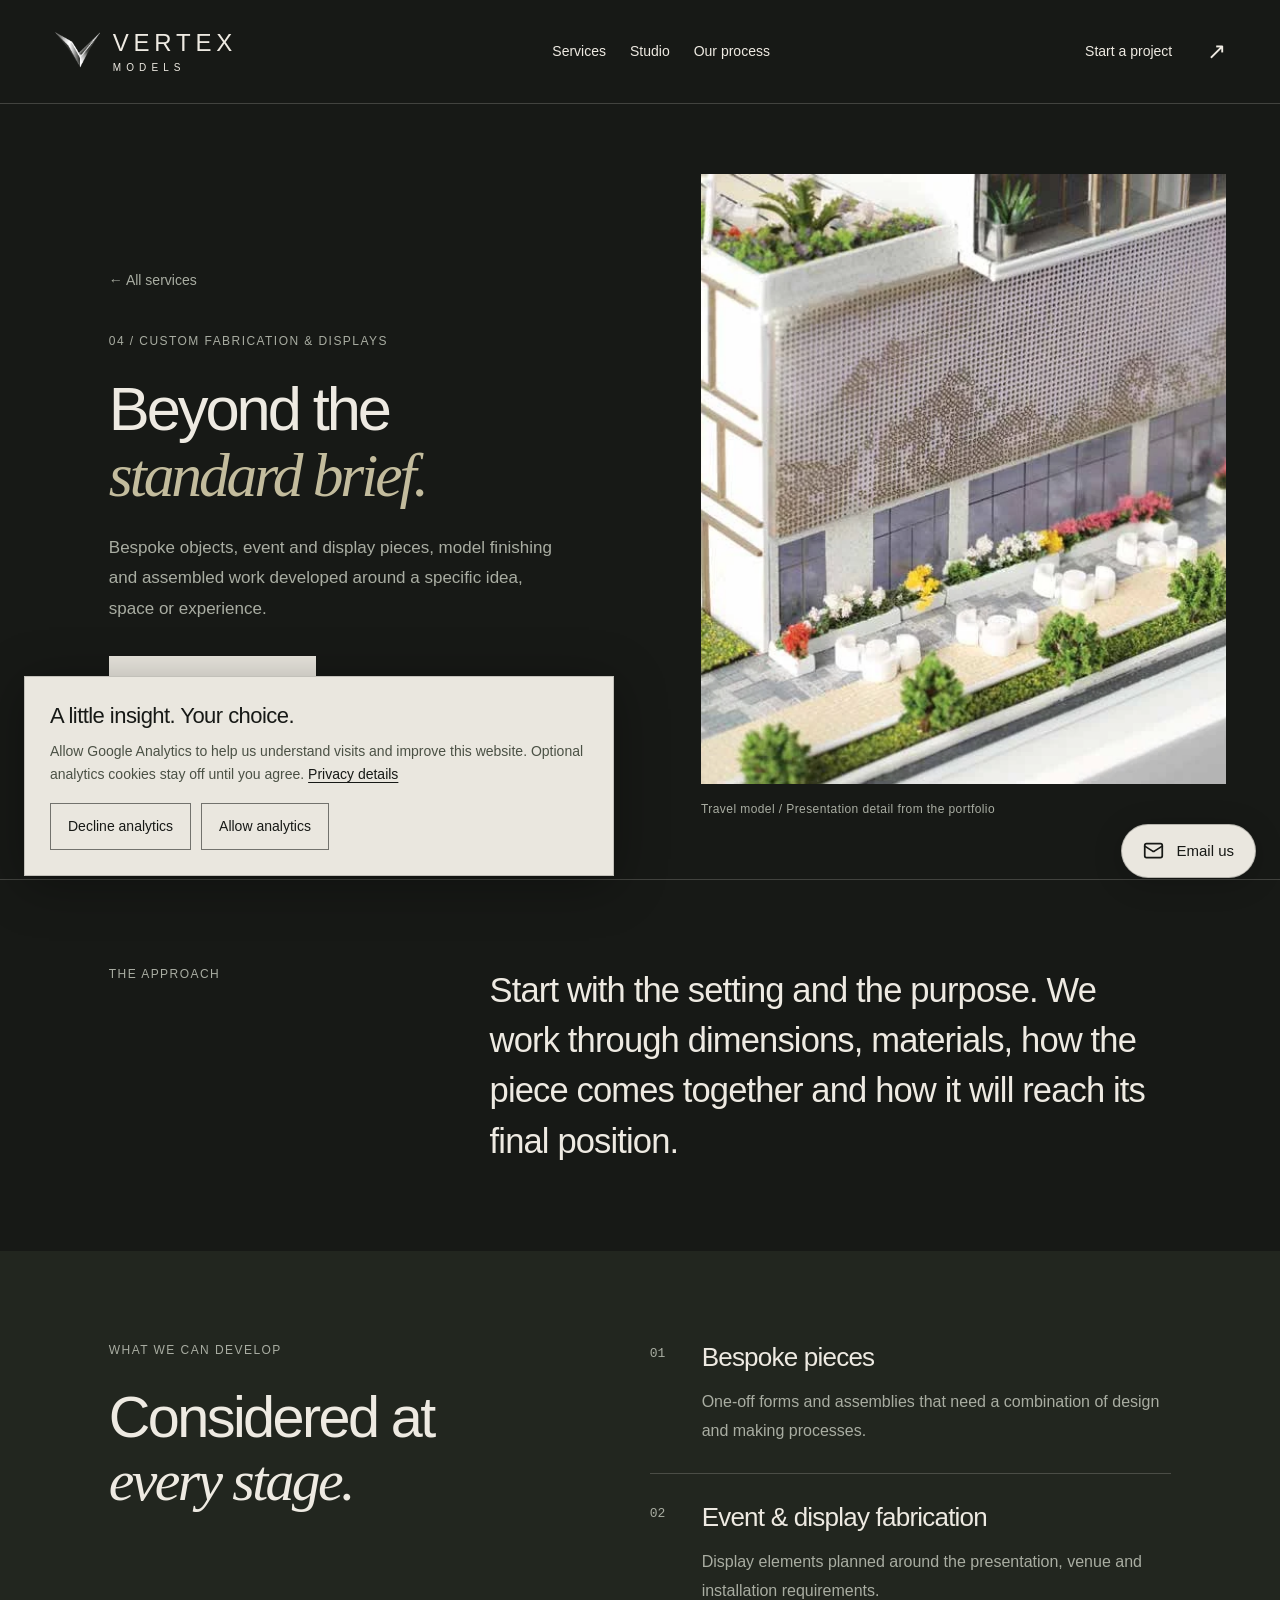
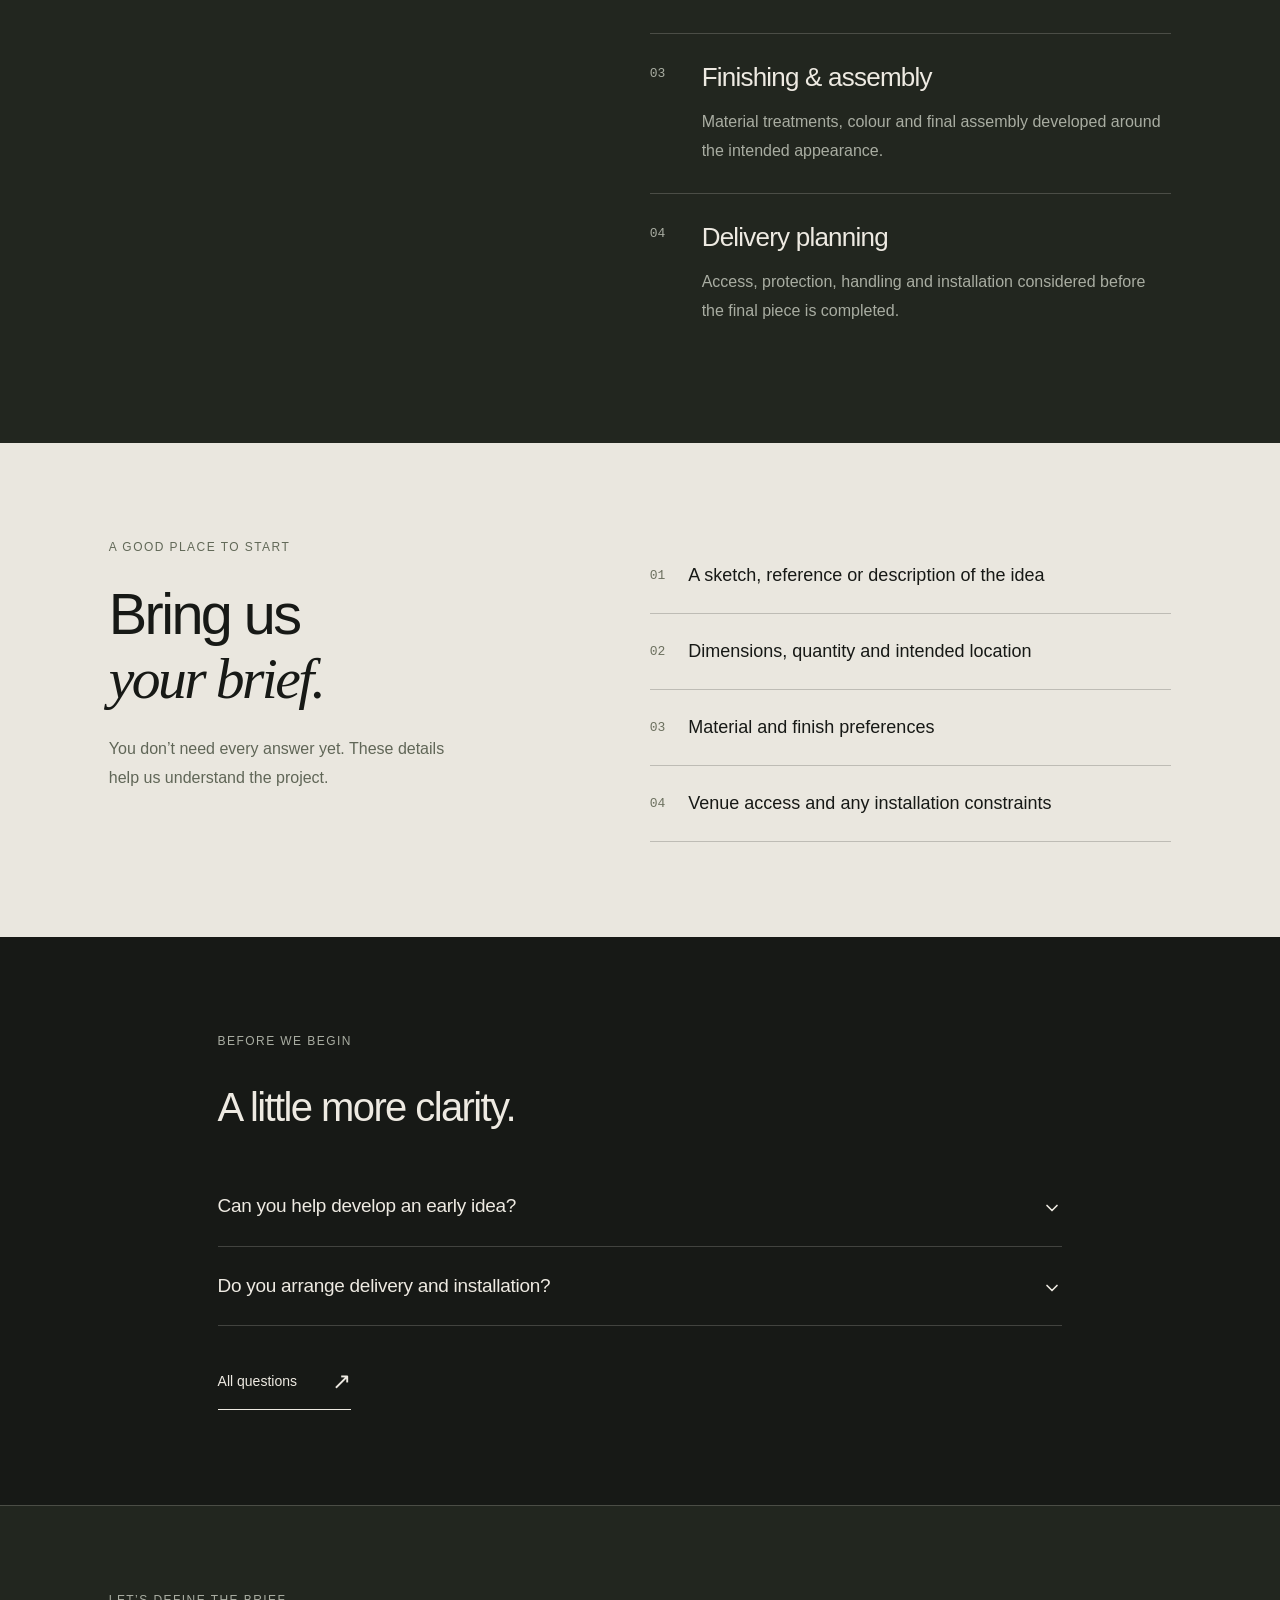
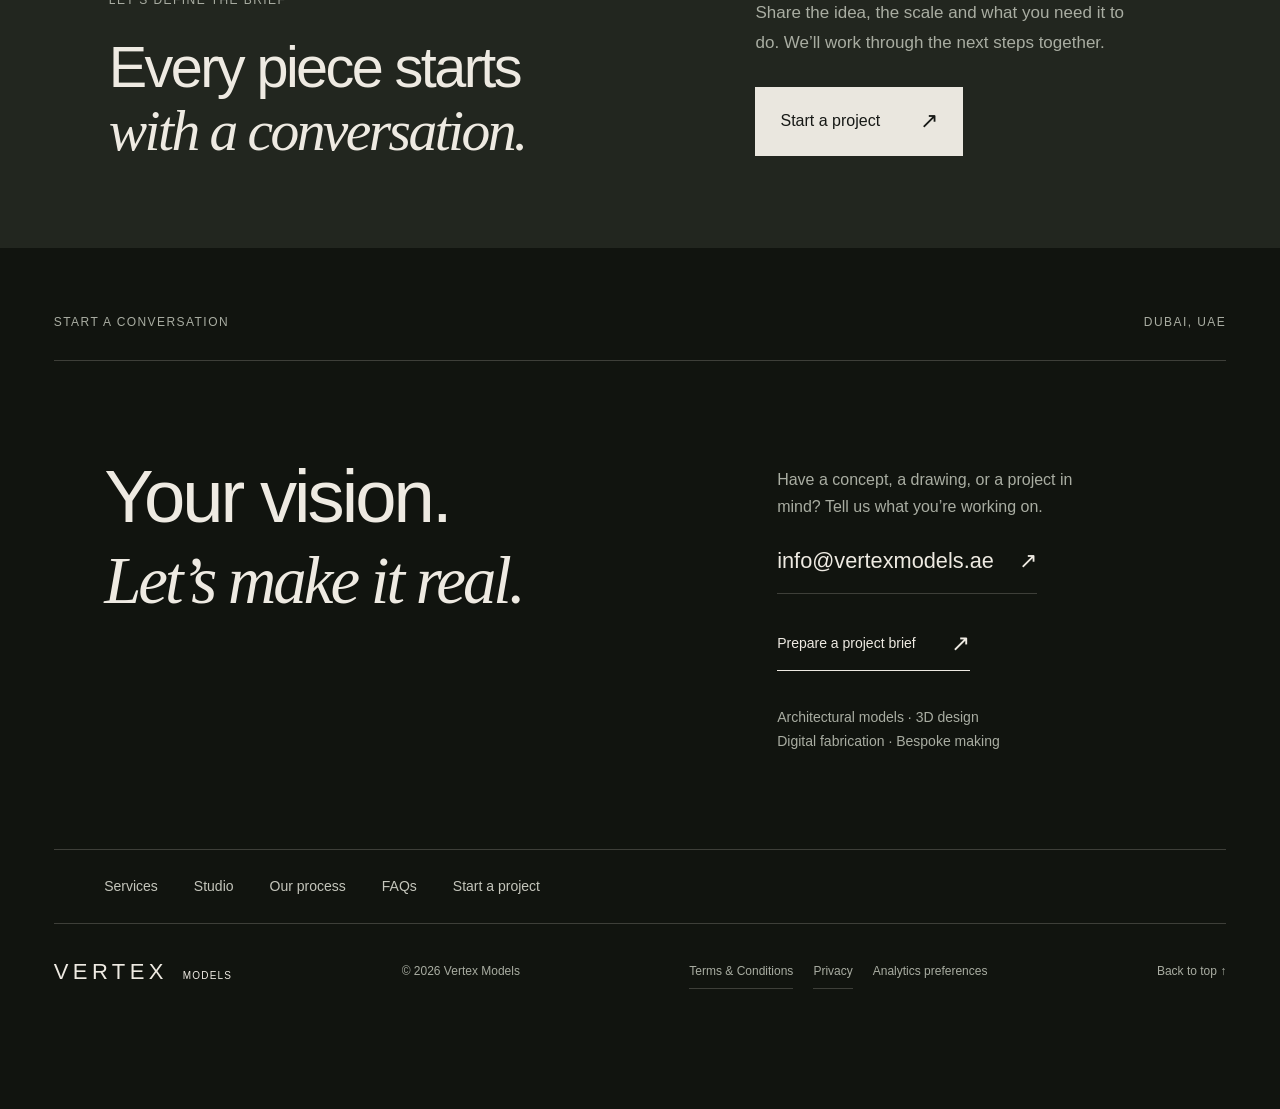
<file: services/custom-fabrication.html>
<!DOCTYPE html><html lang="en"><head><meta charSet="utf-8"/><meta name="viewport" content="width=device-width, initial-scale=1"/><link rel="preload" href="/images/vertex-mark.png" as="image"/><link rel="stylesheet" href="/_next/static/css/index.QuBADiO-.css" data-rsc-css-href="/_next/static/css/index.QuBADiO-.css" data-precedence="vite-rsc/importer-resources"/><link rel="modulepreload" fetchPriority="low" href="/_next/static/chunks/index-BphNCeyu.js"/><script src="/_next/static/chunks/rolldown-runtime-C60lm6uB.js" type="module" async=""></script><script src="/_next/static/chunks/framework-D_rUT4EX.js" type="module" async=""></script><script src="/_next/static/chunks/navigation-errors-By4dF-Cc.js" type="module" async=""></script><link rel="modulepreload" href="/_next/static/chunks/layout-segment-context-CZuvVCI-.js" crossorigin=""/><link rel="modulepreload" href="/_next/static/chunks/Icon-COpRllaJ.js" crossorigin=""/><link rel="modulepreload" href="/_next/static/chunks/analytics-consent-O_36Z6cu.js" crossorigin=""/><link rel="modulepreload" href="/_next/static/chunks/analytics-Bzyf-aNp.js" crossorigin=""/><link rel="modulepreload" href="/_next/static/chunks/faq-list-wmA3N3p4.js" crossorigin=""/><link rel="modulepreload" href="/_next/static/chunks/utils-CyEXM8_e.js" crossorigin=""/><link rel="modulepreload" href="/_next/static/chunks/chevron-down-DZxvEe2u.js" crossorigin=""/><title>Custom fabrication &amp; displays — Vertex Models</title><meta name="description" content="Bespoke objects, event and display pieces, model finishing and assembled work developed around a specific idea, space or experience."/><meta name="robots" content="index, follow"/><meta property="og:title" content="Custom fabrication &amp; displays — Vertex Models"/><meta property="og:description" content="Bespoke objects, event and display pieces, model finishing and assembled work developed around a specific idea, space or experience."/><meta property="og:url" content="https://vertexmodels.ae"/><meta property="og:site_name" content="Vertex Models"/><meta property="og:type" content="website"/><meta property="og:locale" content="en_AE"/><meta property="og:image" content="https://vertexmodels.ae/images/p2-50.webp"/><meta property="og:image:alt" content="Architectural villa scale model from the Vertex Models portfolio"/><meta name="twitter:card" content="summary_large_image"/><meta name="twitter:title" content="Custom fabrication &amp; displays — Vertex Models"/><meta name="twitter:description" content="Bespoke objects, event and display pieces, model finishing and assembled work developed around a specific idea, space or experience."/><meta name="twitter:image" content="https://vertexmodels.ae/images/p2-50.webp"/><meta name="twitter:image:alt" content="Architectural villa scale model from the Vertex Models portfolio"/><link rel="shortcut icon" href="/favicon.svg"/><link rel="icon" href="/favicon.svg"/><link rel="canonical" href="https://vertexmodels.ae/services/custom-fabrication"/><script>Object.assign(((self[Symbol.for("vinext.navigationRuntime")]??={bootstrap:{routeManifest:null},functions:{}}).bootstrap.rsc??={rsc:[]}),{params:{"slug":"custom-fabrication"},nav:{"pathname":"/services/custom-fabrication","searchParams":[]}})</script><link rel="modulepreload" href="/_next/static/chunks/index-BphNCeyu.js" />
</head><body><a class="skip-link" href="#main">Skip to content</a><div id="top"></div><header class="site-header"><a href="/" class="brand" aria-label="Vertex Models home"><span class="brand-mark"><img src="/images/vertex-mark.png" alt=""/></span><span>VERTEX<span class="brand-sub">MODELS</span></span></a><nav class="desktop-nav" aria-label="Main navigation"><a href="/services">Services</a><a href="/studio">Studio</a><a href="/#process">Our process</a></nav><a href="/start-a-project" class="header-contact">Start a project <span aria-hidden="true">↗</span></a><details class="mobile-nav"><summary>Menu <span>＋</span></summary><nav aria-label="Mobile navigation"><a href="/services">Services</a><a href="/studio">Studio</a><a href="/#process">Our process</a><a href="/faqs">FAQs</a><a href="/start-a-project">Start a project</a></nav></details></header><main id="main" class="expansion"><header class="service-hero"><div class="service-hero-copy"><a href="/services" class="back-link">← All services</a><span class="section-index">04<!-- --> / <!-- -->Custom fabrication &amp; displays</span><h1>Beyond the<br/><em>standard brief.</em></h1><p>Bespoke objects, event and display pieces, model finishing and assembled work developed around a specific idea, space or experience.</p><a class="solid-link" href="/start-a-project?service=custom-fabrication">Start a project<span aria-hidden="true">↗</span></a></div><figure><img src="/images/p13-653.webp" alt="Close detail of an architectural presentation model showing façade and terrace planting" fetchPriority="high"/><figcaption>Travel model / Presentation detail from the portfolio</figcaption></figure></header><section class="service-approach"><span class="section-index">THE APPROACH</span><p>Start with the setting and the purpose. We work through dimensions, materials, how the piece comes together and how it will reach its final position.</p></section><section class="service-outputs"><div><span class="section-index">WHAT WE CAN DEVELOP</span><h2>Considered at<br/><em>every stage.</em></h2></div><div class="output-list"><article><span>0<!-- -->1</span><div><h3>Bespoke pieces</h3><p>One-off forms and assemblies that need a combination of design and making processes.</p></div></article><article><span>0<!-- -->2</span><div><h3>Event &amp; display fabrication</h3><p>Display elements planned around the presentation, venue and installation requirements.</p></div></article><article><span>0<!-- -->3</span><div><h3>Finishing &amp; assembly</h3><p>Material treatments, colour and final assembly developed around the intended appearance.</p></div></article><article><span>0<!-- -->4</span><div><h3>Delivery planning</h3><p>Access, protection, handling and installation considered before the final piece is completed.</p></div></article></div></section><section class="brief-preparation"><div><span class="section-index">A GOOD PLACE TO START</span><h2>Bring us<br/><em>your brief.</em></h2><p>You don’t need every answer yet. These details help us understand the project.</p></div><ul><li><span>0<!-- -->1</span>A sketch, reference or description of the idea</li><li><span>0<!-- -->2</span>Dimensions, quantity and intended location</li><li><span>0<!-- -->3</span>Material and finish preferences</li><li><span>0<!-- -->4</span>Venue access and any installation constraints</li></ul></section><section class="service-questions"><span class="section-index">BEFORE WE BEGIN</span><h2>A little more clarity.</h2><div data-slot="accordion" class="faq-list" data-orientation="vertical"><div data-state="closed" data-orientation="vertical" data-slot="accordion-item" class="border-b last:border-b-0"><h3 data-orientation="vertical" data-state="closed" class="flex"><button type="button" aria-expanded="false" data-state="closed" data-orientation="vertical" id="radix-_R_nbai_" data-slot="accordion-trigger" class="flex flex-1 items-start justify-between gap-4 rounded-md py-4 text-left text-sm font-medium transition-all outline-none hover:underline focus-visible:border-ring focus-visible:ring-[3px] focus-visible:ring-ring/50 disabled:pointer-events-none disabled:opacity-50 [&amp;[data-state=open]&gt;svg]:rotate-180" data-radix-collection-item="">Can you help develop an early idea?<svg xmlns="http://www.w3.org/2000/svg" width="24" height="24" viewBox="0 0 24 24" fill="none" stroke="currentColor" stroke-width="2" stroke-linecap="round" stroke-linejoin="round" class="lucide lucide-chevron-down pointer-events-none size-4 shrink-0 translate-y-0.5 text-muted-foreground transition-transform duration-200" aria-hidden="true"><path d="m6 9 6 6 6-6"></path></svg></button></h3><div data-state="closed" id="radix-_R_2nbai_" hidden="" role="region" aria-labelledby="radix-_R_nbai_" data-orientation="vertical" data-slot="accordion-content" class="overflow-hidden text-sm data-[state=closed]:animate-accordion-up data-[state=open]:animate-accordion-down" style="--radix-accordion-content-height:var(--radix-collapsible-content-height);--radix-accordion-content-width:var(--radix-collapsible-content-width)"></div></div><div data-state="closed" data-orientation="vertical" data-slot="accordion-item" class="border-b last:border-b-0"><h3 data-orientation="vertical" data-state="closed" class="flex"><button type="button" aria-expanded="false" data-state="closed" data-orientation="vertical" id="radix-_R_17bai_" data-slot="accordion-trigger" class="flex flex-1 items-start justify-between gap-4 rounded-md py-4 text-left text-sm font-medium transition-all outline-none hover:underline focus-visible:border-ring focus-visible:ring-[3px] focus-visible:ring-ring/50 disabled:pointer-events-none disabled:opacity-50 [&amp;[data-state=open]&gt;svg]:rotate-180" data-radix-collection-item="">Do you arrange delivery and installation?<svg xmlns="http://www.w3.org/2000/svg" width="24" height="24" viewBox="0 0 24 24" fill="none" stroke="currentColor" stroke-width="2" stroke-linecap="round" stroke-linejoin="round" class="lucide lucide-chevron-down pointer-events-none size-4 shrink-0 translate-y-0.5 text-muted-foreground transition-transform duration-200" aria-hidden="true"><path d="m6 9 6 6 6-6"></path></svg></button></h3><div data-state="closed" id="radix-_R_37bai_" hidden="" role="region" aria-labelledby="radix-_R_17bai_" data-orientation="vertical" data-slot="accordion-content" class="overflow-hidden text-sm data-[state=closed]:animate-accordion-up data-[state=open]:animate-accordion-down" style="--radix-accordion-content-height:var(--radix-collapsible-content-height);--radix-accordion-content-width:var(--radix-collapsible-content-width)"></div></div></div><a href="/faqs" class="text-link">All questions <span aria-hidden="true">↗</span></a></section><section class="next-conversation"><div><span class="section-index">LET’S DEFINE THE BRIEF</span><h2>Every piece starts<br/><em>with a conversation.</em></h2></div><div><p>Share the idea, the scale and what you need it to do. We’ll work through the next steps together.</p><a class="solid-link" href="/start-a-project?service=custom-fabrication">Start a project<span aria-hidden="true">↗</span></a></div></section></main><footer id="contact" class="contact-section"><div class="eyebrow"><span>START A CONVERSATION</span><span>DUBAI, UAE</span></div><div class="contact-main"><h2>Your vision.<br/><em>Let’s make it real.</em></h2><div class="contact-info"><p>Have a concept, a drawing, or a project in mind? Tell us what you’re working on.</p><a href="mailto:info@vertexmodels.ae" class="email-link">info@vertexmodels.ae <span aria-hidden="true">↗</span></a><a href="/start-a-project" class="text-link footer-brief">Prepare a project brief <span aria-hidden="true">↗</span></a><p class="contact-small">Architectural models · 3D design<br/>Digital fabrication · Bespoke making</p></div></div><nav class="footer-explore" aria-label="Explore Vertex"><a href="/services">Services</a><a href="/studio">Studio</a><a href="/#process">Our process</a><a href="/faqs">FAQs</a><a href="/start-a-project">Start a project</a></nav><div class="footer-bottom"><a href="/" class="footer-wordmark">VERTEX<span>MODELS</span></a><span>© <!-- -->2026<!-- --> Vertex Models</span><nav class="footer-legal" aria-label="Legal"><a href="/terms">Terms &amp; Conditions</a><a href="/privacy">Privacy</a><button type="button" class="analytics-settings">Analytics preferences</button></nav><a href="#top">Back to top ↑</a></div></footer><a class="floating-contact" href="mailto:info@vertexmodels.ae?subject=Enquiry%20for%20Vertex%20Models" aria-label="Email Vertex Models at info@vertexmodels.ae" title="Email info@vertexmodels.ae"><svg xmlns="http://www.w3.org/2000/svg" width="21" height="21" viewBox="0 0 24 24" fill="none" stroke="currentColor" stroke-width="2" stroke-linecap="round" stroke-linejoin="round" class="lucide lucide-mail" aria-hidden="true"><path d="m22 7-8.991 5.727a2 2 0 0 1-2.009 0L2 7"></path><rect x="2" y="4" width="20" height="16" rx="2"></rect></svg><span>Email us</span></a><script type="module" src="/_next/static/chunks/index-BphNCeyu.js" id="_R_" async=""></script><script>((self[Symbol.for("vinext.navigationRuntime")]??={bootstrap:{routeManifest:null},functions:{}}).bootstrap.rsc??={rsc:[]}).rsc.push("0:{\"page:/services/custom-fabrication\":\"$L1\",\"layout:/\":\"$L2\",\"route:/services/custom-fabrication\":\"$L3\",\"__route\":\"route:/services/custom-fabrication\",\"__interceptionContext\":null,\"__layoutIds\":[\"layout:/\"],\"__rootLayout\":\"/\",\"__bfcacheSegmentIdentities\":{\"layout:/\":\"[\\\"layout\\\",\\\"layout:/\\\",\\\"root-boundary:/\\\",\\\"\\\"]\",\"page:/services/custom-fabrication\":\"[\\\"page\\\",\\\"page:/services/:slug\\\",\\\"root-boundary:/\\\",\\\"[\\\\\\\"services\\\\\\\",\\\\\\\"slug|custom-fabrication|d\\\\\\\"]\\\"]\"},\"__srcPage\":[\"services\",\"[slug]\",\"page\"],\"__layoutFlags\":{\"layout:/\":\"s\"},\"__artifactCompatibility\":{\"schemaVersion\":1,\"graphVersion\":\"app-route-graph:3580eb90a7dd2fac\",\"deploymentVersion\":\"0d242c21-e4d9-4183-95a6-eeb4d38b5953\",\"appElementsSchemaVersion\":1,\"rscPayloadSchemaVersion\":1,\"rootBoundaryId\":\"/\",\"renderEpoch\":null}}\n")</script><script>((self[Symbol.for("vinext.navigationRuntime")]??={bootstrap:{routeManifest:null},functions:{}}).bootstrap.rsc??={rsc:[]}).rsc.push("4:I[\"d78cf13b12d2\",[],\"Children\",1]\n")</script><script>((self[Symbol.for("vinext.navigationRuntime")]??={bootstrap:{routeManifest:null},functions:{}}).bootstrap.rsc??={rsc:[]}).rsc.push("5:I[\"61bd68617267\",[],\"default\",1]\n")</script><script>((self[Symbol.for("vinext.navigationRuntime")]??={bootstrap:{routeManifest:null},functions:{}}).bootstrap.rsc??={rsc:[]}).rsc.push("6:I[\"eede81f5ed37\",[],\"AnalyticsConsent\",1]\n")</script><script>((self[Symbol.for("vinext.navigationRuntime")]??={bootstrap:{routeManifest:null},functions:{}}).bootstrap.rsc??={rsc:[]}).rsc.push("7:I[\"704cdca18586\",[],\"GlobalErrorBoundary\",1]\n")</script><script>((self[Symbol.for("vinext.navigationRuntime")]??={bootstrap:{routeManifest:null},functions:{}}).bootstrap.rsc??={rsc:[]}).rsc.push("8:I[\"583f8a064e38\",[],\"default\",1]\n")</script><script>((self[Symbol.for("vinext.navigationRuntime")]??={bootstrap:{routeManifest:null},functions:{}}).bootstrap.rsc??={rsc:[]}).rsc.push("9:I[\"704cdca18586\",[],\"ErrorBoundary\",1]\n")</script><script>((self[Symbol.for("vinext.navigationRuntime")]??={bootstrap:{routeManifest:null},functions:{}}).bootstrap.rsc??={rsc:[]}).rsc.push("a:I[\"3b21ce3da5ba\",[],\"LayoutSegmentProvider\",1]\n")</script><script>((self[Symbol.for("vinext.navigationRuntime")]??={bootstrap:{routeManifest:null},functions:{}}).bootstrap.rsc??={rsc:[]}).rsc.push("b:I[\"d78cf13b12d2\",[],\"Slot\",1]\n")</script><script>((self[Symbol.for("vinext.navigationRuntime")]??={bootstrap:{routeManifest:null},functions:{}}).bootstrap.rsc??={rsc:[]}).rsc.push("c:I[\"704cdca18586\",[],\"NotFoundBoundary\",1]\n")</script><script>((self[Symbol.for("vinext.navigationRuntime")]??={bootstrap:{routeManifest:null},functions:{}}).bootstrap.rsc??={rsc:[]}).rsc.push(":HL[\"/_next/static/css/index.QuBADiO-.css\",\"style\"     ]\n")</script><script>((self[Symbol.for("vinext.navigationRuntime")]??={bootstrap:{routeManifest:null},functions:{}}).bootstrap.rsc??={rsc:[]}).rsc.push(":HL[\"/images/vertex-mark.png\",\"image\"]\n")</script><script>((self[Symbol.for("vinext.navigationRuntime")]??={bootstrap:{routeManifest:null},functions:{}}).bootstrap.rsc??={rsc:[]}).rsc.push("2:[[[\"$\",\"link\",\"css:/_next/static/css/index.QuBADiO-.css\",{\"rel\":\"stylesheet\",\"precedence\":\"vite-rsc/importer-resources\",\"href\":\"/_next/static/css/index.QuBADiO-.css\",\"data-rsc-css-href\":\"/_next/static/css/index.QuBADiO-.css\"}],\"$undefined\"],[\"$\",\"html\",null,{\"lang\":\"en\",\"children\":[\"$\",\"body\",null,{\"children\":[[\"$\",\"a\",null,{\"className\":\"skip-link\",\"href\":\"#main\",\"children\":\"Skip to content\"}],[\"$\",\"$L4\",null,{}],[\"$\",\"a\",null,{\"className\":\"floating-contact\",\"href\":\"mailto:info@vertexmodels.ae?subject=Enquiry%20for%20Vertex%20Models\",\"aria-label\":\"Email Vertex Models at info@vertexmodels.ae\",\"title\":\"Email info@vertexmodels.ae\",\"children\":[[\"$\",\"$L5\",null,{\"ref\":\"$undefined\",\"iconNode\":[[\"path\",{\"d\":\"m22 7-8.991 5.727a2 2 0 0 1-2.009 0L2 7\",\"key\":\"132q7q\"}],[\"rect\",{\"x\":\"2\",\"y\":\"4\",\"width\":\"20\",\"height\":\"16\",\"rx\":\"2\",\"key\":\"izxlao\"}]],\"className\":\"lucide-mail\",\"size\":21,\"aria-hidden\":\"true\"}],[\"$\",\"span\",null,{\"children\":\"Email us\"}]]}],[\"$\",\"$L6\",null,{}]]}]}]]\n")</script><script>((self[Symbol.for("vinext.navigationRuntime")]??={bootstrap:{routeManifest:null},functions:{}}).bootstrap.rsc??={rsc:[]}).rsc.push("3:[[[\"$\",\"meta\",null,{\"charSet\":\"utf-8\"}],[[\"$\",\"title\",\"0\",{\"children\":\"Custom fabrication \u0026 displays — Vertex Models\"}],[\"$\",\"meta\",\"1\",{\"name\":\"description\",\"content\":\"Bespoke objects, event and display pieces, model finishing and assembled work developed around a specific idea, space or experience.\"}],[\"$\",\"meta\",\"2\",{\"name\":\"robots\",\"content\":\"index, follow\"}],[\"$\",\"meta\",\"3\",{\"property\":\"og:title\",\"content\":\"Custom fabrication \u0026 displays — Vertex Models\"}],[\"$\",\"meta\",\"4\",{\"property\":\"og:description\",\"content\":\"Bespoke objects, event and display pieces, model finishing and assembled work developed around a specific idea, space or experience.\"}],[\"$\",\"meta\",\"5\",{\"property\":\"og:url\",\"content\":\"https://vertexmodels.ae\"}],[\"$\",\"meta\",\"6\",{\"property\":\"og:site_name\",\"content\":\"Vertex Models\"}],[\"$\",\"meta\",\"7\",{\"property\":\"og:type\",\"content\":\"website\"}],[\"$\",\"meta\",\"8\",{\"property\":\"og:locale\",\"content\":\"en_AE\"}],[\"$\",\"meta\",\"9\",{\"property\":\"og:image\",\"content\":\"https://vertexmodels.ae/images/p2-50.webp\"}],[\"$\",\"meta\",\"10\",{\"property\":\"og:image:alt\",\"content\":\"Architectural villa scale model from the Vertex Models portfolio\"}],[\"$\",\"meta\",\"11\",{\"name\":\"twitter:card\",\"content\":\"summary_large_image\"}],[\"$\",\"meta\",\"12\",{\"name\":\"twitter:title\",\"content\":\"Custom fabrication \u0026 displays — Vertex Models\"}],[\"$\",\"meta\",\"13\",{\"name\":\"twitter:description\",\"content\":\"Bespoke objects, event and display pieces, model finishing and assembled work developed around a specific idea, space or experience.\"}],[\"$\",\"meta\",\"14\",{\"name\":\"twitter:image\",\"content\":\"https://vertexmodels.ae/images/p2-50.webp\"}],[\"$\",\"meta\",\"15\",{\"name\":\"twitter:image:alt\",\"content\":\"Architectural villa scale model from the Vertex Models portfolio\"}],[\"$\",\"link\",\"16\",{\"data-vinext-streamed-icon\":\"$undefined\",\"rel\":\"shortcut icon\",\"href\":\"/favicon.svg\",\"type\":\"$undefined\",\"sizes\":\"$undefined\",\"color\":\"$undefined\",\"media\":\"$undefined\",\"fetchPriority\":\"$undefined\"}],[\"$\",\"link\",\"17\",{\"data-vinext-streamed-icon\":\"$undefined\",\"rel\":\"icon\",\"href\":\"/favicon.svg\",\"type\":\"$undefined\",\"sizes\":\"$undefined\",\"color\":\"$undefined\",\"media\":\"$undefined\",\"fetchPriority\":\"$undefined\"}],[\"$\",\"link\",\"18\",{\"rel\":\"canonical\",\"href\":\"https://vertexmodels.ae/services/custom-fabrication\"}]],[[\"$\",\"meta\",\"0\",{\"name\":\"viewport\",\"content\":\"width=device-width, initial-scale=1\"}]]],[\"$\",\"$L7\",null,{\"fallback\":\"$8\",\"children\":[\"$\",\"$L9\",null,{\"fallback\":\"$8\",\"children\":[\"$\",\"$La\",null,{\"providerId\":\"layout:/\",\"segmentMap\":{\"children\":[\"services\",\"custom-fabrication\"]},\"children\":[\"$\",\"$Lb\",null,{\"id\":\"layout:/\",\"parallelSlots\":\"$undefined\",\"children\":[\"$\",\"$Lc\",null,{\"resetKey\":\"services\",\"fallback\":[[\"$\",\"header\",null,{\"className\":\"site-header\",\"children\":[[\"$\",\"a\",null,{\"href\":\"/\",\"className\":\"brand\",\"aria-label\":\"Vertex Models home\",\"children\":[[\"$\",\"span\",null,{\"className\":\"brand-mark\",\"children\":[\"$\",\"img\",null,{\"src\":\"/images/vertex-mark.png\",\"alt\":\"\"}]}],[\"$\",\"span\",null,{\"children\":[\"VERTEX\",[\"$\",\"span\",null,{\"className\":\"brand-sub\",\"children\":\"MODELS\"}]]}]]}],[\"$\",\"nav\",null,{\"className\":\"desktop-nav\",\"aria-label\":\"Main navigation\",\"children\":[[\"$\",\"a\",null,{\"href\":\"/services\",\"children\":\"Services\"}],[\"$\",\"a\",null,{\"href\":\"/studio\",\"children\":\"Studio\"}],[\"$\",\"a\",null,{\"href\":\"/#process\",\"children\":\"Our process\"}]]}],[\"$\",\"a\",null,{\"href\":\"/start-a-project\",\"className\":\"header-contact\",\"children\":[\"Start a project \",[\"$\",\"span\",null,{\"aria-hidden\":\"true\",\"children\":\"↗\"}]]}],[\"$\",\"details\",null,{\"className\":\"mobile-nav\",\"children\":[[\"$\",\"summary\",null,{\"children\":[\"Menu \",[\"$\",\"span\",null,{\"children\":\"＋\"}]]}],[\"$\",\"nav\",null,{\"aria-label\":\"Mobile navigation\",\"children\":[[\"$\",\"a\",null,{\"href\":\"/services\",\"children\":\"Services\"}],[\"$\",\"a\",null,{\"href\":\"/studio\",\"children\":\"Studio\"}],[\"$\",\"a\",null,{\"href\":\"/#process\",\"children\":\"Our process\"}],[\"$\",\"a\",null,{\"href\":\"/faqs\",\"children\":\"FAQs\"}],[\"$\",\"a\",null,{\"href\":\"/start-a-project\",\"children\":\"Start a project\"}]]}]]}]]}],[\"$\",\"main\",null,{\"id\":\"main\",\"className\":\"not-found\",\"children\":[[\"$\",\"span\",null,{\"className\":\"section-index\",\"children\":\"404 / OUTSIDE THE FRAME\"}],[\"$\",\"h1\",null,{\"children\":[\"This page\",[\"$\",\"br\",null,{}],[\"$\",\"em\",null,{\"children\":\"isn’t here.\"}]]}],[\"$\",\"a\",null,{\"href\":\"/services\",\"className\":\"text-link\",\"children\":\"Explore our services ↗\"}]]}],[\"$\",\"footer\",null,{\"id\":\"contact\",\"className\":\"contact-section\",\"children\":[[\"$\",\"div\",null,{\"className\":\"eyebrow\",\"children\":[[\"$\",\"span\",null,{\"children\":\"START A CONVERSATION\"}],[\"$\",\"span\",null,{\"children\":\"DUBAI, UAE\"}]]}],[\"$\",\"div\",null,{\"className\":\"contact-main\",\"children\":[[\"$\",\"h2\",null,{\"children\":[\"Your vision.\",[\"$\",\"br\",null,{}],[\"$\",\"em\",null,{\"children\":\"Let’s make it real.\"}]]}],\"$Ld\"]}],\"$Le\",\"$Lf\"]}]],\"children\":\"$L10\"}]}]}]}]}],null,null]\n")</script><script>((self[Symbol.for("vinext.navigationRuntime")]??={bootstrap:{routeManifest:null},functions:{}}).bootstrap.rsc??={rsc:[]}).rsc.push("11:I[\"eede81f5ed37\",[],\"AnalyticsSettings\",1]\n")</script><script>((self[Symbol.for("vinext.navigationRuntime")]??={bootstrap:{routeManifest:null},functions:{}}).bootstrap.rsc??={rsc:[]}).rsc.push("12:I[\"dc3d79559167\",[],\"AppRouterScrollTarget\",1]\n")</script><script>((self[Symbol.for("vinext.navigationRuntime")]??={bootstrap:{routeManifest:null},functions:{}}).bootstrap.rsc??={rsc:[]}).rsc.push("13:I[\"704cdca18586\",[],\"RedirectBoundary\",1]\n")</script><script>((self[Symbol.for("vinext.navigationRuntime")]??={bootstrap:{routeManifest:null},functions:{}}).bootstrap.rsc??={rsc:[]}).rsc.push("d:[\"$\",\"div\",null,{\"className\":\"contact-info\",\"children\":[[\"$\",\"p\",null,{\"children\":\"Have a concept, a drawing, or a project in mind? Tell us what you’re working on.\"}],[\"$\",\"a\",null,{\"href\":\"mailto:info@vertexmodels.ae\",\"className\":\"email-link\",\"children\":[\"info@vertexmodels.ae \",[\"$\",\"span\",null,{\"aria-hidden\":\"true\",\"children\":\"↗\"}]]}],[\"$\",\"a\",null,{\"href\":\"/start-a-project\",\"className\":\"text-link footer-brief\",\"children\":[\"Prepare a project brief \",[\"$\",\"span\",null,{\"aria-hidden\":\"true\",\"children\":\"↗\"}]]}],[\"$\",\"p\",null,{\"className\":\"contact-small\",\"children\":[\"Architectural models · 3D design\",[\"$\",\"br\",null,{}],\"Digital fabrication · Bespoke making\"]}]]}]\n")</script><script>((self[Symbol.for("vinext.navigationRuntime")]??={bootstrap:{routeManifest:null},functions:{}}).bootstrap.rsc??={rsc:[]}).rsc.push("e:[\"$\",\"nav\",null,{\"className\":\"footer-explore\",\"aria-label\":\"Explore Vertex\",\"children\":[[\"$\",\"a\",null,{\"href\":\"/services\",\"children\":\"Services\"}],[\"$\",\"a\",null,{\"href\":\"/studio\",\"children\":\"Studio\"}],[\"$\",\"a\",null,{\"href\":\"/#process\",\"children\":\"Our process\"}],[\"$\",\"a\",null,{\"href\":\"/faqs\",\"children\":\"FAQs\"}],[\"$\",\"a\",null,{\"href\":\"/start-a-project\",\"children\":\"Start a project\"}]]}]\n")</script><script>((self[Symbol.for("vinext.navigationRuntime")]??={bootstrap:{routeManifest:null},functions:{}}).bootstrap.rsc??={rsc:[]}).rsc.push("f:[\"$\",\"div\",null,{\"className\":\"footer-bottom\",\"children\":[[\"$\",\"a\",null,{\"href\":\"/\",\"className\":\"footer-wordmark\",\"children\":[\"VERTEX\",[\"$\",\"span\",null,{\"children\":\"MODELS\"}]]}],[\"$\",\"span\",null,{\"children\":[\"© \",2026,\" Vertex Models\"]}],[\"$\",\"nav\",null,{\"className\":\"footer-legal\",\"aria-label\":\"Legal\",\"children\":[[\"$\",\"a\",null,{\"href\":\"/terms\",\"children\":\"Terms \u0026 Conditions\"}],[\"$\",\"a\",null,{\"href\":\"/privacy\",\"children\":\"Privacy\"}],[\"$\",\"$L11\",null,{}]]}],[\"$\",\"a\",null,{\"href\":\"#top\",\"children\":\"Back to top ↑\"}]]}]\n")</script><script>((self[Symbol.for("vinext.navigationRuntime")]??={bootstrap:{routeManifest:null},functions:{}}).bootstrap.rsc??={rsc:[]}).rsc.push("10:[\"$\",\"$Lc\",null,{\"resetKey\":\"[\\\"services\\\",\\\"slug|custom-fabrication|d\\\"]\",\"fallback\":[[\"$\",\"header\",null,{\"className\":\"site-header\",\"children\":[[\"$\",\"a\",null,{\"href\":\"/\",\"className\":\"brand\",\"aria-label\":\"Vertex Models home\",\"children\":[[\"$\",\"span\",null,{\"className\":\"brand-mark\",\"children\":[\"$\",\"img\",null,{\"src\":\"/images/vertex-mark.png\",\"alt\":\"\"}]}],[\"$\",\"span\",null,{\"children\":[\"VERTEX\",[\"$\",\"span\",null,{\"className\":\"brand-sub\",\"children\":\"MODELS\"}]]}]]}],[\"$\",\"nav\",null,{\"className\":\"desktop-nav\",\"aria-label\":\"Main navigation\",\"children\":[[\"$\",\"a\",null,{\"href\":\"/services\",\"children\":\"Services\"}],[\"$\",\"a\",null,{\"href\":\"/studio\",\"children\":\"Studio\"}],[\"$\",\"a\",null,{\"href\":\"/#process\",\"children\":\"Our process\"}]]}],[\"$\",\"a\",null,{\"href\":\"/start-a-project\",\"className\":\"header-contact\",\"children\":[\"Start a project \",[\"$\",\"span\",null,{\"aria-hidden\":\"true\",\"children\":\"↗\"}]]}],[\"$\",\"details\",null,{\"className\":\"mobile-nav\",\"children\":[[\"$\",\"summary\",null,{\"children\":[\"Menu \",[\"$\",\"span\",null,{\"children\":\"＋\"}]]}],[\"$\",\"nav\",null,{\"aria-label\":\"Mobile navigation\",\"children\":[[\"$\",\"a\",null,{\"href\":\"/services\",\"children\":\"Services\"}],[\"$\",\"a\",null,{\"href\":\"/studio\",\"children\":\"Studio\"}],[\"$\",\"a\",null,{\"href\":\"/#process\",\"children\":\"Our process\"}],[\"$\",\"a\",null,{\"href\":\"/faqs\",\"children\":\"FAQs\"}],[\"$\",\"a\",null,{\"href\":\"/start-a-project\",\"children\":\"Start a project\"}]]}]]}]]}],[\"$\",\"main\",null,{\"id\":\"main\",\"className\":\"not-found\",\"children\":[[\"$\",\"span\",null,{\"className\":\"section-index\",\"children\":\"404 / OUTSIDE THE FRAME\"}],[\"$\",\"h1\",null,{\"children\":[\"This page\",[\"$\",\"br\",null,{}],[\"$\",\"em\",null,{\"children\":\"isn’t here.\"}]]}],[\"$\",\"a\",null,{\"href\":\"/services\",\"className\":\"text-link\",\"children\":\"Explore our services ↗\"}]]}],[\"$\",\"footer\",null,{\"id\":\"contact\",\"className\":\"contact-section\",\"children\":[[\"$\",\"div\",null,{\"className\":\"eyebrow\",\"children\":[[\"$\",\"span\",null,{\"children\":\"START A CONVERSATION\"}],[\"$\",\"span\",null,{\"children\":\"DUBAI, UAE\"}]]}],[\"$\",\"div\",null,{\"className\":\"contact-main\",\"children\":[[\"$\",\"h2\",null,{\"children\":[\"Your vision.\",[\"$\",\"br\",null,{}],[\"$\",\"em\",null,{\"children\":\"Let’s make it real.\"}]]}],[\"$\",\"div\",null,{\"className\":\"contact-info\",\"children\":[[\"$\",\"p\",null,{\"children\":\"Have a concept, a drawing, or a project in mind? Tell us what you’re working on.\"}],[\"$\",\"a\",null,{\"href\":\"mailto:info@vertexmodels.ae\",\"className\":\"email-link\",\"children\":[\"info@vertexmodels.ae \",[\"$\",\"span\",null,{\"aria-hidden\":\"true\",\"children\":\"↗\"}]]}],[\"$\",\"a\",null,{\"href\":\"/start-a-project\",\"className\":\"text-link footer-brief\",\"children\":[\"Prepare a project brief \",[\"$\",\"span\",null,{\"aria-hidden\":\"true\",\"children\":\"↗\"}]]}],[\"$\",\"p\",null,{\"className\":\"contact-small\",\"children\":[\"Architectural models · 3D design\",[\"$\",\"br\",null,{}],\"Digital fabrication · Bespoke making\"]}]]}]]}],[\"$\",\"nav\",null,{\"className\":\"footer-explore\",\"aria-label\":\"Explore Vertex\",\"children\":[[\"$\",\"a\",null,{\"href\":\"/services\",\"children\":\"Services\"}],[\"$\",\"a\",null,{\"href\":\"/studio\",\"children\":\"Studio\"}],[\"$\",\"a\",null,{\"href\":\"/#process\",\"children\":\"Our process\"}],[\"$\",\"a\",null,{\"href\":\"/faqs\",\"children\":\"FAQs\"}],[\"$\",\"a\",null,{\"href\":\"/start-a-project\",\"children\":\"Start a project\"}]]}],[\"$\",\"div\",null,{\"className\":\"footer-bottom\",\"children\":[[\"$\",\"a\",null,{\"href\":\"/\",\"className\":\"footer-wordmark\",\"children\":[\"VERTEX\",[\"$\",\"span\",null,{\"children\":\"MODELS\"}]]}],[\"$\",\"span\",null,{\"children\":[\"© \",2026,\" Vertex Models\"]}],[\"$\",\"nav\",null,{\"className\":\"footer-legal\",\"aria-label\":\"Legal\",\"children\":[[\"$\",\"a\",null,{\"href\":\"/terms\",\"children\":\"Terms \u0026 Conditions\"}],[\"$\",\"a\",null,{\"href\":\"/privacy\",\"children\":\"Privacy\"}],[\"$\",\"$L11\",null,{}]]}],[\"$\",\"a\",null,{\"href\":\"#top\",\"children\":\"Back to top ↑\"}]]}]]}]],\"children\":[\"$\",\"$L12\",null,{\"children\":[\"$\",\"$L13\",null,{\"children\":[[\"$\",\"$La\",null,{\"providerId\":\"page:/services/custom-fabrication\",\"segmentMap\":{\"children\":[\"__PAGE__\"]},\"children\":[\"$\",\"$Lb\",null,{\"id\":\"page:/services/custom-fabrication\"}]}],null]}]}]}]\n")</script><script>((self[Symbol.for("vinext.navigationRuntime")]??={bootstrap:{routeManifest:null},functions:{}}).bootstrap.rsc??={rsc:[]}).rsc.push(":HL[\"/images/p13-653.webp\",\"image\",{\"fetchPriority\":\"high\"}]\n")</script><script>((self[Symbol.for("vinext.navigationRuntime")]??={bootstrap:{routeManifest:null},functions:{}}).bootstrap.rsc??={rsc:[]}).rsc.push("1:[[\"$\",\"div\",null,{\"id\":\"top\"}],[\"$\",\"header\",null,{\"className\":\"site-header\",\"children\":[[\"$\",\"a\",null,{\"href\":\"/\",\"className\":\"brand\",\"aria-label\":\"Vertex Models home\",\"children\":[[\"$\",\"span\",null,{\"className\":\"brand-mark\",\"children\":[\"$\",\"img\",null,{\"src\":\"/images/vertex-mark.png\",\"alt\":\"\"}]}],[\"$\",\"span\",null,{\"children\":[\"VERTEX\",[\"$\",\"span\",null,{\"className\":\"brand-sub\",\"children\":\"MODELS\"}]]}]]}],[\"$\",\"nav\",null,{\"className\":\"desktop-nav\",\"aria-label\":\"Main navigation\",\"children\":[[\"$\",\"a\",null,{\"href\":\"/services\",\"children\":\"Services\"}],[\"$\",\"a\",null,{\"href\":\"/studio\",\"children\":\"Studio\"}],[\"$\",\"a\",null,{\"href\":\"/#process\",\"children\":\"Our process\"}]]}],[\"$\",\"a\",null,{\"href\":\"/start-a-project\",\"className\":\"header-contact\",\"children\":[\"Start a project \",[\"$\",\"span\",null,{\"aria-hidden\":\"true\",\"children\":\"↗\"}]]}],[\"$\",\"details\",null,{\"className\":\"mobile-nav\",\"children\":[[\"$\",\"summary\",null,{\"children\":[\"Menu \",[\"$\",\"span\",null,{\"children\":\"＋\"}]]}],[\"$\",\"nav\",null,{\"aria-label\":\"Mobile navigation\",\"children\":[[\"$\",\"a\",null,{\"href\":\"/services\",\"children\":\"Services\"}],[\"$\",\"a\",null,{\"href\":\"/studio\",\"children\":\"Studio\"}],[\"$\",\"a\",null,{\"href\":\"/#process\",\"children\":\"Our process\"}],[\"$\",\"a\",null,{\"href\":\"/faqs\",\"children\":\"FAQs\"}],[\"$\",\"a\",null,{\"href\":\"/start-a-project\",\"children\":\"Start a project\"}]]}]]}]]}],[\"$\",\"main\",null,{\"id\":\"main\",\"className\":\"expansion\",\"children\":[[\"$\",\"header\",null,{\"className\":\"service-hero\",\"children\":[[\"$\",\"div\",null,{\"className\":\"service-hero-copy\",\"children\":[[\"$\",\"a\",null,{\"href\":\"/services\",\"className\":\"back-link\",\"children\":\"← All services\"}],[\"$\",\"span\",null,{\"className\":\"section-index\",\"children\":[\"04\",\" / \",\"Custom fabrication \u0026 displays\"]}],[\"$\",\"h1\",null,{\"children\":[\"Beyond the\",[\"$\",\"br\",null,{}],[\"$\",\"em\",null,{\"children\":\"standard brief.\"}]]}],[\"$\",\"p\",null,{\"children\":\"Bespoke objects, event and display pieces, model finishing and assembled work developed around a specific idea, space or experience.\"}],[\"$\",\"a\",null,{\"className\":\"solid-link\",\"href\":\"/start-a-project?service=custom-fabrication\",\"children\":[\"Start a project\",[\"$\",\"span\",null,{\"aria-hidden\":\"true\",\"children\":\"↗\"}]]}]]}],[\"$\",\"figure\",null,{\"children\":[[\"$\",\"img\",null,{\"src\":\"/images/p13-653.webp\",\"alt\":\"Close detail of an architectural presentation model showing façade and terrace planting\",\"fetchPriority\":\"high\"}],[\"$\",\"figcaption\",null,{\"children\":\"Travel model / Presentation detail from the portfolio\"}]]}]]}],[\"$\",\"section\",null,{\"className\":\"service-approach\",\"children\":[[\"$\",\"span\",null,{\"className\":\"section-index\",\"children\":\"THE APPROACH\"}],[\"$\",\"p\",null,{\"children\":\"Start with the setting and the purpose. We work through dimensions, materials, how the piece comes together and how it will reach its final position.\"}]]}],[\"$\",\"section\",null,{\"className\":\"service-outputs\",\"children\":[[\"$\",\"div\",null,{\"children\":[[\"$\",\"span\",null,{\"className\":\"section-index\",\"children\":\"WHAT WE CAN DEVELOP\"}],[\"$\",\"h2\",null,{\"children\":[\"Considered at\",[\"$\",\"br\",null,{}],[\"$\",\"em\",null,{\"children\":\"every stage.\"}]]}]]}],[\"$\",\"div\",null,{\"className\":\"output-list\",\"children\":[[\"$\",\"article\",\"Bespoke pieces\",{\"children\":[[\"$\",\"span\",null,{\"children\":[\"0\",1]}],[\"$\",\"div\",null,{\"children\":[[\"$\",\"h3\",null,{\"children\":\"Bespoke pieces\"}],[\"$\",\"p\",null,{\"children\":\"One-off forms and assemblies that need a combination of design and making processes.\"}]]}]]}],[\"$\",\"article\",\"Event \u0026 display fabrication\",{\"children\":[[\"$\",\"span\",null,{\"children\":[\"0\",2]}],[\"$\",\"div\",null,{\"children\":[[\"$\",\"h3\",null,{\"children\":\"Event \u0026 display fabrication\"}],[\"$\",\"p\",null,{\"children\":\"Display elements planned around the presentation, venue and installation requirements.\"}]]}]]}],[\"$\",\"article\",\"Finishing \u0026 assembly\",{\"children\":[[\"$\",\"span\",null,{\"children\":[\"0\",3]}],[\"$\",\"div\",null,{\"children\":[[\"$\",\"h3\",null,{\"children\":\"Finishing \u0026 assembly\"}],[\"$\",\"p\",null,{\"children\":\"Material treatments, colour and final assembly developed around the intended appearance.\"}]]}]]}],[\"$\",\"article\",\"Delivery planning\",{\"children\":[[\"$\",\"span\",null,{\"children\":[\"0\",4]}],[\"$\",\"div\",null,{\"children\":[[\"$\",\"h3\",null,{\"children\":\"Delivery planning\"}],[\"$\",\"p\",null,{\"children\":\"Access, protection, handling and installation considered before the final piece is completed.\"}]]}]]}]]}]]}],[\"$\",\"section\",null,{\"className\":\"brief-preparation\",\"children\":[[\"$\",\"div\",null,{\"children\":[[\"$\",\"span\",null,{\"className\":\"section-index\",\"children\":\"A GOOD PLACE TO START\"}],[\"$\",\"h2\",null,{\"children\":[\"Bring us\",[\"$\",\"br\",null,{}],[\"$\",\"em\",null,{\"children\":\"your brief.\"}]]}],[\"$\",\"p\",null,{\"children\":\"You don’t need every answer yet. These details help us understand the project.\"}]]}],\"$L14\"]}],\"$L15\",\"$L16\"]}],\"$L17\"]\n")</script><script>((self[Symbol.for("vinext.navigationRuntime")]??={bootstrap:{routeManifest:null},functions:{}}).bootstrap.rsc??={rsc:[]}).rsc.push("18:I[\"a38e477dd131\",[],\"FaqList\",1]\n")</script><script>((self[Symbol.for("vinext.navigationRuntime")]??={bootstrap:{routeManifest:null},functions:{}}).bootstrap.rsc??={rsc:[]}).rsc.push("14:[\"$\",\"ul\",null,{\"children\":[[\"$\",\"li\",\"A sketch, reference or description of the idea\",{\"children\":[[\"$\",\"span\",null,{\"children\":[\"0\",1]}],\"A sketch, reference or description of the idea\"]}],[\"$\",\"li\",\"Dimensions, quantity and intended location\",{\"children\":[[\"$\",\"span\",null,{\"children\":[\"0\",2]}],\"Dimensions, quantity and intended location\"]}],[\"$\",\"li\",\"Material and finish preferences\",{\"children\":[[\"$\",\"span\",null,{\"children\":[\"0\",3]}],\"Material and finish preferences\"]}],[\"$\",\"li\",\"Venue access and any installation constraints\",{\"children\":[[\"$\",\"span\",null,{\"children\":[\"0\",4]}],\"Venue access and any installation constraints\"]}]]}]\n")</script><script>((self[Symbol.for("vinext.navigationRuntime")]??={bootstrap:{routeManifest:null},functions:{}}).bootstrap.rsc??={rsc:[]}).rsc.push("15:[\"$\",\"section\",null,{\"className\":\"service-questions\",\"children\":[[\"$\",\"span\",null,{\"className\":\"section-index\",\"children\":\"BEFORE WE BEGIN\"}],[\"$\",\"h2\",null,{\"children\":\"A little more clarity.\"}],[\"$\",\"$L18\",null,{\"items\":[{\"question\":\"Can you help develop an early idea?\",\"answer\":\"Yes. A short description, references and an approximate size are enough to start the conversation. The scope and practical requirements are developed before a quotation is agreed.\"},{\"question\":\"Do you arrange delivery and installation?\",\"answer\":\"Delivery, access, packing and installation can be planned as part of the commission. Tell us the location and any venue requirements so these items can be included in the agreed scope.\"}]}],[\"$\",\"a\",null,{\"href\":\"/faqs\",\"className\":\"text-link\",\"children\":[\"All questions \",[\"$\",\"span\",null,{\"aria-hidden\":\"true\",\"children\":\"↗\"}]]}]]}]\n")</script><script>((self[Symbol.for("vinext.navigationRuntime")]??={bootstrap:{routeManifest:null},functions:{}}).bootstrap.rsc??={rsc:[]}).rsc.push("16:[\"$\",\"section\",null,{\"className\":\"next-conversation\",\"children\":[[\"$\",\"div\",null,{\"children\":[[\"$\",\"span\",null,{\"className\":\"section-index\",\"children\":\"LET’S DEFINE THE BRIEF\"}],[\"$\",\"h2\",null,{\"children\":[\"Every piece starts\",[\"$\",\"br\",null,{}],[\"$\",\"em\",null,{\"children\":\"with a conversation.\"}]]}]]}],[\"$\",\"div\",null,{\"children\":[[\"$\",\"p\",null,{\"children\":\"Share the idea, the scale and what you need it to do. We’ll work through the next steps together.\"}],[\"$\",\"a\",null,{\"className\":\"solid-link\",\"href\":\"/start-a-project?service=custom-fabrication\",\"children\":[\"Start a project\",[\"$\",\"span\",null,{\"aria-hidden\":\"true\",\"children\":\"↗\"}]]}]]}]]}]\n")</script><script>((self[Symbol.for("vinext.navigationRuntime")]??={bootstrap:{routeManifest:null},functions:{}}).bootstrap.rsc??={rsc:[]}).rsc.push("17:[\"$\",\"footer\",null,{\"id\":\"contact\",\"className\":\"contact-section\",\"children\":[[\"$\",\"div\",null,{\"className\":\"eyebrow\",\"children\":[[\"$\",\"span\",null,{\"children\":\"START A CONVERSATION\"}],[\"$\",\"span\",null,{\"children\":\"DUBAI, UAE\"}]]}],[\"$\",\"div\",null,{\"className\":\"contact-main\",\"children\":[[\"$\",\"h2\",null,{\"children\":[\"Your vision.\",[\"$\",\"br\",null,{}],[\"$\",\"em\",null,{\"children\":\"Let’s make it real.\"}]]}],[\"$\",\"div\",null,{\"className\":\"contact-info\",\"children\":[[\"$\",\"p\",null,{\"children\":\"Have a concept, a drawing, or a project in mind? Tell us what you’re working on.\"}],[\"$\",\"a\",null,{\"href\":\"mailto:info@vertexmodels.ae\",\"className\":\"email-link\",\"children\":[\"info@vertexmodels.ae \",[\"$\",\"span\",null,{\"aria-hidden\":\"true\",\"children\":\"↗\"}]]}],[\"$\",\"a\",null,{\"href\":\"/start-a-project\",\"className\":\"text-link footer-brief\",\"children\":[\"Prepare a project brief \",[\"$\",\"span\",null,{\"aria-hidden\":\"true\",\"children\":\"↗\"}]]}],[\"$\",\"p\",null,{\"className\":\"contact-small\",\"children\":[\"Architectural models · 3D design\",[\"$\",\"br\",null,{}],\"Digital fabrication · Bespoke making\"]}]]}]]}],[\"$\",\"nav\",null,{\"className\":\"footer-explore\",\"aria-label\":\"Explore Vertex\",\"children\":[[\"$\",\"a\",null,{\"href\":\"/services\",\"children\":\"Services\"}],[\"$\",\"a\",null,{\"href\":\"/studio\",\"children\":\"Studio\"}],[\"$\",\"a\",null,{\"href\":\"/#process\",\"children\":\"Our process\"}],[\"$\",\"a\",null,{\"href\":\"/faqs\",\"children\":\"FAQs\"}],[\"$\",\"a\",null,{\"href\":\"/start-a-project\",\"children\":\"Start a project\"}]]}],[\"$\",\"div\",null,{\"className\":\"footer-bottom\",\"children\":[[\"$\",\"a\",null,{\"href\":\"/\",\"className\":\"footer-wordmark\",\"children\":[\"VERTEX\",[\"$\",\"span\",null,{\"children\":\"MODELS\"}]]}],[\"$\",\"span\",null,{\"children\":[\"© \",2026,\" Vertex Models\"]}],[\"$\",\"nav\",null,{\"className\":\"footer-legal\",\"aria-label\":\"Legal\",\"children\":[[\"$\",\"a\",null,{\"href\":\"/terms\",\"children\":\"Terms \u0026 Conditions\"}],[\"$\",\"a\",null,{\"href\":\"/privacy\",\"children\":\"Privacy\"}],[\"$\",\"$L11\",null,{}]]}],[\"$\",\"a\",null,{\"href\":\"#top\",\"children\":\"Back to top ↑\"}]]}]]}]\n")</script><script>Object.assign(((self[Symbol.for("vinext.navigationRuntime")]??={bootstrap:{routeManifest:null},functions:{}}).bootstrap.rsc??={rsc:[]}),{"initialCacheKind":"static"});((self[Symbol.for("vinext.navigationRuntime")]??={bootstrap:{routeManifest:null},functions:{}}).bootstrap.rsc??={rsc:[]}).done=true</script></body></html>
</file>
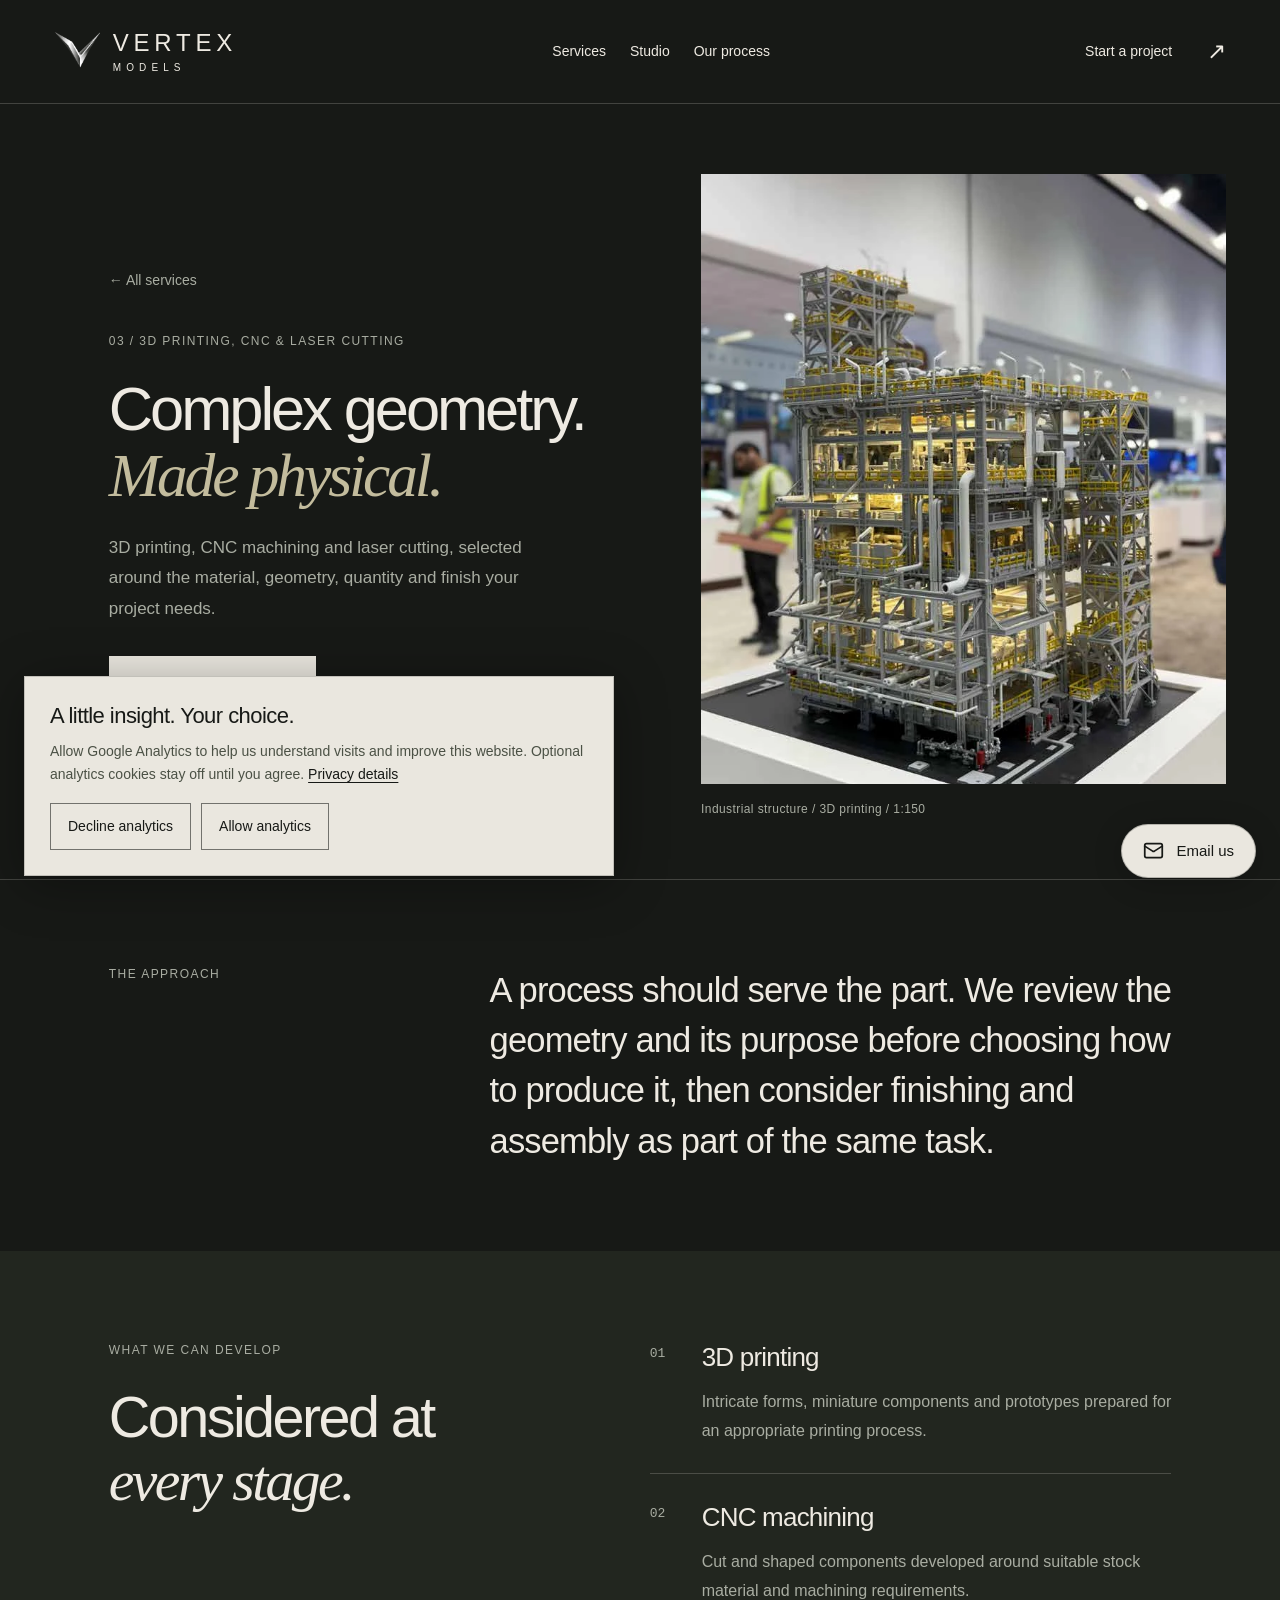
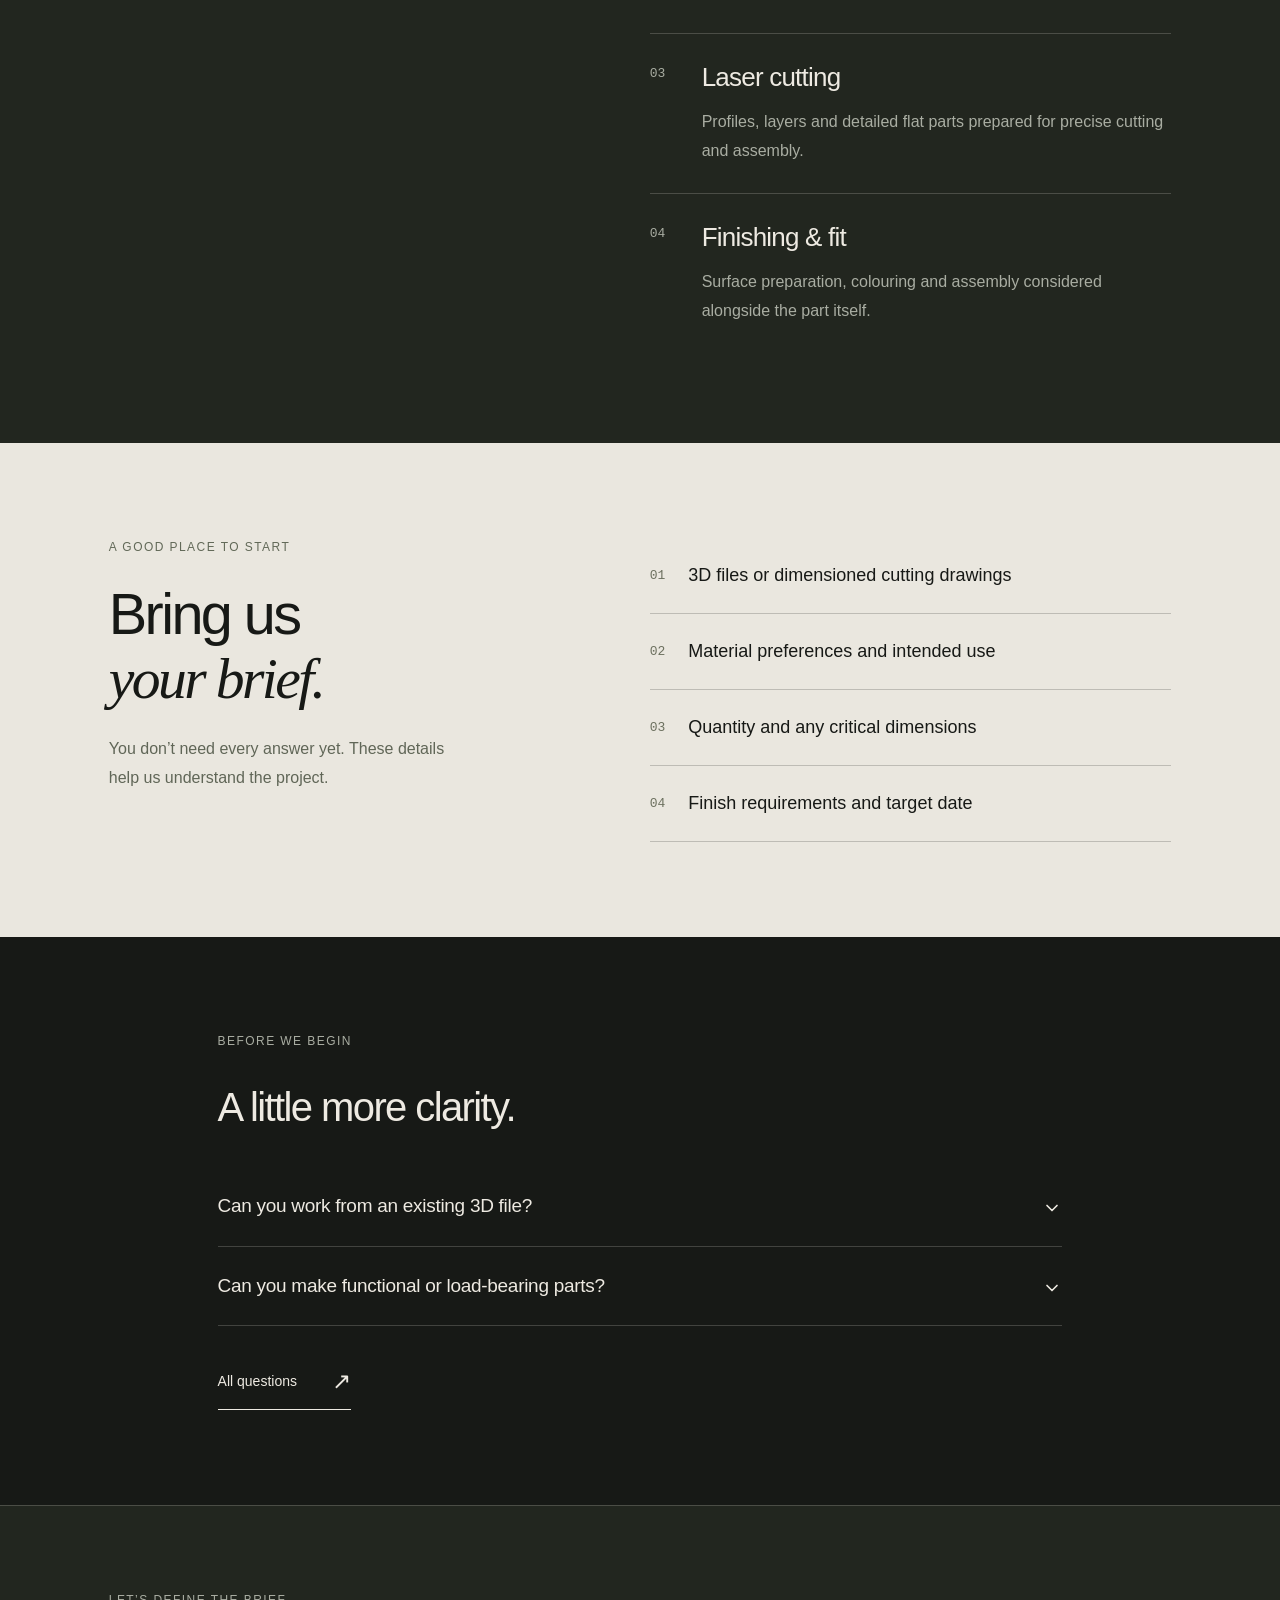
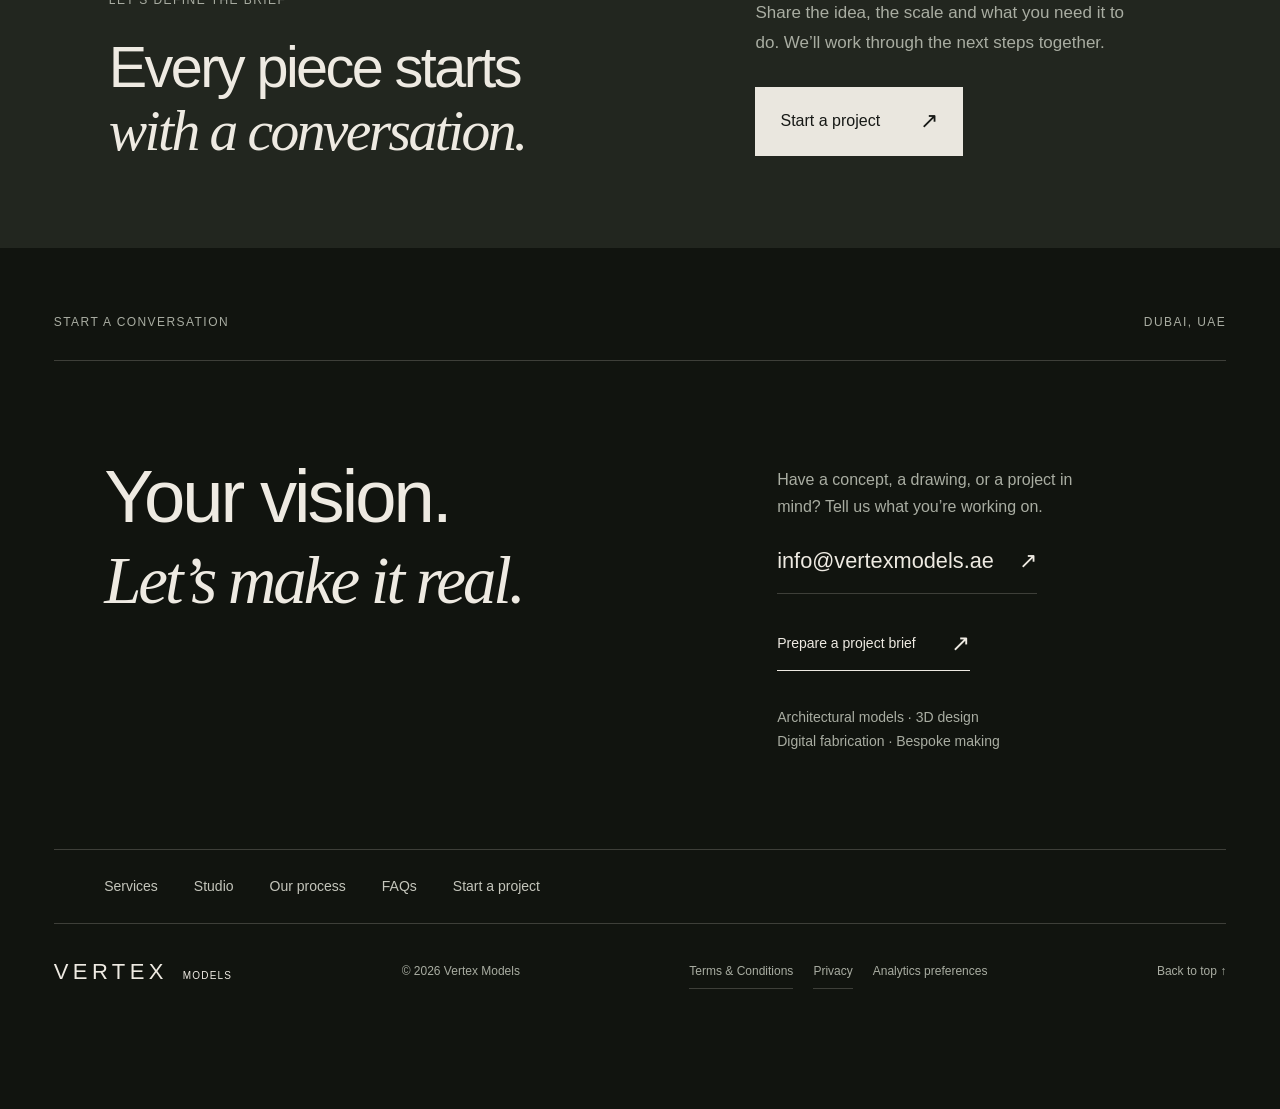
<file: services/digital-fabrication.html>
<!DOCTYPE html><html lang="en"><head><meta charSet="utf-8"/><meta name="viewport" content="width=device-width, initial-scale=1"/><link rel="preload" href="/images/vertex-mark.png" as="image"/><link rel="stylesheet" href="/_next/static/css/index.QuBADiO-.css" data-rsc-css-href="/_next/static/css/index.QuBADiO-.css" data-precedence="vite-rsc/importer-resources"/><link rel="modulepreload" fetchPriority="low" href="/_next/static/chunks/index-BphNCeyu.js"/><script src="/_next/static/chunks/rolldown-runtime-C60lm6uB.js" type="module" async=""></script><script src="/_next/static/chunks/framework-D_rUT4EX.js" type="module" async=""></script><script src="/_next/static/chunks/navigation-errors-By4dF-Cc.js" type="module" async=""></script><link rel="modulepreload" href="/_next/static/chunks/layout-segment-context-CZuvVCI-.js" crossorigin=""/><link rel="modulepreload" href="/_next/static/chunks/Icon-COpRllaJ.js" crossorigin=""/><link rel="modulepreload" href="/_next/static/chunks/analytics-consent-O_36Z6cu.js" crossorigin=""/><link rel="modulepreload" href="/_next/static/chunks/analytics-Bzyf-aNp.js" crossorigin=""/><link rel="modulepreload" href="/_next/static/chunks/faq-list-wmA3N3p4.js" crossorigin=""/><link rel="modulepreload" href="/_next/static/chunks/utils-CyEXM8_e.js" crossorigin=""/><link rel="modulepreload" href="/_next/static/chunks/chevron-down-DZxvEe2u.js" crossorigin=""/><title>3D printing, CNC &amp; laser cutting — Vertex Models</title><meta name="description" content="3D printing, CNC machining and laser cutting, selected around the material, geometry, quantity and finish your project needs."/><meta name="robots" content="index, follow"/><meta property="og:title" content="3D printing, CNC &amp; laser cutting — Vertex Models"/><meta property="og:description" content="3D printing, CNC machining and laser cutting, selected around the material, geometry, quantity and finish your project needs."/><meta property="og:url" content="https://vertexmodels.ae"/><meta property="og:site_name" content="Vertex Models"/><meta property="og:type" content="website"/><meta property="og:locale" content="en_AE"/><meta property="og:image" content="https://vertexmodels.ae/images/p2-50.webp"/><meta property="og:image:alt" content="Architectural villa scale model from the Vertex Models portfolio"/><meta name="twitter:card" content="summary_large_image"/><meta name="twitter:title" content="3D printing, CNC &amp; laser cutting — Vertex Models"/><meta name="twitter:description" content="3D printing, CNC machining and laser cutting, selected around the material, geometry, quantity and finish your project needs."/><meta name="twitter:image" content="https://vertexmodels.ae/images/p2-50.webp"/><meta name="twitter:image:alt" content="Architectural villa scale model from the Vertex Models portfolio"/><link rel="shortcut icon" href="/favicon.svg"/><link rel="icon" href="/favicon.svg"/><link rel="canonical" href="https://vertexmodels.ae/services/digital-fabrication"/><script>Object.assign(((self[Symbol.for("vinext.navigationRuntime")]??={bootstrap:{routeManifest:null},functions:{}}).bootstrap.rsc??={rsc:[]}),{params:{"slug":"digital-fabrication"},nav:{"pathname":"/services/digital-fabrication","searchParams":[]}})</script><link rel="modulepreload" href="/_next/static/chunks/index-BphNCeyu.js" />
</head><body><a class="skip-link" href="#main">Skip to content</a><div id="top"></div><header class="site-header"><a href="/" class="brand" aria-label="Vertex Models home"><span class="brand-mark"><img src="/images/vertex-mark.png" alt=""/></span><span>VERTEX<span class="brand-sub">MODELS</span></span></a><nav class="desktop-nav" aria-label="Main navigation"><a href="/services">Services</a><a href="/studio">Studio</a><a href="/#process">Our process</a></nav><a href="/start-a-project" class="header-contact">Start a project <span aria-hidden="true">↗</span></a><details class="mobile-nav"><summary>Menu <span>＋</span></summary><nav aria-label="Mobile navigation"><a href="/services">Services</a><a href="/studio">Studio</a><a href="/#process">Our process</a><a href="/faqs">FAQs</a><a href="/start-a-project">Start a project</a></nav></details></header><main id="main" class="expansion"><header class="service-hero"><div class="service-hero-copy"><a href="/services" class="back-link">← All services</a><span class="section-index">03<!-- --> / <!-- -->3D printing, CNC &amp; laser cutting</span><h1>Complex geometry.<br/><em>Made physical.</em></h1><p>3D printing, CNC machining and laser cutting, selected around the material, geometry, quantity and finish your project needs.</p><a class="solid-link" href="/start-a-project?service=digital-fabrication">Start a project<span aria-hidden="true">↗</span></a></div><figure><img src="/images/p13-1174.webp" alt="Detailed physical industrial structure model with fine connected components" fetchPriority="high"/><figcaption>Industrial structure / 3D printing / 1:150</figcaption></figure></header><section class="service-approach"><span class="section-index">THE APPROACH</span><p>A process should serve the part. We review the geometry and its purpose before choosing how to produce it, then consider finishing and assembly as part of the same task.</p></section><section class="service-outputs"><div><span class="section-index">WHAT WE CAN DEVELOP</span><h2>Considered at<br/><em>every stage.</em></h2></div><div class="output-list"><article><span>0<!-- -->1</span><div><h3>3D printing</h3><p>Intricate forms, miniature components and prototypes prepared for an appropriate printing process.</p></div></article><article><span>0<!-- -->2</span><div><h3>CNC machining</h3><p>Cut and shaped components developed around suitable stock material and machining requirements.</p></div></article><article><span>0<!-- -->3</span><div><h3>Laser cutting</h3><p>Profiles, layers and detailed flat parts prepared for precise cutting and assembly.</p></div></article><article><span>0<!-- -->4</span><div><h3>Finishing &amp; fit</h3><p>Surface preparation, colouring and assembly considered alongside the part itself.</p></div></article></div></section><section class="brief-preparation"><div><span class="section-index">A GOOD PLACE TO START</span><h2>Bring us<br/><em>your brief.</em></h2><p>You don’t need every answer yet. These details help us understand the project.</p></div><ul><li><span>0<!-- -->1</span>3D files or dimensioned cutting drawings</li><li><span>0<!-- -->2</span>Material preferences and intended use</li><li><span>0<!-- -->3</span>Quantity and any critical dimensions</li><li><span>0<!-- -->4</span>Finish requirements and target date</li></ul></section><section class="service-questions"><span class="section-index">BEFORE WE BEGIN</span><h2>A little more clarity.</h2><div data-slot="accordion" class="faq-list" data-orientation="vertical"><div data-state="closed" data-orientation="vertical" data-slot="accordion-item" class="border-b last:border-b-0"><h3 data-orientation="vertical" data-state="closed" class="flex"><button type="button" aria-expanded="false" data-state="closed" data-orientation="vertical" id="radix-_R_nbai_" data-slot="accordion-trigger" class="flex flex-1 items-start justify-between gap-4 rounded-md py-4 text-left text-sm font-medium transition-all outline-none hover:underline focus-visible:border-ring focus-visible:ring-[3px] focus-visible:ring-ring/50 disabled:pointer-events-none disabled:opacity-50 [&amp;[data-state=open]&gt;svg]:rotate-180" data-radix-collection-item="">Can you work from an existing 3D file?<svg xmlns="http://www.w3.org/2000/svg" width="24" height="24" viewBox="0 0 24 24" fill="none" stroke="currentColor" stroke-width="2" stroke-linecap="round" stroke-linejoin="round" class="lucide lucide-chevron-down pointer-events-none size-4 shrink-0 translate-y-0.5 text-muted-foreground transition-transform duration-200" aria-hidden="true"><path d="m6 9 6 6 6-6"></path></svg></button></h3><div data-state="closed" id="radix-_R_2nbai_" hidden="" role="region" aria-labelledby="radix-_R_nbai_" data-orientation="vertical" data-slot="accordion-content" class="overflow-hidden text-sm data-[state=closed]:animate-accordion-up data-[state=open]:animate-accordion-down" style="--radix-accordion-content-height:var(--radix-collapsible-content-height);--radix-accordion-content-width:var(--radix-collapsible-content-width)"></div></div><div data-state="closed" data-orientation="vertical" data-slot="accordion-item" class="border-b last:border-b-0"><h3 data-orientation="vertical" data-state="closed" class="flex"><button type="button" aria-expanded="false" data-state="closed" data-orientation="vertical" id="radix-_R_17bai_" data-slot="accordion-trigger" class="flex flex-1 items-start justify-between gap-4 rounded-md py-4 text-left text-sm font-medium transition-all outline-none hover:underline focus-visible:border-ring focus-visible:ring-[3px] focus-visible:ring-ring/50 disabled:pointer-events-none disabled:opacity-50 [&amp;[data-state=open]&gt;svg]:rotate-180" data-radix-collection-item="">Can you make functional or load-bearing parts?<svg xmlns="http://www.w3.org/2000/svg" width="24" height="24" viewBox="0 0 24 24" fill="none" stroke="currentColor" stroke-width="2" stroke-linecap="round" stroke-linejoin="round" class="lucide lucide-chevron-down pointer-events-none size-4 shrink-0 translate-y-0.5 text-muted-foreground transition-transform duration-200" aria-hidden="true"><path d="m6 9 6 6 6-6"></path></svg></button></h3><div data-state="closed" id="radix-_R_37bai_" hidden="" role="region" aria-labelledby="radix-_R_17bai_" data-orientation="vertical" data-slot="accordion-content" class="overflow-hidden text-sm data-[state=closed]:animate-accordion-up data-[state=open]:animate-accordion-down" style="--radix-accordion-content-height:var(--radix-collapsible-content-height);--radix-accordion-content-width:var(--radix-collapsible-content-width)"></div></div></div><a href="/faqs" class="text-link">All questions <span aria-hidden="true">↗</span></a></section><section class="next-conversation"><div><span class="section-index">LET’S DEFINE THE BRIEF</span><h2>Every piece starts<br/><em>with a conversation.</em></h2></div><div><p>Share the idea, the scale and what you need it to do. We’ll work through the next steps together.</p><a class="solid-link" href="/start-a-project?service=digital-fabrication">Start a project<span aria-hidden="true">↗</span></a></div></section></main><footer id="contact" class="contact-section"><div class="eyebrow"><span>START A CONVERSATION</span><span>DUBAI, UAE</span></div><div class="contact-main"><h2>Your vision.<br/><em>Let’s make it real.</em></h2><div class="contact-info"><p>Have a concept, a drawing, or a project in mind? Tell us what you’re working on.</p><a href="mailto:info@vertexmodels.ae" class="email-link">info@vertexmodels.ae <span aria-hidden="true">↗</span></a><a href="/start-a-project" class="text-link footer-brief">Prepare a project brief <span aria-hidden="true">↗</span></a><p class="contact-small">Architectural models · 3D design<br/>Digital fabrication · Bespoke making</p></div></div><nav class="footer-explore" aria-label="Explore Vertex"><a href="/services">Services</a><a href="/studio">Studio</a><a href="/#process">Our process</a><a href="/faqs">FAQs</a><a href="/start-a-project">Start a project</a></nav><div class="footer-bottom"><a href="/" class="footer-wordmark">VERTEX<span>MODELS</span></a><span>© <!-- -->2026<!-- --> Vertex Models</span><nav class="footer-legal" aria-label="Legal"><a href="/terms">Terms &amp; Conditions</a><a href="/privacy">Privacy</a><button type="button" class="analytics-settings">Analytics preferences</button></nav><a href="#top">Back to top ↑</a></div></footer><a class="floating-contact" href="mailto:info@vertexmodels.ae?subject=Enquiry%20for%20Vertex%20Models" aria-label="Email Vertex Models at info@vertexmodels.ae" title="Email info@vertexmodels.ae"><svg xmlns="http://www.w3.org/2000/svg" width="21" height="21" viewBox="0 0 24 24" fill="none" stroke="currentColor" stroke-width="2" stroke-linecap="round" stroke-linejoin="round" class="lucide lucide-mail" aria-hidden="true"><path d="m22 7-8.991 5.727a2 2 0 0 1-2.009 0L2 7"></path><rect x="2" y="4" width="20" height="16" rx="2"></rect></svg><span>Email us</span></a><script type="module" src="/_next/static/chunks/index-BphNCeyu.js" id="_R_" async=""></script><script>((self[Symbol.for("vinext.navigationRuntime")]??={bootstrap:{routeManifest:null},functions:{}}).bootstrap.rsc??={rsc:[]}).rsc.push("0:{\"page:/services/digital-fabrication\":\"$L1\",\"layout:/\":\"$L2\",\"route:/services/digital-fabrication\":\"$L3\",\"__route\":\"route:/services/digital-fabrication\",\"__interceptionContext\":null,\"__layoutIds\":[\"layout:/\"],\"__rootLayout\":\"/\",\"__bfcacheSegmentIdentities\":{\"layout:/\":\"[\\\"layout\\\",\\\"layout:/\\\",\\\"root-boundary:/\\\",\\\"\\\"]\",\"page:/services/digital-fabrication\":\"[\\\"page\\\",\\\"page:/services/:slug\\\",\\\"root-boundary:/\\\",\\\"[\\\\\\\"services\\\\\\\",\\\\\\\"slug|digital-fabrication|d\\\\\\\"]\\\"]\"},\"__srcPage\":[\"services\",\"[slug]\",\"page\"],\"__layoutFlags\":{\"layout:/\":\"s\"},\"__artifactCompatibility\":{\"schemaVersion\":1,\"graphVersion\":\"app-route-graph:3580eb90a7dd2fac\",\"deploymentVersion\":\"0d242c21-e4d9-4183-95a6-eeb4d38b5953\",\"appElementsSchemaVersion\":1,\"rscPayloadSchemaVersion\":1,\"rootBoundaryId\":\"/\",\"renderEpoch\":null}}\n")</script><script>((self[Symbol.for("vinext.navigationRuntime")]??={bootstrap:{routeManifest:null},functions:{}}).bootstrap.rsc??={rsc:[]}).rsc.push("4:I[\"d78cf13b12d2\",[],\"Children\",1]\n")</script><script>((self[Symbol.for("vinext.navigationRuntime")]??={bootstrap:{routeManifest:null},functions:{}}).bootstrap.rsc??={rsc:[]}).rsc.push("5:I[\"61bd68617267\",[],\"default\",1]\n")</script><script>((self[Symbol.for("vinext.navigationRuntime")]??={bootstrap:{routeManifest:null},functions:{}}).bootstrap.rsc??={rsc:[]}).rsc.push("6:I[\"eede81f5ed37\",[],\"AnalyticsConsent\",1]\n")</script><script>((self[Symbol.for("vinext.navigationRuntime")]??={bootstrap:{routeManifest:null},functions:{}}).bootstrap.rsc??={rsc:[]}).rsc.push("7:I[\"704cdca18586\",[],\"GlobalErrorBoundary\",1]\n")</script><script>((self[Symbol.for("vinext.navigationRuntime")]??={bootstrap:{routeManifest:null},functions:{}}).bootstrap.rsc??={rsc:[]}).rsc.push("8:I[\"583f8a064e38\",[],\"default\",1]\n")</script><script>((self[Symbol.for("vinext.navigationRuntime")]??={bootstrap:{routeManifest:null},functions:{}}).bootstrap.rsc??={rsc:[]}).rsc.push("9:I[\"704cdca18586\",[],\"ErrorBoundary\",1]\n")</script><script>((self[Symbol.for("vinext.navigationRuntime")]??={bootstrap:{routeManifest:null},functions:{}}).bootstrap.rsc??={rsc:[]}).rsc.push("a:I[\"3b21ce3da5ba\",[],\"LayoutSegmentProvider\",1]\n")</script><script>((self[Symbol.for("vinext.navigationRuntime")]??={bootstrap:{routeManifest:null},functions:{}}).bootstrap.rsc??={rsc:[]}).rsc.push("b:I[\"d78cf13b12d2\",[],\"Slot\",1]\n")</script><script>((self[Symbol.for("vinext.navigationRuntime")]??={bootstrap:{routeManifest:null},functions:{}}).bootstrap.rsc??={rsc:[]}).rsc.push("c:I[\"704cdca18586\",[],\"NotFoundBoundary\",1]\n")</script><script>((self[Symbol.for("vinext.navigationRuntime")]??={bootstrap:{routeManifest:null},functions:{}}).bootstrap.rsc??={rsc:[]}).rsc.push(":HL[\"/_next/static/css/index.QuBADiO-.css\",\"style\"     ]\n")</script><script>((self[Symbol.for("vinext.navigationRuntime")]??={bootstrap:{routeManifest:null},functions:{}}).bootstrap.rsc??={rsc:[]}).rsc.push(":HL[\"/images/vertex-mark.png\",\"image\"]\n")</script><script>((self[Symbol.for("vinext.navigationRuntime")]??={bootstrap:{routeManifest:null},functions:{}}).bootstrap.rsc??={rsc:[]}).rsc.push("2:[[[\"$\",\"link\",\"css:/_next/static/css/index.QuBADiO-.css\",{\"rel\":\"stylesheet\",\"precedence\":\"vite-rsc/importer-resources\",\"href\":\"/_next/static/css/index.QuBADiO-.css\",\"data-rsc-css-href\":\"/_next/static/css/index.QuBADiO-.css\"}],\"$undefined\"],[\"$\",\"html\",null,{\"lang\":\"en\",\"children\":[\"$\",\"body\",null,{\"children\":[[\"$\",\"a\",null,{\"className\":\"skip-link\",\"href\":\"#main\",\"children\":\"Skip to content\"}],[\"$\",\"$L4\",null,{}],[\"$\",\"a\",null,{\"className\":\"floating-contact\",\"href\":\"mailto:info@vertexmodels.ae?subject=Enquiry%20for%20Vertex%20Models\",\"aria-label\":\"Email Vertex Models at info@vertexmodels.ae\",\"title\":\"Email info@vertexmodels.ae\",\"children\":[[\"$\",\"$L5\",null,{\"ref\":\"$undefined\",\"iconNode\":[[\"path\",{\"d\":\"m22 7-8.991 5.727a2 2 0 0 1-2.009 0L2 7\",\"key\":\"132q7q\"}],[\"rect\",{\"x\":\"2\",\"y\":\"4\",\"width\":\"20\",\"height\":\"16\",\"rx\":\"2\",\"key\":\"izxlao\"}]],\"className\":\"lucide-mail\",\"size\":21,\"aria-hidden\":\"true\"}],[\"$\",\"span\",null,{\"children\":\"Email us\"}]]}],[\"$\",\"$L6\",null,{}]]}]}]]\n")</script><script>((self[Symbol.for("vinext.navigationRuntime")]??={bootstrap:{routeManifest:null},functions:{}}).bootstrap.rsc??={rsc:[]}).rsc.push("3:[[[\"$\",\"meta\",null,{\"charSet\":\"utf-8\"}],[[\"$\",\"title\",\"0\",{\"children\":\"3D printing, CNC \u0026 laser cutting — Vertex Models\"}],[\"$\",\"meta\",\"1\",{\"name\":\"description\",\"content\":\"3D printing, CNC machining and laser cutting, selected around the material, geometry, quantity and finish your project needs.\"}],[\"$\",\"meta\",\"2\",{\"name\":\"robots\",\"content\":\"index, follow\"}],[\"$\",\"meta\",\"3\",{\"property\":\"og:title\",\"content\":\"3D printing, CNC \u0026 laser cutting — Vertex Models\"}],[\"$\",\"meta\",\"4\",{\"property\":\"og:description\",\"content\":\"3D printing, CNC machining and laser cutting, selected around the material, geometry, quantity and finish your project needs.\"}],[\"$\",\"meta\",\"5\",{\"property\":\"og:url\",\"content\":\"https://vertexmodels.ae\"}],[\"$\",\"meta\",\"6\",{\"property\":\"og:site_name\",\"content\":\"Vertex Models\"}],[\"$\",\"meta\",\"7\",{\"property\":\"og:type\",\"content\":\"website\"}],[\"$\",\"meta\",\"8\",{\"property\":\"og:locale\",\"content\":\"en_AE\"}],[\"$\",\"meta\",\"9\",{\"property\":\"og:image\",\"content\":\"https://vertexmodels.ae/images/p2-50.webp\"}],[\"$\",\"meta\",\"10\",{\"property\":\"og:image:alt\",\"content\":\"Architectural villa scale model from the Vertex Models portfolio\"}],[\"$\",\"meta\",\"11\",{\"name\":\"twitter:card\",\"content\":\"summary_large_image\"}],[\"$\",\"meta\",\"12\",{\"name\":\"twitter:title\",\"content\":\"3D printing, CNC \u0026 laser cutting — Vertex Models\"}],[\"$\",\"meta\",\"13\",{\"name\":\"twitter:description\",\"content\":\"3D printing, CNC machining and laser cutting, selected around the material, geometry, quantity and finish your project needs.\"}],[\"$\",\"meta\",\"14\",{\"name\":\"twitter:image\",\"content\":\"https://vertexmodels.ae/images/p2-50.webp\"}],[\"$\",\"meta\",\"15\",{\"name\":\"twitter:image:alt\",\"content\":\"Architectural villa scale model from the Vertex Models portfolio\"}],[\"$\",\"link\",\"16\",{\"data-vinext-streamed-icon\":\"$undefined\",\"rel\":\"shortcut icon\",\"href\":\"/favicon.svg\",\"type\":\"$undefined\",\"sizes\":\"$undefined\",\"color\":\"$undefined\",\"media\":\"$undefined\",\"fetchPriority\":\"$undefined\"}],[\"$\",\"link\",\"17\",{\"data-vinext-streamed-icon\":\"$undefined\",\"rel\":\"icon\",\"href\":\"/favicon.svg\",\"type\":\"$undefined\",\"sizes\":\"$undefined\",\"color\":\"$undefined\",\"media\":\"$undefined\",\"fetchPriority\":\"$undefined\"}],[\"$\",\"link\",\"18\",{\"rel\":\"canonical\",\"href\":\"https://vertexmodels.ae/services/digital-fabrication\"}]],[[\"$\",\"meta\",\"0\",{\"name\":\"viewport\",\"content\":\"width=device-width, initial-scale=1\"}]]],[\"$\",\"$L7\",null,{\"fallback\":\"$8\",\"children\":[\"$\",\"$L9\",null,{\"fallback\":\"$8\",\"children\":[\"$\",\"$La\",null,{\"providerId\":\"layout:/\",\"segmentMap\":{\"children\":[\"services\",\"digital-fabrication\"]},\"children\":[\"$\",\"$Lb\",null,{\"id\":\"layout:/\",\"parallelSlots\":\"$undefined\",\"children\":[\"$\",\"$Lc\",null,{\"resetKey\":\"services\",\"fallback\":[[\"$\",\"header\",null,{\"className\":\"site-header\",\"children\":[[\"$\",\"a\",null,{\"href\":\"/\",\"className\":\"brand\",\"aria-label\":\"Vertex Models home\",\"children\":[[\"$\",\"span\",null,{\"className\":\"brand-mark\",\"children\":[\"$\",\"img\",null,{\"src\":\"/images/vertex-mark.png\",\"alt\":\"\"}]}],[\"$\",\"span\",null,{\"children\":[\"VERTEX\",[\"$\",\"span\",null,{\"className\":\"brand-sub\",\"children\":\"MODELS\"}]]}]]}],[\"$\",\"nav\",null,{\"className\":\"desktop-nav\",\"aria-label\":\"Main navigation\",\"children\":[[\"$\",\"a\",null,{\"href\":\"/services\",\"children\":\"Services\"}],[\"$\",\"a\",null,{\"href\":\"/studio\",\"children\":\"Studio\"}],[\"$\",\"a\",null,{\"href\":\"/#process\",\"children\":\"Our process\"}]]}],[\"$\",\"a\",null,{\"href\":\"/start-a-project\",\"className\":\"header-contact\",\"children\":[\"Start a project \",[\"$\",\"span\",null,{\"aria-hidden\":\"true\",\"children\":\"↗\"}]]}],[\"$\",\"details\",null,{\"className\":\"mobile-nav\",\"children\":[[\"$\",\"summary\",null,{\"children\":[\"Menu \",[\"$\",\"span\",null,{\"children\":\"＋\"}]]}],[\"$\",\"nav\",null,{\"aria-label\":\"Mobile navigation\",\"children\":[[\"$\",\"a\",null,{\"href\":\"/services\",\"children\":\"Services\"}],[\"$\",\"a\",null,{\"href\":\"/studio\",\"children\":\"Studio\"}],[\"$\",\"a\",null,{\"href\":\"/#process\",\"children\":\"Our process\"}],[\"$\",\"a\",null,{\"href\":\"/faqs\",\"children\":\"FAQs\"}],[\"$\",\"a\",null,{\"href\":\"/start-a-project\",\"children\":\"Start a project\"}]]}]]}]]}],[\"$\",\"main\",null,{\"id\":\"main\",\"className\":\"not-found\",\"children\":[[\"$\",\"span\",null,{\"className\":\"section-index\",\"children\":\"404 / OUTSIDE THE FRAME\"}],[\"$\",\"h1\",null,{\"children\":[\"This page\",[\"$\",\"br\",null,{}],[\"$\",\"em\",null,{\"children\":\"isn’t here.\"}]]}],[\"$\",\"a\",null,{\"href\":\"/services\",\"className\":\"text-link\",\"children\":\"Explore our services ↗\"}]]}],[\"$\",\"footer\",null,{\"id\":\"contact\",\"className\":\"contact-section\",\"children\":[[\"$\",\"div\",null,{\"className\":\"eyebrow\",\"children\":[[\"$\",\"span\",null,{\"children\":\"START A CONVERSATION\"}],[\"$\",\"span\",null,{\"children\":\"DUBAI, UAE\"}]]}],[\"$\",\"div\",null,{\"className\":\"contact-main\",\"children\":[[\"$\",\"h2\",null,{\"children\":[\"Your vision.\",[\"$\",\"br\",null,{}],[\"$\",\"em\",null,{\"children\":\"Let’s make it real.\"}]]}],[\"$\",\"div\",null,{\"className\":\"contact-info\",\"children\":[\"$Ld\",\"$Le\",\"$Lf\",\"$L10\"]}]]}],\"$L11\",\"$L12\"]}]],\"children\":\"$L13\"}]}]}]}]}],null,null]\n")</script><script>((self[Symbol.for("vinext.navigationRuntime")]??={bootstrap:{routeManifest:null},functions:{}}).bootstrap.rsc??={rsc:[]}).rsc.push("14:I[\"eede81f5ed37\",[],\"AnalyticsSettings\",1]\n")</script><script>((self[Symbol.for("vinext.navigationRuntime")]??={bootstrap:{routeManifest:null},functions:{}}).bootstrap.rsc??={rsc:[]}).rsc.push("15:I[\"dc3d79559167\",[],\"AppRouterScrollTarget\",1]\n")</script><script>((self[Symbol.for("vinext.navigationRuntime")]??={bootstrap:{routeManifest:null},functions:{}}).bootstrap.rsc??={rsc:[]}).rsc.push("16:I[\"704cdca18586\",[],\"RedirectBoundary\",1]\n")</script><script>((self[Symbol.for("vinext.navigationRuntime")]??={bootstrap:{routeManifest:null},functions:{}}).bootstrap.rsc??={rsc:[]}).rsc.push("d:[\"$\",\"p\",null,{\"children\":\"Have a concept, a drawing, or a project in mind? Tell us what you’re working on.\"}]\n")</script><script>((self[Symbol.for("vinext.navigationRuntime")]??={bootstrap:{routeManifest:null},functions:{}}).bootstrap.rsc??={rsc:[]}).rsc.push("e:[\"$\",\"a\",null,{\"href\":\"mailto:info@vertexmodels.ae\",\"className\":\"email-link\",\"children\":[\"info@vertexmodels.ae \",[\"$\",\"span\",null,{\"aria-hidden\":\"true\",\"children\":\"↗\"}]]}]\n")</script><script>((self[Symbol.for("vinext.navigationRuntime")]??={bootstrap:{routeManifest:null},functions:{}}).bootstrap.rsc??={rsc:[]}).rsc.push("f:[\"$\",\"a\",null,{\"href\":\"/start-a-project\",\"className\":\"text-link footer-brief\",\"children\":[\"Prepare a project brief \",[\"$\",\"span\",null,{\"aria-hidden\":\"true\",\"children\":\"↗\"}]]}]\n")</script><script>((self[Symbol.for("vinext.navigationRuntime")]??={bootstrap:{routeManifest:null},functions:{}}).bootstrap.rsc??={rsc:[]}).rsc.push("10:[\"$\",\"p\",null,{\"className\":\"contact-small\",\"children\":[\"Architectural models · 3D design\",[\"$\",\"br\",null,{}],\"Digital fabrication · Bespoke making\"]}]\n")</script><script>((self[Symbol.for("vinext.navigationRuntime")]??={bootstrap:{routeManifest:null},functions:{}}).bootstrap.rsc??={rsc:[]}).rsc.push("11:[\"$\",\"nav\",null,{\"className\":\"footer-explore\",\"aria-label\":\"Explore Vertex\",\"children\":[[\"$\",\"a\",null,{\"href\":\"/services\",\"children\":\"Services\"}],[\"$\",\"a\",null,{\"href\":\"/studio\",\"children\":\"Studio\"}],[\"$\",\"a\",null,{\"href\":\"/#process\",\"children\":\"Our process\"}],[\"$\",\"a\",null,{\"href\":\"/faqs\",\"children\":\"FAQs\"}],[\"$\",\"a\",null,{\"href\":\"/start-a-project\",\"children\":\"Start a project\"}]]}]\n")</script><script>((self[Symbol.for("vinext.navigationRuntime")]??={bootstrap:{routeManifest:null},functions:{}}).bootstrap.rsc??={rsc:[]}).rsc.push("12:[\"$\",\"div\",null,{\"className\":\"footer-bottom\",\"children\":[[\"$\",\"a\",null,{\"href\":\"/\",\"className\":\"footer-wordmark\",\"children\":[\"VERTEX\",[\"$\",\"span\",null,{\"children\":\"MODELS\"}]]}],[\"$\",\"span\",null,{\"children\":[\"© \",2026,\" Vertex Models\"]}],[\"$\",\"nav\",null,{\"className\":\"footer-legal\",\"aria-label\":\"Legal\",\"children\":[[\"$\",\"a\",null,{\"href\":\"/terms\",\"children\":\"Terms \u0026 Conditions\"}],[\"$\",\"a\",null,{\"href\":\"/privacy\",\"children\":\"Privacy\"}],[\"$\",\"$L14\",null,{}]]}],[\"$\",\"a\",null,{\"href\":\"#top\",\"children\":\"Back to top ↑\"}]]}]\n")</script><script>((self[Symbol.for("vinext.navigationRuntime")]??={bootstrap:{routeManifest:null},functions:{}}).bootstrap.rsc??={rsc:[]}).rsc.push("13:[\"$\",\"$Lc\",null,{\"resetKey\":\"[\\\"services\\\",\\\"slug|digital-fabrication|d\\\"]\",\"fallback\":[[\"$\",\"header\",null,{\"className\":\"site-header\",\"children\":[[\"$\",\"a\",null,{\"href\":\"/\",\"className\":\"brand\",\"aria-label\":\"Vertex Models home\",\"children\":[[\"$\",\"span\",null,{\"className\":\"brand-mark\",\"children\":[\"$\",\"img\",null,{\"src\":\"/images/vertex-mark.png\",\"alt\":\"\"}]}],[\"$\",\"span\",null,{\"children\":[\"VERTEX\",[\"$\",\"span\",null,{\"className\":\"brand-sub\",\"children\":\"MODELS\"}]]}]]}],[\"$\",\"nav\",null,{\"className\":\"desktop-nav\",\"aria-label\":\"Main navigation\",\"children\":[[\"$\",\"a\",null,{\"href\":\"/services\",\"children\":\"Services\"}],[\"$\",\"a\",null,{\"href\":\"/studio\",\"children\":\"Studio\"}],[\"$\",\"a\",null,{\"href\":\"/#process\",\"children\":\"Our process\"}]]}],[\"$\",\"a\",null,{\"href\":\"/start-a-project\",\"className\":\"header-contact\",\"children\":[\"Start a project \",[\"$\",\"span\",null,{\"aria-hidden\":\"true\",\"children\":\"↗\"}]]}],[\"$\",\"details\",null,{\"className\":\"mobile-nav\",\"children\":[[\"$\",\"summary\",null,{\"children\":[\"Menu \",[\"$\",\"span\",null,{\"children\":\"＋\"}]]}],[\"$\",\"nav\",null,{\"aria-label\":\"Mobile navigation\",\"children\":[[\"$\",\"a\",null,{\"href\":\"/services\",\"children\":\"Services\"}],[\"$\",\"a\",null,{\"href\":\"/studio\",\"children\":\"Studio\"}],[\"$\",\"a\",null,{\"href\":\"/#process\",\"children\":\"Our process\"}],[\"$\",\"a\",null,{\"href\":\"/faqs\",\"children\":\"FAQs\"}],[\"$\",\"a\",null,{\"href\":\"/start-a-project\",\"children\":\"Start a project\"}]]}]]}]]}],[\"$\",\"main\",null,{\"id\":\"main\",\"className\":\"not-found\",\"children\":[[\"$\",\"span\",null,{\"className\":\"section-index\",\"children\":\"404 / OUTSIDE THE FRAME\"}],[\"$\",\"h1\",null,{\"children\":[\"This page\",[\"$\",\"br\",null,{}],[\"$\",\"em\",null,{\"children\":\"isn’t here.\"}]]}],[\"$\",\"a\",null,{\"href\":\"/services\",\"className\":\"text-link\",\"children\":\"Explore our services ↗\"}]]}],[\"$\",\"footer\",null,{\"id\":\"contact\",\"className\":\"contact-section\",\"children\":[[\"$\",\"div\",null,{\"className\":\"eyebrow\",\"children\":[[\"$\",\"span\",null,{\"children\":\"START A CONVERSATION\"}],[\"$\",\"span\",null,{\"children\":\"DUBAI, UAE\"}]]}],[\"$\",\"div\",null,{\"className\":\"contact-main\",\"children\":[[\"$\",\"h2\",null,{\"children\":[\"Your vision.\",[\"$\",\"br\",null,{}],[\"$\",\"em\",null,{\"children\":\"Let’s make it real.\"}]]}],[\"$\",\"div\",null,{\"className\":\"contact-info\",\"children\":[[\"$\",\"p\",null,{\"children\":\"Have a concept, a drawing, or a project in mind? Tell us what you’re working on.\"}],[\"$\",\"a\",null,{\"href\":\"mailto:info@vertexmodels.ae\",\"className\":\"email-link\",\"children\":[\"info@vertexmodels.ae \",[\"$\",\"span\",null,{\"aria-hidden\":\"true\",\"children\":\"↗\"}]]}],[\"$\",\"a\",null,{\"href\":\"/start-a-project\",\"className\":\"text-link footer-brief\",\"children\":[\"Prepare a project brief \",[\"$\",\"span\",null,{\"aria-hidden\":\"true\",\"children\":\"↗\"}]]}],[\"$\",\"p\",null,{\"className\":\"contact-small\",\"children\":[\"Architectural models · 3D design\",[\"$\",\"br\",null,{}],\"Digital fabrication · Bespoke making\"]}]]}]]}],[\"$\",\"nav\",null,{\"className\":\"footer-explore\",\"aria-label\":\"Explore Vertex\",\"children\":[[\"$\",\"a\",null,{\"href\":\"/services\",\"children\":\"Services\"}],[\"$\",\"a\",null,{\"href\":\"/studio\",\"children\":\"Studio\"}],[\"$\",\"a\",null,{\"href\":\"/#process\",\"children\":\"Our process\"}],[\"$\",\"a\",null,{\"href\":\"/faqs\",\"children\":\"FAQs\"}],[\"$\",\"a\",null,{\"href\":\"/start-a-project\",\"children\":\"Start a project\"}]]}],[\"$\",\"div\",null,{\"className\":\"footer-bottom\",\"children\":[[\"$\",\"a\",null,{\"href\":\"/\",\"className\":\"footer-wordmark\",\"children\":[\"VERTEX\",[\"$\",\"span\",null,{\"children\":\"MODELS\"}]]}],[\"$\",\"span\",null,{\"children\":[\"© \",2026,\" Vertex Models\"]}],[\"$\",\"nav\",null,{\"className\":\"footer-legal\",\"aria-label\":\"Legal\",\"children\":[[\"$\",\"a\",null,{\"href\":\"/terms\",\"children\":\"Terms \u0026 Conditions\"}],[\"$\",\"a\",null,{\"href\":\"/privacy\",\"children\":\"Privacy\"}],[\"$\",\"$L14\",null,{}]]}],[\"$\",\"a\",null,{\"href\":\"#top\",\"children\":\"Back to top ↑\"}]]}]]}]],\"children\":[\"$\",\"$L15\",null,{\"children\":[\"$\",\"$L16\",null,{\"children\":[[\"$\",\"$La\",null,{\"providerId\":\"page:/services/digital-fabrication\",\"segmentMap\":{\"children\":[\"__PAGE__\"]},\"children\":[\"$\",\"$Lb\",null,{\"id\":\"page:/services/digital-fabrication\"}]}],null]}]}]}]\n")</script><script>((self[Symbol.for("vinext.navigationRuntime")]??={bootstrap:{routeManifest:null},functions:{}}).bootstrap.rsc??={rsc:[]}).rsc.push(":HL[\"/images/p13-1174.webp\",\"image\",{\"fetchPriority\":\"high\"}]\n")</script><script>((self[Symbol.for("vinext.navigationRuntime")]??={bootstrap:{routeManifest:null},functions:{}}).bootstrap.rsc??={rsc:[]}).rsc.push("1:[[\"$\",\"div\",null,{\"id\":\"top\"}],[\"$\",\"header\",null,{\"className\":\"site-header\",\"children\":[[\"$\",\"a\",null,{\"href\":\"/\",\"className\":\"brand\",\"aria-label\":\"Vertex Models home\",\"children\":[[\"$\",\"span\",null,{\"className\":\"brand-mark\",\"children\":[\"$\",\"img\",null,{\"src\":\"/images/vertex-mark.png\",\"alt\":\"\"}]}],[\"$\",\"span\",null,{\"children\":[\"VERTEX\",[\"$\",\"span\",null,{\"className\":\"brand-sub\",\"children\":\"MODELS\"}]]}]]}],[\"$\",\"nav\",null,{\"className\":\"desktop-nav\",\"aria-label\":\"Main navigation\",\"children\":[[\"$\",\"a\",null,{\"href\":\"/services\",\"children\":\"Services\"}],[\"$\",\"a\",null,{\"href\":\"/studio\",\"children\":\"Studio\"}],[\"$\",\"a\",null,{\"href\":\"/#process\",\"children\":\"Our process\"}]]}],[\"$\",\"a\",null,{\"href\":\"/start-a-project\",\"className\":\"header-contact\",\"children\":[\"Start a project \",[\"$\",\"span\",null,{\"aria-hidden\":\"true\",\"children\":\"↗\"}]]}],[\"$\",\"details\",null,{\"className\":\"mobile-nav\",\"children\":[[\"$\",\"summary\",null,{\"children\":[\"Menu \",[\"$\",\"span\",null,{\"children\":\"＋\"}]]}],[\"$\",\"nav\",null,{\"aria-label\":\"Mobile navigation\",\"children\":[[\"$\",\"a\",null,{\"href\":\"/services\",\"children\":\"Services\"}],[\"$\",\"a\",null,{\"href\":\"/studio\",\"children\":\"Studio\"}],[\"$\",\"a\",null,{\"href\":\"/#process\",\"children\":\"Our process\"}],[\"$\",\"a\",null,{\"href\":\"/faqs\",\"children\":\"FAQs\"}],[\"$\",\"a\",null,{\"href\":\"/start-a-project\",\"children\":\"Start a project\"}]]}]]}]]}],[\"$\",\"main\",null,{\"id\":\"main\",\"className\":\"expansion\",\"children\":[[\"$\",\"header\",null,{\"className\":\"service-hero\",\"children\":[[\"$\",\"div\",null,{\"className\":\"service-hero-copy\",\"children\":[[\"$\",\"a\",null,{\"href\":\"/services\",\"className\":\"back-link\",\"children\":\"← All services\"}],[\"$\",\"span\",null,{\"className\":\"section-index\",\"children\":[\"03\",\" / \",\"3D printing, CNC \u0026 laser cutting\"]}],[\"$\",\"h1\",null,{\"children\":[\"Complex geometry.\",[\"$\",\"br\",null,{}],[\"$\",\"em\",null,{\"children\":\"Made physical.\"}]]}],[\"$\",\"p\",null,{\"children\":\"3D printing, CNC machining and laser cutting, selected around the material, geometry, quantity and finish your project needs.\"}],[\"$\",\"a\",null,{\"className\":\"solid-link\",\"href\":\"/start-a-project?service=digital-fabrication\",\"children\":[\"Start a project\",[\"$\",\"span\",null,{\"aria-hidden\":\"true\",\"children\":\"↗\"}]]}]]}],[\"$\",\"figure\",null,{\"children\":[[\"$\",\"img\",null,{\"src\":\"/images/p13-1174.webp\",\"alt\":\"Detailed physical industrial structure model with fine connected components\",\"fetchPriority\":\"high\"}],[\"$\",\"figcaption\",null,{\"children\":\"Industrial structure / 3D printing / 1:150\"}]]}]]}],[\"$\",\"section\",null,{\"className\":\"service-approach\",\"children\":[[\"$\",\"span\",null,{\"className\":\"section-index\",\"children\":\"THE APPROACH\"}],[\"$\",\"p\",null,{\"children\":\"A process should serve the part. We review the geometry and its purpose before choosing how to produce it, then consider finishing and assembly as part of the same task.\"}]]}],[\"$\",\"section\",null,{\"className\":\"service-outputs\",\"children\":[[\"$\",\"div\",null,{\"children\":[[\"$\",\"span\",null,{\"className\":\"section-index\",\"children\":\"WHAT WE CAN DEVELOP\"}],[\"$\",\"h2\",null,{\"children\":[\"Considered at\",[\"$\",\"br\",null,{}],[\"$\",\"em\",null,{\"children\":\"every stage.\"}]]}]]}],[\"$\",\"div\",null,{\"className\":\"output-list\",\"children\":[[\"$\",\"article\",\"3D printing\",{\"children\":[[\"$\",\"span\",null,{\"children\":[\"0\",1]}],[\"$\",\"div\",null,{\"children\":[[\"$\",\"h3\",null,{\"children\":\"3D printing\"}],[\"$\",\"p\",null,{\"children\":\"Intricate forms, miniature components and prototypes prepared for an appropriate printing process.\"}]]}]]}],[\"$\",\"article\",\"CNC machining\",{\"children\":[[\"$\",\"span\",null,{\"children\":[\"0\",2]}],[\"$\",\"div\",null,{\"children\":[[\"$\",\"h3\",null,{\"children\":\"CNC machining\"}],[\"$\",\"p\",null,{\"children\":\"Cut and shaped components developed around suitable stock material and machining requirements.\"}]]}]]}],[\"$\",\"article\",\"Laser cutting\",{\"children\":[[\"$\",\"span\",null,{\"children\":[\"0\",3]}],[\"$\",\"div\",null,{\"children\":[[\"$\",\"h3\",null,{\"children\":\"Laser cutting\"}],[\"$\",\"p\",null,{\"children\":\"Profiles, layers and detailed flat parts prepared for precise cutting and assembly.\"}]]}]]}],[\"$\",\"article\",\"Finishing \u0026 fit\",{\"children\":[[\"$\",\"span\",null,{\"children\":[\"0\",4]}],[\"$\",\"div\",null,{\"children\":[[\"$\",\"h3\",null,{\"children\":\"Finishing \u0026 fit\"}],[\"$\",\"p\",null,{\"children\":\"Surface preparation, colouring and assembly considered alongside the part itself.\"}]]}]]}]]}]]}],[\"$\",\"section\",null,{\"className\":\"brief-preparation\",\"children\":[[\"$\",\"div\",null,{\"children\":[[\"$\",\"span\",null,{\"className\":\"section-index\",\"children\":\"A GOOD PLACE TO START\"}],[\"$\",\"h2\",null,{\"children\":[\"Bring us\",[\"$\",\"br\",null,{}],[\"$\",\"em\",null,{\"children\":\"your brief.\"}]]}],[\"$\",\"p\",null,{\"children\":\"You don’t need every answer yet. These details help us understand the project.\"}]]}],\"$L17\"]}],\"$L18\",\"$L19\"]}],\"$L1a\"]\n")</script><script>((self[Symbol.for("vinext.navigationRuntime")]??={bootstrap:{routeManifest:null},functions:{}}).bootstrap.rsc??={rsc:[]}).rsc.push("1b:I[\"a38e477dd131\",[],\"FaqList\",1]\n")</script><script>((self[Symbol.for("vinext.navigationRuntime")]??={bootstrap:{routeManifest:null},functions:{}}).bootstrap.rsc??={rsc:[]}).rsc.push("17:[\"$\",\"ul\",null,{\"children\":[[\"$\",\"li\",\"3D files or dimensioned cutting drawings\",{\"children\":[[\"$\",\"span\",null,{\"children\":[\"0\",1]}],\"3D files or dimensioned cutting drawings\"]}],[\"$\",\"li\",\"Material preferences and intended use\",{\"children\":[[\"$\",\"span\",null,{\"children\":[\"0\",2]}],\"Material preferences and intended use\"]}],[\"$\",\"li\",\"Quantity and any critical dimensions\",{\"children\":[[\"$\",\"span\",null,{\"children\":[\"0\",3]}],\"Quantity and any critical dimensions\"]}],[\"$\",\"li\",\"Finish requirements and target date\",{\"children\":[[\"$\",\"span\",null,{\"children\":[\"0\",4]}],\"Finish requirements and target date\"]}]]}]\n")</script><script>((self[Symbol.for("vinext.navigationRuntime")]??={bootstrap:{routeManifest:null},functions:{}}).bootstrap.rsc??={rsc:[]}).rsc.push("18:[\"$\",\"section\",null,{\"className\":\"service-questions\",\"children\":[[\"$\",\"span\",null,{\"className\":\"section-index\",\"children\":\"BEFORE WE BEGIN\"}],[\"$\",\"h2\",null,{\"children\":\"A little more clarity.\"}],[\"$\",\"$L1b\",null,{\"items\":[{\"question\":\"Can you work from an existing 3D file?\",\"answer\":\"Yes. Send the file format, dimensions, quantity and intended use with your enquiry. We will confirm whether the geometry needs preparation and which production approach suits it.\"},{\"question\":\"Can you make functional or load-bearing parts?\",\"answer\":\"Tell us the intended use and any performance requirements first. A visual prototype is not automatically a tested functional part. Material suitability, tolerances and any required testing must be agreed before production.\"}]}],[\"$\",\"a\",null,{\"href\":\"/faqs\",\"className\":\"text-link\",\"children\":[\"All questions \",[\"$\",\"span\",null,{\"aria-hidden\":\"true\",\"children\":\"↗\"}]]}]]}]\n")</script><script>((self[Symbol.for("vinext.navigationRuntime")]??={bootstrap:{routeManifest:null},functions:{}}).bootstrap.rsc??={rsc:[]}).rsc.push("19:[\"$\",\"section\",null,{\"className\":\"next-conversation\",\"children\":[[\"$\",\"div\",null,{\"children\":[[\"$\",\"span\",null,{\"className\":\"section-index\",\"children\":\"LET’S DEFINE THE BRIEF\"}],[\"$\",\"h2\",null,{\"children\":[\"Every piece starts\",[\"$\",\"br\",null,{}],[\"$\",\"em\",null,{\"children\":\"with a conversation.\"}]]}]]}],[\"$\",\"div\",null,{\"children\":[[\"$\",\"p\",null,{\"children\":\"Share the idea, the scale and what you need it to do. We’ll work through the next steps together.\"}],[\"$\",\"a\",null,{\"className\":\"solid-link\",\"href\":\"/start-a-project?service=digital-fabrication\",\"children\":[\"Start a project\",[\"$\",\"span\",null,{\"aria-hidden\":\"true\",\"children\":\"↗\"}]]}]]}]]}]\n")</script><script>((self[Symbol.for("vinext.navigationRuntime")]??={bootstrap:{routeManifest:null},functions:{}}).bootstrap.rsc??={rsc:[]}).rsc.push("1a:[\"$\",\"footer\",null,{\"id\":\"contact\",\"className\":\"contact-section\",\"children\":[[\"$\",\"div\",null,{\"className\":\"eyebrow\",\"children\":[[\"$\",\"span\",null,{\"children\":\"START A CONVERSATION\"}],[\"$\",\"span\",null,{\"children\":\"DUBAI, UAE\"}]]}],[\"$\",\"div\",null,{\"className\":\"contact-main\",\"children\":[[\"$\",\"h2\",null,{\"children\":[\"Your vision.\",[\"$\",\"br\",null,{}],[\"$\",\"em\",null,{\"children\":\"Let’s make it real.\"}]]}],[\"$\",\"div\",null,{\"className\":\"contact-info\",\"children\":[[\"$\",\"p\",null,{\"children\":\"Have a concept, a drawing, or a project in mind? Tell us what you’re working on.\"}],[\"$\",\"a\",null,{\"href\":\"mailto:info@vertexmodels.ae\",\"className\":\"email-link\",\"children\":[\"info@vertexmodels.ae \",[\"$\",\"span\",null,{\"aria-hidden\":\"true\",\"children\":\"↗\"}]]}],[\"$\",\"a\",null,{\"href\":\"/start-a-project\",\"className\":\"text-link footer-brief\",\"children\":[\"Prepare a project brief \",[\"$\",\"span\",null,{\"aria-hidden\":\"true\",\"children\":\"↗\"}]]}],[\"$\",\"p\",null,{\"className\":\"contact-small\",\"children\":[\"Architectural models · 3D design\",[\"$\",\"br\",null,{}],\"Digital fabrication · Bespoke making\"]}]]}]]}],[\"$\",\"nav\",null,{\"className\":\"footer-explore\",\"aria-label\":\"Explore Vertex\",\"children\":[[\"$\",\"a\",null,{\"href\":\"/services\",\"children\":\"Services\"}],[\"$\",\"a\",null,{\"href\":\"/studio\",\"children\":\"Studio\"}],[\"$\",\"a\",null,{\"href\":\"/#process\",\"children\":\"Our process\"}],[\"$\",\"a\",null,{\"href\":\"/faqs\",\"children\":\"FAQs\"}],[\"$\",\"a\",null,{\"href\":\"/start-a-project\",\"children\":\"Start a project\"}]]}],[\"$\",\"div\",null,{\"className\":\"footer-bottom\",\"children\":[[\"$\",\"a\",null,{\"href\":\"/\",\"className\":\"footer-wordmark\",\"children\":[\"VERTEX\",[\"$\",\"span\",null,{\"children\":\"MODELS\"}]]}],[\"$\",\"span\",null,{\"children\":[\"© \",2026,\" Vertex Models\"]}],[\"$\",\"nav\",null,{\"className\":\"footer-legal\",\"aria-label\":\"Legal\",\"children\":[[\"$\",\"a\",null,{\"href\":\"/terms\",\"children\":\"Terms \u0026 Conditions\"}],[\"$\",\"a\",null,{\"href\":\"/privacy\",\"children\":\"Privacy\"}],[\"$\",\"$L14\",null,{}]]}],[\"$\",\"a\",null,{\"href\":\"#top\",\"children\":\"Back to top ↑\"}]]}]]}]\n")</script><script>Object.assign(((self[Symbol.for("vinext.navigationRuntime")]??={bootstrap:{routeManifest:null},functions:{}}).bootstrap.rsc??={rsc:[]}),{"initialCacheKind":"static"});((self[Symbol.for("vinext.navigationRuntime")]??={bootstrap:{routeManifest:null},functions:{}}).bootstrap.rsc??={rsc:[]}).done=true</script></body></html>
</file>
<file: _next/static/css/page.BGR_0NIq.css>
.opening-study{--opening-bg:#111310;background:var(--opening-bg);color:#efebe3}.opening-scroll{--opening-bg:#111310;color:#efebe3;background:var(--opening-bg);height:410svh;position:relative}.opening-stage{--model-y:55svh;--model-scale:1;--copy-y:0px;--copy-scale:1;--copy-opacity:1;--copy-blur:0px;--mask-opacity:0;--outline-opacity:0;--signature-opacity:0;--navigation-opacity:1;--progress:0;isolation:isolate;background:var(--opening-bg);height:100svh;min-height:600px;position:sticky;top:0;overflow:hidden}.opening-nav{z-index:10;opacity:var(--navigation-opacity);mix-blend-mode:screen;justify-content:space-between;align-items:center;padding:25px 4.8%;display:flex;position:absolute;top:0;left:0;right:0}.opening-nav>a:last-child{border-bottom:1px solid #eeeadb66;align-items:center;gap:22px;padding:12px 0;font-size:14px;display:flex}.opening-brand{letter-spacing:.2em;align-items:center;gap:12px;font-size:22px;font-weight:500;line-height:1;display:flex}.opening-brand small{letter-spacing:.45em;margin-top:8px;font-size:10px;display:block}.opening-brand-icon{mix-blend-mode:screen;width:41px;height:40px;position:relative;overflow:hidden}.opening-brand-icon img{width:115px;max-width:none;position:absolute;top:-19px;left:-37px}.opening-atmosphere{z-index:0;background:radial-gradient(at 52% 65%,#9c846524 0,#0000 62%);position:absolute;inset:0}.opening-copy{z-index:1;text-align:center;transform:translateY(var(--copy-y)) scale(var(--copy-scale));transform-origin:50% 30%;opacity:var(--copy-opacity);filter:blur(var(--copy-blur));will-change:transform,opacity;position:absolute;top:18%;left:5%;right:5%}.opening-eyebrow{letter-spacing:.15em;color:#c2c1b4;margin-bottom:22px;font-size:12px;line-height:1.6;display:block}.opening-copy h1{letter-spacing:-.065em;font-size:clamp(66px,7.4vw,116px);font-weight:400;line-height:.98}.opening-copy h1 em{color:#d4c8ac;letter-spacing:-.07em;font-weight:400}.opening-copy p{color:#d2d2c7;margin-top:23px;font-size:17px;line-height:1.6}.opening-mobile-break{display:none}.opening-cta{z-index:3;background:#111310b3;border:1px solid #d8d1bb66;border-radius:40px;justify-content:center;align-items:center;gap:34px;margin-top:28px;padding:16px 26px;font-size:14px;display:inline-flex;position:relative}.opening-cta span{font-size:21px}.opening-cta:hover{color:#171916;background:#eeeadb}.opening-model{z-index:2;width:min(118vw,1800px);transform:translateX(-55%) translateY(var(--model-y)) scale(var(--model-scale));transform-origin:55% 45%;will-change:transform;pointer-events:none;position:absolute;top:0;left:50%}.opening-model img{width:100%;max-width:none;height:auto}.opening-floor{z-index:3;pointer-events:none;background:linear-gradient(#11131000 84%,#111310 100%);position:absolute;inset:0}.opening-outline,.opening-word-mask{pointer-events:none;width:100%;height:100%;position:absolute;inset:0}.opening-outline{z-index:4;fill:none;stroke:#f1ebdd;stroke-width:1px;opacity:var(--outline-opacity)}.opening-word-mask{z-index:5;opacity:var(--mask-opacity)}.opening-signature{z-index:6;opacity:var(--signature-opacity);pointer-events:none;mix-blend-mode:screen;position:absolute;top:29%;left:50%;transform:translate(-50%)}.opening-signature-mark{mix-blend-mode:screen;width:74px;height:64px;display:block;position:relative;overflow:hidden}.opening-signature-mark img{width:204px;max-width:none;position:absolute;top:-32px;left:-65px}.opening-location{z-index:7;letter-spacing:.14em;opacity:calc(1 - var(--mask-opacity));font-size:12px;position:absolute;bottom:31px;left:4.8%}.opening-scroll-cue{z-index:7;letter-spacing:.12em;color:#d5d4c7;opacity:calc(1 - var(--mask-opacity));align-items:center;gap:20px;font-size:12px;display:flex;position:absolute;bottom:30px;right:4.8%}.opening-scroll-cue>span:last-child{font-size:22px}.opening-progress{z-index:8;width:100%;height:2px;transform:scaleX(var(--progress));transform-origin:0;background:#c9bda0;position:absolute;bottom:0;left:0}.opening-selected{color:#171916;z-index:2;background:#eae7df;padding:110px 8.5% 100px;position:relative}.opening-selected-heading{margin-bottom:70px}.opening-selected-heading>span{letter-spacing:.12em;color:#5c6255;margin-bottom:25px;font-size:12px;display:block}.opening-selected-heading h2{letter-spacing:-.05em;font-size:clamp(48px,6vw,82px);line-height:1.03}.opening-selected-heading p{color:#5d6256;margin-top:28px;font-size:17px;line-height:1.65}.opening-selected .project-card:last-child .project-image img{object-position:center 50%}.opening-all-work{margin-top:60px}@media (min-width:1600px){.opening-copy{top:16%}.opening-model{width:100vw}}@media (max-width:760px){.opening-scroll{height:375svh}.opening-stage{min-height:600px}.opening-nav{padding:21px 6%}.opening-nav>a:last-child{gap:10px;font-size:12px}.opening-brand{gap:6px;font-size:18px}.opening-brand small{font-size:8px}.opening-brand-icon{transform-origin:0;width:35px;margin-right:-3px;transform:scale(.9)}.opening-copy{top:17%;left:5%;right:5%}.opening-eyebrow{letter-spacing:.08em;margin-bottom:20px;font-size:11px}.opening-copy h1{letter-spacing:-.055em;font-size:clamp(43px,11.5vw,75px);line-height:1.02}.opening-copy p{margin-top:20px;font-size:15px;line-height:1.55}.opening-mobile-break{display:block}.opening-cta{gap:25px;margin-top:23px;padding:13px 22px;font-size:13px}.opening-model{width:175vw;max-width:1150px;transform:translateX(-58%) translateY(var(--model-y)) scale(var(--model-scale));transform-origin:58% 45%}.opening-signature{top:32%}.opening-signature-mark{width:55px;height:48px}.opening-signature-mark img{width:153px;top:-24px;left:-49px}.opening-location{font-size:11px;bottom:28px;left:6%}.opening-scroll-cue{letter-spacing:.06em;gap:12px;font-size:11px;bottom:27px;right:6%}.opening-selected{padding:75px 6%}.opening-selected-heading{margin-bottom:45px}.opening-selected-heading h2{font-size:49px}.opening-selected-heading p{font-size:16px}.opening-selected .project-image{aspect-ratio:1/1.12}.opening-selected .project-card:last-child .project-image{aspect-ratio:3/4}}@media (prefers-reduced-motion:reduce){.opening-scroll{height:auto}.opening-stage{position:relative}.opening-copy{filter:none!important;opacity:1!important;transform:none!important}.opening-outline,.opening-word-mask,.opening-signature,.opening-scroll-cue,.opening-progress{display:none}.opening-model{will-change:auto}.opening-nav{opacity:1!important}}.opening-site-navigation{mix-blend-mode:normal;padding:0}.opening-site-navigation .site-header{background:var(--opening-bg);border-bottom:0;width:100%}.opening-site-navigation .mobile-nav nav{background:#171916}
</file>
<file: _next/static/css/terms.DRhk0da2.css>
.terms-page{background:var(--paper);color:var(--ink);padding:72px 8.5% 110px}.terms-back{border-bottom:1px solid #17191640;margin-bottom:56px;padding-bottom:8px;font-size:14px;display:inline-block}.terms-heading .section-index{color:#596052;margin-bottom:24px;display:block}.terms-heading h1{letter-spacing:-.055em;font-size:clamp(64px,7.7vw,116px);line-height:1.02}.terms-heading>p{color:#51574c;max-width:620px;margin:30px 0 36px;font-size:18px;line-height:1.7}.terms-meta{color:#535a4c;letter-spacing:.02em;flex-wrap:wrap;align-items:center;gap:18px 28px;font-size:13px;display:flex}.terms-meta>span{letter-spacing:.12em;border:1px solid #6e75594d;padding:8px 12px;font-size:12px}.terms-draft{background:#e0dcd0;border-left:2px solid #807651;max-width:1000px;margin:38px 0 66px;padding:24px 28px;font-size:15px;line-height:1.65}.terms-draft strong{font-weight:600}.terms-draft p{color:#50564a;max-width:82ch;margin-top:9px}.terms-layout{grid-template-columns:minmax(210px,1fr) minmax(0,2.5fr);gap:8%;display:grid}.terms-contents{align-self:start;padding-top:8px;position:sticky;top:35px}.terms-contents>span{letter-spacing:.12em;color:#5c6255;font-size:12px}.terms-contents ol{gap:0;margin:22px 0 0;padding:0;list-style:none;display:grid}.terms-contents a{color:#535b4c;gap:12px;padding:10px 0;font-size:14px;line-height:1.4;display:flex}.terms-contents a>span{opacity:.7;min-width:19px;padding-top:3px;font:12px monospace}.terms-contents a:hover{color:#171916;text-underline-offset:4px;text-decoration:underline}.terms-sections>section{border-top:1px solid #17191633;padding:30px 0 42px;scroll-margin-top:35px}.terms-number{color:#6c725f;margin-bottom:16px;font:12px monospace;display:block}.terms-sections h2{letter-spacing:-.025em;margin-bottom:24px;font-size:clamp(25px,2.3vw,34px);line-height:1.2}.terms-sections p{color:#454d40;overflow-wrap:break-word;max-width:76ch;margin-top:19px;font-size:17px;line-height:1.85}.terms-question{border-top:1px solid #17191633;padding:36px 0 0}.terms-question a{border-bottom:1px solid #17191677;padding-bottom:8px;font-size:18px}@media (max-width:760px){.terms-page{padding:42px 6% 75px}.terms-back{margin-bottom:42px}.terms-heading h1{font-size:62px}.terms-heading>p{font-size:17px}.terms-draft{margin:28px 0 42px;padding:21px}.terms-layout{display:block}.terms-contents{margin-bottom:44px;position:static}.terms-contents ol{grid-template-columns:1fr 1fr;column-gap:20px}.terms-contents a{font-size:13px}.terms-sections p{font-size:16px;line-height:1.8}.terms-sections>section{padding:26px 0 32px}.terms-sections h2{font-size:27px}}
</file>
